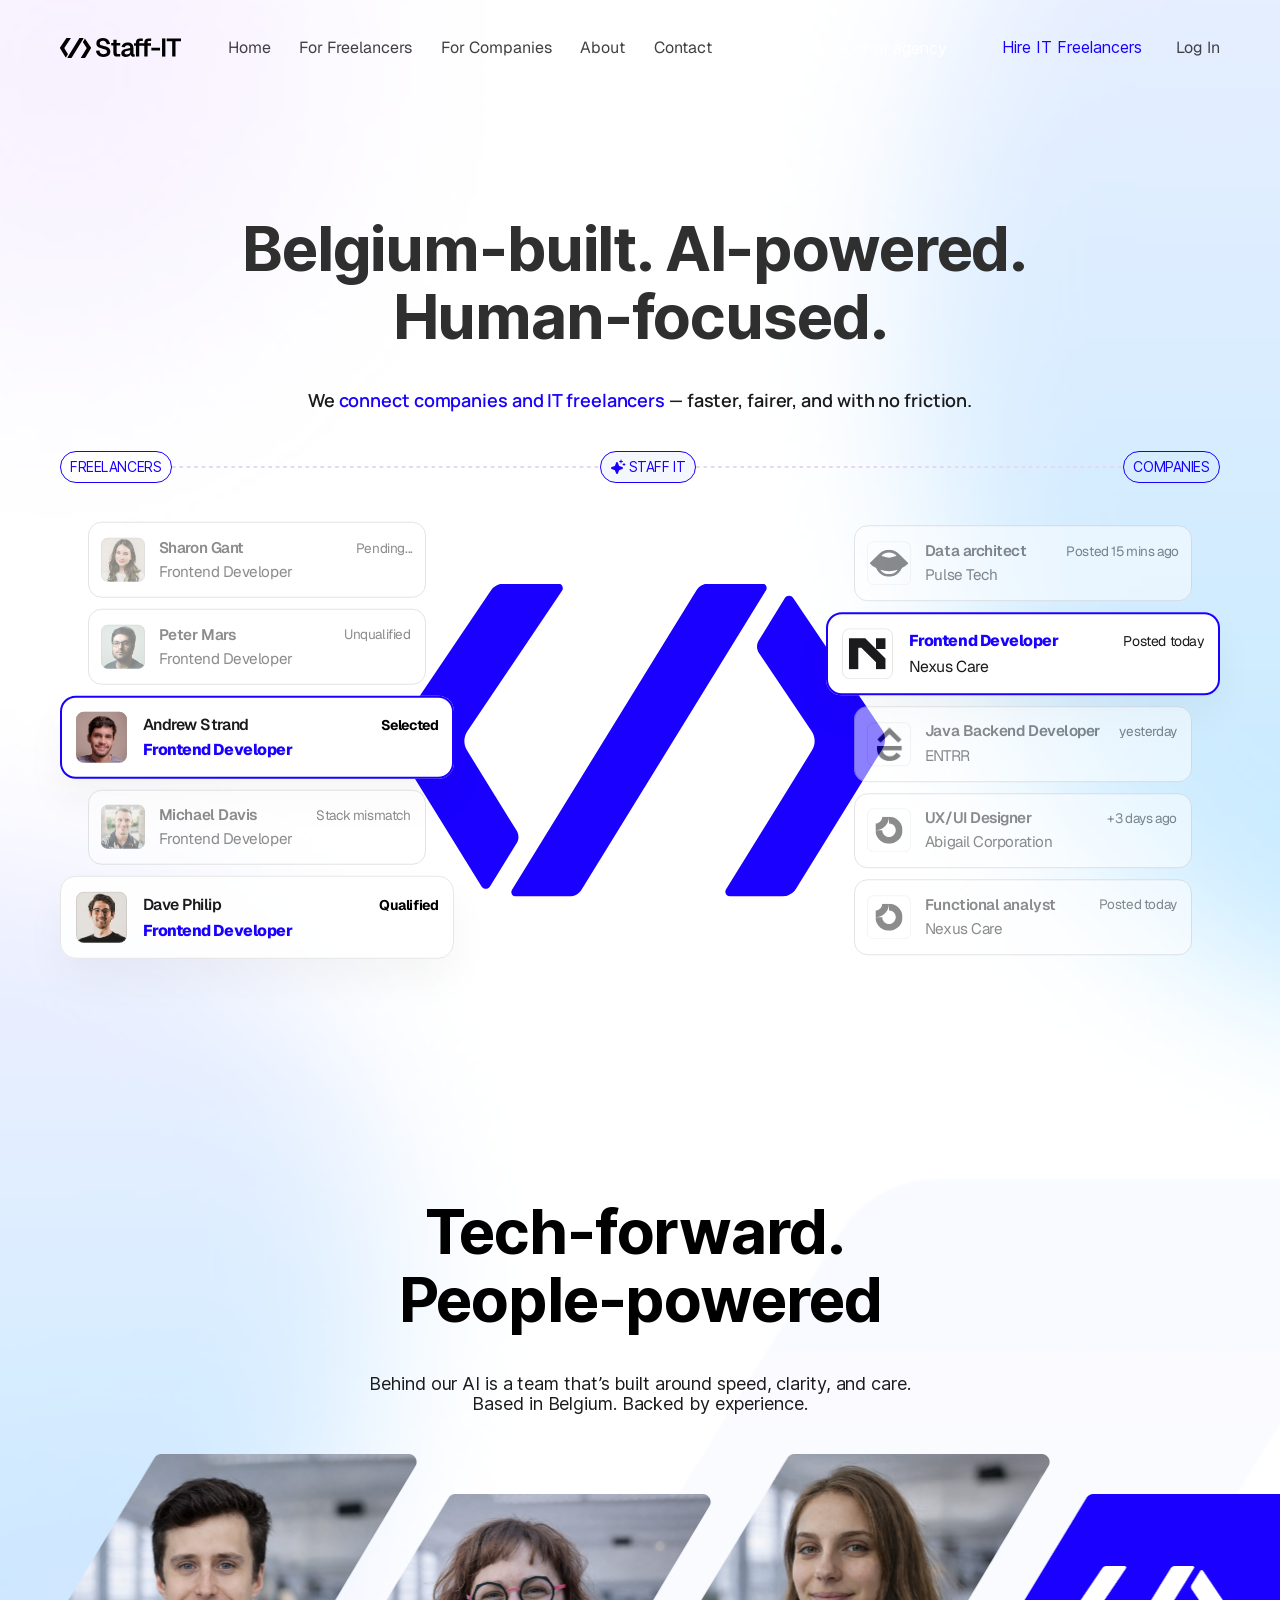
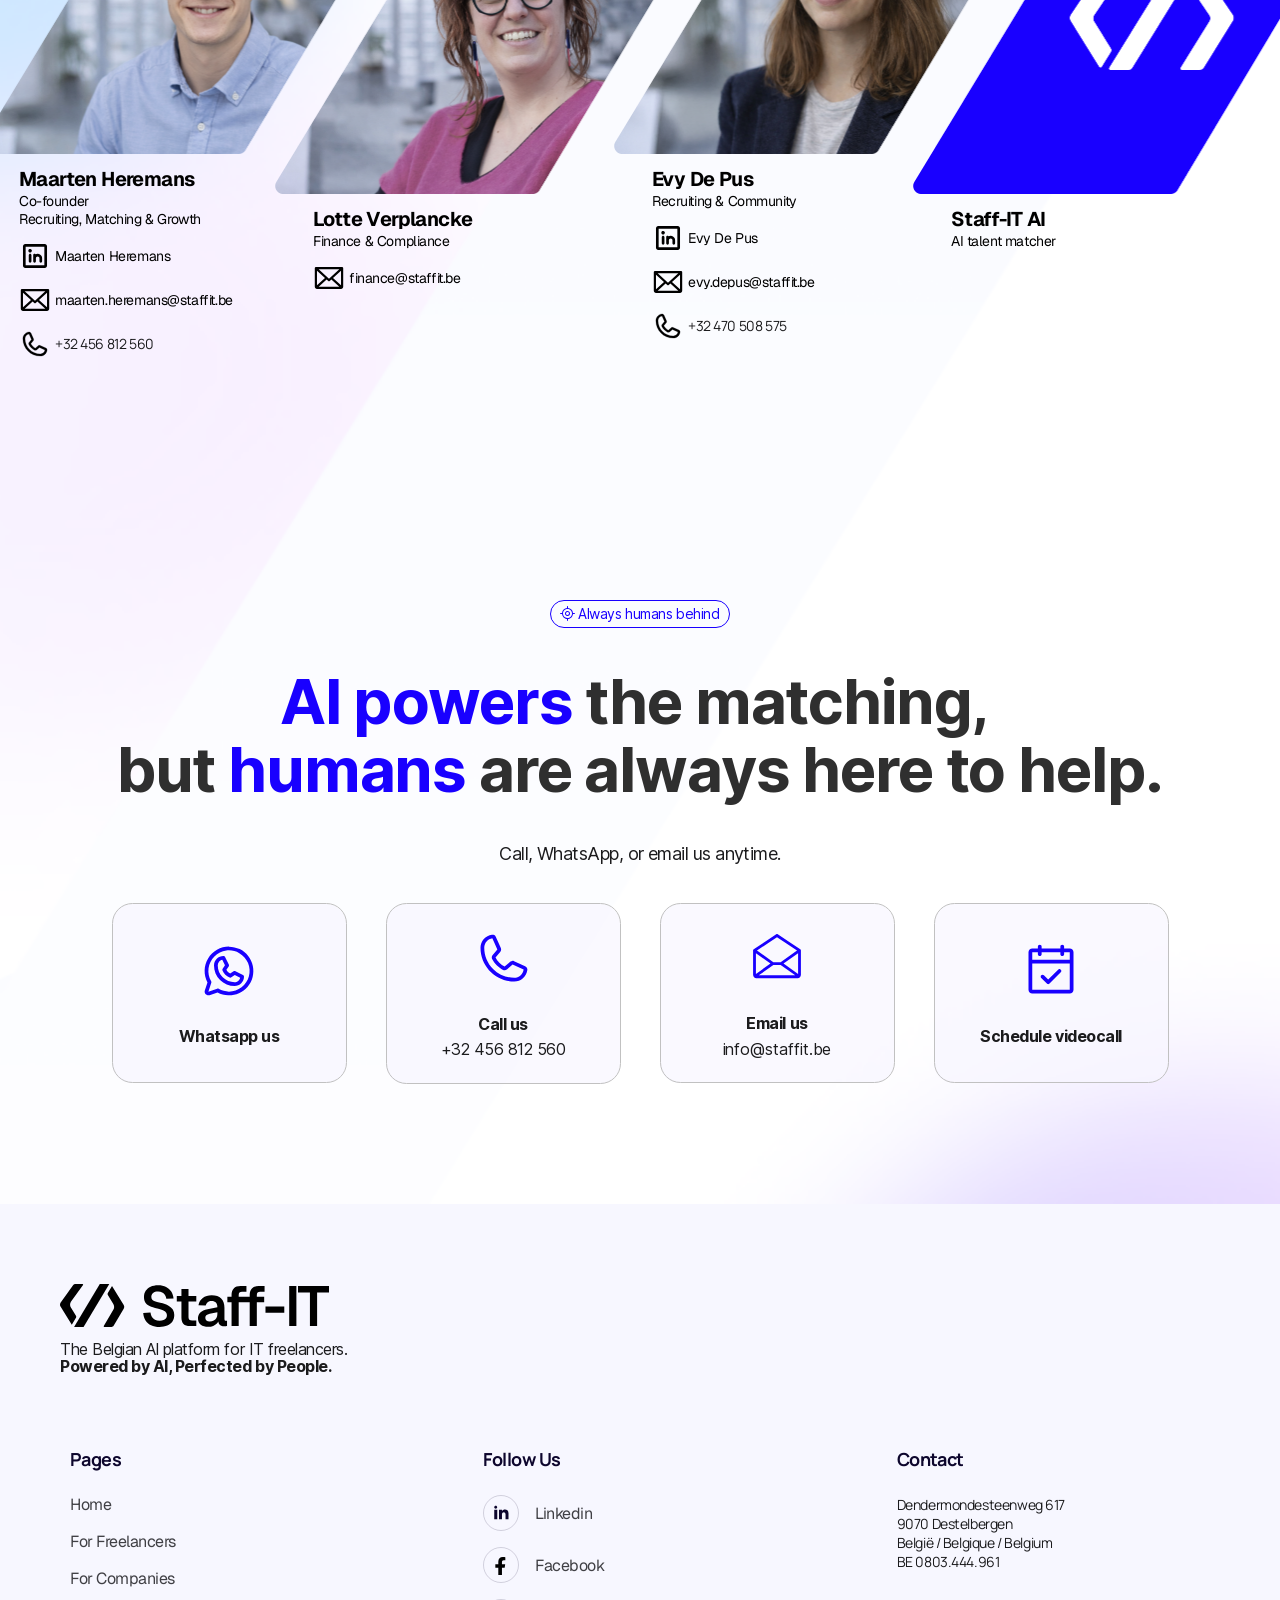
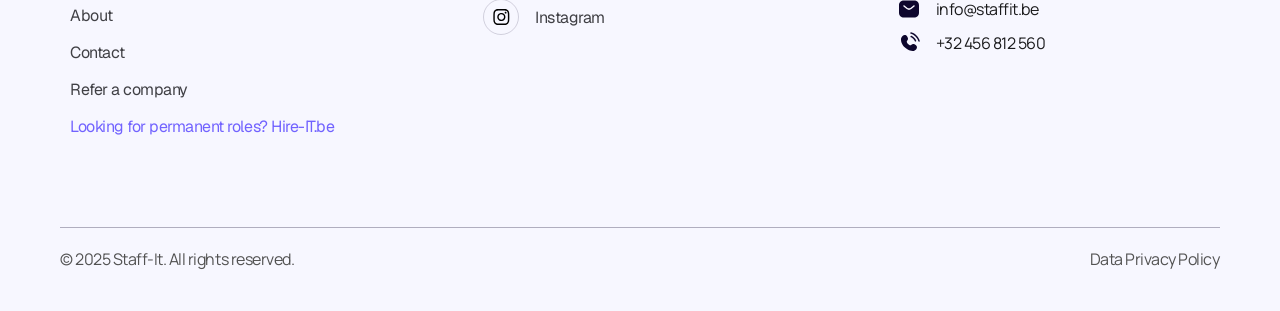
<file: about.html>
<!doctype html>
<!-- Created in Figma Sites -->
<html lang="en">
  <head>
    <script>(function(){function f(i){if(i.loading==="lazy")i.loading="eager"}document.querySelectorAll("img").forEach(f);new MutationObserver(function(ms){for(var i=0;i<ms.length;i++){var m=ms[i];for(var j=0;j<m.addedNodes.length;j++){var n=m.addedNodes[j];if(n.nodeType!==1)continue;if(n.tagName==="IMG")f(n);if(n.querySelectorAll)n.querySelectorAll("img").forEach(f)}if(m.type==="attributes"&&m.target.tagName==="IMG")f(m.target)}}).observe(document.documentElement,{childList:true,subtree:true,attributes:true,attributeFilter:["loading"]})})();</script>
    <meta charset="utf-8" />
    <noscript>
      <style>
        #container {
          display: none;
        }
      </style>
    </noscript>

    <!-- Google Tag Manager -->
<script>(function(w,d,s,l,i){w[l]=w[l]||[];w[l].push({'gtm.start':
new Date().getTime(),event:'gtm.js'});var f=d.getElementsByTagName(s)[0],
j=d.createElement(s),dl=l!='dataLayer'?'&l='+l:'';j.async=true;j.src=
'https://www.googletagmanager.com/gtm.js?id='+i+dl;f.parentNode.insertBefore(j,f);
})(window,document,'script','dataLayer','GTM-MSXGLMQ7');</script>
<!-- End Google Tag Manager -->
    <meta name="viewport" content="width=device-width, initial-scale=1" />
    <meta name="color-scheme" content="light dark" />
    <link rel="preload" href="_runtimes/sites-runtime.a3fb353eae7bae7ccb486ec5a74f6066fc41abbed56a89ac8a3e91afd5a2e468.js" as="script" crossorigin />
    <link rel="preload" href="_components/v2/29f297b63b0c6f98e223d8d58d49903a7271f978.js" as="script" crossorigin />
    <link rel="preload" href="_json/dfa00fc5-bf45-4c4f-be76-8ae690fcbcf0/about.json" as="fetch" />
        <style id="reset-css"> @layer figreset,figoverridable,reset,theme,base,figutils,components,utilities;@layer figoverridable{:root{font-synthesis:none}}@layer figutils{:root{--banner-height:48px;--banner-height-v2:40px;--full-height-with-banner:calc(100dvh - var(--banner-height))}@media (max-width:600px){.banner-v2-container{left:0 !important;right:0 !important;margin:0 auto !important}}.wrapper-with-banner .min-h-screen{min-height:var(--full-height-with-banner)}.wrapper-with-banner .h-screen{height:var(--full-height-with-banner)}}@layer figreset{:root{font-family:var( --default-font-family,ui-sans-serif,system-ui,sans-serif,'Apple Color Emoji','Segoe UI Emoji','Segoe UI Symbol','Noto Color Emoji' )}html{-webkit-text-size-adjust:100%;-webkit-tap-highlight-color:transparent;-webkit-font-smoothing:antialiased;width:100%}body{margin:0;width:100%}body:has([data-page-overflowx='hidden']){overflow-x:hidden}body:has([data-page-overflowx='auto']){overflow-x:auto}}@layer figutils{#container{width:100%}}@layer figreset{*,*:before,*:after{box-sizing:border-box}a{color:inherit;text-decoration:none}button{border:none;background:none;padding:0}h1,h2,h3,h4,h5,h6,p{font-size:inherit;font-weight:inherit}blockquote,dl,dd,h1,h2,h3,h4,h5,h6,hr,figure,p,pre{margin:0}ol,ul,menu{list-style:none;margin:0;padding-inline-start:0}}@layer figutils{:is(.textContents ul,ul.textContents) > li:before{content:'\2022';margin-left:-1.5em;display:inline-block;text-align:center;width:1.5em;-webkit-background-clip:var(--list-marker-background-clip);-webkit-text-fill-color:var(--list-marker-text-fill-color);background-clip:var(--list-marker-background-clip);color:var(--list-marker-color);font-size:var(--list-marker-font-size);line-height:var(--list-marker-line-height);vertical-align:var(--list-marker-vertical-align)}:is(.textContents ol,ol.textContents) > li::marker{color:var(--list-marker-color);font-size:var(--list-marker-font-size);line-height:var(--list-marker-line-height);vertical-align:var(--list-marker-vertical-align)}:is(.textContents,.textContents *).adjustLetterSpacing:after{content:'';margin-left:calc(var(--letter-spacing) * -1)}}@layer figutils{#container .embed{border:none}}@layer figutils{#container .marquee-container{overflow-x:hidden;display:flex;flex-direction:row;position:relative;width:var(--width);transform:var(--transform);&:hover div{animation-play-state:var(--pause-on-hover)}&:active div{animation-play-state:var(--pause-on-click)}&:focus-within > *{animation-play-state:paused !important}}#container .marquee{flex:0 0 auto;min-width:var(--min-width);display:flex;flex-direction:row;align-items:center;animation:scroll var(--duration) linear var(--delay) var(--iteration-count);animation-delay:var(--delay);animation-direction:var(--direction);animation-timing-function:var(--timing-function)}#container .marquee.reduced-motion{@media (prefers-reduced-motion:reduce){animation:none}}@keyframes scroll{0%{transform:translateX(0%)}100%{transform:translateX(-100%)}}#container .marquee-initial-child-container{flex:0 0 auto;display:flex;min-width:auto;flex-direction:row;align-items:center}#container .marquee-child{transform:var(--transform)}}@layer figutils{.code-behavior-wrapper > *{width:100%;height:100%}}@layer figreset{:root{--100dvw:100vw;--100dvh:100vh}@supports (width:100dvw){:root{--100dvw:100dvw;--100dvh:100dvh}}}@layer figutils{.bypass-link{position:fixed;top:16px;left:0;right:0;display:flex;justify-content:center;align-items:center;opacity:0;pointer-events:none}.bypass-link:focus-within{opacity:1;z-index:10000}.bypass-link > a{background-color:#000;color:#fff;border:1px solid #fff;padding:12px 16px;font-size:16px;border-radius:12px;pointer-events:auto}}@layer figreset{:root{text-align:left;button{text-align:left}}}</style><style id="font-faces-1mxh2b"> @font-face{font-family:"Inter:Medium";font-style:normal;src:url("_woff/v2/Inter_1/Inter_1-english.woff2");font-display:block;unicode-range:U+0000-00A0,U+00A2-00A9,U+00AC-00AE,U+00B0-00B7,U+00B9-00BA,U+00BC-00BE,U+00D7,U+00F7,U+2000-206F,U+2074,U+20AC,U+2122,U+2190-21BB,U+2212,U+2215,U+F8FF,U+FEFF,U+FFFD}@font-face{font-family:"Inter:Medium";font-style:normal;src:url("_woff/v2/Inter_1/Inter_1-rest-latin.woff2");font-display:block;unicode-range:U+00A1,U+00AA-00AB,U+00AF,U+00B8,U+00BB,U+00BF-00D6,U+00D8-00F6,U+00F8-00FF,U+0131,U+0152-0153,U+02B0-02FF}@font-face{font-family:"Inter:Medium";font-style:normal;src:url("_woff/v2/Inter_1/Inter_1-latin-extended-a.woff2");font-display:block;unicode-range:U+0100-0130,U+0132-0151,U+0154-017F}@font-face{font-family:"Inter:Medium";font-style:normal;src:url("_woff/v2/Inter_1/Inter_1-latin-extended-b.woff2");font-display:block;unicode-range:U+0180-024F}@font-face{font-family:"Inter:Medium";font-style:normal;src:url("_woff/v2/Inter_1/Inter_1-latin-extended-additional.woff2");font-display:block;unicode-range:U+1E00-1EFF}@font-face{font-family:"Inter:Medium";font-style:normal;src:url("_woff/v2/Inter_1/Inter_1-rest.woff2");font-display:block;unicode-range:U+0250-02AF,U+0300-1DFF,U+1F00-1FFF,U+2070-2073,U+2075-20AB,U+20AD-2121,U+2123-218F,U+21BC-2211,U+2213-2214,U+2216-F8FE,U+F900-FEFE,U+FF00-FFFC,U+FFFE-FFFF}@font-face{font-family:"Inter";font-style:Regular;src:url("_woff/v2/Inter_1/Inter_1-english.woff2");font-display:block;unicode-range:U+0000-00A0,U+00A2-00A9,U+00AC-00AE,U+00B0-00B7,U+00B9-00BA,U+00BC-00BE,U+00D7,U+00F7,U+2000-206F,U+2074,U+20AC,U+2122,U+2190-21BB,U+2212,U+2215,U+F8FF,U+FEFF,U+FFFD}@font-face{font-family:"Inter";font-style:Regular;src:url("_woff/v2/Inter_1/Inter_1-rest-latin.woff2");font-display:block;unicode-range:U+00A1,U+00AA-00AB,U+00AF,U+00B8,U+00BB,U+00BF-00D6,U+00D8-00F6,U+00F8-00FF,U+0131,U+0152-0153,U+02B0-02FF}@font-face{font-family:"Inter";font-style:Regular;src:url("_woff/v2/Inter_1/Inter_1-latin-extended-a.woff2");font-display:block;unicode-range:U+0100-0130,U+0132-0151,U+0154-017F}@font-face{font-family:"Inter";font-style:Regular;src:url("_woff/v2/Inter_1/Inter_1-latin-extended-b.woff2");font-display:block;unicode-range:U+0180-024F}@font-face{font-family:"Inter";font-style:Regular;src:url("_woff/v2/Inter_1/Inter_1-latin-extended-additional.woff2");font-display:block;unicode-range:U+1E00-1EFF}@font-face{font-family:"Inter";font-style:Regular;src:url("_woff/v2/Inter_1/Inter_1-rest.woff2");font-display:block;unicode-range:U+0250-02AF,U+0300-1DFF,U+1F00-1FFF,U+2070-2073,U+2075-20AB,U+20AD-2121,U+2123-218F,U+21BC-2211,U+2213-2214,U+2216-F8FE,U+F900-FEFE,U+FF00-FFFC,U+FFFE-FFFF}@font-face{font-family:"Geist:ExtraBold";font-style:normal;src:url("_woff/v2/Geist_wght__1/Geist_wght__1-english.woff2");font-display:block;unicode-range:U+0000-00A0,U+00A2-00A9,U+00AC-00AE,U+00B0-00B7,U+00B9-00BA,U+00BC-00BE,U+00D7,U+00F7,U+2000-206F,U+2074,U+20AC,U+2122,U+2190-21BB,U+2212,U+2215,U+F8FF,U+FEFF,U+FFFD}@font-face{font-family:"Geist:ExtraBold";font-style:normal;src:url("_woff/v2/Geist_wght__1/Geist_wght__1-rest-latin.woff2");font-display:block;unicode-range:U+00A1,U+00AA-00AB,U+00AF,U+00B8,U+00BB,U+00BF-00D6,U+00D8-00F6,U+00F8-00FF,U+0131,U+0152-0153,U+02B0-02FF}@font-face{font-family:"Geist:ExtraBold";font-style:normal;src:url("_woff/v2/Geist_wght__1/Geist_wght__1-latin-extended-a.woff2");font-display:block;unicode-range:U+0100-0130,U+0132-0151,U+0154-017F}@font-face{font-family:"Geist:ExtraBold";font-style:normal;src:url("_woff/v2/Geist_wght__1/Geist_wght__1-latin-extended-b.woff2");font-display:block;unicode-range:U+0180-024F}@font-face{font-family:"Geist:ExtraBold";font-style:normal;src:url("_woff/v2/Geist_wght__1/Geist_wght__1-latin-extended-additional.woff2");font-display:block;unicode-range:U+1E00-1EFF}@font-face{font-family:"Geist:ExtraBold";font-style:normal;src:url("_woff/v2/Geist_wght__1/Geist_wght__1-rest.woff2");font-display:block;unicode-range:U+0250-02AF,U+0300-1DFF,U+1F00-1FFF,U+2070-2073,U+2075-20AB,U+20AD-2121,U+2123-218F,U+21BC-2211,U+2213-2214,U+2216-F8FE,U+F900-FEFE,U+FF00-FFFC,U+FFFE-FFFF}@font-face{font-family:"Geist";font-style:Bold;src:url("_woff/v2/Geist_wght__1/Geist_wght__1-english.woff2");font-display:block;unicode-range:U+0000-00A0,U+00A2-00A9,U+00AC-00AE,U+00B0-00B7,U+00B9-00BA,U+00BC-00BE,U+00D7,U+00F7,U+2000-206F,U+2074,U+20AC,U+2122,U+2190-21BB,U+2212,U+2215,U+F8FF,U+FEFF,U+FFFD}@font-face{font-family:"Geist";font-style:Bold;src:url("_woff/v2/Geist_wght__1/Geist_wght__1-rest-latin.woff2");font-display:block;unicode-range:U+00A1,U+00AA-00AB,U+00AF,U+00B8,U+00BB,U+00BF-00D6,U+00D8-00F6,U+00F8-00FF,U+0131,U+0152-0153,U+02B0-02FF}@font-face{font-family:"Geist";font-style:Bold;src:url("_woff/v2/Geist_wght__1/Geist_wght__1-latin-extended-a.woff2");font-display:block;unicode-range:U+0100-0130,U+0132-0151,U+0154-017F}@font-face{font-family:"Geist";font-style:Bold;src:url("_woff/v2/Geist_wght__1/Geist_wght__1-latin-extended-b.woff2");font-display:block;unicode-range:U+0180-024F}@font-face{font-family:"Geist";font-style:Bold;src:url("_woff/v2/Geist_wght__1/Geist_wght__1-latin-extended-additional.woff2");font-display:block;unicode-range:U+1E00-1EFF}@font-face{font-family:"Geist";font-style:Bold;src:url("_woff/v2/Geist_wght__1/Geist_wght__1-rest.woff2");font-display:block;unicode-range:U+0250-02AF,U+0300-1DFF,U+1F00-1FFF,U+2070-2073,U+2075-20AB,U+20AD-2121,U+2123-218F,U+21BC-2211,U+2213-2214,U+2216-F8FE,U+F900-FEFE,U+FF00-FFFC,U+FFFE-FFFF}@font-face{font-family:"Manrope:Regular";font-style:normal;src:url("_woff/v2/Manrope_wght__1/Manrope_wght__1-english.woff2");font-display:block;unicode-range:U+0000-00A0,U+00A2-00A9,U+00AC-00AE,U+00B0-00B7,U+00B9-00BA,U+00BC-00BE,U+00D7,U+00F7,U+2000-206F,U+2074,U+20AC,U+2122,U+2190-21BB,U+2212,U+2215,U+F8FF,U+FEFF,U+FFFD}@font-face{font-family:"Manrope:Regular";font-style:normal;src:url("_woff/v2/Manrope_wght__1/Manrope_wght__1-rest-latin.woff2");font-display:block;unicode-range:U+00A1,U+00AA-00AB,U+00AF,U+00B8,U+00BB,U+00BF-00D6,U+00D8-00F6,U+00F8-00FF,U+0131,U+0152-0153,U+02B0-02FF}@font-face{font-family:"Manrope:Regular";font-style:normal;src:url("_woff/v2/Manrope_wght__1/Manrope_wght__1-latin-extended-a.woff2");font-display:block;unicode-range:U+0100-0130,U+0132-0151,U+0154-017F}@font-face{font-family:"Manrope:Regular";font-style:normal;src:url("_woff/v2/Manrope_wght__1/Manrope_wght__1-latin-extended-b.woff2");font-display:block;unicode-range:U+0180-024F}@font-face{font-family:"Manrope:Regular";font-style:normal;src:url("_woff/v2/Manrope_wght__1/Manrope_wght__1-latin-extended-additional.woff2");font-display:block;unicode-range:U+1E00-1EFF}@font-face{font-family:"Manrope:Regular";font-style:normal;src:url("_woff/v2/Manrope_wght__1/Manrope_wght__1-rest.woff2");font-display:block;unicode-range:U+0250-02AF,U+0300-1DFF,U+1F00-1FFF,U+2070-2073,U+2075-20AB,U+20AD-2121,U+2123-218F,U+21BC-2211,U+2213-2214,U+2216-F8FE,U+F900-FEFE,U+FF00-FFFC,U+FFFE-FFFF}@font-face{font-family:"Manrope";font-style:Bold;src:url("_woff/v2/Manrope_wght__1/Manrope_wght__1-english.woff2");font-display:block;unicode-range:U+0000-00A0,U+00A2-00A9,U+00AC-00AE,U+00B0-00B7,U+00B9-00BA,U+00BC-00BE,U+00D7,U+00F7,U+2000-206F,U+2074,U+20AC,U+2122,U+2190-21BB,U+2212,U+2215,U+F8FF,U+FEFF,U+FFFD}@font-face{font-family:"Manrope";font-style:Bold;src:url("_woff/v2/Manrope_wght__1/Manrope_wght__1-rest-latin.woff2");font-display:block;unicode-range:U+00A1,U+00AA-00AB,U+00AF,U+00B8,U+00BB,U+00BF-00D6,U+00D8-00F6,U+00F8-00FF,U+0131,U+0152-0153,U+02B0-02FF}@font-face{font-family:"Manrope";font-style:Bold;src:url("_woff/v2/Manrope_wght__1/Manrope_wght__1-latin-extended-a.woff2");font-display:block;unicode-range:U+0100-0130,U+0132-0151,U+0154-017F}@font-face{font-family:"Manrope";font-style:Bold;src:url("_woff/v2/Manrope_wght__1/Manrope_wght__1-latin-extended-b.woff2");font-display:block;unicode-range:U+0180-024F}@font-face{font-family:"Manrope";font-style:Bold;src:url("_woff/v2/Manrope_wght__1/Manrope_wght__1-latin-extended-additional.woff2");font-display:block;unicode-range:U+1E00-1EFF}@font-face{font-family:"Manrope";font-style:Bold;src:url("_woff/v2/Manrope_wght__1/Manrope_wght__1-rest.woff2");font-display:block;unicode-range:U+0250-02AF,U+0300-1DFF,U+1F00-1FFF,U+2070-2073,U+2075-20AB,U+20AD-2121,U+2123-218F,U+21BC-2211,U+2213-2214,U+2216-F8FE,U+F900-FEFE,U+FF00-FFFC,U+FFFE-FFFF}@font-face{font-family:"Manrope:SemiBold";font-style:normal;src:url("_woff/v2/Manrope_wght__1/Manrope_wght__1-english.woff2");font-display:block;unicode-range:U+0000-00A0,U+00A2-00A9,U+00AC-00AE,U+00B0-00B7,U+00B9-00BA,U+00BC-00BE,U+00D7,U+00F7,U+2000-206F,U+2074,U+20AC,U+2122,U+2190-21BB,U+2212,U+2215,U+F8FF,U+FEFF,U+FFFD}@font-face{font-family:"Manrope:SemiBold";font-style:normal;src:url("_woff/v2/Manrope_wght__1/Manrope_wght__1-rest-latin.woff2");font-display:block;unicode-range:U+00A1,U+00AA-00AB,U+00AF,U+00B8,U+00BB,U+00BF-00D6,U+00D8-00F6,U+00F8-00FF,U+0131,U+0152-0153,U+02B0-02FF}@font-face{font-family:"Manrope:SemiBold";font-style:normal;src:url("_woff/v2/Manrope_wght__1/Manrope_wght__1-latin-extended-a.woff2");font-display:block;unicode-range:U+0100-0130,U+0132-0151,U+0154-017F}@font-face{font-family:"Manrope:SemiBold";font-style:normal;src:url("_woff/v2/Manrope_wght__1/Manrope_wght__1-latin-extended-b.woff2");font-display:block;unicode-range:U+0180-024F}@font-face{font-family:"Manrope:SemiBold";font-style:normal;src:url("_woff/v2/Manrope_wght__1/Manrope_wght__1-latin-extended-additional.woff2");font-display:block;unicode-range:U+1E00-1EFF}@font-face{font-family:"Manrope:SemiBold";font-style:normal;src:url("_woff/v2/Manrope_wght__1/Manrope_wght__1-rest.woff2");font-display:block;unicode-range:U+0250-02AF,U+0300-1DFF,U+1F00-1FFF,U+2070-2073,U+2075-20AB,U+20AD-2121,U+2123-218F,U+21BC-2211,U+2213-2214,U+2216-F8FE,U+F900-FEFE,U+FF00-FFFC,U+FFFE-FFFF}@font-face{font-family:"Geist:Regular";font-style:normal;src:url("_woff/v2/Geist_wght__1/Geist_wght__1-english.woff2");font-display:block;unicode-range:U+0000-00A0,U+00A2-00A9,U+00AC-00AE,U+00B0-00B7,U+00B9-00BA,U+00BC-00BE,U+00D7,U+00F7,U+2000-206F,U+2074,U+20AC,U+2122,U+2190-21BB,U+2212,U+2215,U+F8FF,U+FEFF,U+FFFD}@font-face{font-family:"Geist:Regular";font-style:normal;src:url("_woff/v2/Geist_wght__1/Geist_wght__1-rest-latin.woff2");font-display:block;unicode-range:U+00A1,U+00AA-00AB,U+00AF,U+00B8,U+00BB,U+00BF-00D6,U+00D8-00F6,U+00F8-00FF,U+0131,U+0152-0153,U+02B0-02FF}@font-face{font-family:"Geist:Regular";font-style:normal;src:url("_woff/v2/Geist_wght__1/Geist_wght__1-latin-extended-a.woff2");font-display:block;unicode-range:U+0100-0130,U+0132-0151,U+0154-017F}@font-face{font-family:"Geist:Regular";font-style:normal;src:url("_woff/v2/Geist_wght__1/Geist_wght__1-latin-extended-b.woff2");font-display:block;unicode-range:U+0180-024F}@font-face{font-family:"Geist:Regular";font-style:normal;src:url("_woff/v2/Geist_wght__1/Geist_wght__1-latin-extended-additional.woff2");font-display:block;unicode-range:U+1E00-1EFF}@font-face{font-family:"Geist:Regular";font-style:normal;src:url("_woff/v2/Geist_wght__1/Geist_wght__1-rest.woff2");font-display:block;unicode-range:U+0250-02AF,U+0300-1DFF,U+1F00-1FFF,U+2070-2073,U+2075-20AB,U+20AD-2121,U+2123-218F,U+21BC-2211,U+2213-2214,U+2216-F8FE,U+F900-FEFE,U+FF00-FFFC,U+FFFE-FFFF}@font-face{font-family:"Geist:SemiBold";font-style:normal;src:url("_woff/v2/Geist_wght__1/Geist_wght__1-english.woff2");font-display:block;unicode-range:U+0000-00A0,U+00A2-00A9,U+00AC-00AE,U+00B0-00B7,U+00B9-00BA,U+00BC-00BE,U+00D7,U+00F7,U+2000-206F,U+2074,U+20AC,U+2122,U+2190-21BB,U+2212,U+2215,U+F8FF,U+FEFF,U+FFFD}@font-face{font-family:"Geist:SemiBold";font-style:normal;src:url("_woff/v2/Geist_wght__1/Geist_wght__1-rest-latin.woff2");font-display:block;unicode-range:U+00A1,U+00AA-00AB,U+00AF,U+00B8,U+00BB,U+00BF-00D6,U+00D8-00F6,U+00F8-00FF,U+0131,U+0152-0153,U+02B0-02FF}@font-face{font-family:"Geist:SemiBold";font-style:normal;src:url("_woff/v2/Geist_wght__1/Geist_wght__1-latin-extended-a.woff2");font-display:block;unicode-range:U+0100-0130,U+0132-0151,U+0154-017F}@font-face{font-family:"Geist:SemiBold";font-style:normal;src:url("_woff/v2/Geist_wght__1/Geist_wght__1-latin-extended-b.woff2");font-display:block;unicode-range:U+0180-024F}@font-face{font-family:"Geist:SemiBold";font-style:normal;src:url("_woff/v2/Geist_wght__1/Geist_wght__1-latin-extended-additional.woff2");font-display:block;unicode-range:U+1E00-1EFF}@font-face{font-family:"Geist:SemiBold";font-style:normal;src:url("_woff/v2/Geist_wght__1/Geist_wght__1-rest.woff2");font-display:block;unicode-range:U+0250-02AF,U+0300-1DFF,U+1F00-1FFF,U+2070-2073,U+2075-20AB,U+20AD-2121,U+2123-218F,U+21BC-2211,U+2213-2214,U+2216-F8FE,U+F900-FEFE,U+FF00-FFFC,U+FFFE-FFFF}@font-face{font-family:"Manrope:Bold";font-style:normal;src:url("_woff/v2/Manrope_wght__1/Manrope_wght__1-english.woff2");font-display:block;unicode-range:U+0000-00A0,U+00A2-00A9,U+00AC-00AE,U+00B0-00B7,U+00B9-00BA,U+00BC-00BE,U+00D7,U+00F7,U+2000-206F,U+2074,U+20AC,U+2122,U+2190-21BB,U+2212,U+2215,U+F8FF,U+FEFF,U+FFFD}@font-face{font-family:"Manrope:Bold";font-style:normal;src:url("_woff/v2/Manrope_wght__1/Manrope_wght__1-rest-latin.woff2");font-display:block;unicode-range:U+00A1,U+00AA-00AB,U+00AF,U+00B8,U+00BB,U+00BF-00D6,U+00D8-00F6,U+00F8-00FF,U+0131,U+0152-0153,U+02B0-02FF}@font-face{font-family:"Manrope:Bold";font-style:normal;src:url("_woff/v2/Manrope_wght__1/Manrope_wght__1-latin-extended-a.woff2");font-display:block;unicode-range:U+0100-0130,U+0132-0151,U+0154-017F}@font-face{font-family:"Manrope:Bold";font-style:normal;src:url("_woff/v2/Manrope_wght__1/Manrope_wght__1-latin-extended-b.woff2");font-display:block;unicode-range:U+0180-024F}@font-face{font-family:"Manrope:Bold";font-style:normal;src:url("_woff/v2/Manrope_wght__1/Manrope_wght__1-latin-extended-additional.woff2");font-display:block;unicode-range:U+1E00-1EFF}@font-face{font-family:"Manrope:Bold";font-style:normal;src:url("_woff/v2/Manrope_wght__1/Manrope_wght__1-rest.woff2");font-display:block;unicode-range:U+0250-02AF,U+0300-1DFF,U+1F00-1FFF,U+2070-2073,U+2075-20AB,U+20AD-2121,U+2123-218F,U+21BC-2211,U+2213-2214,U+2216-F8FE,U+F900-FEFE,U+FF00-FFFC,U+FFFE-FFFF}@font-face{font-family:"Geist:Medium";font-style:normal;src:url("_woff/v2/Geist_wght__1/Geist_wght__1-english.woff2");font-display:block;unicode-range:U+0000-00A0,U+00A2-00A9,U+00AC-00AE,U+00B0-00B7,U+00B9-00BA,U+00BC-00BE,U+00D7,U+00F7,U+2000-206F,U+2074,U+20AC,U+2122,U+2190-21BB,U+2212,U+2215,U+F8FF,U+FEFF,U+FFFD}@font-face{font-family:"Geist:Medium";font-style:normal;src:url("_woff/v2/Geist_wght__1/Geist_wght__1-rest-latin.woff2");font-display:block;unicode-range:U+00A1,U+00AA-00AB,U+00AF,U+00B8,U+00BB,U+00BF-00D6,U+00D8-00F6,U+00F8-00FF,U+0131,U+0152-0153,U+02B0-02FF}@font-face{font-family:"Geist:Medium";font-style:normal;src:url("_woff/v2/Geist_wght__1/Geist_wght__1-latin-extended-a.woff2");font-display:block;unicode-range:U+0100-0130,U+0132-0151,U+0154-017F}@font-face{font-family:"Geist:Medium";font-style:normal;src:url("_woff/v2/Geist_wght__1/Geist_wght__1-latin-extended-b.woff2");font-display:block;unicode-range:U+0180-024F}@font-face{font-family:"Geist:Medium";font-style:normal;src:url("_woff/v2/Geist_wght__1/Geist_wght__1-latin-extended-additional.woff2");font-display:block;unicode-range:U+1E00-1EFF}@font-face{font-family:"Geist:Medium";font-style:normal;src:url("_woff/v2/Geist_wght__1/Geist_wght__1-rest.woff2");font-display:block;unicode-range:U+0250-02AF,U+0300-1DFF,U+1F00-1FFF,U+2070-2073,U+2075-20AB,U+20AD-2121,U+2123-218F,U+21BC-2211,U+2213-2214,U+2216-F8FE,U+F900-FEFE,U+FF00-FFFC,U+FFFE-FFFF}@font-face{font-family:"Geist:Bold";font-style:normal;src:url("_woff/v2/Geist_wght__1/Geist_wght__1-english.woff2");font-display:block;unicode-range:U+0000-00A0,U+00A2-00A9,U+00AC-00AE,U+00B0-00B7,U+00B9-00BA,U+00BC-00BE,U+00D7,U+00F7,U+2000-206F,U+2074,U+20AC,U+2122,U+2190-21BB,U+2212,U+2215,U+F8FF,U+FEFF,U+FFFD}@font-face{font-family:"Geist:Bold";font-style:normal;src:url("_woff/v2/Geist_wght__1/Geist_wght__1-rest-latin.woff2");font-display:block;unicode-range:U+00A1,U+00AA-00AB,U+00AF,U+00B8,U+00BB,U+00BF-00D6,U+00D8-00F6,U+00F8-00FF,U+0131,U+0152-0153,U+02B0-02FF}@font-face{font-family:"Geist:Bold";font-style:normal;src:url("_woff/v2/Geist_wght__1/Geist_wght__1-latin-extended-a.woff2");font-display:block;unicode-range:U+0100-0130,U+0132-0151,U+0154-017F}@font-face{font-family:"Geist:Bold";font-style:normal;src:url("_woff/v2/Geist_wght__1/Geist_wght__1-latin-extended-b.woff2");font-display:block;unicode-range:U+0180-024F}@font-face{font-family:"Geist:Bold";font-style:normal;src:url("_woff/v2/Geist_wght__1/Geist_wght__1-latin-extended-additional.woff2");font-display:block;unicode-range:U+1E00-1EFF}@font-face{font-family:"Geist:Bold";font-style:normal;src:url("_woff/v2/Geist_wght__1/Geist_wght__1-rest.woff2");font-display:block;unicode-range:U+0250-02AF,U+0300-1DFF,U+1F00-1FFF,U+2070-2073,U+2075-20AB,U+20AD-2121,U+2123-218F,U+21BC-2211,U+2213-2214,U+2216-F8FE,U+F900-FEFE,U+FF00-FFFC,U+FFFE-FFFF}@font-face{font-family:"Inter:Semi Bold";font-style:normal;src:url("_woff/v2/Inter_1/Inter_1-english.woff2");font-display:block;unicode-range:U+0000-00A0,U+00A2-00A9,U+00AC-00AE,U+00B0-00B7,U+00B9-00BA,U+00BC-00BE,U+00D7,U+00F7,U+2000-206F,U+2074,U+20AC,U+2122,U+2190-21BB,U+2212,U+2215,U+F8FF,U+FEFF,U+FFFD}@font-face{font-family:"Inter:Semi Bold";font-style:normal;src:url("_woff/v2/Inter_1/Inter_1-rest-latin.woff2");font-display:block;unicode-range:U+00A1,U+00AA-00AB,U+00AF,U+00B8,U+00BB,U+00BF-00D6,U+00D8-00F6,U+00F8-00FF,U+0131,U+0152-0153,U+02B0-02FF}@font-face{font-family:"Inter:Semi Bold";font-style:normal;src:url("_woff/v2/Inter_1/Inter_1-latin-extended-a.woff2");font-display:block;unicode-range:U+0100-0130,U+0132-0151,U+0154-017F}@font-face{font-family:"Inter:Semi Bold";font-style:normal;src:url("_woff/v2/Inter_1/Inter_1-latin-extended-b.woff2");font-display:block;unicode-range:U+0180-024F}@font-face{font-family:"Inter:Semi Bold";font-style:normal;src:url("_woff/v2/Inter_1/Inter_1-latin-extended-additional.woff2");font-display:block;unicode-range:U+1E00-1EFF}@font-face{font-family:"Inter:Semi Bold";font-style:normal;src:url("_woff/v2/Inter_1/Inter_1-rest.woff2");font-display:block;unicode-range:U+0250-02AF,U+0300-1DFF,U+1F00-1FFF,U+2070-2073,U+2075-20AB,U+20AD-2121,U+2123-218F,U+21BC-2211,U+2213-2214,U+2216-F8FE,U+F900-FEFE,U+FF00-FFFC,U+FFFE-FFFF}@font-face{font-family:"Inter:Bold";font-style:normal;src:url("_woff/v2/Inter_1/Inter_1-english.woff2");font-display:block;unicode-range:U+0000-00A0,U+00A2-00A9,U+00AC-00AE,U+00B0-00B7,U+00B9-00BA,U+00BC-00BE,U+00D7,U+00F7,U+2000-206F,U+2074,U+20AC,U+2122,U+2190-21BB,U+2212,U+2215,U+F8FF,U+FEFF,U+FFFD}@font-face{font-family:"Inter:Bold";font-style:normal;src:url("_woff/v2/Inter_1/Inter_1-rest-latin.woff2");font-display:block;unicode-range:U+00A1,U+00AA-00AB,U+00AF,U+00B8,U+00BB,U+00BF-00D6,U+00D8-00F6,U+00F8-00FF,U+0131,U+0152-0153,U+02B0-02FF}@font-face{font-family:"Inter:Bold";font-style:normal;src:url("_woff/v2/Inter_1/Inter_1-latin-extended-a.woff2");font-display:block;unicode-range:U+0100-0130,U+0132-0151,U+0154-017F}@font-face{font-family:"Inter:Bold";font-style:normal;src:url("_woff/v2/Inter_1/Inter_1-latin-extended-b.woff2");font-display:block;unicode-range:U+0180-024F}@font-face{font-family:"Inter:Bold";font-style:normal;src:url("_woff/v2/Inter_1/Inter_1-latin-extended-additional.woff2");font-display:block;unicode-range:U+1E00-1EFF}@font-face{font-family:"Inter:Bold";font-style:normal;src:url("_woff/v2/Inter_1/Inter_1-rest.woff2");font-display:block;unicode-range:U+0250-02AF,U+0300-1DFF,U+1F00-1FFF,U+2070-2073,U+2075-20AB,U+20AD-2121,U+2123-218F,U+21BC-2211,U+2213-2214,U+2216-F8FE,U+F900-FEFE,U+FF00-FFFC,U+FFFE-FFFF}@font-face{font-family:"Inter:Regular";font-style:normal;src:url("_woff/v2/Inter_1/Inter_1-english.woff2");font-display:block;unicode-range:U+0000-00A0,U+00A2-00A9,U+00AC-00AE,U+00B0-00B7,U+00B9-00BA,U+00BC-00BE,U+00D7,U+00F7,U+2000-206F,U+2074,U+20AC,U+2122,U+2190-21BB,U+2212,U+2215,U+F8FF,U+FEFF,U+FFFD}@font-face{font-family:"Inter:Regular";font-style:normal;src:url("_woff/v2/Inter_1/Inter_1-rest-latin.woff2");font-display:block;unicode-range:U+00A1,U+00AA-00AB,U+00AF,U+00B8,U+00BB,U+00BF-00D6,U+00D8-00F6,U+00F8-00FF,U+0131,U+0152-0153,U+02B0-02FF}@font-face{font-family:"Inter:Regular";font-style:normal;src:url("_woff/v2/Inter_1/Inter_1-latin-extended-a.woff2");font-display:block;unicode-range:U+0100-0130,U+0132-0151,U+0154-017F}@font-face{font-family:"Inter:Regular";font-style:normal;src:url("_woff/v2/Inter_1/Inter_1-latin-extended-b.woff2");font-display:block;unicode-range:U+0180-024F}@font-face{font-family:"Inter:Regular";font-style:normal;src:url("_woff/v2/Inter_1/Inter_1-latin-extended-additional.woff2");font-display:block;unicode-range:U+1E00-1EFF}@font-face{font-family:"Inter:Regular";font-style:normal;src:url("_woff/v2/Inter_1/Inter_1-rest.woff2");font-display:block;unicode-range:U+0250-02AF,U+0300-1DFF,U+1F00-1FFF,U+2070-2073,U+2075-20AB,U+20AD-2121,U+2123-218F,U+21BC-2211,U+2213-2214,U+2216-F8FE,U+F900-FEFE,U+FF00-FFFC,U+FFFE-FFFF}</style><style id="breakpoint-css">@media (width < 1280px){[data-breakpoint-id="node-43_67074"]{display:none !important}}@media (width >= 1280px) or (width < 800px){[data-breakpoint-id="node-43_67333"]{display:none !important}}@media (width >= 800px){[data-breakpoint-id="node-43_67592"]{display:none !important}}</style><style id="body-background-color">@media (max-width: 799px) { body:has([data-breakpoint-id="node-43_67592"]) { background-color: white } }
@media (max-width: 1279px), (min-width: 800px) { body:has([data-breakpoint-id="node-43_67333"]) { background-color: white } }
@media (min-width: 1280px) { body:has([data-breakpoint-id="node-43_67074"]) { background-color: white } }</style><style id="ssr-css">#container .css-oljopy {position: relative; display: flex; flex-direction: column; align-items: center;}#container .css-50jkpj {min-width: var(--content-min-width); width: 100%;}#container .css-hss0xa {--content-min-width: 100%; --content-min-height: var(--100dvh); isolation: isolate; align-content: stretch; overflow: clip;}#container .css-trglf0 {position: absolute;}#container .css-r0azwh {inset: 0px; pointer-events: none;}#container .css-atgcpy {background-color: #fff;}#container .css-ez8men {max-width: none; width: 100%; height: 100%;}#container .css-wyeeme {object-fit: cover; opacity: 0.46;}#container .css-vfncl8 {position: sticky; flex-shrink: 0;}#container .css-z3suvn {top: 0px; width: 100%;}#container .css-bx0a2n {z-index: 5;}#container .css-ggwoeh {inset: 0px;}#container .css-5eam1e {pointer-events: none;}#container .css-7abz5d {display: flex; justify-content: space-between; align-items: center; position: relative; border-radius: inherit;}#container .css-paq0kv {align-content: stretch;}#container .css-j9f0op {width: 100%; height: 100%;}#container .css-7y6cel {position: relative; flex: 1 0 0;}#container .css-2fgpwh {min-width: 1px;}#container .css-wcbkz4 {display: flex; flex-direction: row; align-items: center; border-radius: inherit;}#container .css-is2hx9 {display: flex; justify-content: space-between; align-items: center; position: relative; padding: 12px;}#container .css-cpq5o1 {width: 121px; height: 20px;}#container .css-5knerd {position: relative; flex-shrink: 0;}#container .css-134pm3 {cursor: pointer;}#container .css-8kkpf5 {display: block; position: relative; border-radius: inherit;}#container .css-roiesn {position: absolute; display: block;}#container .css-51piak {left: 0px; right: 74.74%; top: 0px; bottom: 0px;}#container .css-8zr56v {display: block;}#container .css-wixxpz {inset: 0;}#container .css-pj62eg {left: 29.98%; right: 0px; top: 1.57%; bottom: 1.57%;}#container .css-ayg824 {flex: 0 0 auto;}#container .css-2yjztp {transform: matrix(1, 0, 0, -1, 0, 0);}#container .css-bhht40 {position: relative; flex-shrink: 0; display: flex; align-items: center; justify-content: center;}#container .css-vf8mzy {position: relative; display: block;}#container .css-ailwp {width: 30px; height: 30px;}#container .css-tzn6qh {display: block; position: absolute;}#container .css-7kv4dh {inset: 0px;}#container .css-3eutuf {max-width: 1440px; width: 100%;}#container .css-bx0a1s {z-index: 4;}#container .css-e1d1o2 {display: flex; flex-direction: column; align-items: center; justify-content: center; border-radius: inherit;}#container .css-jo8ywo {width: 100%; height: 100%; max-width: inherit;}#container .css-qs5z68 {max-width: inherit; width: 100%; height: 100%;}#container .css-tpj7cz {display: flex; flex-direction: column; justify-content: center; align-items: center; gap: 40px; position: relative; padding: 60px 16px;}#container .css-dczajm {position: relative; flex-shrink: 0; display: flex; flex-direction: column; align-items: center;}#container .css-v27th6 {width: 100%;}#container .css-wc1msa {position: relative; flex-shrink: 0; display: block;}#container .css-g8igq5 {font-family: "Inter:Bold",sans-serif; word-break: break-word; font-weight: 700; font-style: normal; font-size: var(--responsive-font-size,62px); letter-spacing: var(--responsive-letter-spacing,-1.86px); text-align: center; line-height: 0;}#container .css-smqy6m {font-variation-settings: normal; color: #2f2f2f; -webkit-text-fill-color: #2f2f2f; --letter-spacing: var(--responsive-letter-spacing,-1.86px);}@media (min-width: 1px) {#container .css-smqy6m {color: #2f2f2f; -webkit-text-fill-color: #2f2f2f; --responsive-font-size: 32px; --responsive-letter-spacing: -0.3072px; --responsive-line-height: 1.1;}}@media (min-width: 800px) {#container .css-smqy6m {color: #2f2f2f; -webkit-text-fill-color: #2f2f2f; --responsive-font-size: 52px; --responsive-letter-spacing: -0.8112px; --responsive-line-height: 1.1;}}@media (min-width: 1280px) {#container .css-smqy6m {color: #2f2f2f; -webkit-text-fill-color: #2f2f2f; --responsive-font-size: 62px; --responsive-letter-spacing: -1.1532px; --responsive-line-height: 1.1;}}#container .css-8jchzs {display: block; margin-bottom: 0px;}#container .css-mjvhbf {line-height: var(--responsive-line-height,1.1); white-space: pre-wrap;}#container .css-oskyuy {}@media (min-width: 1px) {#container .css-oskyuy {--responsive-font-size: 32px;}}@media (min-width: 800px) {#container .css-oskyuy {--responsive-font-size: 52px;}}@media (min-width: 1280px) {#container .css-oskyuy {--responsive-font-size: 62px;}}#container .css-nf5ac4 {display: block; position: relative; flex-shrink: 0;}#container .css-xr2byt {font-family: "Inter:Regular",sans-serif; word-break: break-word; font-weight: 400; font-style: normal; font-size: var(--responsive-font-size,18px); letter-spacing: var(--responsive-letter-spacing,-0.54px); text-align: center; line-height: var(--responsive-line-height,1.1);}#container .css-oae407 {font-variation-settings: normal; color: #2f2f2f; -webkit-text-fill-color: #2f2f2f; --letter-spacing: var(--responsive-letter-spacing,-0.54px);}@media (min-width: 0px) {#container .css-oae407 {--responsive-font-size: 16px;}}@media (min-width: 800px) {#container .css-oae407 {--responsive-font-size: 16px;}}@media (min-width: 1280px) {#container .css-oae407 {--responsive-font-size: 18px;}}#container .css-g7h9eo {position: relative; flex-shrink: 0; display: flex; justify-content: center; align-items: center;}#container .css-3699qd {position: relative; flex-shrink: 0; display: flex; align-items: center; border-radius: 99px; padding: 4px 10px;}#container .css-y2zbtd {border-style: solid; border-color: #1900ff; border-top-width: 1px; border-bottom-width: 1px; border-left-width: 1px; border-right-width: 1px; position: absolute; border-radius: 99px;}#container .css-5idvcx {font-family: "Inter:Regular",sans-serif; word-break: break-word; font-weight: 400; font-style: normal; font-size: var(--responsive-font-size,14px); letter-spacing: var(--responsive-letter-spacing,-0.42px); line-height: var(--responsive-line-height,24px); white-space: nowrap;}#container .css-u14isc {font-variation-settings: normal; color: #1900ff; -webkit-text-fill-color: #1900ff; --letter-spacing: var(--responsive-letter-spacing,-0.42px);}@media (min-width: 0px) {#container .css-u14isc {--responsive-font-size: 10px;}}@media (min-width: 800px) {#container .css-u14isc {--responsive-font-size: 10px;}}@media (min-width: 1280px) {#container .css-u14isc {--responsive-font-size: 14px;}}#container .css-824tq0 {height: 0px; min-width: 1px;}#container .css-uwf2km {position: relative; flex: 1 0 0; display: block;}#container .css-4rj0pf {top: -1.14px; left: 0; right: 0; bottom: -1.14px;}#container .css-autork {position: relative; flex-shrink: 0; display: flex; align-items: center; gap: 3px; border-radius: 99px; padding: 4px 10px;}#container .css-c7mruh {align-content: stretch; background-color: #f5f7ff;}#container .css-tahzax {width: 16px; height: 16px;}#container .css-t93u4r {height: 354px; width: 100%;}#container .css-ewpsya {transform: translateY(-50%); aspect-ratio: 491/313;}#container .css-jgyqsh {left: 32px; right: 33px; top: calc(50% + 4.1px);}#container .css-9rrs0g {width: 236.327px; left: 0px; top: -0.4px;}#container .css-k284r1 {position: absolute; display: flex; flex-direction: column; justify-content: center; align-items: center; gap: 6.596px;}#container .css-3i6tip {position: relative; flex-shrink: 0; border-radius: 9.453px;}#container .css-edz3ch {background-color: rgba(255,255,255,0.9);}#container .css-gxdil1 {overflow: clip;}#container .css-t8zmbz {border-radius: inherit;}#container .css-t1d3v3 {display: flex; align-items: flex-start; gap: 23.633px; position: relative; padding: 9.453px;}#container .css-f330h5 {position: relative; flex: 1 0 0; display: flex; align-items: center; gap: 9.453px;}#container .css-a6ct39 {width: 30.722px; height: 30.722px;}#container .css-nuwa8f {position: relative; flex-shrink: 0; border-radius: 4.727px;}#container .css-diug9s {display: flex; justify-content: center; align-items: center; position: relative; border-radius: inherit; padding: 3.545px;}#container .css-2gbjjk {align-content: stretch; overflow: clip;}#container .css-8udnoe {width: 38.803px; height: 38.803px; left: -4.04px; top: 0px;}#container .css-qhd53h {object-fit: cover;}#container .css-ylx4ov {border-style: solid; border-color: rgba(150,150,149,0.24); border-top-width: 0.591px; border-bottom-width: 0.591px; border-left-width: 0.591px; border-right-width: 0.591px; position: absolute; border-radius: 4.727px;}#container .css-mi75ij {position: relative; flex: 1 0 0; display: flex; flex-direction: column; align-items: flex-start;}#container .css-k0x86l {font-family: "Geist:SemiBold",sans-serif; word-break: break-word; font-weight: 600; font-size: 9.453px; letter-spacing: -0.2836px; line-height: 1.6;}#container .css-ffl3e8 {font-variation-settings: normal; color: #1b1b1d; -webkit-text-fill-color: #1b1b1d; --letter-spacing: -0.2836px;}#container .css-i1qeh5 {font-family: "Geist:ExtraBold",sans-serif; word-break: break-word; font-weight: 800; font-size: 9.453px; letter-spacing: -0.2836px; line-height: 1.6;}#container .css-6o4umu {font-variation-settings: normal; color: #1900ff; -webkit-text-fill-color: #1900ff; --letter-spacing: -0.2836px;}#container .css-4puhhk {right: 9.1px; top: 10.64px;}#container .css-enkqzz {font-family: "Geist:Bold",sans-serif; word-break: break-word; font-weight: 700; font-size: 8.403px; letter-spacing: -0.2521px; text-align: right; line-height: 1.6; white-space: nowrap;}#container .css-y64gmv {font-variation-settings: normal; color: #000; -webkit-text-fill-color: #000; --letter-spacing: -0.2521px;}#container .css-mvpcdj {box-shadow: 0px 12.604px 25.208px 0.525px rgba(26,27,24,0.04); pointer-events: none;}#container .css-c40tmf {border-style: solid; border-color: rgba(150,150,149,0.24); border-top-width: 0.525px; border-bottom-width: 0.525px; border-left-width: 0.525px; border-right-width: 0.525px; position: absolute; border-radius: 9.453px;}#container .css-aakn58 {width: 202.956px;}#container .css-xp8ze9 {position: relative; flex-shrink: 0; border-radius: 8.118px;}#container .css-jkxbr0 {opacity: 0.5; background-color: #fff;}#container .css-i4lpwa {display: flex; align-items: flex-start; gap: 20.296px; position: relative; border-radius: inherit; padding: 8.118px;}#container .css-elze9w {position: relative; flex: 1 0 0; display: flex; align-items: center; gap: 8.118px;}#container .css-u38f95 {width: 26.384px; height: 26.384px;}#container .css-1kdh3j {position: relative; flex-shrink: 0; border-radius: 4.059px;}#container .css-ick9rg {display: flex; justify-content: center; align-items: center; position: relative; border-radius: inherit; padding: 3.044px;}#container .css-y0cw7y {width: 45.45px; height: 68.175px; left: -9.53px; top: -13.89px;}#container .css-fvtflr {border-style: solid; border-color: rgba(150,150,149,0.24); border-top-width: 0.507px; border-bottom-width: 0.507px; border-left-width: 0.507px; border-right-width: 0.507px; position: absolute; border-radius: 4.059px;}#container .css-gkeiki {font-family: "Geist:SemiBold",sans-serif; word-break: break-word; font-weight: 600; font-size: 9.133px; letter-spacing: -0.274px; line-height: 1.6;}#container .css-jp02jy {font-variation-settings: normal; color: #1b1b1d; -webkit-text-fill-color: #1b1b1d; --letter-spacing: -0.274px;}#container .css-jygjur {font-family: "Geist:Regular",sans-serif; word-break: break-word; font-weight: 400; font-size: 9.133px; letter-spacing: -0.274px; line-height: 1.6;}#container .css-slrknl {right: 8.65px; top: 9.13px;}#container .css-ogukf2 {font-family: "Geist:Regular",sans-serif; word-break: break-word; font-weight: 400; font-size: 8.118px; letter-spacing: -0.2435px; text-align: right; line-height: 1.6; white-space: nowrap;}#container .css-34lywl {font-variation-settings: normal; color: #1b1b1d; -webkit-text-fill-color: #1b1b1d; --letter-spacing: -0.2435px;}#container .css-qe3xsg {border-style: solid; border-color: rgba(150,150,149,0.5); border-top-width: 0.507px; border-bottom-width: 0.507px; border-left-width: 0.507px; border-right-width: 0.507px; position: absolute; border-radius: 8.118px;}#container .css-quqhtf {width: 31.89px; height: 42.52px; left: -0.58px; top: -3.86px;}#container .css-tpvgx7 {right: 8.5px; top: 10.64px;}#container .css-3elic3 {border-style: solid; border-color: #1900ff; border-top-width: 1.2px; border-bottom-width: 1.2px; border-left-width: 1.2px; border-right-width: 1.2px; position: absolute; border-radius: 9.453px;}#container .css-1hyl3c {width: 236.327px; right: -0.33px; bottom: 0.1px;}#container .css-gxjrxw {font-family: "Geist:Regular",sans-serif; word-break: break-word; font-weight: 400; font-size: 9.453px; letter-spacing: -0.2836px; line-height: 1.6;}#container .css-bpwzut {font-family: "Geist:Regular",sans-serif; word-break: break-word; font-weight: 400; font-size: 8.403px; letter-spacing: -0.2521px; text-align: right; line-height: 1.6; white-space: nowrap;}#container .css-b0jijt {font-variation-settings: normal; color: #1b1b1d; -webkit-text-fill-color: #1b1b1d; --letter-spacing: -0.2521px;}#container .css-ajf91d {width: 26.662px; height: 26.662px;}#container .css-hfbhvw {right: 9.25px; top: 9.13px;}#container .css-bx0a0x {z-index: 3;}#container .css-5slk2t {display: flex; flex-direction: column; justify-content: center; align-items: center; gap: 40px; position: relative; padding: 120px 16px;}#container .css-jx118u {font-variation-settings: normal; color: #000; -webkit-text-fill-color: #000; --letter-spacing: var(--responsive-letter-spacing,-1.86px);}@media (min-width: 1px) {#container .css-jx118u {color: #000; -webkit-text-fill-color: #000; --responsive-font-size: 32px; --responsive-letter-spacing: -0.3072px; --responsive-line-height: 1.1;}}@media (min-width: 800px) {#container .css-jx118u {color: #000; -webkit-text-fill-color: #000; --responsive-font-size: 52px; --responsive-letter-spacing: -0.8112px; --responsive-line-height: 1.1;}}@media (min-width: 1280px) {#container .css-jx118u {color: #000; -webkit-text-fill-color: #000; --responsive-font-size: 62px; --responsive-letter-spacing: -1.1532px; --responsive-line-height: 1.1;}}#container .css-g44u0g {font-family: "Inter:Regular",sans-serif; word-break: break-word; font-weight: 400; font-style: normal; font-size: var(--responsive-font-size,18px); letter-spacing: var(--responsive-letter-spacing,-0.54px); text-align: center; line-height: 0;}#container .css-igrrlc {font-variation-settings: normal; color: #1b1b1d; -webkit-text-fill-color: #1b1b1d; --letter-spacing: var(--responsive-letter-spacing,-0.54px);}@media (min-width: 0px) {#container .css-igrrlc {color: #1b1b1d; -webkit-text-fill-color: #1b1b1d; --responsive-font-size: 16px; --responsive-letter-spacing: -0.0768px; --responsive-line-height: 1.1;}}@media (min-width: 800px) {#container .css-igrrlc {color: #1b1b1d; -webkit-text-fill-color: #1b1b1d; --responsive-font-size: 16px; --responsive-letter-spacing: -0.0768px; --responsive-line-height: 1.1;}}@media (min-width: 1280px) {#container .css-igrrlc {color: #1b1b1d; -webkit-text-fill-color: #1b1b1d; --responsive-font-size: 18px; --responsive-letter-spacing: -0.0972px; --responsive-line-height: 1.1;}}#container .css-66tcq4 {}@media (min-width: 0px) {#container .css-66tcq4 {--responsive-font-size: 16px;}}@media (min-width: 800px) {#container .css-66tcq4 {--responsive-font-size: 16px;}}@media (min-width: 1280px) {#container .css-66tcq4 {--responsive-font-size: 18px;}}#container .css-a9tza {line-height: var(--responsive-line-height,1.1); white-space: pre-wrap; font-size: 18px;}#container .css-93wnty {position: relative; flex-shrink: 0; display: flex; flex-direction: column; justify-content: center; align-items: center; gap: 22px;}#container .css-i5gr4y {width: 336px;}#container .css-n8r96y {position: relative; flex-shrink: 0; display: flex; flex-direction: column; align-items: flex-start; gap: 9px;}#container .css-aqxtve {width: 336.118px; height: 225px;}#container .css-su3uvx {width: 187.5px;}#container .css-m1m98a {position: relative; flex-shrink: 0; padding-left: 24.75px; display: flex; flex-direction: column; align-items: flex-start; gap: 9px;}#container .css-9uyk0n {position: relative; flex-shrink: 0; display: flex; flex-direction: column; align-items: flex-start;}#container .css-si8c25 {font-family: "Geist:Bold",sans-serif; word-break: break-word; font-weight: 700; font-size: 14.92px; letter-spacing: -0.4476px; line-height: normal;}#container .css-8ju5hw {font-variation-settings: normal; color: #000; -webkit-text-fill-color: #000; --letter-spacing: -0.4476px;}#container .css-fihevq {font-family: "Geist:Regular",sans-serif; word-break: break-word; font-weight: 400; font-size: 8.25px; letter-spacing: -0.2475px; line-height: 0;}#container .css-lx5gr9 {font-variation-settings: normal; color: #000; -webkit-text-fill-color: #000; --letter-spacing: -0.2475px;}#container .css-jpsr3q {line-height: normal;}#container .css-kd4wmk {position: relative; flex-shrink: 0; display: flex; flex-direction: column; justify-content: center; align-items: flex-start; gap: 9px;}#container .css-810pwn {position: relative; flex-shrink: 0; display: flex; align-items: center; gap: 3px;}#container .css-hf9sha {cursor: pointer; align-content: stretch;}#container .css-cd1uvh {width: 24px; height: 24px;}#container .css-4euy90 {font-family: "Geist:Regular",sans-serif; word-break: break-word; font-weight: 400; font-size: 8.39px; letter-spacing: -0.2517px; text-align: left; line-height: normal; white-space: nowrap;}#container .css-xsdlsu {font-variation-settings: normal; color: #000; -webkit-text-fill-color: #000; --letter-spacing: -0.2517px;}#container .css-ssek59 {width: 154.5px;}#container .css-27djj8 {font-family: "Geist:Regular",sans-serif; word-break: break-word; font-weight: 400; font-size: 8.39px; letter-spacing: -0.2517px; text-align: left; line-height: normal;}#container .css-2tz9z8 {position: relative; flex-shrink: 0; padding-left: 33px; display: flex; flex-direction: column; align-items: flex-start; gap: 9px;}#container .css-zfvyi4 {font-family: "Geist:Regular",sans-serif; word-break: break-word; font-weight: 400; font-size: 11.19px; letter-spacing: -0.3357px; line-height: normal;}#container .css-z5dzzr {font-variation-settings: normal; color: #000; -webkit-text-fill-color: #000; --letter-spacing: -0.3357px;}#container .css-f9xvew {font-family: "Geist:Regular",sans-serif; word-break: break-word; font-weight: 400; font-size: 7.88px; letter-spacing: -0.2364px; line-height: normal;}#container .css-6r5rjo {font-variation-settings: normal; color: #000; -webkit-text-fill-color: #000; --letter-spacing: -0.2364px;}#container .css-950bxl {font-family: "Manrope:Regular",sans-serif; word-break: break-word; font-weight: 400; font-size: 9px; letter-spacing: -0.27px; text-align: left; line-height: normal;}#container .css-gpcmng {font-variation-settings: normal; color: #1b1b1d; -webkit-text-fill-color: #1b1b1d; --letter-spacing: -0.27px;}#container .css-ak3vy3 {font-family: "Geist:Regular",sans-serif; word-break: break-word; font-weight: 400; font-size: 8.25px; letter-spacing: -0.2475px; line-height: normal;}#container .css-bx0a02 {z-index: 2;}#container .css-zfhsjc {position: relative; flex-shrink: 0; display: flex; flex-direction: column; align-items: center; gap: 40px;}#container .css-4dpsoy {position: relative; flex-shrink: 0; display: flex; justify-content: center; align-items: center; gap: 3px; border-radius: 99px; padding: 2px 10px;}#container .css-kxi3sn {width: 15px; height: 15px;}#container .css-59rdls {width: min-content; min-width: 100%;}#container .css-wayhfs {font-family: "Inter:Bold",sans-serif; word-break: break-word; font-weight: 700; font-style: normal; font-size: 0px; letter-spacing: -0.81px; text-align: center; line-height: 0;}#container .css-jislsi {font-variation-settings: normal; color: #2f2f2f; -webkit-text-fill-color: #2f2f2f; --letter-spacing: -0.81px;}#container .css-gsipbk {line-height: 0; white-space: pre-wrap;}#container .css-hd97 {margin-bottom: 0px;}#container .css-9pnh9k {font-family: "Inter:Bold",sans-serif; word-break: break-word; font-weight: 700; font-style: normal; font-size: 27px; letter-spacing: -0.81px; line-height: 1.1;}#container .css-8hco8e {font-variation-settings: normal; color: #1900ff; -webkit-text-fill-color: #1900ff;}#container .css-4uopgo {font-size: 27px; line-height: 1.1;}#container .css-tddddl {font-variation-settings: normal; color: #1b1b1d; -webkit-text-fill-color: #1b1b1d; --letter-spacing: var(--responsive-letter-spacing,-0.54px);}@media (min-width: 0px) {#container .css-tddddl {--responsive-font-size: 16px;}}@media (min-width: 800px) {#container .css-tddddl {--responsive-font-size: 16px;}}@media (min-width: 1280px) {#container .css-tddddl {--responsive-font-size: 18px;}}#container .css-woz9pq {position: relative; flex-shrink: 0; display: flex; justify-content: center; align-items: flex-start; flex-wrap: wrap; gap: 20px;}#container .css-3vj1k {align-content: flex-start;}#container .css-xzj3wu {max-width: 250px; width: 160px; height: 179px;}#container .css-4er89n {position: relative; flex-shrink: 0; padding-top: 50px; padding-bottom: 50px; display: flex; flex-direction: column; justify-content: center; align-items: center; gap: 27px; border-radius: 20px;}#container .css-7w2jww {cursor: pointer; align-content: stretch; background-color: rgba(248,247,255,0.7);}#container .css-t1554f {border-style: solid; border-color: #c1c1c1; border-top-width: 1px; border-bottom-width: 1px; border-left-width: 1px; border-right-width: 1px; position: absolute; border-radius: 20.5px;}#container .css-f39mm7 {inset: -0.5px;}#container .css-3h1llp {width: 60px; height: 60px;}#container .css-3ax7i2 {font-family: "Inter:Bold",sans-serif; word-break: break-word; font-weight: 700; font-style: normal; font-size: var(--responsive-font-size,16px); letter-spacing: var(--responsive-letter-spacing,-0.48px); text-align: center; line-height: var(--responsive-line-height,1.1);}#container .css-oqg9iq {font-variation-settings: normal; color: #1b1b1d; -webkit-text-fill-color: #1b1b1d; --letter-spacing: var(--responsive-letter-spacing,-0.48px);}@media (min-width: 0px) {#container .css-oqg9iq {--responsive-font-size: 16px;}}@media (min-width: 800px) {#container .css-oqg9iq {--responsive-font-size: 16px;}}@media (min-width: 1280px) {#container .css-oqg9iq {--responsive-font-size: 16px;}}#container .css-xzj4fs {max-width: 250px; width: 160px; height: 180px;}#container .css-n8r97t {position: relative; flex-shrink: 0; display: flex; flex-direction: column; align-items: flex-start; gap: 8px;}#container .css-cpmtn2 {font-family: "Inter:Regular",sans-serif; word-break: break-word; font-weight: 400; font-style: normal; font-size: var(--responsive-font-size,16px); letter-spacing: var(--responsive-letter-spacing,-0.48px); text-align: center; line-height: var(--responsive-line-height,1.1);}#container .css-kqa9m0 {font-variation-settings: normal; color: #1b1b1d; -webkit-text-fill-color: #1b1b1d; --letter-spacing: var(--responsive-letter-spacing,-0.48px);}@media (min-width: 0px) {#container .css-kqa9m0 {--responsive-font-size: 16px; --responsive-letter-spacing: -0.0768px; --responsive-line-height: 1.1;}}@media (min-width: 800px) {#container .css-kqa9m0 {--responsive-font-size: 16px; --responsive-letter-spacing: -0.0768px; --responsive-line-height: 1.1;}}@media (min-width: 1280px) {#container .css-kqa9m0 {--responsive-font-size: 16px; --responsive-letter-spacing: -0.0768px; --responsive-line-height: 1.1;}}#container .css-1roe7v {z-index: 1; background-color: #f7f7ff;}#container .css-7mot8i {display: flex; flex-direction: column; align-items: flex-start; gap: 80px; position: relative; padding: 80px 16px 40px;}#container .css-k52ttf {position: relative; flex-shrink: 0; display: flex; flex-direction: column; align-items: flex-start; gap: 20px; border-radius: 12px;}#container .css-a8ck5v {position: relative; flex-shrink: 0; display: flex; flex-direction: column; align-items: flex-start; gap: 20px;}#container .css-xx340l {width: 269px; height: 43px;}#container .css-i5gtc6 {width: 307px;}#container .css-1d6w3n {font-family: "Inter:Regular",sans-serif; word-break: break-word; font-weight: 400; font-style: normal; font-size: 0px; letter-spacing: -0.45px; line-height: 0;}#container .css-hmca94 {font-variation-settings: normal; color: #1b1b1d; -webkit-text-fill-color: #1b1b1d; --letter-spacing: -0.45px;}#container .css-ulxa9k {font-size: 16px; line-height: 1.1;}#container .css-bj3xkf {font-family: "Inter:Bold",sans-serif; word-break: break-word; font-weight: 700; font-style: normal; font-size: 16px; line-height: 1.1;}#container .css-b54yok {font-variation-settings: normal;}#container .css-sf8fv3 {position: relative; flex-shrink: 0; padding-top: 40px; display: flex; flex-direction: column; align-items: flex-start; gap: 2px;}#container .css-d4703j {position: relative; flex-shrink: 0; padding-top: 10px; padding-bottom: 10px; display: flex; align-items: flex-start;}#container .css-vkpzlc {position: relative; flex-shrink: 0; display: flex; flex-direction: column; justify-content: center;}#container .css-295zdv {font-family: "Manrope:Bold",sans-serif; word-break: break-word; font-weight: 700; font-size: 18px; letter-spacing: -0.54px; line-height: 0; white-space: nowrap;}#container .css-a8j7tk {font-variation-settings: normal; color: #0d062d; -webkit-text-fill-color: #0d062d; --letter-spacing: -0.54px;}#container .css-3vgump {line-height: 26px;}#container .css-438kru {position: relative; flex-shrink: 0; padding-top: 10px; padding-bottom: 10px; display: flex; flex-direction: column; align-items: flex-start; gap: 16px;}#container .css-mu67k6 {font-family: "Geist:Regular",sans-serif; word-break: break-word; font-weight: 400; font-size: 16px; letter-spacing: -0.48px; line-height: 0; white-space: nowrap;}#container .css-nmwbtv {font-variation-settings: normal; color: #404045; -webkit-text-fill-color: #404045; --letter-spacing: -0.48px;}#container .css-9s6pve {opacity: 0.6; font-variation-settings: normal; color: #1900ff; -webkit-text-fill-color: #1900ff; --letter-spacing: -0.48px;}#container .css-f2v2ez {font-family: "Geist:Regular",sans-serif; word-break: break-word; font-weight: 400; font-size: 0px; letter-spacing: -0.48px; line-height: 0; white-space: nowrap;}#container .css-kfq59j {line-height: 0;}#container .css-dwobnv {font-family: "Geist:Regular",sans-serif; word-break: break-word; font-weight: 400; font-size: 16px; letter-spacing: -0.48px; line-height: normal;}#container .css-b3002t {font-variation-settings: normal; color: #1900ff; -webkit-text-fill-color: #1900ff; cursor: pointer;}#container .css-nep649 {font-size: 16px; line-height: normal;}#container .css-sqwxkq {position: relative; flex-shrink: 0; padding-top: 40px; display: flex; flex-direction: column; align-items: flex-start; gap: 10px;}#container .css-6adwuk {width: 93px;}#container .css-9xqm1p {font-family: "Manrope:Bold",sans-serif; word-break: break-word; font-weight: 700; font-size: 18px; letter-spacing: -0.54px; line-height: 0;}#container .css-gdfo1b {position: relative; flex-shrink: 0; padding-top: 3px; padding-bottom: 3px; display: flex; justify-content: center; align-items: center; gap: 16px;}#container .css-kkm70r {width: 36px; height: 36px;}#container .css-rbka0o {font-family: "Geist:Regular",sans-serif; word-break: break-word; font-weight: 400; font-size: 16px; letter-spacing: -0.48px; text-align: left; line-height: normal; white-space: nowrap;}#container .css-9oi038 {position: relative; flex-shrink: 0; padding-top: 1px; padding-bottom: 1px; display: flex; align-items: center;}#container .css-jeey1e {font-family: "Manrope:Regular",sans-serif; word-break: break-word; font-weight: 400; font-size: 14px; letter-spacing: -0.42px; line-height: 0; white-space: nowrap;}#container .css-hkowh1 {font-variation-settings: normal; color: #1b1b1d; -webkit-text-fill-color: #1b1b1d; --letter-spacing: -0.42px;}#container .css-rjsw1e {position: relative; flex-shrink: 0; padding-top: 1px; padding-bottom: 1px; display: flex; align-items: center; gap: 15px;}#container .css-7lh3xh {inset: 0px;}#container .css-vemy1h {font-family: "Manrope:Regular",sans-serif; word-break: break-word; font-weight: 400; font-size: 16px; letter-spacing: -0.48px; line-height: normal; white-space: nowrap;}#container .css-hnzo17 {font-variation-settings: normal; color: #1b1b1d; -webkit-text-fill-color: #1b1b1d; --letter-spacing: -0.48px;}#container .css-h5nw13 {position: relative; flex-shrink: 0; padding-top: 20px; padding-bottom: 20px; display: flex; justify-content: space-between; align-items: flex-start;}#container .css-20dpje {border-style: solid; border-color: rgba(13,6,45,0.3); border-top-width: 1px; border-bottom-width: 0px; border-left-width: 0px; border-right-width: 0px; position: absolute;}#container .css-kjcsd {top: -0.5px; left: 0px; right: 0px; bottom: 0px;}#container .css-nkojp9 {font-family: "Manrope:Regular",sans-serif; word-break: break-word; font-weight: 400; font-size: 14px; letter-spacing: -0.42px; text-align: center; line-height: 0; white-space: nowrap;}#container .css-gke6sf {font-variation-settings: normal; color: #525252; -webkit-text-fill-color: #525252; --letter-spacing: -0.42px;}#container .css-3wkftf {line-height: 24px;}#container .css-4scdc9 {display: flex; flex-direction: column; justify-content: center; align-items: center; gap: 40px; position: relative; padding: 120px 40px;}#container .css-5jbb98 {height: 434.585px; width: 100%;}#container .css-ku3e9v {left: 240px; right: 240px; top: calc(50% - 22.4px);}#container .css-lezjpn {width: 283.592px; left: 0px; top: 50%;}#container .css-fc0ya {transform: translateY(-50%); align-content: stretch;}#container .css-kjc54x {position: absolute; display: flex; flex-direction: column; justify-content: center; align-items: center; gap: 7.915px;}#container .css-m54ihz {width: 243.547px;}#container .css-3y3b8x {position: relative; flex-shrink: 0; border-radius: 9.742px;}#container .css-2ma8nu {display: flex; align-items: flex-start; gap: 24.355px; position: relative; border-radius: inherit; padding: 9.742px;}#container .css-f34wo6 {position: relative; flex: 1 0 0; display: flex; align-items: center; gap: 9.742px;}#container .css-fd0p73 {width: 31.661px; height: 31.661px;}#container .css-81yugh {position: relative; flex-shrink: 0; border-radius: 4.871px;}#container .css-ypp6zo {display: flex; justify-content: center; align-items: center; position: relative; border-radius: inherit; padding: 3.653px;}#container .css-hn6jmf {width: 42.849px; height: 64.246px; left: -5.59px; top: -6.22px;}#container .css-d1t9ln {border-style: solid; border-color: rgba(150,150,149,0.24); border-top-width: 0.609px; border-bottom-width: 0.609px; border-left-width: 0.609px; border-right-width: 0.609px; position: absolute; border-radius: 4.871px;}#container .css-9hubci {font-family: "Geist:SemiBold",sans-serif; word-break: break-word; font-weight: 600; font-size: 10.96px; letter-spacing: -0.3288px; line-height: 1.6;}#container .css-18wkje {font-variation-settings: normal; color: #1b1b1d; -webkit-text-fill-color: #1b1b1d; --letter-spacing: -0.3288px;}#container .css-rgmorz {font-family: "Geist:Regular",sans-serif; word-break: break-word; font-weight: 400; font-size: 10.96px; letter-spacing: -0.3288px; line-height: 1.6;}#container .css-bc97hg {right: 9.57px; top: 10.96px;}#container .css-nr7u00 {font-family: "Geist:Regular",sans-serif; word-break: break-word; font-weight: 400; font-size: 9.742px; letter-spacing: -0.2923px; text-align: right; line-height: 1.6; white-space: nowrap;}#container .css-19vtch {font-variation-settings: normal; color: #1b1b1d; -webkit-text-fill-color: #1b1b1d; --letter-spacing: -0.2923px;}#container .css-8dj51m {border-style: solid; border-color: rgba(150,150,149,0.5); border-top-width: 0.609px; border-bottom-width: 0.609px; border-left-width: 0.609px; border-right-width: 0.609px; position: absolute; border-radius: 9.742px;}#container .css-nd69dp {width: 63.889px; height: 42.592px; left: -18.07px; top: -2.55px;}#container .css-otxtbb {right: 10.1px; top: 10.96px;}#container .css-e6yzq1 {position: relative; flex-shrink: 0; border-radius: 11.344px;}#container .css-l5pjlb {display: flex; align-items: flex-start; gap: 28.359px; position: relative; padding: 11.344px;}#container .css-3lcc5t {position: relative; flex: 1 0 0; display: flex; align-items: center; gap: 11.344px;}#container .css-kv3uet {width: 36.867px; height: 36.867px;}#container .css-1nhbnz {position: relative; flex-shrink: 0; border-radius: 5.672px;}#container .css-t74dew {display: flex; justify-content: center; align-items: center; position: relative; border-radius: inherit; padding: 4.254px;}#container .css-b6aboo {width: 38.268px; height: 51.024px; left: -0.7px; top: -4.63px;}#container .css-afk1mv {border-style: solid; border-color: rgba(150,150,149,0.24); border-top-width: 0.709px; border-bottom-width: 0.709px; border-left-width: 0.709px; border-right-width: 0.709px; position: absolute; border-radius: 5.672px;}#container .css-utyefg {font-family: "Geist:SemiBold",sans-serif; word-break: break-word; font-weight: 600; font-size: 11.344px; letter-spacing: -0.3403px; line-height: 1.6;}#container .css-o8s1sb {font-variation-settings: normal; color: #1b1b1d; -webkit-text-fill-color: #1b1b1d; --letter-spacing: -0.3403px;}#container .css-l3pxd4 {font-family: "Geist:ExtraBold",sans-serif; word-break: break-word; font-weight: 800; font-size: 11.344px; letter-spacing: -0.3403px; line-height: 1.6;}#container .css-x08ajp {font-variation-settings: normal; color: #1900ff; -webkit-text-fill-color: #1900ff; --letter-spacing: -0.3403px;}#container .css-l5a5rq {right: 10.4px; top: 12.76px;}#container .css-t4npp6 {font-family: "Geist:Bold",sans-serif; word-break: break-word; font-weight: 700; font-size: 10.083px; letter-spacing: -0.3025px; text-align: right; line-height: 1.6; white-space: nowrap;}#container .css-ac1b1n {font-variation-settings: normal; color: #000; -webkit-text-fill-color: #000; --letter-spacing: -0.3025px;}#container .css-ankhk8 {box-shadow: 0px 15.125px 30.25px 0.63px rgba(26,27,24,0.04); pointer-events: none;}#container .css-t1k5jh {border-style: solid; border-color: #1900ff; border-top-width: 1.44px; border-bottom-width: 1.44px; border-left-width: 1.44px; border-right-width: 1.44px; position: absolute; border-radius: 11.344px;}#container .css-uqp7hb {width: 54.54px; height: 81.81px; left: -11.44px; top: -16.67px;}#container .css-nln5ll {right: 10.98px; top: 10.96px;}#container .css-1hwbfz {width: 46.564px; height: 46.564px; left: -4.85px; top: 0px;}#container .css-8f2noa {right: 11.12px; top: 12.76px;}#container .css-j7wxul {border-style: solid; border-color: rgba(150,150,149,0.24); border-top-width: 0.63px; border-bottom-width: 0.63px; border-left-width: 0.63px; border-right-width: 0.63px; position: absolute; border-radius: 11.344px;}#container .css-a2y6dl {width: 283.592px; right: 0.41px; top: 50%;}#container .css-52vf8a {right: 9.33px; top: 10.96px;}#container .css-v0bfat {font-family: "Geist:Regular",sans-serif; word-break: break-word; font-weight: 400; font-size: 11.344px; letter-spacing: -0.3403px; line-height: 1.6;}#container .css-23okev {right: 10.52px; top: 12.76px;}#container .css-5meti2 {font-family: "Geist:Regular",sans-serif; word-break: break-word; font-weight: 400; font-size: 10.083px; letter-spacing: -0.3025px; text-align: right; line-height: 1.6; white-space: nowrap;}#container .css-xhm94p {font-variation-settings: normal; color: #1b1b1d; -webkit-text-fill-color: #1b1b1d; --letter-spacing: -0.3025px;}#container .css-p98vsn {width: 31.994px; height: 31.994px;}#container .css-l17ywm {right: 11.3px; top: 10.96px;}#container .css-xdq9sr {right: 11.02px; top: 10.96px;}#container .css-m1928k {line-height: var(--responsive-line-height,1.1);}#container .css-t9st0u {position: relative; flex-shrink: 0; display: flex; justify-content: center; align-items: flex-start; flex-wrap: wrap;}#container .css-1mxe42 {align-content: flex-start; row-gap: 40px;}#container .css-nua22m {position: relative; flex-shrink: 0; margin-right: -83px; display: flex; flex-direction: column; align-items: flex-start; gap: 9px;}#container .css-wbyxjc {font-family: "Geist:Regular",sans-serif; word-break: break-word; font-weight: 400; font-size: 8.25px; letter-spacing: -0.2475px; text-align: left; line-height: normal; white-space: nowrap;}#container .css-uq7b48 {font-family: "Geist:Regular",sans-serif; word-break: break-word; font-weight: 400; font-size: 8.25px; letter-spacing: -0.2475px; text-align: left; line-height: normal;}#container .css-6jtu4k {position: relative; flex-shrink: 0; margin-right: -83px; padding-top: 150px; display: flex; flex-direction: column; align-items: flex-start; gap: 9px;}#container .css-ngbcwo {font-family: "Manrope:Regular",sans-serif; word-break: break-word; font-weight: 400; font-size: 8.25px; letter-spacing: -0.2475px; text-align: left; line-height: normal;}#container .css-18fhbt {font-variation-settings: normal; color: #1b1b1d; -webkit-text-fill-color: #1b1b1d; --letter-spacing: -0.2475px;}#container .css-dii4ck {position: relative; flex-shrink: 0; padding-top: 150px; display: flex; flex-direction: column; align-items: flex-start; gap: 9px;}#container .css-plx89g {color: #1900ff; -webkit-text-fill-color: #1900ff;}@media (min-width: 1px) {#container .css-plx89g {--responsive-font-size: 32px;}}@media (min-width: 800px) {#container .css-plx89g {--responsive-font-size: 52px;}}@media (min-width: 1280px) {#container .css-plx89g {--responsive-font-size: 62px;}}#container .css-woz88c {position: relative; flex-shrink: 0; display: flex; justify-content: center; align-items: flex-start; flex-wrap: wrap; gap: 40px;}#container .css-vnz3t6 {max-width: 250px; width: 234px; height: 179px;}#container .css-vnz3a8 {max-width: 250px; width: 234px; height: 180px;}#container .css-rknfa2 {display: flex; flex-direction: column; align-items: flex-start; gap: 40px; position: relative; padding: 80px 60px 20px;}#container .css-k52sc1 {position: relative; flex-shrink: 0; display: flex; flex-direction: column; align-items: flex-start; gap: 40px; border-radius: 12px;}#container .css-jvpnk3 {position: relative; flex-shrink: 0; display: flex; justify-content: space-between; align-items: flex-start;}#container .css-n8r9cz {position: relative; flex-shrink: 0; display: flex; flex-direction: column; align-items: flex-start; gap: 2px;}#container .css-a8ckwk {position: relative; flex-shrink: 0; display: flex; flex-direction: column; align-items: flex-start; gap: 10px;}#container .css-izuyho {height: 95px; top: 0px; width: 100%;}#container .css-4xpcen {display: flex; justify-content: space-between; align-items: center; position: relative; padding: 24px 60px;}#container .css-cvn0rc {display: flex; align-items: center; gap: 47px; position: relative; border-radius: inherit;}#container .css-kpfxi3 {display: flex; align-items: center; gap: 28px; position: relative; border-radius: inherit;}#container .css-t78quz {padding-top: 4px; padding-bottom: 4px; display: flex; justify-content: center; align-items: center; position: relative; border-radius: inherit;}#container .css-vyordc {font-family: "Geist:Medium",sans-serif; word-break: break-word; white-space: nowrap;}#container .css-9nnqnu {-webkit-text-fill-color: #404045; --letter-spacing: -0.42px;}#container .css-lqees3 {display: flex; align-items: center; gap: 20px; position: relative; border-radius: inherit;}#container .css-pygvcm {height: 34px;}#container .css-to0uga {display: flex; justify-content: center; align-items: center; gap: 3px; position: relative; border-radius: inherit;}#container .css-sk8ma4 {height: 34px; left: 0px; right: 0px; top: 50%;}#container .css-lem4j5 {transform: translateY(-50%);}#container .css-dvcj0b {width: 77px; height: 100%;}#container .css-xqte1c {font-family: "Inter:Regular",sans-serif; word-break: break-word; font-style: normal; text-align: right;}#container .css-tzwr8j {-webkit-text-fill-color: #fff; --letter-spacing: -0.08px;}#container .css-hlfixu {width: 18px; height: 100%;}#container .css-tb5787 {font-family: "Inter:Regular",sans-serif; word-break: break-word; font-style: normal; text-align: left;}#container .css-2ma6xy {width: 76px; height: 100%;}#container .css-fdtwyo {width: 16px; height: 100%;}#container .css-j3www7 {width: 75px; height: 100%;}#container .css-sli2ji {display: flex; justify-content: center; align-items: center; gap: 8px; position: relative; border-radius: inherit; padding: 8px 14px;}#container .css-yi1j9l {font-family: "Inter:Regular",sans-serif; word-break: break-word; font-style: normal; text-align: center; white-space: nowrap;}#container .css-exi7o {-webkit-text-fill-color: #1900ff; --letter-spacing: -0.07px;}#container .css-4i0inz {line-height: 1.45;}#container .css-bifedh {display: flex; flex-direction: column; justify-content: center; align-items: center; gap: 40px; position: relative; padding: 120px 60px;}#container .css-vlep4v {font-family: "Inter:Regular",sans-serif; word-break: break-word; font-weight: 400; font-style: normal; font-size: 0px; letter-spacing: var(--responsive-letter-spacing,-0.54px); text-align: center; line-height: 0;}#container .css-cbyxo0 {font-variation-settings: normal; color: #2f2f2f; -webkit-text-fill-color: #2f2f2f; --letter-spacing: var(--responsive-letter-spacing,-0.54px);}@media (min-width: 0px) {#container .css-cbyxo0 {color: #2f2f2f; -webkit-text-fill-color: #2f2f2f; --responsive-font-size: 16px; --responsive-letter-spacing: -0.0768px; --responsive-line-height: 1.1;}}@media (min-width: 800px) {#container .css-cbyxo0 {color: #2f2f2f; -webkit-text-fill-color: #2f2f2f; --responsive-font-size: 16px; --responsive-letter-spacing: -0.0768px; --responsive-line-height: 1.1;}}@media (min-width: 1280px) {#container .css-cbyxo0 {color: #2f2f2f; -webkit-text-fill-color: #2f2f2f; --responsive-font-size: 18px; --responsive-letter-spacing: -0.0972px; --responsive-line-height: 1.1;}}#container .css-op3g41 {font-family: "Manrope:SemiBold",sans-serif; word-break: break-word; font-weight: 600; font-size: var(--responsive-font-size,22px); line-height: var(--responsive-line-height,1.1);}#container .css-b383xw {font-variation-settings: normal; color: #1b1b1d; -webkit-text-fill-color: #1b1b1d;}@media (min-width: 0px) {#container .css-b383xw {--responsive-font-size: 16px;}}@media (min-width: 800px) {#container .css-b383xw {--responsive-font-size: 16px;}}@media (min-width: 1280px) {#container .css-b383xw {--responsive-font-size: 18px;}}#container .css-egsggq {font-variation-settings: normal; color: #1900ff; -webkit-text-fill-color: #1900ff;}@media (min-width: 0px) {#container .css-egsggq {--responsive-font-size: 16px;}}@media (min-width: 800px) {#container .css-egsggq {--responsive-font-size: 16px;}}@media (min-width: 1280px) {#container .css-egsggq {--responsive-font-size: 18px;}}#container .css-kq0d1t {left: 334px; right: 335px; top: calc(50% - 0.25px);}#container .css-8i8u1s {width: 393.878px; left: 0px; top: 50%;}#container .css-ivn2gh {position: absolute; display: flex; flex-direction: column; justify-content: center; align-items: center; gap: 10.993px;}#container .css-2h0yyc {width: 338.26px;}#container .css-3bqer5 {position: relative; flex-shrink: 0; border-radius: 13.53px;}#container .css-u3s0m1 {display: flex; align-items: flex-start; gap: 33.826px; position: relative; border-radius: inherit; padding: 13.53px;}#container .css-bdd6d8 {position: relative; flex: 1 0 0; display: flex; align-items: center; gap: 13.53px;}#container .css-six33x {width: 43.974px; height: 43.974px;}#container .css-1u7l81 {position: relative; flex-shrink: 0; border-radius: 6.765px;}#container .css-v0j0aa {display: flex; justify-content: center; align-items: center; position: relative; border-radius: inherit; padding: 5.074px;}#container .css-lfc0dc {width: 59.512px; height: 89.231px; left: -7.77px; top: -8.63px;}#container .css-7uek5h {border-style: solid; border-color: rgba(150,150,149,0.24); border-top-width: 0.846px; border-bottom-width: 0.846px; border-left-width: 0.846px; border-right-width: 0.846px; position: absolute; border-radius: 6.765px;}#container .css-b3vtaj {font-family: "Geist:SemiBold",sans-serif; word-break: break-word; font-weight: 600; font-size: 15.222px; letter-spacing: -0.4567px; line-height: 1.6;}#container .css-duc5z {font-variation-settings: normal; color: #1b1b1d; -webkit-text-fill-color: #1b1b1d; --letter-spacing: -0.4567px;}#container .css-kaq1je {font-family: "Geist:Regular",sans-serif; word-break: break-word; font-weight: 400; font-size: 15.222px; letter-spacing: -0.4567px; line-height: 1.6;}#container .css-ldzh59 {right: 12.85px; top: 15.22px;}#container .css-76qswy {font-family: "Geist:Regular",sans-serif; word-break: break-word; font-weight: 400; font-size: 13.53px; letter-spacing: -0.4059px; text-align: right; line-height: 1.6; white-space: nowrap;}#container .css-36nqih {font-variation-settings: normal; color: #1b1b1d; -webkit-text-fill-color: #1b1b1d; --letter-spacing: -0.4059px;}#container .css-rp5kvo {border-style: solid; border-color: rgba(150,150,149,0.5); border-top-width: 0.846px; border-bottom-width: 0.846px; border-left-width: 0.846px; border-right-width: 0.846px; position: absolute; border-radius: 13.53px;}#container .css-u4bilo {width: 88.734px; height: 59.156px; left: -25.1px; top: -3.55px;}#container .css-61xsh1 {right: 15.08px; top: 15.22px;}#container .css-c3uenb {position: relative; flex-shrink: 0; border-radius: 15.755px;}#container .css-bjoaar {display: flex; align-items: flex-start; gap: 39.388px; position: relative; padding: 15.755px;}#container .css-1p39vd {position: relative; flex: 1 0 0; display: flex; align-items: center; gap: 15.755px;}#container .css-573fih {width: 51.204px; height: 51.204px;}#container .css-w74je9 {position: relative; flex-shrink: 0; border-radius: 7.878px;}#container .css-4eggbe {display: flex; justify-content: center; align-items: center; position: relative; border-radius: inherit; padding: 5.908px;}#container .css-4ta7sh {width: 53.15px; height: 70.866px; left: -0.97px; top: -6.43px;}#container .css-no3bzn {border-style: solid; border-color: rgba(150,150,149,0.24); border-top-width: 0.985px; border-bottom-width: 0.985px; border-left-width: 0.985px; border-right-width: 0.985px; position: absolute; border-radius: 7.878px;}#container .css-do1o1s {font-family: "Geist:SemiBold",sans-serif; word-break: break-word; font-weight: 600; font-size: 15.755px; letter-spacing: -0.4727px; line-height: 1.6;}#container .css-r2rqpb {font-variation-settings: normal; color: #1b1b1d; -webkit-text-fill-color: #1b1b1d; --letter-spacing: -0.4727px;}#container .css-nea544 {font-family: "Geist:ExtraBold",sans-serif; word-break: break-word; font-weight: 800; font-size: 15.755px; letter-spacing: -0.4727px; line-height: 1.6;}#container .css-z6w2if {font-variation-settings: normal; color: #1900ff; -webkit-text-fill-color: #1900ff; --letter-spacing: -0.4727px;}#container .css-nair3m {right: 15.16px; top: 17.73px;}#container .css-n1j5mb {font-family: "Geist:Bold",sans-serif; word-break: break-word; font-weight: 700; font-size: 14.005px; letter-spacing: -0.4201px; text-align: right; line-height: 1.6; white-space: nowrap;}#container .css-o70qoc {font-variation-settings: normal; color: #000; -webkit-text-fill-color: #000; --letter-spacing: -0.4201px;}#container .css-39k5a6 {box-shadow: 0px 21.007px 42.014px 0.875px rgba(26,27,24,0.04); pointer-events: none;}#container .css-i89i7j {border-style: solid; border-color: #1900ff; border-top-width: 2px; border-bottom-width: 2px; border-left-width: 2px; border-right-width: 2px; position: absolute; border-radius: 15.755px;}#container .css-9imqjd {width: 75.75px; height: 113.625px; left: -15.89px; top: -23.15px;}#container .css-e74cm2 {width: 64.672px; height: 64.672px; left: -6.73px; top: 0px;}#container .css-5ptdef {border-style: solid; border-color: rgba(150,150,149,0.24); border-top-width: 0.875px; border-bottom-width: 0.875px; border-left-width: 0.875px; border-right-width: 0.875px; position: absolute; border-radius: 15.755px;}#container .css-1lbomf {width: 393.878px; right: 0px; top: 50%;}#container .css-4h7fsx {font-family: "Geist:Regular",sans-serif; word-break: break-word; font-weight: 400; font-size: 15.755px; letter-spacing: -0.4727px; line-height: 1.6;}#container .css-d8id5l {font-family: "Geist:Regular",sans-serif; word-break: break-word; font-weight: 400; font-size: 14.005px; letter-spacing: -0.4201px; text-align: right; line-height: 1.6; white-space: nowrap;}#container .css-noid7q {font-variation-settings: normal; color: #1b1b1d; -webkit-text-fill-color: #1b1b1d; --letter-spacing: -0.4201px;}#container .css-lk522r {width: 44.437px; height: 44.437px;}#container .css-f1jjdz {position: relative; flex-shrink: 0; display: flex; justify-content: center; align-items: flex-start;}#container .css-i5g3d0 {width: 448px;}#container .css-6h5qsr {position: relative; flex-shrink: 0; margin-right: -154px; display: flex; flex-direction: column; align-items: flex-start; gap: 12px;}#container .css-4orpzu {width: 448.158px; height: 300px;}#container .css-i5hcs9 {width: 250px;}#container .css-9bo0jg {position: relative; flex-shrink: 0; padding-left: 44px; display: flex; flex-direction: column; align-items: flex-start; gap: 12px;}#container .css-8epghm {font-family: "Geist:Bold",sans-serif; word-break: break-word; font-weight: 700; font-size: 19.889px; letter-spacing: -0.5967px; line-height: normal;}#container .css-vr9w2u {font-variation-settings: normal; color: #000; -webkit-text-fill-color: #000; --letter-spacing: -0.5967px;}#container .css-x7x7ke {font-family: "Geist:Regular",sans-serif; word-break: break-word; font-weight: 400; font-size: 14px; letter-spacing: -0.42px; line-height: 0;}#container .css-70il59 {font-variation-settings: normal; color: #000; -webkit-text-fill-color: #000; --letter-spacing: -0.42px;}#container .css-7ys6q4 {position: relative; flex-shrink: 0; display: flex; flex-direction: column; justify-content: center; align-items: flex-start; gap: 12px;}#container .css-810pxi {position: relative; flex-shrink: 0; display: flex; align-items: center; gap: 4px;}#container .css-h0icx9 {width: 32px; height: 32px;}#container .css-6rls8w {font-family: "Geist:Regular",sans-serif; word-break: break-word; font-weight: 400; font-size: 14px; letter-spacing: -0.42px; text-align: left; line-height: normal; white-space: nowrap;}#container .css-i5hgck {width: 206px;}#container .css-tj0tfk {font-family: "Geist:Regular",sans-serif; word-break: break-word; font-weight: 400; font-size: 14px; letter-spacing: -0.42px; text-align: left; line-height: normal;}#container .css-erdkio {font-family: "Manrope:Regular",sans-serif; word-break: break-word; font-weight: 400; font-size: 14px; letter-spacing: -0.42px; text-align: left; line-height: normal;}#container .css-ngthpf {position: relative; flex-shrink: 0; margin-right: -154px; padding-top: 40px; display: flex; flex-direction: column; align-items: flex-start; gap: 12px;}#container .css-htmb25 {font-family: "Geist:Regular",sans-serif; word-break: break-word; font-weight: 400; font-size: 14px; letter-spacing: -0.42px; line-height: normal;}#container .css-abjzv2 {position: relative; flex-shrink: 0; margin-right: -154px; padding-left: 45px; display: flex; flex-direction: column; align-items: flex-start; gap: 12px;}#container .css-fnhhmf {position: relative; flex-shrink: 0; padding-top: 40px; padding-left: 50px; display: flex; flex-direction: column; align-items: flex-start; gap: 12px;}#container .css-7cqkj1 {position: relative; flex-shrink: 0; display: flex; justify-content: center; align-items: flex-start; gap: 40px;}#container .css-mxaj9y {display: flex; flex-direction: column; align-items: flex-start; gap: 80px; position: relative; padding: 80px 60px 20px;}#container .css-k52qun {position: relative; flex-shrink: 0; display: flex; flex-direction: column; align-items: flex-start; gap: 60px; border-radius: 12px;}#container .css-a8ckt4 {position: relative; flex-shrink: 0; display: flex; flex-direction: column; align-items: flex-start; gap: 14px;}#container .css-y2p3m9 {font-family: "Inter:Regular",sans-serif; word-break: break-word; font-weight: 400; font-style: normal; font-size: 16px; letter-spacing: -0.48px; line-height: 0;}#container .css-90pzd3 {line-height: 1.1;}#container .css-ewkuim {font-family: "Inter:Bold",sans-serif; word-break: break-word; font-weight: 700; font-style: normal; line-height: 1.1;}#container .css-7neoy7 {position: relative; flex-shrink: 0; display: flex; align-items: flex-start; gap: 80px;}#container .css-cxj0i7 {position: relative; flex: 1 0 0; display: flex; flex-direction: column; align-items: flex-start; gap: 2px;}#container .css-akkysg {position: relative; flex-shrink: 0; display: flex; align-items: flex-start; padding: 10px;}#container .css-qbreyd {position: relative; flex-shrink: 0; display: flex; flex-direction: column; align-items: flex-start; gap: 16px; padding: 10px;}#container .css-pbatp4 {position: relative; flex: 1 0 0; display: flex; flex-direction: column; align-items: flex-start; gap: 10px;}#container .css-3e5e66 {position: relative; flex-shrink: 0; display: flex; justify-content: center; align-items: center; gap: 16px; padding: 3px 10px;}#container .css-qbre9e {position: relative; flex-shrink: 0; display: flex; flex-direction: column; align-items: flex-start; gap: 24px; padding: 10px;}#container .css-e018ln {font-family: "Manrope:Regular",sans-serif; word-break: break-word; font-weight: 400; font-size: 16px; letter-spacing: -0.48px; text-align: center; line-height: 0; white-space: nowrap;}#container .css-gh3f89 {font-variation-settings: normal; color: #525252; -webkit-text-fill-color: #525252; --letter-spacing: -0.48px;}</style><script>window.__serverRenderedCSSClassNames = {"css-oljopy":"{\"position\":\"relative\",\"display\":\"flex\",\"flexDirection\":\"column\",\"alignItems\":\"center\"}","css-50jkpj":"{\"minWidth\":\"var(--content-min-width)\",\"width\":\"100%\"}","css-hss0xa":"{\"--content-min-width\":\"100%\",\"--content-min-height\":\"var(--100dvh)\",\"isolation\":\"isolate\",\"alignContent\":\"stretch\",\"overflow\":\"clip\"}","css-trglf0":"{\"position\":\"absolute\"}","css-r0azwh":"{\"inset\":0,\"pointerEvents\":\"none\"}","css-atgcpy":"{\"backgroundColor\":\"#fff\"}","css-ez8men":"{\"maxWidth\":\"none\",\"width\":\"100%\",\"height\":\"100%\"}","css-wyeeme":"{\"objectFit\":\"cover\",\"opacity\":0.46}","css-vfncl8":"{\"position\":\"sticky\",\"flexShrink\":0}","css-z3suvn":"{\"top\":0,\"width\":\"100%\"}","css-bx0a2n":"{\"zIndex\":5}","css-ggwoeh":"{\"top\":0,\"left\":0,\"right\":0,\"bottom\":0}","css-5eam1e":"{\"pointerEvents\":\"none\"}","css-7abz5d":"{\"display\":\"flex\",\"justifyContent\":\"space-between\",\"alignItems\":\"center\",\"position\":\"relative\",\"borderRadius\":\"inherit\"}","css-paq0kv":"{\"alignContent\":\"stretch\"}","css-j9f0op":"{\"width\":\"100%\",\"height\":\"100%\"}","css-7y6cel":"{\"position\":\"relative\",\"flex\":\"1 0 0\"}","css-2fgpwh":"{\"minWidth\":1}","css-wcbkz4":"{\"display\":\"flex\",\"flexDirection\":\"row\",\"alignItems\":\"center\",\"borderRadius\":\"inherit\"}","css-is2hx9":"{\"paddingTop\":12,\"paddingBottom\":12,\"paddingLeft\":12,\"paddingRight\":12,\"display\":\"flex\",\"justifyContent\":\"space-between\",\"alignItems\":\"center\",\"position\":\"relative\"}","css-cpq5o1":"{\"width\":121,\"height\":20}","css-5knerd":"{\"position\":\"relative\",\"flexShrink\":0}","css-134pm3":"{\"cursor\":\"pointer\"}","css-8kkpf5":"{\"display\":\"block\",\"position\":\"relative\",\"borderRadius\":\"inherit\"}","css-roiesn":"{\"position\":\"absolute\",\"display\":\"block\"}","css-51piak":"{\"left\":0,\"right\":\"74.74%\",\"top\":0,\"bottom\":0}","css-8zr56v":"{\"display\":\"block\"}","css-wixxpz":"{\"top\":\"0\",\"left\":\"0\",\"right\":\"0\",\"bottom\":\"0\"}","css-pj62eg":"{\"left\":\"29.98%\",\"right\":0,\"top\":\"1.57%\",\"bottom\":\"1.57%\"}","css-ayg824":"{\"flex\":\"0 0 auto\"}","css-2yjztp":"{\"transform\":\"matrix(1, 0, 0, -1, 0, 0)\"}","css-bhht40":"{\"position\":\"relative\",\"flexShrink\":0,\"display\":\"flex\",\"alignItems\":\"center\",\"justifyContent\":\"center\"}","css-vf8mzy":"{\"position\":\"relative\",\"display\":\"block\"}","css-ailwp":"{\"width\":30,\"height\":30}","css-tzn6qh":"{\"display\":\"block\",\"position\":\"absolute\"}","css-7kv4dh":"{\"inset\":0}","css-3eutuf":"{\"maxWidth\":1440,\"width\":\"100%\"}","css-bx0a1s":"{\"zIndex\":4}","css-e1d1o2":"{\"display\":\"flex\",\"flexDirection\":\"column\",\"alignItems\":\"center\",\"justifyContent\":\"center\",\"borderRadius\":\"inherit\"}","css-jo8ywo":"{\"width\":\"100%\",\"height\":\"100%\",\"maxWidth\":\"inherit\"}","css-qs5z68":"{\"maxWidth\":\"inherit\",\"width\":\"100%\",\"height\":\"100%\"}","css-tpj7cz":"{\"paddingTop\":60,\"paddingBottom\":60,\"paddingLeft\":16,\"paddingRight\":16,\"display\":\"flex\",\"flexDirection\":\"column\",\"justifyContent\":\"center\",\"alignItems\":\"center\",\"gap\":40,\"position\":\"relative\"}","css-dczajm":"{\"position\":\"relative\",\"flexShrink\":0,\"display\":\"flex\",\"flexDirection\":\"column\",\"alignItems\":\"center\"}","css-v27th6":"{\"width\":\"100%\"}","css-wc1msa":"{\"position\":\"relative\",\"flexShrink\":0,\"display\":\"block\"}","css-g8igq5":"{\"fontFamily\":\"\\\"Inter:Bold\\\",sans-serif\",\"wordBreak\":\"break-word\",\"fontWeight\":700,\"fontStyle\":\"normal\",\"fontSize\":\"var(--responsive-font-size,62px)\",\"letterSpacing\":\"var(--responsive-letter-spacing,-1.86px)\",\"textAlign\":\"center\",\"lineHeight\":0}","css-smqy6m":"{\"fontVariationSettings\":\"normal\",\"color\":\"#2f2f2f\",\"WebkitTextFillColor\":\"#2f2f2f\",\"media\":{\"(min-width: 1px)\":{\"color\":\"#2f2f2f\",\"WebkitTextFillColor\":\"#2f2f2f\",\"--responsive-font-size\":\"32px\",\"--responsive-letter-spacing\":\"-0.3072px\",\"--responsive-line-height\":\"1.1\"},\"(min-width: 800px)\":{\"color\":\"#2f2f2f\",\"WebkitTextFillColor\":\"#2f2f2f\",\"--responsive-font-size\":\"52px\",\"--responsive-letter-spacing\":\"-0.8112px\",\"--responsive-line-height\":\"1.1\"},\"(min-width: 1280px)\":{\"color\":\"#2f2f2f\",\"WebkitTextFillColor\":\"#2f2f2f\",\"--responsive-font-size\":\"62px\",\"--responsive-letter-spacing\":\"-1.1532px\",\"--responsive-line-height\":\"1.1\"}},\"--letter-spacing\":\"var(--responsive-letter-spacing,-1.86px)\"}","css-8jchzs":"{\"display\":\"block\",\"marginBottom\":0}","css-mjvhbf":"{\"lineHeight\":\"var(--responsive-line-height,1.1)\",\"whiteSpace\":\"pre-wrap\"}","css-oskyuy":"{\"media\":{\"(min-width: 1px)\":{\"--responsive-font-size\":\"32px\"},\"(min-width: 800px)\":{\"--responsive-font-size\":\"52px\"},\"(min-width: 1280px)\":{\"--responsive-font-size\":\"62px\"}}}","css-nf5ac4":"{\"display\":\"block\",\"position\":\"relative\",\"flexShrink\":0}","css-xr2byt":"{\"fontFamily\":\"\\\"Inter:Regular\\\",sans-serif\",\"wordBreak\":\"break-word\",\"fontWeight\":400,\"fontStyle\":\"normal\",\"fontSize\":\"var(--responsive-font-size,18px)\",\"letterSpacing\":\"var(--responsive-letter-spacing,-0.54px)\",\"textAlign\":\"center\",\"lineHeight\":\"var(--responsive-line-height,1.1)\"}","css-oae407":"{\"fontVariationSettings\":\"normal\",\"color\":\"#2f2f2f\",\"WebkitTextFillColor\":\"#2f2f2f\",\"media\":{\"(min-width: 0px)\":{\"--responsive-font-size\":\"16px\"},\"(min-width: 800px)\":{\"--responsive-font-size\":\"16px\"},\"(min-width: 1280px)\":{\"--responsive-font-size\":\"18px\"}},\"--letter-spacing\":\"var(--responsive-letter-spacing,-0.54px)\"}","css-g7h9eo":"{\"position\":\"relative\",\"flexShrink\":0,\"display\":\"flex\",\"justifyContent\":\"center\",\"alignItems\":\"center\"}","css-3699qd":"{\"position\":\"relative\",\"flexShrink\":0,\"borderTopLeftRadius\":99,\"borderTopRightRadius\":99,\"borderBottomRightRadius\":99,\"borderBottomLeftRadius\":99,\"paddingTop\":4,\"paddingBottom\":4,\"paddingLeft\":10,\"paddingRight\":10,\"display\":\"flex\",\"alignItems\":\"center\"}","css-y2zbtd":"{\"borderTopLeftRadius\":99,\"borderTopRightRadius\":99,\"borderBottomRightRadius\":99,\"borderBottomLeftRadius\":99,\"borderStyle\":\"solid\",\"borderColor\":\"#1900ff\",\"borderTopWidth\":1,\"borderBottomWidth\":1,\"borderLeftWidth\":1,\"borderRightWidth\":1,\"position\":\"absolute\"}","css-5idvcx":"{\"fontFamily\":\"\\\"Inter:Regular\\\",sans-serif\",\"wordBreak\":\"break-word\",\"fontWeight\":400,\"fontStyle\":\"normal\",\"fontSize\":\"var(--responsive-font-size,14px)\",\"letterSpacing\":\"var(--responsive-letter-spacing,-0.42px)\",\"lineHeight\":\"var(--responsive-line-height,24px)\",\"whiteSpace\":\"nowrap\"}","css-u14isc":"{\"fontVariationSettings\":\"normal\",\"color\":\"#1900ff\",\"WebkitTextFillColor\":\"#1900ff\",\"media\":{\"(min-width: 0px)\":{\"--responsive-font-size\":\"10px\"},\"(min-width: 800px)\":{\"--responsive-font-size\":\"10px\"},\"(min-width: 1280px)\":{\"--responsive-font-size\":\"14px\"}},\"--letter-spacing\":\"var(--responsive-letter-spacing,-0.42px)\"}","css-824tq0":"{\"height\":0,\"minWidth\":1}","css-uwf2km":"{\"position\":\"relative\",\"flex\":\"1 0 0\",\"display\":\"block\"}","css-4rj0pf":"{\"top\":\"-1.14px\",\"left\":\"0\",\"right\":\"0\",\"bottom\":\"-1.14px\"}","css-autork":"{\"position\":\"relative\",\"flexShrink\":0,\"borderTopLeftRadius\":99,\"borderTopRightRadius\":99,\"borderBottomRightRadius\":99,\"borderBottomLeftRadius\":99,\"paddingTop\":4,\"paddingBottom\":4,\"paddingLeft\":10,\"paddingRight\":10,\"display\":\"flex\",\"alignItems\":\"center\",\"gap\":3}","css-c7mruh":"{\"alignContent\":\"stretch\",\"backgroundColor\":\"#f5f7ff\"}","css-tahzax":"{\"width\":16,\"height\":16}","css-t93u4r":"{\"height\":354,\"width\":\"100%\"}","css-ewpsya":"{\"transform\":\"translateY(-50%)\",\"aspectRatio\":\"491/313\"}","css-jgyqsh":"{\"left\":32,\"right\":33,\"top\":\"calc(50% + 4.1px)\"}","css-9rrs0g":"{\"width\":236.327,\"left\":0,\"top\":-0.4}","css-k284r1":"{\"position\":\"absolute\",\"display\":\"flex\",\"flexDirection\":\"column\",\"justifyContent\":\"center\",\"alignItems\":\"center\",\"gap\":6.596}","css-3i6tip":"{\"position\":\"relative\",\"flexShrink\":0,\"borderTopLeftRadius\":9.453,\"borderTopRightRadius\":9.453,\"borderBottomRightRadius\":9.453,\"borderBottomLeftRadius\":9.453}","css-edz3ch":"{\"backgroundColor\":\"rgba(255,255,255,0.9)\"}","css-gxdil1":"{\"overflowX\":\"clip\",\"overflowY\":\"clip\"}","css-t8zmbz":"{\"borderRadius\":\"inherit\"}","css-t1d3v3":"{\"paddingTop\":9.453,\"paddingBottom\":9.453,\"paddingLeft\":9.453,\"paddingRight\":9.453,\"display\":\"flex\",\"alignItems\":\"flex-start\",\"gap\":23.633,\"position\":\"relative\"}","css-f330h5":"{\"position\":\"relative\",\"flex\":\"1 0 0\",\"display\":\"flex\",\"alignItems\":\"center\",\"gap\":9.453}","css-a6ct39":"{\"width\":30.722,\"height\":30.722}","css-nuwa8f":"{\"position\":\"relative\",\"flexShrink\":0,\"borderTopLeftRadius\":4.727,\"borderTopRightRadius\":4.727,\"borderBottomRightRadius\":4.727,\"borderBottomLeftRadius\":4.727}","css-diug9s":"{\"paddingTop\":3.545,\"paddingBottom\":3.545,\"paddingLeft\":3.545,\"paddingRight\":3.545,\"display\":\"flex\",\"justifyContent\":\"center\",\"alignItems\":\"center\",\"position\":\"relative\",\"borderRadius\":\"inherit\"}","css-2gbjjk":"{\"alignContent\":\"stretch\",\"overflowX\":\"clip\",\"overflowY\":\"clip\"}","css-8udnoe":"{\"width\":38.803,\"height\":38.803,\"left\":-4.04,\"top\":0}","css-qhd53h":"{\"objectFit\":\"cover\"}","css-ylx4ov":"{\"borderTopLeftRadius\":4.727,\"borderTopRightRadius\":4.727,\"borderBottomRightRadius\":4.727,\"borderBottomLeftRadius\":4.727,\"borderStyle\":\"solid\",\"borderColor\":\"rgba(150,150,149,0.24)\",\"borderTopWidth\":0.591,\"borderBottomWidth\":0.591,\"borderLeftWidth\":0.591,\"borderRightWidth\":0.591,\"position\":\"absolute\"}","css-mi75ij":"{\"position\":\"relative\",\"flex\":\"1 0 0\",\"display\":\"flex\",\"flexDirection\":\"column\",\"alignItems\":\"flex-start\"}","css-k0x86l":"{\"fontFamily\":\"\\\"Geist:SemiBold\\\",sans-serif\",\"wordBreak\":\"break-word\",\"fontWeight\":600,\"fontSize\":\"9.453px\",\"letterSpacing\":\"-0.2836px\",\"lineHeight\":\"1.6\"}","css-ffl3e8":"{\"fontVariationSettings\":\"normal\",\"color\":\"#1b1b1d\",\"WebkitTextFillColor\":\"#1b1b1d\",\"--letter-spacing\":\"-0.2836px\"}","css-i1qeh5":"{\"fontFamily\":\"\\\"Geist:ExtraBold\\\",sans-serif\",\"wordBreak\":\"break-word\",\"fontWeight\":800,\"fontSize\":\"9.453px\",\"letterSpacing\":\"-0.2836px\",\"lineHeight\":\"1.6\"}","css-6o4umu":"{\"fontVariationSettings\":\"normal\",\"color\":\"#1900ff\",\"WebkitTextFillColor\":\"#1900ff\",\"--letter-spacing\":\"-0.2836px\"}","css-4puhhk":"{\"right\":9.1,\"top\":10.64}","css-enkqzz":"{\"fontFamily\":\"\\\"Geist:Bold\\\",sans-serif\",\"wordBreak\":\"break-word\",\"fontWeight\":700,\"fontSize\":\"8.403px\",\"letterSpacing\":\"-0.2521px\",\"textAlign\":\"right\",\"lineHeight\":\"1.6\",\"whiteSpace\":\"nowrap\"}","css-y64gmv":"{\"fontVariationSettings\":\"normal\",\"color\":\"#000\",\"WebkitTextFillColor\":\"#000\",\"--letter-spacing\":\"-0.2521px\"}","css-mvpcdj":"{\"boxShadow\":\"0px 12.604px 25.208px 0.525px rgba(26,27,24,0.04)\",\"pointerEvents\":\"none\"}","css-c40tmf":"{\"borderTopLeftRadius\":9.453,\"borderTopRightRadius\":9.453,\"borderBottomRightRadius\":9.453,\"borderBottomLeftRadius\":9.453,\"borderStyle\":\"solid\",\"borderColor\":\"rgba(150,150,149,0.24)\",\"borderTopWidth\":0.525,\"borderBottomWidth\":0.525,\"borderLeftWidth\":0.525,\"borderRightWidth\":0.525,\"position\":\"absolute\"}","css-aakn58":"{\"width\":202.956}","css-xp8ze9":"{\"position\":\"relative\",\"flexShrink\":0,\"borderTopLeftRadius\":8.118,\"borderTopRightRadius\":8.118,\"borderBottomRightRadius\":8.118,\"borderBottomLeftRadius\":8.118}","css-jkxbr0":"{\"opacity\":0.5,\"backgroundColor\":\"#fff\"}","css-i4lpwa":"{\"paddingTop\":8.118,\"paddingBottom\":8.118,\"paddingLeft\":8.118,\"paddingRight\":8.118,\"display\":\"flex\",\"alignItems\":\"flex-start\",\"gap\":20.296,\"position\":\"relative\",\"borderRadius\":\"inherit\"}","css-elze9w":"{\"position\":\"relative\",\"flex\":\"1 0 0\",\"display\":\"flex\",\"alignItems\":\"center\",\"gap\":8.118}","css-u38f95":"{\"width\":26.384,\"height\":26.384}","css-1kdh3j":"{\"position\":\"relative\",\"flexShrink\":0,\"borderTopLeftRadius\":4.059,\"borderTopRightRadius\":4.059,\"borderBottomRightRadius\":4.059,\"borderBottomLeftRadius\":4.059}","css-ick9rg":"{\"paddingTop\":3.044,\"paddingBottom\":3.044,\"paddingLeft\":3.044,\"paddingRight\":3.044,\"display\":\"flex\",\"justifyContent\":\"center\",\"alignItems\":\"center\",\"position\":\"relative\",\"borderRadius\":\"inherit\"}","css-y0cw7y":"{\"width\":45.45,\"height\":68.175,\"left\":-9.53,\"top\":-13.89}","css-fvtflr":"{\"borderTopLeftRadius\":4.059,\"borderTopRightRadius\":4.059,\"borderBottomRightRadius\":4.059,\"borderBottomLeftRadius\":4.059,\"borderStyle\":\"solid\",\"borderColor\":\"rgba(150,150,149,0.24)\",\"borderTopWidth\":0.507,\"borderBottomWidth\":0.507,\"borderLeftWidth\":0.507,\"borderRightWidth\":0.507,\"position\":\"absolute\"}","css-gkeiki":"{\"fontFamily\":\"\\\"Geist:SemiBold\\\",sans-serif\",\"wordBreak\":\"break-word\",\"fontWeight\":600,\"fontSize\":\"9.133px\",\"letterSpacing\":\"-0.274px\",\"lineHeight\":\"1.6\"}","css-jp02jy":"{\"fontVariationSettings\":\"normal\",\"color\":\"#1b1b1d\",\"WebkitTextFillColor\":\"#1b1b1d\",\"--letter-spacing\":\"-0.274px\"}","css-jygjur":"{\"fontFamily\":\"\\\"Geist:Regular\\\",sans-serif\",\"wordBreak\":\"break-word\",\"fontWeight\":400,\"fontSize\":\"9.133px\",\"letterSpacing\":\"-0.274px\",\"lineHeight\":\"1.6\"}","css-slrknl":"{\"right\":8.65,\"top\":9.13}","css-ogukf2":"{\"fontFamily\":\"\\\"Geist:Regular\\\",sans-serif\",\"wordBreak\":\"break-word\",\"fontWeight\":400,\"fontSize\":\"8.118px\",\"letterSpacing\":\"-0.2435px\",\"textAlign\":\"right\",\"lineHeight\":\"1.6\",\"whiteSpace\":\"nowrap\"}","css-34lywl":"{\"fontVariationSettings\":\"normal\",\"color\":\"#1b1b1d\",\"WebkitTextFillColor\":\"#1b1b1d\",\"--letter-spacing\":\"-0.2435px\"}","css-qe3xsg":"{\"borderTopLeftRadius\":8.118,\"borderTopRightRadius\":8.118,\"borderBottomRightRadius\":8.118,\"borderBottomLeftRadius\":8.118,\"borderStyle\":\"solid\",\"borderColor\":\"rgba(150,150,149,0.5)\",\"borderTopWidth\":0.507,\"borderBottomWidth\":0.507,\"borderLeftWidth\":0.507,\"borderRightWidth\":0.507,\"position\":\"absolute\"}","css-quqhtf":"{\"width\":31.89,\"height\":42.52,\"left\":-0.58,\"top\":-3.86}","css-tpvgx7":"{\"right\":8.5,\"top\":10.64}","css-3elic3":"{\"borderTopLeftRadius\":9.453,\"borderTopRightRadius\":9.453,\"borderBottomRightRadius\":9.453,\"borderBottomLeftRadius\":9.453,\"borderStyle\":\"solid\",\"borderColor\":\"#1900ff\",\"borderTopWidth\":1.2,\"borderBottomWidth\":1.2,\"borderLeftWidth\":1.2,\"borderRightWidth\":1.2,\"position\":\"absolute\"}","css-1hyl3c":"{\"width\":236.327,\"right\":-0.33,\"bottom\":0.1}","css-gxjrxw":"{\"fontFamily\":\"\\\"Geist:Regular\\\",sans-serif\",\"wordBreak\":\"break-word\",\"fontWeight\":400,\"fontSize\":\"9.453px\",\"letterSpacing\":\"-0.2836px\",\"lineHeight\":\"1.6\"}","css-bpwzut":"{\"fontFamily\":\"\\\"Geist:Regular\\\",sans-serif\",\"wordBreak\":\"break-word\",\"fontWeight\":400,\"fontSize\":\"8.403px\",\"letterSpacing\":\"-0.2521px\",\"textAlign\":\"right\",\"lineHeight\":\"1.6\",\"whiteSpace\":\"nowrap\"}","css-b0jijt":"{\"fontVariationSettings\":\"normal\",\"color\":\"#1b1b1d\",\"WebkitTextFillColor\":\"#1b1b1d\",\"--letter-spacing\":\"-0.2521px\"}","css-ajf91d":"{\"width\":26.662,\"height\":26.662}","css-hfbhvw":"{\"right\":9.25,\"top\":9.13}","css-bx0a0x":"{\"zIndex\":3}","css-5slk2t":"{\"paddingTop\":120,\"paddingBottom\":120,\"paddingLeft\":16,\"paddingRight\":16,\"display\":\"flex\",\"flexDirection\":\"column\",\"justifyContent\":\"center\",\"alignItems\":\"center\",\"gap\":40,\"position\":\"relative\"}","css-jx118u":"{\"fontVariationSettings\":\"normal\",\"color\":\"#000\",\"WebkitTextFillColor\":\"#000\",\"media\":{\"(min-width: 1px)\":{\"color\":\"#000\",\"WebkitTextFillColor\":\"#000\",\"--responsive-font-size\":\"32px\",\"--responsive-letter-spacing\":\"-0.3072px\",\"--responsive-line-height\":\"1.1\"},\"(min-width: 800px)\":{\"color\":\"#000\",\"WebkitTextFillColor\":\"#000\",\"--responsive-font-size\":\"52px\",\"--responsive-letter-spacing\":\"-0.8112px\",\"--responsive-line-height\":\"1.1\"},\"(min-width: 1280px)\":{\"color\":\"#000\",\"WebkitTextFillColor\":\"#000\",\"--responsive-font-size\":\"62px\",\"--responsive-letter-spacing\":\"-1.1532px\",\"--responsive-line-height\":\"1.1\"}},\"--letter-spacing\":\"var(--responsive-letter-spacing,-1.86px)\"}","css-g44u0g":"{\"fontFamily\":\"\\\"Inter:Regular\\\",sans-serif\",\"wordBreak\":\"break-word\",\"fontWeight\":400,\"fontStyle\":\"normal\",\"fontSize\":\"var(--responsive-font-size,18px)\",\"letterSpacing\":\"var(--responsive-letter-spacing,-0.54px)\",\"textAlign\":\"center\",\"lineHeight\":0}","css-igrrlc":"{\"fontVariationSettings\":\"normal\",\"color\":\"#1b1b1d\",\"WebkitTextFillColor\":\"#1b1b1d\",\"media\":{\"(min-width: 0px)\":{\"color\":\"#1b1b1d\",\"WebkitTextFillColor\":\"#1b1b1d\",\"--responsive-font-size\":\"16px\",\"--responsive-letter-spacing\":\"-0.0768px\",\"--responsive-line-height\":\"1.1\"},\"(min-width: 800px)\":{\"color\":\"#1b1b1d\",\"WebkitTextFillColor\":\"#1b1b1d\",\"--responsive-font-size\":\"16px\",\"--responsive-letter-spacing\":\"-0.0768px\",\"--responsive-line-height\":\"1.1\"},\"(min-width: 1280px)\":{\"color\":\"#1b1b1d\",\"WebkitTextFillColor\":\"#1b1b1d\",\"--responsive-font-size\":\"18px\",\"--responsive-letter-spacing\":\"-0.0972px\",\"--responsive-line-height\":\"1.1\"}},\"--letter-spacing\":\"var(--responsive-letter-spacing,-0.54px)\"}","css-66tcq4":"{\"media\":{\"(min-width: 0px)\":{\"--responsive-font-size\":\"16px\"},\"(min-width: 800px)\":{\"--responsive-font-size\":\"16px\"},\"(min-width: 1280px)\":{\"--responsive-font-size\":\"18px\"}}}","css-a9tza":"{\"lineHeight\":\"var(--responsive-line-height,1.1)\",\"whiteSpace\":\"pre-wrap\",\"fontSize\":\"18px\"}","css-93wnty":"{\"position\":\"relative\",\"flexShrink\":0,\"display\":\"flex\",\"flexDirection\":\"column\",\"justifyContent\":\"center\",\"alignItems\":\"center\",\"gap\":22}","css-i5gr4y":"{\"width\":336}","css-n8r96y":"{\"position\":\"relative\",\"flexShrink\":0,\"display\":\"flex\",\"flexDirection\":\"column\",\"alignItems\":\"flex-start\",\"gap\":9}","css-aqxtve":"{\"width\":336.118,\"height\":225}","css-su3uvx":"{\"width\":187.5}","css-m1m98a":"{\"position\":\"relative\",\"flexShrink\":0,\"paddingLeft\":24.75,\"display\":\"flex\",\"flexDirection\":\"column\",\"alignItems\":\"flex-start\",\"gap\":9}","css-9uyk0n":"{\"position\":\"relative\",\"flexShrink\":0,\"display\":\"flex\",\"flexDirection\":\"column\",\"alignItems\":\"flex-start\"}","css-si8c25":"{\"fontFamily\":\"\\\"Geist:Bold\\\",sans-serif\",\"wordBreak\":\"break-word\",\"fontWeight\":700,\"fontSize\":\"14.92px\",\"letterSpacing\":\"-0.4476px\",\"lineHeight\":\"normal\"}","css-8ju5hw":"{\"fontVariationSettings\":\"normal\",\"color\":\"#000\",\"WebkitTextFillColor\":\"#000\",\"--letter-spacing\":\"-0.4476px\"}","css-fihevq":"{\"fontFamily\":\"\\\"Geist:Regular\\\",sans-serif\",\"wordBreak\":\"break-word\",\"fontWeight\":400,\"fontSize\":\"8.25px\",\"letterSpacing\":\"-0.2475px\",\"lineHeight\":0}","css-lx5gr9":"{\"fontVariationSettings\":\"normal\",\"color\":\"#000\",\"WebkitTextFillColor\":\"#000\",\"--letter-spacing\":\"-0.2475px\"}","css-jpsr3q":"{\"lineHeight\":\"normal\"}","css-kd4wmk":"{\"position\":\"relative\",\"flexShrink\":0,\"display\":\"flex\",\"flexDirection\":\"column\",\"justifyContent\":\"center\",\"alignItems\":\"flex-start\",\"gap\":9}","css-810pwn":"{\"position\":\"relative\",\"flexShrink\":0,\"display\":\"flex\",\"alignItems\":\"center\",\"gap\":3}","css-hf9sha":"{\"cursor\":\"pointer\",\"alignContent\":\"stretch\"}","css-cd1uvh":"{\"width\":24,\"height\":24}","css-4euy90":"{\"fontFamily\":\"\\\"Geist:Regular\\\",sans-serif\",\"wordBreak\":\"break-word\",\"fontWeight\":400,\"fontSize\":\"8.39px\",\"letterSpacing\":\"-0.2517px\",\"textAlign\":\"left\",\"lineHeight\":\"normal\",\"whiteSpace\":\"nowrap\"}","css-xsdlsu":"{\"fontVariationSettings\":\"normal\",\"color\":\"#000\",\"WebkitTextFillColor\":\"#000\",\"--letter-spacing\":\"-0.2517px\"}","css-ssek59":"{\"width\":154.5}","css-27djj8":"{\"fontFamily\":\"\\\"Geist:Regular\\\",sans-serif\",\"wordBreak\":\"break-word\",\"fontWeight\":400,\"fontSize\":\"8.39px\",\"letterSpacing\":\"-0.2517px\",\"textAlign\":\"left\",\"lineHeight\":\"normal\"}","css-2tz9z8":"{\"position\":\"relative\",\"flexShrink\":0,\"paddingLeft\":33,\"display\":\"flex\",\"flexDirection\":\"column\",\"alignItems\":\"flex-start\",\"gap\":9}","css-zfvyi4":"{\"fontFamily\":\"\\\"Geist:Regular\\\",sans-serif\",\"wordBreak\":\"break-word\",\"fontWeight\":400,\"fontSize\":\"11.19px\",\"letterSpacing\":\"-0.3357px\",\"lineHeight\":\"normal\"}","css-z5dzzr":"{\"fontVariationSettings\":\"normal\",\"color\":\"#000\",\"WebkitTextFillColor\":\"#000\",\"--letter-spacing\":\"-0.3357px\"}","css-f9xvew":"{\"fontFamily\":\"\\\"Geist:Regular\\\",sans-serif\",\"wordBreak\":\"break-word\",\"fontWeight\":400,\"fontSize\":\"7.88px\",\"letterSpacing\":\"-0.2364px\",\"lineHeight\":\"normal\"}","css-6r5rjo":"{\"fontVariationSettings\":\"normal\",\"color\":\"#000\",\"WebkitTextFillColor\":\"#000\",\"--letter-spacing\":\"-0.2364px\"}","css-950bxl":"{\"fontFamily\":\"\\\"Manrope:Regular\\\",sans-serif\",\"wordBreak\":\"break-word\",\"fontWeight\":400,\"fontSize\":\"9px\",\"letterSpacing\":\"-0.27px\",\"textAlign\":\"left\",\"lineHeight\":\"normal\"}","css-gpcmng":"{\"fontVariationSettings\":\"normal\",\"color\":\"#1b1b1d\",\"WebkitTextFillColor\":\"#1b1b1d\",\"--letter-spacing\":\"-0.27px\"}","css-ak3vy3":"{\"fontFamily\":\"\\\"Geist:Regular\\\",sans-serif\",\"wordBreak\":\"break-word\",\"fontWeight\":400,\"fontSize\":\"8.25px\",\"letterSpacing\":\"-0.2475px\",\"lineHeight\":\"normal\"}","css-bx0a02":"{\"zIndex\":2}","css-zfhsjc":"{\"position\":\"relative\",\"flexShrink\":0,\"display\":\"flex\",\"flexDirection\":\"column\",\"alignItems\":\"center\",\"gap\":40}","css-4dpsoy":"{\"position\":\"relative\",\"flexShrink\":0,\"borderTopLeftRadius\":99,\"borderTopRightRadius\":99,\"borderBottomRightRadius\":99,\"borderBottomLeftRadius\":99,\"paddingTop\":2,\"paddingBottom\":2,\"paddingLeft\":10,\"paddingRight\":10,\"display\":\"flex\",\"justifyContent\":\"center\",\"alignItems\":\"center\",\"gap\":3}","css-kxi3sn":"{\"width\":15,\"height\":15}","css-59rdls":"{\"width\":\"min-content\",\"minWidth\":\"100%\"}","css-wayhfs":"{\"fontFamily\":\"\\\"Inter:Bold\\\",sans-serif\",\"wordBreak\":\"break-word\",\"fontWeight\":700,\"fontStyle\":\"normal\",\"fontSize\":0,\"letterSpacing\":\"-0.81px\",\"textAlign\":\"center\",\"lineHeight\":0}","css-jislsi":"{\"fontVariationSettings\":\"normal\",\"color\":\"#2f2f2f\",\"WebkitTextFillColor\":\"#2f2f2f\",\"--letter-spacing\":\"-0.81px\"}","css-gsipbk":"{\"lineHeight\":0,\"whiteSpace\":\"pre-wrap\"}","css-hd97":"{\"marginBottom\":0}","css-9pnh9k":"{\"fontFamily\":\"\\\"Inter:Bold\\\",sans-serif\",\"wordBreak\":\"break-word\",\"fontWeight\":700,\"fontStyle\":\"normal\",\"fontSize\":\"27px\",\"letterSpacing\":\"-0.81px\",\"lineHeight\":\"1.1\"}","css-8hco8e":"{\"fontVariationSettings\":\"normal\",\"color\":\"#1900ff\",\"WebkitTextFillColor\":\"#1900ff\"}","css-4uopgo":"{\"fontSize\":\"27px\",\"lineHeight\":\"1.1\"}","css-tddddl":"{\"fontVariationSettings\":\"normal\",\"color\":\"#1b1b1d\",\"WebkitTextFillColor\":\"#1b1b1d\",\"media\":{\"(min-width: 0px)\":{\"--responsive-font-size\":\"16px\"},\"(min-width: 800px)\":{\"--responsive-font-size\":\"16px\"},\"(min-width: 1280px)\":{\"--responsive-font-size\":\"18px\"}},\"--letter-spacing\":\"var(--responsive-letter-spacing,-0.54px)\"}","css-woz9pq":"{\"position\":\"relative\",\"flexShrink\":0,\"display\":\"flex\",\"justifyContent\":\"center\",\"alignItems\":\"flex-start\",\"flexWrap\":\"wrap\",\"gap\":20}","css-3vj1k":"{\"alignContent\":\"flex-start\"}","css-xzj3wu":"{\"maxWidth\":250,\"width\":160,\"height\":179}","css-4er89n":"{\"position\":\"relative\",\"flexShrink\":0,\"borderTopLeftRadius\":20,\"borderTopRightRadius\":20,\"borderBottomRightRadius\":20,\"borderBottomLeftRadius\":20,\"paddingTop\":50,\"paddingBottom\":50,\"display\":\"flex\",\"flexDirection\":\"column\",\"justifyContent\":\"center\",\"alignItems\":\"center\",\"gap\":27}","css-7w2jww":"{\"cursor\":\"pointer\",\"alignContent\":\"stretch\",\"backgroundColor\":\"rgba(248,247,255,0.7)\"}","css-t1554f":"{\"borderTopLeftRadius\":20.5,\"borderTopRightRadius\":20.5,\"borderBottomRightRadius\":20.5,\"borderBottomLeftRadius\":20.5,\"borderStyle\":\"solid\",\"borderColor\":\"#c1c1c1\",\"borderTopWidth\":1,\"borderBottomWidth\":1,\"borderLeftWidth\":1,\"borderRightWidth\":1,\"position\":\"absolute\"}","css-f39mm7":"{\"top\":-0.5,\"left\":-0.5,\"right\":-0.5,\"bottom\":-0.5}","css-3h1llp":"{\"width\":60,\"height\":60}","css-3ax7i2":"{\"fontFamily\":\"\\\"Inter:Bold\\\",sans-serif\",\"wordBreak\":\"break-word\",\"fontWeight\":700,\"fontStyle\":\"normal\",\"fontSize\":\"var(--responsive-font-size,16px)\",\"letterSpacing\":\"var(--responsive-letter-spacing,-0.48px)\",\"textAlign\":\"center\",\"lineHeight\":\"var(--responsive-line-height,1.1)\"}","css-oqg9iq":"{\"fontVariationSettings\":\"normal\",\"color\":\"#1b1b1d\",\"WebkitTextFillColor\":\"#1b1b1d\",\"media\":{\"(min-width: 0px)\":{\"--responsive-font-size\":\"16px\"},\"(min-width: 800px)\":{\"--responsive-font-size\":\"16px\"},\"(min-width: 1280px)\":{\"--responsive-font-size\":\"16px\"}},\"--letter-spacing\":\"var(--responsive-letter-spacing,-0.48px)\"}","css-xzj4fs":"{\"maxWidth\":250,\"width\":160,\"height\":180}","css-n8r97t":"{\"position\":\"relative\",\"flexShrink\":0,\"display\":\"flex\",\"flexDirection\":\"column\",\"alignItems\":\"flex-start\",\"gap\":8}","css-cpmtn2":"{\"fontFamily\":\"\\\"Inter:Regular\\\",sans-serif\",\"wordBreak\":\"break-word\",\"fontWeight\":400,\"fontStyle\":\"normal\",\"fontSize\":\"var(--responsive-font-size,16px)\",\"letterSpacing\":\"var(--responsive-letter-spacing,-0.48px)\",\"textAlign\":\"center\",\"lineHeight\":\"var(--responsive-line-height,1.1)\"}","css-kqa9m0":"{\"fontVariationSettings\":\"normal\",\"color\":\"#1b1b1d\",\"WebkitTextFillColor\":\"#1b1b1d\",\"media\":{\"(min-width: 0px)\":{\"--responsive-font-size\":\"16px\",\"--responsive-letter-spacing\":\"-0.0768px\",\"--responsive-line-height\":\"1.1\"},\"(min-width: 800px)\":{\"--responsive-font-size\":\"16px\",\"--responsive-letter-spacing\":\"-0.0768px\",\"--responsive-line-height\":\"1.1\"},\"(min-width: 1280px)\":{\"--responsive-font-size\":\"16px\",\"--responsive-letter-spacing\":\"-0.0768px\",\"--responsive-line-height\":\"1.1\"}},\"--letter-spacing\":\"var(--responsive-letter-spacing,-0.48px)\"}","css-1roe7v":"{\"zIndex\":1,\"backgroundColor\":\"#f7f7ff\"}","css-7mot8i":"{\"paddingTop\":80,\"paddingBottom\":40,\"paddingLeft\":16,\"paddingRight\":16,\"display\":\"flex\",\"flexDirection\":\"column\",\"alignItems\":\"flex-start\",\"gap\":80,\"position\":\"relative\"}","css-k52ttf":"{\"position\":\"relative\",\"flexShrink\":0,\"borderTopLeftRadius\":12,\"borderTopRightRadius\":12,\"borderBottomRightRadius\":12,\"borderBottomLeftRadius\":12,\"display\":\"flex\",\"flexDirection\":\"column\",\"alignItems\":\"flex-start\",\"gap\":20}","css-a8ck5v":"{\"position\":\"relative\",\"flexShrink\":0,\"display\":\"flex\",\"flexDirection\":\"column\",\"alignItems\":\"flex-start\",\"gap\":20}","css-xx340l":"{\"width\":269,\"height\":43}","css-i5gtc6":"{\"width\":307}","css-1d6w3n":"{\"fontFamily\":\"\\\"Inter:Regular\\\",sans-serif\",\"wordBreak\":\"break-word\",\"fontWeight\":400,\"fontStyle\":\"normal\",\"fontSize\":0,\"letterSpacing\":\"-0.45px\",\"lineHeight\":0}","css-hmca94":"{\"fontVariationSettings\":\"normal\",\"color\":\"#1b1b1d\",\"WebkitTextFillColor\":\"#1b1b1d\",\"--letter-spacing\":\"-0.45px\"}","css-ulxa9k":"{\"fontSize\":\"16px\",\"lineHeight\":\"1.1\"}","css-bj3xkf":"{\"fontFamily\":\"\\\"Inter:Bold\\\",sans-serif\",\"wordBreak\":\"break-word\",\"fontWeight\":700,\"fontStyle\":\"normal\",\"fontSize\":\"16px\",\"lineHeight\":\"1.1\"}","css-b54yok":"{\"fontVariationSettings\":\"normal\"}","css-sf8fv3":"{\"position\":\"relative\",\"flexShrink\":0,\"paddingTop\":40,\"display\":\"flex\",\"flexDirection\":\"column\",\"alignItems\":\"flex-start\",\"gap\":2}","css-d4703j":"{\"position\":\"relative\",\"flexShrink\":0,\"paddingTop\":10,\"paddingBottom\":10,\"display\":\"flex\",\"alignItems\":\"flex-start\"}","css-vkpzlc":"{\"position\":\"relative\",\"flexShrink\":0,\"display\":\"flex\",\"flexDirection\":\"column\",\"justifyContent\":\"center\"}","css-295zdv":"{\"fontFamily\":\"\\\"Manrope:Bold\\\",sans-serif\",\"wordBreak\":\"break-word\",\"fontWeight\":700,\"fontSize\":\"18px\",\"letterSpacing\":\"-0.54px\",\"lineHeight\":0,\"whiteSpace\":\"nowrap\"}","css-a8j7tk":"{\"fontVariationSettings\":\"normal\",\"color\":\"#0d062d\",\"WebkitTextFillColor\":\"#0d062d\",\"--letter-spacing\":\"-0.54px\"}","css-3vgump":"{\"lineHeight\":\"26px\"}","css-438kru":"{\"position\":\"relative\",\"flexShrink\":0,\"paddingTop\":10,\"paddingBottom\":10,\"display\":\"flex\",\"flexDirection\":\"column\",\"alignItems\":\"flex-start\",\"gap\":16}","css-mu67k6":"{\"fontFamily\":\"\\\"Geist:Regular\\\",sans-serif\",\"wordBreak\":\"break-word\",\"fontWeight\":400,\"fontSize\":\"16px\",\"letterSpacing\":\"-0.48px\",\"lineHeight\":0,\"whiteSpace\":\"nowrap\"}","css-nmwbtv":"{\"fontVariationSettings\":\"normal\",\"color\":\"#404045\",\"WebkitTextFillColor\":\"#404045\",\"--letter-spacing\":\"-0.48px\"}","css-9s6pve":"{\"opacity\":0.6,\"fontVariationSettings\":\"normal\",\"color\":\"#1900ff\",\"WebkitTextFillColor\":\"#1900ff\",\"--letter-spacing\":\"-0.48px\"}","css-f2v2ez":"{\"fontFamily\":\"\\\"Geist:Regular\\\",sans-serif\",\"wordBreak\":\"break-word\",\"fontWeight\":400,\"fontSize\":0,\"letterSpacing\":\"-0.48px\",\"lineHeight\":0,\"whiteSpace\":\"nowrap\"}","css-kfq59j":"{\"lineHeight\":0}","css-dwobnv":"{\"fontFamily\":\"\\\"Geist:Regular\\\",sans-serif\",\"wordBreak\":\"break-word\",\"fontWeight\":400,\"fontSize\":\"16px\",\"letterSpacing\":\"-0.48px\",\"lineHeight\":\"normal\"}","css-b3002t":"{\"fontVariationSettings\":\"normal\",\"color\":\"#1900ff\",\"WebkitTextFillColor\":\"#1900ff\",\"cursor\":\"pointer\"}","css-nep649":"{\"fontSize\":\"16px\",\"lineHeight\":\"normal\"}","css-sqwxkq":"{\"position\":\"relative\",\"flexShrink\":0,\"paddingTop\":40,\"display\":\"flex\",\"flexDirection\":\"column\",\"alignItems\":\"flex-start\",\"gap\":10}","css-6adwuk":"{\"width\":93}","css-9xqm1p":"{\"fontFamily\":\"\\\"Manrope:Bold\\\",sans-serif\",\"wordBreak\":\"break-word\",\"fontWeight\":700,\"fontSize\":\"18px\",\"letterSpacing\":\"-0.54px\",\"lineHeight\":0}","css-gdfo1b":"{\"position\":\"relative\",\"flexShrink\":0,\"paddingTop\":3,\"paddingBottom\":3,\"display\":\"flex\",\"justifyContent\":\"center\",\"alignItems\":\"center\",\"gap\":16}","css-kkm70r":"{\"width\":36,\"height\":36}","css-rbka0o":"{\"fontFamily\":\"\\\"Geist:Regular\\\",sans-serif\",\"wordBreak\":\"break-word\",\"fontWeight\":400,\"fontSize\":\"16px\",\"letterSpacing\":\"-0.48px\",\"textAlign\":\"left\",\"lineHeight\":\"normal\",\"whiteSpace\":\"nowrap\"}","css-9oi038":"{\"position\":\"relative\",\"flexShrink\":0,\"paddingTop\":1,\"paddingBottom\":1,\"display\":\"flex\",\"alignItems\":\"center\"}","css-jeey1e":"{\"fontFamily\":\"\\\"Manrope:Regular\\\",sans-serif\",\"wordBreak\":\"break-word\",\"fontWeight\":400,\"fontSize\":\"14px\",\"letterSpacing\":\"-0.42px\",\"lineHeight\":0,\"whiteSpace\":\"nowrap\"}","css-hkowh1":"{\"fontVariationSettings\":\"normal\",\"color\":\"#1b1b1d\",\"WebkitTextFillColor\":\"#1b1b1d\",\"--letter-spacing\":\"-0.42px\"}","css-rjsw1e":"{\"position\":\"relative\",\"flexShrink\":0,\"paddingTop\":1,\"paddingBottom\":1,\"display\":\"flex\",\"alignItems\":\"center\",\"gap\":15}","css-7lh3xh":"{\"left\":0,\"right\":0,\"top\":0,\"bottom\":0}","css-vemy1h":"{\"fontFamily\":\"\\\"Manrope:Regular\\\",sans-serif\",\"wordBreak\":\"break-word\",\"fontWeight\":400,\"fontSize\":\"16px\",\"letterSpacing\":\"-0.48px\",\"lineHeight\":\"normal\",\"whiteSpace\":\"nowrap\"}","css-hnzo17":"{\"fontVariationSettings\":\"normal\",\"color\":\"#1b1b1d\",\"WebkitTextFillColor\":\"#1b1b1d\",\"--letter-spacing\":\"-0.48px\"}","css-h5nw13":"{\"position\":\"relative\",\"flexShrink\":0,\"paddingTop\":20,\"paddingBottom\":20,\"display\":\"flex\",\"justifyContent\":\"space-between\",\"alignItems\":\"flex-start\"}","css-20dpje":"{\"borderStyle\":\"solid\",\"borderColor\":\"rgba(13,6,45,0.3)\",\"borderTopWidth\":1,\"borderBottomWidth\":0,\"borderLeftWidth\":0,\"borderRightWidth\":0,\"position\":\"absolute\"}","css-kjcsd":"{\"top\":-0.5,\"left\":0,\"right\":0,\"bottom\":0}","css-nkojp9":"{\"fontFamily\":\"\\\"Manrope:Regular\\\",sans-serif\",\"wordBreak\":\"break-word\",\"fontWeight\":400,\"fontSize\":\"14px\",\"letterSpacing\":\"-0.42px\",\"textAlign\":\"center\",\"lineHeight\":0,\"whiteSpace\":\"nowrap\"}","css-gke6sf":"{\"fontVariationSettings\":\"normal\",\"color\":\"#525252\",\"WebkitTextFillColor\":\"#525252\",\"--letter-spacing\":\"-0.42px\"}","css-3wkftf":"{\"lineHeight\":\"24px\"}","css-4scdc9":"{\"paddingTop\":120,\"paddingBottom\":120,\"paddingLeft\":40,\"paddingRight\":40,\"display\":\"flex\",\"flexDirection\":\"column\",\"justifyContent\":\"center\",\"alignItems\":\"center\",\"gap\":40,\"position\":\"relative\"}","css-5jbb98":"{\"height\":434.585,\"width\":\"100%\"}","css-ku3e9v":"{\"left\":240,\"right\":240,\"top\":\"calc(50% - 22.4px)\"}","css-lezjpn":"{\"width\":283.592,\"left\":0,\"top\":\"50%\"}","css-fc0ya":"{\"transform\":\"translateY(-50%)\",\"alignContent\":\"stretch\"}","css-kjc54x":"{\"position\":\"absolute\",\"display\":\"flex\",\"flexDirection\":\"column\",\"justifyContent\":\"center\",\"alignItems\":\"center\",\"gap\":7.915}","css-m54ihz":"{\"width\":243.547}","css-3y3b8x":"{\"position\":\"relative\",\"flexShrink\":0,\"borderTopLeftRadius\":9.742,\"borderTopRightRadius\":9.742,\"borderBottomRightRadius\":9.742,\"borderBottomLeftRadius\":9.742}","css-2ma8nu":"{\"paddingTop\":9.742,\"paddingBottom\":9.742,\"paddingLeft\":9.742,\"paddingRight\":9.742,\"display\":\"flex\",\"alignItems\":\"flex-start\",\"gap\":24.355,\"position\":\"relative\",\"borderRadius\":\"inherit\"}","css-f34wo6":"{\"position\":\"relative\",\"flex\":\"1 0 0\",\"display\":\"flex\",\"alignItems\":\"center\",\"gap\":9.742}","css-fd0p73":"{\"width\":31.661,\"height\":31.661}","css-81yugh":"{\"position\":\"relative\",\"flexShrink\":0,\"borderTopLeftRadius\":4.871,\"borderTopRightRadius\":4.871,\"borderBottomRightRadius\":4.871,\"borderBottomLeftRadius\":4.871}","css-ypp6zo":"{\"paddingTop\":3.653,\"paddingBottom\":3.653,\"paddingLeft\":3.653,\"paddingRight\":3.653,\"display\":\"flex\",\"justifyContent\":\"center\",\"alignItems\":\"center\",\"position\":\"relative\",\"borderRadius\":\"inherit\"}","css-hn6jmf":"{\"width\":42.849,\"height\":64.246,\"left\":-5.59,\"top\":-6.22}","css-d1t9ln":"{\"borderTopLeftRadius\":4.871,\"borderTopRightRadius\":4.871,\"borderBottomRightRadius\":4.871,\"borderBottomLeftRadius\":4.871,\"borderStyle\":\"solid\",\"borderColor\":\"rgba(150,150,149,0.24)\",\"borderTopWidth\":0.609,\"borderBottomWidth\":0.609,\"borderLeftWidth\":0.609,\"borderRightWidth\":0.609,\"position\":\"absolute\"}","css-9hubci":"{\"fontFamily\":\"\\\"Geist:SemiBold\\\",sans-serif\",\"wordBreak\":\"break-word\",\"fontWeight\":600,\"fontSize\":\"10.96px\",\"letterSpacing\":\"-0.3288px\",\"lineHeight\":\"1.6\"}","css-18wkje":"{\"fontVariationSettings\":\"normal\",\"color\":\"#1b1b1d\",\"WebkitTextFillColor\":\"#1b1b1d\",\"--letter-spacing\":\"-0.3288px\"}","css-rgmorz":"{\"fontFamily\":\"\\\"Geist:Regular\\\",sans-serif\",\"wordBreak\":\"break-word\",\"fontWeight\":400,\"fontSize\":\"10.96px\",\"letterSpacing\":\"-0.3288px\",\"lineHeight\":\"1.6\"}","css-bc97hg":"{\"right\":9.57,\"top\":10.96}","css-nr7u00":"{\"fontFamily\":\"\\\"Geist:Regular\\\",sans-serif\",\"wordBreak\":\"break-word\",\"fontWeight\":400,\"fontSize\":\"9.742px\",\"letterSpacing\":\"-0.2923px\",\"textAlign\":\"right\",\"lineHeight\":\"1.6\",\"whiteSpace\":\"nowrap\"}","css-19vtch":"{\"fontVariationSettings\":\"normal\",\"color\":\"#1b1b1d\",\"WebkitTextFillColor\":\"#1b1b1d\",\"--letter-spacing\":\"-0.2923px\"}","css-8dj51m":"{\"borderTopLeftRadius\":9.742,\"borderTopRightRadius\":9.742,\"borderBottomRightRadius\":9.742,\"borderBottomLeftRadius\":9.742,\"borderStyle\":\"solid\",\"borderColor\":\"rgba(150,150,149,0.5)\",\"borderTopWidth\":0.609,\"borderBottomWidth\":0.609,\"borderLeftWidth\":0.609,\"borderRightWidth\":0.609,\"position\":\"absolute\"}","css-nd69dp":"{\"width\":63.889,\"height\":42.592,\"left\":-18.07,\"top\":-2.55}","css-otxtbb":"{\"right\":10.1,\"top\":10.96}","css-e6yzq1":"{\"position\":\"relative\",\"flexShrink\":0,\"borderTopLeftRadius\":11.344,\"borderTopRightRadius\":11.344,\"borderBottomRightRadius\":11.344,\"borderBottomLeftRadius\":11.344}","css-l5pjlb":"{\"paddingTop\":11.344,\"paddingBottom\":11.344,\"paddingLeft\":11.344,\"paddingRight\":11.344,\"display\":\"flex\",\"alignItems\":\"flex-start\",\"gap\":28.359,\"position\":\"relative\"}","css-3lcc5t":"{\"position\":\"relative\",\"flex\":\"1 0 0\",\"display\":\"flex\",\"alignItems\":\"center\",\"gap\":11.344}","css-kv3uet":"{\"width\":36.867,\"height\":36.867}","css-1nhbnz":"{\"position\":\"relative\",\"flexShrink\":0,\"borderTopLeftRadius\":5.672,\"borderTopRightRadius\":5.672,\"borderBottomRightRadius\":5.672,\"borderBottomLeftRadius\":5.672}","css-t74dew":"{\"paddingTop\":4.254,\"paddingBottom\":4.254,\"paddingLeft\":4.254,\"paddingRight\":4.254,\"display\":\"flex\",\"justifyContent\":\"center\",\"alignItems\":\"center\",\"position\":\"relative\",\"borderRadius\":\"inherit\"}","css-b6aboo":"{\"width\":38.268,\"height\":51.024,\"left\":-0.7,\"top\":-4.63}","css-afk1mv":"{\"borderTopLeftRadius\":5.672,\"borderTopRightRadius\":5.672,\"borderBottomRightRadius\":5.672,\"borderBottomLeftRadius\":5.672,\"borderStyle\":\"solid\",\"borderColor\":\"rgba(150,150,149,0.24)\",\"borderTopWidth\":0.709,\"borderBottomWidth\":0.709,\"borderLeftWidth\":0.709,\"borderRightWidth\":0.709,\"position\":\"absolute\"}","css-utyefg":"{\"fontFamily\":\"\\\"Geist:SemiBold\\\",sans-serif\",\"wordBreak\":\"break-word\",\"fontWeight\":600,\"fontSize\":\"11.344px\",\"letterSpacing\":\"-0.3403px\",\"lineHeight\":\"1.6\"}","css-o8s1sb":"{\"fontVariationSettings\":\"normal\",\"color\":\"#1b1b1d\",\"WebkitTextFillColor\":\"#1b1b1d\",\"--letter-spacing\":\"-0.3403px\"}","css-l3pxd4":"{\"fontFamily\":\"\\\"Geist:ExtraBold\\\",sans-serif\",\"wordBreak\":\"break-word\",\"fontWeight\":800,\"fontSize\":\"11.344px\",\"letterSpacing\":\"-0.3403px\",\"lineHeight\":\"1.6\"}","css-x08ajp":"{\"fontVariationSettings\":\"normal\",\"color\":\"#1900ff\",\"WebkitTextFillColor\":\"#1900ff\",\"--letter-spacing\":\"-0.3403px\"}","css-l5a5rq":"{\"right\":10.4,\"top\":12.76}","css-t4npp6":"{\"fontFamily\":\"\\\"Geist:Bold\\\",sans-serif\",\"wordBreak\":\"break-word\",\"fontWeight\":700,\"fontSize\":\"10.083px\",\"letterSpacing\":\"-0.3025px\",\"textAlign\":\"right\",\"lineHeight\":\"1.6\",\"whiteSpace\":\"nowrap\"}","css-ac1b1n":"{\"fontVariationSettings\":\"normal\",\"color\":\"#000\",\"WebkitTextFillColor\":\"#000\",\"--letter-spacing\":\"-0.3025px\"}","css-ankhk8":"{\"boxShadow\":\"0px 15.125px 30.25px 0.63px rgba(26,27,24,0.04)\",\"pointerEvents\":\"none\"}","css-t1k5jh":"{\"borderTopLeftRadius\":11.344,\"borderTopRightRadius\":11.344,\"borderBottomRightRadius\":11.344,\"borderBottomLeftRadius\":11.344,\"borderStyle\":\"solid\",\"borderColor\":\"#1900ff\",\"borderTopWidth\":1.44,\"borderBottomWidth\":1.44,\"borderLeftWidth\":1.44,\"borderRightWidth\":1.44,\"position\":\"absolute\"}","css-uqp7hb":"{\"width\":54.54,\"height\":81.81,\"left\":-11.44,\"top\":-16.67}","css-nln5ll":"{\"right\":10.98,\"top\":10.96}","css-1hwbfz":"{\"width\":46.564,\"height\":46.564,\"left\":-4.85,\"top\":0}","css-8f2noa":"{\"right\":11.12,\"top\":12.76}","css-j7wxul":"{\"borderTopLeftRadius\":11.344,\"borderTopRightRadius\":11.344,\"borderBottomRightRadius\":11.344,\"borderBottomLeftRadius\":11.344,\"borderStyle\":\"solid\",\"borderColor\":\"rgba(150,150,149,0.24)\",\"borderTopWidth\":0.63,\"borderBottomWidth\":0.63,\"borderLeftWidth\":0.63,\"borderRightWidth\":0.63,\"position\":\"absolute\"}","css-a2y6dl":"{\"width\":283.592,\"right\":0.41,\"top\":\"50%\"}","css-52vf8a":"{\"right\":9.33,\"top\":10.96}","css-v0bfat":"{\"fontFamily\":\"\\\"Geist:Regular\\\",sans-serif\",\"wordBreak\":\"break-word\",\"fontWeight\":400,\"fontSize\":\"11.344px\",\"letterSpacing\":\"-0.3403px\",\"lineHeight\":\"1.6\"}","css-23okev":"{\"right\":10.52,\"top\":12.76}","css-5meti2":"{\"fontFamily\":\"\\\"Geist:Regular\\\",sans-serif\",\"wordBreak\":\"break-word\",\"fontWeight\":400,\"fontSize\":\"10.083px\",\"letterSpacing\":\"-0.3025px\",\"textAlign\":\"right\",\"lineHeight\":\"1.6\",\"whiteSpace\":\"nowrap\"}","css-xhm94p":"{\"fontVariationSettings\":\"normal\",\"color\":\"#1b1b1d\",\"WebkitTextFillColor\":\"#1b1b1d\",\"--letter-spacing\":\"-0.3025px\"}","css-p98vsn":"{\"width\":31.994,\"height\":31.994}","css-l17ywm":"{\"right\":11.3,\"top\":10.96}","css-xdq9sr":"{\"right\":11.02,\"top\":10.96}","css-m1928k":"{\"lineHeight\":\"var(--responsive-line-height,1.1)\"}","css-t9st0u":"{\"position\":\"relative\",\"flexShrink\":0,\"display\":\"flex\",\"justifyContent\":\"center\",\"alignItems\":\"flex-start\",\"flexWrap\":\"wrap\"}","css-1mxe42":"{\"alignContent\":\"flex-start\",\"rowGap\":40}","css-nua22m":"{\"position\":\"relative\",\"flexShrink\":0,\"marginRight\":-83,\"display\":\"flex\",\"flexDirection\":\"column\",\"alignItems\":\"flex-start\",\"gap\":9}","css-wbyxjc":"{\"fontFamily\":\"\\\"Geist:Regular\\\",sans-serif\",\"wordBreak\":\"break-word\",\"fontWeight\":400,\"fontSize\":\"8.25px\",\"letterSpacing\":\"-0.2475px\",\"textAlign\":\"left\",\"lineHeight\":\"normal\",\"whiteSpace\":\"nowrap\"}","css-uq7b48":"{\"fontFamily\":\"\\\"Geist:Regular\\\",sans-serif\",\"wordBreak\":\"break-word\",\"fontWeight\":400,\"fontSize\":\"8.25px\",\"letterSpacing\":\"-0.2475px\",\"textAlign\":\"left\",\"lineHeight\":\"normal\"}","css-6jtu4k":"{\"position\":\"relative\",\"flexShrink\":0,\"marginRight\":-83,\"paddingTop\":150,\"display\":\"flex\",\"flexDirection\":\"column\",\"alignItems\":\"flex-start\",\"gap\":9}","css-ngbcwo":"{\"fontFamily\":\"\\\"Manrope:Regular\\\",sans-serif\",\"wordBreak\":\"break-word\",\"fontWeight\":400,\"fontSize\":\"8.25px\",\"letterSpacing\":\"-0.2475px\",\"textAlign\":\"left\",\"lineHeight\":\"normal\"}","css-18fhbt":"{\"fontVariationSettings\":\"normal\",\"color\":\"#1b1b1d\",\"WebkitTextFillColor\":\"#1b1b1d\",\"--letter-spacing\":\"-0.2475px\"}","css-dii4ck":"{\"position\":\"relative\",\"flexShrink\":0,\"paddingTop\":150,\"display\":\"flex\",\"flexDirection\":\"column\",\"alignItems\":\"flex-start\",\"gap\":9}","css-plx89g":"{\"color\":\"#1900ff\",\"WebkitTextFillColor\":\"#1900ff\",\"media\":{\"(min-width: 1px)\":{\"--responsive-font-size\":\"32px\"},\"(min-width: 800px)\":{\"--responsive-font-size\":\"52px\"},\"(min-width: 1280px)\":{\"--responsive-font-size\":\"62px\"}}}","css-woz88c":"{\"position\":\"relative\",\"flexShrink\":0,\"display\":\"flex\",\"justifyContent\":\"center\",\"alignItems\":\"flex-start\",\"flexWrap\":\"wrap\",\"gap\":40}","css-vnz3t6":"{\"maxWidth\":250,\"width\":234,\"height\":179}","css-vnz3a8":"{\"maxWidth\":250,\"width\":234,\"height\":180}","css-rknfa2":"{\"paddingTop\":80,\"paddingBottom\":20,\"paddingLeft\":60,\"paddingRight\":60,\"display\":\"flex\",\"flexDirection\":\"column\",\"alignItems\":\"flex-start\",\"gap\":40,\"position\":\"relative\"}","css-k52sc1":"{\"position\":\"relative\",\"flexShrink\":0,\"borderTopLeftRadius\":12,\"borderTopRightRadius\":12,\"borderBottomRightRadius\":12,\"borderBottomLeftRadius\":12,\"display\":\"flex\",\"flexDirection\":\"column\",\"alignItems\":\"flex-start\",\"gap\":40}","css-jvpnk3":"{\"position\":\"relative\",\"flexShrink\":0,\"display\":\"flex\",\"justifyContent\":\"space-between\",\"alignItems\":\"flex-start\"}","css-n8r9cz":"{\"position\":\"relative\",\"flexShrink\":0,\"display\":\"flex\",\"flexDirection\":\"column\",\"alignItems\":\"flex-start\",\"gap\":2}","css-a8ckwk":"{\"position\":\"relative\",\"flexShrink\":0,\"display\":\"flex\",\"flexDirection\":\"column\",\"alignItems\":\"flex-start\",\"gap\":10}","css-izuyho":"{\"height\":95,\"top\":0,\"width\":\"100%\"}","css-4xpcen":"{\"paddingTop\":24,\"paddingBottom\":24,\"paddingLeft\":60,\"paddingRight\":60,\"display\":\"flex\",\"justifyContent\":\"space-between\",\"alignItems\":\"center\",\"position\":\"relative\"}","css-cvn0rc":"{\"display\":\"flex\",\"alignItems\":\"center\",\"gap\":47,\"position\":\"relative\",\"borderRadius\":\"inherit\"}","css-kpfxi3":"{\"display\":\"flex\",\"alignItems\":\"center\",\"gap\":28,\"position\":\"relative\",\"borderRadius\":\"inherit\"}","css-t78quz":"{\"paddingTop\":4,\"paddingBottom\":4,\"display\":\"flex\",\"justifyContent\":\"center\",\"alignItems\":\"center\",\"position\":\"relative\",\"borderRadius\":\"inherit\"}","css-vyordc":"{\"fontFamily\":\"\\\"Geist:Medium\\\",sans-serif\",\"wordBreak\":\"break-word\",\"whiteSpace\":\"nowrap\"}","css-9nnqnu":"{\"WebkitTextFillColor\":\"#404045\",\"--letter-spacing\":\"-0.42px\"}","css-lqees3":"{\"display\":\"flex\",\"alignItems\":\"center\",\"gap\":20,\"position\":\"relative\",\"borderRadius\":\"inherit\"}","css-pygvcm":"{\"height\":34}","css-to0uga":"{\"display\":\"flex\",\"justifyContent\":\"center\",\"alignItems\":\"center\",\"gap\":3,\"position\":\"relative\",\"borderRadius\":\"inherit\"}","css-sk8ma4":"{\"height\":34,\"left\":0,\"right\":0,\"top\":\"50%\"}","css-lem4j5":"{\"transform\":\"translateY(-50%)\"}","css-dvcj0b":"{\"width\":77,\"height\":\"100%\"}","css-xqte1c":"{\"fontFamily\":\"\\\"Inter:Regular\\\",sans-serif\",\"wordBreak\":\"break-word\",\"fontStyle\":\"normal\",\"textAlign\":\"right\"}","css-tzwr8j":"{\"WebkitTextFillColor\":\"#fff\",\"--letter-spacing\":\"-0.08px\"}","css-hlfixu":"{\"width\":18,\"height\":\"100%\"}","css-tb5787":"{\"fontFamily\":\"\\\"Inter:Regular\\\",sans-serif\",\"wordBreak\":\"break-word\",\"fontStyle\":\"normal\",\"textAlign\":\"left\"}","css-2ma6xy":"{\"width\":76,\"height\":\"100%\"}","css-fdtwyo":"{\"width\":16,\"height\":\"100%\"}","css-j3www7":"{\"width\":75,\"height\":\"100%\"}","css-sli2ji":"{\"paddingTop\":8,\"paddingBottom\":8,\"paddingLeft\":14,\"paddingRight\":14,\"display\":\"flex\",\"justifyContent\":\"center\",\"alignItems\":\"center\",\"gap\":8,\"position\":\"relative\",\"borderRadius\":\"inherit\"}","css-yi1j9l":"{\"fontFamily\":\"\\\"Inter:Regular\\\",sans-serif\",\"wordBreak\":\"break-word\",\"fontStyle\":\"normal\",\"textAlign\":\"center\",\"whiteSpace\":\"nowrap\"}","css-exi7o":"{\"WebkitTextFillColor\":\"#1900ff\",\"--letter-spacing\":\"-0.07px\"}","css-4i0inz":"{\"lineHeight\":\"1.45\"}","css-bifedh":"{\"paddingTop\":120,\"paddingBottom\":120,\"paddingLeft\":60,\"paddingRight\":60,\"display\":\"flex\",\"flexDirection\":\"column\",\"justifyContent\":\"center\",\"alignItems\":\"center\",\"gap\":40,\"position\":\"relative\"}","css-vlep4v":"{\"fontFamily\":\"\\\"Inter:Regular\\\",sans-serif\",\"wordBreak\":\"break-word\",\"fontWeight\":400,\"fontStyle\":\"normal\",\"fontSize\":0,\"letterSpacing\":\"var(--responsive-letter-spacing,-0.54px)\",\"textAlign\":\"center\",\"lineHeight\":0}","css-cbyxo0":"{\"fontVariationSettings\":\"normal\",\"color\":\"#2f2f2f\",\"WebkitTextFillColor\":\"#2f2f2f\",\"media\":{\"(min-width: 0px)\":{\"color\":\"#2f2f2f\",\"WebkitTextFillColor\":\"#2f2f2f\",\"--responsive-font-size\":\"16px\",\"--responsive-letter-spacing\":\"-0.0768px\",\"--responsive-line-height\":\"1.1\"},\"(min-width: 800px)\":{\"color\":\"#2f2f2f\",\"WebkitTextFillColor\":\"#2f2f2f\",\"--responsive-font-size\":\"16px\",\"--responsive-letter-spacing\":\"-0.0768px\",\"--responsive-line-height\":\"1.1\"},\"(min-width: 1280px)\":{\"color\":\"#2f2f2f\",\"WebkitTextFillColor\":\"#2f2f2f\",\"--responsive-font-size\":\"18px\",\"--responsive-letter-spacing\":\"-0.0972px\",\"--responsive-line-height\":\"1.1\"}},\"--letter-spacing\":\"var(--responsive-letter-spacing,-0.54px)\"}","css-op3g41":"{\"fontFamily\":\"\\\"Manrope:SemiBold\\\",sans-serif\",\"wordBreak\":\"break-word\",\"fontWeight\":600,\"fontSize\":\"var(--responsive-font-size,22px)\",\"lineHeight\":\"var(--responsive-line-height,1.1)\"}","css-b383xw":"{\"fontVariationSettings\":\"normal\",\"color\":\"#1b1b1d\",\"WebkitTextFillColor\":\"#1b1b1d\",\"media\":{\"(min-width: 0px)\":{\"--responsive-font-size\":\"16px\"},\"(min-width: 800px)\":{\"--responsive-font-size\":\"16px\"},\"(min-width: 1280px)\":{\"--responsive-font-size\":\"18px\"}}}","css-egsggq":"{\"fontVariationSettings\":\"normal\",\"color\":\"#1900ff\",\"WebkitTextFillColor\":\"#1900ff\",\"media\":{\"(min-width: 0px)\":{\"--responsive-font-size\":\"16px\"},\"(min-width: 800px)\":{\"--responsive-font-size\":\"16px\"},\"(min-width: 1280px)\":{\"--responsive-font-size\":\"18px\"}}}","css-kq0d1t":"{\"left\":334,\"right\":335,\"top\":\"calc(50% - 0.25px)\"}","css-8i8u1s":"{\"width\":393.878,\"left\":0,\"top\":\"50%\"}","css-ivn2gh":"{\"position\":\"absolute\",\"display\":\"flex\",\"flexDirection\":\"column\",\"justifyContent\":\"center\",\"alignItems\":\"center\",\"gap\":10.993}","css-2h0yyc":"{\"width\":338.26}","css-3bqer5":"{\"position\":\"relative\",\"flexShrink\":0,\"borderTopLeftRadius\":13.53,\"borderTopRightRadius\":13.53,\"borderBottomRightRadius\":13.53,\"borderBottomLeftRadius\":13.53}","css-u3s0m1":"{\"paddingTop\":13.53,\"paddingBottom\":13.53,\"paddingLeft\":13.53,\"paddingRight\":13.53,\"display\":\"flex\",\"alignItems\":\"flex-start\",\"gap\":33.826,\"position\":\"relative\",\"borderRadius\":\"inherit\"}","css-bdd6d8":"{\"position\":\"relative\",\"flex\":\"1 0 0\",\"display\":\"flex\",\"alignItems\":\"center\",\"gap\":13.53}","css-six33x":"{\"width\":43.974,\"height\":43.974}","css-1u7l81":"{\"position\":\"relative\",\"flexShrink\":0,\"borderTopLeftRadius\":6.765,\"borderTopRightRadius\":6.765,\"borderBottomRightRadius\":6.765,\"borderBottomLeftRadius\":6.765}","css-v0j0aa":"{\"paddingTop\":5.074,\"paddingBottom\":5.074,\"paddingLeft\":5.074,\"paddingRight\":5.074,\"display\":\"flex\",\"justifyContent\":\"center\",\"alignItems\":\"center\",\"position\":\"relative\",\"borderRadius\":\"inherit\"}","css-lfc0dc":"{\"width\":59.512,\"height\":89.231,\"left\":-7.77,\"top\":-8.63}","css-7uek5h":"{\"borderTopLeftRadius\":6.765,\"borderTopRightRadius\":6.765,\"borderBottomRightRadius\":6.765,\"borderBottomLeftRadius\":6.765,\"borderStyle\":\"solid\",\"borderColor\":\"rgba(150,150,149,0.24)\",\"borderTopWidth\":0.846,\"borderBottomWidth\":0.846,\"borderLeftWidth\":0.846,\"borderRightWidth\":0.846,\"position\":\"absolute\"}","css-b3vtaj":"{\"fontFamily\":\"\\\"Geist:SemiBold\\\",sans-serif\",\"wordBreak\":\"break-word\",\"fontWeight\":600,\"fontSize\":\"15.222px\",\"letterSpacing\":\"-0.4567px\",\"lineHeight\":\"1.6\"}","css-duc5z":"{\"fontVariationSettings\":\"normal\",\"color\":\"#1b1b1d\",\"WebkitTextFillColor\":\"#1b1b1d\",\"--letter-spacing\":\"-0.4567px\"}","css-kaq1je":"{\"fontFamily\":\"\\\"Geist:Regular\\\",sans-serif\",\"wordBreak\":\"break-word\",\"fontWeight\":400,\"fontSize\":\"15.222px\",\"letterSpacing\":\"-0.4567px\",\"lineHeight\":\"1.6\"}","css-ldzh59":"{\"right\":12.85,\"top\":15.22}","css-76qswy":"{\"fontFamily\":\"\\\"Geist:Regular\\\",sans-serif\",\"wordBreak\":\"break-word\",\"fontWeight\":400,\"fontSize\":\"13.53px\",\"letterSpacing\":\"-0.4059px\",\"textAlign\":\"right\",\"lineHeight\":\"1.6\",\"whiteSpace\":\"nowrap\"}","css-36nqih":"{\"fontVariationSettings\":\"normal\",\"color\":\"#1b1b1d\",\"WebkitTextFillColor\":\"#1b1b1d\",\"--letter-spacing\":\"-0.4059px\"}","css-rp5kvo":"{\"borderTopLeftRadius\":13.53,\"borderTopRightRadius\":13.53,\"borderBottomRightRadius\":13.53,\"borderBottomLeftRadius\":13.53,\"borderStyle\":\"solid\",\"borderColor\":\"rgba(150,150,149,0.5)\",\"borderTopWidth\":0.846,\"borderBottomWidth\":0.846,\"borderLeftWidth\":0.846,\"borderRightWidth\":0.846,\"position\":\"absolute\"}","css-u4bilo":"{\"width\":88.734,\"height\":59.156,\"left\":-25.1,\"top\":-3.55}","css-61xsh1":"{\"right\":15.08,\"top\":15.22}","css-c3uenb":"{\"position\":\"relative\",\"flexShrink\":0,\"borderTopLeftRadius\":15.755,\"borderTopRightRadius\":15.755,\"borderBottomRightRadius\":15.755,\"borderBottomLeftRadius\":15.755}","css-bjoaar":"{\"paddingTop\":15.755,\"paddingBottom\":15.755,\"paddingLeft\":15.755,\"paddingRight\":15.755,\"display\":\"flex\",\"alignItems\":\"flex-start\",\"gap\":39.388,\"position\":\"relative\"}","css-1p39vd":"{\"position\":\"relative\",\"flex\":\"1 0 0\",\"display\":\"flex\",\"alignItems\":\"center\",\"gap\":15.755}","css-573fih":"{\"width\":51.204,\"height\":51.204}","css-w74je9":"{\"position\":\"relative\",\"flexShrink\":0,\"borderTopLeftRadius\":7.878,\"borderTopRightRadius\":7.878,\"borderBottomRightRadius\":7.878,\"borderBottomLeftRadius\":7.878}","css-4eggbe":"{\"paddingTop\":5.908,\"paddingBottom\":5.908,\"paddingLeft\":5.908,\"paddingRight\":5.908,\"display\":\"flex\",\"justifyContent\":\"center\",\"alignItems\":\"center\",\"position\":\"relative\",\"borderRadius\":\"inherit\"}","css-4ta7sh":"{\"width\":53.15,\"height\":70.866,\"left\":-0.97,\"top\":-6.43}","css-no3bzn":"{\"borderTopLeftRadius\":7.878,\"borderTopRightRadius\":7.878,\"borderBottomRightRadius\":7.878,\"borderBottomLeftRadius\":7.878,\"borderStyle\":\"solid\",\"borderColor\":\"rgba(150,150,149,0.24)\",\"borderTopWidth\":0.985,\"borderBottomWidth\":0.985,\"borderLeftWidth\":0.985,\"borderRightWidth\":0.985,\"position\":\"absolute\"}","css-do1o1s":"{\"fontFamily\":\"\\\"Geist:SemiBold\\\",sans-serif\",\"wordBreak\":\"break-word\",\"fontWeight\":600,\"fontSize\":\"15.755px\",\"letterSpacing\":\"-0.4727px\",\"lineHeight\":\"1.6\"}","css-r2rqpb":"{\"fontVariationSettings\":\"normal\",\"color\":\"#1b1b1d\",\"WebkitTextFillColor\":\"#1b1b1d\",\"--letter-spacing\":\"-0.4727px\"}","css-nea544":"{\"fontFamily\":\"\\\"Geist:ExtraBold\\\",sans-serif\",\"wordBreak\":\"break-word\",\"fontWeight\":800,\"fontSize\":\"15.755px\",\"letterSpacing\":\"-0.4727px\",\"lineHeight\":\"1.6\"}","css-z6w2if":"{\"fontVariationSettings\":\"normal\",\"color\":\"#1900ff\",\"WebkitTextFillColor\":\"#1900ff\",\"--letter-spacing\":\"-0.4727px\"}","css-nair3m":"{\"right\":15.16,\"top\":17.73}","css-n1j5mb":"{\"fontFamily\":\"\\\"Geist:Bold\\\",sans-serif\",\"wordBreak\":\"break-word\",\"fontWeight\":700,\"fontSize\":\"14.005px\",\"letterSpacing\":\"-0.4201px\",\"textAlign\":\"right\",\"lineHeight\":\"1.6\",\"whiteSpace\":\"nowrap\"}","css-o70qoc":"{\"fontVariationSettings\":\"normal\",\"color\":\"#000\",\"WebkitTextFillColor\":\"#000\",\"--letter-spacing\":\"-0.4201px\"}","css-39k5a6":"{\"boxShadow\":\"0px 21.007px 42.014px 0.875px rgba(26,27,24,0.04)\",\"pointerEvents\":\"none\"}","css-i89i7j":"{\"borderTopLeftRadius\":15.755,\"borderTopRightRadius\":15.755,\"borderBottomRightRadius\":15.755,\"borderBottomLeftRadius\":15.755,\"borderStyle\":\"solid\",\"borderColor\":\"#1900ff\",\"borderTopWidth\":2,\"borderBottomWidth\":2,\"borderLeftWidth\":2,\"borderRightWidth\":2,\"position\":\"absolute\"}","css-9imqjd":"{\"width\":75.75,\"height\":113.625,\"left\":-15.89,\"top\":-23.15}","css-e74cm2":"{\"width\":64.672,\"height\":64.672,\"left\":-6.73,\"top\":0}","css-5ptdef":"{\"borderTopLeftRadius\":15.755,\"borderTopRightRadius\":15.755,\"borderBottomRightRadius\":15.755,\"borderBottomLeftRadius\":15.755,\"borderStyle\":\"solid\",\"borderColor\":\"rgba(150,150,149,0.24)\",\"borderTopWidth\":0.875,\"borderBottomWidth\":0.875,\"borderLeftWidth\":0.875,\"borderRightWidth\":0.875,\"position\":\"absolute\"}","css-1lbomf":"{\"width\":393.878,\"right\":0,\"top\":\"50%\"}","css-4h7fsx":"{\"fontFamily\":\"\\\"Geist:Regular\\\",sans-serif\",\"wordBreak\":\"break-word\",\"fontWeight\":400,\"fontSize\":\"15.755px\",\"letterSpacing\":\"-0.4727px\",\"lineHeight\":\"1.6\"}","css-d8id5l":"{\"fontFamily\":\"\\\"Geist:Regular\\\",sans-serif\",\"wordBreak\":\"break-word\",\"fontWeight\":400,\"fontSize\":\"14.005px\",\"letterSpacing\":\"-0.4201px\",\"textAlign\":\"right\",\"lineHeight\":\"1.6\",\"whiteSpace\":\"nowrap\"}","css-noid7q":"{\"fontVariationSettings\":\"normal\",\"color\":\"#1b1b1d\",\"WebkitTextFillColor\":\"#1b1b1d\",\"--letter-spacing\":\"-0.4201px\"}","css-lk522r":"{\"width\":44.437,\"height\":44.437}","css-f1jjdz":"{\"position\":\"relative\",\"flexShrink\":0,\"display\":\"flex\",\"justifyContent\":\"center\",\"alignItems\":\"flex-start\"}","css-i5g3d0":"{\"width\":448}","css-6h5qsr":"{\"position\":\"relative\",\"flexShrink\":0,\"marginRight\":-154,\"display\":\"flex\",\"flexDirection\":\"column\",\"alignItems\":\"flex-start\",\"gap\":12}","css-4orpzu":"{\"width\":448.158,\"height\":300}","css-i5hcs9":"{\"width\":250}","css-9bo0jg":"{\"position\":\"relative\",\"flexShrink\":0,\"paddingLeft\":44,\"display\":\"flex\",\"flexDirection\":\"column\",\"alignItems\":\"flex-start\",\"gap\":12}","css-8epghm":"{\"fontFamily\":\"\\\"Geist:Bold\\\",sans-serif\",\"wordBreak\":\"break-word\",\"fontWeight\":700,\"fontSize\":\"19.889px\",\"letterSpacing\":\"-0.5967px\",\"lineHeight\":\"normal\"}","css-vr9w2u":"{\"fontVariationSettings\":\"normal\",\"color\":\"#000\",\"WebkitTextFillColor\":\"#000\",\"--letter-spacing\":\"-0.5967px\"}","css-x7x7ke":"{\"fontFamily\":\"\\\"Geist:Regular\\\",sans-serif\",\"wordBreak\":\"break-word\",\"fontWeight\":400,\"fontSize\":\"14px\",\"letterSpacing\":\"-0.42px\",\"lineHeight\":0}","css-70il59":"{\"fontVariationSettings\":\"normal\",\"color\":\"#000\",\"WebkitTextFillColor\":\"#000\",\"--letter-spacing\":\"-0.42px\"}","css-7ys6q4":"{\"position\":\"relative\",\"flexShrink\":0,\"display\":\"flex\",\"flexDirection\":\"column\",\"justifyContent\":\"center\",\"alignItems\":\"flex-start\",\"gap\":12}","css-810pxi":"{\"position\":\"relative\",\"flexShrink\":0,\"display\":\"flex\",\"alignItems\":\"center\",\"gap\":4}","css-h0icx9":"{\"width\":32,\"height\":32}","css-6rls8w":"{\"fontFamily\":\"\\\"Geist:Regular\\\",sans-serif\",\"wordBreak\":\"break-word\",\"fontWeight\":400,\"fontSize\":\"14px\",\"letterSpacing\":\"-0.42px\",\"textAlign\":\"left\",\"lineHeight\":\"normal\",\"whiteSpace\":\"nowrap\"}","css-i5hgck":"{\"width\":206}","css-tj0tfk":"{\"fontFamily\":\"\\\"Geist:Regular\\\",sans-serif\",\"wordBreak\":\"break-word\",\"fontWeight\":400,\"fontSize\":\"14px\",\"letterSpacing\":\"-0.42px\",\"textAlign\":\"left\",\"lineHeight\":\"normal\"}","css-erdkio":"{\"fontFamily\":\"\\\"Manrope:Regular\\\",sans-serif\",\"wordBreak\":\"break-word\",\"fontWeight\":400,\"fontSize\":\"14px\",\"letterSpacing\":\"-0.42px\",\"textAlign\":\"left\",\"lineHeight\":\"normal\"}","css-ngthpf":"{\"position\":\"relative\",\"flexShrink\":0,\"marginRight\":-154,\"paddingTop\":40,\"display\":\"flex\",\"flexDirection\":\"column\",\"alignItems\":\"flex-start\",\"gap\":12}","css-htmb25":"{\"fontFamily\":\"\\\"Geist:Regular\\\",sans-serif\",\"wordBreak\":\"break-word\",\"fontWeight\":400,\"fontSize\":\"14px\",\"letterSpacing\":\"-0.42px\",\"lineHeight\":\"normal\"}","css-abjzv2":"{\"position\":\"relative\",\"flexShrink\":0,\"marginRight\":-154,\"paddingLeft\":45,\"display\":\"flex\",\"flexDirection\":\"column\",\"alignItems\":\"flex-start\",\"gap\":12}","css-fnhhmf":"{\"position\":\"relative\",\"flexShrink\":0,\"paddingTop\":40,\"paddingLeft\":50,\"display\":\"flex\",\"flexDirection\":\"column\",\"alignItems\":\"flex-start\",\"gap\":12}","css-7cqkj1":"{\"position\":\"relative\",\"flexShrink\":0,\"display\":\"flex\",\"justifyContent\":\"center\",\"alignItems\":\"flex-start\",\"gap\":40}","css-mxaj9y":"{\"paddingTop\":80,\"paddingBottom\":20,\"paddingLeft\":60,\"paddingRight\":60,\"display\":\"flex\",\"flexDirection\":\"column\",\"alignItems\":\"flex-start\",\"gap\":80,\"position\":\"relative\"}","css-k52qun":"{\"position\":\"relative\",\"flexShrink\":0,\"borderTopLeftRadius\":12,\"borderTopRightRadius\":12,\"borderBottomRightRadius\":12,\"borderBottomLeftRadius\":12,\"display\":\"flex\",\"flexDirection\":\"column\",\"alignItems\":\"flex-start\",\"gap\":60}","css-a8ckt4":"{\"position\":\"relative\",\"flexShrink\":0,\"display\":\"flex\",\"flexDirection\":\"column\",\"alignItems\":\"flex-start\",\"gap\":14}","css-y2p3m9":"{\"fontFamily\":\"\\\"Inter:Regular\\\",sans-serif\",\"wordBreak\":\"break-word\",\"fontWeight\":400,\"fontStyle\":\"normal\",\"fontSize\":\"16px\",\"letterSpacing\":\"-0.48px\",\"lineHeight\":0}","css-90pzd3":"{\"lineHeight\":\"1.1\"}","css-ewkuim":"{\"fontFamily\":\"\\\"Inter:Bold\\\",sans-serif\",\"wordBreak\":\"break-word\",\"fontWeight\":700,\"fontStyle\":\"normal\",\"lineHeight\":\"1.1\"}","css-7neoy7":"{\"position\":\"relative\",\"flexShrink\":0,\"display\":\"flex\",\"alignItems\":\"flex-start\",\"gap\":80}","css-cxj0i7":"{\"position\":\"relative\",\"flex\":\"1 0 0\",\"display\":\"flex\",\"flexDirection\":\"column\",\"alignItems\":\"flex-start\",\"gap\":2}","css-akkysg":"{\"position\":\"relative\",\"flexShrink\":0,\"paddingTop\":10,\"paddingBottom\":10,\"paddingLeft\":10,\"paddingRight\":10,\"display\":\"flex\",\"alignItems\":\"flex-start\"}","css-qbreyd":"{\"position\":\"relative\",\"flexShrink\":0,\"paddingTop\":10,\"paddingBottom\":10,\"paddingLeft\":10,\"paddingRight\":10,\"display\":\"flex\",\"flexDirection\":\"column\",\"alignItems\":\"flex-start\",\"gap\":16}","css-pbatp4":"{\"position\":\"relative\",\"flex\":\"1 0 0\",\"display\":\"flex\",\"flexDirection\":\"column\",\"alignItems\":\"flex-start\",\"gap\":10}","css-3e5e66":"{\"position\":\"relative\",\"flexShrink\":0,\"paddingTop\":3,\"paddingBottom\":3,\"paddingLeft\":10,\"paddingRight\":10,\"display\":\"flex\",\"justifyContent\":\"center\",\"alignItems\":\"center\",\"gap\":16}","css-qbre9e":"{\"position\":\"relative\",\"flexShrink\":0,\"paddingTop\":10,\"paddingBottom\":10,\"paddingLeft\":10,\"paddingRight\":10,\"display\":\"flex\",\"flexDirection\":\"column\",\"alignItems\":\"flex-start\",\"gap\":24}","css-e018ln":"{\"fontFamily\":\"\\\"Manrope:Regular\\\",sans-serif\",\"wordBreak\":\"break-word\",\"fontWeight\":400,\"fontSize\":\"16px\",\"letterSpacing\":\"-0.48px\",\"textAlign\":\"center\",\"lineHeight\":0,\"whiteSpace\":\"nowrap\"}","css-gh3f89":"{\"fontVariationSettings\":\"normal\",\"color\":\"#525252\",\"WebkitTextFillColor\":\"#525252\",\"--letter-spacing\":\"-0.48px\"}"}</script><meta id="meta-bkauwd" name="description" content="Created with Figma"><meta id="meta-8vuilq" name="title" content="Staff-IT - AI freelance IT matching platform in Belgium"><meta id="meta-rlk5zj" name="robots" content="index,follow"><meta id="meta-1ab1uk" name="twitter:card" content="summary_large_image"><meta id="meta-tta71t" name="twitter:url" content="https://staffit.be/about"><meta id="meta-gl7g9z" name="twitter:title" content="Staff-IT - AI freelance IT matching platform in Belgium"><meta id="meta-6o8plz" name="twitter:image" content="https://staffit.be_assets/v11/39f46a37c2232972a859857bedaa990138b0423d.png"><meta id="meta-wn1wvb" name="twitter:image:alt" content="Staff-IT - AI freelance IT matching platform in Belgium"><meta id="meta-1relsc" property="og:title" content="Staff-IT - AI freelance IT matching platform in Belgium"><meta id="meta-zfz6ci" property="og:type" content="website"><meta id="meta-nxh5bg" property="og:url" content="https://staffit.be/about"><meta id="meta-far132" property="og:image" content="https://staffit.be_assets/v11/39f46a37c2232972a859857bedaa990138b0423d.png"><meta id="meta-54i266" property="og:image:alt" content="Staff-IT - AI freelance IT matching platform in Belgium"><meta id="meta-9rpo7d" property="og:site_name" content="Staff-IT - AI freelance IT matching platform in Belgium"><link id="link-jsotpw" rel="icon" href="_assets/v11/ef56f8af8830de6adae56c7be7e065e396317376.png"><title id="title-5ms3tz">Staff-IT - AI freelance IT matching platform in Belgium</title>
    <link rel="stylesheet" href="_components/v2/29f297b63b0c6f98e223d8d58d49903a7271f978.css">
  </head>
  <body>
    <!-- Google Tag Manager (noscript) -->
<noscript><iframe src="https://www.googletagmanager.com/ns.html?id=GTM-MSXGLMQ7"
height="0" width="0" style="display:none;visibility:hidden"></iframe></noscript>
<!-- End Google Tag Manager (noscript) -->
    
    
    <script data-template-id="country-code">window.__cf_country = "BE"</script>
    <script type="module">
      import {SitesRuntime} from '_runtimes/sites-runtime.a3fb353eae7bae7ccb486ec5a74f6066fc41abbed56a89ac8a3e91afd5a2e468.js';
      const sitesRuntime = new SitesRuntime({
        container: document.getElementById('container'),
        env: 'published',
        bundleId: 'dfa00fc5-bf45-4c4f-be76-8ae690fcbcf0',
        
        loadComponentsOverNetwork: true,
        assetsVersion: 'v11',
        fontsVersion: 'v1',
        videosVersion: 'v1',
        codeComponentsVersion: 'v2',
        withBaseStyles: true,
        reportingDomain: "https://www.figma.com",
        bundleCreationDate: '2026-05-13 13:11:13 UTC',
        isFigmake: false,
        enableMetaTags: true,
      });
    </script>
    
    <div id="container"><div data-page-overflowx="hidden" data-breakpoint-id="node-43_67592" data-breakpoint="true" data-width="375" data-height="4776" class="css-oljopy css-50jkpj css-hss0xa"><div aria-hidden="true" class="css-trglf0 css-r0azwh"><div class="css-atgcpy css-trglf0 css-r0azwh"></div><img alt="" class="css-ez8men css-wyeeme css-trglf0" src="_assets/v11/69eb70f10be1eba1682dd7f7a72a89b6a3c60808.png" srcSet="_assets/v11/69eb70f10be1eba1682dd7f7a72a89b6a3c60808.png 676w, _assets/v11/69eb70f10be1eba1682dd7f7a72a89b6a3c60808.png 85w, _assets/v11/69eb70f10be1eba1682dd7f7a72a89b6a3c60808.png 169w, _assets/v11/69eb70f10be1eba1682dd7f7a72a89b6a3c60808.png 254w, _assets/v11/69eb70f10be1eba1682dd7f7a72a89b6a3c60808.png 338w, _assets/v11/69eb70f10be1eba1682dd7f7a72a89b6a3c60808.png 423w, _assets/v11/69eb70f10be1eba1682dd7f7a72a89b6a3c60808.png 507w, _assets/v11/69eb70f10be1eba1682dd7f7a72a89b6a3c60808.png 592w, _assets/v11/69eb70f10be1eba1682dd7f7a72a89b6a3c60808.png 676w" sizes="100vw"/></div><header class="css-vfncl8 css-z3suvn css-bx0a2n"><div class="css-trglf0 css-r0azwh" aria-hidden="true"></div><div aria-hidden="true" class="css-ggwoeh css-trglf0 css-5eam1e"></div><div class="css-7abz5d css-paq0kv css-j9f0op"><div class="css-7y6cel css-2fgpwh"><div aria-hidden="true" class="css-ggwoeh css-trglf0 css-5eam1e"></div><div class="css-wcbkz4 css-j9f0op"><div class="css-is2hx9 css-paq0kv css-j9f0op"><div tabindex="0" role="link" aria-label="Staff-IT - AI matching for IT freelancers and companies" class="css-cpq5o1 css-5knerd css-134pm3"><div aria-hidden="true" class="css-ggwoeh css-trglf0 css-5eam1e"></div><div class="css-8kkpf5 css-j9f0op"><div data-isimage="true" class="css-roiesn css-51piak"><div class="css-trglf0 css-wixxpz" style="--fill-0:rgba(0, 0, 0, 1)"><img src="_assets/v11/e5d88ddcfd6b3f1376907d91d31a6c3159fc15f1.svg" alt="background image" class="css-8zr56v css-ez8men"/></div></div><div data-isimage="true" class="css-roiesn css-pj62eg"><div class="css-trglf0 css-wixxpz" style="--fill-0:rgba(0, 0, 0, 1)"><img src="_assets/v11/d034cea469427720c8f116e3b558481805e238bb.svg" alt="background image" class="css-8zr56v css-ez8men"/></div></div></div></div><div class="css-bhht40"><div class="css-ayg824 css-2yjztp"><div tabindex="0" role="button" data-isimage="true" class="css-vf8mzy css-ailwp css-134pm3"><img src="_assets/v11/2f10ee1b4f8440ab6c3f56c6f04592f5a074da94.svg" alt="menu open" class="css-tzn6qh css-ez8men css-7kv4dh"/></div></div></div></div></div></div></div></header><div class="css-3eutuf css-5knerd css-bx0a1s"><div class="css-e1d1o2 css-jo8ywo"><div class="css-qs5z68 css-tpj7cz css-paq0kv"><div class="css-dczajm css-v27th6 css-paq0kv"><div class="css-wc1msa css-v27th6 css-g8igq5 css-smqy6m textContents"><p class="css-8jchzs css-mjvhbf css-oskyuy">Belgium-built. AI-powered. </p><p class="css-8zr56v css-mjvhbf css-oskyuy">Human-focused.</p></div></div><div class="css-dczajm css-v27th6 css-paq0kv"><p class="css-nf5ac4 css-v27th6 css-xr2byt css-oae407 textContents">We connect companies and IT freelancers — faster, fairer, and with no friction.</p></div><div class="css-g7h9eo css-v27th6 css-paq0kv"><div class="css-3699qd css-paq0kv"><div aria-hidden="true" class="css-y2zbtd css-ggwoeh css-5eam1e"></div><p class="css-nf5ac4 css-5idvcx css-u14isc adjustLetterSpacing textContents">FREELANCERS</p></div><div data-isimage="true" class="css-824tq0 css-uwf2km"><div class="css-trglf0 css-4rj0pf"><img src="_assets/v11/bbe8c8fd3cf1fe840f0a87f99bf087b009a6ec0e.svg" alt="background image" class="css-8zr56v css-ez8men"/></div></div><div class="css-autork css-c7mruh"><div aria-hidden="true" class="css-y2zbtd css-ggwoeh css-5eam1e"></div><div data-isimage="true" class="css-tahzax css-wc1msa"><img src="_assets/v11/d137ef2c8205b7b5514c419e5b0f8b8ad51c2233.svg" alt="" class="css-tzn6qh css-ez8men css-7kv4dh"/></div><p class="css-nf5ac4 css-5idvcx css-u14isc adjustLetterSpacing textContents">STAFF IT</p></div><div data-isimage="true" class="css-824tq0 css-uwf2km"><div class="css-trglf0 css-4rj0pf"><img src="_assets/v11/bbe8c8fd3cf1fe840f0a87f99bf087b009a6ec0e.svg" alt="background image" class="css-8zr56v css-ez8men"/></div></div><div class="css-3699qd css-paq0kv"><div aria-hidden="true" class="css-y2zbtd css-ggwoeh css-5eam1e"></div><p class="css-nf5ac4 css-5idvcx css-u14isc adjustLetterSpacing textContents">COMPANIES</p></div></div><div class="css-t93u4r css-wc1msa"><div data-isimage="true" class="css-ewpsya css-roiesn css-jgyqsh" style="transform:translateY(-50%)"><img src="_assets/v11/91a5c94ae0d5029203f927dbc4ad23e666ec4722.svg" alt="staff-IT logo" class="css-tzn6qh css-ez8men css-7kv4dh"/></div><div class="css-9rrs0g css-k284r1 css-paq0kv"><div class="css-3i6tip css-v27th6 css-edz3ch"><div class="css-gxdil1 css-t8zmbz css-j9f0op"><div class="css-t1d3v3 css-paq0kv css-j9f0op"><div class="css-f330h5 css-2fgpwh css-paq0kv"><div class="css-a6ct39 css-nuwa8f css-atgcpy"><div class="css-diug9s css-2gbjjk css-j9f0op"><div class="css-8udnoe css-roiesn"><img alt="background image" class="css-ez8men css-qhd53h css-trglf0 css-trglf0 css-r0azwh css-qhd53h" src="_assets/v11/06b642f0853e392f3b6641293c09ccaf76bfb4e3.png" srcSet="_assets/v11/06b642f0853e392f3b6641293c09ccaf76bfb4e3.png 2500w, _assets/v11/06b642f0853e392f3b6641293c09ccaf76bfb4e3.png 64w" sizes="38.8031234741211px"/></div></div><div aria-hidden="true" class="css-ylx4ov css-ggwoeh css-5eam1e"></div></div><div class="css-mi75ij css-2fgpwh css-paq0kv"><p class="css-nf5ac4 css-v27th6 css-k0x86l css-ffl3e8 textContents">Dave Philip</p><p class="css-nf5ac4 css-v27th6 css-i1qeh5 css-6o4umu textContents">Frontend Developer</p></div></div><p class="css-tzn6qh css-4puhhk css-enkqzz css-y64gmv adjustLetterSpacing textContents">Qualified</p></div></div><div aria-hidden="true" class="css-mvpcdj css-c40tmf css-ggwoeh"></div></div><div class="css-aakn58 css-xp8ze9 css-jkxbr0"><div class="css-i4lpwa css-2gbjjk css-j9f0op"><div class="css-elze9w css-2fgpwh css-paq0kv"><div class="css-u38f95 css-1kdh3j css-atgcpy"><div class="css-ick9rg css-2gbjjk css-j9f0op"><div class="css-y0cw7y css-roiesn"><img alt="background image" class="css-ez8men css-qhd53h css-trglf0 css-trglf0 css-r0azwh css-qhd53h" src="_assets/v11/2c6f0f5ccb120398acbbf65da829d0ab93a47a78.png" srcSet="_assets/v11/2c6f0f5ccb120398acbbf65da829d0ab93a47a78.png 1666w, _assets/v11/2c6f0f5ccb120398acbbf65da829d0ab93a47a78.png 86w" sizes="45.4500007629395px"/></div></div><div aria-hidden="true" class="css-fvtflr css-ggwoeh css-5eam1e"></div></div><div class="css-mi75ij css-2fgpwh css-paq0kv"><p class="css-nf5ac4 css-v27th6 css-gkeiki css-jp02jy textContents">Michael Davis</p><p class="css-nf5ac4 css-v27th6 css-jygjur css-jp02jy textContents">Frontend Developer</p></div></div><p class="css-tzn6qh css-slrknl css-ogukf2 css-34lywl adjustLetterSpacing textContents">Stack mismatch</p></div><div aria-hidden="true" class="css-qe3xsg css-ggwoeh css-5eam1e"></div></div><div class="css-3i6tip css-v27th6 css-atgcpy"><div class="css-gxdil1 css-t8zmbz css-j9f0op"><div class="css-t1d3v3 css-paq0kv css-j9f0op"><div class="css-f330h5 css-2fgpwh css-paq0kv"><div class="css-a6ct39 css-nuwa8f css-atgcpy"><div class="css-diug9s css-2gbjjk css-j9f0op"><div class="css-quqhtf css-roiesn"><img alt="background image" class="css-ez8men css-qhd53h css-trglf0 css-trglf0 css-r0azwh css-qhd53h" src="_assets/v11/abe889f2e6047de3c71760f630c7762f330cd00b.png" srcSet="_assets/v11/abe889f2e6047de3c71760f630c7762f330cd00b.png 1875w, _assets/v11/abe889f2e6047de3c71760f630c7762f330cd00b.png 48w" sizes="31.8897953033447px"/></div></div><div aria-hidden="true" class="css-ylx4ov css-ggwoeh css-5eam1e"></div></div><div class="css-mi75ij css-2fgpwh css-paq0kv"><p class="css-nf5ac4 css-v27th6 css-k0x86l css-ffl3e8 textContents">Andrew Strand</p><p class="css-nf5ac4 css-v27th6 css-i1qeh5 css-6o4umu textContents">Frontend Developer</p></div></div><p class="css-tzn6qh css-tpvgx7 css-enkqzz css-y64gmv adjustLetterSpacing textContents">Selected</p></div></div><div aria-hidden="true" class="css-mvpcdj css-3elic3 css-ggwoeh"></div></div></div><div class="css-1hyl3c css-k284r1 css-paq0kv"><div class="css-3i6tip css-v27th6 css-atgcpy"><div class="css-gxdil1 css-t8zmbz css-j9f0op"><div class="css-t1d3v3 css-paq0kv css-j9f0op"><div class="css-f330h5 css-2fgpwh css-paq0kv"><div data-isimage="true" class="css-a6ct39 css-wc1msa"><img loading="lazy" src="_assets/v11/e6263366584b1073541fa840218c928639b70fc7.svg" alt="" class="css-tzn6qh css-ez8men css-7kv4dh"/></div><div class="css-mi75ij css-2fgpwh css-paq0kv"><p class="css-nf5ac4 css-v27th6 css-i1qeh5 css-6o4umu textContents">Frontend Developer</p><p class="css-nf5ac4 css-v27th6 css-gxjrxw css-ffl3e8 textContents">Nexus Care</p></div></div><p class="css-tzn6qh css-4puhhk css-bpwzut css-b0jijt adjustLetterSpacing textContents">Posted today</p></div></div><div aria-hidden="true" class="css-mvpcdj css-3elic3 css-ggwoeh"></div></div><div class="css-aakn58 css-xp8ze9 css-jkxbr0"><div class="css-i4lpwa css-2gbjjk css-j9f0op"><div class="css-elze9w css-2fgpwh css-paq0kv"><div class="css-u38f95 css-1kdh3j css-atgcpy"><div class="css-ick9rg css-2gbjjk css-j9f0op"><div class="css-ajf91d css-wc1msa"><img alt="background image" loading="lazy" class="css-ez8men css-qhd53h css-trglf0 css-trglf0 css-r0azwh css-qhd53h" src="_assets/v11/8c8320199a129c89ddb5d16f7194074e17f2e667.png" srcSet="_assets/v11/8c8320199a129c89ddb5d16f7194074e17f2e667.png 0w" sizes="auto,26.6619033813477px"/></div></div><div aria-hidden="true" class="css-fvtflr css-ggwoeh css-5eam1e"></div></div><div class="css-mi75ij css-2fgpwh css-paq0kv"><p class="css-nf5ac4 css-v27th6 css-gkeiki css-jp02jy textContents">CMS Developer</p><p class="css-nf5ac4 css-v27th6 css-jygjur css-jp02jy textContents">ENTRR</p></div></div><p class="css-tzn6qh css-hfbhvw css-ogukf2 css-34lywl adjustLetterSpacing textContents">Posted yesterday</p></div><div aria-hidden="true" class="css-qe3xsg css-ggwoeh css-5eam1e"></div></div><div class="css-aakn58 css-xp8ze9 css-jkxbr0"><div class="css-i4lpwa css-2gbjjk css-j9f0op"><div class="css-elze9w css-2fgpwh css-paq0kv"><div data-isimage="true" class="css-u38f95 css-wc1msa"><img loading="lazy" src="_assets/v11/e8c6191d5c8caf98341a1ea883234c5820dc6331.svg" alt="" class="css-tzn6qh css-ez8men css-7kv4dh"/></div><div class="css-mi75ij css-2fgpwh css-paq0kv"><p class="css-nf5ac4 css-v27th6 css-gkeiki css-jp02jy textContents">UX/UI Designer</p><p class="css-nf5ac4 css-v27th6 css-jygjur css-jp02jy textContents">Abigail Corporation</p></div></div><p class="css-tzn6qh css-slrknl css-ogukf2 css-34lywl adjustLetterSpacing textContents">+3 days ago</p></div><div aria-hidden="true" class="css-qe3xsg css-ggwoeh css-5eam1e"></div></div></div></div></div></div></div><div class="css-3eutuf css-5knerd css-bx0a0x"><div class="css-e1d1o2 css-jo8ywo"><div class="css-qs5z68 css-5slk2t css-paq0kv"><div class="css-dczajm css-v27th6 css-paq0kv"><div class="css-wc1msa css-v27th6 css-g8igq5 css-jx118u textContents"><p class="css-8jchzs css-mjvhbf css-oskyuy">Tech-forward. </p><p class="css-8zr56v css-mjvhbf css-oskyuy">People-powered</p></div></div><div class="css-dczajm css-v27th6 css-paq0kv"><div class="css-wc1msa css-v27th6 css-g44u0g css-igrrlc textContents"><p class="css-8jchzs css-mjvhbf css-66tcq4">Behind our AI is a team that’s built around speed, clarity, and care.</p><p class="css-8jchzs css-a9tza">​</p><p class="css-8zr56v css-mjvhbf css-66tcq4">Based in Belgium. Backed by experience.</p></div></div><div class="css-93wnty css-v27th6 css-paq0kv"><div class="css-i5gr4y css-n8r96y css-paq0kv"><div data-isimage="true" class="css-aqxtve css-wc1msa"><img loading="lazy" src="_assets/v11/461feca1536b7f82b56519236ec8ee81b5f2ad8b.png" alt="" width="336.118" height="225" class="css-tzn6qh css-ez8men css-7kv4dh" srcSet="_assets/v11/461feca1536b7f82b56519236ec8ee81b5f2ad8b.png 337w" sizes="auto,336.11842346191423px"/></div><div class="css-su3uvx css-m1m98a css-paq0kv"><div class="css-9uyk0n css-v27th6 css-paq0kv"><p class="css-nf5ac4 css-v27th6 css-si8c25 css-8ju5hw textContents">Maarten Heremans</p><div class="css-wc1msa css-v27th6 css-fihevq css-lx5gr9 textContents"><p class="css-8jchzs css-jpsr3q">Co-founder</p><p class="css-8zr56v css-jpsr3q">Recruiting, Matching &amp; Growth</p></div></div><div class="css-kd4wmk css-paq0kv"><a href="https://www.linkedin.com/in/maarten-heremans-36209b150/" target="_self" class="css-810pwn css-hf9sha"><div data-isimage="true" class="css-cd1uvh css-wc1msa"><img loading="lazy" src="_assets/v11/304ce6acabc009fed4684c3f2024eb5497df4cf1.svg" alt="" class="css-tzn6qh css-ez8men css-7kv4dh"/></div><p class="css-nf5ac4 css-4euy90 css-xsdlsu adjustLetterSpacing textContents">Maarten Heremans</p></a><a href="mailto:maarten.heremans@staffit.be" target="_self" class="css-810pwn css-hf9sha"><div data-isimage="true" class="css-cd1uvh css-wc1msa"><img loading="lazy" src="_assets/v11/fabc8fc3eaeb8d2c465e0a388fc9f5a9ae4ef71d.svg" alt="" class="css-tzn6qh css-ez8men css-7kv4dh"/></div><p class="css-nf5ac4 css-ssek59 css-27djj8 css-xsdlsu adjustLetterSpacing textContents">maarten.heremans@staffit.be</p></a><a href="tel:+32 456 812 560" target="_self" class="css-810pwn css-hf9sha"><div data-isimage="true" class="css-cd1uvh css-wc1msa"><img loading="lazy" src="_assets/v11/63e7ffe1e2e52e7b53821308154a2c72697c0d05.svg" alt="" class="css-tzn6qh css-ez8men css-7kv4dh"/></div><p class="css-nf5ac4 css-ssek59 css-27djj8 css-xsdlsu adjustLetterSpacing textContents">+32 456 812 560</p></a></div></div></div><div class="css-i5gr4y css-n8r96y css-paq0kv"><div data-isimage="true" class="css-aqxtve css-wc1msa"><img loading="lazy" src="_assets/v11/6b76c1d864cbdddcca90e0c950df9cbc7d18dfda.png" alt="" width="336.118" height="225" class="css-tzn6qh css-ez8men css-7kv4dh" srcSet="_assets/v11/6b76c1d864cbdddcca90e0c950df9cbc7d18dfda.png 337w" sizes="auto,336.11842346191423px"/></div><div class="css-su3uvx css-2tz9z8 css-paq0kv"><div class="css-9uyk0n css-v27th6 css-paq0kv"><p class="css-nf5ac4 css-v27th6 css-si8c25 css-8ju5hw textContents">Lotte Verplancke</p><p class="css-nf5ac4 css-v27th6 css-zfvyi4 css-z5dzzr textContents">Finance &amp; Compliance</p></div><a href="mailto:finance@staffit.be" target="_self" class="css-kd4wmk css-hf9sha"><div class="css-810pwn css-paq0kv"><div data-isimage="true" class="css-cd1uvh css-wc1msa"><img loading="lazy" src="_assets/v11/bc9353be29c7c4f4e44259ae98578e89f8f18039.svg" alt="" class="css-tzn6qh css-ez8men css-7kv4dh"/></div><p class="css-nf5ac4 css-ssek59 css-27djj8 css-xsdlsu adjustLetterSpacing textContents">finance@staffit.be</p></div></a></div></div><div class="css-i5gr4y css-n8r96y css-paq0kv"><div data-isimage="true" class="css-aqxtve css-wc1msa"><img loading="lazy" src="_assets/v11/cb6d2e292441971c9011a9a8cfc8d9fca1d86f3c.png" alt="" width="336.118" height="225" class="css-tzn6qh css-ez8men css-7kv4dh" srcSet="_assets/v11/cb6d2e292441971c9011a9a8cfc8d9fca1d86f3c.png 337w" sizes="auto,336.11842346191423px"/></div><div class="css-su3uvx css-m1m98a css-paq0kv"><div class="css-9uyk0n css-v27th6 css-paq0kv"><p class="css-nf5ac4 css-v27th6 css-si8c25 css-8ju5hw textContents">Evy De Pus</p><p class="css-nf5ac4 css-v27th6 css-f9xvew css-6r5rjo textContents">Recruiting &amp; Community</p></div><div class="css-kd4wmk css-paq0kv"><a href="https://www.linkedin.com/in/evy-de-pus-a9601939a/" target="_blank" class="css-810pwn css-hf9sha"><div data-isimage="true" class="css-cd1uvh css-wc1msa"><img loading="lazy" src="_assets/v11/304ce6acabc009fed4684c3f2024eb5497df4cf1.svg" alt="" class="css-tzn6qh css-ez8men css-7kv4dh"/></div><p class="css-nf5ac4 css-4euy90 css-xsdlsu adjustLetterSpacing textContents">Evy De Pus</p></a><a href="mailto:evy.depus@staffit.be" target="_blank" class="css-810pwn css-hf9sha"><div data-isimage="true" class="css-cd1uvh css-wc1msa"><img loading="lazy" src="_assets/v11/fabc8fc3eaeb8d2c465e0a388fc9f5a9ae4ef71d.svg" alt="" class="css-tzn6qh css-ez8men css-7kv4dh"/></div><p class="css-nf5ac4 css-ssek59 css-27djj8 css-xsdlsu adjustLetterSpacing textContents">evy.depus@staffit.be</p></a><a href="tel:+32 470 508 575" target="_self" class="css-810pwn css-hf9sha"><div data-isimage="true" class="css-cd1uvh css-wc1msa"><img loading="lazy" src="_assets/v11/63e7ffe1e2e52e7b53821308154a2c72697c0d05.svg" alt="" class="css-tzn6qh css-ez8men css-7kv4dh"/></div><p class="css-nf5ac4 css-ssek59 css-950bxl css-gpcmng adjustLetterSpacing textContents">+32 470 508 575</p></a></div></div></div><div class="css-i5gr4y css-n8r96y css-paq0kv"><div data-isimage="true" class="css-aqxtve css-wc1msa"><img loading="lazy" src="_assets/v11/c93012a1fad5c43e85eb1e14771b43119f72cbb5.png" alt="" width="336.118" height="225" class="css-tzn6qh css-ez8men css-7kv4dh" srcSet="_assets/v11/c93012a1fad5c43e85eb1e14771b43119f72cbb5.png 337w" sizes="auto,336.11842346191423px"/></div><div class="css-su3uvx css-2tz9z8 css-paq0kv"><div class="css-9uyk0n css-v27th6 css-paq0kv"><p class="css-nf5ac4 css-v27th6 css-si8c25 css-8ju5hw textContents">Staff-IT AI</p><p class="css-nf5ac4 css-v27th6 css-ak3vy3 css-lx5gr9 textContents">AI talent matcher</p></div></div></div></div></div></div></div><div class="css-3eutuf css-5knerd css-bx0a02"><div class="css-e1d1o2 css-jo8ywo"><div class="css-qs5z68 css-5slk2t css-paq0kv"><div class="css-zfhsjc css-v27th6 css-paq0kv"><div class="css-4dpsoy css-paq0kv"><div aria-hidden="true" class="css-y2zbtd css-ggwoeh css-5eam1e"></div><div data-isimage="true" class="css-kxi3sn css-wc1msa"><img loading="lazy" src="_assets/v11/ad0528326f895598e5c11a72edb1787dcc7c5a47.svg" alt="background image" class="css-tzn6qh css-ez8men css-7kv4dh"/></div><p class="css-nf5ac4 css-5idvcx css-u14isc adjustLetterSpacing textContents">Always humans behind</p></div><div class="css-wc1msa css-59rdls css-wayhfs css-jislsi textContents"><p class="css-gsipbk css-hd97"><span class="css-9pnh9k css-8hco8e">AI powers</span><span class="css-4uopgo"> the matching, </span></p><p class="css-gsipbk"><span class="css-4uopgo">but </span><span class="css-9pnh9k css-8hco8e">humans</span><span class="css-4uopgo"> are always here to help.</span></p></div></div><div class="css-dczajm css-v27th6 css-paq0kv"><p class="css-nf5ac4 css-v27th6 css-xr2byt css-tddddl textContents">Call, WhatsApp, or email us anytime.</p></div><div class="css-woz9pq css-v27th6 css-3vj1k"><a href="https://wa.me/32456812560" target="_self" class="css-xzj3wu css-4er89n css-7w2jww"><div aria-hidden="true" class="css-t1554f css-f39mm7 css-5eam1e"></div><div data-isimage="true" class="css-3h1llp css-wc1msa"><img loading="lazy" src="_assets/v11/7a70c32ecc369d830e5f3ec0bc7ca7595adbb54b.svg" alt="" class="css-tzn6qh css-ez8men css-7kv4dh"/></div><div class="css-9uyk0n css-v27th6 css-paq0kv"><p class="css-nf5ac4 css-v27th6 css-3ax7i2 css-oqg9iq textContents">Whatsapp us</p></div></a><a href="tel:+32456812560" target="_self" class="css-xzj4fs css-4er89n css-7w2jww"><div aria-hidden="true" class="css-t1554f css-f39mm7 css-5eam1e"></div><div data-isimage="true" class="css-3h1llp css-wc1msa"><img loading="lazy" src="_assets/v11/32e096df741bbf463f97868549f35f765d055756.svg" alt="" class="css-tzn6qh css-ez8men css-7kv4dh"/></div><div class="css-n8r97t css-v27th6 css-paq0kv"><p class="css-nf5ac4 css-v27th6 css-3ax7i2 css-oqg9iq textContents">Call us</p><p class="css-nf5ac4 css-v27th6 css-cpmtn2 css-oqg9iq textContents">+32 456 812 560</p></div></a><a href="mailto:info@staffit.be" target="_self" class="css-xzj3wu css-4er89n css-7w2jww"><div aria-hidden="true" class="css-t1554f css-f39mm7 css-5eam1e"></div><div data-isimage="true" class="css-3h1llp css-wc1msa"><img loading="lazy" src="_assets/v11/11df9512b94975b7b5af6155871c649457b12a51.svg" alt="" class="css-tzn6qh css-ez8men css-7kv4dh"/></div><div class="css-n8r97t css-v27th6 css-paq0kv"><p class="css-nf5ac4 css-v27th6 css-3ax7i2 css-oqg9iq textContents">Email us</p><p class="css-nf5ac4 css-v27th6 css-cpmtn2 css-kqa9m0 textContents">info@staffit.be</p></div></a><a href="https://outlook.office.com/bookwithme/user/8fdf6c8e2b714fb5b6f3e6a01ac0b603@staffit.be?anonymous&amp;ismsaljsauthenabled&amp;ep=pcard" target="_self" class="css-xzj3wu css-4er89n css-7w2jww"><div aria-hidden="true" class="css-t1554f css-f39mm7 css-5eam1e"></div><div data-isimage="true" class="css-3h1llp css-wc1msa"><img loading="lazy" src="_assets/v11/ff484cc648e335998ca7a34c412652d039bf65e6.svg" alt="" class="css-tzn6qh css-ez8men css-7kv4dh"/></div><div class="css-9uyk0n css-v27th6 css-paq0kv"><p class="css-nf5ac4 css-v27th6 css-3ax7i2 css-oqg9iq textContents">Schedule videocall</p></div></a></div></div></div></div><div class="css-5knerd css-v27th6 css-1roe7v"><div class="css-gxdil1 css-t8zmbz css-j9f0op"><div class="css-7mot8i css-paq0kv css-j9f0op"><div class="css-k52ttf css-v27th6 css-2gbjjk"><div class="css-a8ck5v css-paq0kv"><a href="index.html" target="_self" data-isimage="true" class="css-xx340l css-wc1msa css-134pm3"><img loading="lazy" src="_assets/v11/849a01e6048f0a8415231d053fce56122a061374.svg" alt="Staff-IT - AI matching for IT freelancers and companies" class="css-tzn6qh css-ez8men css-7kv4dh"/></a><p class="css-i5gtc6 css-wc1msa css-1d6w3n css-hmca94 textContents"><span class="css-ulxa9k">The Belgian Al platform for IT freelancers. </span><span class="css-bj3xkf css-b54yok adjustLetterSpacing">Powered by AI, Perfected by People.</span></p></div><div class="css-9uyk0n css-v27th6 css-paq0kv"><div class="css-sf8fv3 css-paq0kv"><div class="css-d4703j css-paq0kv"><div class="css-vkpzlc css-295zdv css-a8j7tk textContents"><p class="css-8zr56v css-3vgump adjustLetterSpacing">Pages</p></div></div><div class="css-438kru css-paq0kv"><a href="index.html" target="_self" class="css-wc1msa css-mu67k6 css-nmwbtv textContents"><p class="css-8zr56v css-jpsr3q css-134pm3 adjustLetterSpacing">Home</p></a><a href="freelancer.html" target="_self" class="css-wc1msa css-mu67k6 css-nmwbtv textContents"><p class="css-8zr56v css-jpsr3q css-134pm3 adjustLetterSpacing">For Freelancers</p></a><a href="company.html" target="_self" class="css-wc1msa css-mu67k6 css-nmwbtv textContents"><p class="css-8zr56v css-jpsr3q css-134pm3 adjustLetterSpacing">For Companies</p></a><a href="about.html" target="_self" class="css-wc1msa css-mu67k6 css-nmwbtv textContents"><p class="css-8zr56v css-jpsr3q css-134pm3 adjustLetterSpacing">About</p></a><a href="contact.html" target="_self" class="css-wc1msa css-mu67k6 css-nmwbtv textContents"><p class="css-8zr56v css-jpsr3q css-134pm3 adjustLetterSpacing">Contact</p></a><a href="refer-a-company.html" target="_self" class="css-wc1msa css-mu67k6 css-nmwbtv textContents"><p class="css-8zr56v css-jpsr3q css-134pm3 adjustLetterSpacing">Refer a company</p></a><a href="https://hire-it.be" target="_self" class="css-wc1msa css-9s6pve css-f2v2ez textContents"><p class="css-kfq59j"><span class="css-dwobnv css-b3002t">Hiring</span><span class="css-nep649 css-134pm3 adjustLetterSpacing"> permanent roles? Hire-IT.be</span></p></a></div></div><div class="css-sqwxkq css-paq0kv"><div class="css-d4703j css-paq0kv"><div class="css-6adwuk css-vkpzlc css-9xqm1p css-a8j7tk textContents"><p class="css-8zr56v css-3vgump adjustLetterSpacing">Follow Us</p></div></div><a href="https://www.linkedin.com/company/staff-it-pro/" target="_blank" class="css-gdfo1b css-hf9sha"><div tabindex="0" role="link" data-isimage="true" class="css-kkm70r css-wc1msa css-134pm3"><img loading="lazy" src="_assets/v11/c7c11c1365e3aecb1625d23a8efdec6f08e3ea5d.svg" alt="Staff-IT is on linkedin
" class="css-tzn6qh css-ez8men css-7kv4dh"/></div><p class="css-nf5ac4 css-rbka0o css-nmwbtv adjustLetterSpacing textContents">Linkedin</p></a><a href="https://www.facebook.com/profile.php?id=61577717517098" target="_blank" class="css-gdfo1b css-hf9sha"><div tabindex="0" role="link" data-isimage="true" class="css-kkm70r css-wc1msa css-134pm3"><img loading="lazy" src="_assets/v11/47c2c008f32e5b1b4c3ba1379e0e5295c104ec6d.svg" alt="Staff-IT is on linkedin
" class="css-tzn6qh css-ez8men css-7kv4dh"/></div><p class="css-nf5ac4 css-rbka0o css-nmwbtv adjustLetterSpacing textContents">Facebook</p></a><a href="https://www.instagram.com/staffit.belgium/" target="_blank" class="css-gdfo1b css-hf9sha"><div tabindex="0" role="link" data-isimage="true" class="css-kkm70r css-wc1msa css-134pm3"><img loading="lazy" src="_assets/v11/d63b42821fecf2bd76e8377d0680d6509a3344dc.svg" alt="Staff-IT is on linkedin
" class="css-tzn6qh css-ez8men css-7kv4dh"/></div><p class="css-nf5ac4 css-rbka0o css-nmwbtv adjustLetterSpacing textContents">Instagram</p></a></div><div class="css-sf8fv3 css-paq0kv"><div class="css-d4703j css-paq0kv"><div class="css-6adwuk css-vkpzlc css-9xqm1p css-a8j7tk textContents"><p class="css-8zr56v css-3vgump adjustLetterSpacing">Contact</p></div></div><div class="css-438kru css-paq0kv"><div class="css-9oi038 css-v27th6 css-paq0kv"><div class="css-wc1msa css-jeey1e css-hkowh1 textContents"><p class="css-8jchzs css-jpsr3q adjustLetterSpacing">Dendermondesteenweg 617</p><p class="css-8jchzs css-jpsr3q adjustLetterSpacing">9070 Destelbergen</p><p class="css-8jchzs css-jpsr3q adjustLetterSpacing">België / Belgique / Belgium</p><p class="css-8zr56v css-jpsr3q adjustLetterSpacing">BE 0803.444.961</p></div></div><div class="css-n8r97t css-paq0kv"><div class="css-rjsw1e css-paq0kv"><div class="css-cd1uvh css-wc1msa"><img loading="lazy" src="_assets/v11/a4b09bce4e567bb143468a8a46102eeeef3c0fe0.svg" alt="" class="css-tzn6qh css-ez8men css-7kv4dh"/></div><p class="css-nf5ac4 css-vemy1h css-hnzo17 adjustLetterSpacing textContents">info@staffit.be</p></div><div class="css-rjsw1e css-v27th6 css-paq0kv"><div data-isimage="true" class="css-cd1uvh css-wc1msa"><img loading="lazy" src="_assets/v11/7a0e845c1249905dc6ed12426c1ad4825429a71e.svg" alt="" class="css-tzn6qh css-ez8men css-7kv4dh"/></div><p class="css-nf5ac4 css-vemy1h css-hnzo17 adjustLetterSpacing textContents">+32 456 812 560</p></div></div></div></div></div></div><div class="css-h5nw13 css-v27th6 css-paq0kv"><div aria-hidden="true" class="css-20dpje css-kjcsd css-5eam1e"></div><div class="css-vkpzlc css-nkojp9 css-gke6sf textContents"><p class="css-8zr56v css-3wkftf adjustLetterSpacing">© 2025 Staff-It. All rights reserved.</p></div><a href="data-privacy-policy.html" target="_self" class="css-vkpzlc css-nkojp9 css-gke6sf textContents"><p class="css-8zr56v css-3wkftf css-134pm3 adjustLetterSpacing">Data Privacy Policy</p></a></div></div></div></div></div><div data-page-overflowx="hidden" data-breakpoint-id="node-43_67333" data-breakpoint="true" data-width="800" data-height="4019.58447265625" class="css-oljopy css-50jkpj css-hss0xa"><div aria-hidden="true" class="css-trglf0 css-r0azwh"><div class="css-atgcpy css-trglf0 css-r0azwh"></div><img alt="" class="css-ez8men css-wyeeme css-trglf0" src="_assets/v11/69eb70f10be1eba1682dd7f7a72a89b6a3c60808.png" srcSet="_assets/v11/69eb70f10be1eba1682dd7f7a72a89b6a3c60808.png 676w, _assets/v11/69eb70f10be1eba1682dd7f7a72a89b6a3c60808.png 85w, _assets/v11/69eb70f10be1eba1682dd7f7a72a89b6a3c60808.png 169w, _assets/v11/69eb70f10be1eba1682dd7f7a72a89b6a3c60808.png 254w, _assets/v11/69eb70f10be1eba1682dd7f7a72a89b6a3c60808.png 338w, _assets/v11/69eb70f10be1eba1682dd7f7a72a89b6a3c60808.png 423w, _assets/v11/69eb70f10be1eba1682dd7f7a72a89b6a3c60808.png 507w, _assets/v11/69eb70f10be1eba1682dd7f7a72a89b6a3c60808.png 592w, _assets/v11/69eb70f10be1eba1682dd7f7a72a89b6a3c60808.png 676w" sizes="100vw"/></div><header class="css-vfncl8 css-z3suvn css-bx0a2n"><div class="css-trglf0 css-r0azwh" aria-hidden="true"></div><div aria-hidden="true" class="css-ggwoeh css-trglf0 css-5eam1e"></div><div class="css-7abz5d css-paq0kv css-j9f0op"><div class="css-7y6cel css-2fgpwh"><div aria-hidden="true" class="css-ggwoeh css-trglf0 css-5eam1e"></div><div class="css-wcbkz4 css-j9f0op"><div class="css-is2hx9 css-paq0kv css-j9f0op"><div tabindex="0" role="link" aria-label="Staff-IT - AI matching for IT freelancers and companies" class="css-cpq5o1 css-5knerd css-134pm3"><div aria-hidden="true" class="css-ggwoeh css-trglf0 css-5eam1e"></div><div class="css-8kkpf5 css-j9f0op"><div data-isimage="true" class="css-roiesn css-51piak"><div class="css-trglf0 css-wixxpz" style="--fill-0:rgba(0, 0, 0, 1)"><img src="_assets/v11/e5d88ddcfd6b3f1376907d91d31a6c3159fc15f1.svg" alt="background image" class="css-8zr56v css-ez8men"/></div></div><div data-isimage="true" class="css-roiesn css-pj62eg"><div class="css-trglf0 css-wixxpz" style="--fill-0:rgba(0, 0, 0, 1)"><img src="_assets/v11/d034cea469427720c8f116e3b558481805e238bb.svg" alt="background image" class="css-8zr56v css-ez8men"/></div></div></div></div><div class="css-bhht40"><div class="css-ayg824 css-2yjztp"><div tabindex="0" role="button" data-isimage="true" class="css-vf8mzy css-ailwp css-134pm3"><img src="_assets/v11/2f10ee1b4f8440ab6c3f56c6f04592f5a074da94.svg" alt="menu open" class="css-tzn6qh css-ez8men css-7kv4dh"/></div></div></div></div></div></div></div></header><div class="css-3eutuf css-5knerd css-bx0a1s"><div class="css-e1d1o2 css-jo8ywo"><div class="css-qs5z68 css-4scdc9 css-paq0kv"><div class="css-dczajm css-v27th6 css-paq0kv"><div class="css-wc1msa css-v27th6 css-g8igq5 css-smqy6m textContents"><p class="css-8jchzs css-mjvhbf css-oskyuy">Belgium-built. AI-powered. </p><p class="css-8zr56v css-mjvhbf css-oskyuy">Human-focused.</p></div></div><div class="css-dczajm css-v27th6 css-paq0kv"><p class="css-nf5ac4 css-v27th6 css-xr2byt css-oae407 textContents">We connect companies and IT freelancers — faster, fairer, and with no friction.</p></div><div class="css-g7h9eo css-v27th6 css-paq0kv"><div class="css-3699qd css-paq0kv"><div aria-hidden="true" class="css-y2zbtd css-ggwoeh css-5eam1e"></div><p class="css-nf5ac4 css-5idvcx css-u14isc adjustLetterSpacing textContents">FREELANCERS</p></div><div data-isimage="true" class="css-824tq0 css-uwf2km"><div class="css-trglf0 css-4rj0pf"><img src="_assets/v11/ed9986cd04ff36601ac78c1c9c473a72b9020d6c.svg" alt="background image" class="css-8zr56v css-ez8men"/></div></div><div class="css-autork css-c7mruh"><div aria-hidden="true" class="css-y2zbtd css-ggwoeh css-5eam1e"></div><div data-isimage="true" class="css-tahzax css-wc1msa"><img src="_assets/v11/d137ef2c8205b7b5514c419e5b0f8b8ad51c2233.svg" alt="" class="css-tzn6qh css-ez8men css-7kv4dh"/></div><p class="css-nf5ac4 css-5idvcx css-u14isc adjustLetterSpacing textContents">STAFF IT</p></div><div data-isimage="true" class="css-824tq0 css-uwf2km"><div class="css-trglf0 css-4rj0pf"><img src="_assets/v11/ed9986cd04ff36601ac78c1c9c473a72b9020d6c.svg" alt="background image" class="css-8zr56v css-ez8men"/></div></div><div class="css-3699qd css-paq0kv"><div aria-hidden="true" class="css-y2zbtd css-ggwoeh css-5eam1e"></div><p class="css-nf5ac4 css-5idvcx css-u14isc adjustLetterSpacing textContents">COMPANIES</p></div></div><div class="css-5jbb98 css-wc1msa"><div data-isimage="true" class="css-ewpsya css-roiesn css-ku3e9v" style="transform:translateY(-50%)"><img src="_assets/v11/6d61a05828e0a1d2775df92d77272574fc8d1be7.svg" alt="staff-IT logo" class="css-tzn6qh css-ez8men css-7kv4dh"/></div><div class="css-lezjpn css-fc0ya css-kjc54x" style="transform:translateY(-50%)"><div class="css-m54ihz css-3y3b8x css-jkxbr0"><div class="css-2ma8nu css-2gbjjk css-j9f0op"><div class="css-f34wo6 css-2fgpwh css-paq0kv"><div class="css-fd0p73 css-81yugh css-atgcpy"><div class="css-ypp6zo css-2gbjjk css-j9f0op"><div class="css-hn6jmf css-roiesn"><img alt="background image" class="css-ez8men css-qhd53h css-trglf0 css-trglf0 css-r0azwh css-qhd53h" src="_assets/v11/f8a2a35b6c2c2f1b1050e56a5d13335e4acc4979.png" srcSet="_assets/v11/f8a2a35b6c2c2f1b1050e56a5d13335e4acc4979.png 1667w, _assets/v11/f8a2a35b6c2c2f1b1050e56a5d13335e4acc4979.png 86w" sizes="42.8485260009766px"/></div></div><div aria-hidden="true" class="css-d1t9ln css-ggwoeh css-5eam1e"></div></div><div class="css-mi75ij css-2fgpwh css-paq0kv"><p class="css-nf5ac4 css-v27th6 css-9hubci css-18wkje textContents">Sharon Gant</p><p class="css-nf5ac4 css-v27th6 css-rgmorz css-18wkje textContents">Frontend Developer</p></div></div><p class="css-tzn6qh css-bc97hg css-nr7u00 css-19vtch adjustLetterSpacing textContents">Pending...</p></div><div aria-hidden="true" class="css-8dj51m css-ggwoeh css-5eam1e"></div></div><div class="css-m54ihz css-3y3b8x css-jkxbr0"><div class="css-2ma8nu css-2gbjjk css-j9f0op"><div class="css-f34wo6 css-2fgpwh css-paq0kv"><div class="css-fd0p73 css-81yugh css-atgcpy"><div class="css-ypp6zo css-2gbjjk css-j9f0op"><div class="css-nd69dp css-roiesn"><img alt="background image" class="css-ez8men css-qhd53h css-trglf0 css-trglf0 css-r0azwh css-qhd53h" src="_assets/v11/41bf3be14281f35f9a0eebc565b5fa89ae34b800.png" srcSet="_assets/v11/41bf3be14281f35f9a0eebc565b5fa89ae34b800.png 2499w, _assets/v11/41bf3be14281f35f9a0eebc565b5fa89ae34b800.png 64w, _assets/v11/41bf3be14281f35f9a0eebc565b5fa89ae34b800.png 128w" sizes="63.8887519836426px"/></div></div><div aria-hidden="true" class="css-d1t9ln css-ggwoeh css-5eam1e"></div></div><div class="css-mi75ij css-2fgpwh css-paq0kv"><p class="css-nf5ac4 css-v27th6 css-9hubci css-18wkje textContents">Peter Mars</p><p class="css-nf5ac4 css-v27th6 css-rgmorz css-18wkje textContents">Frontend Developer</p></div></div><p class="css-tzn6qh css-otxtbb css-nr7u00 css-19vtch adjustLetterSpacing textContents">Unqualified</p></div><div aria-hidden="true" class="css-8dj51m css-ggwoeh css-5eam1e"></div></div><div class="css-e6yzq1 css-v27th6 css-atgcpy"><div class="css-gxdil1 css-t8zmbz css-j9f0op"><div class="css-l5pjlb css-paq0kv css-j9f0op"><div class="css-3lcc5t css-2fgpwh css-paq0kv"><div class="css-kv3uet css-1nhbnz css-atgcpy"><div class="css-t74dew css-2gbjjk css-j9f0op"><div class="css-b6aboo css-roiesn"><img alt="background image" loading="lazy" class="css-ez8men css-qhd53h css-trglf0 css-trglf0 css-r0azwh css-qhd53h" src="_assets/v11/abe889f2e6047de3c71760f630c7762f330cd00b.png" srcSet="_assets/v11/abe889f2e6047de3c71760f630c7762f330cd00b.png 1875w, _assets/v11/abe889f2e6047de3c71760f630c7762f330cd00b.png 48w, _assets/v11/abe889f2e6047de3c71760f630c7762f330cd00b.png 96w" sizes="auto,38.2677536010742px"/></div></div><div aria-hidden="true" class="css-afk1mv css-ggwoeh css-5eam1e"></div></div><div class="css-mi75ij css-2fgpwh css-paq0kv"><p class="css-nf5ac4 css-v27th6 css-utyefg css-o8s1sb textContents">Andrew Strand</p><p class="css-nf5ac4 css-v27th6 css-l3pxd4 css-x08ajp textContents">Frontend Developer</p></div></div><p class="css-tzn6qh css-l5a5rq css-t4npp6 css-ac1b1n adjustLetterSpacing textContents">Selected</p></div></div><div aria-hidden="true" class="css-ankhk8 css-t1k5jh css-ggwoeh"></div></div><div class="css-m54ihz css-3y3b8x css-jkxbr0"><div class="css-2ma8nu css-2gbjjk css-j9f0op"><div class="css-f34wo6 css-2fgpwh css-paq0kv"><div class="css-fd0p73 css-81yugh css-atgcpy"><div class="css-ypp6zo css-2gbjjk css-j9f0op"><div class="css-uqp7hb css-roiesn"><img alt="background image" loading="lazy" class="css-ez8men css-qhd53h css-trglf0 css-trglf0 css-r0azwh css-qhd53h" src="_assets/v11/2c6f0f5ccb120398acbbf65da829d0ab93a47a78.png" srcSet="_assets/v11/2c6f0f5ccb120398acbbf65da829d0ab93a47a78.png 1666w, _assets/v11/2c6f0f5ccb120398acbbf65da829d0ab93a47a78.png 86w" sizes="auto,54.5399971008301px"/></div></div><div aria-hidden="true" class="css-d1t9ln css-ggwoeh css-5eam1e"></div></div><div class="css-mi75ij css-2fgpwh css-paq0kv"><p class="css-nf5ac4 css-v27th6 css-9hubci css-18wkje textContents">Michael Davis</p><p class="css-nf5ac4 css-v27th6 css-rgmorz css-18wkje textContents">Frontend Developer</p></div></div><p class="css-tzn6qh css-nln5ll css-nr7u00 css-19vtch adjustLetterSpacing textContents">Stack mismatch</p></div><div aria-hidden="true" class="css-8dj51m css-ggwoeh css-5eam1e"></div></div><div class="css-e6yzq1 css-v27th6 css-edz3ch"><div class="css-gxdil1 css-t8zmbz css-j9f0op"><div class="css-l5pjlb css-paq0kv css-j9f0op"><div class="css-3lcc5t css-2fgpwh css-paq0kv"><div class="css-kv3uet css-1nhbnz css-atgcpy"><div class="css-t74dew css-2gbjjk css-j9f0op"><div class="css-1hwbfz css-roiesn"><img alt="background image" loading="lazy" class="css-ez8men css-qhd53h css-trglf0 css-trglf0 css-r0azwh css-qhd53h" src="_assets/v11/06b642f0853e392f3b6641293c09ccaf76bfb4e3.png" srcSet="_assets/v11/06b642f0853e392f3b6641293c09ccaf76bfb4e3.png 2500w, _assets/v11/06b642f0853e392f3b6641293c09ccaf76bfb4e3.png 64w, _assets/v11/06b642f0853e392f3b6641293c09ccaf76bfb4e3.png 128w" sizes="auto,46.5637512207031px"/></div></div><div aria-hidden="true" class="css-afk1mv css-ggwoeh css-5eam1e"></div></div><div class="css-mi75ij css-2fgpwh css-paq0kv"><p class="css-nf5ac4 css-v27th6 css-utyefg css-o8s1sb textContents">Dave Philip</p><p class="css-nf5ac4 css-v27th6 css-l3pxd4 css-x08ajp textContents">Frontend Developer</p></div></div><p class="css-tzn6qh css-8f2noa css-t4npp6 css-ac1b1n adjustLetterSpacing textContents">Qualified</p></div></div><div aria-hidden="true" class="css-ankhk8 css-j7wxul css-ggwoeh"></div></div></div><div class="css-a2y6dl css-fc0ya css-kjc54x" style="transform:translateY(-50%)"><div class="css-m54ihz css-3y3b8x css-jkxbr0"><div class="css-2ma8nu css-2gbjjk css-j9f0op"><div class="css-f34wo6 css-2fgpwh css-paq0kv"><div data-isimage="true" class="css-fd0p73 css-wc1msa"><img src="_assets/v11/d47d8e10cab4c078c66c725d15ea8327ee2ec3a4.svg" alt="" class="css-tzn6qh css-ez8men css-7kv4dh"/></div><div class="css-mi75ij css-2fgpwh css-paq0kv"><p class="css-nf5ac4 css-v27th6 css-9hubci css-18wkje textContents">Data architect</p><p class="css-nf5ac4 css-v27th6 css-rgmorz css-18wkje textContents">Pulse Tech</p></div></div><p class="css-tzn6qh css-52vf8a css-nr7u00 css-19vtch adjustLetterSpacing textContents">Posted 15 mins ago</p></div><div aria-hidden="true" class="css-8dj51m css-ggwoeh css-5eam1e"></div></div><div class="css-e6yzq1 css-v27th6 css-atgcpy"><div class="css-gxdil1 css-t8zmbz css-j9f0op"><div class="css-l5pjlb css-paq0kv css-j9f0op"><div class="css-3lcc5t css-2fgpwh css-paq0kv"><div data-isimage="true" class="css-kv3uet css-wc1msa"><img src="_assets/v11/9e967a91090ba0d969c4d56744033223f27b2765.svg" alt="" class="css-tzn6qh css-ez8men css-7kv4dh"/></div><div class="css-mi75ij css-2fgpwh css-paq0kv"><p class="css-nf5ac4 css-v27th6 css-l3pxd4 css-x08ajp textContents">Frontend Developer</p><p class="css-nf5ac4 css-v27th6 css-v0bfat css-o8s1sb textContents">Nexus Care</p></div></div><p class="css-tzn6qh css-23okev css-5meti2 css-xhm94p adjustLetterSpacing textContents">Posted today</p></div></div><div aria-hidden="true" class="css-ankhk8 css-t1k5jh css-ggwoeh"></div></div><div class="css-m54ihz css-3y3b8x css-jkxbr0"><div class="css-2ma8nu css-2gbjjk css-j9f0op"><div class="css-f34wo6 css-2fgpwh css-paq0kv"><div class="css-fd0p73 css-81yugh css-atgcpy"><div class="css-ypp6zo css-2gbjjk css-j9f0op"><div class="css-p98vsn css-wc1msa"><img alt="background image" loading="lazy" class="css-ez8men css-qhd53h css-trglf0 css-trglf0 css-r0azwh css-qhd53h" src="_assets/v11/8c8320199a129c89ddb5d16f7194074e17f2e667.png" srcSet="_assets/v11/8c8320199a129c89ddb5d16f7194074e17f2e667.png 0w" sizes="auto,31.9942817687988px"/></div></div><div aria-hidden="true" class="css-d1t9ln css-ggwoeh css-5eam1e"></div></div><div class="css-mi75ij css-2fgpwh css-paq0kv"><p class="css-nf5ac4 css-v27th6 css-9hubci css-18wkje textContents">CMS Developer</p><p class="css-nf5ac4 css-v27th6 css-rgmorz css-18wkje textContents">ENTRR</p></div></div><p class="css-tzn6qh css-l17ywm css-nr7u00 css-19vtch adjustLetterSpacing textContents">Posted yesterday</p></div><div aria-hidden="true" class="css-8dj51m css-ggwoeh css-5eam1e"></div></div><div class="css-m54ihz css-3y3b8x css-jkxbr0"><div class="css-2ma8nu css-2gbjjk css-j9f0op"><div class="css-f34wo6 css-2fgpwh css-paq0kv"><div data-isimage="true" class="css-fd0p73 css-wc1msa"><img loading="lazy" src="_assets/v11/2750e3ad16713918117acdf34f11fbaf1c77d651.svg" alt="" class="css-tzn6qh css-ez8men css-7kv4dh"/></div><div class="css-mi75ij css-2fgpwh css-paq0kv"><p class="css-nf5ac4 css-v27th6 css-9hubci css-18wkje textContents">UX/UI Designer</p><p class="css-nf5ac4 css-v27th6 css-rgmorz css-18wkje textContents">Abigail Corporation</p></div></div><p class="css-tzn6qh css-nln5ll css-nr7u00 css-19vtch adjustLetterSpacing textContents">+3 days ago</p></div><div aria-hidden="true" class="css-8dj51m css-ggwoeh css-5eam1e"></div></div><div class="css-m54ihz css-3y3b8x css-jkxbr0"><div class="css-2ma8nu css-2gbjjk css-j9f0op"><div class="css-f34wo6 css-2fgpwh css-paq0kv"><div data-isimage="true" class="css-fd0p73 css-wc1msa"><img loading="lazy" src="_assets/v11/2f4d3d07e219739b84bfa55597728a8d9e367083.svg" alt="" class="css-tzn6qh css-ez8men css-7kv4dh"/></div><div class="css-mi75ij css-2fgpwh css-paq0kv"><p class="css-nf5ac4 css-v27th6 css-9hubci css-18wkje textContents">Functional analyst</p><p class="css-nf5ac4 css-v27th6 css-rgmorz css-18wkje textContents">Nexus Care</p></div></div><p class="css-tzn6qh css-xdq9sr css-nr7u00 css-19vtch adjustLetterSpacing textContents">Posted today</p></div><div aria-hidden="true" class="css-8dj51m css-ggwoeh css-5eam1e"></div></div></div></div></div></div></div><div class="css-3eutuf css-5knerd css-bx0a0x"><div class="css-e1d1o2 css-jo8ywo"><div class="css-qs5z68 css-4scdc9 css-paq0kv"><div class="css-dczajm css-v27th6 css-paq0kv"><div class="css-wc1msa css-v27th6 css-g8igq5 css-smqy6m textContents"><p class="css-8jchzs css-mjvhbf css-oskyuy">Tech-forward. </p><p class="css-8zr56v css-mjvhbf css-oskyuy">People-powered</p></div></div><div class="css-dczajm css-v27th6 css-paq0kv"><div class="css-wc1msa css-v27th6 css-g44u0g css-igrrlc textContents"><p class="css-8jchzs css-m1928k css-66tcq4">Behind our AI is a team that’s built around speed, clarity, and care.</p><p class="css-8zr56v css-m1928k css-66tcq4">Based in Belgium. Backed by experience.</p></div></div><div class="css-t9st0u css-v27th6 css-1mxe42"><div class="css-i5gr4y css-nua22m css-paq0kv"><div data-isimage="true" class="css-aqxtve css-wc1msa"><img loading="lazy" src="_assets/v11/461feca1536b7f82b56519236ec8ee81b5f2ad8b.png" alt="" width="336.118" height="225" class="css-tzn6qh css-ez8men css-7kv4dh" srcSet="_assets/v11/461feca1536b7f82b56519236ec8ee81b5f2ad8b.png 337w" sizes="auto,336.11842346191423px"/></div><div class="css-su3uvx css-m1m98a css-paq0kv"><div class="css-9uyk0n css-v27th6 css-paq0kv"><p class="css-nf5ac4 css-v27th6 css-si8c25 css-8ju5hw textContents">Maarten Heremans</p><div class="css-wc1msa css-v27th6 css-fihevq css-lx5gr9 textContents"><p class="css-8jchzs css-jpsr3q">Co-founder</p><p class="css-8zr56v css-jpsr3q">Recruiting, Matching &amp; Growth</p></div></div><div class="css-kd4wmk css-paq0kv"><a href="https://www.linkedin.com/in/maarten-heremans-36209b150/" target="_self" class="css-810pwn css-hf9sha"><div data-isimage="true" class="css-cd1uvh css-wc1msa"><img loading="lazy" src="_assets/v11/304ce6acabc009fed4684c3f2024eb5497df4cf1.svg" alt="" class="css-tzn6qh css-ez8men css-7kv4dh"/></div><p class="css-nf5ac4 css-wbyxjc css-lx5gr9 adjustLetterSpacing textContents">Maarten Heremans</p></a><a href="mailto:maarten.heremans@staffit.be" target="_self" class="css-810pwn css-hf9sha"><div data-isimage="true" class="css-cd1uvh css-wc1msa"><img loading="lazy" src="_assets/v11/fabc8fc3eaeb8d2c465e0a388fc9f5a9ae4ef71d.svg" alt="" class="css-tzn6qh css-ez8men css-7kv4dh"/></div><p class="css-nf5ac4 css-ssek59 css-uq7b48 css-lx5gr9 adjustLetterSpacing textContents">maarten.heremans@staffit.be</p></a><a href="tel:+32 456 812 560" target="_self" class="css-810pwn css-hf9sha"><div data-isimage="true" class="css-cd1uvh css-wc1msa"><img loading="lazy" src="_assets/v11/63e7ffe1e2e52e7b53821308154a2c72697c0d05.svg" alt="" class="css-tzn6qh css-ez8men css-7kv4dh"/></div><p class="css-nf5ac4 css-ssek59 css-uq7b48 css-lx5gr9 adjustLetterSpacing textContents">+32 456 812 560</p></a></div></div></div><div class="css-i5gr4y css-6jtu4k css-paq0kv"><div data-isimage="true" class="css-aqxtve css-wc1msa"><img loading="lazy" src="_assets/v11/6b76c1d864cbdddcca90e0c950df9cbc7d18dfda.png" alt="" width="336.118" height="225" class="css-tzn6qh css-ez8men css-7kv4dh" srcSet="_assets/v11/6b76c1d864cbdddcca90e0c950df9cbc7d18dfda.png 337w" sizes="auto,336.11842346191423px"/></div><div class="css-su3uvx css-2tz9z8 css-paq0kv"><div class="css-9uyk0n css-v27th6 css-paq0kv"><p class="css-nf5ac4 css-v27th6 css-si8c25 css-8ju5hw textContents">Lotte Verplancke</p><p class="css-nf5ac4 css-v27th6 css-ak3vy3 css-lx5gr9 textContents">Finance &amp; Compliance</p></div><a href="mailto:finance@staffit.be" target="_self" class="css-kd4wmk css-hf9sha"><div class="css-810pwn css-paq0kv"><div data-isimage="true" class="css-cd1uvh css-wc1msa"><img loading="lazy" src="_assets/v11/bc9353be29c7c4f4e44259ae98578e89f8f18039.svg" alt="" class="css-tzn6qh css-ez8men css-7kv4dh"/></div><p class="css-nf5ac4 css-ssek59 css-uq7b48 css-lx5gr9 adjustLetterSpacing textContents">finance@staffit.be</p></div></a></div></div><div class="css-i5gr4y css-nua22m css-paq0kv"><div data-isimage="true" class="css-aqxtve css-wc1msa"><img loading="lazy" src="_assets/v11/cb6d2e292441971c9011a9a8cfc8d9fca1d86f3c.png" alt="" width="336.118" height="225" class="css-tzn6qh css-ez8men css-7kv4dh" srcSet="_assets/v11/cb6d2e292441971c9011a9a8cfc8d9fca1d86f3c.png 337w" sizes="auto,336.11842346191423px"/></div><div class="css-su3uvx css-m1m98a css-paq0kv"><div class="css-9uyk0n css-v27th6 css-paq0kv"><p class="css-nf5ac4 css-v27th6 css-si8c25 css-8ju5hw textContents">Evy De Pus</p><p class="css-nf5ac4 css-v27th6 css-ak3vy3 css-lx5gr9 textContents">Recruiting &amp; Community</p></div><div class="css-kd4wmk css-paq0kv"><a href="https://www.linkedin.com/in/evy-de-pus-a9601939a/" target="_blank" class="css-810pwn css-hf9sha"><div data-isimage="true" class="css-cd1uvh css-wc1msa"><img loading="lazy" src="_assets/v11/304ce6acabc009fed4684c3f2024eb5497df4cf1.svg" alt="" class="css-tzn6qh css-ez8men css-7kv4dh"/></div><p class="css-nf5ac4 css-wbyxjc css-lx5gr9 adjustLetterSpacing textContents">Evy De Pus</p></a><a href="mailto:evy.depus@staffit.be" target="_blank" class="css-810pwn css-hf9sha"><div data-isimage="true" class="css-cd1uvh css-wc1msa"><img loading="lazy" src="_assets/v11/fabc8fc3eaeb8d2c465e0a388fc9f5a9ae4ef71d.svg" alt="" class="css-tzn6qh css-ez8men css-7kv4dh"/></div><p class="css-nf5ac4 css-ssek59 css-uq7b48 css-lx5gr9 adjustLetterSpacing textContents">evy.depus@staffit.be</p></a><a href="tel:+32 470 508 575" target="_self" class="css-810pwn css-hf9sha"><div data-isimage="true" class="css-cd1uvh css-wc1msa"><img loading="lazy" src="_assets/v11/63e7ffe1e2e52e7b53821308154a2c72697c0d05.svg" alt="" class="css-tzn6qh css-ez8men css-7kv4dh"/></div><p class="css-nf5ac4 css-ssek59 css-ngbcwo css-18fhbt adjustLetterSpacing textContents">+32 470 508 575</p></a></div></div></div><div class="css-i5gr4y css-dii4ck css-paq0kv"><div data-isimage="true" class="css-aqxtve css-wc1msa"><img loading="lazy" src="_assets/v11/c93012a1fad5c43e85eb1e14771b43119f72cbb5.png" alt="" width="336.118" height="225" class="css-tzn6qh css-ez8men css-7kv4dh" srcSet="_assets/v11/c93012a1fad5c43e85eb1e14771b43119f72cbb5.png 337w" sizes="auto,336.11842346191423px"/></div><div class="css-su3uvx css-2tz9z8 css-paq0kv"><div class="css-9uyk0n css-v27th6 css-paq0kv"><p class="css-nf5ac4 css-v27th6 css-si8c25 css-8ju5hw textContents">Staff-IT AI</p><p class="css-nf5ac4 css-v27th6 css-ak3vy3 css-lx5gr9 textContents">AI talent matching</p></div></div></div></div></div></div></div><div class="css-3eutuf css-5knerd css-bx0a02"><div class="css-e1d1o2 css-jo8ywo"><div class="css-qs5z68 css-4scdc9 css-paq0kv"><div class="css-zfhsjc css-v27th6 css-paq0kv"><div class="css-4dpsoy css-paq0kv"><div aria-hidden="true" class="css-y2zbtd css-ggwoeh css-5eam1e"></div><div data-isimage="true" class="css-kxi3sn css-wc1msa"><img loading="lazy" src="_assets/v11/ad0528326f895598e5c11a72edb1787dcc7c5a47.svg" alt="background image" class="css-tzn6qh css-ez8men css-7kv4dh"/></div><p class="css-nf5ac4 css-5idvcx css-u14isc adjustLetterSpacing textContents">Always humans behind</p></div><div class="css-wc1msa css-59rdls css-g8igq5 css-smqy6m textContents"><p class="css-gsipbk css-hd97"><span class="css-plx89g css-m1928k">AI powers</span><span class="css-oskyuy css-m1928k"> the matching, </span></p><p class="css-gsipbk"><span class="css-oskyuy css-m1928k">but </span><span class="css-plx89g css-m1928k">humans</span><span class="css-oskyuy css-m1928k"> are always here to help.</span></p></div></div><div class="css-dczajm css-v27th6 css-paq0kv"><p class="css-nf5ac4 css-v27th6 css-xr2byt css-tddddl textContents">Call, WhatsApp, or email us anytime.</p></div><div class="css-woz88c css-v27th6 css-3vj1k"><a href="https://wa.me/32456812560" target="_self" class="css-vnz3t6 css-4er89n css-7w2jww"><div aria-hidden="true" class="css-t1554f css-f39mm7 css-5eam1e"></div><div data-isimage="true" class="css-3h1llp css-wc1msa"><img loading="lazy" src="_assets/v11/7a70c32ecc369d830e5f3ec0bc7ca7595adbb54b.svg" alt="" class="css-tzn6qh css-ez8men css-7kv4dh"/></div><div class="css-9uyk0n css-v27th6 css-paq0kv"><p class="css-nf5ac4 css-v27th6 css-3ax7i2 css-oqg9iq textContents">Whatsapp us</p></div></a><a href="tel:+32456812560" target="_self" class="css-vnz3a8 css-4er89n css-7w2jww"><div aria-hidden="true" class="css-t1554f css-f39mm7 css-5eam1e"></div><div data-isimage="true" class="css-3h1llp css-wc1msa"><img loading="lazy" src="_assets/v11/32e096df741bbf463f97868549f35f765d055756.svg" alt="" class="css-tzn6qh css-ez8men css-7kv4dh"/></div><div class="css-n8r97t css-v27th6 css-paq0kv"><p class="css-nf5ac4 css-v27th6 css-3ax7i2 css-oqg9iq textContents">Call us</p><p class="css-nf5ac4 css-v27th6 css-cpmtn2 css-oqg9iq textContents">+32 456 812 560</p></div></a><a href="mailto:info@staffit.be" target="_self" class="css-vnz3t6 css-4er89n css-7w2jww"><div aria-hidden="true" class="css-t1554f css-f39mm7 css-5eam1e"></div><div data-isimage="true" class="css-3h1llp css-wc1msa"><img loading="lazy" src="_assets/v11/11df9512b94975b7b5af6155871c649457b12a51.svg" alt="" class="css-tzn6qh css-ez8men css-7kv4dh"/></div><div class="css-n8r97t css-v27th6 css-paq0kv"><p class="css-nf5ac4 css-v27th6 css-3ax7i2 css-oqg9iq textContents">Email us</p><p class="css-nf5ac4 css-v27th6 css-cpmtn2 css-kqa9m0 textContents">info@staffit.be</p></div></a><a href="https://outlook.office.com/bookwithme/user/8fdf6c8e2b714fb5b6f3e6a01ac0b603@staffit.be?anonymous&amp;ismsaljsauthenabled&amp;ep=pcard" target="_self" class="css-vnz3t6 css-4er89n css-7w2jww"><div aria-hidden="true" class="css-t1554f css-f39mm7 css-5eam1e"></div><div data-isimage="true" class="css-3h1llp css-wc1msa"><img loading="lazy" src="_assets/v11/ff484cc648e335998ca7a34c412652d039bf65e6.svg" alt="" class="css-tzn6qh css-ez8men css-7kv4dh"/></div><div class="css-9uyk0n css-v27th6 css-paq0kv"><p class="css-nf5ac4 css-v27th6 css-3ax7i2 css-oqg9iq textContents">Schedule videocall</p></div></a></div></div></div></div><div class="css-5knerd css-v27th6 css-1roe7v"><div class="css-gxdil1 css-t8zmbz css-j9f0op"><div class="css-rknfa2 css-paq0kv css-j9f0op"><div class="css-k52sc1 css-v27th6 css-2gbjjk"><div class="css-a8ck5v css-paq0kv"><a href="index.html" target="_self" data-isimage="true" class="css-xx340l css-wc1msa css-134pm3"><img loading="lazy" src="_assets/v11/849a01e6048f0a8415231d053fce56122a061374.svg" alt="Staff-IT - AI matching for IT freelancers and companies" class="css-tzn6qh css-ez8men css-7kv4dh"/></a><p class="css-i5gtc6 css-wc1msa css-1d6w3n css-hmca94 textContents"><span class="css-ulxa9k">The Belgian Al platform for IT freelancers. </span><span class="css-bj3xkf css-b54yok adjustLetterSpacing">Powered by AI, Perfected by People.</span></p></div><div class="css-jvpnk3 css-v27th6 css-paq0kv"><div class="css-n8r9cz css-paq0kv"><div class="css-d4703j css-paq0kv"><div class="css-vkpzlc css-295zdv css-a8j7tk textContents"><p class="css-8zr56v css-3vgump adjustLetterSpacing">Pages</p></div></div><div class="css-438kru css-paq0kv"><a href="index.html" target="_self" class="css-wc1msa css-mu67k6 css-nmwbtv textContents"><p class="css-8zr56v css-jpsr3q css-134pm3 adjustLetterSpacing">Home</p></a><a href="freelancer.html" target="_self" class="css-wc1msa css-mu67k6 css-nmwbtv textContents"><p class="css-8zr56v css-jpsr3q css-134pm3 adjustLetterSpacing">For Freelancers</p></a><a href="company.html" target="_self" class="css-wc1msa css-mu67k6 css-nmwbtv textContents"><p class="css-8zr56v css-jpsr3q css-134pm3 adjustLetterSpacing">For Companies</p></a><a href="about.html" target="_self" class="css-wc1msa css-mu67k6 css-nmwbtv textContents"><p class="css-8zr56v css-jpsr3q css-134pm3 adjustLetterSpacing">About</p></a><a href="contact.html" target="_self" class="css-wc1msa css-mu67k6 css-nmwbtv textContents"><p class="css-8zr56v css-jpsr3q css-134pm3 adjustLetterSpacing">Contact</p></a><a href="refer-a-company.html" target="_self" class="css-wc1msa css-mu67k6 css-nmwbtv textContents"><p class="css-8zr56v css-jpsr3q css-134pm3 adjustLetterSpacing">Refer a company</p></a><a href="https://hire-it.be" target="_self" class="css-wc1msa css-9s6pve css-mu67k6 textContents"><p class="css-8zr56v css-jpsr3q css-134pm3 adjustLetterSpacing">Looking for permanent roles? Hire-IT.be</p></a></div></div><div class="css-a8ckwk css-paq0kv"><div class="css-d4703j css-paq0kv"><div class="css-6adwuk css-vkpzlc css-9xqm1p css-a8j7tk textContents"><p class="css-8zr56v css-3vgump adjustLetterSpacing">Follow Us</p></div></div><a href="https://www.linkedin.com/company/staff-it-pro/" target="_blank" class="css-gdfo1b css-hf9sha"><div tabindex="0" role="link" data-isimage="true" class="css-kkm70r css-wc1msa css-134pm3"><img loading="lazy" src="_assets/v11/c7c11c1365e3aecb1625d23a8efdec6f08e3ea5d.svg" alt="Staff-IT is on linkedin
" class="css-tzn6qh css-ez8men css-7kv4dh"/></div><p class="css-nf5ac4 css-rbka0o css-nmwbtv adjustLetterSpacing textContents">Linkedin</p></a><a href="https://www.facebook.com/profile.php?id=61577717517098" target="_blank" class="css-gdfo1b css-hf9sha"><div tabindex="0" role="link" data-isimage="true" class="css-kkm70r css-wc1msa css-134pm3"><img loading="lazy" src="_assets/v11/47c2c008f32e5b1b4c3ba1379e0e5295c104ec6d.svg" alt="Staff-IT is on linkedin
" class="css-tzn6qh css-ez8men css-7kv4dh"/></div><p class="css-nf5ac4 css-rbka0o css-nmwbtv adjustLetterSpacing textContents">Facebook</p></a><a href="https://www.instagram.com/staffit.belgium/" target="_blank" class="css-gdfo1b css-hf9sha"><div tabindex="0" role="link" data-isimage="true" class="css-kkm70r css-wc1msa css-134pm3"><img loading="lazy" src="_assets/v11/d63b42821fecf2bd76e8377d0680d6509a3344dc.svg" alt="Staff-IT is on linkedin
" class="css-tzn6qh css-ez8men css-7kv4dh"/></div><p class="css-nf5ac4 css-rbka0o css-nmwbtv adjustLetterSpacing textContents">Instagram</p></a></div><div class="css-n8r9cz css-paq0kv"><div class="css-d4703j css-paq0kv"><div class="css-6adwuk css-vkpzlc css-9xqm1p css-a8j7tk textContents"><p class="css-8zr56v css-3vgump adjustLetterSpacing">Contact</p></div></div><div class="css-438kru css-paq0kv"><div class="css-9oi038 css-v27th6 css-paq0kv"><div class="css-wc1msa css-jeey1e css-hkowh1 textContents"><p class="css-8jchzs css-jpsr3q adjustLetterSpacing">Dendermondesteenweg 617</p><p class="css-8jchzs css-jpsr3q adjustLetterSpacing">9070 Destelbergen</p><p class="css-8jchzs css-jpsr3q adjustLetterSpacing">België / Belgique / Belgium</p><p class="css-8zr56v css-jpsr3q adjustLetterSpacing">BE 0803.444.961</p></div></div><div class="css-n8r97t css-paq0kv"><div class="css-rjsw1e css-paq0kv"><div class="css-cd1uvh css-wc1msa"><img loading="lazy" src="_assets/v11/a4b09bce4e567bb143468a8a46102eeeef3c0fe0.svg" alt="" class="css-tzn6qh css-ez8men css-7kv4dh"/></div><p class="css-nf5ac4 css-vemy1h css-hnzo17 adjustLetterSpacing textContents">info@staffit.be</p></div><div class="css-rjsw1e css-v27th6 css-paq0kv"><div data-isimage="true" class="css-cd1uvh css-wc1msa"><img loading="lazy" src="_assets/v11/7a0e845c1249905dc6ed12426c1ad4825429a71e.svg" alt="" class="css-tzn6qh css-ez8men css-7kv4dh"/></div><p class="css-nf5ac4 css-vemy1h css-hnzo17 adjustLetterSpacing textContents">+32 456 812 560</p></div></div></div></div></div></div><div class="css-h5nw13 css-v27th6 css-paq0kv"><div aria-hidden="true" class="css-20dpje css-kjcsd css-5eam1e"></div><div class="css-vkpzlc css-nkojp9 css-gke6sf textContents"><p class="css-8zr56v css-3wkftf adjustLetterSpacing">© 2025 Staff-It. All rights reserved.</p></div><a href="data-privacy-policy.html" target="_self" class="css-vkpzlc css-nkojp9 css-gke6sf textContents"><p class="css-8zr56v css-3wkftf css-134pm3 adjustLetterSpacing">Data Privacy Policy</p></a></div></div></div></div></div><div data-page-overflowx="hidden" data-breakpoint-id="node-43_67074" data-breakpoint="true" data-width="1280" data-height="3511.58447265625" class="css-oljopy css-50jkpj css-hss0xa"><div aria-hidden="true" class="css-trglf0 css-r0azwh"><div class="css-atgcpy css-trglf0 css-r0azwh"></div><img alt="" class="css-ez8men css-wyeeme css-trglf0" src="_assets/v11/69eb70f10be1eba1682dd7f7a72a89b6a3c60808.png" srcSet="_assets/v11/69eb70f10be1eba1682dd7f7a72a89b6a3c60808.png 676w, _assets/v11/69eb70f10be1eba1682dd7f7a72a89b6a3c60808.png 85w, _assets/v11/69eb70f10be1eba1682dd7f7a72a89b6a3c60808.png 169w, _assets/v11/69eb70f10be1eba1682dd7f7a72a89b6a3c60808.png 254w, _assets/v11/69eb70f10be1eba1682dd7f7a72a89b6a3c60808.png 338w, _assets/v11/69eb70f10be1eba1682dd7f7a72a89b6a3c60808.png 423w, _assets/v11/69eb70f10be1eba1682dd7f7a72a89b6a3c60808.png 507w, _assets/v11/69eb70f10be1eba1682dd7f7a72a89b6a3c60808.png 592w, _assets/v11/69eb70f10be1eba1682dd7f7a72a89b6a3c60808.png 676w" sizes="100vw"/></div><header class="css-izuyho css-vfncl8 css-bx0a2n"><div class="css-trglf0 css-r0azwh" aria-hidden="true"></div><div aria-hidden="true" class="css-ggwoeh css-trglf0 css-5eam1e"></div><div class="css-wcbkz4 css-j9f0op"><div class="css-4xpcen css-paq0kv css-j9f0op"><div class="css-7y6cel css-2fgpwh"><div aria-hidden="true" class="css-ggwoeh css-trglf0 css-5eam1e"></div><div class="css-cvn0rc css-paq0kv css-j9f0op"><div tabindex="0" role="link" aria-label="Staff-IT - AI matching for freelancers and companies" class="css-cpq5o1 css-5knerd css-134pm3"><div aria-hidden="true" class="css-ggwoeh css-trglf0 css-5eam1e"></div><div class="css-8kkpf5 css-j9f0op"><div data-isimage="true" class="css-roiesn css-51piak"><div class="css-trglf0 css-wixxpz" style="--fill-0:rgba(0, 0, 0, 1)"><img src="_assets/v11/e5d88ddcfd6b3f1376907d91d31a6c3159fc15f1.svg" alt="background image" class="css-8zr56v css-ez8men"/></div></div><div data-isimage="true" class="css-roiesn css-pj62eg"><div class="css-trglf0 css-wixxpz" style="--fill-0:rgba(0, 0, 0, 1)"><img src="_assets/v11/d034cea469427720c8f116e3b558481805e238bb.svg" alt="background image" class="css-8zr56v css-ez8men"/></div></div></div></div><div class="css-5knerd"><div aria-hidden="true" class="css-ggwoeh css-trglf0 css-5eam1e"></div><div class="css-kpfxi3 css-paq0kv css-j9f0op"><div class="css-5knerd"><div aria-hidden="true" class="css-ggwoeh css-trglf0 css-5eam1e"></div><div class="css-t78quz css-paq0kv css-j9f0op"><div tabindex="0" role="link" class="css-wc1msa css-vyordc css-9nnqnu textContents"><p class="css-8zr56v css-jpsr3q css-134pm3 adjustLetterSpacing">Home</p></div></div></div><div class="css-5knerd"><div aria-hidden="true" class="css-ggwoeh css-trglf0 css-5eam1e"></div><div class="css-t78quz css-paq0kv css-j9f0op"><div tabindex="0" role="link" class="css-wc1msa css-vyordc css-9nnqnu textContents"><p class="css-8zr56v css-jpsr3q css-134pm3 adjustLetterSpacing">For Freelancers</p></div></div></div><div class="css-5knerd"><div aria-hidden="true" class="css-ggwoeh css-trglf0 css-5eam1e"></div><div class="css-t78quz css-paq0kv css-j9f0op"><div tabindex="0" role="link" class="css-wc1msa css-vyordc css-9nnqnu textContents"><p class="css-8zr56v css-jpsr3q css-134pm3 adjustLetterSpacing">For Companies</p></div></div></div><div class="css-5knerd"><div aria-hidden="true" class="css-ggwoeh css-trglf0 css-5eam1e"></div><div class="css-t78quz css-paq0kv css-j9f0op"><div tabindex="0" role="link" class="css-wc1msa css-vyordc css-9nnqnu textContents"><p class="css-8zr56v css-jpsr3q css-134pm3 adjustLetterSpacing">About</p></div></div></div><div class="css-5knerd"><div aria-hidden="true" class="css-ggwoeh css-trglf0 css-5eam1e"></div><div class="css-t78quz css-paq0kv css-j9f0op"><div tabindex="0" role="link" class="css-wc1msa css-vyordc css-9nnqnu textContents"><p class="css-8zr56v css-jpsr3q css-134pm3 adjustLetterSpacing">Contact</p></div></div></div></div></div></div></div><nav class="css-5knerd"><div aria-hidden="true" class="css-ggwoeh css-trglf0 css-5eam1e"></div><div class="css-lqees3 css-paq0kv css-j9f0op"><div tabindex="0" role="link" class="css-pygvcm css-5knerd css-134pm3"><div aria-hidden="true" class="css-ggwoeh css-trglf0 css-5eam1e"></div><div class="css-to0uga css-paq0kv css-j9f0op"><div class="css-sk8ma4 css-lem4j5 css-roiesn" style="transform:translateY(-50%)"><div class="css-trglf0 css-r0azwh" aria-hidden="true"></div><div aria-hidden="true" class="css-ggwoeh css-trglf0 css-5eam1e"></div></div><div class="css-dvcj0b css-vkpzlc css-xqte1c css-tzwr8j textContents"><p class="css-8zr56v css-jpsr3q">Sign up</p></div><div class="css-hlfixu css-vkpzlc css-tb5787 css-tzwr8j textContents"><p class="css-8zr56v css-jpsr3q">as</p></div><div tabindex="0" role="link" class="css-2ma6xy css-vkpzlc css-tb5787 css-tzwr8j textContents"><p class="css-8zr56v css-jpsr3q css-134pm3">freelancer</p></div><div class="css-fdtwyo css-vkpzlc css-tb5787 css-tzwr8j textContents"><p class="css-8zr56v css-jpsr3q">or</p></div><div tabindex="0" role="link" class="css-j3www7 css-vkpzlc css-tb5787 css-tzwr8j textContents"><p class="css-8zr56v css-jpsr3q css-134pm3">agency</p></div></div></div><div tabindex="0" role="link" class="css-pygvcm css-5knerd css-134pm3" style="opacity:1;transform:none"><div aria-hidden="true" class="css-ggwoeh css-trglf0 css-5eam1e"></div><div class="css-sli2ji css-paq0kv css-j9f0op"><div class="css-vkpzlc css-yi1j9l css-exi7o textContents"><p class="css-8zr56v css-4i0inz adjustLetterSpacing">Hire IT Freelancers</p></div></div></div><div class="css-5knerd"><div aria-hidden="true" class="css-ggwoeh css-trglf0 css-5eam1e"></div><div class="css-t78quz css-paq0kv css-j9f0op"><div tabindex="0" role="link" class="css-wc1msa css-vyordc css-9nnqnu textContents"><p class="css-8zr56v css-jpsr3q css-134pm3 adjustLetterSpacing">Log In</p></div></div></div></div></nav></div></div></header><div class="css-3eutuf css-5knerd css-bx0a1s"><div class="css-e1d1o2 css-jo8ywo"><div class="css-qs5z68 css-bifedh css-paq0kv"><div class="css-dczajm css-v27th6 css-paq0kv"><div class="css-wc1msa css-v27th6 css-g8igq5 css-smqy6m textContents"><p class="css-8jchzs css-mjvhbf css-oskyuy">Belgium-built. AI-powered. </p><p class="css-8zr56v css-mjvhbf css-oskyuy">Human-focused.</p></div></div><div class="css-dczajm css-v27th6 css-paq0kv"><p class="css-wc1msa css-v27th6 css-vlep4v css-cbyxo0 textContents"><span class="css-op3g41 css-b383xw">We </span><span class="css-op3g41 css-egsggq">connect companies and IT freelancers</span><span class="css-op3g41 css-b383xw"> — faster, fairer, and with no friction.</span></p></div><div class="css-g7h9eo css-v27th6 css-paq0kv"><div class="css-3699qd css-paq0kv"><div aria-hidden="true" class="css-y2zbtd css-ggwoeh css-5eam1e"></div><p class="css-nf5ac4 css-5idvcx css-u14isc adjustLetterSpacing textContents">FREELANCERS</p></div><div data-isimage="true" class="css-824tq0 css-uwf2km"><div class="css-trglf0 css-4rj0pf"><img src="_assets/v11/a0f5af817bc01a28905c0384899d3d9f5ad651d5.svg" alt="background image" class="css-8zr56v css-ez8men"/></div></div><div class="css-autork css-c7mruh"><div aria-hidden="true" class="css-y2zbtd css-ggwoeh css-5eam1e"></div><div data-isimage="true" class="css-tahzax css-wc1msa"><img src="_assets/v11/d137ef2c8205b7b5514c419e5b0f8b8ad51c2233.svg" alt="" class="css-tzn6qh css-ez8men css-7kv4dh"/></div><p class="css-nf5ac4 css-5idvcx css-u14isc adjustLetterSpacing textContents">STAFF IT</p></div><div data-isimage="true" class="css-824tq0 css-uwf2km"><div class="css-trglf0 css-4rj0pf"><img src="_assets/v11/a0f5af817bc01a28905c0384899d3d9f5ad651d5.svg" alt="background image" class="css-8zr56v css-ez8men"/></div></div><div class="css-3699qd css-paq0kv"><div aria-hidden="true" class="css-y2zbtd css-ggwoeh css-5eam1e"></div><p class="css-nf5ac4 css-5idvcx css-u14isc adjustLetterSpacing textContents">COMPANIES</p></div></div><div class="css-5jbb98 css-wc1msa"><div data-isimage="true" class="css-ewpsya css-roiesn css-kq0d1t" style="transform:translateY(-50%)"><img src="_assets/v11/12d7f443d10a82cdbe8a4639ada81fb415aecaf7.svg" alt="staff-IT logo" class="css-tzn6qh css-ez8men css-7kv4dh"/></div><div class="css-8i8u1s css-fc0ya css-ivn2gh" style="transform:translateY(-50%)"><div class="css-2h0yyc css-3bqer5 css-jkxbr0"><div class="css-u3s0m1 css-2gbjjk css-j9f0op"><div class="css-bdd6d8 css-2fgpwh css-paq0kv"><div class="css-six33x css-1u7l81 css-atgcpy"><div class="css-v0j0aa css-2gbjjk css-j9f0op"><div class="css-lfc0dc css-roiesn"><img alt="background image" class="css-ez8men css-qhd53h css-trglf0 css-trglf0 css-r0azwh css-qhd53h" src="_assets/v11/f8a2a35b6c2c2f1b1050e56a5d13335e4acc4979.png" srcSet="_assets/v11/f8a2a35b6c2c2f1b1050e56a5d13335e4acc4979.png 1667w, _assets/v11/f8a2a35b6c2c2f1b1050e56a5d13335e4acc4979.png 86w, _assets/v11/f8a2a35b6c2c2f1b1050e56a5d13335e4acc4979.png 171w" sizes="59.5118408203125px"/></div></div><div aria-hidden="true" class="css-7uek5h css-ggwoeh css-5eam1e"></div></div><div class="css-mi75ij css-2fgpwh css-paq0kv"><p class="css-nf5ac4 css-v27th6 css-b3vtaj css-duc5z textContents">Sharon Gant</p><p class="css-nf5ac4 css-v27th6 css-kaq1je css-duc5z textContents">Frontend Developer</p></div></div><p class="css-tzn6qh css-ldzh59 css-76qswy css-36nqih adjustLetterSpacing textContents">Pending...</p></div><div aria-hidden="true" class="css-rp5kvo css-ggwoeh css-5eam1e"></div></div><div class="css-2h0yyc css-3bqer5 css-jkxbr0"><div class="css-u3s0m1 css-2gbjjk css-j9f0op"><div class="css-bdd6d8 css-2fgpwh css-paq0kv"><div class="css-six33x css-1u7l81 css-atgcpy"><div class="css-v0j0aa css-2gbjjk css-j9f0op"><div class="css-u4bilo css-roiesn"><img alt="background image" loading="lazy" class="css-ez8men css-qhd53h css-trglf0 css-trglf0 css-r0azwh css-qhd53h" src="_assets/v11/41bf3be14281f35f9a0eebc565b5fa89ae34b800.png" srcSet="_assets/v11/41bf3be14281f35f9a0eebc565b5fa89ae34b800.png 2499w, _assets/v11/41bf3be14281f35f9a0eebc565b5fa89ae34b800.png 128w, _assets/v11/41bf3be14281f35f9a0eebc565b5fa89ae34b800.png 256w" sizes="auto,88.734375px"/></div></div><div aria-hidden="true" class="css-7uek5h css-ggwoeh css-5eam1e"></div></div><div class="css-mi75ij css-2fgpwh css-paq0kv"><p class="css-nf5ac4 css-v27th6 css-b3vtaj css-duc5z textContents">Peter Mars</p><p class="css-nf5ac4 css-v27th6 css-kaq1je css-duc5z textContents">Frontend Developer</p></div></div><p class="css-tzn6qh css-61xsh1 css-76qswy css-36nqih adjustLetterSpacing textContents">Unqualified</p></div><div aria-hidden="true" class="css-rp5kvo css-ggwoeh css-5eam1e"></div></div><div class="css-c3uenb css-v27th6 css-atgcpy"><div class="css-gxdil1 css-t8zmbz css-j9f0op"><div class="css-bjoaar css-paq0kv css-j9f0op"><div class="css-1p39vd css-2fgpwh css-paq0kv"><div class="css-573fih css-w74je9 css-atgcpy"><div class="css-4eggbe css-2gbjjk css-j9f0op"><div class="css-4ta7sh css-roiesn"><img alt="background image" loading="lazy" class="css-ez8men css-qhd53h css-trglf0 css-trglf0 css-r0azwh css-qhd53h" src="_assets/v11/abe889f2e6047de3c71760f630c7762f330cd00b.png" srcSet="_assets/v11/abe889f2e6047de3c71760f630c7762f330cd00b.png 1875w, _assets/v11/abe889f2e6047de3c71760f630c7762f330cd00b.png 96w" sizes="auto,53.149658203125px"/></div></div><div aria-hidden="true" class="css-no3bzn css-ggwoeh css-5eam1e"></div></div><div class="css-mi75ij css-2fgpwh css-paq0kv"><p class="css-nf5ac4 css-v27th6 css-do1o1s css-r2rqpb textContents">Andrew Strand</p><p class="css-nf5ac4 css-v27th6 css-nea544 css-z6w2if textContents">Frontend Developer</p></div></div><p class="css-tzn6qh css-nair3m css-n1j5mb css-o70qoc adjustLetterSpacing textContents">Selected</p></div></div><div aria-hidden="true" class="css-39k5a6 css-i89i7j css-ggwoeh"></div></div><div class="css-2h0yyc css-3bqer5 css-jkxbr0"><div class="css-u3s0m1 css-2gbjjk css-j9f0op"><div class="css-bdd6d8 css-2fgpwh css-paq0kv"><div class="css-six33x css-1u7l81 css-atgcpy"><div class="css-v0j0aa css-2gbjjk css-j9f0op"><div class="css-9imqjd css-roiesn"><img alt="background image" loading="lazy" class="css-ez8men css-qhd53h css-trglf0 css-trglf0 css-r0azwh css-qhd53h" src="_assets/v11/2c6f0f5ccb120398acbbf65da829d0ab93a47a78.png" srcSet="_assets/v11/2c6f0f5ccb120398acbbf65da829d0ab93a47a78.png 1666w, _assets/v11/2c6f0f5ccb120398acbbf65da829d0ab93a47a78.png 86w, _assets/v11/2c6f0f5ccb120398acbbf65da829d0ab93a47a78.png 171w" sizes="auto,75.75px"/></div></div><div aria-hidden="true" class="css-7uek5h css-ggwoeh css-5eam1e"></div></div><div class="css-mi75ij css-2fgpwh css-paq0kv"><p class="css-nf5ac4 css-v27th6 css-b3vtaj css-duc5z textContents">Michael Davis</p><p class="css-nf5ac4 css-v27th6 css-kaq1je css-duc5z textContents">Frontend Developer</p></div></div><p class="css-tzn6qh css-61xsh1 css-76qswy css-36nqih adjustLetterSpacing textContents">Stack mismatch</p></div><div aria-hidden="true" class="css-rp5kvo css-ggwoeh css-5eam1e"></div></div><div class="css-c3uenb css-v27th6 css-edz3ch"><div class="css-gxdil1 css-t8zmbz css-j9f0op"><div class="css-bjoaar css-paq0kv css-j9f0op"><div class="css-1p39vd css-2fgpwh css-paq0kv"><div class="css-573fih css-w74je9 css-atgcpy"><div class="css-4eggbe css-2gbjjk css-j9f0op"><div class="css-e74cm2 css-roiesn"><img alt="background image" loading="lazy" class="css-ez8men css-qhd53h css-trglf0 css-trglf0 css-r0azwh css-qhd53h" src="_assets/v11/06b642f0853e392f3b6641293c09ccaf76bfb4e3.png" srcSet="_assets/v11/06b642f0853e392f3b6641293c09ccaf76bfb4e3.png 2500w, _assets/v11/06b642f0853e392f3b6641293c09ccaf76bfb4e3.png 128w" sizes="auto,64.671875px"/></div></div><div aria-hidden="true" class="css-no3bzn css-ggwoeh css-5eam1e"></div></div><div class="css-mi75ij css-2fgpwh css-paq0kv"><p class="css-nf5ac4 css-v27th6 css-do1o1s css-r2rqpb textContents">Dave Philip</p><p class="css-nf5ac4 css-v27th6 css-nea544 css-z6w2if textContents">Frontend Developer</p></div></div><p class="css-tzn6qh css-nair3m css-n1j5mb css-o70qoc adjustLetterSpacing textContents">Qualified</p></div></div><div aria-hidden="true" class="css-39k5a6 css-5ptdef css-ggwoeh"></div></div></div><div class="css-1lbomf css-fc0ya css-ivn2gh" style="transform:translateY(-50%)"><div class="css-2h0yyc css-3bqer5 css-jkxbr0"><div class="css-u3s0m1 css-2gbjjk css-j9f0op"><div class="css-bdd6d8 css-2fgpwh css-paq0kv"><div data-isimage="true" class="css-six33x css-wc1msa"><img src="_assets/v11/30582a0d448c1ca8ea7699661560d9045ce41088.svg" alt="" class="css-tzn6qh css-ez8men css-7kv4dh"/></div><div class="css-mi75ij css-2fgpwh css-paq0kv"><p class="css-nf5ac4 css-v27th6 css-b3vtaj css-duc5z textContents">Data architect</p><p class="css-nf5ac4 css-v27th6 css-kaq1je css-duc5z textContents">Pulse Tech</p></div></div><p class="css-tzn6qh css-ldzh59 css-76qswy css-36nqih adjustLetterSpacing textContents">Posted 15 mins ago</p></div><div aria-hidden="true" class="css-rp5kvo css-ggwoeh css-5eam1e"></div></div><div class="css-c3uenb css-v27th6 css-atgcpy"><div class="css-gxdil1 css-t8zmbz css-j9f0op"><div class="css-bjoaar css-paq0kv css-j9f0op"><div class="css-1p39vd css-2fgpwh css-paq0kv"><div data-isimage="true" class="css-573fih css-wc1msa"><img loading="lazy" src="_assets/v11/43a4d13daf0dad649ec71308b9d04d610d47b51b.svg" alt="" class="css-tzn6qh css-ez8men css-7kv4dh"/></div><div class="css-mi75ij css-2fgpwh css-paq0kv"><p class="css-nf5ac4 css-v27th6 css-nea544 css-z6w2if textContents">Frontend Developer</p><p class="css-nf5ac4 css-v27th6 css-4h7fsx css-r2rqpb textContents">Nexus Care</p></div></div><p class="css-tzn6qh css-nair3m css-d8id5l css-noid7q adjustLetterSpacing textContents">Posted today</p></div></div><div aria-hidden="true" class="css-39k5a6 css-i89i7j css-ggwoeh"></div></div><div class="css-2h0yyc css-3bqer5 css-jkxbr0"><div class="css-u3s0m1 css-2gbjjk css-j9f0op"><div class="css-bdd6d8 css-2fgpwh css-paq0kv"><div class="css-six33x css-1u7l81 css-atgcpy"><div class="css-v0j0aa css-2gbjjk css-j9f0op"><div class="css-lk522r css-wc1msa"><img alt="background image" loading="lazy" class="css-ez8men css-qhd53h css-trglf0 css-trglf0 css-r0azwh css-qhd53h" src="_assets/v11/8c8320199a129c89ddb5d16f7194074e17f2e667.png" srcSet="_assets/v11/8c8320199a129c89ddb5d16f7194074e17f2e667.png 0w" sizes="auto,44.4365043640137px"/></div></div><div aria-hidden="true" class="css-7uek5h css-ggwoeh css-5eam1e"></div></div><div class="css-mi75ij css-2fgpwh css-paq0kv"><p class="css-nf5ac4 css-v27th6 css-b3vtaj css-duc5z textContents">Java Backend Developer</p><p class="css-nf5ac4 css-v27th6 css-kaq1je css-duc5z textContents">ENTRR</p></div></div><p class="css-tzn6qh css-61xsh1 css-76qswy css-36nqih adjustLetterSpacing textContents">yesterday</p></div><div aria-hidden="true" class="css-rp5kvo css-ggwoeh css-5eam1e"></div></div><div class="css-2h0yyc css-3bqer5 css-jkxbr0"><div class="css-u3s0m1 css-2gbjjk css-j9f0op"><div class="css-bdd6d8 css-2fgpwh css-paq0kv"><div data-isimage="true" class="css-six33x css-wc1msa"><img loading="lazy" src="_assets/v11/68743be79812cd5367f41fa490edd3170b5be7ca.svg" alt="" class="css-tzn6qh css-ez8men css-7kv4dh"/></div><div class="css-mi75ij css-2fgpwh css-paq0kv"><p class="css-nf5ac4 css-v27th6 css-b3vtaj css-duc5z textContents">UX/UI Designer</p><p class="css-nf5ac4 css-v27th6 css-kaq1je css-duc5z textContents">Abigail Corporation</p></div></div><p class="css-tzn6qh css-61xsh1 css-76qswy css-36nqih adjustLetterSpacing textContents">+3 days ago</p></div><div aria-hidden="true" class="css-rp5kvo css-ggwoeh css-5eam1e"></div></div><div class="css-2h0yyc css-3bqer5 css-jkxbr0"><div class="css-u3s0m1 css-2gbjjk css-j9f0op"><div class="css-bdd6d8 css-2fgpwh css-paq0kv"><div data-isimage="true" class="css-six33x css-wc1msa"><img loading="lazy" src="_assets/v11/68743be79812cd5367f41fa490edd3170b5be7ca.svg" alt="" class="css-tzn6qh css-ez8men css-7kv4dh"/></div><div class="css-mi75ij css-2fgpwh css-paq0kv"><p class="css-nf5ac4 css-v27th6 css-b3vtaj css-duc5z textContents">Functional analyst</p><p class="css-nf5ac4 css-v27th6 css-kaq1je css-duc5z textContents">Nexus Care</p></div></div><p class="css-tzn6qh css-61xsh1 css-76qswy css-36nqih adjustLetterSpacing textContents">Posted today</p></div><div aria-hidden="true" class="css-rp5kvo css-ggwoeh css-5eam1e"></div></div></div></div></div></div></div><div class="css-3eutuf css-5knerd css-bx0a0x"><div class="css-e1d1o2 css-jo8ywo"><div class="css-qs5z68 css-bifedh css-paq0kv"><div class="css-dczajm css-v27th6 css-paq0kv"><div class="css-wc1msa css-v27th6 css-g8igq5 css-jx118u textContents"><p class="css-8jchzs css-mjvhbf css-oskyuy">Tech-forward. </p><p class="css-8zr56v css-mjvhbf css-oskyuy">People-powered</p></div></div><div class="css-dczajm css-v27th6 css-paq0kv"><div class="css-wc1msa css-v27th6 css-g44u0g css-igrrlc textContents"><p class="css-8jchzs css-m1928k css-66tcq4">Behind our AI is a team that’s built around speed, clarity, and care.</p><p class="css-8zr56v css-m1928k css-66tcq4">Based in Belgium. Backed by experience.</p></div></div><div class="css-f1jjdz css-v27th6 css-paq0kv"><div class="css-i5g3d0 css-6h5qsr css-paq0kv"><div data-isimage="true" class="css-4orpzu css-wc1msa"><img loading="lazy" src="_assets/v11/cb3db49e305a3905278ef1498f4807780004169b.png" alt="" width="448.158" height="300" class="css-tzn6qh css-ez8men css-7kv4dh" srcSet="_assets/v11/cb3db49e305a3905278ef1498f4807780004169b.png 449w" sizes="auto,448.157897949219px"/></div><div class="css-i5hcs9 css-9bo0jg css-paq0kv"><div class="css-9uyk0n css-v27th6 css-paq0kv"><p class="css-nf5ac4 css-v27th6 css-8epghm css-vr9w2u textContents">Maarten Heremans</p><div class="css-wc1msa css-v27th6 css-x7x7ke css-70il59 textContents"><p class="css-8jchzs css-jpsr3q">Co-founder</p><p class="css-8zr56v css-jpsr3q">Recruiting, Matching &amp; Growth</p></div></div><div class="css-7ys6q4 css-paq0kv"><a href="https://www.linkedin.com/in/maarten-heremans-36209b150/" target="_self" class="css-810pxi css-hf9sha"><div data-isimage="true" class="css-h0icx9 css-wc1msa"><img loading="lazy" src="_assets/v11/304ce6acabc009fed4684c3f2024eb5497df4cf1.svg" alt="" class="css-tzn6qh css-ez8men css-7kv4dh"/></div><p class="css-nf5ac4 css-6rls8w css-70il59 adjustLetterSpacing textContents">Maarten Heremans</p></a><a href="mailto:maarten.heremans@staffit.be" target="_self" class="css-810pxi css-hf9sha"><div data-isimage="true" class="css-h0icx9 css-wc1msa"><img loading="lazy" src="_assets/v11/fabc8fc3eaeb8d2c465e0a388fc9f5a9ae4ef71d.svg" alt="" class="css-tzn6qh css-ez8men css-7kv4dh"/></div><p class="css-nf5ac4 css-i5hgck css-tj0tfk css-70il59 adjustLetterSpacing textContents">maarten.heremans@staffit.be</p></a><a href="tel:+32 456 812 560" target="_self" class="css-810pxi css-hf9sha"><div data-isimage="true" class="css-h0icx9 css-wc1msa"><img loading="lazy" src="_assets/v11/63e7ffe1e2e52e7b53821308154a2c72697c0d05.svg" alt="" class="css-tzn6qh css-ez8men css-7kv4dh"/></div><p class="css-nf5ac4 css-i5hgck css-erdkio css-hkowh1 adjustLetterSpacing textContents">+32 456 812 560</p></a></div></div></div><div class="css-i5g3d0 css-ngthpf css-paq0kv"><div data-isimage="true" class="css-4orpzu css-wc1msa"><img loading="lazy" src="_assets/v11/44dd05e5726ecd1c2068d6f29dbbb7c7ce1ee0a7.png" alt="" width="448.158" height="300" class="css-tzn6qh css-ez8men css-7kv4dh" srcSet="_assets/v11/44dd05e5726ecd1c2068d6f29dbbb7c7ce1ee0a7.png 449w" sizes="auto,448.157897949219px"/></div><div class="css-i5hcs9 css-9bo0jg css-paq0kv"><div class="css-9uyk0n css-v27th6 css-paq0kv"><p class="css-nf5ac4 css-v27th6 css-8epghm css-vr9w2u textContents">Lotte Verplancke</p><p class="css-nf5ac4 css-v27th6 css-htmb25 css-70il59 textContents">Finance &amp; Compliance</p></div><a href="mailto:finance@staffit.be" target="_self" class="css-7ys6q4 css-hf9sha"><div class="css-810pxi css-paq0kv"><div data-isimage="true" class="css-h0icx9 css-wc1msa"><img loading="lazy" src="_assets/v11/fabc8fc3eaeb8d2c465e0a388fc9f5a9ae4ef71d.svg" alt="" class="css-tzn6qh css-ez8men css-7kv4dh"/></div><p class="css-nf5ac4 css-i5hgck css-tj0tfk css-70il59 adjustLetterSpacing textContents">finance@staffit.be</p></div></a></div></div><div class="css-i5g3d0 css-abjzv2 css-paq0kv"><div data-isimage="true" class="css-4orpzu css-wc1msa"><img loading="lazy" src="_assets/v11/0ca37ff6e0edfd8f6196c652469d77839d4fd205.png" alt="" width="448.158" height="300" class="css-tzn6qh css-ez8men css-7kv4dh" srcSet="_assets/v11/0ca37ff6e0edfd8f6196c652469d77839d4fd205.png 449w" sizes="auto,448.157897949219px"/></div><div class="css-i5hcs9 css-9bo0jg css-paq0kv"><div class="css-9uyk0n css-v27th6 css-paq0kv"><p class="css-nf5ac4 css-v27th6 css-8epghm css-vr9w2u textContents">Evy De Pus</p><p class="css-nf5ac4 css-v27th6 css-htmb25 css-70il59 textContents">Recruiting &amp; Community</p></div><div class="css-7ys6q4 css-paq0kv"><a href="https://www.linkedin.com/in/evy-de-pus-a9601939a/" target="_blank" class="css-810pxi css-hf9sha"><div data-isimage="true" class="css-h0icx9 css-wc1msa"><img loading="lazy" src="_assets/v11/304ce6acabc009fed4684c3f2024eb5497df4cf1.svg" alt="" class="css-tzn6qh css-ez8men css-7kv4dh"/></div><p class="css-nf5ac4 css-6rls8w css-70il59 adjustLetterSpacing textContents">Evy De Pus</p></a><a href="mailto:evy.depus@staffit.be" target="_blank" class="css-810pxi css-hf9sha"><div data-isimage="true" class="css-h0icx9 css-wc1msa"><img loading="lazy" src="_assets/v11/fabc8fc3eaeb8d2c465e0a388fc9f5a9ae4ef71d.svg" alt="" class="css-tzn6qh css-ez8men css-7kv4dh"/></div><p class="css-nf5ac4 css-i5hgck css-tj0tfk css-70il59 adjustLetterSpacing textContents">evy.depus@staffit.be</p></a><a href="tel:+32 470 508 575" target="_self" class="css-810pxi css-hf9sha"><div data-isimage="true" class="css-h0icx9 css-wc1msa"><img loading="lazy" src="_assets/v11/63e7ffe1e2e52e7b53821308154a2c72697c0d05.svg" alt="" class="css-tzn6qh css-ez8men css-7kv4dh"/></div><p class="css-nf5ac4 css-i5hgck css-erdkio css-hkowh1 adjustLetterSpacing textContents">+32 470 508 575</p></a></div></div></div><div class="css-i5g3d0 css-fnhhmf css-paq0kv"><div data-isimage="true" class="css-4orpzu css-wc1msa"><img loading="lazy" src="_assets/v11/0702e8b0cd12a33d634acd1ca6f0bdbf142a2963.png" alt="" width="448.158" height="300" class="css-tzn6qh css-ez8men css-7kv4dh" srcSet="_assets/v11/0702e8b0cd12a33d634acd1ca6f0bdbf142a2963.png 449w" sizes="auto,448.157897949219px"/></div><div class="css-i5hcs9 css-9bo0jg css-paq0kv"><div class="css-9uyk0n css-v27th6 css-paq0kv"><p class="css-nf5ac4 css-v27th6 css-8epghm css-vr9w2u textContents">Staff-IT AI</p><p class="css-nf5ac4 css-v27th6 css-htmb25 css-70il59 textContents">AI talent matcher</p></div></div></div></div></div></div></div><div class="css-3eutuf css-5knerd css-bx0a02"><div class="css-e1d1o2 css-jo8ywo"><div class="css-qs5z68 css-bifedh css-paq0kv"><div class="css-zfhsjc css-v27th6 css-paq0kv"><div class="css-4dpsoy css-paq0kv"><div aria-hidden="true" class="css-y2zbtd css-ggwoeh css-5eam1e"></div><div data-isimage="true" class="css-kxi3sn css-wc1msa"><img loading="lazy" src="_assets/v11/ad0528326f895598e5c11a72edb1787dcc7c5a47.svg" alt="background image" class="css-tzn6qh css-ez8men css-7kv4dh"/></div><p class="css-nf5ac4 css-5idvcx css-u14isc adjustLetterSpacing textContents">Always humans behind</p></div><div class="css-wc1msa css-59rdls css-g8igq5 css-smqy6m textContents"><p class="css-gsipbk css-hd97"><span class="css-plx89g css-m1928k">AI powers</span><span class="css-oskyuy css-m1928k"> the matching, </span></p><p class="css-gsipbk"><span class="css-oskyuy css-m1928k">but </span><span class="css-plx89g css-m1928k">humans</span><span class="css-oskyuy css-m1928k"> are always here to help.</span></p></div></div><div class="css-dczajm css-v27th6 css-paq0kv"><p class="css-nf5ac4 css-v27th6 css-xr2byt css-tddddl textContents">Call, WhatsApp, or email us anytime.</p></div><div class="css-7cqkj1 css-v27th6 css-paq0kv"><a href="https://wa.me/32456812560" target="_self" class="css-vnz3t6 css-4er89n css-7w2jww"><div aria-hidden="true" class="css-t1554f css-f39mm7 css-5eam1e"></div><div data-isimage="true" class="css-3h1llp css-wc1msa"><img loading="lazy" src="_assets/v11/7a70c32ecc369d830e5f3ec0bc7ca7595adbb54b.svg" alt="" class="css-tzn6qh css-ez8men css-7kv4dh"/></div><div class="css-9uyk0n css-v27th6 css-paq0kv"><p class="css-nf5ac4 css-v27th6 css-3ax7i2 css-oqg9iq textContents">Whatsapp us</p></div></a><a href="tel:+32456812560" target="_self" class="css-vnz3a8 css-4er89n css-7w2jww"><div aria-hidden="true" class="css-t1554f css-f39mm7 css-5eam1e"></div><div data-isimage="true" class="css-3h1llp css-wc1msa"><img loading="lazy" src="_assets/v11/32e096df741bbf463f97868549f35f765d055756.svg" alt="" class="css-tzn6qh css-ez8men css-7kv4dh"/></div><div class="css-n8r97t css-v27th6 css-paq0kv"><p class="css-nf5ac4 css-v27th6 css-3ax7i2 css-oqg9iq textContents">Call us</p><p class="css-nf5ac4 css-v27th6 css-cpmtn2 css-oqg9iq textContents">+32 456 812 560</p></div></a><a href="mailto:info@staffit.be" target="_self" class="css-vnz3t6 css-4er89n css-7w2jww"><div aria-hidden="true" class="css-t1554f css-f39mm7 css-5eam1e"></div><div data-isimage="true" class="css-3h1llp css-wc1msa"><img loading="lazy" src="_assets/v11/11df9512b94975b7b5af6155871c649457b12a51.svg" alt="" class="css-tzn6qh css-ez8men css-7kv4dh"/></div><div class="css-n8r97t css-v27th6 css-paq0kv"><p class="css-nf5ac4 css-v27th6 css-3ax7i2 css-oqg9iq textContents">Email us</p><p class="css-nf5ac4 css-v27th6 css-cpmtn2 css-kqa9m0 textContents">info@staffit.be</p></div></a><a href="https://outlook.office.com/bookwithme/user/8fdf6c8e2b714fb5b6f3e6a01ac0b603@staffit.be?anonymous&amp;ismsaljsauthenabled&amp;ep=pcard" target="_self" class="css-vnz3t6 css-4er89n css-7w2jww"><div aria-hidden="true" class="css-t1554f css-f39mm7 css-5eam1e"></div><div data-isimage="true" class="css-3h1llp css-wc1msa"><img loading="lazy" src="_assets/v11/ff484cc648e335998ca7a34c412652d039bf65e6.svg" alt="" class="css-tzn6qh css-ez8men css-7kv4dh"/></div><div class="css-9uyk0n css-v27th6 css-paq0kv"><p class="css-nf5ac4 css-v27th6 css-3ax7i2 css-oqg9iq textContents">Schedule videocall</p></div></a></div></div></div></div><div class="css-5knerd css-v27th6 css-1roe7v"><div class="css-gxdil1 css-t8zmbz css-j9f0op"><div class="css-mxaj9y css-paq0kv css-j9f0op"><div class="css-k52qun css-v27th6 css-2gbjjk"><div class="css-a8ckt4 css-v27th6 css-paq0kv"><a href="index.html" target="_self" data-isimage="true" class="css-xx340l css-wc1msa css-134pm3"><img loading="lazy" src="_assets/v11/849a01e6048f0a8415231d053fce56122a061374.svg" alt="Staff-IT - AI matching for IT freelancers and companies" class="css-tzn6qh css-ez8men css-7kv4dh"/></a><p class="css-i5gtc6 css-wc1msa css-y2p3m9 css-hnzo17 textContents"><span class="css-90pzd3">The Belgian Al platform for IT freelancers. </span><span class="css-ewkuim css-b54yok adjustLetterSpacing">Powered by AI, Perfected by People.</span></p></div><div class="css-7neoy7 css-v27th6 css-paq0kv"><div class="css-cxj0i7 css-2fgpwh css-paq0kv"><div class="css-akkysg css-paq0kv"><div class="css-vkpzlc css-295zdv css-a8j7tk textContents"><p class="css-8zr56v css-3vgump adjustLetterSpacing">Pages</p></div></div><div class="css-qbreyd css-paq0kv"><a href="index.html" target="_self" class="css-wc1msa css-mu67k6 css-nmwbtv textContents"><p class="css-8zr56v css-jpsr3q css-134pm3 adjustLetterSpacing">Home</p></a><a href="freelancer.html" target="_self" class="css-wc1msa css-mu67k6 css-nmwbtv textContents"><p class="css-8zr56v css-jpsr3q css-134pm3 adjustLetterSpacing">For Freelancers</p></a><a href="company.html" target="_self" class="css-wc1msa css-mu67k6 css-nmwbtv textContents"><p class="css-8zr56v css-jpsr3q css-134pm3 adjustLetterSpacing">For Companies</p></a><a href="about.html" target="_self" class="css-wc1msa css-mu67k6 css-nmwbtv textContents"><p class="css-8zr56v css-jpsr3q css-134pm3 adjustLetterSpacing">About</p></a><a href="contact.html" target="_self" class="css-wc1msa css-mu67k6 css-nmwbtv textContents"><p class="css-8zr56v css-jpsr3q css-134pm3 adjustLetterSpacing">Contact</p></a><a href="refer-a-company.html" target="_self" class="css-wc1msa css-mu67k6 css-nmwbtv textContents"><p class="css-8zr56v css-jpsr3q css-134pm3 adjustLetterSpacing">Refer a company</p></a><a href="https://hire-it.be" target="_self" class="css-wc1msa css-9s6pve css-mu67k6 textContents"><p class="css-8zr56v css-jpsr3q css-134pm3 adjustLetterSpacing">Looking for permanent roles? Hire-IT.be</p></a></div></div><div class="css-pbatp4 css-2fgpwh css-paq0kv"><div class="css-akkysg css-paq0kv"><div class="css-6adwuk css-vkpzlc css-9xqm1p css-a8j7tk textContents"><p class="css-8zr56v css-3vgump adjustLetterSpacing">Follow Us</p></div></div><a href="https://www.linkedin.com/company/staff-it-pro/" target="_blank" class="css-3e5e66 css-hf9sha"><div tabindex="0" role="link" data-isimage="true" class="css-kkm70r css-wc1msa css-134pm3"><img loading="lazy" src="_assets/v11/c7c11c1365e3aecb1625d23a8efdec6f08e3ea5d.svg" alt="Staff-IT is on linkedin
" class="css-tzn6qh css-ez8men css-7kv4dh"/></div><p class="css-nf5ac4 css-rbka0o css-nmwbtv adjustLetterSpacing textContents">Linkedin</p></a><a href="https://www.facebook.com/profile.php?id=61577717517098" target="_blank" class="css-3e5e66 css-hf9sha"><div tabindex="0" role="link" data-isimage="true" class="css-kkm70r css-wc1msa css-134pm3"><img loading="lazy" src="_assets/v11/47c2c008f32e5b1b4c3ba1379e0e5295c104ec6d.svg" alt="Staff-IT is on linkedin
" class="css-tzn6qh css-ez8men css-7kv4dh"/></div><p class="css-nf5ac4 css-rbka0o css-nmwbtv adjustLetterSpacing textContents">Facebook</p></a><a href="https://www.instagram.com/staffit.belgium/" target="_blank" class="css-3e5e66 css-hf9sha"><div tabindex="0" role="link" data-isimage="true" class="css-kkm70r css-wc1msa css-134pm3"><img loading="lazy" src="_assets/v11/d63b42821fecf2bd76e8377d0680d6509a3344dc.svg" alt="Staff-IT is on linkedin
" class="css-tzn6qh css-ez8men css-7kv4dh"/></div><p class="css-nf5ac4 css-rbka0o css-nmwbtv adjustLetterSpacing textContents">Instagram</p></a></div><div class="css-cxj0i7 css-2fgpwh css-paq0kv"><div class="css-akkysg css-paq0kv"><div class="css-6adwuk css-vkpzlc css-9xqm1p css-a8j7tk textContents"><p class="css-8zr56v css-3vgump adjustLetterSpacing">Contact</p></div></div><div class="css-qbre9e css-paq0kv"><div class="css-9oi038 css-v27th6 css-paq0kv"><div class="css-wc1msa css-jeey1e css-hkowh1 textContents"><p class="css-8jchzs css-jpsr3q adjustLetterSpacing">Dendermondesteenweg 617</p><p class="css-8jchzs css-jpsr3q adjustLetterSpacing">9070 Destelbergen</p><p class="css-8jchzs css-jpsr3q adjustLetterSpacing">België / Belgique / Belgium</p><p class="css-8zr56v css-jpsr3q adjustLetterSpacing">BE 0803.444.961</p></div></div><div class="css-n8r97t css-paq0kv"><div class="css-rjsw1e css-paq0kv"><div class="css-cd1uvh css-wc1msa"><img loading="lazy" src="_assets/v11/a4b09bce4e567bb143468a8a46102eeeef3c0fe0.svg" alt="" class="css-tzn6qh css-ez8men css-7kv4dh"/></div><p class="css-nf5ac4 css-vemy1h css-hnzo17 adjustLetterSpacing textContents">info@staffit.be</p></div><div class="css-rjsw1e css-v27th6 css-paq0kv"><div data-isimage="true" class="css-cd1uvh css-wc1msa"><img loading="lazy" src="_assets/v11/7a0e845c1249905dc6ed12426c1ad4825429a71e.svg" alt="" class="css-tzn6qh css-ez8men css-7kv4dh"/></div><p class="css-nf5ac4 css-vemy1h css-hnzo17 adjustLetterSpacing textContents">+32 456 812 560</p></div></div></div></div></div></div><div class="css-h5nw13 css-v27th6 css-paq0kv"><div aria-hidden="true" class="css-20dpje css-kjcsd css-5eam1e"></div><div class="css-vkpzlc css-e018ln css-gh3f89 textContents"><p class="css-8zr56v css-3wkftf adjustLetterSpacing">© 2025 Staff-It. All rights reserved.</p></div><a href="data-privacy-policy.html" target="_self" class="css-vkpzlc css-e018ln css-gh3f89 textContents"><p class="css-8zr56v css-3wkftf css-134pm3 adjustLetterSpacing">Data Privacy Policy</p></a></div></div></div></div></div></div>
    

     <noscript data-nosnippet>
      <main style="height: 100vh; width: 100vw; background-color: white; display: flex; flex-direction: column; align-items: center; justify-content: center; text-align: center;">
        <h1 style="font-size: 24px; padding: 8px; color: black">
        This site requires JavaScript
        </h1>
        <p style="font-size: 16px; padding: 8px; color: #00000080">To view this website, enable JavaScript in your browser settings and reload the page.</p>
        <form style="margin-top: 12px;" action="about.html">
          <button type="submit" style="font-size: 14px; color: black; border: 1px solid #0000001a; border-radius: 5px; width: 256px; height: 32px;">
          Reload page
          </button>
        </form>
      </main>
    </noscript>
  </body>
</html>
</file>
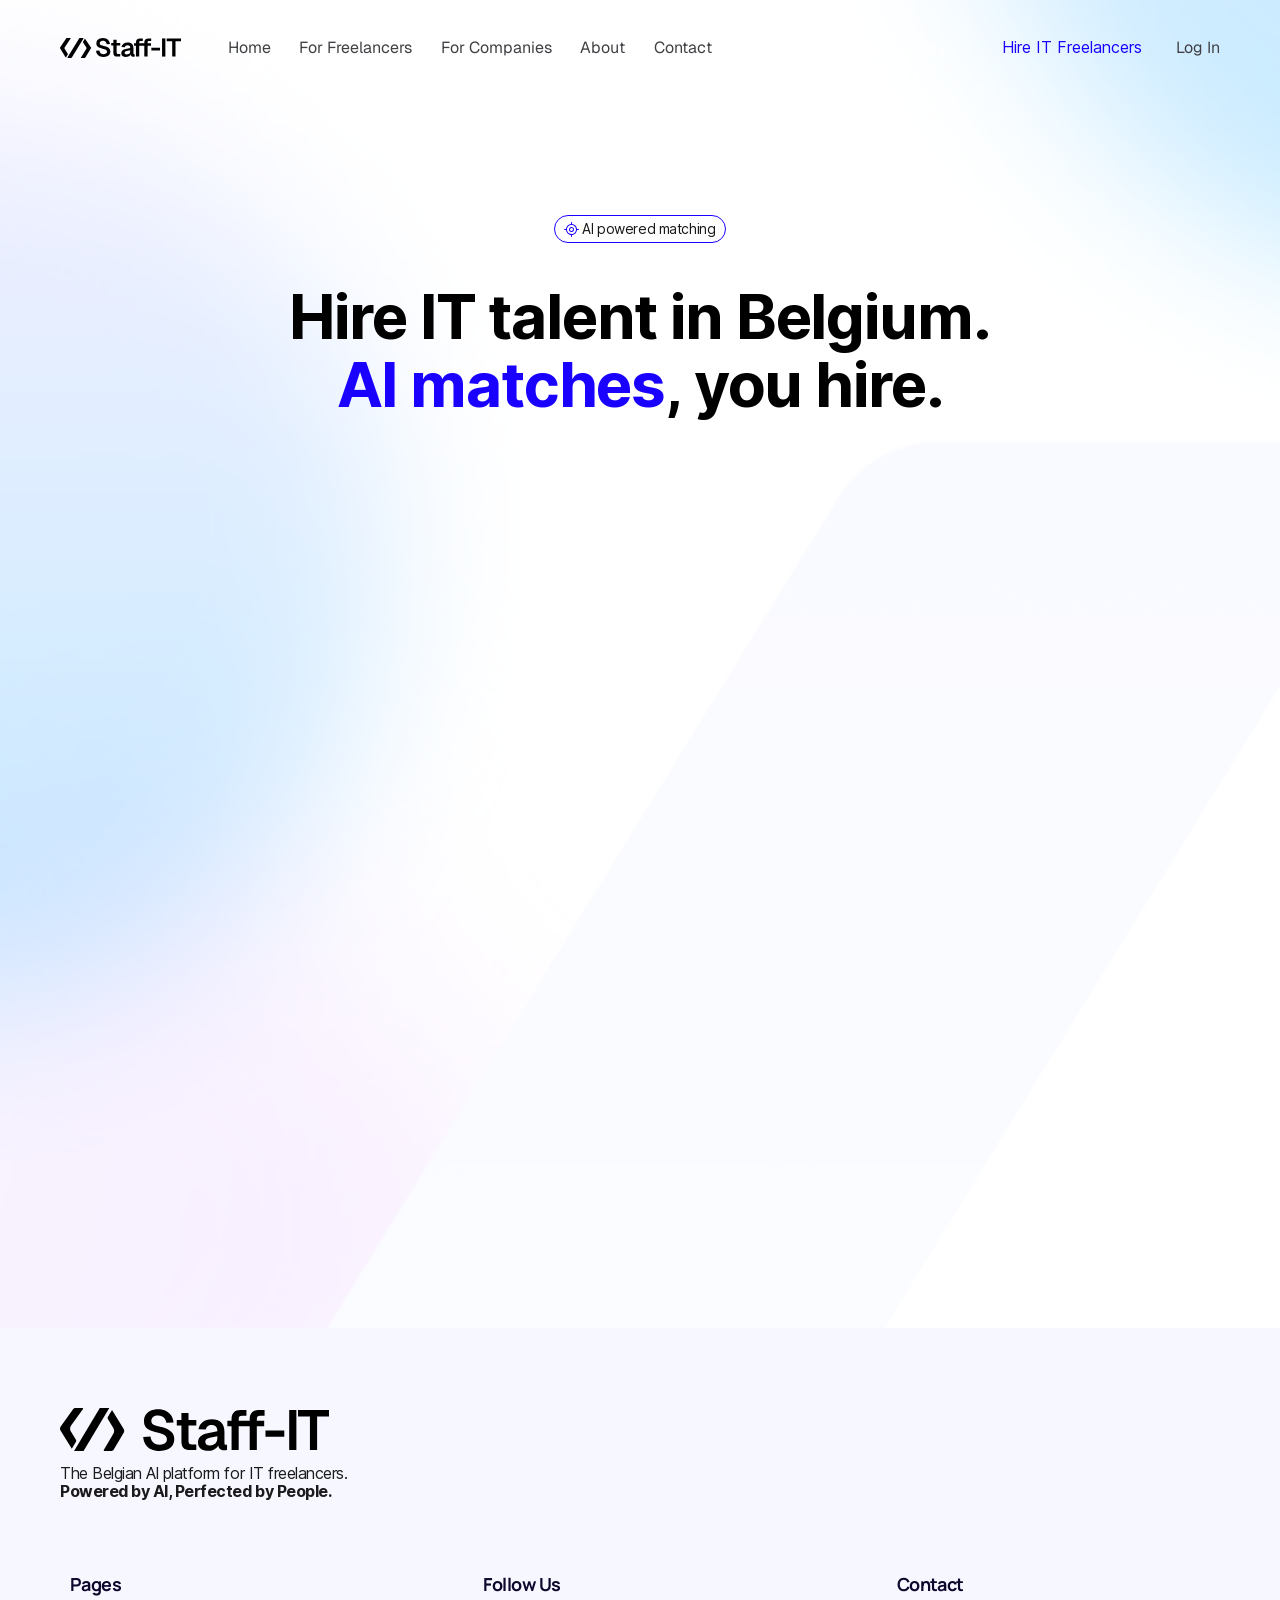
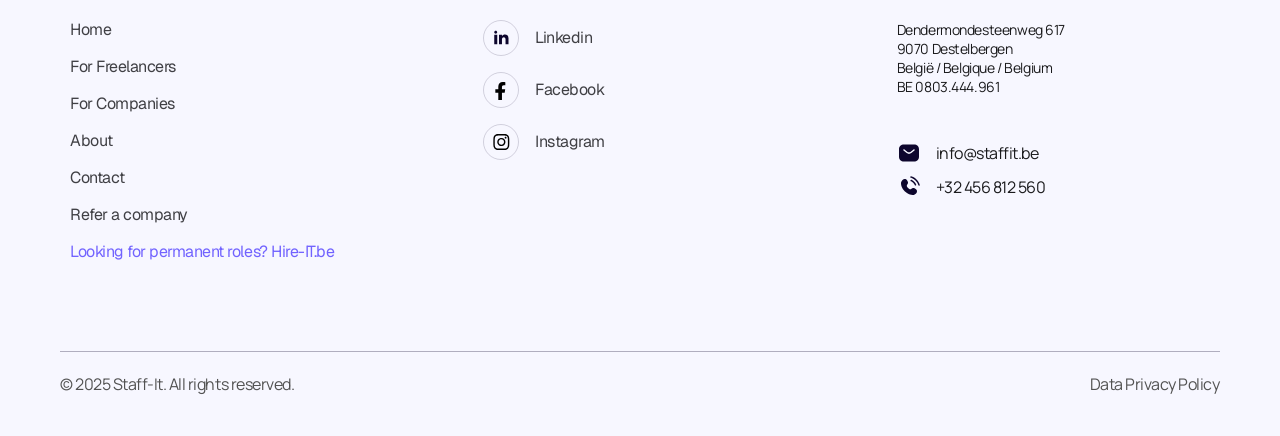
<file: add-your-job.html>
<!doctype html>
<!-- Created in Figma Sites -->
<html lang="en">
  <head>
    <script>(function(){function f(i){if(i.loading==="lazy")i.loading="eager"}document.querySelectorAll("img").forEach(f);new MutationObserver(function(ms){for(var i=0;i<ms.length;i++){var m=ms[i];for(var j=0;j<m.addedNodes.length;j++){var n=m.addedNodes[j];if(n.nodeType!==1)continue;if(n.tagName==="IMG")f(n);if(n.querySelectorAll)n.querySelectorAll("img").forEach(f)}if(m.type==="attributes"&&m.target.tagName==="IMG")f(m.target)}}).observe(document.documentElement,{childList:true,subtree:true,attributes:true,attributeFilter:["loading"]})})();</script>
    <meta charset="utf-8" />
    <noscript>
      <style>
        #container {
          display: none;
        }
      </style>
    </noscript>

    <!-- Google Tag Manager -->
<script>(function(w,d,s,l,i){w[l]=w[l]||[];w[l].push({'gtm.start':
new Date().getTime(),event:'gtm.js'});var f=d.getElementsByTagName(s)[0],
j=d.createElement(s),dl=l!='dataLayer'?'&l='+l:'';j.async=true;j.src=
'https://www.googletagmanager.com/gtm.js?id='+i+dl;f.parentNode.insertBefore(j,f);
})(window,document,'script','dataLayer','GTM-MSXGLMQ7');</script>
<!-- End Google Tag Manager -->
    <meta name="viewport" content="width=device-width, initial-scale=1" />
    <meta name="color-scheme" content="light dark" />
    <link rel="preload" href="_runtimes/sites-runtime.a3fb353eae7bae7ccb486ec5a74f6066fc41abbed56a89ac8a3e91afd5a2e468.js" as="script" crossorigin />
    <link rel="preload" href="_components/v2/29f297b63b0c6f98e223d8d58d49903a7271f978.js" as="script" crossorigin />
    <link rel="preload" href="_json/dfa00fc5-bf45-4c4f-be76-8ae690fcbcf0/add-your-job.json" as="fetch" />
        <style id="reset-css"> @layer figreset,figoverridable,reset,theme,base,figutils,components,utilities;@layer figoverridable{:root{font-synthesis:none}}@layer figutils{:root{--banner-height:48px;--banner-height-v2:40px;--full-height-with-banner:calc(100dvh - var(--banner-height))}@media (max-width:600px){.banner-v2-container{left:0 !important;right:0 !important;margin:0 auto !important}}.wrapper-with-banner .min-h-screen{min-height:var(--full-height-with-banner)}.wrapper-with-banner .h-screen{height:var(--full-height-with-banner)}}@layer figreset{:root{font-family:var( --default-font-family,ui-sans-serif,system-ui,sans-serif,'Apple Color Emoji','Segoe UI Emoji','Segoe UI Symbol','Noto Color Emoji' )}html{-webkit-text-size-adjust:100%;-webkit-tap-highlight-color:transparent;-webkit-font-smoothing:antialiased;width:100%}body{margin:0;width:100%}body:has([data-page-overflowx='hidden']){overflow-x:hidden}body:has([data-page-overflowx='auto']){overflow-x:auto}}@layer figutils{#container{width:100%}}@layer figreset{*,*:before,*:after{box-sizing:border-box}a{color:inherit;text-decoration:none}button{border:none;background:none;padding:0}h1,h2,h3,h4,h5,h6,p{font-size:inherit;font-weight:inherit}blockquote,dl,dd,h1,h2,h3,h4,h5,h6,hr,figure,p,pre{margin:0}ol,ul,menu{list-style:none;margin:0;padding-inline-start:0}}@layer figutils{:is(.textContents ul,ul.textContents) > li:before{content:'\2022';margin-left:-1.5em;display:inline-block;text-align:center;width:1.5em;-webkit-background-clip:var(--list-marker-background-clip);-webkit-text-fill-color:var(--list-marker-text-fill-color);background-clip:var(--list-marker-background-clip);color:var(--list-marker-color);font-size:var(--list-marker-font-size);line-height:var(--list-marker-line-height);vertical-align:var(--list-marker-vertical-align)}:is(.textContents ol,ol.textContents) > li::marker{color:var(--list-marker-color);font-size:var(--list-marker-font-size);line-height:var(--list-marker-line-height);vertical-align:var(--list-marker-vertical-align)}:is(.textContents,.textContents *).adjustLetterSpacing:after{content:'';margin-left:calc(var(--letter-spacing) * -1)}}@layer figutils{#container .embed{border:none}}@layer figutils{#container .marquee-container{overflow-x:hidden;display:flex;flex-direction:row;position:relative;width:var(--width);transform:var(--transform);&:hover div{animation-play-state:var(--pause-on-hover)}&:active div{animation-play-state:var(--pause-on-click)}&:focus-within > *{animation-play-state:paused !important}}#container .marquee{flex:0 0 auto;min-width:var(--min-width);display:flex;flex-direction:row;align-items:center;animation:scroll var(--duration) linear var(--delay) var(--iteration-count);animation-delay:var(--delay);animation-direction:var(--direction);animation-timing-function:var(--timing-function)}#container .marquee.reduced-motion{@media (prefers-reduced-motion:reduce){animation:none}}@keyframes scroll{0%{transform:translateX(0%)}100%{transform:translateX(-100%)}}#container .marquee-initial-child-container{flex:0 0 auto;display:flex;min-width:auto;flex-direction:row;align-items:center}#container .marquee-child{transform:var(--transform)}}@layer figutils{.code-behavior-wrapper > *{width:100%;height:100%}}@layer figreset{:root{--100dvw:100vw;--100dvh:100vh}@supports (width:100dvw){:root{--100dvw:100dvw;--100dvh:100dvh}}}@layer figutils{.bypass-link{position:fixed;top:16px;left:0;right:0;display:flex;justify-content:center;align-items:center;opacity:0;pointer-events:none}.bypass-link:focus-within{opacity:1;z-index:10000}.bypass-link > a{background-color:#000;color:#fff;border:1px solid #fff;padding:12px 16px;font-size:16px;border-radius:12px;pointer-events:auto}}@layer figreset{:root{text-align:left;button{text-align:left}}}</style><style id="font-faces-7lhch"> @font-face{font-family:"Manrope:Bold";font-style:normal;src:url("_woff/v2/Manrope_wght__1/Manrope_wght__1-english.woff2");font-display:block;unicode-range:U+0000-00A0,U+00A2-00A9,U+00AC-00AE,U+00B0-00B7,U+00B9-00BA,U+00BC-00BE,U+00D7,U+00F7,U+2000-206F,U+2074,U+20AC,U+2122,U+2190-21BB,U+2212,U+2215,U+F8FF,U+FEFF,U+FFFD}@font-face{font-family:"Manrope:Bold";font-style:normal;src:url("_woff/v2/Manrope_wght__1/Manrope_wght__1-rest-latin.woff2");font-display:block;unicode-range:U+00A1,U+00AA-00AB,U+00AF,U+00B8,U+00BB,U+00BF-00D6,U+00D8-00F6,U+00F8-00FF,U+0131,U+0152-0153,U+02B0-02FF}@font-face{font-family:"Manrope:Bold";font-style:normal;src:url("_woff/v2/Manrope_wght__1/Manrope_wght__1-latin-extended-a.woff2");font-display:block;unicode-range:U+0100-0130,U+0132-0151,U+0154-017F}@font-face{font-family:"Manrope:Bold";font-style:normal;src:url("_woff/v2/Manrope_wght__1/Manrope_wght__1-latin-extended-b.woff2");font-display:block;unicode-range:U+0180-024F}@font-face{font-family:"Manrope:Bold";font-style:normal;src:url("_woff/v2/Manrope_wght__1/Manrope_wght__1-latin-extended-additional.woff2");font-display:block;unicode-range:U+1E00-1EFF}@font-face{font-family:"Manrope:Bold";font-style:normal;src:url("_woff/v2/Manrope_wght__1/Manrope_wght__1-rest.woff2");font-display:block;unicode-range:U+0250-02AF,U+0300-1DFF,U+1F00-1FFF,U+2070-2073,U+2075-20AB,U+20AD-2121,U+2123-218F,U+21BC-2211,U+2213-2214,U+2216-F8FE,U+F900-FEFE,U+FF00-FFFC,U+FFFE-FFFF}@font-face{font-family:"Manrope";font-style:Regular;src:url("_woff/v2/Manrope_wght__1/Manrope_wght__1-english.woff2");font-display:block;unicode-range:U+0000-00A0,U+00A2-00A9,U+00AC-00AE,U+00B0-00B7,U+00B9-00BA,U+00BC-00BE,U+00D7,U+00F7,U+2000-206F,U+2074,U+20AC,U+2122,U+2190-21BB,U+2212,U+2215,U+F8FF,U+FEFF,U+FFFD}@font-face{font-family:"Manrope";font-style:Regular;src:url("_woff/v2/Manrope_wght__1/Manrope_wght__1-rest-latin.woff2");font-display:block;unicode-range:U+00A1,U+00AA-00AB,U+00AF,U+00B8,U+00BB,U+00BF-00D6,U+00D8-00F6,U+00F8-00FF,U+0131,U+0152-0153,U+02B0-02FF}@font-face{font-family:"Manrope";font-style:Regular;src:url("_woff/v2/Manrope_wght__1/Manrope_wght__1-latin-extended-a.woff2");font-display:block;unicode-range:U+0100-0130,U+0132-0151,U+0154-017F}@font-face{font-family:"Manrope";font-style:Regular;src:url("_woff/v2/Manrope_wght__1/Manrope_wght__1-latin-extended-b.woff2");font-display:block;unicode-range:U+0180-024F}@font-face{font-family:"Manrope";font-style:Regular;src:url("_woff/v2/Manrope_wght__1/Manrope_wght__1-latin-extended-additional.woff2");font-display:block;unicode-range:U+1E00-1EFF}@font-face{font-family:"Manrope";font-style:Regular;src:url("_woff/v2/Manrope_wght__1/Manrope_wght__1-rest.woff2");font-display:block;unicode-range:U+0250-02AF,U+0300-1DFF,U+1F00-1FFF,U+2070-2073,U+2075-20AB,U+20AD-2121,U+2123-218F,U+21BC-2211,U+2213-2214,U+2216-F8FE,U+F900-FEFE,U+FF00-FFFC,U+FFFE-FFFF}@font-face{font-family:"Manrope:Regular";font-style:normal;src:url("_woff/v2/Manrope_wght__1/Manrope_wght__1-english.woff2");font-display:block;unicode-range:U+0000-00A0,U+00A2-00A9,U+00AC-00AE,U+00B0-00B7,U+00B9-00BA,U+00BC-00BE,U+00D7,U+00F7,U+2000-206F,U+2074,U+20AC,U+2122,U+2190-21BB,U+2212,U+2215,U+F8FF,U+FEFF,U+FFFD}@font-face{font-family:"Manrope:Regular";font-style:normal;src:url("_woff/v2/Manrope_wght__1/Manrope_wght__1-rest-latin.woff2");font-display:block;unicode-range:U+00A1,U+00AA-00AB,U+00AF,U+00B8,U+00BB,U+00BF-00D6,U+00D8-00F6,U+00F8-00FF,U+0131,U+0152-0153,U+02B0-02FF}@font-face{font-family:"Manrope:Regular";font-style:normal;src:url("_woff/v2/Manrope_wght__1/Manrope_wght__1-latin-extended-a.woff2");font-display:block;unicode-range:U+0100-0130,U+0132-0151,U+0154-017F}@font-face{font-family:"Manrope:Regular";font-style:normal;src:url("_woff/v2/Manrope_wght__1/Manrope_wght__1-latin-extended-b.woff2");font-display:block;unicode-range:U+0180-024F}@font-face{font-family:"Manrope:Regular";font-style:normal;src:url("_woff/v2/Manrope_wght__1/Manrope_wght__1-latin-extended-additional.woff2");font-display:block;unicode-range:U+1E00-1EFF}@font-face{font-family:"Manrope:Regular";font-style:normal;src:url("_woff/v2/Manrope_wght__1/Manrope_wght__1-rest.woff2");font-display:block;unicode-range:U+0250-02AF,U+0300-1DFF,U+1F00-1FFF,U+2070-2073,U+2075-20AB,U+20AD-2121,U+2123-218F,U+21BC-2211,U+2213-2214,U+2216-F8FE,U+F900-FEFE,U+FF00-FFFC,U+FFFE-FFFF}@font-face{font-family:"Geist:Regular";font-style:normal;src:url("_woff/v2/Geist_wght__1/Geist_wght__1-english.woff2");font-display:block;unicode-range:U+0000-00A0,U+00A2-00A9,U+00AC-00AE,U+00B0-00B7,U+00B9-00BA,U+00BC-00BE,U+00D7,U+00F7,U+2000-206F,U+2074,U+20AC,U+2122,U+2190-21BB,U+2212,U+2215,U+F8FF,U+FEFF,U+FFFD}@font-face{font-family:"Geist:Regular";font-style:normal;src:url("_woff/v2/Geist_wght__1/Geist_wght__1-rest-latin.woff2");font-display:block;unicode-range:U+00A1,U+00AA-00AB,U+00AF,U+00B8,U+00BB,U+00BF-00D6,U+00D8-00F6,U+00F8-00FF,U+0131,U+0152-0153,U+02B0-02FF}@font-face{font-family:"Geist:Regular";font-style:normal;src:url("_woff/v2/Geist_wght__1/Geist_wght__1-latin-extended-a.woff2");font-display:block;unicode-range:U+0100-0130,U+0132-0151,U+0154-017F}@font-face{font-family:"Geist:Regular";font-style:normal;src:url("_woff/v2/Geist_wght__1/Geist_wght__1-latin-extended-b.woff2");font-display:block;unicode-range:U+0180-024F}@font-face{font-family:"Geist:Regular";font-style:normal;src:url("_woff/v2/Geist_wght__1/Geist_wght__1-latin-extended-additional.woff2");font-display:block;unicode-range:U+1E00-1EFF}@font-face{font-family:"Geist:Regular";font-style:normal;src:url("_woff/v2/Geist_wght__1/Geist_wght__1-rest.woff2");font-display:block;unicode-range:U+0250-02AF,U+0300-1DFF,U+1F00-1FFF,U+2070-2073,U+2075-20AB,U+20AD-2121,U+2123-218F,U+21BC-2211,U+2213-2214,U+2216-F8FE,U+F900-FEFE,U+FF00-FFFC,U+FFFE-FFFF}@font-face{font-family:"Geist";font-style:Bold;src:url("_woff/v2/Geist_wght__1/Geist_wght__1-english.woff2");font-display:block;unicode-range:U+0000-00A0,U+00A2-00A9,U+00AC-00AE,U+00B0-00B7,U+00B9-00BA,U+00BC-00BE,U+00D7,U+00F7,U+2000-206F,U+2074,U+20AC,U+2122,U+2190-21BB,U+2212,U+2215,U+F8FF,U+FEFF,U+FFFD}@font-face{font-family:"Geist";font-style:Bold;src:url("_woff/v2/Geist_wght__1/Geist_wght__1-rest-latin.woff2");font-display:block;unicode-range:U+00A1,U+00AA-00AB,U+00AF,U+00B8,U+00BB,U+00BF-00D6,U+00D8-00F6,U+00F8-00FF,U+0131,U+0152-0153,U+02B0-02FF}@font-face{font-family:"Geist";font-style:Bold;src:url("_woff/v2/Geist_wght__1/Geist_wght__1-latin-extended-a.woff2");font-display:block;unicode-range:U+0100-0130,U+0132-0151,U+0154-017F}@font-face{font-family:"Geist";font-style:Bold;src:url("_woff/v2/Geist_wght__1/Geist_wght__1-latin-extended-b.woff2");font-display:block;unicode-range:U+0180-024F}@font-face{font-family:"Geist";font-style:Bold;src:url("_woff/v2/Geist_wght__1/Geist_wght__1-latin-extended-additional.woff2");font-display:block;unicode-range:U+1E00-1EFF}@font-face{font-family:"Geist";font-style:Bold;src:url("_woff/v2/Geist_wght__1/Geist_wght__1-rest.woff2");font-display:block;unicode-range:U+0250-02AF,U+0300-1DFF,U+1F00-1FFF,U+2070-2073,U+2075-20AB,U+20AD-2121,U+2123-218F,U+21BC-2211,U+2213-2214,U+2216-F8FE,U+F900-FEFE,U+FF00-FFFC,U+FFFE-FFFF}@font-face{font-family:"Geist:SemiBold";font-style:normal;src:url("_woff/v2/Geist_wght__1/Geist_wght__1-english.woff2");font-display:block;unicode-range:U+0000-00A0,U+00A2-00A9,U+00AC-00AE,U+00B0-00B7,U+00B9-00BA,U+00BC-00BE,U+00D7,U+00F7,U+2000-206F,U+2074,U+20AC,U+2122,U+2190-21BB,U+2212,U+2215,U+F8FF,U+FEFF,U+FFFD}@font-face{font-family:"Geist:SemiBold";font-style:normal;src:url("_woff/v2/Geist_wght__1/Geist_wght__1-rest-latin.woff2");font-display:block;unicode-range:U+00A1,U+00AA-00AB,U+00AF,U+00B8,U+00BB,U+00BF-00D6,U+00D8-00F6,U+00F8-00FF,U+0131,U+0152-0153,U+02B0-02FF}@font-face{font-family:"Geist:SemiBold";font-style:normal;src:url("_woff/v2/Geist_wght__1/Geist_wght__1-latin-extended-a.woff2");font-display:block;unicode-range:U+0100-0130,U+0132-0151,U+0154-017F}@font-face{font-family:"Geist:SemiBold";font-style:normal;src:url("_woff/v2/Geist_wght__1/Geist_wght__1-latin-extended-b.woff2");font-display:block;unicode-range:U+0180-024F}@font-face{font-family:"Geist:SemiBold";font-style:normal;src:url("_woff/v2/Geist_wght__1/Geist_wght__1-latin-extended-additional.woff2");font-display:block;unicode-range:U+1E00-1EFF}@font-face{font-family:"Geist:SemiBold";font-style:normal;src:url("_woff/v2/Geist_wght__1/Geist_wght__1-rest.woff2");font-display:block;unicode-range:U+0250-02AF,U+0300-1DFF,U+1F00-1FFF,U+2070-2073,U+2075-20AB,U+20AD-2121,U+2123-218F,U+21BC-2211,U+2213-2214,U+2216-F8FE,U+F900-FEFE,U+FF00-FFFC,U+FFFE-FFFF}@font-face{font-family:"Geist:Medium";font-style:normal;src:url("_woff/v2/Geist_wght__1/Geist_wght__1-english.woff2");font-display:block;unicode-range:U+0000-00A0,U+00A2-00A9,U+00AC-00AE,U+00B0-00B7,U+00B9-00BA,U+00BC-00BE,U+00D7,U+00F7,U+2000-206F,U+2074,U+20AC,U+2122,U+2190-21BB,U+2212,U+2215,U+F8FF,U+FEFF,U+FFFD}@font-face{font-family:"Geist:Medium";font-style:normal;src:url("_woff/v2/Geist_wght__1/Geist_wght__1-rest-latin.woff2");font-display:block;unicode-range:U+00A1,U+00AA-00AB,U+00AF,U+00B8,U+00BB,U+00BF-00D6,U+00D8-00F6,U+00F8-00FF,U+0131,U+0152-0153,U+02B0-02FF}@font-face{font-family:"Geist:Medium";font-style:normal;src:url("_woff/v2/Geist_wght__1/Geist_wght__1-latin-extended-a.woff2");font-display:block;unicode-range:U+0100-0130,U+0132-0151,U+0154-017F}@font-face{font-family:"Geist:Medium";font-style:normal;src:url("_woff/v2/Geist_wght__1/Geist_wght__1-latin-extended-b.woff2");font-display:block;unicode-range:U+0180-024F}@font-face{font-family:"Geist:Medium";font-style:normal;src:url("_woff/v2/Geist_wght__1/Geist_wght__1-latin-extended-additional.woff2");font-display:block;unicode-range:U+1E00-1EFF}@font-face{font-family:"Geist:Medium";font-style:normal;src:url("_woff/v2/Geist_wght__1/Geist_wght__1-rest.woff2");font-display:block;unicode-range:U+0250-02AF,U+0300-1DFF,U+1F00-1FFF,U+2070-2073,U+2075-20AB,U+20AD-2121,U+2123-218F,U+21BC-2211,U+2213-2214,U+2216-F8FE,U+F900-FEFE,U+FF00-FFFC,U+FFFE-FFFF}@font-face{font-family:"Inter:Semi Bold";font-style:normal;src:url("_woff/v2/Inter_1/Inter_1-english.woff2");font-display:block;unicode-range:U+0000-00A0,U+00A2-00A9,U+00AC-00AE,U+00B0-00B7,U+00B9-00BA,U+00BC-00BE,U+00D7,U+00F7,U+2000-206F,U+2074,U+20AC,U+2122,U+2190-21BB,U+2212,U+2215,U+F8FF,U+FEFF,U+FFFD}@font-face{font-family:"Inter:Semi Bold";font-style:normal;src:url("_woff/v2/Inter_1/Inter_1-rest-latin.woff2");font-display:block;unicode-range:U+00A1,U+00AA-00AB,U+00AF,U+00B8,U+00BB,U+00BF-00D6,U+00D8-00F6,U+00F8-00FF,U+0131,U+0152-0153,U+02B0-02FF}@font-face{font-family:"Inter:Semi Bold";font-style:normal;src:url("_woff/v2/Inter_1/Inter_1-latin-extended-a.woff2");font-display:block;unicode-range:U+0100-0130,U+0132-0151,U+0154-017F}@font-face{font-family:"Inter:Semi Bold";font-style:normal;src:url("_woff/v2/Inter_1/Inter_1-latin-extended-b.woff2");font-display:block;unicode-range:U+0180-024F}@font-face{font-family:"Inter:Semi Bold";font-style:normal;src:url("_woff/v2/Inter_1/Inter_1-latin-extended-additional.woff2");font-display:block;unicode-range:U+1E00-1EFF}@font-face{font-family:"Inter:Semi Bold";font-style:normal;src:url("_woff/v2/Inter_1/Inter_1-rest.woff2");font-display:block;unicode-range:U+0250-02AF,U+0300-1DFF,U+1F00-1FFF,U+2070-2073,U+2075-20AB,U+20AD-2121,U+2123-218F,U+21BC-2211,U+2213-2214,U+2216-F8FE,U+F900-FEFE,U+FF00-FFFC,U+FFFE-FFFF}@font-face{font-family:"Inter";font-style:Medium;src:url("_woff/v2/Inter_1/Inter_1-english.woff2");font-display:block;unicode-range:U+0000-00A0,U+00A2-00A9,U+00AC-00AE,U+00B0-00B7,U+00B9-00BA,U+00BC-00BE,U+00D7,U+00F7,U+2000-206F,U+2074,U+20AC,U+2122,U+2190-21BB,U+2212,U+2215,U+F8FF,U+FEFF,U+FFFD}@font-face{font-family:"Inter";font-style:Medium;src:url("_woff/v2/Inter_1/Inter_1-rest-latin.woff2");font-display:block;unicode-range:U+00A1,U+00AA-00AB,U+00AF,U+00B8,U+00BB,U+00BF-00D6,U+00D8-00F6,U+00F8-00FF,U+0131,U+0152-0153,U+02B0-02FF}@font-face{font-family:"Inter";font-style:Medium;src:url("_woff/v2/Inter_1/Inter_1-latin-extended-a.woff2");font-display:block;unicode-range:U+0100-0130,U+0132-0151,U+0154-017F}@font-face{font-family:"Inter";font-style:Medium;src:url("_woff/v2/Inter_1/Inter_1-latin-extended-b.woff2");font-display:block;unicode-range:U+0180-024F}@font-face{font-family:"Inter";font-style:Medium;src:url("_woff/v2/Inter_1/Inter_1-latin-extended-additional.woff2");font-display:block;unicode-range:U+1E00-1EFF}@font-face{font-family:"Inter";font-style:Medium;src:url("_woff/v2/Inter_1/Inter_1-rest.woff2");font-display:block;unicode-range:U+0250-02AF,U+0300-1DFF,U+1F00-1FFF,U+2070-2073,U+2075-20AB,U+20AD-2121,U+2123-218F,U+21BC-2211,U+2213-2214,U+2216-F8FE,U+F900-FEFE,U+FF00-FFFC,U+FFFE-FFFF}@font-face{font-family:"Inter:Bold";font-style:normal;src:url("_woff/v2/Inter_1/Inter_1-english.woff2");font-display:block;unicode-range:U+0000-00A0,U+00A2-00A9,U+00AC-00AE,U+00B0-00B7,U+00B9-00BA,U+00BC-00BE,U+00D7,U+00F7,U+2000-206F,U+2074,U+20AC,U+2122,U+2190-21BB,U+2212,U+2215,U+F8FF,U+FEFF,U+FFFD}@font-face{font-family:"Inter:Bold";font-style:normal;src:url("_woff/v2/Inter_1/Inter_1-rest-latin.woff2");font-display:block;unicode-range:U+00A1,U+00AA-00AB,U+00AF,U+00B8,U+00BB,U+00BF-00D6,U+00D8-00F6,U+00F8-00FF,U+0131,U+0152-0153,U+02B0-02FF}@font-face{font-family:"Inter:Bold";font-style:normal;src:url("_woff/v2/Inter_1/Inter_1-latin-extended-a.woff2");font-display:block;unicode-range:U+0100-0130,U+0132-0151,U+0154-017F}@font-face{font-family:"Inter:Bold";font-style:normal;src:url("_woff/v2/Inter_1/Inter_1-latin-extended-b.woff2");font-display:block;unicode-range:U+0180-024F}@font-face{font-family:"Inter:Bold";font-style:normal;src:url("_woff/v2/Inter_1/Inter_1-latin-extended-additional.woff2");font-display:block;unicode-range:U+1E00-1EFF}@font-face{font-family:"Inter:Bold";font-style:normal;src:url("_woff/v2/Inter_1/Inter_1-rest.woff2");font-display:block;unicode-range:U+0250-02AF,U+0300-1DFF,U+1F00-1FFF,U+2070-2073,U+2075-20AB,U+20AD-2121,U+2123-218F,U+21BC-2211,U+2213-2214,U+2216-F8FE,U+F900-FEFE,U+FF00-FFFC,U+FFFE-FFFF}@font-face{font-family:"Inter:Regular";font-style:normal;src:url("_woff/v2/Inter_1/Inter_1-english.woff2");font-display:block;unicode-range:U+0000-00A0,U+00A2-00A9,U+00AC-00AE,U+00B0-00B7,U+00B9-00BA,U+00BC-00BE,U+00D7,U+00F7,U+2000-206F,U+2074,U+20AC,U+2122,U+2190-21BB,U+2212,U+2215,U+F8FF,U+FEFF,U+FFFD}@font-face{font-family:"Inter:Regular";font-style:normal;src:url("_woff/v2/Inter_1/Inter_1-rest-latin.woff2");font-display:block;unicode-range:U+00A1,U+00AA-00AB,U+00AF,U+00B8,U+00BB,U+00BF-00D6,U+00D8-00F6,U+00F8-00FF,U+0131,U+0152-0153,U+02B0-02FF}@font-face{font-family:"Inter:Regular";font-style:normal;src:url("_woff/v2/Inter_1/Inter_1-latin-extended-a.woff2");font-display:block;unicode-range:U+0100-0130,U+0132-0151,U+0154-017F}@font-face{font-family:"Inter:Regular";font-style:normal;src:url("_woff/v2/Inter_1/Inter_1-latin-extended-b.woff2");font-display:block;unicode-range:U+0180-024F}@font-face{font-family:"Inter:Regular";font-style:normal;src:url("_woff/v2/Inter_1/Inter_1-latin-extended-additional.woff2");font-display:block;unicode-range:U+1E00-1EFF}@font-face{font-family:"Inter:Regular";font-style:normal;src:url("_woff/v2/Inter_1/Inter_1-rest.woff2");font-display:block;unicode-range:U+0250-02AF,U+0300-1DFF,U+1F00-1FFF,U+2070-2073,U+2075-20AB,U+20AD-2121,U+2123-218F,U+21BC-2211,U+2213-2214,U+2216-F8FE,U+F900-FEFE,U+FF00-FFFC,U+FFFE-FFFF}@font-face{font-family:"Inter:Medium";font-style:normal;src:url("_woff/v2/Inter_1/Inter_1-english.woff2");font-display:block;unicode-range:U+0000-00A0,U+00A2-00A9,U+00AC-00AE,U+00B0-00B7,U+00B9-00BA,U+00BC-00BE,U+00D7,U+00F7,U+2000-206F,U+2074,U+20AC,U+2122,U+2190-21BB,U+2212,U+2215,U+F8FF,U+FEFF,U+FFFD}@font-face{font-family:"Inter:Medium";font-style:normal;src:url("_woff/v2/Inter_1/Inter_1-rest-latin.woff2");font-display:block;unicode-range:U+00A1,U+00AA-00AB,U+00AF,U+00B8,U+00BB,U+00BF-00D6,U+00D8-00F6,U+00F8-00FF,U+0131,U+0152-0153,U+02B0-02FF}@font-face{font-family:"Inter:Medium";font-style:normal;src:url("_woff/v2/Inter_1/Inter_1-latin-extended-a.woff2");font-display:block;unicode-range:U+0100-0130,U+0132-0151,U+0154-017F}@font-face{font-family:"Inter:Medium";font-style:normal;src:url("_woff/v2/Inter_1/Inter_1-latin-extended-b.woff2");font-display:block;unicode-range:U+0180-024F}@font-face{font-family:"Inter:Medium";font-style:normal;src:url("_woff/v2/Inter_1/Inter_1-latin-extended-additional.woff2");font-display:block;unicode-range:U+1E00-1EFF}@font-face{font-family:"Inter:Medium";font-style:normal;src:url("_woff/v2/Inter_1/Inter_1-rest.woff2");font-display:block;unicode-range:U+0250-02AF,U+0300-1DFF,U+1F00-1FFF,U+2070-2073,U+2075-20AB,U+20AD-2121,U+2123-218F,U+21BC-2211,U+2213-2214,U+2216-F8FE,U+F900-FEFE,U+FF00-FFFC,U+FFFE-FFFF}@font-face{font-family:"Geist:Bold";font-style:normal;src:url("_woff/v2/Geist_wght__1/Geist_wght__1-english.woff2");font-display:block;unicode-range:U+0000-00A0,U+00A2-00A9,U+00AC-00AE,U+00B0-00B7,U+00B9-00BA,U+00BC-00BE,U+00D7,U+00F7,U+2000-206F,U+2074,U+20AC,U+2122,U+2190-21BB,U+2212,U+2215,U+F8FF,U+FEFF,U+FFFD}@font-face{font-family:"Geist:Bold";font-style:normal;src:url("_woff/v2/Geist_wght__1/Geist_wght__1-rest-latin.woff2");font-display:block;unicode-range:U+00A1,U+00AA-00AB,U+00AF,U+00B8,U+00BB,U+00BF-00D6,U+00D8-00F6,U+00F8-00FF,U+0131,U+0152-0153,U+02B0-02FF}@font-face{font-family:"Geist:Bold";font-style:normal;src:url("_woff/v2/Geist_wght__1/Geist_wght__1-latin-extended-a.woff2");font-display:block;unicode-range:U+0100-0130,U+0132-0151,U+0154-017F}@font-face{font-family:"Geist:Bold";font-style:normal;src:url("_woff/v2/Geist_wght__1/Geist_wght__1-latin-extended-b.woff2");font-display:block;unicode-range:U+0180-024F}@font-face{font-family:"Geist:Bold";font-style:normal;src:url("_woff/v2/Geist_wght__1/Geist_wght__1-latin-extended-additional.woff2");font-display:block;unicode-range:U+1E00-1EFF}@font-face{font-family:"Geist:Bold";font-style:normal;src:url("_woff/v2/Geist_wght__1/Geist_wght__1-rest.woff2");font-display:block;unicode-range:U+0250-02AF,U+0300-1DFF,U+1F00-1FFF,U+2070-2073,U+2075-20AB,U+20AD-2121,U+2123-218F,U+21BC-2211,U+2213-2214,U+2216-F8FE,U+F900-FEFE,U+FF00-FFFC,U+FFFE-FFFF}</style><style id="breakpoint-css">@media (width < 1280px){[data-breakpoint-id="node-56_3085"]{display:none !important}}@media (width >= 1280px) or (width < 800px){[data-breakpoint-id="node-56_3342"]{display:none !important}}@media (width >= 800px){[data-breakpoint-id="node-56_3599"]{display:none !important}}</style><style id="body-background-color">@media (max-width: 799px) { body:has([data-breakpoint-id="node-56_3599"]) { background-color: white } }
@media (max-width: 1279px), (min-width: 800px) { body:has([data-breakpoint-id="node-56_3342"]) { background-color: white } }
@media (min-width: 1280px) { body:has([data-breakpoint-id="node-56_3085"]) { background-color: white } }</style><style id="ssr-css">#container .css-oljopy {position: relative; display: flex; flex-direction: column; align-items: center;}#container .css-50jkpj {min-width: var(--content-min-width); width: 100%;}#container .css-hss0xa {--content-min-width: 100%; --content-min-height: var(--100dvh); isolation: isolate; align-content: stretch; overflow: clip;}#container .css-trglf0 {position: absolute;}#container .css-r0azwh {inset: 0px; pointer-events: none;}#container .css-atgcpy {background-color: #fff;}#container .css-ez8men {max-width: none; width: 100%; height: 100%;}#container .css-wyeeme {object-fit: cover; opacity: 0.46;}#container .css-vfncl8 {position: sticky; flex-shrink: 0;}#container .css-z3suvn {top: 0px; width: 100%;}#container .css-bx0a0x {z-index: 3;}#container .css-ggwoeh {inset: 0px;}#container .css-5eam1e {pointer-events: none;}#container .css-7abz5d {display: flex; justify-content: space-between; align-items: center; position: relative; border-radius: inherit;}#container .css-paq0kv {align-content: stretch;}#container .css-j9f0op {width: 100%; height: 100%;}#container .css-7y6cel {position: relative; flex: 1 0 0;}#container .css-2fgpwh {min-width: 1px;}#container .css-wcbkz4 {display: flex; flex-direction: row; align-items: center; border-radius: inherit;}#container .css-is2hx9 {display: flex; justify-content: space-between; align-items: center; position: relative; padding: 12px;}#container .css-cpq5o1 {width: 121px; height: 20px;}#container .css-5knerd {position: relative; flex-shrink: 0;}#container .css-134pm3 {cursor: pointer;}#container .css-8kkpf5 {display: block; position: relative; border-radius: inherit;}#container .css-roiesn {position: absolute; display: block;}#container .css-51piak {left: 0px; right: 74.74%; top: 0px; bottom: 0px;}#container .css-8zr56v {display: block;}#container .css-wixxpz {inset: 0;}#container .css-pj62eg {left: 29.98%; right: 0px; top: 1.57%; bottom: 1.57%;}#container .css-ayg824 {flex: 0 0 auto;}#container .css-2yjztp {transform: matrix(1, 0, 0, -1, 0, 0);}#container .css-bhht40 {position: relative; flex-shrink: 0; display: flex; align-items: center; justify-content: center;}#container .css-vf8mzy {position: relative; display: block;}#container .css-ailwp {width: 30px; height: 30px;}#container .css-tzn6qh {display: block; position: absolute;}#container .css-7kv4dh {inset: 0px;}#container .css-3eutuf {max-width: 1440px; width: 100%;}#container .css-bx0a02 {z-index: 2;}#container .css-e1d1o2 {display: flex; flex-direction: column; align-items: center; justify-content: center; border-radius: inherit;}#container .css-jo8ywo {width: 100%; height: 100%; max-width: inherit;}#container .css-qs5z68 {max-width: inherit; width: 100%; height: 100%;}#container .css-88dlfn {display: flex; flex-direction: column; justify-content: center; align-items: center; gap: 40px; position: relative; padding: 40px 16px;}#container .css-zfhsjc {position: relative; flex-shrink: 0; display: flex; flex-direction: column; align-items: center; gap: 40px;}#container .css-v27th6 {width: 100%;}#container .css-4dpsoy {position: relative; flex-shrink: 0; display: flex; justify-content: center; align-items: center; gap: 3px; border-radius: 99px; padding: 2px 10px;}#container .css-y2zbtd {border-style: solid; border-color: #1900ff; border-top-width: 1px; border-bottom-width: 1px; border-left-width: 1px; border-right-width: 1px; position: absolute; border-radius: 99px;}#container .css-kxi3sn {width: 15px; height: 15px;}#container .css-wc1msa {position: relative; flex-shrink: 0; display: block;}#container .css-nf5ac4 {display: block; position: relative; flex-shrink: 0;}#container .css-5idvcx {font-family: "Inter:Regular",sans-serif; word-break: break-word; font-weight: 400; font-style: normal; font-size: var(--responsive-font-size,14px); letter-spacing: var(--responsive-letter-spacing,-0.42px); line-height: var(--responsive-line-height,24px); white-space: nowrap;}#container .css-x8ni6i {font-variation-settings: normal; color: #181818; -webkit-text-fill-color: #181818; --letter-spacing: var(--responsive-letter-spacing,-0.42px);}@media (min-width: 0px) {#container .css-x8ni6i {--responsive-font-size: 10px;}}@media (min-width: 800px) {#container .css-x8ni6i {--responsive-font-size: 10px;}}@media (min-width: 1280px) {#container .css-x8ni6i {--responsive-font-size: 14px;}}#container .css-59rdls {width: min-content; min-width: 100%;}#container .css-g8igq5 {font-family: "Inter:Bold",sans-serif; word-break: break-word; font-weight: 700; font-style: normal; font-size: var(--responsive-font-size,62px); letter-spacing: var(--responsive-letter-spacing,-1.86px); text-align: center; line-height: 0;}#container .css-jx118u {font-variation-settings: normal; color: #000; -webkit-text-fill-color: #000; --letter-spacing: var(--responsive-letter-spacing,-1.86px);}@media (min-width: 1px) {#container .css-jx118u {color: #000; -webkit-text-fill-color: #000; --responsive-font-size: 32px; --responsive-letter-spacing: -0.3072px; --responsive-line-height: 1.1;}}@media (min-width: 800px) {#container .css-jx118u {color: #000; -webkit-text-fill-color: #000; --responsive-font-size: 52px; --responsive-letter-spacing: -0.8112px; --responsive-line-height: 1.1;}}@media (min-width: 1280px) {#container .css-jx118u {color: #000; -webkit-text-fill-color: #000; --responsive-font-size: 62px; --responsive-letter-spacing: -1.1532px; --responsive-line-height: 1.1;}}#container .css-8jchzs {display: block; margin-bottom: 0px;}#container .css-m1928k {line-height: var(--responsive-line-height,1.1);}#container .css-oskyuy {}@media (min-width: 1px) {#container .css-oskyuy {--responsive-font-size: 32px;}}@media (min-width: 800px) {#container .css-oskyuy {--responsive-font-size: 52px;}}@media (min-width: 1280px) {#container .css-oskyuy {--responsive-font-size: 62px;}}#container .css-kfq59j {line-height: 0;}#container .css-plx89g {color: #1900ff; -webkit-text-fill-color: #1900ff;}@media (min-width: 1px) {#container .css-plx89g {--responsive-font-size: 32px;}}@media (min-width: 800px) {#container .css-plx89g {--responsive-font-size: 52px;}}@media (min-width: 1280px) {#container .css-plx89g {--responsive-font-size: 62px;}}#container .css-v71ni2 {height: 832px; width: 100%;}#container .css-1roe7v {z-index: 1; background-color: #f7f7ff;}#container .css-gxdil1 {overflow: clip;}#container .css-t8zmbz {border-radius: inherit;}#container .css-7mot8i {display: flex; flex-direction: column; align-items: flex-start; gap: 80px; position: relative; padding: 80px 16px 40px;}#container .css-k52ttf {position: relative; flex-shrink: 0; display: flex; flex-direction: column; align-items: flex-start; gap: 20px; border-radius: 12px;}#container .css-2gbjjk {align-content: stretch; overflow: clip;}#container .css-a8ck5v {position: relative; flex-shrink: 0; display: flex; flex-direction: column; align-items: flex-start; gap: 20px;}#container .css-xx340l {width: 269px; height: 43px;}#container .css-i5gtc6 {width: 307px;}#container .css-1d6w3n {font-family: "Inter:Regular",sans-serif; word-break: break-word; font-weight: 400; font-style: normal; font-size: 0px; letter-spacing: -0.45px; line-height: 0;}#container .css-hmca94 {font-variation-settings: normal; color: #1b1b1d; -webkit-text-fill-color: #1b1b1d; --letter-spacing: -0.45px;}#container .css-ulxa9k {font-size: 16px; line-height: 1.1;}#container .css-bj3xkf {font-family: "Inter:Bold",sans-serif; word-break: break-word; font-weight: 700; font-style: normal; font-size: 16px; line-height: 1.1;}#container .css-b54yok {font-variation-settings: normal;}#container .css-9uyk0n {position: relative; flex-shrink: 0; display: flex; flex-direction: column; align-items: flex-start;}#container .css-sf8fv3 {position: relative; flex-shrink: 0; padding-top: 40px; display: flex; flex-direction: column; align-items: flex-start; gap: 2px;}#container .css-d4703j {position: relative; flex-shrink: 0; padding-top: 10px; padding-bottom: 10px; display: flex; align-items: flex-start;}#container .css-vkpzlc {position: relative; flex-shrink: 0; display: flex; flex-direction: column; justify-content: center;}#container .css-295zdv {font-family: "Manrope:Bold",sans-serif; word-break: break-word; font-weight: 700; font-size: 18px; letter-spacing: -0.54px; line-height: 0; white-space: nowrap;}#container .css-a8j7tk {font-variation-settings: normal; color: #0d062d; -webkit-text-fill-color: #0d062d; --letter-spacing: -0.54px;}#container .css-3vgump {line-height: 26px;}#container .css-438kru {position: relative; flex-shrink: 0; padding-top: 10px; padding-bottom: 10px; display: flex; flex-direction: column; align-items: flex-start; gap: 16px;}#container .css-mu67k6 {font-family: "Geist:Regular",sans-serif; word-break: break-word; font-weight: 400; font-size: 16px; letter-spacing: -0.48px; line-height: 0; white-space: nowrap;}#container .css-nmwbtv {font-variation-settings: normal; color: #404045; -webkit-text-fill-color: #404045; --letter-spacing: -0.48px;}#container .css-jpsr3q {line-height: normal;}#container .css-9s6pve {opacity: 0.6; font-variation-settings: normal; color: #1900ff; -webkit-text-fill-color: #1900ff; --letter-spacing: -0.48px;}#container .css-f2v2ez {font-family: "Geist:Regular",sans-serif; word-break: break-word; font-weight: 400; font-size: 0px; letter-spacing: -0.48px; line-height: 0; white-space: nowrap;}#container .css-dwobnv {font-family: "Geist:Regular",sans-serif; word-break: break-word; font-weight: 400; font-size: 16px; letter-spacing: -0.48px; line-height: normal;}#container .css-b3002t {font-variation-settings: normal; color: #1900ff; -webkit-text-fill-color: #1900ff; cursor: pointer;}#container .css-nep649 {font-size: 16px; line-height: normal;}#container .css-sqwxkq {position: relative; flex-shrink: 0; padding-top: 40px; display: flex; flex-direction: column; align-items: flex-start; gap: 10px;}#container .css-6adwuk {width: 93px;}#container .css-9xqm1p {font-family: "Manrope:Bold",sans-serif; word-break: break-word; font-weight: 700; font-size: 18px; letter-spacing: -0.54px; line-height: 0;}#container .css-gdfo1b {position: relative; flex-shrink: 0; padding-top: 3px; padding-bottom: 3px; display: flex; justify-content: center; align-items: center; gap: 16px;}#container .css-hf9sha {cursor: pointer; align-content: stretch;}#container .css-kkm70r {width: 36px; height: 36px;}#container .css-rbka0o {font-family: "Geist:Regular",sans-serif; word-break: break-word; font-weight: 400; font-size: 16px; letter-spacing: -0.48px; text-align: left; line-height: normal; white-space: nowrap;}#container .css-9oi038 {position: relative; flex-shrink: 0; padding-top: 1px; padding-bottom: 1px; display: flex; align-items: center;}#container .css-jeey1e {font-family: "Manrope:Regular",sans-serif; word-break: break-word; font-weight: 400; font-size: 14px; letter-spacing: -0.42px; line-height: 0; white-space: nowrap;}#container .css-hkowh1 {font-variation-settings: normal; color: #1b1b1d; -webkit-text-fill-color: #1b1b1d; --letter-spacing: -0.42px;}#container .css-n8r97t {position: relative; flex-shrink: 0; display: flex; flex-direction: column; align-items: flex-start; gap: 8px;}#container .css-rjsw1e {position: relative; flex-shrink: 0; padding-top: 1px; padding-bottom: 1px; display: flex; align-items: center; gap: 15px;}#container .css-cd1uvh {width: 24px; height: 24px;}#container .css-7lh3xh {inset: 0px;}#container .css-vemy1h {font-family: "Manrope:Regular",sans-serif; word-break: break-word; font-weight: 400; font-size: 16px; letter-spacing: -0.48px; line-height: normal; white-space: nowrap;}#container .css-hnzo17 {font-variation-settings: normal; color: #1b1b1d; -webkit-text-fill-color: #1b1b1d; --letter-spacing: -0.48px;}#container .css-h5nw13 {position: relative; flex-shrink: 0; padding-top: 20px; padding-bottom: 20px; display: flex; justify-content: space-between; align-items: flex-start;}#container .css-20dpje {border-style: solid; border-color: rgba(13,6,45,0.3); border-top-width: 1px; border-bottom-width: 0px; border-left-width: 0px; border-right-width: 0px; position: absolute;}#container .css-kjcsd {top: -0.5px; left: 0px; right: 0px; bottom: 0px;}#container .css-nkojp9 {font-family: "Manrope:Regular",sans-serif; word-break: break-word; font-weight: 400; font-size: 14px; letter-spacing: -0.42px; text-align: center; line-height: 0; white-space: nowrap;}#container .css-gke6sf {font-variation-settings: normal; color: #525252; -webkit-text-fill-color: #525252; --letter-spacing: -0.42px;}#container .css-3wkftf {line-height: 24px;}#container .css-ufd63v {display: flex; flex-direction: column; justify-content: center; align-items: center; gap: 40px; position: relative; padding: 80px 40px;}#container .css-rr2eld {height: 749px; width: 100%;}#container .css-rknfa2 {display: flex; flex-direction: column; align-items: flex-start; gap: 40px; position: relative; padding: 80px 60px 20px;}#container .css-k52sc1 {position: relative; flex-shrink: 0; display: flex; flex-direction: column; align-items: flex-start; gap: 40px; border-radius: 12px;}#container .css-jvpnk3 {position: relative; flex-shrink: 0; display: flex; justify-content: space-between; align-items: flex-start;}#container .css-n8r9cz {position: relative; flex-shrink: 0; display: flex; flex-direction: column; align-items: flex-start; gap: 2px;}#container .css-a8ckwk {position: relative; flex-shrink: 0; display: flex; flex-direction: column; align-items: flex-start; gap: 10px;}#container .css-izuyho {height: 95px; top: 0px; width: 100%;}#container .css-4xpcen {display: flex; justify-content: space-between; align-items: center; position: relative; padding: 24px 60px;}#container .css-cvn0rc {display: flex; align-items: center; gap: 47px; position: relative; border-radius: inherit;}#container .css-kpfxi3 {display: flex; align-items: center; gap: 28px; position: relative; border-radius: inherit;}#container .css-t78quz {padding-top: 4px; padding-bottom: 4px; display: flex; justify-content: center; align-items: center; position: relative; border-radius: inherit;}#container .css-vyordc {font-family: "Geist:Medium",sans-serif; word-break: break-word; white-space: nowrap;}#container .css-9nnqnu {-webkit-text-fill-color: #404045; --letter-spacing: -0.42px;}#container .css-lqees3 {display: flex; align-items: center; gap: 20px; position: relative; border-radius: inherit;}#container .css-pygvcm {height: 34px;}#container .css-to0uga {display: flex; justify-content: center; align-items: center; gap: 3px; position: relative; border-radius: inherit;}#container .css-sk8ma4 {height: 34px; left: 0px; right: 0px; top: 50%;}#container .css-lem4j5 {transform: translateY(-50%);}#container .css-dvcj0b {width: 77px; height: 100%;}#container .css-xqte1c {font-family: "Inter:Regular",sans-serif; word-break: break-word; font-style: normal; text-align: right;}#container .css-tzwr8j {-webkit-text-fill-color: #fff; --letter-spacing: -0.08px;}#container .css-hlfixu {width: 18px; height: 100%;}#container .css-tb5787 {font-family: "Inter:Regular",sans-serif; word-break: break-word; font-style: normal; text-align: left;}#container .css-2ma6xy {width: 76px; height: 100%;}#container .css-fdtwyo {width: 16px; height: 100%;}#container .css-j3www7 {width: 75px; height: 100%;}#container .css-sli2ji {display: flex; justify-content: center; align-items: center; gap: 8px; position: relative; border-radius: inherit; padding: 8px 14px;}#container .css-yi1j9l {font-family: "Inter:Regular",sans-serif; word-break: break-word; font-style: normal; text-align: center; white-space: nowrap;}#container .css-exi7o {-webkit-text-fill-color: #1900ff; --letter-spacing: -0.07px;}#container .css-4i0inz {line-height: 1.45;}#container .css-bifedh {display: flex; flex-direction: column; justify-content: center; align-items: center; gap: 40px; position: relative; padding: 120px 60px;}#container .css-mxaj9y {display: flex; flex-direction: column; align-items: flex-start; gap: 80px; position: relative; padding: 80px 60px 20px;}#container .css-k52qun {position: relative; flex-shrink: 0; display: flex; flex-direction: column; align-items: flex-start; gap: 60px; border-radius: 12px;}#container .css-a8ckt4 {position: relative; flex-shrink: 0; display: flex; flex-direction: column; align-items: flex-start; gap: 14px;}#container .css-y2p3m9 {font-family: "Inter:Regular",sans-serif; word-break: break-word; font-weight: 400; font-style: normal; font-size: 16px; letter-spacing: -0.48px; line-height: 0;}#container .css-90pzd3 {line-height: 1.1;}#container .css-ewkuim {font-family: "Inter:Bold",sans-serif; word-break: break-word; font-weight: 700; font-style: normal; line-height: 1.1;}#container .css-7neoy7 {position: relative; flex-shrink: 0; display: flex; align-items: flex-start; gap: 80px;}#container .css-cxj0i7 {position: relative; flex: 1 0 0; display: flex; flex-direction: column; align-items: flex-start; gap: 2px;}#container .css-akkysg {position: relative; flex-shrink: 0; display: flex; align-items: flex-start; padding: 10px;}#container .css-qbreyd {position: relative; flex-shrink: 0; display: flex; flex-direction: column; align-items: flex-start; gap: 16px; padding: 10px;}#container .css-pbatp4 {position: relative; flex: 1 0 0; display: flex; flex-direction: column; align-items: flex-start; gap: 10px;}#container .css-3e5e66 {position: relative; flex-shrink: 0; display: flex; justify-content: center; align-items: center; gap: 16px; padding: 3px 10px;}#container .css-qbre9e {position: relative; flex-shrink: 0; display: flex; flex-direction: column; align-items: flex-start; gap: 24px; padding: 10px;}#container .css-damb61 {line-height: normal; font-size: 14px;}#container .css-e018ln {font-family: "Manrope:Regular",sans-serif; word-break: break-word; font-weight: 400; font-size: 16px; letter-spacing: -0.48px; text-align: center; line-height: 0; white-space: nowrap;}#container .css-gh3f89 {font-variation-settings: normal; color: #525252; -webkit-text-fill-color: #525252; --letter-spacing: -0.48px;}</style><script>window.__serverRenderedCSSClassNames = {"css-oljopy":"{\"position\":\"relative\",\"display\":\"flex\",\"flexDirection\":\"column\",\"alignItems\":\"center\"}","css-50jkpj":"{\"minWidth\":\"var(--content-min-width)\",\"width\":\"100%\"}","css-hss0xa":"{\"--content-min-width\":\"100%\",\"--content-min-height\":\"var(--100dvh)\",\"isolation\":\"isolate\",\"alignContent\":\"stretch\",\"overflow\":\"clip\"}","css-trglf0":"{\"position\":\"absolute\"}","css-r0azwh":"{\"inset\":0,\"pointerEvents\":\"none\"}","css-atgcpy":"{\"backgroundColor\":\"#fff\"}","css-ez8men":"{\"maxWidth\":\"none\",\"width\":\"100%\",\"height\":\"100%\"}","css-wyeeme":"{\"objectFit\":\"cover\",\"opacity\":0.46}","css-vfncl8":"{\"position\":\"sticky\",\"flexShrink\":0}","css-z3suvn":"{\"top\":0,\"width\":\"100%\"}","css-bx0a0x":"{\"zIndex\":3}","css-ggwoeh":"{\"top\":0,\"left\":0,\"right\":0,\"bottom\":0}","css-5eam1e":"{\"pointerEvents\":\"none\"}","css-7abz5d":"{\"display\":\"flex\",\"justifyContent\":\"space-between\",\"alignItems\":\"center\",\"position\":\"relative\",\"borderRadius\":\"inherit\"}","css-paq0kv":"{\"alignContent\":\"stretch\"}","css-j9f0op":"{\"width\":\"100%\",\"height\":\"100%\"}","css-7y6cel":"{\"position\":\"relative\",\"flex\":\"1 0 0\"}","css-2fgpwh":"{\"minWidth\":1}","css-wcbkz4":"{\"display\":\"flex\",\"flexDirection\":\"row\",\"alignItems\":\"center\",\"borderRadius\":\"inherit\"}","css-is2hx9":"{\"paddingTop\":12,\"paddingBottom\":12,\"paddingLeft\":12,\"paddingRight\":12,\"display\":\"flex\",\"justifyContent\":\"space-between\",\"alignItems\":\"center\",\"position\":\"relative\"}","css-cpq5o1":"{\"width\":121,\"height\":20}","css-5knerd":"{\"position\":\"relative\",\"flexShrink\":0}","css-134pm3":"{\"cursor\":\"pointer\"}","css-8kkpf5":"{\"display\":\"block\",\"position\":\"relative\",\"borderRadius\":\"inherit\"}","css-roiesn":"{\"position\":\"absolute\",\"display\":\"block\"}","css-51piak":"{\"left\":0,\"right\":\"74.74%\",\"top\":0,\"bottom\":0}","css-8zr56v":"{\"display\":\"block\"}","css-wixxpz":"{\"top\":\"0\",\"left\":\"0\",\"right\":\"0\",\"bottom\":\"0\"}","css-pj62eg":"{\"left\":\"29.98%\",\"right\":0,\"top\":\"1.57%\",\"bottom\":\"1.57%\"}","css-ayg824":"{\"flex\":\"0 0 auto\"}","css-2yjztp":"{\"transform\":\"matrix(1, 0, 0, -1, 0, 0)\"}","css-bhht40":"{\"position\":\"relative\",\"flexShrink\":0,\"display\":\"flex\",\"alignItems\":\"center\",\"justifyContent\":\"center\"}","css-vf8mzy":"{\"position\":\"relative\",\"display\":\"block\"}","css-ailwp":"{\"width\":30,\"height\":30}","css-tzn6qh":"{\"display\":\"block\",\"position\":\"absolute\"}","css-7kv4dh":"{\"inset\":0}","css-3eutuf":"{\"maxWidth\":1440,\"width\":\"100%\"}","css-bx0a02":"{\"zIndex\":2}","css-e1d1o2":"{\"display\":\"flex\",\"flexDirection\":\"column\",\"alignItems\":\"center\",\"justifyContent\":\"center\",\"borderRadius\":\"inherit\"}","css-jo8ywo":"{\"width\":\"100%\",\"height\":\"100%\",\"maxWidth\":\"inherit\"}","css-qs5z68":"{\"maxWidth\":\"inherit\",\"width\":\"100%\",\"height\":\"100%\"}","css-88dlfn":"{\"paddingTop\":40,\"paddingBottom\":40,\"paddingLeft\":16,\"paddingRight\":16,\"display\":\"flex\",\"flexDirection\":\"column\",\"justifyContent\":\"center\",\"alignItems\":\"center\",\"gap\":40,\"position\":\"relative\"}","css-zfhsjc":"{\"position\":\"relative\",\"flexShrink\":0,\"display\":\"flex\",\"flexDirection\":\"column\",\"alignItems\":\"center\",\"gap\":40}","css-v27th6":"{\"width\":\"100%\"}","css-4dpsoy":"{\"position\":\"relative\",\"flexShrink\":0,\"borderTopLeftRadius\":99,\"borderTopRightRadius\":99,\"borderBottomRightRadius\":99,\"borderBottomLeftRadius\":99,\"paddingTop\":2,\"paddingBottom\":2,\"paddingLeft\":10,\"paddingRight\":10,\"display\":\"flex\",\"justifyContent\":\"center\",\"alignItems\":\"center\",\"gap\":3}","css-y2zbtd":"{\"borderTopLeftRadius\":99,\"borderTopRightRadius\":99,\"borderBottomRightRadius\":99,\"borderBottomLeftRadius\":99,\"borderStyle\":\"solid\",\"borderColor\":\"#1900ff\",\"borderTopWidth\":1,\"borderBottomWidth\":1,\"borderLeftWidth\":1,\"borderRightWidth\":1,\"position\":\"absolute\"}","css-kxi3sn":"{\"width\":15,\"height\":15}","css-wc1msa":"{\"position\":\"relative\",\"flexShrink\":0,\"display\":\"block\"}","css-nf5ac4":"{\"display\":\"block\",\"position\":\"relative\",\"flexShrink\":0}","css-5idvcx":"{\"fontFamily\":\"\\\"Inter:Regular\\\",sans-serif\",\"wordBreak\":\"break-word\",\"fontWeight\":400,\"fontStyle\":\"normal\",\"fontSize\":\"var(--responsive-font-size,14px)\",\"letterSpacing\":\"var(--responsive-letter-spacing,-0.42px)\",\"lineHeight\":\"var(--responsive-line-height,24px)\",\"whiteSpace\":\"nowrap\"}","css-x8ni6i":"{\"fontVariationSettings\":\"normal\",\"color\":\"#181818\",\"WebkitTextFillColor\":\"#181818\",\"media\":{\"(min-width: 0px)\":{\"--responsive-font-size\":\"10px\"},\"(min-width: 800px)\":{\"--responsive-font-size\":\"10px\"},\"(min-width: 1280px)\":{\"--responsive-font-size\":\"14px\"}},\"--letter-spacing\":\"var(--responsive-letter-spacing,-0.42px)\"}","css-59rdls":"{\"width\":\"min-content\",\"minWidth\":\"100%\"}","css-g8igq5":"{\"fontFamily\":\"\\\"Inter:Bold\\\",sans-serif\",\"wordBreak\":\"break-word\",\"fontWeight\":700,\"fontStyle\":\"normal\",\"fontSize\":\"var(--responsive-font-size,62px)\",\"letterSpacing\":\"var(--responsive-letter-spacing,-1.86px)\",\"textAlign\":\"center\",\"lineHeight\":0}","css-jx118u":"{\"fontVariationSettings\":\"normal\",\"color\":\"#000\",\"WebkitTextFillColor\":\"#000\",\"media\":{\"(min-width: 1px)\":{\"color\":\"#000\",\"WebkitTextFillColor\":\"#000\",\"--responsive-font-size\":\"32px\",\"--responsive-letter-spacing\":\"-0.3072px\",\"--responsive-line-height\":\"1.1\"},\"(min-width: 800px)\":{\"color\":\"#000\",\"WebkitTextFillColor\":\"#000\",\"--responsive-font-size\":\"52px\",\"--responsive-letter-spacing\":\"-0.8112px\",\"--responsive-line-height\":\"1.1\"},\"(min-width: 1280px)\":{\"color\":\"#000\",\"WebkitTextFillColor\":\"#000\",\"--responsive-font-size\":\"62px\",\"--responsive-letter-spacing\":\"-1.1532px\",\"--responsive-line-height\":\"1.1\"}},\"--letter-spacing\":\"var(--responsive-letter-spacing,-1.86px)\"}","css-8jchzs":"{\"display\":\"block\",\"marginBottom\":0}","css-m1928k":"{\"lineHeight\":\"var(--responsive-line-height,1.1)\"}","css-oskyuy":"{\"media\":{\"(min-width: 1px)\":{\"--responsive-font-size\":\"32px\"},\"(min-width: 800px)\":{\"--responsive-font-size\":\"52px\"},\"(min-width: 1280px)\":{\"--responsive-font-size\":\"62px\"}}}","css-kfq59j":"{\"lineHeight\":0}","css-plx89g":"{\"color\":\"#1900ff\",\"WebkitTextFillColor\":\"#1900ff\",\"media\":{\"(min-width: 1px)\":{\"--responsive-font-size\":\"32px\"},\"(min-width: 800px)\":{\"--responsive-font-size\":\"52px\"},\"(min-width: 1280px)\":{\"--responsive-font-size\":\"62px\"}}}","css-v71ni2":"{\"height\":832,\"width\":\"100%\"}","css-1roe7v":"{\"zIndex\":1,\"backgroundColor\":\"#f7f7ff\"}","css-gxdil1":"{\"overflowX\":\"clip\",\"overflowY\":\"clip\"}","css-t8zmbz":"{\"borderRadius\":\"inherit\"}","css-7mot8i":"{\"paddingTop\":80,\"paddingBottom\":40,\"paddingLeft\":16,\"paddingRight\":16,\"display\":\"flex\",\"flexDirection\":\"column\",\"alignItems\":\"flex-start\",\"gap\":80,\"position\":\"relative\"}","css-k52ttf":"{\"position\":\"relative\",\"flexShrink\":0,\"borderTopLeftRadius\":12,\"borderTopRightRadius\":12,\"borderBottomRightRadius\":12,\"borderBottomLeftRadius\":12,\"display\":\"flex\",\"flexDirection\":\"column\",\"alignItems\":\"flex-start\",\"gap\":20}","css-2gbjjk":"{\"alignContent\":\"stretch\",\"overflowX\":\"clip\",\"overflowY\":\"clip\"}","css-a8ck5v":"{\"position\":\"relative\",\"flexShrink\":0,\"display\":\"flex\",\"flexDirection\":\"column\",\"alignItems\":\"flex-start\",\"gap\":20}","css-xx340l":"{\"width\":269,\"height\":43}","css-i5gtc6":"{\"width\":307}","css-1d6w3n":"{\"fontFamily\":\"\\\"Inter:Regular\\\",sans-serif\",\"wordBreak\":\"break-word\",\"fontWeight\":400,\"fontStyle\":\"normal\",\"fontSize\":0,\"letterSpacing\":\"-0.45px\",\"lineHeight\":0}","css-hmca94":"{\"fontVariationSettings\":\"normal\",\"color\":\"#1b1b1d\",\"WebkitTextFillColor\":\"#1b1b1d\",\"--letter-spacing\":\"-0.45px\"}","css-ulxa9k":"{\"fontSize\":\"16px\",\"lineHeight\":\"1.1\"}","css-bj3xkf":"{\"fontFamily\":\"\\\"Inter:Bold\\\",sans-serif\",\"wordBreak\":\"break-word\",\"fontWeight\":700,\"fontStyle\":\"normal\",\"fontSize\":\"16px\",\"lineHeight\":\"1.1\"}","css-b54yok":"{\"fontVariationSettings\":\"normal\"}","css-9uyk0n":"{\"position\":\"relative\",\"flexShrink\":0,\"display\":\"flex\",\"flexDirection\":\"column\",\"alignItems\":\"flex-start\"}","css-sf8fv3":"{\"position\":\"relative\",\"flexShrink\":0,\"paddingTop\":40,\"display\":\"flex\",\"flexDirection\":\"column\",\"alignItems\":\"flex-start\",\"gap\":2}","css-d4703j":"{\"position\":\"relative\",\"flexShrink\":0,\"paddingTop\":10,\"paddingBottom\":10,\"display\":\"flex\",\"alignItems\":\"flex-start\"}","css-vkpzlc":"{\"position\":\"relative\",\"flexShrink\":0,\"display\":\"flex\",\"flexDirection\":\"column\",\"justifyContent\":\"center\"}","css-295zdv":"{\"fontFamily\":\"\\\"Manrope:Bold\\\",sans-serif\",\"wordBreak\":\"break-word\",\"fontWeight\":700,\"fontSize\":\"18px\",\"letterSpacing\":\"-0.54px\",\"lineHeight\":0,\"whiteSpace\":\"nowrap\"}","css-a8j7tk":"{\"fontVariationSettings\":\"normal\",\"color\":\"#0d062d\",\"WebkitTextFillColor\":\"#0d062d\",\"--letter-spacing\":\"-0.54px\"}","css-3vgump":"{\"lineHeight\":\"26px\"}","css-438kru":"{\"position\":\"relative\",\"flexShrink\":0,\"paddingTop\":10,\"paddingBottom\":10,\"display\":\"flex\",\"flexDirection\":\"column\",\"alignItems\":\"flex-start\",\"gap\":16}","css-mu67k6":"{\"fontFamily\":\"\\\"Geist:Regular\\\",sans-serif\",\"wordBreak\":\"break-word\",\"fontWeight\":400,\"fontSize\":\"16px\",\"letterSpacing\":\"-0.48px\",\"lineHeight\":0,\"whiteSpace\":\"nowrap\"}","css-nmwbtv":"{\"fontVariationSettings\":\"normal\",\"color\":\"#404045\",\"WebkitTextFillColor\":\"#404045\",\"--letter-spacing\":\"-0.48px\"}","css-jpsr3q":"{\"lineHeight\":\"normal\"}","css-9s6pve":"{\"opacity\":0.6,\"fontVariationSettings\":\"normal\",\"color\":\"#1900ff\",\"WebkitTextFillColor\":\"#1900ff\",\"--letter-spacing\":\"-0.48px\"}","css-f2v2ez":"{\"fontFamily\":\"\\\"Geist:Regular\\\",sans-serif\",\"wordBreak\":\"break-word\",\"fontWeight\":400,\"fontSize\":0,\"letterSpacing\":\"-0.48px\",\"lineHeight\":0,\"whiteSpace\":\"nowrap\"}","css-dwobnv":"{\"fontFamily\":\"\\\"Geist:Regular\\\",sans-serif\",\"wordBreak\":\"break-word\",\"fontWeight\":400,\"fontSize\":\"16px\",\"letterSpacing\":\"-0.48px\",\"lineHeight\":\"normal\"}","css-b3002t":"{\"fontVariationSettings\":\"normal\",\"color\":\"#1900ff\",\"WebkitTextFillColor\":\"#1900ff\",\"cursor\":\"pointer\"}","css-nep649":"{\"fontSize\":\"16px\",\"lineHeight\":\"normal\"}","css-sqwxkq":"{\"position\":\"relative\",\"flexShrink\":0,\"paddingTop\":40,\"display\":\"flex\",\"flexDirection\":\"column\",\"alignItems\":\"flex-start\",\"gap\":10}","css-6adwuk":"{\"width\":93}","css-9xqm1p":"{\"fontFamily\":\"\\\"Manrope:Bold\\\",sans-serif\",\"wordBreak\":\"break-word\",\"fontWeight\":700,\"fontSize\":\"18px\",\"letterSpacing\":\"-0.54px\",\"lineHeight\":0}","css-gdfo1b":"{\"position\":\"relative\",\"flexShrink\":0,\"paddingTop\":3,\"paddingBottom\":3,\"display\":\"flex\",\"justifyContent\":\"center\",\"alignItems\":\"center\",\"gap\":16}","css-hf9sha":"{\"cursor\":\"pointer\",\"alignContent\":\"stretch\"}","css-kkm70r":"{\"width\":36,\"height\":36}","css-rbka0o":"{\"fontFamily\":\"\\\"Geist:Regular\\\",sans-serif\",\"wordBreak\":\"break-word\",\"fontWeight\":400,\"fontSize\":\"16px\",\"letterSpacing\":\"-0.48px\",\"textAlign\":\"left\",\"lineHeight\":\"normal\",\"whiteSpace\":\"nowrap\"}","css-9oi038":"{\"position\":\"relative\",\"flexShrink\":0,\"paddingTop\":1,\"paddingBottom\":1,\"display\":\"flex\",\"alignItems\":\"center\"}","css-jeey1e":"{\"fontFamily\":\"\\\"Manrope:Regular\\\",sans-serif\",\"wordBreak\":\"break-word\",\"fontWeight\":400,\"fontSize\":\"14px\",\"letterSpacing\":\"-0.42px\",\"lineHeight\":0,\"whiteSpace\":\"nowrap\"}","css-hkowh1":"{\"fontVariationSettings\":\"normal\",\"color\":\"#1b1b1d\",\"WebkitTextFillColor\":\"#1b1b1d\",\"--letter-spacing\":\"-0.42px\"}","css-n8r97t":"{\"position\":\"relative\",\"flexShrink\":0,\"display\":\"flex\",\"flexDirection\":\"column\",\"alignItems\":\"flex-start\",\"gap\":8}","css-rjsw1e":"{\"position\":\"relative\",\"flexShrink\":0,\"paddingTop\":1,\"paddingBottom\":1,\"display\":\"flex\",\"alignItems\":\"center\",\"gap\":15}","css-cd1uvh":"{\"width\":24,\"height\":24}","css-7lh3xh":"{\"left\":0,\"right\":0,\"top\":0,\"bottom\":0}","css-vemy1h":"{\"fontFamily\":\"\\\"Manrope:Regular\\\",sans-serif\",\"wordBreak\":\"break-word\",\"fontWeight\":400,\"fontSize\":\"16px\",\"letterSpacing\":\"-0.48px\",\"lineHeight\":\"normal\",\"whiteSpace\":\"nowrap\"}","css-hnzo17":"{\"fontVariationSettings\":\"normal\",\"color\":\"#1b1b1d\",\"WebkitTextFillColor\":\"#1b1b1d\",\"--letter-spacing\":\"-0.48px\"}","css-h5nw13":"{\"position\":\"relative\",\"flexShrink\":0,\"paddingTop\":20,\"paddingBottom\":20,\"display\":\"flex\",\"justifyContent\":\"space-between\",\"alignItems\":\"flex-start\"}","css-20dpje":"{\"borderStyle\":\"solid\",\"borderColor\":\"rgba(13,6,45,0.3)\",\"borderTopWidth\":1,\"borderBottomWidth\":0,\"borderLeftWidth\":0,\"borderRightWidth\":0,\"position\":\"absolute\"}","css-kjcsd":"{\"top\":-0.5,\"left\":0,\"right\":0,\"bottom\":0}","css-nkojp9":"{\"fontFamily\":\"\\\"Manrope:Regular\\\",sans-serif\",\"wordBreak\":\"break-word\",\"fontWeight\":400,\"fontSize\":\"14px\",\"letterSpacing\":\"-0.42px\",\"textAlign\":\"center\",\"lineHeight\":0,\"whiteSpace\":\"nowrap\"}","css-gke6sf":"{\"fontVariationSettings\":\"normal\",\"color\":\"#525252\",\"WebkitTextFillColor\":\"#525252\",\"--letter-spacing\":\"-0.42px\"}","css-3wkftf":"{\"lineHeight\":\"24px\"}","css-ufd63v":"{\"paddingTop\":80,\"paddingBottom\":80,\"paddingLeft\":40,\"paddingRight\":40,\"display\":\"flex\",\"flexDirection\":\"column\",\"justifyContent\":\"center\",\"alignItems\":\"center\",\"gap\":40,\"position\":\"relative\"}","css-rr2eld":"{\"height\":749,\"width\":\"100%\"}","css-rknfa2":"{\"paddingTop\":80,\"paddingBottom\":20,\"paddingLeft\":60,\"paddingRight\":60,\"display\":\"flex\",\"flexDirection\":\"column\",\"alignItems\":\"flex-start\",\"gap\":40,\"position\":\"relative\"}","css-k52sc1":"{\"position\":\"relative\",\"flexShrink\":0,\"borderTopLeftRadius\":12,\"borderTopRightRadius\":12,\"borderBottomRightRadius\":12,\"borderBottomLeftRadius\":12,\"display\":\"flex\",\"flexDirection\":\"column\",\"alignItems\":\"flex-start\",\"gap\":40}","css-jvpnk3":"{\"position\":\"relative\",\"flexShrink\":0,\"display\":\"flex\",\"justifyContent\":\"space-between\",\"alignItems\":\"flex-start\"}","css-n8r9cz":"{\"position\":\"relative\",\"flexShrink\":0,\"display\":\"flex\",\"flexDirection\":\"column\",\"alignItems\":\"flex-start\",\"gap\":2}","css-a8ckwk":"{\"position\":\"relative\",\"flexShrink\":0,\"display\":\"flex\",\"flexDirection\":\"column\",\"alignItems\":\"flex-start\",\"gap\":10}","css-izuyho":"{\"height\":95,\"top\":0,\"width\":\"100%\"}","css-4xpcen":"{\"paddingTop\":24,\"paddingBottom\":24,\"paddingLeft\":60,\"paddingRight\":60,\"display\":\"flex\",\"justifyContent\":\"space-between\",\"alignItems\":\"center\",\"position\":\"relative\"}","css-cvn0rc":"{\"display\":\"flex\",\"alignItems\":\"center\",\"gap\":47,\"position\":\"relative\",\"borderRadius\":\"inherit\"}","css-kpfxi3":"{\"display\":\"flex\",\"alignItems\":\"center\",\"gap\":28,\"position\":\"relative\",\"borderRadius\":\"inherit\"}","css-t78quz":"{\"paddingTop\":4,\"paddingBottom\":4,\"display\":\"flex\",\"justifyContent\":\"center\",\"alignItems\":\"center\",\"position\":\"relative\",\"borderRadius\":\"inherit\"}","css-vyordc":"{\"fontFamily\":\"\\\"Geist:Medium\\\",sans-serif\",\"wordBreak\":\"break-word\",\"whiteSpace\":\"nowrap\"}","css-9nnqnu":"{\"WebkitTextFillColor\":\"#404045\",\"--letter-spacing\":\"-0.42px\"}","css-lqees3":"{\"display\":\"flex\",\"alignItems\":\"center\",\"gap\":20,\"position\":\"relative\",\"borderRadius\":\"inherit\"}","css-pygvcm":"{\"height\":34}","css-to0uga":"{\"display\":\"flex\",\"justifyContent\":\"center\",\"alignItems\":\"center\",\"gap\":3,\"position\":\"relative\",\"borderRadius\":\"inherit\"}","css-sk8ma4":"{\"height\":34,\"left\":0,\"right\":0,\"top\":\"50%\"}","css-lem4j5":"{\"transform\":\"translateY(-50%)\"}","css-dvcj0b":"{\"width\":77,\"height\":\"100%\"}","css-xqte1c":"{\"fontFamily\":\"\\\"Inter:Regular\\\",sans-serif\",\"wordBreak\":\"break-word\",\"fontStyle\":\"normal\",\"textAlign\":\"right\"}","css-tzwr8j":"{\"WebkitTextFillColor\":\"#fff\",\"--letter-spacing\":\"-0.08px\"}","css-hlfixu":"{\"width\":18,\"height\":\"100%\"}","css-tb5787":"{\"fontFamily\":\"\\\"Inter:Regular\\\",sans-serif\",\"wordBreak\":\"break-word\",\"fontStyle\":\"normal\",\"textAlign\":\"left\"}","css-2ma6xy":"{\"width\":76,\"height\":\"100%\"}","css-fdtwyo":"{\"width\":16,\"height\":\"100%\"}","css-j3www7":"{\"width\":75,\"height\":\"100%\"}","css-sli2ji":"{\"paddingTop\":8,\"paddingBottom\":8,\"paddingLeft\":14,\"paddingRight\":14,\"display\":\"flex\",\"justifyContent\":\"center\",\"alignItems\":\"center\",\"gap\":8,\"position\":\"relative\",\"borderRadius\":\"inherit\"}","css-yi1j9l":"{\"fontFamily\":\"\\\"Inter:Regular\\\",sans-serif\",\"wordBreak\":\"break-word\",\"fontStyle\":\"normal\",\"textAlign\":\"center\",\"whiteSpace\":\"nowrap\"}","css-exi7o":"{\"WebkitTextFillColor\":\"#1900ff\",\"--letter-spacing\":\"-0.07px\"}","css-4i0inz":"{\"lineHeight\":\"1.45\"}","css-bifedh":"{\"paddingTop\":120,\"paddingBottom\":120,\"paddingLeft\":60,\"paddingRight\":60,\"display\":\"flex\",\"flexDirection\":\"column\",\"justifyContent\":\"center\",\"alignItems\":\"center\",\"gap\":40,\"position\":\"relative\"}","css-mxaj9y":"{\"paddingTop\":80,\"paddingBottom\":20,\"paddingLeft\":60,\"paddingRight\":60,\"display\":\"flex\",\"flexDirection\":\"column\",\"alignItems\":\"flex-start\",\"gap\":80,\"position\":\"relative\"}","css-k52qun":"{\"position\":\"relative\",\"flexShrink\":0,\"borderTopLeftRadius\":12,\"borderTopRightRadius\":12,\"borderBottomRightRadius\":12,\"borderBottomLeftRadius\":12,\"display\":\"flex\",\"flexDirection\":\"column\",\"alignItems\":\"flex-start\",\"gap\":60}","css-a8ckt4":"{\"position\":\"relative\",\"flexShrink\":0,\"display\":\"flex\",\"flexDirection\":\"column\",\"alignItems\":\"flex-start\",\"gap\":14}","css-y2p3m9":"{\"fontFamily\":\"\\\"Inter:Regular\\\",sans-serif\",\"wordBreak\":\"break-word\",\"fontWeight\":400,\"fontStyle\":\"normal\",\"fontSize\":\"16px\",\"letterSpacing\":\"-0.48px\",\"lineHeight\":0}","css-90pzd3":"{\"lineHeight\":\"1.1\"}","css-ewkuim":"{\"fontFamily\":\"\\\"Inter:Bold\\\",sans-serif\",\"wordBreak\":\"break-word\",\"fontWeight\":700,\"fontStyle\":\"normal\",\"lineHeight\":\"1.1\"}","css-7neoy7":"{\"position\":\"relative\",\"flexShrink\":0,\"display\":\"flex\",\"alignItems\":\"flex-start\",\"gap\":80}","css-cxj0i7":"{\"position\":\"relative\",\"flex\":\"1 0 0\",\"display\":\"flex\",\"flexDirection\":\"column\",\"alignItems\":\"flex-start\",\"gap\":2}","css-akkysg":"{\"position\":\"relative\",\"flexShrink\":0,\"paddingTop\":10,\"paddingBottom\":10,\"paddingLeft\":10,\"paddingRight\":10,\"display\":\"flex\",\"alignItems\":\"flex-start\"}","css-qbreyd":"{\"position\":\"relative\",\"flexShrink\":0,\"paddingTop\":10,\"paddingBottom\":10,\"paddingLeft\":10,\"paddingRight\":10,\"display\":\"flex\",\"flexDirection\":\"column\",\"alignItems\":\"flex-start\",\"gap\":16}","css-pbatp4":"{\"position\":\"relative\",\"flex\":\"1 0 0\",\"display\":\"flex\",\"flexDirection\":\"column\",\"alignItems\":\"flex-start\",\"gap\":10}","css-3e5e66":"{\"position\":\"relative\",\"flexShrink\":0,\"paddingTop\":3,\"paddingBottom\":3,\"paddingLeft\":10,\"paddingRight\":10,\"display\":\"flex\",\"justifyContent\":\"center\",\"alignItems\":\"center\",\"gap\":16}","css-qbre9e":"{\"position\":\"relative\",\"flexShrink\":0,\"paddingTop\":10,\"paddingBottom\":10,\"paddingLeft\":10,\"paddingRight\":10,\"display\":\"flex\",\"flexDirection\":\"column\",\"alignItems\":\"flex-start\",\"gap\":24}","css-damb61":"{\"lineHeight\":\"normal\",\"fontSize\":\"14px\"}","css-e018ln":"{\"fontFamily\":\"\\\"Manrope:Regular\\\",sans-serif\",\"wordBreak\":\"break-word\",\"fontWeight\":400,\"fontSize\":\"16px\",\"letterSpacing\":\"-0.48px\",\"textAlign\":\"center\",\"lineHeight\":0,\"whiteSpace\":\"nowrap\"}","css-gh3f89":"{\"fontVariationSettings\":\"normal\",\"color\":\"#525252\",\"WebkitTextFillColor\":\"#525252\",\"--letter-spacing\":\"-0.48px\"}"}</script><meta id="meta-bkauwd" name="description" content="Created with Figma"><meta id="meta-8vuilq" name="title" content="Staff-IT - AI freelance IT matching platform in Belgium"><meta id="meta-rlk5zj" name="robots" content="index,follow"><meta id="meta-1ab1uk" name="twitter:card" content="summary_large_image"><meta id="meta-r6t8lb" name="twitter:url" content="https://staffit.be/add-your-job"><meta id="meta-gl7g9z" name="twitter:title" content="Staff-IT - AI freelance IT matching platform in Belgium"><meta id="meta-6o8plz" name="twitter:image" content="https://staffit.be_assets/v11/39f46a37c2232972a859857bedaa990138b0423d.png"><meta id="meta-wn1wvb" name="twitter:image:alt" content="Staff-IT - AI freelance IT matching platform in Belgium"><meta id="meta-1relsc" property="og:title" content="Staff-IT - AI freelance IT matching platform in Belgium"><meta id="meta-zfz6ci" property="og:type" content="website"><meta id="meta-9whdei" property="og:url" content="https://staffit.be/add-your-job"><meta id="meta-far132" property="og:image" content="https://staffit.be_assets/v11/39f46a37c2232972a859857bedaa990138b0423d.png"><meta id="meta-54i266" property="og:image:alt" content="Staff-IT - AI freelance IT matching platform in Belgium"><meta id="meta-9rpo7d" property="og:site_name" content="Staff-IT - AI freelance IT matching platform in Belgium"><link id="link-jsotpw" rel="icon" href="_assets/v11/ef56f8af8830de6adae56c7be7e065e396317376.png"><title id="title-5ms3tz">Staff-IT - AI freelance IT matching platform in Belgium</title>
    <link rel="stylesheet" href="_components/v2/29f297b63b0c6f98e223d8d58d49903a7271f978.css">
  </head>
  <body>
    <!-- Google Tag Manager (noscript) -->
<noscript><iframe src="https://www.googletagmanager.com/ns.html?id=GTM-MSXGLMQ7"
height="0" width="0" style="display:none;visibility:hidden"></iframe></noscript>
<!-- End Google Tag Manager (noscript) -->
    
    
    <script data-template-id="country-code">window.__cf_country = "BE"</script>
    <script type="module">
      import {SitesRuntime} from '_runtimes/sites-runtime.a3fb353eae7bae7ccb486ec5a74f6066fc41abbed56a89ac8a3e91afd5a2e468.js';
      const sitesRuntime = new SitesRuntime({
        container: document.getElementById('container'),
        env: 'published',
        bundleId: 'dfa00fc5-bf45-4c4f-be76-8ae690fcbcf0',
        
        loadComponentsOverNetwork: true,
        assetsVersion: 'v11',
        fontsVersion: 'v1',
        videosVersion: 'v1',
        codeComponentsVersion: 'v2',
        withBaseStyles: true,
        reportingDomain: "https://www.figma.com",
        bundleCreationDate: '2026-05-13 13:11:13 UTC',
        isFigmake: false,
        enableMetaTags: true,
      });
    </script>
    
    <div id="container"><div data-page-overflowx="hidden" data-breakpoint-id="node-56_3599" data-breakpoint="true" data-width="375" data-height="2417" class="css-oljopy css-50jkpj css-hss0xa"><div aria-hidden="true" class="css-trglf0 css-r0azwh"><div class="css-atgcpy css-trglf0 css-r0azwh"></div><img alt="" class="css-ez8men css-wyeeme css-trglf0" src="_assets/v11/69eb70f10be1eba1682dd7f7a72a89b6a3c60808.png" srcSet="_assets/v11/69eb70f10be1eba1682dd7f7a72a89b6a3c60808.png 676w, _assets/v11/69eb70f10be1eba1682dd7f7a72a89b6a3c60808.png 85w, _assets/v11/69eb70f10be1eba1682dd7f7a72a89b6a3c60808.png 169w, _assets/v11/69eb70f10be1eba1682dd7f7a72a89b6a3c60808.png 254w, _assets/v11/69eb70f10be1eba1682dd7f7a72a89b6a3c60808.png 338w, _assets/v11/69eb70f10be1eba1682dd7f7a72a89b6a3c60808.png 423w, _assets/v11/69eb70f10be1eba1682dd7f7a72a89b6a3c60808.png 507w, _assets/v11/69eb70f10be1eba1682dd7f7a72a89b6a3c60808.png 592w, _assets/v11/69eb70f10be1eba1682dd7f7a72a89b6a3c60808.png 676w" sizes="100vw"/></div><header class="css-vfncl8 css-z3suvn css-bx0a0x"><div class="css-trglf0 css-r0azwh" aria-hidden="true"></div><div aria-hidden="true" class="css-ggwoeh css-trglf0 css-5eam1e"></div><div class="css-7abz5d css-paq0kv css-j9f0op"><div class="css-7y6cel css-2fgpwh"><div aria-hidden="true" class="css-ggwoeh css-trglf0 css-5eam1e"></div><div class="css-wcbkz4 css-j9f0op"><div class="css-is2hx9 css-paq0kv css-j9f0op"><div tabindex="0" role="link" aria-label="Staff-IT - AI matching for IT freelancers and companies" class="css-cpq5o1 css-5knerd css-134pm3"><div aria-hidden="true" class="css-ggwoeh css-trglf0 css-5eam1e"></div><div class="css-8kkpf5 css-j9f0op"><div data-isimage="true" class="css-roiesn css-51piak"><div class="css-trglf0 css-wixxpz" style="--fill-0:rgba(0, 0, 0, 1)"><img src="_assets/v11/e5d88ddcfd6b3f1376907d91d31a6c3159fc15f1.svg" alt="background image" class="css-8zr56v css-ez8men"/></div></div><div data-isimage="true" class="css-roiesn css-pj62eg"><div class="css-trglf0 css-wixxpz" style="--fill-0:rgba(0, 0, 0, 1)"><img src="_assets/v11/d034cea469427720c8f116e3b558481805e238bb.svg" alt="background image" class="css-8zr56v css-ez8men"/></div></div></div></div><div class="css-bhht40"><div class="css-ayg824 css-2yjztp"><div tabindex="0" role="button" data-isimage="true" class="css-vf8mzy css-ailwp css-134pm3"><img src="_assets/v11/2f10ee1b4f8440ab6c3f56c6f04592f5a074da94.svg" alt="menu open" class="css-tzn6qh css-ez8men css-7kv4dh"/></div></div></div></div></div></div></div></header><div class="css-3eutuf css-5knerd css-bx0a02"><div class="css-e1d1o2 css-jo8ywo"><div class="css-qs5z68 css-88dlfn css-paq0kv"><div class="css-zfhsjc css-v27th6 css-paq0kv"><div class="css-4dpsoy css-paq0kv"><div aria-hidden="true" class="css-y2zbtd css-ggwoeh css-5eam1e"></div><div data-isimage="true" class="css-kxi3sn css-wc1msa"><img src="_assets/v11/ad0528326f895598e5c11a72edb1787dcc7c5a47.svg" alt="icon" class="css-tzn6qh css-ez8men css-7kv4dh"/></div><p class="css-nf5ac4 css-5idvcx css-x8ni6i adjustLetterSpacing textContents">AI powered matching</p></div><div class="css-wc1msa css-59rdls css-g8igq5 css-jx118u textContents"><p class="css-8jchzs css-m1928k css-oskyuy">Hire IT talent in Belgium.</p><p class="css-kfq59j"><span class="css-plx89g css-m1928k">AI matches</span><span class="css-oskyuy css-m1928k">, you hire.</span></p></div></div><div class="tailwind css-v71ni2 css-wc1msa"></div></div></div></div><div class="css-5knerd css-v27th6 css-1roe7v"><div class="css-gxdil1 css-t8zmbz css-j9f0op"><div class="css-7mot8i css-paq0kv css-j9f0op"><div class="css-k52ttf css-v27th6 css-2gbjjk"><div class="css-a8ck5v css-paq0kv"><a href="index.html" target="_self" data-isimage="true" class="css-xx340l css-wc1msa css-134pm3"><img loading="lazy" src="_assets/v11/849a01e6048f0a8415231d053fce56122a061374.svg" alt="Staff-IT - AI matching for IT freelancers and companies" class="css-tzn6qh css-ez8men css-7kv4dh"/></a><p class="css-i5gtc6 css-wc1msa css-1d6w3n css-hmca94 textContents"><span class="css-ulxa9k">The Belgian Al platform for IT freelancers. </span><span class="css-bj3xkf css-b54yok adjustLetterSpacing">Powered by AI, Perfected by People.</span></p></div><div class="css-9uyk0n css-v27th6 css-paq0kv"><div class="css-sf8fv3 css-paq0kv"><div class="css-d4703j css-paq0kv"><div class="css-vkpzlc css-295zdv css-a8j7tk textContents"><p class="css-8zr56v css-3vgump adjustLetterSpacing">Pages</p></div></div><div class="css-438kru css-paq0kv"><a href="index.html" target="_self" class="css-wc1msa css-mu67k6 css-nmwbtv textContents"><p class="css-8zr56v css-jpsr3q css-134pm3 adjustLetterSpacing">Home</p></a><a href="freelancer.html" target="_self" class="css-wc1msa css-mu67k6 css-nmwbtv textContents"><p class="css-8zr56v css-jpsr3q css-134pm3 adjustLetterSpacing">For Freelancers</p></a><a href="company.html" target="_self" class="css-wc1msa css-mu67k6 css-nmwbtv textContents"><p class="css-8zr56v css-jpsr3q css-134pm3 adjustLetterSpacing">For Companies</p></a><a href="about.html" target="_self" class="css-wc1msa css-mu67k6 css-nmwbtv textContents"><p class="css-8zr56v css-jpsr3q css-134pm3 adjustLetterSpacing">About</p></a><a href="contact.html" target="_self" class="css-wc1msa css-mu67k6 css-nmwbtv textContents"><p class="css-8zr56v css-jpsr3q css-134pm3 adjustLetterSpacing">Contact</p></a><a href="refer-a-company.html" target="_self" class="css-wc1msa css-mu67k6 css-nmwbtv textContents"><p class="css-8zr56v css-jpsr3q css-134pm3 adjustLetterSpacing">Refer a company</p></a><a href="https://hire-it.be" target="_self" class="css-wc1msa css-9s6pve css-f2v2ez textContents"><p class="css-kfq59j"><span class="css-dwobnv css-b3002t">Hiring</span><span class="css-nep649 css-134pm3 adjustLetterSpacing"> permanent roles? Hire-IT.be</span></p></a></div></div><div class="css-sqwxkq css-paq0kv"><div class="css-d4703j css-paq0kv"><div class="css-6adwuk css-vkpzlc css-9xqm1p css-a8j7tk textContents"><p class="css-8zr56v css-3vgump adjustLetterSpacing">Follow Us</p></div></div><a href="https://www.linkedin.com/company/staff-it-pro/" target="_blank" class="css-gdfo1b css-hf9sha"><div tabindex="0" role="link" data-isimage="true" class="css-kkm70r css-wc1msa css-134pm3"><img loading="lazy" src="_assets/v11/c7c11c1365e3aecb1625d23a8efdec6f08e3ea5d.svg" alt="Staff-IT is on linkedin
" class="css-tzn6qh css-ez8men css-7kv4dh"/></div><p class="css-nf5ac4 css-rbka0o css-nmwbtv adjustLetterSpacing textContents">Linkedin</p></a><a href="https://www.facebook.com/profile.php?id=61577717517098" target="_blank" class="css-gdfo1b css-hf9sha"><div tabindex="0" role="link" data-isimage="true" class="css-kkm70r css-wc1msa css-134pm3"><img loading="lazy" src="_assets/v11/47c2c008f32e5b1b4c3ba1379e0e5295c104ec6d.svg" alt="Staff-IT is on linkedin
" class="css-tzn6qh css-ez8men css-7kv4dh"/></div><p class="css-nf5ac4 css-rbka0o css-nmwbtv adjustLetterSpacing textContents">Facebook</p></a><a href="https://www.instagram.com/staffit.belgium/" target="_blank" class="css-gdfo1b css-hf9sha"><div tabindex="0" role="link" data-isimage="true" class="css-kkm70r css-wc1msa css-134pm3"><img loading="lazy" src="_assets/v11/d63b42821fecf2bd76e8377d0680d6509a3344dc.svg" alt="Staff-IT is on linkedin
" class="css-tzn6qh css-ez8men css-7kv4dh"/></div><p class="css-nf5ac4 css-rbka0o css-nmwbtv adjustLetterSpacing textContents">Instagram</p></a></div><div class="css-sf8fv3 css-paq0kv"><div class="css-d4703j css-paq0kv"><div class="css-6adwuk css-vkpzlc css-9xqm1p css-a8j7tk textContents"><p class="css-8zr56v css-3vgump adjustLetterSpacing">Contact</p></div></div><div class="css-438kru css-paq0kv"><div class="css-9oi038 css-v27th6 css-paq0kv"><div class="css-wc1msa css-jeey1e css-hkowh1 textContents"><p class="css-8jchzs css-jpsr3q adjustLetterSpacing">Dendermondesteenweg 617</p><p class="css-8jchzs css-jpsr3q adjustLetterSpacing">9070 Destelbergen</p><p class="css-8jchzs css-jpsr3q adjustLetterSpacing">België / Belgique / Belgium</p><p class="css-8zr56v css-jpsr3q adjustLetterSpacing">BE 0803.444.961</p></div></div><div class="css-n8r97t css-paq0kv"><div class="css-rjsw1e css-paq0kv"><div class="css-cd1uvh css-wc1msa"><img loading="lazy" src="_assets/v11/a4b09bce4e567bb143468a8a46102eeeef3c0fe0.svg" alt="" class="css-tzn6qh css-ez8men css-7kv4dh"/></div><p class="css-nf5ac4 css-vemy1h css-hnzo17 adjustLetterSpacing textContents">info@staffit.be</p></div><div class="css-rjsw1e css-v27th6 css-paq0kv"><div data-isimage="true" class="css-cd1uvh css-wc1msa"><img loading="lazy" src="_assets/v11/7a0e845c1249905dc6ed12426c1ad4825429a71e.svg" alt="" class="css-tzn6qh css-ez8men css-7kv4dh"/></div><p class="css-nf5ac4 css-vemy1h css-hnzo17 adjustLetterSpacing textContents">+32 456 812 560</p></div></div></div></div></div></div><div class="css-h5nw13 css-v27th6 css-paq0kv"><div aria-hidden="true" class="css-20dpje css-kjcsd css-5eam1e"></div><div class="css-vkpzlc css-nkojp9 css-gke6sf textContents"><p class="css-8zr56v css-3wkftf adjustLetterSpacing">© 2025 Staff-It. All rights reserved.</p></div><a href="data-privacy-policy.html" target="_self" class="css-vkpzlc css-nkojp9 css-gke6sf textContents"><p class="css-8zr56v css-3wkftf css-134pm3 adjustLetterSpacing">Data Privacy Policy</p></a></div></div></div></div></div><div data-page-overflowx="hidden" data-breakpoint-id="node-56_3342" data-breakpoint="true" data-width="800" data-height="1839" class="css-oljopy css-50jkpj css-hss0xa"><div aria-hidden="true" class="css-trglf0 css-r0azwh"><div class="css-atgcpy css-trglf0 css-r0azwh"></div><img alt="" class="css-ez8men css-wyeeme css-trglf0" src="_assets/v11/69eb70f10be1eba1682dd7f7a72a89b6a3c60808.png" srcSet="_assets/v11/69eb70f10be1eba1682dd7f7a72a89b6a3c60808.png 676w, _assets/v11/69eb70f10be1eba1682dd7f7a72a89b6a3c60808.png 85w, _assets/v11/69eb70f10be1eba1682dd7f7a72a89b6a3c60808.png 169w, _assets/v11/69eb70f10be1eba1682dd7f7a72a89b6a3c60808.png 254w, _assets/v11/69eb70f10be1eba1682dd7f7a72a89b6a3c60808.png 338w, _assets/v11/69eb70f10be1eba1682dd7f7a72a89b6a3c60808.png 423w, _assets/v11/69eb70f10be1eba1682dd7f7a72a89b6a3c60808.png 507w, _assets/v11/69eb70f10be1eba1682dd7f7a72a89b6a3c60808.png 592w, _assets/v11/69eb70f10be1eba1682dd7f7a72a89b6a3c60808.png 676w" sizes="100vw"/></div><header class="css-vfncl8 css-z3suvn css-bx0a0x"><div class="css-trglf0 css-r0azwh" aria-hidden="true"></div><div aria-hidden="true" class="css-ggwoeh css-trglf0 css-5eam1e"></div><div class="css-7abz5d css-paq0kv css-j9f0op"><div class="css-7y6cel css-2fgpwh"><div aria-hidden="true" class="css-ggwoeh css-trglf0 css-5eam1e"></div><div class="css-wcbkz4 css-j9f0op"><div class="css-is2hx9 css-paq0kv css-j9f0op"><div tabindex="0" role="link" aria-label="Staff-IT - AI matching for IT freelancers and companies" class="css-cpq5o1 css-5knerd css-134pm3"><div aria-hidden="true" class="css-ggwoeh css-trglf0 css-5eam1e"></div><div class="css-8kkpf5 css-j9f0op"><div data-isimage="true" class="css-roiesn css-51piak"><div class="css-trglf0 css-wixxpz" style="--fill-0:rgba(0, 0, 0, 1)"><img src="_assets/v11/e5d88ddcfd6b3f1376907d91d31a6c3159fc15f1.svg" alt="background image" class="css-8zr56v css-ez8men"/></div></div><div data-isimage="true" class="css-roiesn css-pj62eg"><div class="css-trglf0 css-wixxpz" style="--fill-0:rgba(0, 0, 0, 1)"><img src="_assets/v11/d034cea469427720c8f116e3b558481805e238bb.svg" alt="background image" class="css-8zr56v css-ez8men"/></div></div></div></div><div class="css-bhht40"><div class="css-ayg824 css-2yjztp"><div tabindex="0" role="button" data-isimage="true" class="css-vf8mzy css-ailwp css-134pm3"><img src="_assets/v11/2f10ee1b4f8440ab6c3f56c6f04592f5a074da94.svg" alt="menu open" class="css-tzn6qh css-ez8men css-7kv4dh"/></div></div></div></div></div></div></div></header><div class="css-3eutuf css-5knerd css-bx0a02"><div class="css-e1d1o2 css-jo8ywo"><div class="css-qs5z68 css-ufd63v css-paq0kv"><div class="css-zfhsjc css-v27th6 css-paq0kv"><div class="css-4dpsoy css-paq0kv"><div aria-hidden="true" class="css-y2zbtd css-ggwoeh css-5eam1e"></div><div data-isimage="true" class="css-kxi3sn css-wc1msa"><img src="_assets/v11/ad0528326f895598e5c11a72edb1787dcc7c5a47.svg" alt="icon" class="css-tzn6qh css-ez8men css-7kv4dh"/></div><p class="css-nf5ac4 css-5idvcx css-x8ni6i adjustLetterSpacing textContents">AI powered matching</p></div><div class="css-wc1msa css-59rdls css-g8igq5 css-jx118u textContents"><p class="css-8jchzs css-m1928k css-oskyuy">Hire IT talent in Belgium.</p><p class="css-kfq59j"><span class="css-plx89g css-m1928k">AI matches</span><span class="css-oskyuy css-m1928k">, you hire.</span></p></div></div><div class="tailwind css-rr2eld css-wc1msa"></div></div></div></div><div class="css-5knerd css-v27th6 css-1roe7v"><div class="css-gxdil1 css-t8zmbz css-j9f0op"><div class="css-rknfa2 css-paq0kv css-j9f0op"><div class="css-k52sc1 css-v27th6 css-2gbjjk"><div class="css-a8ck5v css-paq0kv"><a href="index.html" target="_self" data-isimage="true" class="css-xx340l css-wc1msa css-134pm3"><img loading="lazy" src="_assets/v11/849a01e6048f0a8415231d053fce56122a061374.svg" alt="Staff-IT - AI matching for IT freelancers and companies" class="css-tzn6qh css-ez8men css-7kv4dh"/></a><p class="css-i5gtc6 css-wc1msa css-1d6w3n css-hmca94 textContents"><span class="css-ulxa9k">The Belgian Al platform for IT freelancers. </span><span class="css-bj3xkf css-b54yok adjustLetterSpacing">Powered by AI, Perfected by People.</span></p></div><div class="css-jvpnk3 css-v27th6 css-paq0kv"><div class="css-n8r9cz css-paq0kv"><div class="css-d4703j css-paq0kv"><div class="css-vkpzlc css-295zdv css-a8j7tk textContents"><p class="css-8zr56v css-3vgump adjustLetterSpacing">Pages</p></div></div><div class="css-438kru css-paq0kv"><a href="index.html" target="_self" class="css-wc1msa css-mu67k6 css-nmwbtv textContents"><p class="css-8zr56v css-jpsr3q css-134pm3 adjustLetterSpacing">Home</p></a><a href="freelancer.html" target="_self" class="css-wc1msa css-mu67k6 css-nmwbtv textContents"><p class="css-8zr56v css-jpsr3q css-134pm3 adjustLetterSpacing">For Freelancers</p></a><a href="company.html" target="_self" class="css-wc1msa css-mu67k6 css-nmwbtv textContents"><p class="css-8zr56v css-jpsr3q css-134pm3 adjustLetterSpacing">For Companies</p></a><a href="about.html" target="_self" class="css-wc1msa css-mu67k6 css-nmwbtv textContents"><p class="css-8zr56v css-jpsr3q css-134pm3 adjustLetterSpacing">About</p></a><a href="contact.html" target="_self" class="css-wc1msa css-mu67k6 css-nmwbtv textContents"><p class="css-8zr56v css-jpsr3q css-134pm3 adjustLetterSpacing">Contact</p></a><a href="refer-a-company.html" target="_self" class="css-wc1msa css-mu67k6 css-nmwbtv textContents"><p class="css-8zr56v css-jpsr3q css-134pm3 adjustLetterSpacing">Refer a company</p></a><a href="https://hire-it.be" target="_self" class="css-wc1msa css-9s6pve css-mu67k6 textContents"><p class="css-8zr56v css-jpsr3q css-134pm3 adjustLetterSpacing">Looking for permanent roles? Hire-IT.be</p></a></div></div><div class="css-a8ckwk css-paq0kv"><div class="css-d4703j css-paq0kv"><div class="css-6adwuk css-vkpzlc css-9xqm1p css-a8j7tk textContents"><p class="css-8zr56v css-3vgump adjustLetterSpacing">Follow Us</p></div></div><a href="https://www.linkedin.com/company/staff-it-pro/" target="_blank" class="css-gdfo1b css-hf9sha"><div tabindex="0" role="link" data-isimage="true" class="css-kkm70r css-wc1msa css-134pm3"><img loading="lazy" src="_assets/v11/c7c11c1365e3aecb1625d23a8efdec6f08e3ea5d.svg" alt="Staff-IT is on linkedin
" class="css-tzn6qh css-ez8men css-7kv4dh"/></div><p class="css-nf5ac4 css-rbka0o css-nmwbtv adjustLetterSpacing textContents">Linkedin</p></a><a href="https://www.facebook.com/profile.php?id=61577717517098" target="_blank" class="css-gdfo1b css-hf9sha"><div tabindex="0" role="link" data-isimage="true" class="css-kkm70r css-wc1msa css-134pm3"><img loading="lazy" src="_assets/v11/47c2c008f32e5b1b4c3ba1379e0e5295c104ec6d.svg" alt="Staff-IT is on linkedin
" class="css-tzn6qh css-ez8men css-7kv4dh"/></div><p class="css-nf5ac4 css-rbka0o css-nmwbtv adjustLetterSpacing textContents">Facebook</p></a><a href="https://www.instagram.com/staffit.belgium/" target="_blank" class="css-gdfo1b css-hf9sha"><div tabindex="0" role="link" data-isimage="true" class="css-kkm70r css-wc1msa css-134pm3"><img loading="lazy" src="_assets/v11/d63b42821fecf2bd76e8377d0680d6509a3344dc.svg" alt="Staff-IT is on linkedin
" class="css-tzn6qh css-ez8men css-7kv4dh"/></div><p class="css-nf5ac4 css-rbka0o css-nmwbtv adjustLetterSpacing textContents">Instagram</p></a></div><div class="css-n8r9cz css-paq0kv"><div class="css-d4703j css-paq0kv"><div class="css-6adwuk css-vkpzlc css-9xqm1p css-a8j7tk textContents"><p class="css-8zr56v css-3vgump adjustLetterSpacing">Contact</p></div></div><div class="css-438kru css-paq0kv"><div class="css-9oi038 css-v27th6 css-paq0kv"><div class="css-wc1msa css-jeey1e css-hkowh1 textContents"><p class="css-8jchzs css-jpsr3q adjustLetterSpacing">Dendermondesteenweg 617</p><p class="css-8jchzs css-jpsr3q adjustLetterSpacing">9070 Destelbergen</p><p class="css-8jchzs css-jpsr3q adjustLetterSpacing">België / Belgique / Belgium</p><p class="css-8zr56v css-jpsr3q adjustLetterSpacing">BE 0803.444.961</p></div></div><div class="css-n8r97t css-paq0kv"><div class="css-rjsw1e css-paq0kv"><div class="css-cd1uvh css-wc1msa"><img loading="lazy" src="_assets/v11/a4b09bce4e567bb143468a8a46102eeeef3c0fe0.svg" alt="" class="css-tzn6qh css-ez8men css-7kv4dh"/></div><p class="css-nf5ac4 css-vemy1h css-hnzo17 adjustLetterSpacing textContents">info@staffit.be</p></div><div class="css-rjsw1e css-v27th6 css-paq0kv"><div data-isimage="true" class="css-cd1uvh css-wc1msa"><img loading="lazy" src="_assets/v11/7a0e845c1249905dc6ed12426c1ad4825429a71e.svg" alt="" class="css-tzn6qh css-ez8men css-7kv4dh"/></div><p class="css-nf5ac4 css-vemy1h css-hnzo17 adjustLetterSpacing textContents">+32 456 812 560</p></div></div></div></div></div></div><div class="css-h5nw13 css-v27th6 css-paq0kv"><div aria-hidden="true" class="css-20dpje css-kjcsd css-5eam1e"></div><div class="css-vkpzlc css-nkojp9 css-gke6sf textContents"><p class="css-8zr56v css-3wkftf adjustLetterSpacing">© 2025 Staff-It. All rights reserved.</p></div><a href="data-privacy-policy.html" target="_self" class="css-vkpzlc css-nkojp9 css-gke6sf textContents"><p class="css-8zr56v css-3wkftf css-134pm3 adjustLetterSpacing">Data Privacy Policy</p></a></div></div></div></div></div><div data-page-overflowx="hidden" data-breakpoint-id="node-56_3085" data-breakpoint="true" data-width="1280" data-height="2036" class="css-oljopy css-50jkpj css-hss0xa"><div aria-hidden="true" class="css-trglf0 css-r0azwh"><div class="css-atgcpy css-trglf0 css-r0azwh"></div><img alt="" class="css-ez8men css-wyeeme css-trglf0" src="_assets/v11/69eb70f10be1eba1682dd7f7a72a89b6a3c60808.png" srcSet="_assets/v11/69eb70f10be1eba1682dd7f7a72a89b6a3c60808.png 676w, _assets/v11/69eb70f10be1eba1682dd7f7a72a89b6a3c60808.png 85w, _assets/v11/69eb70f10be1eba1682dd7f7a72a89b6a3c60808.png 169w, _assets/v11/69eb70f10be1eba1682dd7f7a72a89b6a3c60808.png 254w, _assets/v11/69eb70f10be1eba1682dd7f7a72a89b6a3c60808.png 338w, _assets/v11/69eb70f10be1eba1682dd7f7a72a89b6a3c60808.png 423w, _assets/v11/69eb70f10be1eba1682dd7f7a72a89b6a3c60808.png 507w, _assets/v11/69eb70f10be1eba1682dd7f7a72a89b6a3c60808.png 592w, _assets/v11/69eb70f10be1eba1682dd7f7a72a89b6a3c60808.png 676w" sizes="100vw"/></div><header class="css-izuyho css-vfncl8 css-bx0a0x"><div class="css-trglf0 css-r0azwh" aria-hidden="true"></div><div aria-hidden="true" class="css-ggwoeh css-trglf0 css-5eam1e"></div><div class="css-wcbkz4 css-j9f0op"><div class="css-4xpcen css-paq0kv css-j9f0op"><div class="css-7y6cel css-2fgpwh"><div aria-hidden="true" class="css-ggwoeh css-trglf0 css-5eam1e"></div><div class="css-cvn0rc css-paq0kv css-j9f0op"><div tabindex="0" role="link" aria-label="Staff-IT - AI matching for freelancers and companies" class="css-cpq5o1 css-5knerd css-134pm3"><div aria-hidden="true" class="css-ggwoeh css-trglf0 css-5eam1e"></div><div class="css-8kkpf5 css-j9f0op"><div data-isimage="true" class="css-roiesn css-51piak"><div class="css-trglf0 css-wixxpz" style="--fill-0:rgba(0, 0, 0, 1)"><img src="_assets/v11/e5d88ddcfd6b3f1376907d91d31a6c3159fc15f1.svg" alt="background image" class="css-8zr56v css-ez8men"/></div></div><div data-isimage="true" class="css-roiesn css-pj62eg"><div class="css-trglf0 css-wixxpz" style="--fill-0:rgba(0, 0, 0, 1)"><img src="_assets/v11/d034cea469427720c8f116e3b558481805e238bb.svg" alt="background image" class="css-8zr56v css-ez8men"/></div></div></div></div><div class="css-5knerd"><div aria-hidden="true" class="css-ggwoeh css-trglf0 css-5eam1e"></div><div class="css-kpfxi3 css-paq0kv css-j9f0op"><div class="css-5knerd"><div aria-hidden="true" class="css-ggwoeh css-trglf0 css-5eam1e"></div><div class="css-t78quz css-paq0kv css-j9f0op"><div tabindex="0" role="link" class="css-wc1msa css-vyordc css-9nnqnu textContents"><p class="css-8zr56v css-jpsr3q css-134pm3 adjustLetterSpacing">Home</p></div></div></div><div class="css-5knerd"><div aria-hidden="true" class="css-ggwoeh css-trglf0 css-5eam1e"></div><div class="css-t78quz css-paq0kv css-j9f0op"><div tabindex="0" role="link" class="css-wc1msa css-vyordc css-9nnqnu textContents"><p class="css-8zr56v css-jpsr3q css-134pm3 adjustLetterSpacing">For Freelancers</p></div></div></div><div class="css-5knerd"><div aria-hidden="true" class="css-ggwoeh css-trglf0 css-5eam1e"></div><div class="css-t78quz css-paq0kv css-j9f0op"><div tabindex="0" role="link" class="css-wc1msa css-vyordc css-9nnqnu textContents"><p class="css-8zr56v css-jpsr3q css-134pm3 adjustLetterSpacing">For Companies</p></div></div></div><div class="css-5knerd"><div aria-hidden="true" class="css-ggwoeh css-trglf0 css-5eam1e"></div><div class="css-t78quz css-paq0kv css-j9f0op"><div tabindex="0" role="link" class="css-wc1msa css-vyordc css-9nnqnu textContents"><p class="css-8zr56v css-jpsr3q css-134pm3 adjustLetterSpacing">About</p></div></div></div><div class="css-5knerd"><div aria-hidden="true" class="css-ggwoeh css-trglf0 css-5eam1e"></div><div class="css-t78quz css-paq0kv css-j9f0op"><div tabindex="0" role="link" class="css-wc1msa css-vyordc css-9nnqnu textContents"><p class="css-8zr56v css-jpsr3q css-134pm3 adjustLetterSpacing">Contact</p></div></div></div></div></div></div></div><nav class="css-5knerd"><div aria-hidden="true" class="css-ggwoeh css-trglf0 css-5eam1e"></div><div class="css-lqees3 css-paq0kv css-j9f0op"><div tabindex="0" role="link" class="css-pygvcm css-5knerd css-134pm3"><div aria-hidden="true" class="css-ggwoeh css-trglf0 css-5eam1e"></div><div class="css-to0uga css-paq0kv css-j9f0op"><div class="css-sk8ma4 css-lem4j5 css-roiesn" style="transform:translateY(-50%)"><div class="css-trglf0 css-r0azwh" aria-hidden="true"></div><div aria-hidden="true" class="css-ggwoeh css-trglf0 css-5eam1e"></div></div><div class="css-dvcj0b css-vkpzlc css-xqte1c css-tzwr8j textContents"><p class="css-8zr56v css-jpsr3q">Sign up</p></div><div class="css-hlfixu css-vkpzlc css-tb5787 css-tzwr8j textContents"><p class="css-8zr56v css-jpsr3q">as</p></div><div tabindex="0" role="link" class="css-2ma6xy css-vkpzlc css-tb5787 css-tzwr8j textContents"><p class="css-8zr56v css-jpsr3q css-134pm3">freelancer</p></div><div class="css-fdtwyo css-vkpzlc css-tb5787 css-tzwr8j textContents"><p class="css-8zr56v css-jpsr3q">or</p></div><div tabindex="0" role="link" class="css-j3www7 css-vkpzlc css-tb5787 css-tzwr8j textContents"><p class="css-8zr56v css-jpsr3q css-134pm3">agency</p></div></div></div><div tabindex="0" role="link" class="css-pygvcm css-5knerd css-134pm3" style="opacity:1;transform:none"><div aria-hidden="true" class="css-ggwoeh css-trglf0 css-5eam1e"></div><div class="css-sli2ji css-paq0kv css-j9f0op"><div class="css-vkpzlc css-yi1j9l css-exi7o textContents"><p class="css-8zr56v css-4i0inz adjustLetterSpacing">Hire IT Freelancers</p></div></div></div><div class="css-5knerd"><div aria-hidden="true" class="css-ggwoeh css-trglf0 css-5eam1e"></div><div class="css-t78quz css-paq0kv css-j9f0op"><div tabindex="0" role="link" class="css-wc1msa css-vyordc css-9nnqnu textContents"><p class="css-8zr56v css-jpsr3q css-134pm3 adjustLetterSpacing">Log In</p></div></div></div></div></nav></div></div></header><div class="css-3eutuf css-5knerd css-bx0a02"><div class="css-e1d1o2 css-jo8ywo"><div class="css-qs5z68 css-bifedh css-paq0kv"><div class="css-zfhsjc css-v27th6 css-paq0kv"><div class="css-4dpsoy css-paq0kv"><div aria-hidden="true" class="css-y2zbtd css-ggwoeh css-5eam1e"></div><div data-isimage="true" class="css-kxi3sn css-wc1msa"><img src="_assets/v11/ad0528326f895598e5c11a72edb1787dcc7c5a47.svg" alt="icon" class="css-tzn6qh css-ez8men css-7kv4dh"/></div><p class="css-nf5ac4 css-5idvcx css-x8ni6i adjustLetterSpacing textContents">AI powered matching</p></div><div class="css-wc1msa css-59rdls css-g8igq5 css-jx118u textContents"><p class="css-8jchzs css-m1928k css-oskyuy">Hire IT talent in Belgium.</p><p class="css-kfq59j"><span class="css-plx89g css-m1928k">AI matches</span><span class="css-oskyuy css-m1928k">, you hire.</span></p></div></div><div class="tailwind css-rr2eld css-wc1msa"></div></div></div></div><div class="css-5knerd css-v27th6 css-1roe7v"><div class="css-gxdil1 css-t8zmbz css-j9f0op"><div class="css-mxaj9y css-paq0kv css-j9f0op"><div class="css-k52qun css-v27th6 css-2gbjjk"><div class="css-a8ckt4 css-v27th6 css-paq0kv"><a href="index.html" target="_self" data-isimage="true" class="css-xx340l css-wc1msa css-134pm3"><img loading="lazy" src="_assets/v11/849a01e6048f0a8415231d053fce56122a061374.svg" alt="Staff-IT - AI matching for IT freelancers and companies" class="css-tzn6qh css-ez8men css-7kv4dh"/></a><p class="css-i5gtc6 css-wc1msa css-y2p3m9 css-hnzo17 textContents"><span class="css-90pzd3">The Belgian Al platform for IT freelancers. </span><span class="css-ewkuim css-b54yok adjustLetterSpacing">Powered by AI, Perfected by People.</span></p></div><div class="css-7neoy7 css-v27th6 css-paq0kv"><div class="css-cxj0i7 css-2fgpwh css-paq0kv"><div class="css-akkysg css-paq0kv"><div class="css-vkpzlc css-295zdv css-a8j7tk textContents"><p class="css-8zr56v css-3vgump adjustLetterSpacing">Pages</p></div></div><div class="css-qbreyd css-paq0kv"><a href="index.html" target="_self" class="css-wc1msa css-mu67k6 css-nmwbtv textContents"><p class="css-8zr56v css-jpsr3q css-134pm3 adjustLetterSpacing">Home</p></a><a href="freelancer.html" target="_self" class="css-wc1msa css-mu67k6 css-nmwbtv textContents"><p class="css-8zr56v css-jpsr3q css-134pm3 adjustLetterSpacing">For Freelancers</p></a><a href="company.html" target="_self" class="css-wc1msa css-mu67k6 css-nmwbtv textContents"><p class="css-8zr56v css-jpsr3q css-134pm3 adjustLetterSpacing">For Companies</p></a><a href="about.html" target="_self" class="css-wc1msa css-mu67k6 css-nmwbtv textContents"><p class="css-8zr56v css-jpsr3q css-134pm3 adjustLetterSpacing">About</p></a><a href="contact.html" target="_self" class="css-wc1msa css-mu67k6 css-nmwbtv textContents"><p class="css-8zr56v css-jpsr3q css-134pm3 adjustLetterSpacing">Contact</p></a><a href="refer-a-company.html" target="_self" class="css-wc1msa css-mu67k6 css-nmwbtv textContents"><p class="css-8zr56v css-jpsr3q css-134pm3 adjustLetterSpacing">Refer a company</p></a><a href="https://hire-it.be" target="_self" class="css-wc1msa css-9s6pve css-mu67k6 textContents"><p class="css-8zr56v css-jpsr3q css-134pm3 adjustLetterSpacing">Looking for permanent roles? Hire-IT.be</p></a></div></div><div class="css-pbatp4 css-2fgpwh css-paq0kv"><div class="css-akkysg css-paq0kv"><div class="css-6adwuk css-vkpzlc css-9xqm1p css-a8j7tk textContents"><p class="css-8zr56v css-3vgump adjustLetterSpacing">Follow Us</p></div></div><a href="https://www.linkedin.com/company/staff-it-pro/" target="_blank" class="css-3e5e66 css-hf9sha"><div tabindex="0" role="link" data-isimage="true" class="css-kkm70r css-wc1msa css-134pm3"><img loading="lazy" src="_assets/v11/c7c11c1365e3aecb1625d23a8efdec6f08e3ea5d.svg" alt="Staff-IT is on linkedin
" class="css-tzn6qh css-ez8men css-7kv4dh"/></div><p class="css-nf5ac4 css-rbka0o css-nmwbtv adjustLetterSpacing textContents">Linkedin</p></a><a href="https://www.facebook.com/profile.php?id=61577717517098" target="_blank" class="css-3e5e66 css-hf9sha"><div tabindex="0" role="link" data-isimage="true" class="css-kkm70r css-wc1msa css-134pm3"><img loading="lazy" src="_assets/v11/47c2c008f32e5b1b4c3ba1379e0e5295c104ec6d.svg" alt="Staff-IT is on linkedin
" class="css-tzn6qh css-ez8men css-7kv4dh"/></div><p class="css-nf5ac4 css-rbka0o css-nmwbtv adjustLetterSpacing textContents">Facebook</p></a><a href="https://www.instagram.com/staffit.belgium/" target="_blank" class="css-3e5e66 css-hf9sha"><div tabindex="0" role="link" data-isimage="true" class="css-kkm70r css-wc1msa css-134pm3"><img loading="lazy" src="_assets/v11/d63b42821fecf2bd76e8377d0680d6509a3344dc.svg" alt="Staff-IT is on linkedin
" class="css-tzn6qh css-ez8men css-7kv4dh"/></div><p class="css-nf5ac4 css-rbka0o css-nmwbtv adjustLetterSpacing textContents">Instagram</p></a></div><div class="css-cxj0i7 css-2fgpwh css-paq0kv"><div class="css-akkysg css-paq0kv"><div class="css-6adwuk css-vkpzlc css-9xqm1p css-a8j7tk textContents"><p class="css-8zr56v css-3vgump adjustLetterSpacing">Contact</p></div></div><div class="css-qbre9e css-paq0kv"><div class="css-9oi038 css-v27th6 css-paq0kv"><div class="css-wc1msa css-jeey1e css-hkowh1 textContents"><p class="css-8jchzs css-jpsr3q adjustLetterSpacing">Dendermondesteenweg 617</p><p class="css-8jchzs css-jpsr3q adjustLetterSpacing">9070 Destelbergen</p><p class="css-8jchzs css-jpsr3q adjustLetterSpacing">België / Belgique / Belgium</p><p class="css-8jchzs css-jpsr3q adjustLetterSpacing">BE 0803.444.961</p><p class="css-8zr56v css-damb61 adjustLetterSpacing">​</p></div></div><div class="css-n8r97t css-paq0kv"><div class="css-rjsw1e css-paq0kv"><div class="css-cd1uvh css-wc1msa"><img loading="lazy" src="_assets/v11/a4b09bce4e567bb143468a8a46102eeeef3c0fe0.svg" alt="" class="css-tzn6qh css-ez8men css-7kv4dh"/></div><p class="css-nf5ac4 css-vemy1h css-hnzo17 adjustLetterSpacing textContents">info@staffit.be</p></div><div class="css-rjsw1e css-v27th6 css-paq0kv"><div data-isimage="true" class="css-cd1uvh css-wc1msa"><img loading="lazy" src="_assets/v11/7a0e845c1249905dc6ed12426c1ad4825429a71e.svg" alt="" class="css-tzn6qh css-ez8men css-7kv4dh"/></div><p class="css-nf5ac4 css-vemy1h css-hnzo17 adjustLetterSpacing textContents">+32 456 812 560</p></div></div></div></div></div></div><div class="css-h5nw13 css-v27th6 css-paq0kv"><div aria-hidden="true" class="css-20dpje css-kjcsd css-5eam1e"></div><div class="css-vkpzlc css-e018ln css-gh3f89 textContents"><p class="css-8zr56v css-3wkftf adjustLetterSpacing">© 2025 Staff-It. All rights reserved.</p></div><a href="data-privacy-policy.html" target="_self" class="css-vkpzlc css-e018ln css-gh3f89 textContents"><p class="css-8zr56v css-3wkftf css-134pm3 adjustLetterSpacing">Data Privacy Policy</p></a></div></div></div></div></div></div>
    

     <noscript data-nosnippet>
      <main style="height: 100vh; width: 100vw; background-color: white; display: flex; flex-direction: column; align-items: center; justify-content: center; text-align: center;">
        <h1 style="font-size: 24px; padding: 8px; color: black">
        This site requires JavaScript
        </h1>
        <p style="font-size: 16px; padding: 8px; color: #00000080">To view this website, enable JavaScript in your browser settings and reload the page.</p>
        <form style="margin-top: 12px;" action="add-your-job.html">
          <button type="submit" style="font-size: 14px; color: black; border: 1px solid #0000001a; border-radius: 5px; width: 256px; height: 32px;">
          Reload page
          </button>
        </form>
      </main>
    </noscript>
  </body>
</html>
</file>
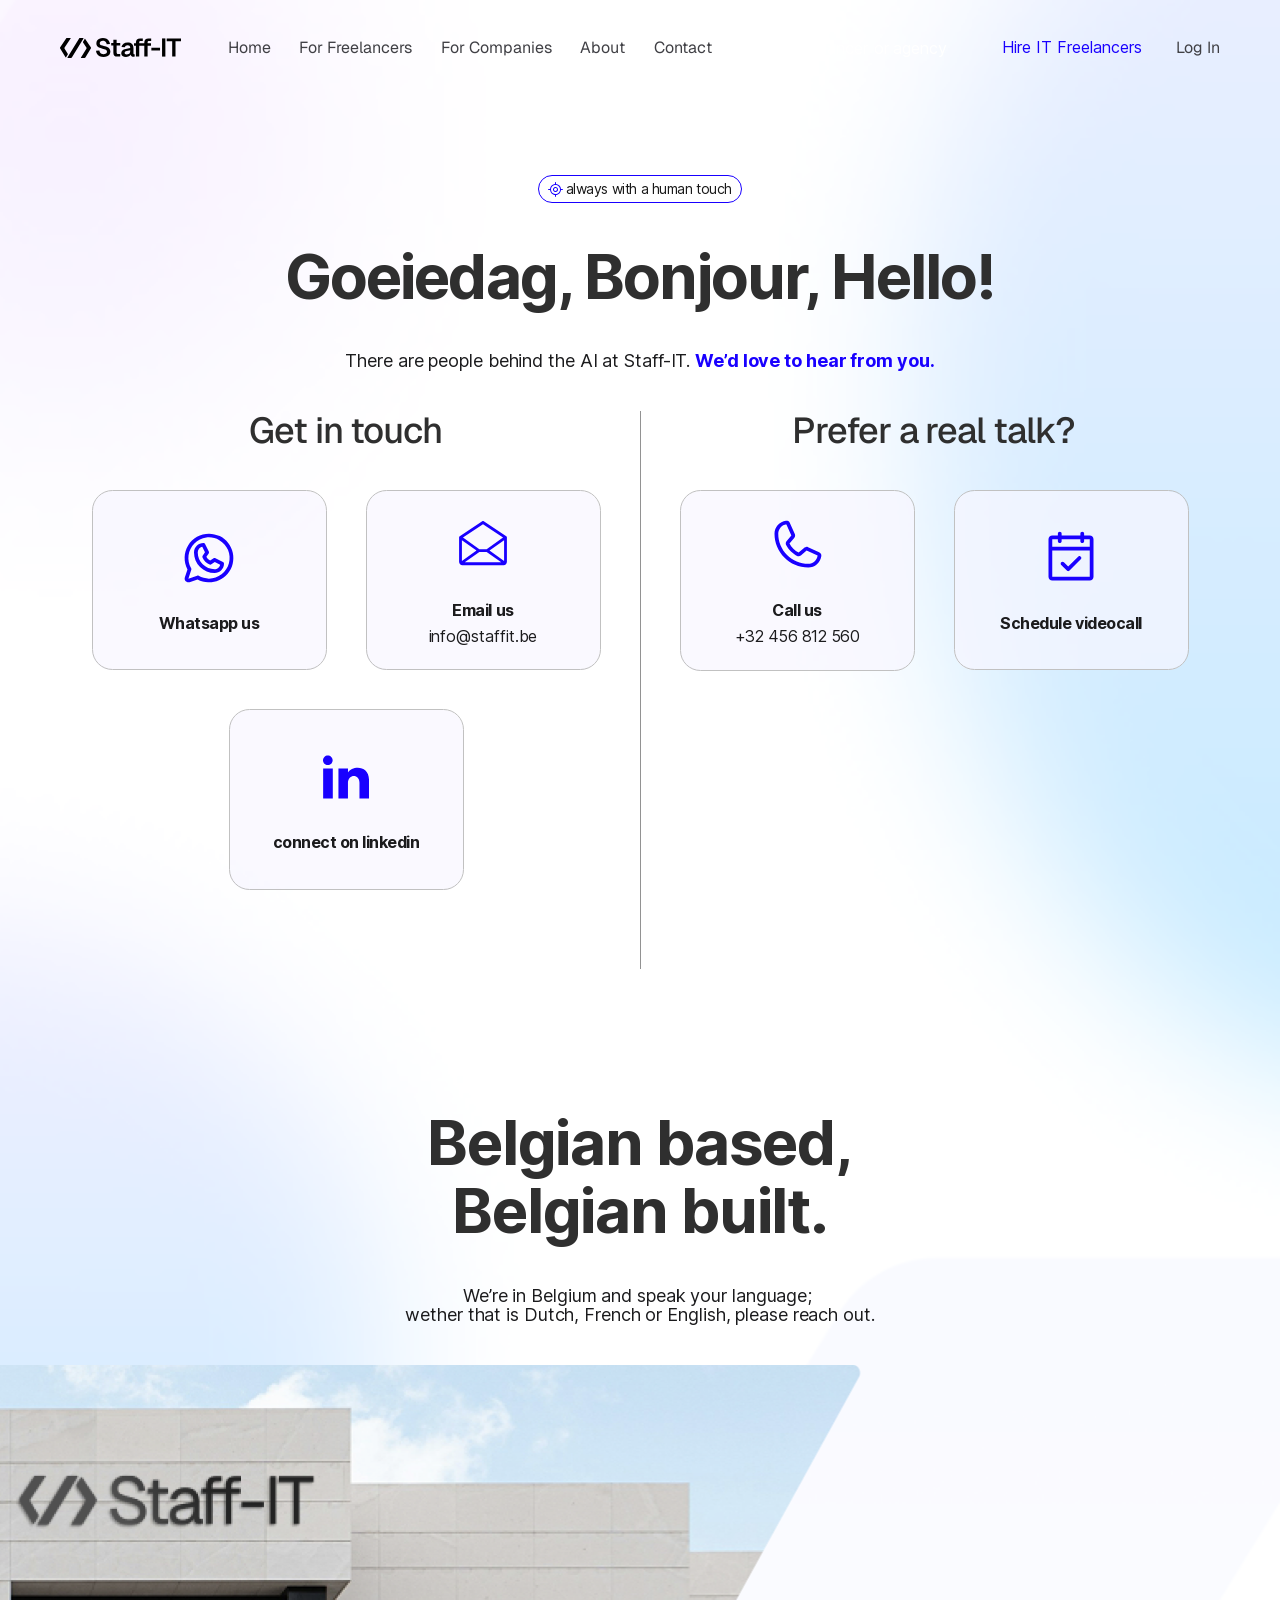
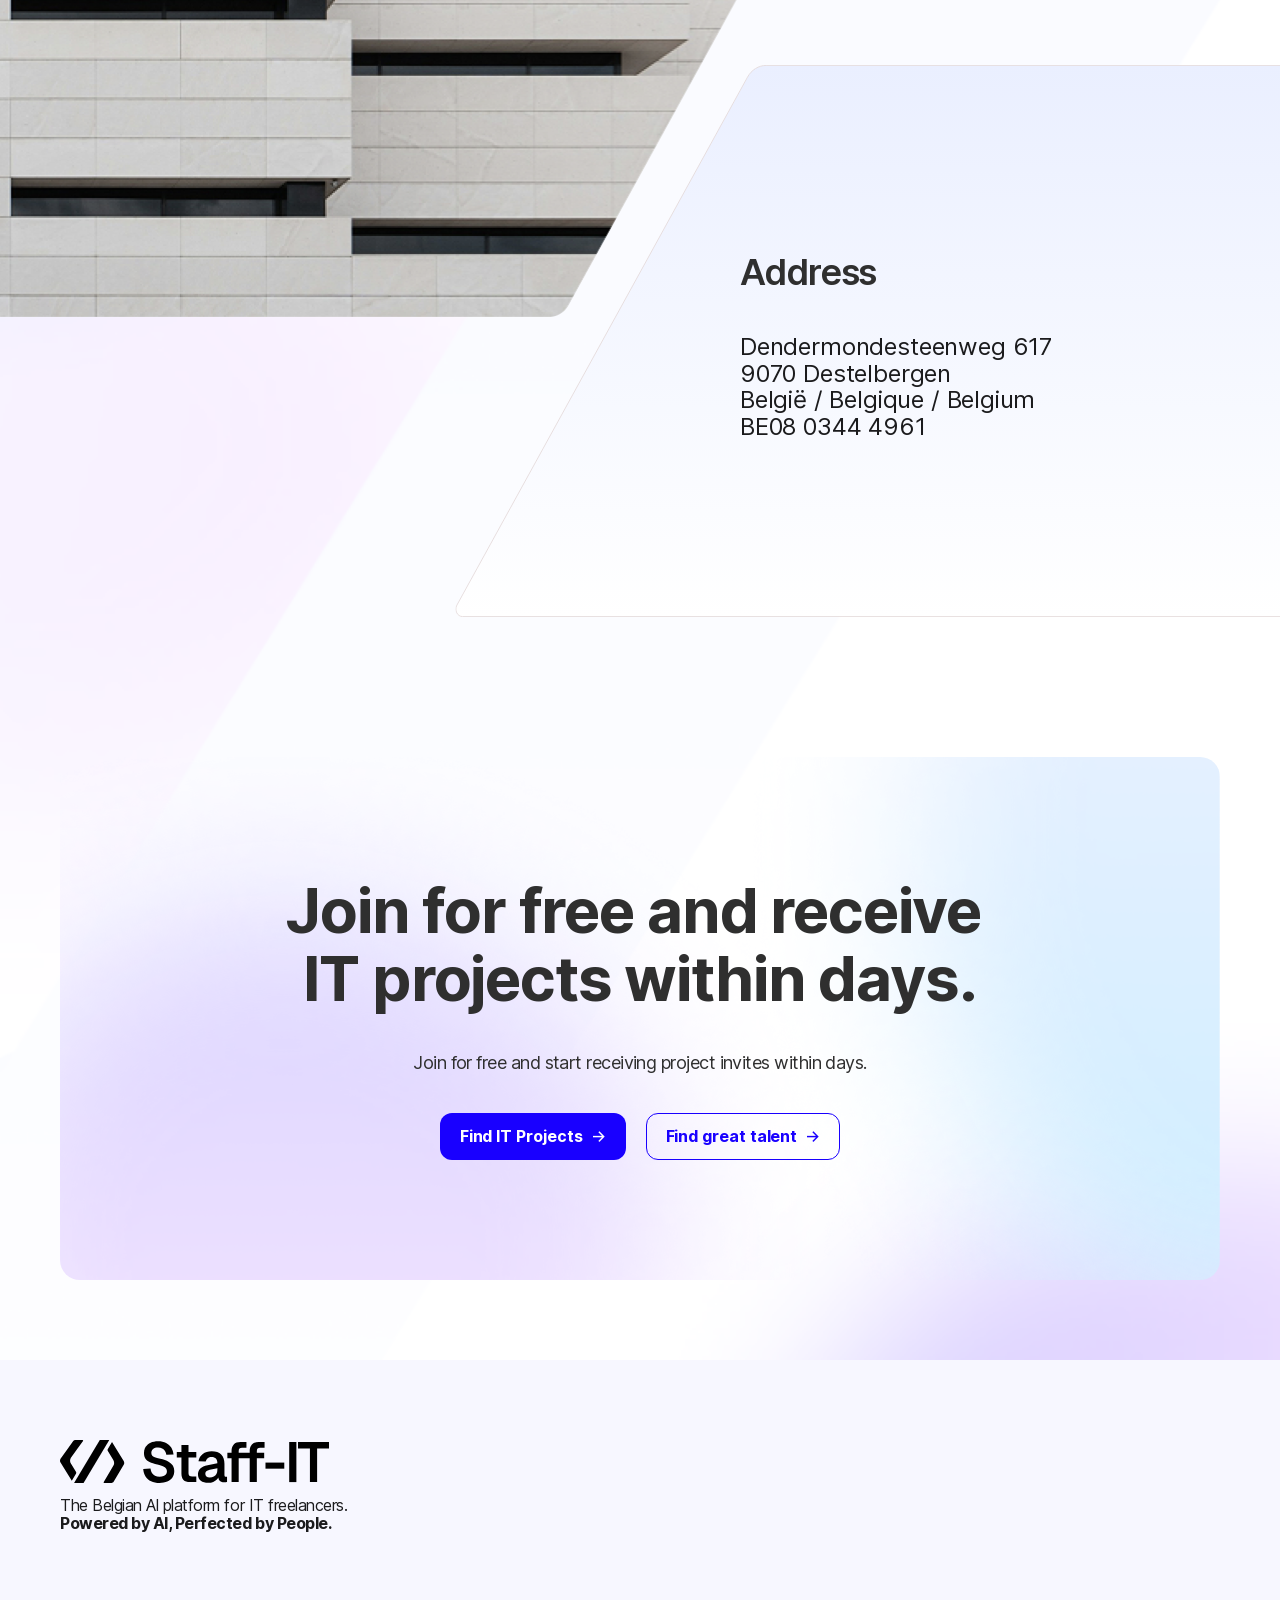
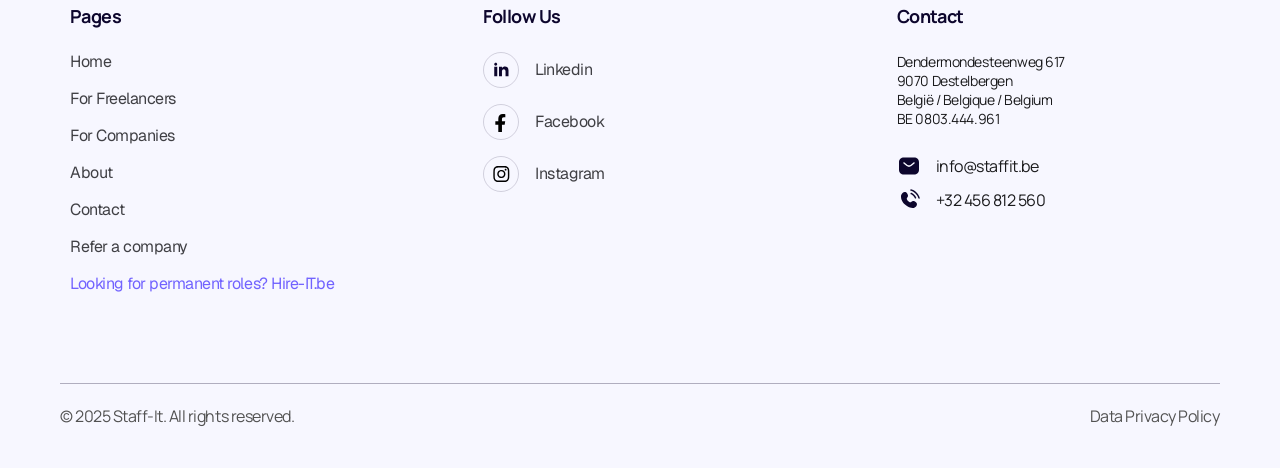
<file: contact.html>
<!doctype html>
<!-- Created in Figma Sites -->
<html lang="en">
  <head>
    <script>(function(){function f(i){if(i.loading==="lazy")i.loading="eager"}document.querySelectorAll("img").forEach(f);new MutationObserver(function(ms){for(var i=0;i<ms.length;i++){var m=ms[i];for(var j=0;j<m.addedNodes.length;j++){var n=m.addedNodes[j];if(n.nodeType!==1)continue;if(n.tagName==="IMG")f(n);if(n.querySelectorAll)n.querySelectorAll("img").forEach(f)}if(m.type==="attributes"&&m.target.tagName==="IMG")f(m.target)}}).observe(document.documentElement,{childList:true,subtree:true,attributes:true,attributeFilter:["loading"]})})();</script>
    <meta charset="utf-8" />
    <noscript>
      <style>
        #container {
          display: none;
        }
      </style>
    </noscript>

    <!-- Google Tag Manager -->
<script>(function(w,d,s,l,i){w[l]=w[l]||[];w[l].push({'gtm.start':
new Date().getTime(),event:'gtm.js'});var f=d.getElementsByTagName(s)[0],
j=d.createElement(s),dl=l!='dataLayer'?'&l='+l:'';j.async=true;j.src=
'https://www.googletagmanager.com/gtm.js?id='+i+dl;f.parentNode.insertBefore(j,f);
})(window,document,'script','dataLayer','GTM-MSXGLMQ7');</script>
<!-- End Google Tag Manager -->
    <meta name="viewport" content="width=device-width, initial-scale=1" />
    <meta name="color-scheme" content="light dark" />
    <link rel="preload" href="_runtimes/sites-runtime.a3fb353eae7bae7ccb486ec5a74f6066fc41abbed56a89ac8a3e91afd5a2e468.js" as="script" crossorigin />
    <link rel="preload" href="_components/v2/29f297b63b0c6f98e223d8d58d49903a7271f978.js" as="script" crossorigin />
    <link rel="preload" href="_json/dfa00fc5-bf45-4c4f-be76-8ae690fcbcf0/contact.json" as="fetch" />
        <style id="reset-css"> @layer figreset,figoverridable,reset,theme,base,figutils,components,utilities;@layer figoverridable{:root{font-synthesis:none}}@layer figutils{:root{--banner-height:48px;--banner-height-v2:40px;--full-height-with-banner:calc(100dvh - var(--banner-height))}@media (max-width:600px){.banner-v2-container{left:0 !important;right:0 !important;margin:0 auto !important}}.wrapper-with-banner .min-h-screen{min-height:var(--full-height-with-banner)}.wrapper-with-banner .h-screen{height:var(--full-height-with-banner)}}@layer figreset{:root{font-family:var( --default-font-family,ui-sans-serif,system-ui,sans-serif,'Apple Color Emoji','Segoe UI Emoji','Segoe UI Symbol','Noto Color Emoji' )}html{-webkit-text-size-adjust:100%;-webkit-tap-highlight-color:transparent;-webkit-font-smoothing:antialiased;width:100%}body{margin:0;width:100%}body:has([data-page-overflowx='hidden']){overflow-x:hidden}body:has([data-page-overflowx='auto']){overflow-x:auto}}@layer figutils{#container{width:100%}}@layer figreset{*,*:before,*:after{box-sizing:border-box}a{color:inherit;text-decoration:none}button{border:none;background:none;padding:0}h1,h2,h3,h4,h5,h6,p{font-size:inherit;font-weight:inherit}blockquote,dl,dd,h1,h2,h3,h4,h5,h6,hr,figure,p,pre{margin:0}ol,ul,menu{list-style:none;margin:0;padding-inline-start:0}}@layer figutils{:is(.textContents ul,ul.textContents) > li:before{content:'\2022';margin-left:-1.5em;display:inline-block;text-align:center;width:1.5em;-webkit-background-clip:var(--list-marker-background-clip);-webkit-text-fill-color:var(--list-marker-text-fill-color);background-clip:var(--list-marker-background-clip);color:var(--list-marker-color);font-size:var(--list-marker-font-size);line-height:var(--list-marker-line-height);vertical-align:var(--list-marker-vertical-align)}:is(.textContents ol,ol.textContents) > li::marker{color:var(--list-marker-color);font-size:var(--list-marker-font-size);line-height:var(--list-marker-line-height);vertical-align:var(--list-marker-vertical-align)}:is(.textContents,.textContents *).adjustLetterSpacing:after{content:'';margin-left:calc(var(--letter-spacing) * -1)}}@layer figutils{#container .embed{border:none}}@layer figutils{#container .marquee-container{overflow-x:hidden;display:flex;flex-direction:row;position:relative;width:var(--width);transform:var(--transform);&:hover div{animation-play-state:var(--pause-on-hover)}&:active div{animation-play-state:var(--pause-on-click)}&:focus-within > *{animation-play-state:paused !important}}#container .marquee{flex:0 0 auto;min-width:var(--min-width);display:flex;flex-direction:row;align-items:center;animation:scroll var(--duration) linear var(--delay) var(--iteration-count);animation-delay:var(--delay);animation-direction:var(--direction);animation-timing-function:var(--timing-function)}#container .marquee.reduced-motion{@media (prefers-reduced-motion:reduce){animation:none}}@keyframes scroll{0%{transform:translateX(0%)}100%{transform:translateX(-100%)}}#container .marquee-initial-child-container{flex:0 0 auto;display:flex;min-width:auto;flex-direction:row;align-items:center}#container .marquee-child{transform:var(--transform)}}@layer figutils{.code-behavior-wrapper > *{width:100%;height:100%}}@layer figreset{:root{--100dvw:100vw;--100dvh:100vh}@supports (width:100dvw){:root{--100dvw:100dvw;--100dvh:100dvh}}}@layer figutils{.bypass-link{position:fixed;top:16px;left:0;right:0;display:flex;justify-content:center;align-items:center;opacity:0;pointer-events:none}.bypass-link:focus-within{opacity:1;z-index:10000}.bypass-link > a{background-color:#000;color:#fff;border:1px solid #fff;padding:12px 16px;font-size:16px;border-radius:12px;pointer-events:auto}}@layer figreset{:root{text-align:left;button{text-align:left}}}</style><style id="font-faces-7lhch"> @font-face{font-family:"Manrope:Bold";font-style:normal;src:url("_woff/v2/Manrope_wght__1/Manrope_wght__1-english.woff2");font-display:block;unicode-range:U+0000-00A0,U+00A2-00A9,U+00AC-00AE,U+00B0-00B7,U+00B9-00BA,U+00BC-00BE,U+00D7,U+00F7,U+2000-206F,U+2074,U+20AC,U+2122,U+2190-21BB,U+2212,U+2215,U+F8FF,U+FEFF,U+FFFD}@font-face{font-family:"Manrope:Bold";font-style:normal;src:url("_woff/v2/Manrope_wght__1/Manrope_wght__1-rest-latin.woff2");font-display:block;unicode-range:U+00A1,U+00AA-00AB,U+00AF,U+00B8,U+00BB,U+00BF-00D6,U+00D8-00F6,U+00F8-00FF,U+0131,U+0152-0153,U+02B0-02FF}@font-face{font-family:"Manrope:Bold";font-style:normal;src:url("_woff/v2/Manrope_wght__1/Manrope_wght__1-latin-extended-a.woff2");font-display:block;unicode-range:U+0100-0130,U+0132-0151,U+0154-017F}@font-face{font-family:"Manrope:Bold";font-style:normal;src:url("_woff/v2/Manrope_wght__1/Manrope_wght__1-latin-extended-b.woff2");font-display:block;unicode-range:U+0180-024F}@font-face{font-family:"Manrope:Bold";font-style:normal;src:url("_woff/v2/Manrope_wght__1/Manrope_wght__1-latin-extended-additional.woff2");font-display:block;unicode-range:U+1E00-1EFF}@font-face{font-family:"Manrope:Bold";font-style:normal;src:url("_woff/v2/Manrope_wght__1/Manrope_wght__1-rest.woff2");font-display:block;unicode-range:U+0250-02AF,U+0300-1DFF,U+1F00-1FFF,U+2070-2073,U+2075-20AB,U+20AD-2121,U+2123-218F,U+21BC-2211,U+2213-2214,U+2216-F8FE,U+F900-FEFE,U+FF00-FFFC,U+FFFE-FFFF}@font-face{font-family:"Manrope";font-style:Regular;src:url("_woff/v2/Manrope_wght__1/Manrope_wght__1-english.woff2");font-display:block;unicode-range:U+0000-00A0,U+00A2-00A9,U+00AC-00AE,U+00B0-00B7,U+00B9-00BA,U+00BC-00BE,U+00D7,U+00F7,U+2000-206F,U+2074,U+20AC,U+2122,U+2190-21BB,U+2212,U+2215,U+F8FF,U+FEFF,U+FFFD}@font-face{font-family:"Manrope";font-style:Regular;src:url("_woff/v2/Manrope_wght__1/Manrope_wght__1-rest-latin.woff2");font-display:block;unicode-range:U+00A1,U+00AA-00AB,U+00AF,U+00B8,U+00BB,U+00BF-00D6,U+00D8-00F6,U+00F8-00FF,U+0131,U+0152-0153,U+02B0-02FF}@font-face{font-family:"Manrope";font-style:Regular;src:url("_woff/v2/Manrope_wght__1/Manrope_wght__1-latin-extended-a.woff2");font-display:block;unicode-range:U+0100-0130,U+0132-0151,U+0154-017F}@font-face{font-family:"Manrope";font-style:Regular;src:url("_woff/v2/Manrope_wght__1/Manrope_wght__1-latin-extended-b.woff2");font-display:block;unicode-range:U+0180-024F}@font-face{font-family:"Manrope";font-style:Regular;src:url("_woff/v2/Manrope_wght__1/Manrope_wght__1-latin-extended-additional.woff2");font-display:block;unicode-range:U+1E00-1EFF}@font-face{font-family:"Manrope";font-style:Regular;src:url("_woff/v2/Manrope_wght__1/Manrope_wght__1-rest.woff2");font-display:block;unicode-range:U+0250-02AF,U+0300-1DFF,U+1F00-1FFF,U+2070-2073,U+2075-20AB,U+20AD-2121,U+2123-218F,U+21BC-2211,U+2213-2214,U+2216-F8FE,U+F900-FEFE,U+FF00-FFFC,U+FFFE-FFFF}@font-face{font-family:"Manrope:Regular";font-style:normal;src:url("_woff/v2/Manrope_wght__1/Manrope_wght__1-english.woff2");font-display:block;unicode-range:U+0000-00A0,U+00A2-00A9,U+00AC-00AE,U+00B0-00B7,U+00B9-00BA,U+00BC-00BE,U+00D7,U+00F7,U+2000-206F,U+2074,U+20AC,U+2122,U+2190-21BB,U+2212,U+2215,U+F8FF,U+FEFF,U+FFFD}@font-face{font-family:"Manrope:Regular";font-style:normal;src:url("_woff/v2/Manrope_wght__1/Manrope_wght__1-rest-latin.woff2");font-display:block;unicode-range:U+00A1,U+00AA-00AB,U+00AF,U+00B8,U+00BB,U+00BF-00D6,U+00D8-00F6,U+00F8-00FF,U+0131,U+0152-0153,U+02B0-02FF}@font-face{font-family:"Manrope:Regular";font-style:normal;src:url("_woff/v2/Manrope_wght__1/Manrope_wght__1-latin-extended-a.woff2");font-display:block;unicode-range:U+0100-0130,U+0132-0151,U+0154-017F}@font-face{font-family:"Manrope:Regular";font-style:normal;src:url("_woff/v2/Manrope_wght__1/Manrope_wght__1-latin-extended-b.woff2");font-display:block;unicode-range:U+0180-024F}@font-face{font-family:"Manrope:Regular";font-style:normal;src:url("_woff/v2/Manrope_wght__1/Manrope_wght__1-latin-extended-additional.woff2");font-display:block;unicode-range:U+1E00-1EFF}@font-face{font-family:"Manrope:Regular";font-style:normal;src:url("_woff/v2/Manrope_wght__1/Manrope_wght__1-rest.woff2");font-display:block;unicode-range:U+0250-02AF,U+0300-1DFF,U+1F00-1FFF,U+2070-2073,U+2075-20AB,U+20AD-2121,U+2123-218F,U+21BC-2211,U+2213-2214,U+2216-F8FE,U+F900-FEFE,U+FF00-FFFC,U+FFFE-FFFF}@font-face{font-family:"Geist:Regular";font-style:normal;src:url("_woff/v2/Geist_wght__1/Geist_wght__1-english.woff2");font-display:block;unicode-range:U+0000-00A0,U+00A2-00A9,U+00AC-00AE,U+00B0-00B7,U+00B9-00BA,U+00BC-00BE,U+00D7,U+00F7,U+2000-206F,U+2074,U+20AC,U+2122,U+2190-21BB,U+2212,U+2215,U+F8FF,U+FEFF,U+FFFD}@font-face{font-family:"Geist:Regular";font-style:normal;src:url("_woff/v2/Geist_wght__1/Geist_wght__1-rest-latin.woff2");font-display:block;unicode-range:U+00A1,U+00AA-00AB,U+00AF,U+00B8,U+00BB,U+00BF-00D6,U+00D8-00F6,U+00F8-00FF,U+0131,U+0152-0153,U+02B0-02FF}@font-face{font-family:"Geist:Regular";font-style:normal;src:url("_woff/v2/Geist_wght__1/Geist_wght__1-latin-extended-a.woff2");font-display:block;unicode-range:U+0100-0130,U+0132-0151,U+0154-017F}@font-face{font-family:"Geist:Regular";font-style:normal;src:url("_woff/v2/Geist_wght__1/Geist_wght__1-latin-extended-b.woff2");font-display:block;unicode-range:U+0180-024F}@font-face{font-family:"Geist:Regular";font-style:normal;src:url("_woff/v2/Geist_wght__1/Geist_wght__1-latin-extended-additional.woff2");font-display:block;unicode-range:U+1E00-1EFF}@font-face{font-family:"Geist:Regular";font-style:normal;src:url("_woff/v2/Geist_wght__1/Geist_wght__1-rest.woff2");font-display:block;unicode-range:U+0250-02AF,U+0300-1DFF,U+1F00-1FFF,U+2070-2073,U+2075-20AB,U+20AD-2121,U+2123-218F,U+21BC-2211,U+2213-2214,U+2216-F8FE,U+F900-FEFE,U+FF00-FFFC,U+FFFE-FFFF}@font-face{font-family:"Geist";font-style:Bold;src:url("_woff/v2/Geist_wght__1/Geist_wght__1-english.woff2");font-display:block;unicode-range:U+0000-00A0,U+00A2-00A9,U+00AC-00AE,U+00B0-00B7,U+00B9-00BA,U+00BC-00BE,U+00D7,U+00F7,U+2000-206F,U+2074,U+20AC,U+2122,U+2190-21BB,U+2212,U+2215,U+F8FF,U+FEFF,U+FFFD}@font-face{font-family:"Geist";font-style:Bold;src:url("_woff/v2/Geist_wght__1/Geist_wght__1-rest-latin.woff2");font-display:block;unicode-range:U+00A1,U+00AA-00AB,U+00AF,U+00B8,U+00BB,U+00BF-00D6,U+00D8-00F6,U+00F8-00FF,U+0131,U+0152-0153,U+02B0-02FF}@font-face{font-family:"Geist";font-style:Bold;src:url("_woff/v2/Geist_wght__1/Geist_wght__1-latin-extended-a.woff2");font-display:block;unicode-range:U+0100-0130,U+0132-0151,U+0154-017F}@font-face{font-family:"Geist";font-style:Bold;src:url("_woff/v2/Geist_wght__1/Geist_wght__1-latin-extended-b.woff2");font-display:block;unicode-range:U+0180-024F}@font-face{font-family:"Geist";font-style:Bold;src:url("_woff/v2/Geist_wght__1/Geist_wght__1-latin-extended-additional.woff2");font-display:block;unicode-range:U+1E00-1EFF}@font-face{font-family:"Geist";font-style:Bold;src:url("_woff/v2/Geist_wght__1/Geist_wght__1-rest.woff2");font-display:block;unicode-range:U+0250-02AF,U+0300-1DFF,U+1F00-1FFF,U+2070-2073,U+2075-20AB,U+20AD-2121,U+2123-218F,U+21BC-2211,U+2213-2214,U+2216-F8FE,U+F900-FEFE,U+FF00-FFFC,U+FFFE-FFFF}@font-face{font-family:"Geist:SemiBold";font-style:normal;src:url("_woff/v2/Geist_wght__1/Geist_wght__1-english.woff2");font-display:block;unicode-range:U+0000-00A0,U+00A2-00A9,U+00AC-00AE,U+00B0-00B7,U+00B9-00BA,U+00BC-00BE,U+00D7,U+00F7,U+2000-206F,U+2074,U+20AC,U+2122,U+2190-21BB,U+2212,U+2215,U+F8FF,U+FEFF,U+FFFD}@font-face{font-family:"Geist:SemiBold";font-style:normal;src:url("_woff/v2/Geist_wght__1/Geist_wght__1-rest-latin.woff2");font-display:block;unicode-range:U+00A1,U+00AA-00AB,U+00AF,U+00B8,U+00BB,U+00BF-00D6,U+00D8-00F6,U+00F8-00FF,U+0131,U+0152-0153,U+02B0-02FF}@font-face{font-family:"Geist:SemiBold";font-style:normal;src:url("_woff/v2/Geist_wght__1/Geist_wght__1-latin-extended-a.woff2");font-display:block;unicode-range:U+0100-0130,U+0132-0151,U+0154-017F}@font-face{font-family:"Geist:SemiBold";font-style:normal;src:url("_woff/v2/Geist_wght__1/Geist_wght__1-latin-extended-b.woff2");font-display:block;unicode-range:U+0180-024F}@font-face{font-family:"Geist:SemiBold";font-style:normal;src:url("_woff/v2/Geist_wght__1/Geist_wght__1-latin-extended-additional.woff2");font-display:block;unicode-range:U+1E00-1EFF}@font-face{font-family:"Geist:SemiBold";font-style:normal;src:url("_woff/v2/Geist_wght__1/Geist_wght__1-rest.woff2");font-display:block;unicode-range:U+0250-02AF,U+0300-1DFF,U+1F00-1FFF,U+2070-2073,U+2075-20AB,U+20AD-2121,U+2123-218F,U+21BC-2211,U+2213-2214,U+2216-F8FE,U+F900-FEFE,U+FF00-FFFC,U+FFFE-FFFF}@font-face{font-family:"Geist:Medium";font-style:normal;src:url("_woff/v2/Geist_wght__1/Geist_wght__1-english.woff2");font-display:block;unicode-range:U+0000-00A0,U+00A2-00A9,U+00AC-00AE,U+00B0-00B7,U+00B9-00BA,U+00BC-00BE,U+00D7,U+00F7,U+2000-206F,U+2074,U+20AC,U+2122,U+2190-21BB,U+2212,U+2215,U+F8FF,U+FEFF,U+FFFD}@font-face{font-family:"Geist:Medium";font-style:normal;src:url("_woff/v2/Geist_wght__1/Geist_wght__1-rest-latin.woff2");font-display:block;unicode-range:U+00A1,U+00AA-00AB,U+00AF,U+00B8,U+00BB,U+00BF-00D6,U+00D8-00F6,U+00F8-00FF,U+0131,U+0152-0153,U+02B0-02FF}@font-face{font-family:"Geist:Medium";font-style:normal;src:url("_woff/v2/Geist_wght__1/Geist_wght__1-latin-extended-a.woff2");font-display:block;unicode-range:U+0100-0130,U+0132-0151,U+0154-017F}@font-face{font-family:"Geist:Medium";font-style:normal;src:url("_woff/v2/Geist_wght__1/Geist_wght__1-latin-extended-b.woff2");font-display:block;unicode-range:U+0180-024F}@font-face{font-family:"Geist:Medium";font-style:normal;src:url("_woff/v2/Geist_wght__1/Geist_wght__1-latin-extended-additional.woff2");font-display:block;unicode-range:U+1E00-1EFF}@font-face{font-family:"Geist:Medium";font-style:normal;src:url("_woff/v2/Geist_wght__1/Geist_wght__1-rest.woff2");font-display:block;unicode-range:U+0250-02AF,U+0300-1DFF,U+1F00-1FFF,U+2070-2073,U+2075-20AB,U+20AD-2121,U+2123-218F,U+21BC-2211,U+2213-2214,U+2216-F8FE,U+F900-FEFE,U+FF00-FFFC,U+FFFE-FFFF}@font-face{font-family:"Inter:Semi Bold";font-style:normal;src:url("_woff/v2/Inter_1/Inter_1-english.woff2");font-display:block;unicode-range:U+0000-00A0,U+00A2-00A9,U+00AC-00AE,U+00B0-00B7,U+00B9-00BA,U+00BC-00BE,U+00D7,U+00F7,U+2000-206F,U+2074,U+20AC,U+2122,U+2190-21BB,U+2212,U+2215,U+F8FF,U+FEFF,U+FFFD}@font-face{font-family:"Inter:Semi Bold";font-style:normal;src:url("_woff/v2/Inter_1/Inter_1-rest-latin.woff2");font-display:block;unicode-range:U+00A1,U+00AA-00AB,U+00AF,U+00B8,U+00BB,U+00BF-00D6,U+00D8-00F6,U+00F8-00FF,U+0131,U+0152-0153,U+02B0-02FF}@font-face{font-family:"Inter:Semi Bold";font-style:normal;src:url("_woff/v2/Inter_1/Inter_1-latin-extended-a.woff2");font-display:block;unicode-range:U+0100-0130,U+0132-0151,U+0154-017F}@font-face{font-family:"Inter:Semi Bold";font-style:normal;src:url("_woff/v2/Inter_1/Inter_1-latin-extended-b.woff2");font-display:block;unicode-range:U+0180-024F}@font-face{font-family:"Inter:Semi Bold";font-style:normal;src:url("_woff/v2/Inter_1/Inter_1-latin-extended-additional.woff2");font-display:block;unicode-range:U+1E00-1EFF}@font-face{font-family:"Inter:Semi Bold";font-style:normal;src:url("_woff/v2/Inter_1/Inter_1-rest.woff2");font-display:block;unicode-range:U+0250-02AF,U+0300-1DFF,U+1F00-1FFF,U+2070-2073,U+2075-20AB,U+20AD-2121,U+2123-218F,U+21BC-2211,U+2213-2214,U+2216-F8FE,U+F900-FEFE,U+FF00-FFFC,U+FFFE-FFFF}@font-face{font-family:"Inter";font-style:Medium;src:url("_woff/v2/Inter_1/Inter_1-english.woff2");font-display:block;unicode-range:U+0000-00A0,U+00A2-00A9,U+00AC-00AE,U+00B0-00B7,U+00B9-00BA,U+00BC-00BE,U+00D7,U+00F7,U+2000-206F,U+2074,U+20AC,U+2122,U+2190-21BB,U+2212,U+2215,U+F8FF,U+FEFF,U+FFFD}@font-face{font-family:"Inter";font-style:Medium;src:url("_woff/v2/Inter_1/Inter_1-rest-latin.woff2");font-display:block;unicode-range:U+00A1,U+00AA-00AB,U+00AF,U+00B8,U+00BB,U+00BF-00D6,U+00D8-00F6,U+00F8-00FF,U+0131,U+0152-0153,U+02B0-02FF}@font-face{font-family:"Inter";font-style:Medium;src:url("_woff/v2/Inter_1/Inter_1-latin-extended-a.woff2");font-display:block;unicode-range:U+0100-0130,U+0132-0151,U+0154-017F}@font-face{font-family:"Inter";font-style:Medium;src:url("_woff/v2/Inter_1/Inter_1-latin-extended-b.woff2");font-display:block;unicode-range:U+0180-024F}@font-face{font-family:"Inter";font-style:Medium;src:url("_woff/v2/Inter_1/Inter_1-latin-extended-additional.woff2");font-display:block;unicode-range:U+1E00-1EFF}@font-face{font-family:"Inter";font-style:Medium;src:url("_woff/v2/Inter_1/Inter_1-rest.woff2");font-display:block;unicode-range:U+0250-02AF,U+0300-1DFF,U+1F00-1FFF,U+2070-2073,U+2075-20AB,U+20AD-2121,U+2123-218F,U+21BC-2211,U+2213-2214,U+2216-F8FE,U+F900-FEFE,U+FF00-FFFC,U+FFFE-FFFF}@font-face{font-family:"Inter:Bold";font-style:normal;src:url("_woff/v2/Inter_1/Inter_1-english.woff2");font-display:block;unicode-range:U+0000-00A0,U+00A2-00A9,U+00AC-00AE,U+00B0-00B7,U+00B9-00BA,U+00BC-00BE,U+00D7,U+00F7,U+2000-206F,U+2074,U+20AC,U+2122,U+2190-21BB,U+2212,U+2215,U+F8FF,U+FEFF,U+FFFD}@font-face{font-family:"Inter:Bold";font-style:normal;src:url("_woff/v2/Inter_1/Inter_1-rest-latin.woff2");font-display:block;unicode-range:U+00A1,U+00AA-00AB,U+00AF,U+00B8,U+00BB,U+00BF-00D6,U+00D8-00F6,U+00F8-00FF,U+0131,U+0152-0153,U+02B0-02FF}@font-face{font-family:"Inter:Bold";font-style:normal;src:url("_woff/v2/Inter_1/Inter_1-latin-extended-a.woff2");font-display:block;unicode-range:U+0100-0130,U+0132-0151,U+0154-017F}@font-face{font-family:"Inter:Bold";font-style:normal;src:url("_woff/v2/Inter_1/Inter_1-latin-extended-b.woff2");font-display:block;unicode-range:U+0180-024F}@font-face{font-family:"Inter:Bold";font-style:normal;src:url("_woff/v2/Inter_1/Inter_1-latin-extended-additional.woff2");font-display:block;unicode-range:U+1E00-1EFF}@font-face{font-family:"Inter:Bold";font-style:normal;src:url("_woff/v2/Inter_1/Inter_1-rest.woff2");font-display:block;unicode-range:U+0250-02AF,U+0300-1DFF,U+1F00-1FFF,U+2070-2073,U+2075-20AB,U+20AD-2121,U+2123-218F,U+21BC-2211,U+2213-2214,U+2216-F8FE,U+F900-FEFE,U+FF00-FFFC,U+FFFE-FFFF}@font-face{font-family:"Inter:Regular";font-style:normal;src:url("_woff/v2/Inter_1/Inter_1-english.woff2");font-display:block;unicode-range:U+0000-00A0,U+00A2-00A9,U+00AC-00AE,U+00B0-00B7,U+00B9-00BA,U+00BC-00BE,U+00D7,U+00F7,U+2000-206F,U+2074,U+20AC,U+2122,U+2190-21BB,U+2212,U+2215,U+F8FF,U+FEFF,U+FFFD}@font-face{font-family:"Inter:Regular";font-style:normal;src:url("_woff/v2/Inter_1/Inter_1-rest-latin.woff2");font-display:block;unicode-range:U+00A1,U+00AA-00AB,U+00AF,U+00B8,U+00BB,U+00BF-00D6,U+00D8-00F6,U+00F8-00FF,U+0131,U+0152-0153,U+02B0-02FF}@font-face{font-family:"Inter:Regular";font-style:normal;src:url("_woff/v2/Inter_1/Inter_1-latin-extended-a.woff2");font-display:block;unicode-range:U+0100-0130,U+0132-0151,U+0154-017F}@font-face{font-family:"Inter:Regular";font-style:normal;src:url("_woff/v2/Inter_1/Inter_1-latin-extended-b.woff2");font-display:block;unicode-range:U+0180-024F}@font-face{font-family:"Inter:Regular";font-style:normal;src:url("_woff/v2/Inter_1/Inter_1-latin-extended-additional.woff2");font-display:block;unicode-range:U+1E00-1EFF}@font-face{font-family:"Inter:Regular";font-style:normal;src:url("_woff/v2/Inter_1/Inter_1-rest.woff2");font-display:block;unicode-range:U+0250-02AF,U+0300-1DFF,U+1F00-1FFF,U+2070-2073,U+2075-20AB,U+20AD-2121,U+2123-218F,U+21BC-2211,U+2213-2214,U+2216-F8FE,U+F900-FEFE,U+FF00-FFFC,U+FFFE-FFFF}@font-face{font-family:"Inter:Medium";font-style:normal;src:url("_woff/v2/Inter_1/Inter_1-english.woff2");font-display:block;unicode-range:U+0000-00A0,U+00A2-00A9,U+00AC-00AE,U+00B0-00B7,U+00B9-00BA,U+00BC-00BE,U+00D7,U+00F7,U+2000-206F,U+2074,U+20AC,U+2122,U+2190-21BB,U+2212,U+2215,U+F8FF,U+FEFF,U+FFFD}@font-face{font-family:"Inter:Medium";font-style:normal;src:url("_woff/v2/Inter_1/Inter_1-rest-latin.woff2");font-display:block;unicode-range:U+00A1,U+00AA-00AB,U+00AF,U+00B8,U+00BB,U+00BF-00D6,U+00D8-00F6,U+00F8-00FF,U+0131,U+0152-0153,U+02B0-02FF}@font-face{font-family:"Inter:Medium";font-style:normal;src:url("_woff/v2/Inter_1/Inter_1-latin-extended-a.woff2");font-display:block;unicode-range:U+0100-0130,U+0132-0151,U+0154-017F}@font-face{font-family:"Inter:Medium";font-style:normal;src:url("_woff/v2/Inter_1/Inter_1-latin-extended-b.woff2");font-display:block;unicode-range:U+0180-024F}@font-face{font-family:"Inter:Medium";font-style:normal;src:url("_woff/v2/Inter_1/Inter_1-latin-extended-additional.woff2");font-display:block;unicode-range:U+1E00-1EFF}@font-face{font-family:"Inter:Medium";font-style:normal;src:url("_woff/v2/Inter_1/Inter_1-rest.woff2");font-display:block;unicode-range:U+0250-02AF,U+0300-1DFF,U+1F00-1FFF,U+2070-2073,U+2075-20AB,U+20AD-2121,U+2123-218F,U+21BC-2211,U+2213-2214,U+2216-F8FE,U+F900-FEFE,U+FF00-FFFC,U+FFFE-FFFF}@font-face{font-family:"Geist:Bold";font-style:normal;src:url("_woff/v2/Geist_wght__1/Geist_wght__1-english.woff2");font-display:block;unicode-range:U+0000-00A0,U+00A2-00A9,U+00AC-00AE,U+00B0-00B7,U+00B9-00BA,U+00BC-00BE,U+00D7,U+00F7,U+2000-206F,U+2074,U+20AC,U+2122,U+2190-21BB,U+2212,U+2215,U+F8FF,U+FEFF,U+FFFD}@font-face{font-family:"Geist:Bold";font-style:normal;src:url("_woff/v2/Geist_wght__1/Geist_wght__1-rest-latin.woff2");font-display:block;unicode-range:U+00A1,U+00AA-00AB,U+00AF,U+00B8,U+00BB,U+00BF-00D6,U+00D8-00F6,U+00F8-00FF,U+0131,U+0152-0153,U+02B0-02FF}@font-face{font-family:"Geist:Bold";font-style:normal;src:url("_woff/v2/Geist_wght__1/Geist_wght__1-latin-extended-a.woff2");font-display:block;unicode-range:U+0100-0130,U+0132-0151,U+0154-017F}@font-face{font-family:"Geist:Bold";font-style:normal;src:url("_woff/v2/Geist_wght__1/Geist_wght__1-latin-extended-b.woff2");font-display:block;unicode-range:U+0180-024F}@font-face{font-family:"Geist:Bold";font-style:normal;src:url("_woff/v2/Geist_wght__1/Geist_wght__1-latin-extended-additional.woff2");font-display:block;unicode-range:U+1E00-1EFF}@font-face{font-family:"Geist:Bold";font-style:normal;src:url("_woff/v2/Geist_wght__1/Geist_wght__1-rest.woff2");font-display:block;unicode-range:U+0250-02AF,U+0300-1DFF,U+1F00-1FFF,U+2070-2073,U+2075-20AB,U+20AD-2121,U+2123-218F,U+21BC-2211,U+2213-2214,U+2216-F8FE,U+F900-FEFE,U+FF00-FFFC,U+FFFE-FFFF}</style><style id="breakpoint-css">@media (width < 1280px){[data-breakpoint-id="node-43_75093"]{display:none !important}}@media (width >= 1280px) or (width < 800px){[data-breakpoint-id="node-43_75230"]{display:none !important}}@media (width >= 800px){[data-breakpoint-id="node-43_75367"]{display:none !important}}</style><style id="body-background-color">@media (max-width: 799px) { body:has([data-breakpoint-id="node-43_75367"]) { background-color: white } }
@media (max-width: 1279px), (min-width: 800px) { body:has([data-breakpoint-id="node-43_75230"]) { background-color: white } }
@media (min-width: 1280px) { body:has([data-breakpoint-id="node-43_75093"]) { background-color: white } }</style><style id="ssr-css">#container .css-oljopy {position: relative; display: flex; flex-direction: column; align-items: center;}#container .css-50jkpj {min-width: var(--content-min-width); width: 100%;}#container .css-hss0xa {--content-min-width: 100%; --content-min-height: var(--100dvh); isolation: isolate; align-content: stretch; overflow: clip;}#container .css-trglf0 {position: absolute;}#container .css-r0azwh {inset: 0px; pointer-events: none;}#container .css-atgcpy {background-color: #fff;}#container .css-ez8men {max-width: none; width: 100%; height: 100%;}#container .css-wyeeme {object-fit: cover; opacity: 0.46;}#container .css-vfncl8 {position: sticky; flex-shrink: 0;}#container .css-z3suvn {top: 0px; width: 100%;}#container .css-bx0a2n {z-index: 5;}#container .css-ggwoeh {inset: 0px;}#container .css-5eam1e {pointer-events: none;}#container .css-7abz5d {display: flex; justify-content: space-between; align-items: center; position: relative; border-radius: inherit;}#container .css-paq0kv {align-content: stretch;}#container .css-j9f0op {width: 100%; height: 100%;}#container .css-7y6cel {position: relative; flex: 1 0 0;}#container .css-2fgpwh {min-width: 1px;}#container .css-wcbkz4 {display: flex; flex-direction: row; align-items: center; border-radius: inherit;}#container .css-is2hx9 {display: flex; justify-content: space-between; align-items: center; position: relative; padding: 12px;}#container .css-cpq5o1 {width: 121px; height: 20px;}#container .css-5knerd {position: relative; flex-shrink: 0;}#container .css-134pm3 {cursor: pointer;}#container .css-8kkpf5 {display: block; position: relative; border-radius: inherit;}#container .css-roiesn {position: absolute; display: block;}#container .css-51piak {left: 0px; right: 74.74%; top: 0px; bottom: 0px;}#container .css-8zr56v {display: block;}#container .css-wixxpz {inset: 0;}#container .css-pj62eg {left: 29.98%; right: 0px; top: 1.57%; bottom: 1.57%;}#container .css-ayg824 {flex: 0 0 auto;}#container .css-2yjztp {transform: matrix(1, 0, 0, -1, 0, 0);}#container .css-bhht40 {position: relative; flex-shrink: 0; display: flex; align-items: center; justify-content: center;}#container .css-vf8mzy {position: relative; display: block;}#container .css-ailwp {width: 30px; height: 30px;}#container .css-tzn6qh {display: block; position: absolute;}#container .css-7kv4dh {inset: 0px;}#container .css-3eutuf {max-width: 1440px; width: 100%;}#container .css-bx0a1s {z-index: 4;}#container .css-e1d1o2 {display: flex; flex-direction: column; align-items: center; justify-content: center; border-radius: inherit;}#container .css-jo8ywo {width: 100%; height: 100%; max-width: inherit;}#container .css-qs5z68 {max-width: inherit; width: 100%; height: 100%;}#container .css-juf8ot {display: flex; flex-direction: column; justify-content: center; align-items: center; gap: 40px; position: relative; padding: 80px 16px;}#container .css-zfhsjc {position: relative; flex-shrink: 0; display: flex; flex-direction: column; align-items: center; gap: 40px;}#container .css-v27th6 {width: 100%;}#container .css-4dpsoy {position: relative; flex-shrink: 0; display: flex; justify-content: center; align-items: center; gap: 3px; border-radius: 99px; padding: 2px 10px;}#container .css-y2zbtd {border-style: solid; border-color: #1900ff; border-top-width: 1px; border-bottom-width: 1px; border-left-width: 1px; border-right-width: 1px; position: absolute; border-radius: 99px;}#container .css-kxi3sn {width: 15px; height: 15px;}#container .css-wc1msa {position: relative; flex-shrink: 0; display: block;}#container .css-nf5ac4 {display: block; position: relative; flex-shrink: 0;}#container .css-5idvcx {font-family: "Inter:Regular",sans-serif; word-break: break-word; font-weight: 400; font-style: normal; font-size: var(--responsive-font-size,14px); letter-spacing: var(--responsive-letter-spacing,-0.42px); line-height: var(--responsive-line-height,24px); white-space: nowrap;}#container .css-x8ni6i {font-variation-settings: normal; color: #181818; -webkit-text-fill-color: #181818; --letter-spacing: var(--responsive-letter-spacing,-0.42px);}@media (min-width: 0px) {#container .css-x8ni6i {--responsive-font-size: 10px;}}@media (min-width: 800px) {#container .css-x8ni6i {--responsive-font-size: 10px;}}@media (min-width: 1280px) {#container .css-x8ni6i {--responsive-font-size: 14px;}}#container .css-59rdls {width: min-content; min-width: 100%;}#container .css-nywbmw {font-family: "Inter:Bold",sans-serif; word-break: break-word; font-weight: 700; font-style: normal; font-size: var(--responsive-font-size,62px); letter-spacing: var(--responsive-letter-spacing,-1.86px); text-align: center; line-height: var(--responsive-line-height,1.1);}#container .css-cl82cf {font-variation-settings: normal; color: #000; -webkit-text-fill-color: #000; --letter-spacing: var(--responsive-letter-spacing,-1.86px);}@media (min-width: 1px) {#container .css-cl82cf {--responsive-font-size: 32px;}}@media (min-width: 800px) {#container .css-cl82cf {--responsive-font-size: 52px;}}@media (min-width: 1280px) {#container .css-cl82cf {--responsive-font-size: 62px;}}#container .css-dczajm {position: relative; flex-shrink: 0; display: flex; flex-direction: column; align-items: center;}#container .css-g44u0g {font-family: "Inter:Regular",sans-serif; word-break: break-word; font-weight: 400; font-style: normal; font-size: var(--responsive-font-size,18px); letter-spacing: var(--responsive-letter-spacing,-0.54px); text-align: center; line-height: 0;}#container .css-igrrlc {font-variation-settings: normal; color: #1b1b1d; -webkit-text-fill-color: #1b1b1d; --letter-spacing: var(--responsive-letter-spacing,-0.54px);}@media (min-width: 0px) {#container .css-igrrlc {color: #1b1b1d; -webkit-text-fill-color: #1b1b1d; --responsive-font-size: 16px; --responsive-letter-spacing: -0.0768px; --responsive-line-height: 1.1;}}@media (min-width: 800px) {#container .css-igrrlc {color: #1b1b1d; -webkit-text-fill-color: #1b1b1d; --responsive-font-size: 16px; --responsive-letter-spacing: -0.0768px; --responsive-line-height: 1.1;}}@media (min-width: 1280px) {#container .css-igrrlc {color: #1b1b1d; -webkit-text-fill-color: #1b1b1d; --responsive-font-size: 18px; --responsive-letter-spacing: -0.0972px; --responsive-line-height: 1.1;}}#container .css-66tcq4 {}@media (min-width: 0px) {#container .css-66tcq4 {--responsive-font-size: 16px;}}@media (min-width: 800px) {#container .css-66tcq4 {--responsive-font-size: 16px;}}@media (min-width: 1280px) {#container .css-66tcq4 {--responsive-font-size: 18px;}}#container .css-m1928k {line-height: var(--responsive-line-height,1.1);}#container .css-qix2lf {font-family: "Inter:Bold",sans-serif; word-break: break-word; font-weight: 700; font-style: normal; line-height: var(--responsive-line-height,1.1);}#container .css-ign5zg {font-variation-settings: normal;}@media (min-width: 0px) {#container .css-ign5zg {--responsive-font-size: 16px;}}@media (min-width: 800px) {#container .css-ign5zg {--responsive-font-size: 16px;}}@media (min-width: 1280px) {#container .css-ign5zg {--responsive-font-size: 18px;}}#container .css-93wp9m {position: relative; flex-shrink: 0; display: flex; flex-direction: column; justify-content: center; align-items: center; gap: 40px;}#container .css-fmehmy {font-family: "Geist:Medium",sans-serif; word-break: break-word; font-weight: 500; font-size: 36px; letter-spacing: -1.08px; text-align: center; line-height: 1.1; white-space: nowrap;}#container .css-qd7e4g {font-variation-settings: normal; color: #2f2f2f; -webkit-text-fill-color: #2f2f2f; --letter-spacing: -1.08px;}#container .css-vnz3t6 {max-width: 250px; width: 234px; height: 179px;}#container .css-4er89n {position: relative; flex-shrink: 0; padding-top: 50px; padding-bottom: 50px; display: flex; flex-direction: column; justify-content: center; align-items: center; gap: 27px; border-radius: 20px;}#container .css-7w2jww {cursor: pointer; align-content: stretch; background-color: rgba(248,247,255,0.7);}#container .css-t1554f {border-style: solid; border-color: #c1c1c1; border-top-width: 1px; border-bottom-width: 1px; border-left-width: 1px; border-right-width: 1px; position: absolute; border-radius: 20.5px;}#container .css-f39mm7 {inset: -0.5px;}#container .css-3h1llp {width: 60px; height: 60px;}#container .css-9uyk0n {position: relative; flex-shrink: 0; display: flex; flex-direction: column; align-items: flex-start;}#container .css-3ax7i2 {font-family: "Inter:Bold",sans-serif; word-break: break-word; font-weight: 700; font-style: normal; font-size: var(--responsive-font-size,16px); letter-spacing: var(--responsive-letter-spacing,-0.48px); text-align: center; line-height: var(--responsive-line-height,1.1);}#container .css-oqg9iq {font-variation-settings: normal; color: #1b1b1d; -webkit-text-fill-color: #1b1b1d; --letter-spacing: var(--responsive-letter-spacing,-0.48px);}@media (min-width: 0px) {#container .css-oqg9iq {--responsive-font-size: 16px;}}@media (min-width: 800px) {#container .css-oqg9iq {--responsive-font-size: 16px;}}@media (min-width: 1280px) {#container .css-oqg9iq {--responsive-font-size: 16px;}}#container .css-n8r97t {position: relative; flex-shrink: 0; display: flex; flex-direction: column; align-items: flex-start; gap: 8px;}#container .css-cpmtn2 {font-family: "Inter:Regular",sans-serif; word-break: break-word; font-weight: 400; font-style: normal; font-size: var(--responsive-font-size,16px); letter-spacing: var(--responsive-letter-spacing,-0.48px); text-align: center; line-height: var(--responsive-line-height,1.1);}#container .css-kqa9m0 {font-variation-settings: normal; color: #1b1b1d; -webkit-text-fill-color: #1b1b1d; --letter-spacing: var(--responsive-letter-spacing,-0.48px);}@media (min-width: 0px) {#container .css-kqa9m0 {--responsive-font-size: 16px; --responsive-letter-spacing: -0.0768px; --responsive-line-height: 1.1;}}@media (min-width: 800px) {#container .css-kqa9m0 {--responsive-font-size: 16px; --responsive-letter-spacing: -0.0768px; --responsive-line-height: 1.1;}}@media (min-width: 1280px) {#container .css-kqa9m0 {--responsive-font-size: 16px; --responsive-letter-spacing: -0.0768px; --responsive-line-height: 1.1;}}#container .css-vnz3a8 {max-width: 250px; width: 234px; height: 180px;}#container .css-bx0a0x {z-index: 3;}#container .css-tpj7cz {display: flex; flex-direction: column; justify-content: center; align-items: center; gap: 40px; position: relative; padding: 60px 16px;}#container .css-g8igq5 {font-family: "Inter:Bold",sans-serif; word-break: break-word; font-weight: 700; font-style: normal; font-size: var(--responsive-font-size,62px); letter-spacing: var(--responsive-letter-spacing,-1.86px); text-align: center; line-height: 0;}#container .css-smqy6m {font-variation-settings: normal; color: #2f2f2f; -webkit-text-fill-color: #2f2f2f; --letter-spacing: var(--responsive-letter-spacing,-1.86px);}@media (min-width: 1px) {#container .css-smqy6m {color: #2f2f2f; -webkit-text-fill-color: #2f2f2f; --responsive-font-size: 32px; --responsive-letter-spacing: -0.3072px; --responsive-line-height: 1.1;}}@media (min-width: 800px) {#container .css-smqy6m {color: #2f2f2f; -webkit-text-fill-color: #2f2f2f; --responsive-font-size: 52px; --responsive-letter-spacing: -0.8112px; --responsive-line-height: 1.1;}}@media (min-width: 1280px) {#container .css-smqy6m {color: #2f2f2f; -webkit-text-fill-color: #2f2f2f; --responsive-font-size: 62px; --responsive-letter-spacing: -1.1532px; --responsive-line-height: 1.1;}}#container .css-8jchzs {display: block; margin-bottom: 0px;}#container .css-oskyuy {}@media (min-width: 1px) {#container .css-oskyuy {--responsive-font-size: 32px;}}@media (min-width: 800px) {#container .css-oskyuy {--responsive-font-size: 52px;}}@media (min-width: 1280px) {#container .css-oskyuy {--responsive-font-size: 62px;}}#container .css-mjvhbf {line-height: var(--responsive-line-height,1.1); white-space: pre-wrap;}#container .css-o38id6 {height: 425.934px; width: 100%;}#container .css-2t5zx {width: 617.547px; height: 275.934px; left: calc(50% - 63.73px); top: 0px;}#container .css-8hhw9a {transform: translateX(-50%);}#container .css-yo97m7 {width: 617.547px; height: 275.934px; left: calc(50% + 125.27px); bottom: 0px;}#container .css-hxdd6z {width: 521px; height: 233px; left: 26px; top: 0px;}#container .css-8qasxi {position: absolute; display: flex; flex-direction: column; align-items: flex-start; gap: 8px;}#container .css-3j2oxj {left: 22.99%; right: 42.35%; top: 52px; bottom: 47.93px;}#container .css-har1nm {font-family: "Inter:Semi Bold",sans-serif; word-break: break-word; font-weight: 600; font-style: normal; font-size: var(--responsive-font-size,36px); letter-spacing: var(--responsive-letter-spacing,-1.08px); line-height: var(--responsive-line-height,normal);}#container .css-y169tq {font-variation-settings: normal; color: #2f2f2f; -webkit-text-fill-color: #2f2f2f; --letter-spacing: var(--responsive-letter-spacing,-1.08px);}@media (min-width: 1px) {#container .css-y169tq {--responsive-font-size: 20px;}}@media (min-width: 800px) {#container .css-y169tq {--responsive-font-size: 28px;}}@media (min-width: 1280px) {#container .css-y169tq {--responsive-font-size: 36px;}}#container .css-slytd {font-family: "Inter:Regular",sans-serif; word-break: break-word; font-weight: 400; font-style: normal; font-size: var(--responsive-font-size,18px); letter-spacing: var(--responsive-letter-spacing,-0.54px); line-height: 0;}#container .css-943p5p {line-height: var(--responsive-line-height,1.1); font-size: 18px;}#container .css-d20gan {line-height: var(--responsive-line-height,1.1); font-family: "Inter:Regular",sans-serif; word-break: break-word; font-weight: 400; font-style: normal;}#container .css-9hp8h3 {position: relative; flex-shrink: 0; border-radius: 20px;}#container .css-bx0a02 {z-index: 2;}#container .css-i38d03 {display: flex; flex-direction: column; justify-content: center; align-items: center; position: relative; padding: 40px 16px;}#container .css-qhd53h {object-fit: cover;}#container .css-jvd8z0 {border-radius: 20px;}#container .css-88dlfn {display: flex; flex-direction: column; justify-content: center; align-items: center; gap: 40px; position: relative; padding: 40px 16px;}#container .css-xr2byt {font-family: "Inter:Regular",sans-serif; word-break: break-word; font-weight: 400; font-style: normal; font-size: var(--responsive-font-size,18px); letter-spacing: var(--responsive-letter-spacing,-0.54px); text-align: center; line-height: var(--responsive-line-height,1.1);}#container .css-oae407 {font-variation-settings: normal; color: #2f2f2f; -webkit-text-fill-color: #2f2f2f; --letter-spacing: var(--responsive-letter-spacing,-0.54px);}@media (min-width: 0px) {#container .css-oae407 {--responsive-font-size: 16px;}}@media (min-width: 800px) {#container .css-oae407 {--responsive-font-size: 16px;}}@media (min-width: 1280px) {#container .css-oae407 {--responsive-font-size: 18px;}}#container .css-zfhu0q {position: relative; flex-shrink: 0; display: flex; flex-direction: column; align-items: center; gap: 20px;}#container .css-qt5wd {position: relative; flex-shrink: 0; display: flex; justify-content: center; align-items: center; gap: 8px; border-radius: 12px; padding: 12px 20px;}#container .css-dgl428 {cursor: pointer; align-content: stretch; background-color: #1900ff;}#container .css-vkpzlc {position: relative; flex-shrink: 0; display: flex; flex-direction: column; justify-content: center;}#container .css-9htze0 {font-family: "Inter:Bold",sans-serif; word-break: break-word; font-weight: 700; font-style: normal; font-size: 16px; letter-spacing: -0.08px; text-align: center; line-height: 0; white-space: nowrap;}#container .css-1cl5j1 {font-variation-settings: normal; color: #fff; -webkit-text-fill-color: #fff; --letter-spacing: -0.08px;}#container .css-4i0inz {line-height: 1.45;}#container .css-eyuy2u {font-family: "Inter:Medium",sans-serif; word-break: break-word; font-weight: 500; font-style: normal; font-size: 16px; letter-spacing: -0.08px; text-align: center; line-height: 0; white-space: nowrap;}#container .css-hf9sha {cursor: pointer; align-content: stretch;}#container .css-7iuvtd {border-style: solid; border-color: #1900ff; border-top-width: 1px; border-bottom-width: 1px; border-left-width: 1px; border-right-width: 1px; position: absolute; border-radius: 12px;}#container .css-d6xfzr {font-variation-settings: normal; color: #1900ff; -webkit-text-fill-color: #1900ff; --letter-spacing: -0.08px;}#container .css-1roe7v {z-index: 1; background-color: #f7f7ff;}#container .css-gxdil1 {overflow: clip;}#container .css-t8zmbz {border-radius: inherit;}#container .css-7mot8i {display: flex; flex-direction: column; align-items: flex-start; gap: 80px; position: relative; padding: 80px 16px 40px;}#container .css-k52ttf {position: relative; flex-shrink: 0; display: flex; flex-direction: column; align-items: flex-start; gap: 20px; border-radius: 12px;}#container .css-2gbjjk {align-content: stretch; overflow: clip;}#container .css-a8ck5v {position: relative; flex-shrink: 0; display: flex; flex-direction: column; align-items: flex-start; gap: 20px;}#container .css-xx340l {width: 269px; height: 43px;}#container .css-i5gtc6 {width: 307px;}#container .css-1d6w3n {font-family: "Inter:Regular",sans-serif; word-break: break-word; font-weight: 400; font-style: normal; font-size: 0px; letter-spacing: -0.45px; line-height: 0;}#container .css-hmca94 {font-variation-settings: normal; color: #1b1b1d; -webkit-text-fill-color: #1b1b1d; --letter-spacing: -0.45px;}#container .css-ulxa9k {font-size: 16px; line-height: 1.1;}#container .css-bj3xkf {font-family: "Inter:Bold",sans-serif; word-break: break-word; font-weight: 700; font-style: normal; font-size: 16px; line-height: 1.1;}#container .css-b54yok {font-variation-settings: normal;}#container .css-sf8fv3 {position: relative; flex-shrink: 0; padding-top: 40px; display: flex; flex-direction: column; align-items: flex-start; gap: 2px;}#container .css-d4703j {position: relative; flex-shrink: 0; padding-top: 10px; padding-bottom: 10px; display: flex; align-items: flex-start;}#container .css-295zdv {font-family: "Manrope:Bold",sans-serif; word-break: break-word; font-weight: 700; font-size: 18px; letter-spacing: -0.54px; line-height: 0; white-space: nowrap;}#container .css-a8j7tk {font-variation-settings: normal; color: #0d062d; -webkit-text-fill-color: #0d062d; --letter-spacing: -0.54px;}#container .css-3vgump {line-height: 26px;}#container .css-438kru {position: relative; flex-shrink: 0; padding-top: 10px; padding-bottom: 10px; display: flex; flex-direction: column; align-items: flex-start; gap: 16px;}#container .css-mu67k6 {font-family: "Geist:Regular",sans-serif; word-break: break-word; font-weight: 400; font-size: 16px; letter-spacing: -0.48px; line-height: 0; white-space: nowrap;}#container .css-nmwbtv {font-variation-settings: normal; color: #404045; -webkit-text-fill-color: #404045; --letter-spacing: -0.48px;}#container .css-jpsr3q {line-height: normal;}#container .css-9s6pve {opacity: 0.6; font-variation-settings: normal; color: #1900ff; -webkit-text-fill-color: #1900ff; --letter-spacing: -0.48px;}#container .css-f2v2ez {font-family: "Geist:Regular",sans-serif; word-break: break-word; font-weight: 400; font-size: 0px; letter-spacing: -0.48px; line-height: 0; white-space: nowrap;}#container .css-kfq59j {line-height: 0;}#container .css-dwobnv {font-family: "Geist:Regular",sans-serif; word-break: break-word; font-weight: 400; font-size: 16px; letter-spacing: -0.48px; line-height: normal;}#container .css-b3002t {font-variation-settings: normal; color: #1900ff; -webkit-text-fill-color: #1900ff; cursor: pointer;}#container .css-nep649 {font-size: 16px; line-height: normal;}#container .css-sqwxkq {position: relative; flex-shrink: 0; padding-top: 40px; display: flex; flex-direction: column; align-items: flex-start; gap: 10px;}#container .css-6adwuk {width: 93px;}#container .css-9xqm1p {font-family: "Manrope:Bold",sans-serif; word-break: break-word; font-weight: 700; font-size: 18px; letter-spacing: -0.54px; line-height: 0;}#container .css-gdfo1b {position: relative; flex-shrink: 0; padding-top: 3px; padding-bottom: 3px; display: flex; justify-content: center; align-items: center; gap: 16px;}#container .css-kkm70r {width: 36px; height: 36px;}#container .css-rbka0o {font-family: "Geist:Regular",sans-serif; word-break: break-word; font-weight: 400; font-size: 16px; letter-spacing: -0.48px; text-align: left; line-height: normal; white-space: nowrap;}#container .css-9oi038 {position: relative; flex-shrink: 0; padding-top: 1px; padding-bottom: 1px; display: flex; align-items: center;}#container .css-jeey1e {font-family: "Manrope:Regular",sans-serif; word-break: break-word; font-weight: 400; font-size: 14px; letter-spacing: -0.42px; line-height: 0; white-space: nowrap;}#container .css-hkowh1 {font-variation-settings: normal; color: #1b1b1d; -webkit-text-fill-color: #1b1b1d; --letter-spacing: -0.42px;}#container .css-rjsw1e {position: relative; flex-shrink: 0; padding-top: 1px; padding-bottom: 1px; display: flex; align-items: center; gap: 15px;}#container .css-cd1uvh {width: 24px; height: 24px;}#container .css-7lh3xh {inset: 0px;}#container .css-vemy1h {font-family: "Manrope:Regular",sans-serif; word-break: break-word; font-weight: 400; font-size: 16px; letter-spacing: -0.48px; line-height: normal; white-space: nowrap;}#container .css-hnzo17 {font-variation-settings: normal; color: #1b1b1d; -webkit-text-fill-color: #1b1b1d; --letter-spacing: -0.48px;}#container .css-h5nw13 {position: relative; flex-shrink: 0; padding-top: 20px; padding-bottom: 20px; display: flex; justify-content: space-between; align-items: flex-start;}#container .css-20dpje {border-style: solid; border-color: rgba(13,6,45,0.3); border-top-width: 1px; border-bottom-width: 0px; border-left-width: 0px; border-right-width: 0px; position: absolute;}#container .css-kjcsd {top: -0.5px; left: 0px; right: 0px; bottom: 0px;}#container .css-nkojp9 {font-family: "Manrope:Regular",sans-serif; word-break: break-word; font-weight: 400; font-size: 14px; letter-spacing: -0.42px; text-align: center; line-height: 0; white-space: nowrap;}#container .css-gke6sf {font-variation-settings: normal; color: #525252; -webkit-text-fill-color: #525252; --letter-spacing: -0.42px;}#container .css-3wkftf {line-height: 24px;}#container .css-ufd63v {display: flex; flex-direction: column; justify-content: center; align-items: center; gap: 40px; position: relative; padding: 80px 40px;}#container .css-7cqkj1 {position: relative; flex-shrink: 0; display: flex; justify-content: center; align-items: flex-start; gap: 40px;}#container .css-jv90ot {opacity: 0; font-variation-settings: normal; color: #2f2f2f; -webkit-text-fill-color: #2f2f2f; --letter-spacing: -1.08px;}#container .css-236njw {width: 0px;}#container .css-qn56yi {position: relative; flex-shrink: 0; align-self: stretch; display: block;}#container .css-npo5nh {top: 0; left: -0.5px; right: -0.5px; bottom: 0;}#container .css-j4l9xx {display: flex; flex-direction: column; justify-content: center; align-items: center; gap: 40px; position: relative; padding: 60px 40px;}#container .css-bgbjwm {height: 552.245px; width: 100%;}#container .css-roedy {width: 800.681px; height: 357.762px; left: calc(50% + 246.34px); bottom: 0px;}#container .css-escxfr {position: absolute; display: flex; flex-direction: column; align-items: flex-start; gap: 10.372px;}#container .css-367fla {left: 23.04%; right: 44.99%; top: 29.52%; bottom: 21.18%;}#container .css-vzdjh6 {font-family: "Inter:Semi Bold",sans-serif; word-break: break-word; font-weight: 600; font-style: normal; font-size: var(--responsive-font-size,22px); letter-spacing: var(--responsive-letter-spacing,-0.66px); line-height: 0;}#container .css-wn4iku {font-variation-settings: normal; color: #1b1b1d; -webkit-text-fill-color: #1b1b1d; --letter-spacing: var(--responsive-letter-spacing,-0.66px);}@media (min-width: 0px) {#container .css-wn4iku {color: #1b1b1d; -webkit-text-fill-color: #1b1b1d; --responsive-font-size: 20px; --responsive-letter-spacing: -0.12px; --responsive-line-height: 1.1;}}@media (min-width: 800px) {#container .css-wn4iku {color: #1b1b1d; -webkit-text-fill-color: #1b1b1d; --responsive-font-size: 20px; --responsive-letter-spacing: -0.12px; --responsive-line-height: 1.1;}}@media (min-width: 1280px) {#container .css-wn4iku {color: #1b1b1d; -webkit-text-fill-color: #1b1b1d; --responsive-font-size: 24px; --responsive-letter-spacing: -0.1728px; --responsive-line-height: 1.1;}}#container .css-9hujzq {line-height: var(--responsive-line-height,1.1); font-size: 22px;}#container .css-h7d8z3 {font-variation-settings: normal;}@media (min-width: 0px) {#container .css-h7d8z3 {--responsive-font-size: 20px;}}@media (min-width: 800px) {#container .css-h7d8z3 {--responsive-font-size: 20px;}}@media (min-width: 1280px) {#container .css-h7d8z3 {--responsive-font-size: 24px;}}#container .css-jbz2dt {width: 701px; height: 313px; left: calc(50% - 237.5px); top: 0.1px;}#container .css-uqglaz {display: flex; flex-direction: column; justify-content: center; align-items: center; position: relative; padding: 80px 40px;}#container .css-bifedh {display: flex; flex-direction: column; justify-content: center; align-items: center; gap: 40px; position: relative; padding: 120px 60px;}#container .css-7cqj1n {position: relative; flex-shrink: 0; display: flex; justify-content: center; align-items: flex-start; gap: 20px;}#container .css-rknfa2 {display: flex; flex-direction: column; align-items: flex-start; gap: 40px; position: relative; padding: 80px 60px 20px;}#container .css-k52sc1 {position: relative; flex-shrink: 0; display: flex; flex-direction: column; align-items: flex-start; gap: 40px; border-radius: 12px;}#container .css-jvpnk3 {position: relative; flex-shrink: 0; display: flex; justify-content: space-between; align-items: flex-start;}#container .css-n8r9cz {position: relative; flex-shrink: 0; display: flex; flex-direction: column; align-items: flex-start; gap: 2px;}#container .css-a8ckwk {position: relative; flex-shrink: 0; display: flex; flex-direction: column; align-items: flex-start; gap: 10px;}#container .css-izuyho {height: 95px; top: 0px; width: 100%;}#container .css-4xpcen {display: flex; justify-content: space-between; align-items: center; position: relative; padding: 24px 60px;}#container .css-cvn0rc {display: flex; align-items: center; gap: 47px; position: relative; border-radius: inherit;}#container .css-kpfxi3 {display: flex; align-items: center; gap: 28px; position: relative; border-radius: inherit;}#container .css-t78quz {padding-top: 4px; padding-bottom: 4px; display: flex; justify-content: center; align-items: center; position: relative; border-radius: inherit;}#container .css-vyordc {font-family: "Geist:Medium",sans-serif; word-break: break-word; white-space: nowrap;}#container .css-9nnqnu {-webkit-text-fill-color: #404045; --letter-spacing: -0.42px;}#container .css-lqees3 {display: flex; align-items: center; gap: 20px; position: relative; border-radius: inherit;}#container .css-pygvcm {height: 34px;}#container .css-to0uga {display: flex; justify-content: center; align-items: center; gap: 3px; position: relative; border-radius: inherit;}#container .css-sk8ma4 {height: 34px; left: 0px; right: 0px; top: 50%;}#container .css-lem4j5 {transform: translateY(-50%);}#container .css-dvcj0b {width: 77px; height: 100%;}#container .css-xqte1c {font-family: "Inter:Regular",sans-serif; word-break: break-word; font-style: normal; text-align: right;}#container .css-tzwr8j {-webkit-text-fill-color: #fff; --letter-spacing: -0.08px;}#container .css-hlfixu {width: 18px; height: 100%;}#container .css-tb5787 {font-family: "Inter:Regular",sans-serif; word-break: break-word; font-style: normal; text-align: left;}#container .css-2ma6xy {width: 76px; height: 100%;}#container .css-fdtwyo {width: 16px; height: 100%;}#container .css-j3www7 {width: 75px; height: 100%;}#container .css-sli2ji {display: flex; justify-content: center; align-items: center; gap: 8px; position: relative; border-radius: inherit; padding: 8px 14px;}#container .css-yi1j9l {font-family: "Inter:Regular",sans-serif; word-break: break-word; font-style: normal; text-align: center; white-space: nowrap;}#container .css-exi7o {-webkit-text-fill-color: #1900ff; --letter-spacing: -0.07px;}#container .css-xvnuu1 {display: flex; flex-direction: column; justify-content: center; align-items: center; gap: 40px; position: relative; padding: 80px 60px;}#container .css-f8w22j {font-variation-settings: normal; color: #2f2f2f; -webkit-text-fill-color: #2f2f2f; --letter-spacing: var(--responsive-letter-spacing,-1.86px);}@media (min-width: 1px) {#container .css-f8w22j {--responsive-font-size: 32px;}}@media (min-width: 800px) {#container .css-f8w22j {--responsive-font-size: 52px;}}@media (min-width: 1280px) {#container .css-f8w22j {--responsive-font-size: 62px;}}#container .css-vlep4v {font-family: "Inter:Regular",sans-serif; word-break: break-word; font-weight: 400; font-style: normal; font-size: 0px; letter-spacing: var(--responsive-letter-spacing,-0.54px); text-align: center; line-height: 0;}#container .css-owu79n {font-size: var(--responsive-font-size,18px); line-height: var(--responsive-line-height,1.1);}#container .css-cyemfu {font-family: "Inter:Bold",sans-serif; word-break: break-word; font-weight: 700; font-style: normal; font-size: var(--responsive-font-size,18px); letter-spacing: var(--responsive-letter-spacing,-0.54px); line-height: var(--responsive-line-height,1.1);}#container .css-xe0h2z {font-variation-settings: normal; color: #1900ff; -webkit-text-fill-color: #1900ff;}@media (min-width: 0px) {#container .css-xe0h2z {--responsive-font-size: 16px; --responsive-letter-spacing: -0.0768px; --responsive-line-height: 1.1;}}@media (min-width: 800px) {#container .css-xe0h2z {--responsive-font-size: 16px; --responsive-letter-spacing: -0.0768px; --responsive-line-height: 1.1;}}@media (min-width: 1280px) {#container .css-xe0h2z {--responsive-font-size: 18px; --responsive-letter-spacing: -0.0972px; --responsive-line-height: 1.1;}}#container .css-f1jjdz {position: relative; flex-shrink: 0; display: flex; justify-content: center; align-items: flex-start;}#container .css-cei8wp {display: flex; flex-direction: column; justify-content: center; align-items: center; gap: 40px; position: relative; padding: 60px;}#container .css-p7bn26 {height: 851.867px; width: 100%;}#container .css-j00xbp {width: 1235.094px; height: 551.867px; left: calc(50% + 433.09px); bottom: 0px;}#container .css-dh549f {position: absolute; display: flex; flex-direction: column; align-items: flex-start; gap: 16px;}#container .css-fupa37 {left: 23.03%; right: 49.2%; top: 33.55%; bottom: 32.02%;}#container .css-mhs2us {font-family: "Inter:Semi Bold",sans-serif; word-break: break-word; font-weight: 600; font-style: normal; font-size: 0px; letter-spacing: var(--responsive-letter-spacing,-0.66px); line-height: 0;}#container .css-5r1vdi {line-height: var(--responsive-line-height,1.1); font-family: "Inter:Regular",sans-serif; word-break: break-word; font-weight: 400; font-style: normal; font-size: var(--responsive-font-size,22px); letter-spacing: var(--responsive-letter-spacing,-0.66px);}#container .css-ao4wui {font-variation-settings: normal;}@media (min-width: 0px) {#container .css-ao4wui {--responsive-font-size: 20px; --responsive-letter-spacing: -0.12px; --responsive-line-height: 1.1;}}@media (min-width: 800px) {#container .css-ao4wui {--responsive-font-size: 20px; --responsive-letter-spacing: -0.12px; --responsive-line-height: 1.1;}}@media (min-width: 1280px) {#container .css-ao4wui {--responsive-font-size: 24px; --responsive-letter-spacing: -0.1728px; --responsive-line-height: 1.1;}}#container .css-82wo2u {width: 1235.094px; height: 551.867px; left: calc(50% - 397.45px); top: 0px;}#container .css-76dgvd {display: flex; flex-direction: column; justify-content: center; align-items: center; position: relative; padding: 80px 60px;}#container .css-mxaj9y {display: flex; flex-direction: column; align-items: flex-start; gap: 80px; position: relative; padding: 80px 60px 20px;}#container .css-k52qun {position: relative; flex-shrink: 0; display: flex; flex-direction: column; align-items: flex-start; gap: 60px; border-radius: 12px;}#container .css-a8ckt4 {position: relative; flex-shrink: 0; display: flex; flex-direction: column; align-items: flex-start; gap: 14px;}#container .css-y2p3m9 {font-family: "Inter:Regular",sans-serif; word-break: break-word; font-weight: 400; font-style: normal; font-size: 16px; letter-spacing: -0.48px; line-height: 0;}#container .css-90pzd3 {line-height: 1.1;}#container .css-ewkuim {font-family: "Inter:Bold",sans-serif; word-break: break-word; font-weight: 700; font-style: normal; line-height: 1.1;}#container .css-7neoy7 {position: relative; flex-shrink: 0; display: flex; align-items: flex-start; gap: 80px;}#container .css-cxj0i7 {position: relative; flex: 1 0 0; display: flex; flex-direction: column; align-items: flex-start; gap: 2px;}#container .css-akkysg {position: relative; flex-shrink: 0; display: flex; align-items: flex-start; padding: 10px;}#container .css-qbreyd {position: relative; flex-shrink: 0; display: flex; flex-direction: column; align-items: flex-start; gap: 16px; padding: 10px;}#container .css-pbatp4 {position: relative; flex: 1 0 0; display: flex; flex-direction: column; align-items: flex-start; gap: 10px;}#container .css-3e5e66 {position: relative; flex-shrink: 0; display: flex; justify-content: center; align-items: center; gap: 16px; padding: 3px 10px;}#container .css-qbre9e {position: relative; flex-shrink: 0; display: flex; flex-direction: column; align-items: flex-start; gap: 24px; padding: 10px;}#container .css-e018ln {font-family: "Manrope:Regular",sans-serif; word-break: break-word; font-weight: 400; font-size: 16px; letter-spacing: -0.48px; text-align: center; line-height: 0; white-space: nowrap;}#container .css-gh3f89 {font-variation-settings: normal; color: #525252; -webkit-text-fill-color: #525252; --letter-spacing: -0.48px;}</style><script>window.__serverRenderedCSSClassNames = {"css-oljopy":"{\"position\":\"relative\",\"display\":\"flex\",\"flexDirection\":\"column\",\"alignItems\":\"center\"}","css-50jkpj":"{\"minWidth\":\"var(--content-min-width)\",\"width\":\"100%\"}","css-hss0xa":"{\"--content-min-width\":\"100%\",\"--content-min-height\":\"var(--100dvh)\",\"isolation\":\"isolate\",\"alignContent\":\"stretch\",\"overflow\":\"clip\"}","css-trglf0":"{\"position\":\"absolute\"}","css-r0azwh":"{\"inset\":0,\"pointerEvents\":\"none\"}","css-atgcpy":"{\"backgroundColor\":\"#fff\"}","css-ez8men":"{\"maxWidth\":\"none\",\"width\":\"100%\",\"height\":\"100%\"}","css-wyeeme":"{\"objectFit\":\"cover\",\"opacity\":0.46}","css-vfncl8":"{\"position\":\"sticky\",\"flexShrink\":0}","css-z3suvn":"{\"top\":0,\"width\":\"100%\"}","css-bx0a2n":"{\"zIndex\":5}","css-ggwoeh":"{\"top\":0,\"left\":0,\"right\":0,\"bottom\":0}","css-5eam1e":"{\"pointerEvents\":\"none\"}","css-7abz5d":"{\"display\":\"flex\",\"justifyContent\":\"space-between\",\"alignItems\":\"center\",\"position\":\"relative\",\"borderRadius\":\"inherit\"}","css-paq0kv":"{\"alignContent\":\"stretch\"}","css-j9f0op":"{\"width\":\"100%\",\"height\":\"100%\"}","css-7y6cel":"{\"position\":\"relative\",\"flex\":\"1 0 0\"}","css-2fgpwh":"{\"minWidth\":1}","css-wcbkz4":"{\"display\":\"flex\",\"flexDirection\":\"row\",\"alignItems\":\"center\",\"borderRadius\":\"inherit\"}","css-is2hx9":"{\"paddingTop\":12,\"paddingBottom\":12,\"paddingLeft\":12,\"paddingRight\":12,\"display\":\"flex\",\"justifyContent\":\"space-between\",\"alignItems\":\"center\",\"position\":\"relative\"}","css-cpq5o1":"{\"width\":121,\"height\":20}","css-5knerd":"{\"position\":\"relative\",\"flexShrink\":0}","css-134pm3":"{\"cursor\":\"pointer\"}","css-8kkpf5":"{\"display\":\"block\",\"position\":\"relative\",\"borderRadius\":\"inherit\"}","css-roiesn":"{\"position\":\"absolute\",\"display\":\"block\"}","css-51piak":"{\"left\":0,\"right\":\"74.74%\",\"top\":0,\"bottom\":0}","css-8zr56v":"{\"display\":\"block\"}","css-wixxpz":"{\"top\":\"0\",\"left\":\"0\",\"right\":\"0\",\"bottom\":\"0\"}","css-pj62eg":"{\"left\":\"29.98%\",\"right\":0,\"top\":\"1.57%\",\"bottom\":\"1.57%\"}","css-ayg824":"{\"flex\":\"0 0 auto\"}","css-2yjztp":"{\"transform\":\"matrix(1, 0, 0, -1, 0, 0)\"}","css-bhht40":"{\"position\":\"relative\",\"flexShrink\":0,\"display\":\"flex\",\"alignItems\":\"center\",\"justifyContent\":\"center\"}","css-vf8mzy":"{\"position\":\"relative\",\"display\":\"block\"}","css-ailwp":"{\"width\":30,\"height\":30}","css-tzn6qh":"{\"display\":\"block\",\"position\":\"absolute\"}","css-7kv4dh":"{\"inset\":0}","css-3eutuf":"{\"maxWidth\":1440,\"width\":\"100%\"}","css-bx0a1s":"{\"zIndex\":4}","css-e1d1o2":"{\"display\":\"flex\",\"flexDirection\":\"column\",\"alignItems\":\"center\",\"justifyContent\":\"center\",\"borderRadius\":\"inherit\"}","css-jo8ywo":"{\"width\":\"100%\",\"height\":\"100%\",\"maxWidth\":\"inherit\"}","css-qs5z68":"{\"maxWidth\":\"inherit\",\"width\":\"100%\",\"height\":\"100%\"}","css-juf8ot":"{\"paddingTop\":80,\"paddingBottom\":80,\"paddingLeft\":16,\"paddingRight\":16,\"display\":\"flex\",\"flexDirection\":\"column\",\"justifyContent\":\"center\",\"alignItems\":\"center\",\"gap\":40,\"position\":\"relative\"}","css-zfhsjc":"{\"position\":\"relative\",\"flexShrink\":0,\"display\":\"flex\",\"flexDirection\":\"column\",\"alignItems\":\"center\",\"gap\":40}","css-v27th6":"{\"width\":\"100%\"}","css-4dpsoy":"{\"position\":\"relative\",\"flexShrink\":0,\"borderTopLeftRadius\":99,\"borderTopRightRadius\":99,\"borderBottomRightRadius\":99,\"borderBottomLeftRadius\":99,\"paddingTop\":2,\"paddingBottom\":2,\"paddingLeft\":10,\"paddingRight\":10,\"display\":\"flex\",\"justifyContent\":\"center\",\"alignItems\":\"center\",\"gap\":3}","css-y2zbtd":"{\"borderTopLeftRadius\":99,\"borderTopRightRadius\":99,\"borderBottomRightRadius\":99,\"borderBottomLeftRadius\":99,\"borderStyle\":\"solid\",\"borderColor\":\"#1900ff\",\"borderTopWidth\":1,\"borderBottomWidth\":1,\"borderLeftWidth\":1,\"borderRightWidth\":1,\"position\":\"absolute\"}","css-kxi3sn":"{\"width\":15,\"height\":15}","css-wc1msa":"{\"position\":\"relative\",\"flexShrink\":0,\"display\":\"block\"}","css-nf5ac4":"{\"display\":\"block\",\"position\":\"relative\",\"flexShrink\":0}","css-5idvcx":"{\"fontFamily\":\"\\\"Inter:Regular\\\",sans-serif\",\"wordBreak\":\"break-word\",\"fontWeight\":400,\"fontStyle\":\"normal\",\"fontSize\":\"var(--responsive-font-size,14px)\",\"letterSpacing\":\"var(--responsive-letter-spacing,-0.42px)\",\"lineHeight\":\"var(--responsive-line-height,24px)\",\"whiteSpace\":\"nowrap\"}","css-x8ni6i":"{\"fontVariationSettings\":\"normal\",\"color\":\"#181818\",\"WebkitTextFillColor\":\"#181818\",\"media\":{\"(min-width: 0px)\":{\"--responsive-font-size\":\"10px\"},\"(min-width: 800px)\":{\"--responsive-font-size\":\"10px\"},\"(min-width: 1280px)\":{\"--responsive-font-size\":\"14px\"}},\"--letter-spacing\":\"var(--responsive-letter-spacing,-0.42px)\"}","css-59rdls":"{\"width\":\"min-content\",\"minWidth\":\"100%\"}","css-nywbmw":"{\"fontFamily\":\"\\\"Inter:Bold\\\",sans-serif\",\"wordBreak\":\"break-word\",\"fontWeight\":700,\"fontStyle\":\"normal\",\"fontSize\":\"var(--responsive-font-size,62px)\",\"letterSpacing\":\"var(--responsive-letter-spacing,-1.86px)\",\"textAlign\":\"center\",\"lineHeight\":\"var(--responsive-line-height,1.1)\"}","css-cl82cf":"{\"fontVariationSettings\":\"normal\",\"color\":\"#000\",\"WebkitTextFillColor\":\"#000\",\"media\":{\"(min-width: 1px)\":{\"--responsive-font-size\":\"32px\"},\"(min-width: 800px)\":{\"--responsive-font-size\":\"52px\"},\"(min-width: 1280px)\":{\"--responsive-font-size\":\"62px\"}},\"--letter-spacing\":\"var(--responsive-letter-spacing,-1.86px)\"}","css-dczajm":"{\"position\":\"relative\",\"flexShrink\":0,\"display\":\"flex\",\"flexDirection\":\"column\",\"alignItems\":\"center\"}","css-g44u0g":"{\"fontFamily\":\"\\\"Inter:Regular\\\",sans-serif\",\"wordBreak\":\"break-word\",\"fontWeight\":400,\"fontStyle\":\"normal\",\"fontSize\":\"var(--responsive-font-size,18px)\",\"letterSpacing\":\"var(--responsive-letter-spacing,-0.54px)\",\"textAlign\":\"center\",\"lineHeight\":0}","css-igrrlc":"{\"fontVariationSettings\":\"normal\",\"color\":\"#1b1b1d\",\"WebkitTextFillColor\":\"#1b1b1d\",\"media\":{\"(min-width: 0px)\":{\"color\":\"#1b1b1d\",\"WebkitTextFillColor\":\"#1b1b1d\",\"--responsive-font-size\":\"16px\",\"--responsive-letter-spacing\":\"-0.0768px\",\"--responsive-line-height\":\"1.1\"},\"(min-width: 800px)\":{\"color\":\"#1b1b1d\",\"WebkitTextFillColor\":\"#1b1b1d\",\"--responsive-font-size\":\"16px\",\"--responsive-letter-spacing\":\"-0.0768px\",\"--responsive-line-height\":\"1.1\"},\"(min-width: 1280px)\":{\"color\":\"#1b1b1d\",\"WebkitTextFillColor\":\"#1b1b1d\",\"--responsive-font-size\":\"18px\",\"--responsive-letter-spacing\":\"-0.0972px\",\"--responsive-line-height\":\"1.1\"}},\"--letter-spacing\":\"var(--responsive-letter-spacing,-0.54px)\"}","css-66tcq4":"{\"media\":{\"(min-width: 0px)\":{\"--responsive-font-size\":\"16px\"},\"(min-width: 800px)\":{\"--responsive-font-size\":\"16px\"},\"(min-width: 1280px)\":{\"--responsive-font-size\":\"18px\"}}}","css-m1928k":"{\"lineHeight\":\"var(--responsive-line-height,1.1)\"}","css-qix2lf":"{\"fontFamily\":\"\\\"Inter:Bold\\\",sans-serif\",\"wordBreak\":\"break-word\",\"fontWeight\":700,\"fontStyle\":\"normal\",\"lineHeight\":\"var(--responsive-line-height,1.1)\"}","css-ign5zg":"{\"fontVariationSettings\":\"normal\",\"media\":{\"(min-width: 0px)\":{\"--responsive-font-size\":\"16px\"},\"(min-width: 800px)\":{\"--responsive-font-size\":\"16px\"},\"(min-width: 1280px)\":{\"--responsive-font-size\":\"18px\"}}}","css-93wp9m":"{\"position\":\"relative\",\"flexShrink\":0,\"display\":\"flex\",\"flexDirection\":\"column\",\"justifyContent\":\"center\",\"alignItems\":\"center\",\"gap\":40}","css-fmehmy":"{\"fontFamily\":\"\\\"Geist:Medium\\\",sans-serif\",\"wordBreak\":\"break-word\",\"fontWeight\":500,\"fontSize\":\"36px\",\"letterSpacing\":\"-1.08px\",\"textAlign\":\"center\",\"lineHeight\":\"1.1\",\"whiteSpace\":\"nowrap\"}","css-qd7e4g":"{\"fontVariationSettings\":\"normal\",\"color\":\"#2f2f2f\",\"WebkitTextFillColor\":\"#2f2f2f\",\"--letter-spacing\":\"-1.08px\"}","css-vnz3t6":"{\"maxWidth\":250,\"width\":234,\"height\":179}","css-4er89n":"{\"position\":\"relative\",\"flexShrink\":0,\"borderTopLeftRadius\":20,\"borderTopRightRadius\":20,\"borderBottomRightRadius\":20,\"borderBottomLeftRadius\":20,\"paddingTop\":50,\"paddingBottom\":50,\"display\":\"flex\",\"flexDirection\":\"column\",\"justifyContent\":\"center\",\"alignItems\":\"center\",\"gap\":27}","css-7w2jww":"{\"cursor\":\"pointer\",\"alignContent\":\"stretch\",\"backgroundColor\":\"rgba(248,247,255,0.7)\"}","css-t1554f":"{\"borderTopLeftRadius\":20.5,\"borderTopRightRadius\":20.5,\"borderBottomRightRadius\":20.5,\"borderBottomLeftRadius\":20.5,\"borderStyle\":\"solid\",\"borderColor\":\"#c1c1c1\",\"borderTopWidth\":1,\"borderBottomWidth\":1,\"borderLeftWidth\":1,\"borderRightWidth\":1,\"position\":\"absolute\"}","css-f39mm7":"{\"top\":-0.5,\"left\":-0.5,\"right\":-0.5,\"bottom\":-0.5}","css-3h1llp":"{\"width\":60,\"height\":60}","css-9uyk0n":"{\"position\":\"relative\",\"flexShrink\":0,\"display\":\"flex\",\"flexDirection\":\"column\",\"alignItems\":\"flex-start\"}","css-3ax7i2":"{\"fontFamily\":\"\\\"Inter:Bold\\\",sans-serif\",\"wordBreak\":\"break-word\",\"fontWeight\":700,\"fontStyle\":\"normal\",\"fontSize\":\"var(--responsive-font-size,16px)\",\"letterSpacing\":\"var(--responsive-letter-spacing,-0.48px)\",\"textAlign\":\"center\",\"lineHeight\":\"var(--responsive-line-height,1.1)\"}","css-oqg9iq":"{\"fontVariationSettings\":\"normal\",\"color\":\"#1b1b1d\",\"WebkitTextFillColor\":\"#1b1b1d\",\"media\":{\"(min-width: 0px)\":{\"--responsive-font-size\":\"16px\"},\"(min-width: 800px)\":{\"--responsive-font-size\":\"16px\"},\"(min-width: 1280px)\":{\"--responsive-font-size\":\"16px\"}},\"--letter-spacing\":\"var(--responsive-letter-spacing,-0.48px)\"}","css-n8r97t":"{\"position\":\"relative\",\"flexShrink\":0,\"display\":\"flex\",\"flexDirection\":\"column\",\"alignItems\":\"flex-start\",\"gap\":8}","css-cpmtn2":"{\"fontFamily\":\"\\\"Inter:Regular\\\",sans-serif\",\"wordBreak\":\"break-word\",\"fontWeight\":400,\"fontStyle\":\"normal\",\"fontSize\":\"var(--responsive-font-size,16px)\",\"letterSpacing\":\"var(--responsive-letter-spacing,-0.48px)\",\"textAlign\":\"center\",\"lineHeight\":\"var(--responsive-line-height,1.1)\"}","css-kqa9m0":"{\"fontVariationSettings\":\"normal\",\"color\":\"#1b1b1d\",\"WebkitTextFillColor\":\"#1b1b1d\",\"media\":{\"(min-width: 0px)\":{\"--responsive-font-size\":\"16px\",\"--responsive-letter-spacing\":\"-0.0768px\",\"--responsive-line-height\":\"1.1\"},\"(min-width: 800px)\":{\"--responsive-font-size\":\"16px\",\"--responsive-letter-spacing\":\"-0.0768px\",\"--responsive-line-height\":\"1.1\"},\"(min-width: 1280px)\":{\"--responsive-font-size\":\"16px\",\"--responsive-letter-spacing\":\"-0.0768px\",\"--responsive-line-height\":\"1.1\"}},\"--letter-spacing\":\"var(--responsive-letter-spacing,-0.48px)\"}","css-vnz3a8":"{\"maxWidth\":250,\"width\":234,\"height\":180}","css-bx0a0x":"{\"zIndex\":3}","css-tpj7cz":"{\"paddingTop\":60,\"paddingBottom\":60,\"paddingLeft\":16,\"paddingRight\":16,\"display\":\"flex\",\"flexDirection\":\"column\",\"justifyContent\":\"center\",\"alignItems\":\"center\",\"gap\":40,\"position\":\"relative\"}","css-g8igq5":"{\"fontFamily\":\"\\\"Inter:Bold\\\",sans-serif\",\"wordBreak\":\"break-word\",\"fontWeight\":700,\"fontStyle\":\"normal\",\"fontSize\":\"var(--responsive-font-size,62px)\",\"letterSpacing\":\"var(--responsive-letter-spacing,-1.86px)\",\"textAlign\":\"center\",\"lineHeight\":0}","css-smqy6m":"{\"fontVariationSettings\":\"normal\",\"color\":\"#2f2f2f\",\"WebkitTextFillColor\":\"#2f2f2f\",\"media\":{\"(min-width: 1px)\":{\"color\":\"#2f2f2f\",\"WebkitTextFillColor\":\"#2f2f2f\",\"--responsive-font-size\":\"32px\",\"--responsive-letter-spacing\":\"-0.3072px\",\"--responsive-line-height\":\"1.1\"},\"(min-width: 800px)\":{\"color\":\"#2f2f2f\",\"WebkitTextFillColor\":\"#2f2f2f\",\"--responsive-font-size\":\"52px\",\"--responsive-letter-spacing\":\"-0.8112px\",\"--responsive-line-height\":\"1.1\"},\"(min-width: 1280px)\":{\"color\":\"#2f2f2f\",\"WebkitTextFillColor\":\"#2f2f2f\",\"--responsive-font-size\":\"62px\",\"--responsive-letter-spacing\":\"-1.1532px\",\"--responsive-line-height\":\"1.1\"}},\"--letter-spacing\":\"var(--responsive-letter-spacing,-1.86px)\"}","css-8jchzs":"{\"display\":\"block\",\"marginBottom\":0}","css-oskyuy":"{\"media\":{\"(min-width: 1px)\":{\"--responsive-font-size\":\"32px\"},\"(min-width: 800px)\":{\"--responsive-font-size\":\"52px\"},\"(min-width: 1280px)\":{\"--responsive-font-size\":\"62px\"}}}","css-mjvhbf":"{\"lineHeight\":\"var(--responsive-line-height,1.1)\",\"whiteSpace\":\"pre-wrap\"}","css-o38id6":"{\"height\":425.934,\"width\":\"100%\"}","css-2t5zx":"{\"width\":617.547,\"height\":275.934,\"left\":\"calc(50% - 63.73px)\",\"top\":0}","css-8hhw9a":"{\"transform\":\"translateX(-50%)\"}","css-yo97m7":"{\"width\":617.547,\"height\":275.934,\"left\":\"calc(50% + 125.27px)\",\"bottom\":0}","css-hxdd6z":"{\"width\":521,\"height\":233,\"left\":26,\"top\":0}","css-8qasxi":"{\"position\":\"absolute\",\"display\":\"flex\",\"flexDirection\":\"column\",\"alignItems\":\"flex-start\",\"gap\":8}","css-3j2oxj":"{\"left\":\"22.99%\",\"right\":\"42.35%\",\"top\":52,\"bottom\":47.93}","css-har1nm":"{\"fontFamily\":\"\\\"Inter:Semi Bold\\\",sans-serif\",\"wordBreak\":\"break-word\",\"fontWeight\":600,\"fontStyle\":\"normal\",\"fontSize\":\"var(--responsive-font-size,36px)\",\"letterSpacing\":\"var(--responsive-letter-spacing,-1.08px)\",\"lineHeight\":\"var(--responsive-line-height,normal)\"}","css-y169tq":"{\"fontVariationSettings\":\"normal\",\"color\":\"#2f2f2f\",\"WebkitTextFillColor\":\"#2f2f2f\",\"media\":{\"(min-width: 1px)\":{\"--responsive-font-size\":\"20px\"},\"(min-width: 800px)\":{\"--responsive-font-size\":\"28px\"},\"(min-width: 1280px)\":{\"--responsive-font-size\":\"36px\"}},\"--letter-spacing\":\"var(--responsive-letter-spacing,-1.08px)\"}","css-slytd":"{\"fontFamily\":\"\\\"Inter:Regular\\\",sans-serif\",\"wordBreak\":\"break-word\",\"fontWeight\":400,\"fontStyle\":\"normal\",\"fontSize\":\"var(--responsive-font-size,18px)\",\"letterSpacing\":\"var(--responsive-letter-spacing,-0.54px)\",\"lineHeight\":0}","css-943p5p":"{\"lineHeight\":\"var(--responsive-line-height,1.1)\",\"fontSize\":\"18px\"}","css-d20gan":"{\"lineHeight\":\"var(--responsive-line-height,1.1)\",\"fontFamily\":\"\\\"Inter:Regular\\\",sans-serif\",\"wordBreak\":\"break-word\",\"fontWeight\":400,\"fontStyle\":\"normal\"}","css-9hp8h3":"{\"position\":\"relative\",\"flexShrink\":0,\"borderTopLeftRadius\":20,\"borderTopRightRadius\":20,\"borderBottomRightRadius\":20,\"borderBottomLeftRadius\":20}","css-bx0a02":"{\"zIndex\":2}","css-i38d03":"{\"paddingTop\":40,\"paddingBottom\":40,\"paddingLeft\":16,\"paddingRight\":16,\"display\":\"flex\",\"flexDirection\":\"column\",\"justifyContent\":\"center\",\"alignItems\":\"center\",\"position\":\"relative\"}","css-qhd53h":"{\"objectFit\":\"cover\"}","css-jvd8z0":"{\"borderTopLeftRadius\":20,\"borderTopRightRadius\":20,\"borderBottomRightRadius\":20,\"borderBottomLeftRadius\":20}","css-88dlfn":"{\"paddingTop\":40,\"paddingBottom\":40,\"paddingLeft\":16,\"paddingRight\":16,\"display\":\"flex\",\"flexDirection\":\"column\",\"justifyContent\":\"center\",\"alignItems\":\"center\",\"gap\":40,\"position\":\"relative\"}","css-xr2byt":"{\"fontFamily\":\"\\\"Inter:Regular\\\",sans-serif\",\"wordBreak\":\"break-word\",\"fontWeight\":400,\"fontStyle\":\"normal\",\"fontSize\":\"var(--responsive-font-size,18px)\",\"letterSpacing\":\"var(--responsive-letter-spacing,-0.54px)\",\"textAlign\":\"center\",\"lineHeight\":\"var(--responsive-line-height,1.1)\"}","css-oae407":"{\"fontVariationSettings\":\"normal\",\"color\":\"#2f2f2f\",\"WebkitTextFillColor\":\"#2f2f2f\",\"media\":{\"(min-width: 0px)\":{\"--responsive-font-size\":\"16px\"},\"(min-width: 800px)\":{\"--responsive-font-size\":\"16px\"},\"(min-width: 1280px)\":{\"--responsive-font-size\":\"18px\"}},\"--letter-spacing\":\"var(--responsive-letter-spacing,-0.54px)\"}","css-zfhu0q":"{\"position\":\"relative\",\"flexShrink\":0,\"display\":\"flex\",\"flexDirection\":\"column\",\"alignItems\":\"center\",\"gap\":20}","css-qt5wd":"{\"position\":\"relative\",\"flexShrink\":0,\"borderTopLeftRadius\":12,\"borderTopRightRadius\":12,\"borderBottomRightRadius\":12,\"borderBottomLeftRadius\":12,\"paddingTop\":12,\"paddingBottom\":12,\"paddingLeft\":20,\"paddingRight\":20,\"display\":\"flex\",\"justifyContent\":\"center\",\"alignItems\":\"center\",\"gap\":8}","css-dgl428":"{\"cursor\":\"pointer\",\"alignContent\":\"stretch\",\"backgroundColor\":\"#1900ff\"}","css-vkpzlc":"{\"position\":\"relative\",\"flexShrink\":0,\"display\":\"flex\",\"flexDirection\":\"column\",\"justifyContent\":\"center\"}","css-9htze0":"{\"fontFamily\":\"\\\"Inter:Bold\\\",sans-serif\",\"wordBreak\":\"break-word\",\"fontWeight\":700,\"fontStyle\":\"normal\",\"fontSize\":\"16px\",\"letterSpacing\":\"-0.08px\",\"textAlign\":\"center\",\"lineHeight\":0,\"whiteSpace\":\"nowrap\"}","css-1cl5j1":"{\"fontVariationSettings\":\"normal\",\"color\":\"#fff\",\"WebkitTextFillColor\":\"#fff\",\"--letter-spacing\":\"-0.08px\"}","css-4i0inz":"{\"lineHeight\":\"1.45\"}","css-eyuy2u":"{\"fontFamily\":\"\\\"Inter:Medium\\\",sans-serif\",\"wordBreak\":\"break-word\",\"fontWeight\":500,\"fontStyle\":\"normal\",\"fontSize\":\"16px\",\"letterSpacing\":\"-0.08px\",\"textAlign\":\"center\",\"lineHeight\":0,\"whiteSpace\":\"nowrap\"}","css-hf9sha":"{\"cursor\":\"pointer\",\"alignContent\":\"stretch\"}","css-7iuvtd":"{\"borderTopLeftRadius\":12,\"borderTopRightRadius\":12,\"borderBottomRightRadius\":12,\"borderBottomLeftRadius\":12,\"borderStyle\":\"solid\",\"borderColor\":\"#1900ff\",\"borderTopWidth\":1,\"borderBottomWidth\":1,\"borderLeftWidth\":1,\"borderRightWidth\":1,\"position\":\"absolute\"}","css-d6xfzr":"{\"fontVariationSettings\":\"normal\",\"color\":\"#1900ff\",\"WebkitTextFillColor\":\"#1900ff\",\"--letter-spacing\":\"-0.08px\"}","css-1roe7v":"{\"zIndex\":1,\"backgroundColor\":\"#f7f7ff\"}","css-gxdil1":"{\"overflowX\":\"clip\",\"overflowY\":\"clip\"}","css-t8zmbz":"{\"borderRadius\":\"inherit\"}","css-7mot8i":"{\"paddingTop\":80,\"paddingBottom\":40,\"paddingLeft\":16,\"paddingRight\":16,\"display\":\"flex\",\"flexDirection\":\"column\",\"alignItems\":\"flex-start\",\"gap\":80,\"position\":\"relative\"}","css-k52ttf":"{\"position\":\"relative\",\"flexShrink\":0,\"borderTopLeftRadius\":12,\"borderTopRightRadius\":12,\"borderBottomRightRadius\":12,\"borderBottomLeftRadius\":12,\"display\":\"flex\",\"flexDirection\":\"column\",\"alignItems\":\"flex-start\",\"gap\":20}","css-2gbjjk":"{\"alignContent\":\"stretch\",\"overflowX\":\"clip\",\"overflowY\":\"clip\"}","css-a8ck5v":"{\"position\":\"relative\",\"flexShrink\":0,\"display\":\"flex\",\"flexDirection\":\"column\",\"alignItems\":\"flex-start\",\"gap\":20}","css-xx340l":"{\"width\":269,\"height\":43}","css-i5gtc6":"{\"width\":307}","css-1d6w3n":"{\"fontFamily\":\"\\\"Inter:Regular\\\",sans-serif\",\"wordBreak\":\"break-word\",\"fontWeight\":400,\"fontStyle\":\"normal\",\"fontSize\":0,\"letterSpacing\":\"-0.45px\",\"lineHeight\":0}","css-hmca94":"{\"fontVariationSettings\":\"normal\",\"color\":\"#1b1b1d\",\"WebkitTextFillColor\":\"#1b1b1d\",\"--letter-spacing\":\"-0.45px\"}","css-ulxa9k":"{\"fontSize\":\"16px\",\"lineHeight\":\"1.1\"}","css-bj3xkf":"{\"fontFamily\":\"\\\"Inter:Bold\\\",sans-serif\",\"wordBreak\":\"break-word\",\"fontWeight\":700,\"fontStyle\":\"normal\",\"fontSize\":\"16px\",\"lineHeight\":\"1.1\"}","css-b54yok":"{\"fontVariationSettings\":\"normal\"}","css-sf8fv3":"{\"position\":\"relative\",\"flexShrink\":0,\"paddingTop\":40,\"display\":\"flex\",\"flexDirection\":\"column\",\"alignItems\":\"flex-start\",\"gap\":2}","css-d4703j":"{\"position\":\"relative\",\"flexShrink\":0,\"paddingTop\":10,\"paddingBottom\":10,\"display\":\"flex\",\"alignItems\":\"flex-start\"}","css-295zdv":"{\"fontFamily\":\"\\\"Manrope:Bold\\\",sans-serif\",\"wordBreak\":\"break-word\",\"fontWeight\":700,\"fontSize\":\"18px\",\"letterSpacing\":\"-0.54px\",\"lineHeight\":0,\"whiteSpace\":\"nowrap\"}","css-a8j7tk":"{\"fontVariationSettings\":\"normal\",\"color\":\"#0d062d\",\"WebkitTextFillColor\":\"#0d062d\",\"--letter-spacing\":\"-0.54px\"}","css-3vgump":"{\"lineHeight\":\"26px\"}","css-438kru":"{\"position\":\"relative\",\"flexShrink\":0,\"paddingTop\":10,\"paddingBottom\":10,\"display\":\"flex\",\"flexDirection\":\"column\",\"alignItems\":\"flex-start\",\"gap\":16}","css-mu67k6":"{\"fontFamily\":\"\\\"Geist:Regular\\\",sans-serif\",\"wordBreak\":\"break-word\",\"fontWeight\":400,\"fontSize\":\"16px\",\"letterSpacing\":\"-0.48px\",\"lineHeight\":0,\"whiteSpace\":\"nowrap\"}","css-nmwbtv":"{\"fontVariationSettings\":\"normal\",\"color\":\"#404045\",\"WebkitTextFillColor\":\"#404045\",\"--letter-spacing\":\"-0.48px\"}","css-jpsr3q":"{\"lineHeight\":\"normal\"}","css-9s6pve":"{\"opacity\":0.6,\"fontVariationSettings\":\"normal\",\"color\":\"#1900ff\",\"WebkitTextFillColor\":\"#1900ff\",\"--letter-spacing\":\"-0.48px\"}","css-f2v2ez":"{\"fontFamily\":\"\\\"Geist:Regular\\\",sans-serif\",\"wordBreak\":\"break-word\",\"fontWeight\":400,\"fontSize\":0,\"letterSpacing\":\"-0.48px\",\"lineHeight\":0,\"whiteSpace\":\"nowrap\"}","css-kfq59j":"{\"lineHeight\":0}","css-dwobnv":"{\"fontFamily\":\"\\\"Geist:Regular\\\",sans-serif\",\"wordBreak\":\"break-word\",\"fontWeight\":400,\"fontSize\":\"16px\",\"letterSpacing\":\"-0.48px\",\"lineHeight\":\"normal\"}","css-b3002t":"{\"fontVariationSettings\":\"normal\",\"color\":\"#1900ff\",\"WebkitTextFillColor\":\"#1900ff\",\"cursor\":\"pointer\"}","css-nep649":"{\"fontSize\":\"16px\",\"lineHeight\":\"normal\"}","css-sqwxkq":"{\"position\":\"relative\",\"flexShrink\":0,\"paddingTop\":40,\"display\":\"flex\",\"flexDirection\":\"column\",\"alignItems\":\"flex-start\",\"gap\":10}","css-6adwuk":"{\"width\":93}","css-9xqm1p":"{\"fontFamily\":\"\\\"Manrope:Bold\\\",sans-serif\",\"wordBreak\":\"break-word\",\"fontWeight\":700,\"fontSize\":\"18px\",\"letterSpacing\":\"-0.54px\",\"lineHeight\":0}","css-gdfo1b":"{\"position\":\"relative\",\"flexShrink\":0,\"paddingTop\":3,\"paddingBottom\":3,\"display\":\"flex\",\"justifyContent\":\"center\",\"alignItems\":\"center\",\"gap\":16}","css-kkm70r":"{\"width\":36,\"height\":36}","css-rbka0o":"{\"fontFamily\":\"\\\"Geist:Regular\\\",sans-serif\",\"wordBreak\":\"break-word\",\"fontWeight\":400,\"fontSize\":\"16px\",\"letterSpacing\":\"-0.48px\",\"textAlign\":\"left\",\"lineHeight\":\"normal\",\"whiteSpace\":\"nowrap\"}","css-9oi038":"{\"position\":\"relative\",\"flexShrink\":0,\"paddingTop\":1,\"paddingBottom\":1,\"display\":\"flex\",\"alignItems\":\"center\"}","css-jeey1e":"{\"fontFamily\":\"\\\"Manrope:Regular\\\",sans-serif\",\"wordBreak\":\"break-word\",\"fontWeight\":400,\"fontSize\":\"14px\",\"letterSpacing\":\"-0.42px\",\"lineHeight\":0,\"whiteSpace\":\"nowrap\"}","css-hkowh1":"{\"fontVariationSettings\":\"normal\",\"color\":\"#1b1b1d\",\"WebkitTextFillColor\":\"#1b1b1d\",\"--letter-spacing\":\"-0.42px\"}","css-rjsw1e":"{\"position\":\"relative\",\"flexShrink\":0,\"paddingTop\":1,\"paddingBottom\":1,\"display\":\"flex\",\"alignItems\":\"center\",\"gap\":15}","css-cd1uvh":"{\"width\":24,\"height\":24}","css-7lh3xh":"{\"left\":0,\"right\":0,\"top\":0,\"bottom\":0}","css-vemy1h":"{\"fontFamily\":\"\\\"Manrope:Regular\\\",sans-serif\",\"wordBreak\":\"break-word\",\"fontWeight\":400,\"fontSize\":\"16px\",\"letterSpacing\":\"-0.48px\",\"lineHeight\":\"normal\",\"whiteSpace\":\"nowrap\"}","css-hnzo17":"{\"fontVariationSettings\":\"normal\",\"color\":\"#1b1b1d\",\"WebkitTextFillColor\":\"#1b1b1d\",\"--letter-spacing\":\"-0.48px\"}","css-h5nw13":"{\"position\":\"relative\",\"flexShrink\":0,\"paddingTop\":20,\"paddingBottom\":20,\"display\":\"flex\",\"justifyContent\":\"space-between\",\"alignItems\":\"flex-start\"}","css-20dpje":"{\"borderStyle\":\"solid\",\"borderColor\":\"rgba(13,6,45,0.3)\",\"borderTopWidth\":1,\"borderBottomWidth\":0,\"borderLeftWidth\":0,\"borderRightWidth\":0,\"position\":\"absolute\"}","css-kjcsd":"{\"top\":-0.5,\"left\":0,\"right\":0,\"bottom\":0}","css-nkojp9":"{\"fontFamily\":\"\\\"Manrope:Regular\\\",sans-serif\",\"wordBreak\":\"break-word\",\"fontWeight\":400,\"fontSize\":\"14px\",\"letterSpacing\":\"-0.42px\",\"textAlign\":\"center\",\"lineHeight\":0,\"whiteSpace\":\"nowrap\"}","css-gke6sf":"{\"fontVariationSettings\":\"normal\",\"color\":\"#525252\",\"WebkitTextFillColor\":\"#525252\",\"--letter-spacing\":\"-0.42px\"}","css-3wkftf":"{\"lineHeight\":\"24px\"}","css-ufd63v":"{\"paddingTop\":80,\"paddingBottom\":80,\"paddingLeft\":40,\"paddingRight\":40,\"display\":\"flex\",\"flexDirection\":\"column\",\"justifyContent\":\"center\",\"alignItems\":\"center\",\"gap\":40,\"position\":\"relative\"}","css-7cqkj1":"{\"position\":\"relative\",\"flexShrink\":0,\"display\":\"flex\",\"justifyContent\":\"center\",\"alignItems\":\"flex-start\",\"gap\":40}","css-jv90ot":"{\"opacity\":0,\"fontVariationSettings\":\"normal\",\"color\":\"#2f2f2f\",\"WebkitTextFillColor\":\"#2f2f2f\",\"--letter-spacing\":\"-1.08px\"}","css-236njw":"{\"width\":0}","css-qn56yi":"{\"position\":\"relative\",\"flexShrink\":0,\"alignSelf\":\"stretch\",\"display\":\"block\"}","css-npo5nh":"{\"top\":\"0\",\"left\":\"-0.5px\",\"right\":\"-0.5px\",\"bottom\":\"0\"}","css-j4l9xx":"{\"paddingTop\":60,\"paddingBottom\":60,\"paddingLeft\":40,\"paddingRight\":40,\"display\":\"flex\",\"flexDirection\":\"column\",\"justifyContent\":\"center\",\"alignItems\":\"center\",\"gap\":40,\"position\":\"relative\"}","css-bgbjwm":"{\"height\":552.245,\"width\":\"100%\"}","css-roedy":"{\"width\":800.681,\"height\":357.762,\"left\":\"calc(50% + 246.34px)\",\"bottom\":0}","css-escxfr":"{\"position\":\"absolute\",\"display\":\"flex\",\"flexDirection\":\"column\",\"alignItems\":\"flex-start\",\"gap\":10.372}","css-367fla":"{\"left\":\"23.04%\",\"right\":\"44.99%\",\"top\":\"29.52%\",\"bottom\":\"21.18%\"}","css-vzdjh6":"{\"fontFamily\":\"\\\"Inter:Semi Bold\\\",sans-serif\",\"wordBreak\":\"break-word\",\"fontWeight\":600,\"fontStyle\":\"normal\",\"fontSize\":\"var(--responsive-font-size,22px)\",\"letterSpacing\":\"var(--responsive-letter-spacing,-0.66px)\",\"lineHeight\":0}","css-wn4iku":"{\"fontVariationSettings\":\"normal\",\"color\":\"#1b1b1d\",\"WebkitTextFillColor\":\"#1b1b1d\",\"media\":{\"(min-width: 0px)\":{\"color\":\"#1b1b1d\",\"WebkitTextFillColor\":\"#1b1b1d\",\"--responsive-font-size\":\"20px\",\"--responsive-letter-spacing\":\"-0.12px\",\"--responsive-line-height\":\"1.1\"},\"(min-width: 800px)\":{\"color\":\"#1b1b1d\",\"WebkitTextFillColor\":\"#1b1b1d\",\"--responsive-font-size\":\"20px\",\"--responsive-letter-spacing\":\"-0.12px\",\"--responsive-line-height\":\"1.1\"},\"(min-width: 1280px)\":{\"color\":\"#1b1b1d\",\"WebkitTextFillColor\":\"#1b1b1d\",\"--responsive-font-size\":\"24px\",\"--responsive-letter-spacing\":\"-0.1728px\",\"--responsive-line-height\":\"1.1\"}},\"--letter-spacing\":\"var(--responsive-letter-spacing,-0.66px)\"}","css-9hujzq":"{\"lineHeight\":\"var(--responsive-line-height,1.1)\",\"fontSize\":\"22px\"}","css-h7d8z3":"{\"fontVariationSettings\":\"normal\",\"media\":{\"(min-width: 0px)\":{\"--responsive-font-size\":\"20px\"},\"(min-width: 800px)\":{\"--responsive-font-size\":\"20px\"},\"(min-width: 1280px)\":{\"--responsive-font-size\":\"24px\"}}}","css-jbz2dt":"{\"width\":701,\"height\":313,\"left\":\"calc(50% - 237.5px)\",\"top\":0.1}","css-uqglaz":"{\"paddingTop\":80,\"paddingBottom\":80,\"paddingLeft\":40,\"paddingRight\":40,\"display\":\"flex\",\"flexDirection\":\"column\",\"justifyContent\":\"center\",\"alignItems\":\"center\",\"position\":\"relative\"}","css-bifedh":"{\"paddingTop\":120,\"paddingBottom\":120,\"paddingLeft\":60,\"paddingRight\":60,\"display\":\"flex\",\"flexDirection\":\"column\",\"justifyContent\":\"center\",\"alignItems\":\"center\",\"gap\":40,\"position\":\"relative\"}","css-7cqj1n":"{\"position\":\"relative\",\"flexShrink\":0,\"display\":\"flex\",\"justifyContent\":\"center\",\"alignItems\":\"flex-start\",\"gap\":20}","css-rknfa2":"{\"paddingTop\":80,\"paddingBottom\":20,\"paddingLeft\":60,\"paddingRight\":60,\"display\":\"flex\",\"flexDirection\":\"column\",\"alignItems\":\"flex-start\",\"gap\":40,\"position\":\"relative\"}","css-k52sc1":"{\"position\":\"relative\",\"flexShrink\":0,\"borderTopLeftRadius\":12,\"borderTopRightRadius\":12,\"borderBottomRightRadius\":12,\"borderBottomLeftRadius\":12,\"display\":\"flex\",\"flexDirection\":\"column\",\"alignItems\":\"flex-start\",\"gap\":40}","css-jvpnk3":"{\"position\":\"relative\",\"flexShrink\":0,\"display\":\"flex\",\"justifyContent\":\"space-between\",\"alignItems\":\"flex-start\"}","css-n8r9cz":"{\"position\":\"relative\",\"flexShrink\":0,\"display\":\"flex\",\"flexDirection\":\"column\",\"alignItems\":\"flex-start\",\"gap\":2}","css-a8ckwk":"{\"position\":\"relative\",\"flexShrink\":0,\"display\":\"flex\",\"flexDirection\":\"column\",\"alignItems\":\"flex-start\",\"gap\":10}","css-izuyho":"{\"height\":95,\"top\":0,\"width\":\"100%\"}","css-4xpcen":"{\"paddingTop\":24,\"paddingBottom\":24,\"paddingLeft\":60,\"paddingRight\":60,\"display\":\"flex\",\"justifyContent\":\"space-between\",\"alignItems\":\"center\",\"position\":\"relative\"}","css-cvn0rc":"{\"display\":\"flex\",\"alignItems\":\"center\",\"gap\":47,\"position\":\"relative\",\"borderRadius\":\"inherit\"}","css-kpfxi3":"{\"display\":\"flex\",\"alignItems\":\"center\",\"gap\":28,\"position\":\"relative\",\"borderRadius\":\"inherit\"}","css-t78quz":"{\"paddingTop\":4,\"paddingBottom\":4,\"display\":\"flex\",\"justifyContent\":\"center\",\"alignItems\":\"center\",\"position\":\"relative\",\"borderRadius\":\"inherit\"}","css-vyordc":"{\"fontFamily\":\"\\\"Geist:Medium\\\",sans-serif\",\"wordBreak\":\"break-word\",\"whiteSpace\":\"nowrap\"}","css-9nnqnu":"{\"WebkitTextFillColor\":\"#404045\",\"--letter-spacing\":\"-0.42px\"}","css-lqees3":"{\"display\":\"flex\",\"alignItems\":\"center\",\"gap\":20,\"position\":\"relative\",\"borderRadius\":\"inherit\"}","css-pygvcm":"{\"height\":34}","css-to0uga":"{\"display\":\"flex\",\"justifyContent\":\"center\",\"alignItems\":\"center\",\"gap\":3,\"position\":\"relative\",\"borderRadius\":\"inherit\"}","css-sk8ma4":"{\"height\":34,\"left\":0,\"right\":0,\"top\":\"50%\"}","css-lem4j5":"{\"transform\":\"translateY(-50%)\"}","css-dvcj0b":"{\"width\":77,\"height\":\"100%\"}","css-xqte1c":"{\"fontFamily\":\"\\\"Inter:Regular\\\",sans-serif\",\"wordBreak\":\"break-word\",\"fontStyle\":\"normal\",\"textAlign\":\"right\"}","css-tzwr8j":"{\"WebkitTextFillColor\":\"#fff\",\"--letter-spacing\":\"-0.08px\"}","css-hlfixu":"{\"width\":18,\"height\":\"100%\"}","css-tb5787":"{\"fontFamily\":\"\\\"Inter:Regular\\\",sans-serif\",\"wordBreak\":\"break-word\",\"fontStyle\":\"normal\",\"textAlign\":\"left\"}","css-2ma6xy":"{\"width\":76,\"height\":\"100%\"}","css-fdtwyo":"{\"width\":16,\"height\":\"100%\"}","css-j3www7":"{\"width\":75,\"height\":\"100%\"}","css-sli2ji":"{\"paddingTop\":8,\"paddingBottom\":8,\"paddingLeft\":14,\"paddingRight\":14,\"display\":\"flex\",\"justifyContent\":\"center\",\"alignItems\":\"center\",\"gap\":8,\"position\":\"relative\",\"borderRadius\":\"inherit\"}","css-yi1j9l":"{\"fontFamily\":\"\\\"Inter:Regular\\\",sans-serif\",\"wordBreak\":\"break-word\",\"fontStyle\":\"normal\",\"textAlign\":\"center\",\"whiteSpace\":\"nowrap\"}","css-exi7o":"{\"WebkitTextFillColor\":\"#1900ff\",\"--letter-spacing\":\"-0.07px\"}","css-xvnuu1":"{\"paddingTop\":80,\"paddingBottom\":80,\"paddingLeft\":60,\"paddingRight\":60,\"display\":\"flex\",\"flexDirection\":\"column\",\"justifyContent\":\"center\",\"alignItems\":\"center\",\"gap\":40,\"position\":\"relative\"}","css-f8w22j":"{\"fontVariationSettings\":\"normal\",\"color\":\"#2f2f2f\",\"WebkitTextFillColor\":\"#2f2f2f\",\"media\":{\"(min-width: 1px)\":{\"--responsive-font-size\":\"32px\"},\"(min-width: 800px)\":{\"--responsive-font-size\":\"52px\"},\"(min-width: 1280px)\":{\"--responsive-font-size\":\"62px\"}},\"--letter-spacing\":\"var(--responsive-letter-spacing,-1.86px)\"}","css-vlep4v":"{\"fontFamily\":\"\\\"Inter:Regular\\\",sans-serif\",\"wordBreak\":\"break-word\",\"fontWeight\":400,\"fontStyle\":\"normal\",\"fontSize\":0,\"letterSpacing\":\"var(--responsive-letter-spacing,-0.54px)\",\"textAlign\":\"center\",\"lineHeight\":0}","css-owu79n":"{\"fontSize\":\"var(--responsive-font-size,18px)\",\"lineHeight\":\"var(--responsive-line-height,1.1)\"}","css-cyemfu":"{\"fontFamily\":\"\\\"Inter:Bold\\\",sans-serif\",\"wordBreak\":\"break-word\",\"fontWeight\":700,\"fontStyle\":\"normal\",\"fontSize\":\"var(--responsive-font-size,18px)\",\"letterSpacing\":\"var(--responsive-letter-spacing,-0.54px)\",\"lineHeight\":\"var(--responsive-line-height,1.1)\"}","css-xe0h2z":"{\"fontVariationSettings\":\"normal\",\"color\":\"#1900ff\",\"WebkitTextFillColor\":\"#1900ff\",\"media\":{\"(min-width: 0px)\":{\"--responsive-font-size\":\"16px\",\"--responsive-letter-spacing\":\"-0.0768px\",\"--responsive-line-height\":\"1.1\"},\"(min-width: 800px)\":{\"--responsive-font-size\":\"16px\",\"--responsive-letter-spacing\":\"-0.0768px\",\"--responsive-line-height\":\"1.1\"},\"(min-width: 1280px)\":{\"--responsive-font-size\":\"18px\",\"--responsive-letter-spacing\":\"-0.0972px\",\"--responsive-line-height\":\"1.1\"}}}","css-f1jjdz":"{\"position\":\"relative\",\"flexShrink\":0,\"display\":\"flex\",\"justifyContent\":\"center\",\"alignItems\":\"flex-start\"}","css-cei8wp":"{\"paddingTop\":60,\"paddingBottom\":60,\"paddingLeft\":60,\"paddingRight\":60,\"display\":\"flex\",\"flexDirection\":\"column\",\"justifyContent\":\"center\",\"alignItems\":\"center\",\"gap\":40,\"position\":\"relative\"}","css-p7bn26":"{\"height\":851.867,\"width\":\"100%\"}","css-j00xbp":"{\"width\":1235.094,\"height\":551.867,\"left\":\"calc(50% + 433.09px)\",\"bottom\":0}","css-dh549f":"{\"position\":\"absolute\",\"display\":\"flex\",\"flexDirection\":\"column\",\"alignItems\":\"flex-start\",\"gap\":16}","css-fupa37":"{\"left\":\"23.03%\",\"right\":\"49.2%\",\"top\":\"33.55%\",\"bottom\":\"32.02%\"}","css-mhs2us":"{\"fontFamily\":\"\\\"Inter:Semi Bold\\\",sans-serif\",\"wordBreak\":\"break-word\",\"fontWeight\":600,\"fontStyle\":\"normal\",\"fontSize\":0,\"letterSpacing\":\"var(--responsive-letter-spacing,-0.66px)\",\"lineHeight\":0}","css-5r1vdi":"{\"lineHeight\":\"var(--responsive-line-height,1.1)\",\"fontFamily\":\"\\\"Inter:Regular\\\",sans-serif\",\"wordBreak\":\"break-word\",\"fontWeight\":400,\"fontStyle\":\"normal\",\"fontSize\":\"var(--responsive-font-size,22px)\",\"letterSpacing\":\"var(--responsive-letter-spacing,-0.66px)\"}","css-ao4wui":"{\"fontVariationSettings\":\"normal\",\"media\":{\"(min-width: 0px)\":{\"--responsive-font-size\":\"20px\",\"--responsive-letter-spacing\":\"-0.12px\",\"--responsive-line-height\":\"1.1\"},\"(min-width: 800px)\":{\"--responsive-font-size\":\"20px\",\"--responsive-letter-spacing\":\"-0.12px\",\"--responsive-line-height\":\"1.1\"},\"(min-width: 1280px)\":{\"--responsive-font-size\":\"24px\",\"--responsive-letter-spacing\":\"-0.1728px\",\"--responsive-line-height\":\"1.1\"}}}","css-82wo2u":"{\"width\":1235.094,\"height\":551.867,\"left\":\"calc(50% - 397.45px)\",\"top\":0}","css-76dgvd":"{\"paddingTop\":80,\"paddingBottom\":80,\"paddingLeft\":60,\"paddingRight\":60,\"display\":\"flex\",\"flexDirection\":\"column\",\"justifyContent\":\"center\",\"alignItems\":\"center\",\"position\":\"relative\"}","css-mxaj9y":"{\"paddingTop\":80,\"paddingBottom\":20,\"paddingLeft\":60,\"paddingRight\":60,\"display\":\"flex\",\"flexDirection\":\"column\",\"alignItems\":\"flex-start\",\"gap\":80,\"position\":\"relative\"}","css-k52qun":"{\"position\":\"relative\",\"flexShrink\":0,\"borderTopLeftRadius\":12,\"borderTopRightRadius\":12,\"borderBottomRightRadius\":12,\"borderBottomLeftRadius\":12,\"display\":\"flex\",\"flexDirection\":\"column\",\"alignItems\":\"flex-start\",\"gap\":60}","css-a8ckt4":"{\"position\":\"relative\",\"flexShrink\":0,\"display\":\"flex\",\"flexDirection\":\"column\",\"alignItems\":\"flex-start\",\"gap\":14}","css-y2p3m9":"{\"fontFamily\":\"\\\"Inter:Regular\\\",sans-serif\",\"wordBreak\":\"break-word\",\"fontWeight\":400,\"fontStyle\":\"normal\",\"fontSize\":\"16px\",\"letterSpacing\":\"-0.48px\",\"lineHeight\":0}","css-90pzd3":"{\"lineHeight\":\"1.1\"}","css-ewkuim":"{\"fontFamily\":\"\\\"Inter:Bold\\\",sans-serif\",\"wordBreak\":\"break-word\",\"fontWeight\":700,\"fontStyle\":\"normal\",\"lineHeight\":\"1.1\"}","css-7neoy7":"{\"position\":\"relative\",\"flexShrink\":0,\"display\":\"flex\",\"alignItems\":\"flex-start\",\"gap\":80}","css-cxj0i7":"{\"position\":\"relative\",\"flex\":\"1 0 0\",\"display\":\"flex\",\"flexDirection\":\"column\",\"alignItems\":\"flex-start\",\"gap\":2}","css-akkysg":"{\"position\":\"relative\",\"flexShrink\":0,\"paddingTop\":10,\"paddingBottom\":10,\"paddingLeft\":10,\"paddingRight\":10,\"display\":\"flex\",\"alignItems\":\"flex-start\"}","css-qbreyd":"{\"position\":\"relative\",\"flexShrink\":0,\"paddingTop\":10,\"paddingBottom\":10,\"paddingLeft\":10,\"paddingRight\":10,\"display\":\"flex\",\"flexDirection\":\"column\",\"alignItems\":\"flex-start\",\"gap\":16}","css-pbatp4":"{\"position\":\"relative\",\"flex\":\"1 0 0\",\"display\":\"flex\",\"flexDirection\":\"column\",\"alignItems\":\"flex-start\",\"gap\":10}","css-3e5e66":"{\"position\":\"relative\",\"flexShrink\":0,\"paddingTop\":3,\"paddingBottom\":3,\"paddingLeft\":10,\"paddingRight\":10,\"display\":\"flex\",\"justifyContent\":\"center\",\"alignItems\":\"center\",\"gap\":16}","css-qbre9e":"{\"position\":\"relative\",\"flexShrink\":0,\"paddingTop\":10,\"paddingBottom\":10,\"paddingLeft\":10,\"paddingRight\":10,\"display\":\"flex\",\"flexDirection\":\"column\",\"alignItems\":\"flex-start\",\"gap\":24}","css-e018ln":"{\"fontFamily\":\"\\\"Manrope:Regular\\\",sans-serif\",\"wordBreak\":\"break-word\",\"fontWeight\":400,\"fontSize\":\"16px\",\"letterSpacing\":\"-0.48px\",\"textAlign\":\"center\",\"lineHeight\":0,\"whiteSpace\":\"nowrap\"}","css-gh3f89":"{\"fontVariationSettings\":\"normal\",\"color\":\"#525252\",\"WebkitTextFillColor\":\"#525252\",\"--letter-spacing\":\"-0.48px\"}"}</script><meta id="meta-bkauwd" name="description" content="Created with Figma"><meta id="meta-8vuilq" name="title" content="Staff-IT - AI freelance IT matching platform in Belgium"><meta id="meta-rlk5zj" name="robots" content="index,follow"><meta id="meta-1ab1uk" name="twitter:card" content="summary_large_image"><meta id="meta-uemq0s" name="twitter:url" content="https://staffit.be/contact"><meta id="meta-gl7g9z" name="twitter:title" content="Staff-IT - AI freelance IT matching platform in Belgium"><meta id="meta-6o8plz" name="twitter:image" content="https://staffit.be_assets/v11/39f46a37c2232972a859857bedaa990138b0423d.png"><meta id="meta-wn1wvb" name="twitter:image:alt" content="Staff-IT - AI freelance IT matching platform in Belgium"><meta id="meta-1relsc" property="og:title" content="Staff-IT - AI freelance IT matching platform in Belgium"><meta id="meta-zfz6ci" property="og:type" content="website"><meta id="meta-201kox" property="og:url" content="https://staffit.be/contact"><meta id="meta-far132" property="og:image" content="https://staffit.be_assets/v11/39f46a37c2232972a859857bedaa990138b0423d.png"><meta id="meta-54i266" property="og:image:alt" content="Staff-IT - AI freelance IT matching platform in Belgium"><meta id="meta-9rpo7d" property="og:site_name" content="Staff-IT - AI freelance IT matching platform in Belgium"><link id="link-jsotpw" rel="icon" href="_assets/v11/ef56f8af8830de6adae56c7be7e065e396317376.png"><title id="title-5ms3tz">Staff-IT - AI freelance IT matching platform in Belgium</title>
    <link rel="stylesheet" href="_components/v2/29f297b63b0c6f98e223d8d58d49903a7271f978.css">
  </head>
  <body>
    <!-- Google Tag Manager (noscript) -->
<noscript><iframe src="https://www.googletagmanager.com/ns.html?id=GTM-MSXGLMQ7"
height="0" width="0" style="display:none;visibility:hidden"></iframe></noscript>
<!-- End Google Tag Manager (noscript) -->
    
    
    <script data-template-id="country-code">window.__cf_country = "BE"</script>
    <script type="module">
      import {SitesRuntime} from '_runtimes/sites-runtime.a3fb353eae7bae7ccb486ec5a74f6066fc41abbed56a89ac8a3e91afd5a2e468.js';
      const sitesRuntime = new SitesRuntime({
        container: document.getElementById('container'),
        env: 'published',
        bundleId: 'dfa00fc5-bf45-4c4f-be76-8ae690fcbcf0',
        
        loadComponentsOverNetwork: true,
        assetsVersion: 'v11',
        fontsVersion: 'v1',
        videosVersion: 'v1',
        codeComponentsVersion: 'v2',
        withBaseStyles: true,
        reportingDomain: "https://www.figma.com",
        bundleCreationDate: '2026-05-13 13:11:13 UTC',
        isFigmake: false,
        enableMetaTags: true,
      });
    </script>
    
    <div id="container"><div data-page-overflowx="hidden" data-breakpoint-id="node-43_75367" data-breakpoint="true" data-width="375" data-height="4202.93359375" class="css-oljopy css-50jkpj css-hss0xa"><div aria-hidden="true" class="css-trglf0 css-r0azwh"><div class="css-atgcpy css-trglf0 css-r0azwh"></div><img alt="" class="css-ez8men css-wyeeme css-trglf0" src="_assets/v11/69eb70f10be1eba1682dd7f7a72a89b6a3c60808.png" srcSet="_assets/v11/69eb70f10be1eba1682dd7f7a72a89b6a3c60808.png 676w, _assets/v11/69eb70f10be1eba1682dd7f7a72a89b6a3c60808.png 85w, _assets/v11/69eb70f10be1eba1682dd7f7a72a89b6a3c60808.png 169w, _assets/v11/69eb70f10be1eba1682dd7f7a72a89b6a3c60808.png 254w, _assets/v11/69eb70f10be1eba1682dd7f7a72a89b6a3c60808.png 338w, _assets/v11/69eb70f10be1eba1682dd7f7a72a89b6a3c60808.png 423w, _assets/v11/69eb70f10be1eba1682dd7f7a72a89b6a3c60808.png 507w, _assets/v11/69eb70f10be1eba1682dd7f7a72a89b6a3c60808.png 592w, _assets/v11/69eb70f10be1eba1682dd7f7a72a89b6a3c60808.png 676w" sizes="100vw"/></div><header class="css-vfncl8 css-z3suvn css-bx0a2n"><div class="css-trglf0 css-r0azwh" aria-hidden="true"></div><div aria-hidden="true" class="css-ggwoeh css-trglf0 css-5eam1e"></div><div class="css-7abz5d css-paq0kv css-j9f0op"><div class="css-7y6cel css-2fgpwh"><div aria-hidden="true" class="css-ggwoeh css-trglf0 css-5eam1e"></div><div class="css-wcbkz4 css-j9f0op"><div class="css-is2hx9 css-paq0kv css-j9f0op"><div tabindex="0" role="link" aria-label="Staff-IT - AI matching for IT freelancers and companies" class="css-cpq5o1 css-5knerd css-134pm3"><div aria-hidden="true" class="css-ggwoeh css-trglf0 css-5eam1e"></div><div class="css-8kkpf5 css-j9f0op"><div data-isimage="true" class="css-roiesn css-51piak"><div class="css-trglf0 css-wixxpz" style="--fill-0:rgba(0, 0, 0, 1)"><img src="_assets/v11/e5d88ddcfd6b3f1376907d91d31a6c3159fc15f1.svg" alt="background image" class="css-8zr56v css-ez8men"/></div></div><div data-isimage="true" class="css-roiesn css-pj62eg"><div class="css-trglf0 css-wixxpz" style="--fill-0:rgba(0, 0, 0, 1)"><img src="_assets/v11/d034cea469427720c8f116e3b558481805e238bb.svg" alt="background image" class="css-8zr56v css-ez8men"/></div></div></div></div><div class="css-bhht40"><div class="css-ayg824 css-2yjztp"><div tabindex="0" role="button" data-isimage="true" class="css-vf8mzy css-ailwp css-134pm3"><img src="_assets/v11/2f10ee1b4f8440ab6c3f56c6f04592f5a074da94.svg" alt="menu open" class="css-tzn6qh css-ez8men css-7kv4dh"/></div></div></div></div></div></div></div></header><div class="css-3eutuf css-5knerd css-bx0a1s"><div class="css-e1d1o2 css-jo8ywo"><div class="css-qs5z68 css-juf8ot css-paq0kv"><div class="css-zfhsjc css-v27th6 css-paq0kv"><div class="css-4dpsoy css-paq0kv"><div aria-hidden="true" class="css-y2zbtd css-ggwoeh css-5eam1e"></div><div data-isimage="true" class="css-kxi3sn css-wc1msa"><img src="_assets/v11/ad0528326f895598e5c11a72edb1787dcc7c5a47.svg" alt="background image" class="css-tzn6qh css-ez8men css-7kv4dh"/></div><p class="css-nf5ac4 css-5idvcx css-x8ni6i adjustLetterSpacing textContents">always with a human touch</p></div><p class="css-nf5ac4 css-59rdls css-nywbmw css-cl82cf textContents">Goeiedag, Bonjour, Hello!</p></div><div class="css-dczajm css-v27th6 css-paq0kv"><p class="css-wc1msa css-v27th6 css-g44u0g css-igrrlc textContents"><span class="css-66tcq4 css-m1928k">There are people behind the AI at Staff-IT. </span><span class="css-qix2lf css-ign5zg">We’d love to hear from you.</span></p></div><div class="css-zfhsjc css-v27th6 css-paq0kv"><div class="css-93wp9m css-paq0kv"><p class="css-nf5ac4 css-fmehmy css-qd7e4g adjustLetterSpacing textContents">Get in touch</p><div class="css-zfhsjc css-v27th6 css-paq0kv"><a href="https://wa.me/32456812560" target="_self" class="css-vnz3t6 css-4er89n css-7w2jww"><div aria-hidden="true" class="css-t1554f css-f39mm7 css-5eam1e"></div><div data-isimage="true" class="css-3h1llp css-wc1msa"><img src="_assets/v11/7a70c32ecc369d830e5f3ec0bc7ca7595adbb54b.svg" alt="" class="css-tzn6qh css-ez8men css-7kv4dh"/></div><div class="css-9uyk0n css-v27th6 css-paq0kv"><p class="css-nf5ac4 css-v27th6 css-3ax7i2 css-oqg9iq textContents">Whatsapp us</p></div></a><a href="mailto:info@staffit.be" target="_self" class="css-vnz3t6 css-4er89n css-7w2jww"><div aria-hidden="true" class="css-t1554f css-f39mm7 css-5eam1e"></div><div data-isimage="true" class="css-3h1llp css-wc1msa"><img loading="lazy" src="_assets/v11/11df9512b94975b7b5af6155871c649457b12a51.svg" alt="" class="css-tzn6qh css-ez8men css-7kv4dh"/></div><div class="css-n8r97t css-v27th6 css-paq0kv"><p class="css-nf5ac4 css-v27th6 css-3ax7i2 css-oqg9iq textContents">Email us</p><p class="css-nf5ac4 css-v27th6 css-cpmtn2 css-kqa9m0 textContents">info@staffit.be</p></div></a></div><div class="css-dczajm css-v27th6 css-paq0kv"><a href="http://linkedin.com/company/staff-it-pro" target="_self" class="css-vnz3a8 css-4er89n css-7w2jww"><div aria-hidden="true" class="css-t1554f css-f39mm7 css-5eam1e"></div><div data-isimage="true" class="css-3h1llp css-wc1msa"><img loading="lazy" src="_assets/v11/3046662aaf029cbe62644b7c087cc02950ffceb1.svg" alt="" class="css-tzn6qh css-ez8men css-7kv4dh"/></div><div class="css-9uyk0n css-v27th6 css-paq0kv"><p class="css-nf5ac4 css-v27th6 css-3ax7i2 css-oqg9iq textContents">connect on linkedin</p></div></a></div></div><div class="css-93wp9m css-paq0kv"><p class="css-nf5ac4 css-fmehmy css-qd7e4g adjustLetterSpacing textContents">Prefer a real talk?</p><div class="css-zfhsjc css-v27th6 css-paq0kv"><a href="tel:+32456812560" target="_self" class="css-vnz3a8 css-4er89n css-7w2jww"><div aria-hidden="true" class="css-t1554f css-f39mm7 css-5eam1e"></div><div data-isimage="true" class="css-3h1llp css-wc1msa"><img loading="lazy" src="_assets/v11/32e096df741bbf463f97868549f35f765d055756.svg" alt="" class="css-tzn6qh css-ez8men css-7kv4dh"/></div><div class="css-n8r97t css-v27th6 css-paq0kv"><p class="css-nf5ac4 css-v27th6 css-3ax7i2 css-oqg9iq textContents">Call us</p><p class="css-nf5ac4 css-v27th6 css-cpmtn2 css-oqg9iq textContents">+32 456 812 560</p></div></a><a href="https://outlook.office.com/bookwithme/user/8fdf6c8e2b714fb5b6f3e6a01ac0b603@staffit.be?anonymous&amp;ismsaljsauthenabled&amp;ep=pcard" target="_self" class="css-vnz3t6 css-4er89n css-7w2jww"><div aria-hidden="true" class="css-t1554f css-f39mm7 css-5eam1e"></div><div data-isimage="true" class="css-3h1llp css-wc1msa"><img loading="lazy" src="_assets/v11/ff484cc648e335998ca7a34c412652d039bf65e6.svg" alt="" class="css-tzn6qh css-ez8men css-7kv4dh"/></div><div class="css-9uyk0n css-v27th6 css-paq0kv"><p class="css-nf5ac4 css-v27th6 css-3ax7i2 css-oqg9iq textContents">Schedule videocall</p></div></a></div></div></div></div></div></div><div class="css-3eutuf css-5knerd css-bx0a0x"><div class="css-e1d1o2 css-jo8ywo"><div class="css-qs5z68 css-tpj7cz css-paq0kv"><div class="css-dczajm css-v27th6 css-paq0kv"><div class="css-wc1msa css-v27th6 css-g8igq5 css-smqy6m textContents"><p class="css-8jchzs css-m1928k css-oskyuy">Belgian based,</p><p class="css-8zr56v css-m1928k css-oskyuy">Belgian built.</p></div></div><div class="css-dczajm css-v27th6 css-paq0kv"><div class="css-wc1msa css-v27th6 css-g44u0g css-igrrlc textContents"><p class="css-8jchzs css-mjvhbf css-66tcq4">We’re in Belgium and speak your language; </p><p class="css-8zr56v css-mjvhbf css-66tcq4">wether that is Dutch, French or English, please reach out.</p></div></div><div class="css-o38id6 css-wc1msa"><div data-isimage="true" class="css-2t5zx css-8hhw9a css-roiesn" style="transform:translateX(-50%)"><img loading="lazy" src="_assets/v11/e0ea04a8de82efa0f1579197974ef44e1f68dcf4.png" alt="background image" width="617.547" height="275.934" class="css-tzn6qh css-ez8men css-7kv4dh" srcSet="_assets/v11/e0ea04a8de82efa0f1579197974ef44e1f68dcf4.png 618w" sizes="auto,617.546875px"/></div><div class="css-yo97m7 css-8hhw9a css-roiesn" style="transform:translateX(-50%)"><div data-isimage="true" class="css-hxdd6z css-roiesn"><img loading="lazy" src="_assets/v11/76b2c0f34effbd9ec81097d048b8d66e4c3e1512.svg" alt="background image" class="css-tzn6qh css-ez8men css-7kv4dh"/></div><div class="css-8qasxi css-3j2oxj css-paq0kv"><p class="css-nf5ac4 css-v27th6 css-har1nm css-y169tq textContents">Address</p><div class="css-wc1msa css-v27th6 css-slytd css-igrrlc textContents"><p class="css-8jchzs css-943p5p">​</p><p class="css-8jchzs css-d20gan css-ign5zg">Dendermondesteenweg 617</p><p class="css-8jchzs css-d20gan css-ign5zg">9070 Destelbergen</p><p class="css-8jchzs css-d20gan css-ign5zg">België / Belgique / Belgium</p><p class="css-8zr56v css-d20gan css-ign5zg">BE08 0344 4961</p></div></div></div></div></div></div></div><div class="css-3eutuf css-9hp8h3 css-bx0a02"><div class="css-e1d1o2 css-jo8ywo"><div class="css-qs5z68 css-i38d03 css-paq0kv"><div class="css-9hp8h3 css-v27th6"><img alt="" loading="lazy" class="css-ez8men css-qhd53h css-trglf0 css-trglf0 css-r0azwh css-qhd53h css-jvd8z0" src="_assets/v11/f80901eb4dfc2a40764d0ef36dd3fb702ee9c0c5.png" srcSet="_assets/v11/f80901eb4dfc2a40764d0ef36dd3fb702ee9c0c5.png 2480w, _assets/v11/f80901eb4dfc2a40764d0ef36dd3fb702ee9c0c5.png 512w, _assets/v11/f80901eb4dfc2a40764d0ef36dd3fb702ee9c0c5.png 1024w, _assets/v11/f80901eb4dfc2a40764d0ef36dd3fb702ee9c0c5.png 1536w, _assets/v11/f80901eb4dfc2a40764d0ef36dd3fb702ee9c0c5.png 2048w" sizes="auto,100vw"/><div class="css-e1d1o2 css-j9f0op"><div class="css-88dlfn css-paq0kv css-j9f0op"><div class="css-wc1msa css-59rdls css-g8igq5 css-smqy6m textContents"><p class="css-8jchzs css-mjvhbf css-oskyuy">Join for free and receive </p><p class="css-8zr56v css-mjvhbf css-oskyuy">IT projects within days.</p></div><p class="css-nf5ac4 css-59rdls css-xr2byt css-oae407 textContents">Join for free and start receiving project invites within days.</p><div class="css-zfhu0q css-paq0kv"><div tabindex="0" role="link" class="css-qt5wd css-dgl428" style="opacity:1;transform:none"><div class="css-vkpzlc css-9htze0 css-1cl5j1 textContents"><p class="css-8zr56v css-4i0inz adjustLetterSpacing">Find IT Projects</p></div><div class="css-vkpzlc css-eyuy2u css-1cl5j1 textContents"><p class="css-8zr56v css-4i0inz adjustLetterSpacing">→</p></div></div><div tabindex="0" role="link" class="css-qt5wd css-hf9sha" style="opacity:1;transform:none"><div aria-hidden="true" class="css-7iuvtd css-ggwoeh css-5eam1e"></div><div class="css-vkpzlc css-9htze0 css-d6xfzr textContents"><p class="css-8zr56v css-4i0inz adjustLetterSpacing">Find great talent</p></div><div class="css-vkpzlc css-eyuy2u css-d6xfzr textContents"><p class="css-8zr56v css-4i0inz adjustLetterSpacing">→</p></div></div></div></div></div></div></div></div></div><div class="css-5knerd css-v27th6 css-1roe7v"><div class="css-gxdil1 css-t8zmbz css-j9f0op"><div class="css-7mot8i css-paq0kv css-j9f0op"><div class="css-k52ttf css-v27th6 css-2gbjjk"><div class="css-a8ck5v css-paq0kv"><a href="index.html" target="_self" data-isimage="true" class="css-xx340l css-wc1msa css-134pm3"><img loading="lazy" src="_assets/v11/849a01e6048f0a8415231d053fce56122a061374.svg" alt="Staff-IT - AI matching for IT freelancers and companies" class="css-tzn6qh css-ez8men css-7kv4dh"/></a><p class="css-i5gtc6 css-wc1msa css-1d6w3n css-hmca94 textContents"><span class="css-ulxa9k">The Belgian Al platform for IT freelancers. </span><span class="css-bj3xkf css-b54yok adjustLetterSpacing">Powered by AI, Perfected by People.</span></p></div><div class="css-9uyk0n css-v27th6 css-paq0kv"><div class="css-sf8fv3 css-paq0kv"><div class="css-d4703j css-paq0kv"><div class="css-vkpzlc css-295zdv css-a8j7tk textContents"><p class="css-8zr56v css-3vgump adjustLetterSpacing">Pages</p></div></div><div class="css-438kru css-paq0kv"><a href="index.html" target="_self" class="css-wc1msa css-mu67k6 css-nmwbtv textContents"><p class="css-8zr56v css-jpsr3q css-134pm3 adjustLetterSpacing">Home</p></a><a href="freelancer.html" target="_self" class="css-wc1msa css-mu67k6 css-nmwbtv textContents"><p class="css-8zr56v css-jpsr3q css-134pm3 adjustLetterSpacing">For Freelancers</p></a><a href="company.html" target="_self" class="css-wc1msa css-mu67k6 css-nmwbtv textContents"><p class="css-8zr56v css-jpsr3q css-134pm3 adjustLetterSpacing">For Companies</p></a><a href="about.html" target="_self" class="css-wc1msa css-mu67k6 css-nmwbtv textContents"><p class="css-8zr56v css-jpsr3q css-134pm3 adjustLetterSpacing">About</p></a><a href="contact.html" target="_self" class="css-wc1msa css-mu67k6 css-nmwbtv textContents"><p class="css-8zr56v css-jpsr3q css-134pm3 adjustLetterSpacing">Contact</p></a><a href="refer-a-company.html" target="_self" class="css-wc1msa css-mu67k6 css-nmwbtv textContents"><p class="css-8zr56v css-jpsr3q css-134pm3 adjustLetterSpacing">Refer a company</p></a><a href="https://hire-it.be" target="_self" class="css-wc1msa css-9s6pve css-f2v2ez textContents"><p class="css-kfq59j"><span class="css-dwobnv css-b3002t">Hiring</span><span class="css-nep649 css-134pm3 adjustLetterSpacing"> permanent roles? Hire-IT.be</span></p></a></div></div><div class="css-sqwxkq css-paq0kv"><div class="css-d4703j css-paq0kv"><div class="css-6adwuk css-vkpzlc css-9xqm1p css-a8j7tk textContents"><p class="css-8zr56v css-3vgump adjustLetterSpacing">Follow Us</p></div></div><a href="https://www.linkedin.com/company/staff-it-pro/" target="_blank" class="css-gdfo1b css-hf9sha"><div tabindex="0" role="link" data-isimage="true" class="css-kkm70r css-wc1msa css-134pm3"><img loading="lazy" src="_assets/v11/c7c11c1365e3aecb1625d23a8efdec6f08e3ea5d.svg" alt="Staff-IT is on linkedin
" class="css-tzn6qh css-ez8men css-7kv4dh"/></div><p class="css-nf5ac4 css-rbka0o css-nmwbtv adjustLetterSpacing textContents">Linkedin</p></a><a href="https://www.facebook.com/profile.php?id=61577717517098" target="_blank" class="css-gdfo1b css-hf9sha"><div tabindex="0" role="link" data-isimage="true" class="css-kkm70r css-wc1msa css-134pm3"><img loading="lazy" src="_assets/v11/47c2c008f32e5b1b4c3ba1379e0e5295c104ec6d.svg" alt="Staff-IT is on linkedin
" class="css-tzn6qh css-ez8men css-7kv4dh"/></div><p class="css-nf5ac4 css-rbka0o css-nmwbtv adjustLetterSpacing textContents">Facebook</p></a><a href="https://www.instagram.com/staffit.belgium/" target="_blank" class="css-gdfo1b css-hf9sha"><div tabindex="0" role="link" data-isimage="true" class="css-kkm70r css-wc1msa css-134pm3"><img loading="lazy" src="_assets/v11/d63b42821fecf2bd76e8377d0680d6509a3344dc.svg" alt="Staff-IT is on linkedin
" class="css-tzn6qh css-ez8men css-7kv4dh"/></div><p class="css-nf5ac4 css-rbka0o css-nmwbtv adjustLetterSpacing textContents">Instagram</p></a></div><div class="css-sf8fv3 css-paq0kv"><div class="css-d4703j css-paq0kv"><div class="css-6adwuk css-vkpzlc css-9xqm1p css-a8j7tk textContents"><p class="css-8zr56v css-3vgump adjustLetterSpacing">Contact</p></div></div><div class="css-438kru css-paq0kv"><div class="css-9oi038 css-v27th6 css-paq0kv"><div class="css-wc1msa css-jeey1e css-hkowh1 textContents"><p class="css-8jchzs css-jpsr3q adjustLetterSpacing">Dendermondesteenweg 617</p><p class="css-8jchzs css-jpsr3q adjustLetterSpacing">9070 Destelbergen</p><p class="css-8jchzs css-jpsr3q adjustLetterSpacing">België / Belgique / Belgium</p><p class="css-8zr56v css-jpsr3q adjustLetterSpacing">BE 0803.444.961</p></div></div><div class="css-n8r97t css-paq0kv"><div class="css-rjsw1e css-paq0kv"><div class="css-cd1uvh css-wc1msa"><img loading="lazy" src="_assets/v11/a4b09bce4e567bb143468a8a46102eeeef3c0fe0.svg" alt="" class="css-tzn6qh css-ez8men css-7kv4dh"/></div><p class="css-nf5ac4 css-vemy1h css-hnzo17 adjustLetterSpacing textContents">info@staffit.be</p></div><div class="css-rjsw1e css-v27th6 css-paq0kv"><div data-isimage="true" class="css-cd1uvh css-wc1msa"><img loading="lazy" src="_assets/v11/7a0e845c1249905dc6ed12426c1ad4825429a71e.svg" alt="" class="css-tzn6qh css-ez8men css-7kv4dh"/></div><p class="css-nf5ac4 css-vemy1h css-hnzo17 adjustLetterSpacing textContents">+32 456 812 560</p></div></div></div></div></div></div><div class="css-h5nw13 css-v27th6 css-paq0kv"><div aria-hidden="true" class="css-20dpje css-kjcsd css-5eam1e"></div><div class="css-vkpzlc css-nkojp9 css-gke6sf textContents"><p class="css-8zr56v css-3wkftf adjustLetterSpacing">© 2025 Staff-It. All rights reserved.</p></div><a href="data-privacy-policy.html" target="_self" class="css-vkpzlc css-nkojp9 css-gke6sf textContents"><p class="css-8zr56v css-3wkftf css-134pm3 adjustLetterSpacing">Data Privacy Policy</p></a></div></div></div></div></div><div data-page-overflowx="hidden" data-breakpoint-id="node-43_75230" data-breakpoint="true" data-width="800" data-height="3430.24487304688" class="css-oljopy css-50jkpj css-hss0xa"><div aria-hidden="true" class="css-trglf0 css-r0azwh"><div class="css-atgcpy css-trglf0 css-r0azwh"></div><img alt="" class="css-ez8men css-wyeeme css-trglf0" src="_assets/v11/69eb70f10be1eba1682dd7f7a72a89b6a3c60808.png" srcSet="_assets/v11/69eb70f10be1eba1682dd7f7a72a89b6a3c60808.png 676w, _assets/v11/69eb70f10be1eba1682dd7f7a72a89b6a3c60808.png 85w, _assets/v11/69eb70f10be1eba1682dd7f7a72a89b6a3c60808.png 169w, _assets/v11/69eb70f10be1eba1682dd7f7a72a89b6a3c60808.png 254w, _assets/v11/69eb70f10be1eba1682dd7f7a72a89b6a3c60808.png 338w, _assets/v11/69eb70f10be1eba1682dd7f7a72a89b6a3c60808.png 423w, _assets/v11/69eb70f10be1eba1682dd7f7a72a89b6a3c60808.png 507w, _assets/v11/69eb70f10be1eba1682dd7f7a72a89b6a3c60808.png 592w, _assets/v11/69eb70f10be1eba1682dd7f7a72a89b6a3c60808.png 676w" sizes="100vw"/></div><header class="css-vfncl8 css-z3suvn css-bx0a2n"><div class="css-trglf0 css-r0azwh" aria-hidden="true"></div><div aria-hidden="true" class="css-ggwoeh css-trglf0 css-5eam1e"></div><div class="css-7abz5d css-paq0kv css-j9f0op"><div class="css-7y6cel css-2fgpwh"><div aria-hidden="true" class="css-ggwoeh css-trglf0 css-5eam1e"></div><div class="css-wcbkz4 css-j9f0op"><div class="css-is2hx9 css-paq0kv css-j9f0op"><div tabindex="0" role="link" aria-label="Staff-IT - AI matching for IT freelancers and companies" class="css-cpq5o1 css-5knerd css-134pm3"><div aria-hidden="true" class="css-ggwoeh css-trglf0 css-5eam1e"></div><div class="css-8kkpf5 css-j9f0op"><div data-isimage="true" class="css-roiesn css-51piak"><div class="css-trglf0 css-wixxpz" style="--fill-0:rgba(0, 0, 0, 1)"><img src="_assets/v11/e5d88ddcfd6b3f1376907d91d31a6c3159fc15f1.svg" alt="background image" class="css-8zr56v css-ez8men"/></div></div><div data-isimage="true" class="css-roiesn css-pj62eg"><div class="css-trglf0 css-wixxpz" style="--fill-0:rgba(0, 0, 0, 1)"><img src="_assets/v11/d034cea469427720c8f116e3b558481805e238bb.svg" alt="background image" class="css-8zr56v css-ez8men"/></div></div></div></div><div class="css-bhht40"><div class="css-ayg824 css-2yjztp"><div tabindex="0" role="button" data-isimage="true" class="css-vf8mzy css-ailwp css-134pm3"><img src="_assets/v11/2f10ee1b4f8440ab6c3f56c6f04592f5a074da94.svg" alt="menu open" class="css-tzn6qh css-ez8men css-7kv4dh"/></div></div></div></div></div></div></div></header><div class="css-3eutuf css-5knerd css-bx0a1s"><div class="css-e1d1o2 css-jo8ywo"><div class="css-qs5z68 css-ufd63v css-paq0kv"><div class="css-zfhsjc css-v27th6 css-paq0kv"><div class="css-4dpsoy css-paq0kv"><div aria-hidden="true" class="css-y2zbtd css-ggwoeh css-5eam1e"></div><div data-isimage="true" class="css-kxi3sn css-wc1msa"><img src="_assets/v11/ad0528326f895598e5c11a72edb1787dcc7c5a47.svg" alt="background image" class="css-tzn6qh css-ez8men css-7kv4dh"/></div><p class="css-nf5ac4 css-5idvcx css-x8ni6i adjustLetterSpacing textContents">always with a human touch</p></div><p class="css-nf5ac4 css-59rdls css-nywbmw css-cl82cf textContents">Goeiedag, Bonjour, Hello!</p></div><div class="css-dczajm css-v27th6 css-paq0kv"><p class="css-wc1msa css-v27th6 css-g44u0g css-igrrlc textContents"><span class="css-66tcq4 css-m1928k">There are people behind the AI at Staff-IT. </span><span class="css-qix2lf css-ign5zg">We’d love to hear from you.</span></p></div><div class="css-7cqkj1 css-v27th6 css-paq0kv"><div class="css-93wp9m css-paq0kv"><p class="css-nf5ac4 css-fmehmy css-qd7e4g adjustLetterSpacing textContents">Get in touch</p><div class="css-zfhsjc css-v27th6 css-paq0kv"><a href="https://wa.me/32456812560" target="_self" class="css-vnz3t6 css-4er89n css-7w2jww"><div aria-hidden="true" class="css-t1554f css-f39mm7 css-5eam1e"></div><div data-isimage="true" class="css-3h1llp css-wc1msa"><img src="_assets/v11/7a70c32ecc369d830e5f3ec0bc7ca7595adbb54b.svg" alt="" class="css-tzn6qh css-ez8men css-7kv4dh"/></div><div class="css-9uyk0n css-v27th6 css-paq0kv"><p class="css-nf5ac4 css-v27th6 css-3ax7i2 css-oqg9iq textContents">Whatsapp us</p></div></a><a href="mailto:info@staffit.be" target="_self" class="css-vnz3t6 css-4er89n css-7w2jww"><div aria-hidden="true" class="css-t1554f css-f39mm7 css-5eam1e"></div><div data-isimage="true" class="css-3h1llp css-wc1msa"><img loading="lazy" src="_assets/v11/11df9512b94975b7b5af6155871c649457b12a51.svg" alt="" class="css-tzn6qh css-ez8men css-7kv4dh"/></div><div class="css-n8r97t css-v27th6 css-paq0kv"><p class="css-nf5ac4 css-v27th6 css-3ax7i2 css-oqg9iq textContents">Email us</p><p class="css-nf5ac4 css-v27th6 css-cpmtn2 css-kqa9m0 textContents">info@staffit.be</p></div></a></div><div class="css-dczajm css-v27th6 css-paq0kv"><a href="http://linkedin.com/company/staff-it-pro" target="_self" class="css-vnz3a8 css-4er89n css-7w2jww"><div aria-hidden="true" class="css-t1554f css-f39mm7 css-5eam1e"></div><div data-isimage="true" class="css-3h1llp css-wc1msa"><img loading="lazy" src="_assets/v11/3046662aaf029cbe62644b7c087cc02950ffceb1.svg" alt="" class="css-tzn6qh css-ez8men css-7kv4dh"/></div><div class="css-9uyk0n css-v27th6 css-paq0kv"><p class="css-nf5ac4 css-v27th6 css-3ax7i2 css-oqg9iq textContents">connect on linkedin</p></div></a></div><p class="css-nf5ac4 css-jv90ot css-fmehmy adjustLetterSpacing textContents">Get in Touch</p></div><div data-isimage="true" class="css-236njw css-qn56yi"><div class="css-trglf0 css-npo5nh"><img src="_assets/v11/9d18a69af6572f53a4b9fdac3e99c3ae01b00ce7.svg" alt="background image" class="css-8zr56v css-ez8men"/></div></div><div class="css-93wp9m css-paq0kv"><p class="css-nf5ac4 css-fmehmy css-qd7e4g adjustLetterSpacing textContents">Prefer a real talk?</p><div class="css-zfhsjc css-v27th6 css-paq0kv"><a href="tel:+32456812560" target="_self" class="css-vnz3a8 css-4er89n css-7w2jww"><div aria-hidden="true" class="css-t1554f css-f39mm7 css-5eam1e"></div><div data-isimage="true" class="css-3h1llp css-wc1msa"><img src="_assets/v11/32e096df741bbf463f97868549f35f765d055756.svg" alt="" class="css-tzn6qh css-ez8men css-7kv4dh"/></div><div class="css-n8r97t css-v27th6 css-paq0kv"><p class="css-nf5ac4 css-v27th6 css-3ax7i2 css-oqg9iq textContents">Call us</p><p class="css-nf5ac4 css-v27th6 css-cpmtn2 css-oqg9iq textContents">+32 456 812 560</p></div></a><a href="https://outlook.office.com/bookwithme/user/8fdf6c8e2b714fb5b6f3e6a01ac0b603@staffit.be?anonymous&amp;ismsaljsauthenabled&amp;ep=pcard" target="_self" class="css-vnz3t6 css-4er89n css-7w2jww"><div aria-hidden="true" class="css-t1554f css-f39mm7 css-5eam1e"></div><div data-isimage="true" class="css-3h1llp css-wc1msa"><img loading="lazy" src="_assets/v11/ff484cc648e335998ca7a34c412652d039bf65e6.svg" alt="" class="css-tzn6qh css-ez8men css-7kv4dh"/></div><div class="css-9uyk0n css-v27th6 css-paq0kv"><p class="css-nf5ac4 css-v27th6 css-3ax7i2 css-oqg9iq textContents">Schedule videocall</p></div></a></div><p class="css-nf5ac4 css-jv90ot css-fmehmy adjustLetterSpacing textContents">Prefer a real talk?</p></div></div></div></div></div><div class="css-3eutuf css-5knerd css-bx0a0x"><div class="css-e1d1o2 css-jo8ywo"><div class="css-qs5z68 css-j4l9xx css-paq0kv"><div class="css-dczajm css-v27th6 css-paq0kv"><div class="css-wc1msa css-v27th6 css-g8igq5 css-smqy6m textContents"><p class="css-8jchzs css-m1928k css-oskyuy">Belgian based,</p><p class="css-8zr56v css-m1928k css-oskyuy">Belgian built.</p></div></div><div class="css-dczajm css-v27th6 css-paq0kv"><div class="css-wc1msa css-v27th6 css-g44u0g css-igrrlc textContents"><p class="css-8jchzs css-mjvhbf css-66tcq4">We’re in Belgium and speak your language; </p><p class="css-8zr56v css-mjvhbf css-66tcq4">wether that is Dutch, French or English, please reach out.</p></div></div><div class="css-bgbjwm css-wc1msa"><div class="css-roedy css-8hhw9a css-roiesn" style="transform:translateX(-50%)"><img loading="lazy" src="_assets/v11/29e97df17bebfbcaa0b8a072ee44c572e2ee2030.svg" alt="background image" class="css-tzn6qh css-ez8men css-7kv4dh"/><div class="css-escxfr css-367fla css-paq0kv"><p class="css-nf5ac4 css-v27th6 css-har1nm css-y169tq textContents">Address</p><div class="css-wc1msa css-v27th6 css-vzdjh6 css-wn4iku textContents"><p class="css-8jchzs css-9hujzq">​</p><p class="css-8jchzs css-d20gan css-h7d8z3">Dendermondesteenweg 617</p><p class="css-8jchzs css-d20gan css-h7d8z3">9070 Destelbergen</p><p class="css-8jchzs css-d20gan css-h7d8z3">België / Belgique / Belgium</p><p class="css-8zr56v css-d20gan css-h7d8z3">BE08 0344 4961</p></div></div></div><div data-isimage="true" class="css-jbz2dt css-8hhw9a css-roiesn" style="transform:translateX(-50%)"><img loading="lazy" src="_assets/v11/d7478244f57ae097ade5a61a0ba8548ff056aa9b.png" alt="background image" width="701" height="313" class="css-tzn6qh css-ez8men css-7kv4dh" srcSet="_assets/v11/d7478244f57ae097ade5a61a0ba8548ff056aa9b.png 701w" sizes="auto,701px"/></div></div></div></div></div><div class="css-3eutuf css-9hp8h3 css-bx0a02"><div class="css-e1d1o2 css-jo8ywo"><div class="css-qs5z68 css-uqglaz css-paq0kv"><div class="css-9hp8h3 css-v27th6"><img alt="" loading="lazy" class="css-ez8men css-qhd53h css-trglf0 css-trglf0 css-r0azwh css-qhd53h css-jvd8z0" src="_assets/v11/f80901eb4dfc2a40764d0ef36dd3fb702ee9c0c5.png" srcSet="_assets/v11/f80901eb4dfc2a40764d0ef36dd3fb702ee9c0c5.png 2480w, _assets/v11/f80901eb4dfc2a40764d0ef36dd3fb702ee9c0c5.png 512w, _assets/v11/f80901eb4dfc2a40764d0ef36dd3fb702ee9c0c5.png 1024w, _assets/v11/f80901eb4dfc2a40764d0ef36dd3fb702ee9c0c5.png 1536w, _assets/v11/f80901eb4dfc2a40764d0ef36dd3fb702ee9c0c5.png 2048w" sizes="auto,100vw"/><div class="css-e1d1o2 css-j9f0op"><div class="css-bifedh css-paq0kv css-j9f0op"><div class="css-wc1msa css-59rdls css-g8igq5 css-smqy6m textContents"><p class="css-8jchzs css-mjvhbf css-oskyuy">Join for free and receive </p><p class="css-8zr56v css-mjvhbf css-oskyuy">IT projects within days.</p></div><p class="css-nf5ac4 css-59rdls css-xr2byt css-oae407 textContents">Join for free and start receiving project invites within days.</p><div class="css-7cqj1n css-paq0kv"><div tabindex="0" role="link" class="css-qt5wd css-dgl428" style="opacity:1;transform:none"><div class="css-vkpzlc css-9htze0 css-1cl5j1 textContents"><p class="css-8zr56v css-4i0inz adjustLetterSpacing">Find IT Projects</p></div><div class="css-vkpzlc css-eyuy2u css-1cl5j1 textContents"><p class="css-8zr56v css-4i0inz adjustLetterSpacing">→</p></div></div><div tabindex="0" role="link" class="css-qt5wd css-hf9sha" style="opacity:1;transform:none"><div aria-hidden="true" class="css-7iuvtd css-ggwoeh css-5eam1e"></div><div class="css-vkpzlc css-9htze0 css-d6xfzr textContents"><p class="css-8zr56v css-4i0inz adjustLetterSpacing">Find great talent</p></div><div class="css-vkpzlc css-eyuy2u css-d6xfzr textContents"><p class="css-8zr56v css-4i0inz adjustLetterSpacing">→</p></div></div></div></div></div></div></div></div></div><div class="css-5knerd css-v27th6 css-1roe7v"><div class="css-gxdil1 css-t8zmbz css-j9f0op"><div class="css-rknfa2 css-paq0kv css-j9f0op"><div class="css-k52sc1 css-v27th6 css-2gbjjk"><div class="css-a8ck5v css-paq0kv"><a href="index.html" target="_self" data-isimage="true" class="css-xx340l css-wc1msa css-134pm3"><img loading="lazy" src="_assets/v11/849a01e6048f0a8415231d053fce56122a061374.svg" alt="Staff-IT - AI matching for IT freelancers and companies" class="css-tzn6qh css-ez8men css-7kv4dh"/></a><p class="css-i5gtc6 css-wc1msa css-1d6w3n css-hmca94 textContents"><span class="css-ulxa9k">The Belgian Al platform for IT freelancers. </span><span class="css-bj3xkf css-b54yok adjustLetterSpacing">Powered by AI, Perfected by People.</span></p></div><div class="css-jvpnk3 css-v27th6 css-paq0kv"><div class="css-n8r9cz css-paq0kv"><div class="css-d4703j css-paq0kv"><div class="css-vkpzlc css-295zdv css-a8j7tk textContents"><p class="css-8zr56v css-3vgump adjustLetterSpacing">Pages</p></div></div><div class="css-438kru css-paq0kv"><a href="index.html" target="_self" class="css-wc1msa css-mu67k6 css-nmwbtv textContents"><p class="css-8zr56v css-jpsr3q css-134pm3 adjustLetterSpacing">Home</p></a><a href="freelancer.html" target="_self" class="css-wc1msa css-mu67k6 css-nmwbtv textContents"><p class="css-8zr56v css-jpsr3q css-134pm3 adjustLetterSpacing">For Freelancers</p></a><a href="company.html" target="_self" class="css-wc1msa css-mu67k6 css-nmwbtv textContents"><p class="css-8zr56v css-jpsr3q css-134pm3 adjustLetterSpacing">For Companies</p></a><a href="about.html" target="_self" class="css-wc1msa css-mu67k6 css-nmwbtv textContents"><p class="css-8zr56v css-jpsr3q css-134pm3 adjustLetterSpacing">About</p></a><a href="contact.html" target="_self" class="css-wc1msa css-mu67k6 css-nmwbtv textContents"><p class="css-8zr56v css-jpsr3q css-134pm3 adjustLetterSpacing">Contact</p></a><a href="refer-a-company.html" target="_self" class="css-wc1msa css-mu67k6 css-nmwbtv textContents"><p class="css-8zr56v css-jpsr3q css-134pm3 adjustLetterSpacing">Refer a company</p></a><a href="https://hire-it.be" target="_self" class="css-wc1msa css-9s6pve css-mu67k6 textContents"><p class="css-8zr56v css-jpsr3q css-134pm3 adjustLetterSpacing">Looking for permanent roles? Hire-IT.be</p></a></div></div><div class="css-a8ckwk css-paq0kv"><div class="css-d4703j css-paq0kv"><div class="css-6adwuk css-vkpzlc css-9xqm1p css-a8j7tk textContents"><p class="css-8zr56v css-3vgump adjustLetterSpacing">Follow Us</p></div></div><a href="https://www.linkedin.com/company/staff-it-pro/" target="_blank" class="css-gdfo1b css-hf9sha"><div tabindex="0" role="link" data-isimage="true" class="css-kkm70r css-wc1msa css-134pm3"><img loading="lazy" src="_assets/v11/c7c11c1365e3aecb1625d23a8efdec6f08e3ea5d.svg" alt="Staff-IT is on linkedin
" class="css-tzn6qh css-ez8men css-7kv4dh"/></div><p class="css-nf5ac4 css-rbka0o css-nmwbtv adjustLetterSpacing textContents">Linkedin</p></a><a href="https://www.facebook.com/profile.php?id=61577717517098" target="_blank" class="css-gdfo1b css-hf9sha"><div tabindex="0" role="link" data-isimage="true" class="css-kkm70r css-wc1msa css-134pm3"><img loading="lazy" src="_assets/v11/47c2c008f32e5b1b4c3ba1379e0e5295c104ec6d.svg" alt="Staff-IT is on linkedin
" class="css-tzn6qh css-ez8men css-7kv4dh"/></div><p class="css-nf5ac4 css-rbka0o css-nmwbtv adjustLetterSpacing textContents">Facebook</p></a><a href="https://www.instagram.com/staffit.belgium/" target="_blank" class="css-gdfo1b css-hf9sha"><div tabindex="0" role="link" data-isimage="true" class="css-kkm70r css-wc1msa css-134pm3"><img loading="lazy" src="_assets/v11/d63b42821fecf2bd76e8377d0680d6509a3344dc.svg" alt="Staff-IT is on linkedin
" class="css-tzn6qh css-ez8men css-7kv4dh"/></div><p class="css-nf5ac4 css-rbka0o css-nmwbtv adjustLetterSpacing textContents">Instagram</p></a></div><div class="css-n8r9cz css-paq0kv"><div class="css-d4703j css-paq0kv"><div class="css-6adwuk css-vkpzlc css-9xqm1p css-a8j7tk textContents"><p class="css-8zr56v css-3vgump adjustLetterSpacing">Contact</p></div></div><div class="css-438kru css-paq0kv"><div class="css-9oi038 css-v27th6 css-paq0kv"><div class="css-wc1msa css-jeey1e css-hkowh1 textContents"><p class="css-8jchzs css-jpsr3q adjustLetterSpacing">Dendermondesteenweg 617</p><p class="css-8jchzs css-jpsr3q adjustLetterSpacing">9070 Destelbergen</p><p class="css-8jchzs css-jpsr3q adjustLetterSpacing">België / Belgique / Belgium</p><p class="css-8zr56v css-jpsr3q adjustLetterSpacing">BE 0803.444.961</p></div></div><div class="css-n8r97t css-paq0kv"><div class="css-rjsw1e css-paq0kv"><div class="css-cd1uvh css-wc1msa"><img loading="lazy" src="_assets/v11/a4b09bce4e567bb143468a8a46102eeeef3c0fe0.svg" alt="" class="css-tzn6qh css-ez8men css-7kv4dh"/></div><p class="css-nf5ac4 css-vemy1h css-hnzo17 adjustLetterSpacing textContents">info@staffit.be</p></div><div class="css-rjsw1e css-v27th6 css-paq0kv"><div data-isimage="true" class="css-cd1uvh css-wc1msa"><img loading="lazy" src="_assets/v11/7a0e845c1249905dc6ed12426c1ad4825429a71e.svg" alt="" class="css-tzn6qh css-ez8men css-7kv4dh"/></div><p class="css-nf5ac4 css-vemy1h css-hnzo17 adjustLetterSpacing textContents">+32 456 812 560</p></div></div></div></div></div></div><div class="css-h5nw13 css-v27th6 css-paq0kv"><div aria-hidden="true" class="css-20dpje css-kjcsd css-5eam1e"></div><div class="css-vkpzlc css-nkojp9 css-gke6sf textContents"><p class="css-8zr56v css-3wkftf adjustLetterSpacing">© 2025 Staff-It. All rights reserved.</p></div><a href="data-privacy-policy.html" target="_self" class="css-vkpzlc css-nkojp9 css-gke6sf textContents"><p class="css-8zr56v css-3wkftf css-134pm3 adjustLetterSpacing">Data Privacy Policy</p></a></div></div></div></div></div><div data-page-overflowx="hidden" data-breakpoint-id="node-43_75093" data-breakpoint="true" data-width="1280" data-height="3668.8671875" class="css-oljopy css-50jkpj css-hss0xa"><div aria-hidden="true" class="css-trglf0 css-r0azwh"><div class="css-atgcpy css-trglf0 css-r0azwh"></div><img alt="" class="css-ez8men css-wyeeme css-trglf0" src="_assets/v11/69eb70f10be1eba1682dd7f7a72a89b6a3c60808.png" srcSet="_assets/v11/69eb70f10be1eba1682dd7f7a72a89b6a3c60808.png 676w, _assets/v11/69eb70f10be1eba1682dd7f7a72a89b6a3c60808.png 85w, _assets/v11/69eb70f10be1eba1682dd7f7a72a89b6a3c60808.png 169w, _assets/v11/69eb70f10be1eba1682dd7f7a72a89b6a3c60808.png 254w, _assets/v11/69eb70f10be1eba1682dd7f7a72a89b6a3c60808.png 338w, _assets/v11/69eb70f10be1eba1682dd7f7a72a89b6a3c60808.png 423w, _assets/v11/69eb70f10be1eba1682dd7f7a72a89b6a3c60808.png 507w, _assets/v11/69eb70f10be1eba1682dd7f7a72a89b6a3c60808.png 592w, _assets/v11/69eb70f10be1eba1682dd7f7a72a89b6a3c60808.png 676w" sizes="100vw"/></div><header class="css-izuyho css-vfncl8 css-bx0a2n"><div class="css-trglf0 css-r0azwh" aria-hidden="true"></div><div aria-hidden="true" class="css-ggwoeh css-trglf0 css-5eam1e"></div><div class="css-wcbkz4 css-j9f0op"><div class="css-4xpcen css-paq0kv css-j9f0op"><div class="css-7y6cel css-2fgpwh"><div aria-hidden="true" class="css-ggwoeh css-trglf0 css-5eam1e"></div><div class="css-cvn0rc css-paq0kv css-j9f0op"><div tabindex="0" role="link" aria-label="Staff-IT - AI matching for freelancers and companies" class="css-cpq5o1 css-5knerd css-134pm3"><div aria-hidden="true" class="css-ggwoeh css-trglf0 css-5eam1e"></div><div class="css-8kkpf5 css-j9f0op"><div data-isimage="true" class="css-roiesn css-51piak"><div class="css-trglf0 css-wixxpz" style="--fill-0:rgba(0, 0, 0, 1)"><img src="_assets/v11/e5d88ddcfd6b3f1376907d91d31a6c3159fc15f1.svg" alt="background image" class="css-8zr56v css-ez8men"/></div></div><div data-isimage="true" class="css-roiesn css-pj62eg"><div class="css-trglf0 css-wixxpz" style="--fill-0:rgba(0, 0, 0, 1)"><img src="_assets/v11/d034cea469427720c8f116e3b558481805e238bb.svg" alt="background image" class="css-8zr56v css-ez8men"/></div></div></div></div><div class="css-5knerd"><div aria-hidden="true" class="css-ggwoeh css-trglf0 css-5eam1e"></div><div class="css-kpfxi3 css-paq0kv css-j9f0op"><div class="css-5knerd"><div aria-hidden="true" class="css-ggwoeh css-trglf0 css-5eam1e"></div><div class="css-t78quz css-paq0kv css-j9f0op"><div tabindex="0" role="link" class="css-wc1msa css-vyordc css-9nnqnu textContents"><p class="css-8zr56v css-jpsr3q css-134pm3 adjustLetterSpacing">Home</p></div></div></div><div class="css-5knerd"><div aria-hidden="true" class="css-ggwoeh css-trglf0 css-5eam1e"></div><div class="css-t78quz css-paq0kv css-j9f0op"><div tabindex="0" role="link" class="css-wc1msa css-vyordc css-9nnqnu textContents"><p class="css-8zr56v css-jpsr3q css-134pm3 adjustLetterSpacing">For Freelancers</p></div></div></div><div class="css-5knerd"><div aria-hidden="true" class="css-ggwoeh css-trglf0 css-5eam1e"></div><div class="css-t78quz css-paq0kv css-j9f0op"><div tabindex="0" role="link" class="css-wc1msa css-vyordc css-9nnqnu textContents"><p class="css-8zr56v css-jpsr3q css-134pm3 adjustLetterSpacing">For Companies</p></div></div></div><div class="css-5knerd"><div aria-hidden="true" class="css-ggwoeh css-trglf0 css-5eam1e"></div><div class="css-t78quz css-paq0kv css-j9f0op"><div tabindex="0" role="link" class="css-wc1msa css-vyordc css-9nnqnu textContents"><p class="css-8zr56v css-jpsr3q css-134pm3 adjustLetterSpacing">About</p></div></div></div><div class="css-5knerd"><div aria-hidden="true" class="css-ggwoeh css-trglf0 css-5eam1e"></div><div class="css-t78quz css-paq0kv css-j9f0op"><div tabindex="0" role="link" class="css-wc1msa css-vyordc css-9nnqnu textContents"><p class="css-8zr56v css-jpsr3q css-134pm3 adjustLetterSpacing">Contact</p></div></div></div></div></div></div></div><nav class="css-5knerd"><div aria-hidden="true" class="css-ggwoeh css-trglf0 css-5eam1e"></div><div class="css-lqees3 css-paq0kv css-j9f0op"><div tabindex="0" role="link" class="css-pygvcm css-5knerd css-134pm3"><div aria-hidden="true" class="css-ggwoeh css-trglf0 css-5eam1e"></div><div class="css-to0uga css-paq0kv css-j9f0op"><div class="css-sk8ma4 css-lem4j5 css-roiesn" style="transform:translateY(-50%)"><div class="css-trglf0 css-r0azwh" aria-hidden="true"></div><div aria-hidden="true" class="css-ggwoeh css-trglf0 css-5eam1e"></div></div><div class="css-dvcj0b css-vkpzlc css-xqte1c css-tzwr8j textContents"><p class="css-8zr56v css-jpsr3q">Sign up</p></div><div class="css-hlfixu css-vkpzlc css-tb5787 css-tzwr8j textContents"><p class="css-8zr56v css-jpsr3q">as</p></div><div tabindex="0" role="link" class="css-2ma6xy css-vkpzlc css-tb5787 css-tzwr8j textContents"><p class="css-8zr56v css-jpsr3q css-134pm3">freelancer</p></div><div class="css-fdtwyo css-vkpzlc css-tb5787 css-tzwr8j textContents"><p class="css-8zr56v css-jpsr3q">or</p></div><div tabindex="0" role="link" class="css-j3www7 css-vkpzlc css-tb5787 css-tzwr8j textContents"><p class="css-8zr56v css-jpsr3q css-134pm3">agency</p></div></div></div><div tabindex="0" role="link" class="css-pygvcm css-5knerd css-134pm3" style="opacity:1;transform:none"><div aria-hidden="true" class="css-ggwoeh css-trglf0 css-5eam1e"></div><div class="css-sli2ji css-paq0kv css-j9f0op"><div class="css-vkpzlc css-yi1j9l css-exi7o textContents"><p class="css-8zr56v css-4i0inz adjustLetterSpacing">Hire IT Freelancers</p></div></div></div><div class="css-5knerd"><div aria-hidden="true" class="css-ggwoeh css-trglf0 css-5eam1e"></div><div class="css-t78quz css-paq0kv css-j9f0op"><div tabindex="0" role="link" class="css-wc1msa css-vyordc css-9nnqnu textContents"><p class="css-8zr56v css-jpsr3q css-134pm3 adjustLetterSpacing">Log In</p></div></div></div></div></nav></div></div></header><div class="css-3eutuf css-5knerd css-bx0a1s"><div class="css-e1d1o2 css-jo8ywo"><div class="css-qs5z68 css-xvnuu1 css-paq0kv"><div class="css-zfhsjc css-v27th6 css-paq0kv"><div class="css-4dpsoy css-paq0kv"><div aria-hidden="true" class="css-y2zbtd css-ggwoeh css-5eam1e"></div><div data-isimage="true" class="css-kxi3sn css-wc1msa"><img src="_assets/v11/ad0528326f895598e5c11a72edb1787dcc7c5a47.svg" alt="background image" class="css-tzn6qh css-ez8men css-7kv4dh"/></div><p class="css-nf5ac4 css-5idvcx css-x8ni6i adjustLetterSpacing textContents">always with a human touch</p></div><p class="css-nf5ac4 css-59rdls css-nywbmw css-f8w22j textContents">Goeiedag, Bonjour, Hello!</p></div><div class="css-dczajm css-v27th6 css-paq0kv"><p class="css-wc1msa css-v27th6 css-vlep4v css-igrrlc textContents"><span class="css-owu79n css-66tcq4">There are people behind the AI at Staff-IT. </span><span class="css-cyemfu css-xe0h2z">We’d love to hear from you.</span></p></div><div class="css-7cqkj1 css-v27th6 css-paq0kv"><div class="css-93wp9m css-paq0kv"><p class="css-nf5ac4 css-fmehmy css-qd7e4g adjustLetterSpacing textContents">Get in touch</p><div class="css-7cqkj1 css-v27th6 css-paq0kv"><a href="https://wa.me/32456812560" target="_self" class="css-vnz3t6 css-4er89n css-7w2jww"><div aria-hidden="true" class="css-t1554f css-f39mm7 css-5eam1e"></div><div data-isimage="true" class="css-3h1llp css-wc1msa"><img src="_assets/v11/7a70c32ecc369d830e5f3ec0bc7ca7595adbb54b.svg" alt="" class="css-tzn6qh css-ez8men css-7kv4dh"/></div><div class="css-9uyk0n css-v27th6 css-paq0kv"><p class="css-nf5ac4 css-v27th6 css-3ax7i2 css-oqg9iq textContents">Whatsapp us</p></div></a><a href="mailto:info@staffit.be" target="_self" class="css-vnz3t6 css-4er89n css-7w2jww"><div aria-hidden="true" class="css-t1554f css-f39mm7 css-5eam1e"></div><div data-isimage="true" class="css-3h1llp css-wc1msa"><img src="_assets/v11/11df9512b94975b7b5af6155871c649457b12a51.svg" alt="" class="css-tzn6qh css-ez8men css-7kv4dh"/></div><div class="css-n8r97t css-v27th6 css-paq0kv"><p class="css-nf5ac4 css-v27th6 css-3ax7i2 css-oqg9iq textContents">Email us</p><p class="css-nf5ac4 css-v27th6 css-cpmtn2 css-kqa9m0 textContents">info@staffit.be</p></div></a></div><div class="css-f1jjdz css-v27th6 css-paq0kv"><a href="http://linkedin.com/company/staff-it-pro" target="_self" class="css-vnz3a8 css-4er89n css-7w2jww"><div aria-hidden="true" class="css-t1554f css-f39mm7 css-5eam1e"></div><div data-isimage="true" class="css-3h1llp css-wc1msa"><img loading="lazy" src="_assets/v11/3046662aaf029cbe62644b7c087cc02950ffceb1.svg" alt="" class="css-tzn6qh css-ez8men css-7kv4dh"/></div><div class="css-9uyk0n css-v27th6 css-paq0kv"><p class="css-nf5ac4 css-v27th6 css-3ax7i2 css-oqg9iq textContents">connect on linkedin</p></div></a></div><p class="css-nf5ac4 css-jv90ot css-fmehmy adjustLetterSpacing textContents">Get in Touch</p></div><div data-isimage="true" class="css-236njw css-qn56yi"><div class="css-trglf0 css-npo5nh"><img src="_assets/v11/e6c1d2ba06e4e1ab9dbf283ddb8f2e16eaeac85a.svg" alt="background image" class="css-8zr56v css-ez8men"/></div></div><div class="css-93wp9m css-paq0kv"><p class="css-nf5ac4 css-fmehmy css-qd7e4g adjustLetterSpacing textContents">Prefer a real talk?</p><div class="css-7cqkj1 css-v27th6 css-paq0kv"><a href="tel:+32456812560" target="_self" class="css-vnz3a8 css-4er89n css-7w2jww"><div aria-hidden="true" class="css-t1554f css-f39mm7 css-5eam1e"></div><div data-isimage="true" class="css-3h1llp css-wc1msa"><img src="_assets/v11/32e096df741bbf463f97868549f35f765d055756.svg" alt="" class="css-tzn6qh css-ez8men css-7kv4dh"/></div><div class="css-n8r97t css-v27th6 css-paq0kv"><p class="css-nf5ac4 css-v27th6 css-3ax7i2 css-oqg9iq textContents">Call us</p><p class="css-nf5ac4 css-v27th6 css-cpmtn2 css-oqg9iq textContents">+32 456 812 560</p></div></a><a href="https://outlook.office.com/bookwithme/user/8fdf6c8e2b714fb5b6f3e6a01ac0b603@staffit.be?anonymous&amp;ismsaljsauthenabled&amp;ep=pcard" target="_self" class="css-vnz3t6 css-4er89n css-7w2jww"><div aria-hidden="true" class="css-t1554f css-f39mm7 css-5eam1e"></div><div data-isimage="true" class="css-3h1llp css-wc1msa"><img src="_assets/v11/ff484cc648e335998ca7a34c412652d039bf65e6.svg" alt="" class="css-tzn6qh css-ez8men css-7kv4dh"/></div><div class="css-9uyk0n css-v27th6 css-paq0kv"><p class="css-nf5ac4 css-v27th6 css-3ax7i2 css-oqg9iq textContents">Schedule videocall</p></div></a></div><p class="css-nf5ac4 css-jv90ot css-fmehmy adjustLetterSpacing textContents">Prefer a real talk?</p></div></div></div></div></div><div class="css-3eutuf css-5knerd css-bx0a0x"><div class="css-e1d1o2 css-jo8ywo"><div class="css-qs5z68 css-cei8wp css-paq0kv"><div class="css-dczajm css-v27th6 css-paq0kv"><div class="css-wc1msa css-v27th6 css-g8igq5 css-smqy6m textContents"><p class="css-8jchzs css-m1928k css-oskyuy">Belgian based,</p><p class="css-8zr56v css-m1928k css-oskyuy">Belgian built.</p></div></div><div class="css-dczajm css-v27th6 css-paq0kv"><div class="css-wc1msa css-v27th6 css-g44u0g css-igrrlc textContents"><p class="css-8jchzs css-mjvhbf css-66tcq4">We’re in Belgium and speak your language; </p><p class="css-8zr56v css-mjvhbf css-66tcq4">wether that is Dutch, French or English, please reach out.</p></div></div><div class="css-p7bn26 css-wc1msa"><div class="css-j00xbp css-8hhw9a css-roiesn" style="transform:translateX(-50%)"><img loading="lazy" src="_assets/v11/06ad8445c70088aaa44c90c2faa015bb16e422ae.svg" alt="background image" class="css-tzn6qh css-ez8men css-7kv4dh"/><div class="css-dh549f css-fupa37 css-paq0kv"><p class="css-nf5ac4 css-v27th6 css-har1nm css-y169tq textContents">Address</p><div class="css-wc1msa css-v27th6 css-mhs2us css-wn4iku textContents"><p class="css-8jchzs css-9hujzq">​</p><p class="css-8jchzs css-5r1vdi css-ao4wui">Dendermondesteenweg 617</p><p class="css-8jchzs css-5r1vdi css-ao4wui">9070 Destelbergen</p><p class="css-8jchzs css-5r1vdi css-ao4wui">België / Belgique / Belgium</p><p class="css-8zr56v css-5r1vdi css-ao4wui">BE08 0344 4961</p></div></div></div><div data-isimage="true" class="css-82wo2u css-8hhw9a css-roiesn" style="transform:translateX(-50%)"><img loading="lazy" src="_assets/v11/b3489c942f46419b38e254a4491b6126086fe849.png" alt="background image" width="1235.094" height="551.867" class="css-tzn6qh css-ez8men css-7kv4dh" srcSet="_assets/v11/b3489c942f46419b38e254a4491b6126086fe849.png 1236w" sizes="auto,1235.09375px"/></div></div></div></div></div><div class="css-3eutuf css-9hp8h3 css-bx0a02"><div class="css-e1d1o2 css-jo8ywo"><div class="css-qs5z68 css-76dgvd css-paq0kv"><div class="css-9hp8h3 css-v27th6"><img alt="" loading="lazy" class="css-ez8men css-qhd53h css-trglf0 css-trglf0 css-r0azwh css-qhd53h css-jvd8z0" src="_assets/v11/f80901eb4dfc2a40764d0ef36dd3fb702ee9c0c5.png" srcSet="_assets/v11/f80901eb4dfc2a40764d0ef36dd3fb702ee9c0c5.png 2480w, _assets/v11/f80901eb4dfc2a40764d0ef36dd3fb702ee9c0c5.png 512w, _assets/v11/f80901eb4dfc2a40764d0ef36dd3fb702ee9c0c5.png 1024w, _assets/v11/f80901eb4dfc2a40764d0ef36dd3fb702ee9c0c5.png 1536w, _assets/v11/f80901eb4dfc2a40764d0ef36dd3fb702ee9c0c5.png 2048w" sizes="auto,100vw"/><div class="css-e1d1o2 css-j9f0op"><div class="css-bifedh css-paq0kv css-j9f0op"><div class="css-wc1msa css-59rdls css-g8igq5 css-smqy6m textContents"><p class="css-8jchzs css-mjvhbf css-oskyuy">Join for free and receive </p><p class="css-8zr56v css-mjvhbf css-oskyuy">IT projects within days.</p></div><p class="css-nf5ac4 css-59rdls css-xr2byt css-oae407 textContents">Join for free and start receiving project invites within days.</p><div class="css-7cqj1n css-paq0kv"><div tabindex="0" role="link" class="css-qt5wd css-dgl428" style="opacity:1;transform:none"><div class="css-vkpzlc css-9htze0 css-1cl5j1 textContents"><p class="css-8zr56v css-4i0inz adjustLetterSpacing">Find IT Projects</p></div><div class="css-vkpzlc css-eyuy2u css-1cl5j1 textContents"><p class="css-8zr56v css-4i0inz adjustLetterSpacing">→</p></div></div><div tabindex="0" role="link" class="css-qt5wd css-hf9sha" style="opacity:1;transform:none"><div aria-hidden="true" class="css-7iuvtd css-ggwoeh css-5eam1e"></div><div class="css-vkpzlc css-9htze0 css-d6xfzr textContents"><p class="css-8zr56v css-4i0inz adjustLetterSpacing">Find great talent</p></div><div class="css-vkpzlc css-eyuy2u css-d6xfzr textContents"><p class="css-8zr56v css-4i0inz adjustLetterSpacing">→</p></div></div></div></div></div></div></div></div></div><div class="css-5knerd css-v27th6 css-1roe7v"><div class="css-gxdil1 css-t8zmbz css-j9f0op"><div class="css-mxaj9y css-paq0kv css-j9f0op"><div class="css-k52qun css-v27th6 css-2gbjjk"><div class="css-a8ckt4 css-v27th6 css-paq0kv"><a href="index.html" target="_self" data-isimage="true" class="css-xx340l css-wc1msa css-134pm3"><img loading="lazy" src="_assets/v11/849a01e6048f0a8415231d053fce56122a061374.svg" alt="Staff-IT - AI matching for IT freelancers and companies" class="css-tzn6qh css-ez8men css-7kv4dh"/></a><p class="css-i5gtc6 css-wc1msa css-y2p3m9 css-hnzo17 textContents"><span class="css-90pzd3">The Belgian Al platform for IT freelancers. </span><span class="css-ewkuim css-b54yok adjustLetterSpacing">Powered by AI, Perfected by People.</span></p></div><div class="css-7neoy7 css-v27th6 css-paq0kv"><div class="css-cxj0i7 css-2fgpwh css-paq0kv"><div class="css-akkysg css-paq0kv"><div class="css-vkpzlc css-295zdv css-a8j7tk textContents"><p class="css-8zr56v css-3vgump adjustLetterSpacing">Pages</p></div></div><div class="css-qbreyd css-paq0kv"><a href="index.html" target="_self" class="css-wc1msa css-mu67k6 css-nmwbtv textContents"><p class="css-8zr56v css-jpsr3q css-134pm3 adjustLetterSpacing">Home</p></a><a href="freelancer.html" target="_self" class="css-wc1msa css-mu67k6 css-nmwbtv textContents"><p class="css-8zr56v css-jpsr3q css-134pm3 adjustLetterSpacing">For Freelancers</p></a><a href="company.html" target="_self" class="css-wc1msa css-mu67k6 css-nmwbtv textContents"><p class="css-8zr56v css-jpsr3q css-134pm3 adjustLetterSpacing">For Companies</p></a><a href="about.html" target="_self" class="css-wc1msa css-mu67k6 css-nmwbtv textContents"><p class="css-8zr56v css-jpsr3q css-134pm3 adjustLetterSpacing">About</p></a><a href="contact.html" target="_self" class="css-wc1msa css-mu67k6 css-nmwbtv textContents"><p class="css-8zr56v css-jpsr3q css-134pm3 adjustLetterSpacing">Contact</p></a><a href="refer-a-company.html" target="_self" class="css-wc1msa css-mu67k6 css-nmwbtv textContents"><p class="css-8zr56v css-jpsr3q css-134pm3 adjustLetterSpacing">Refer a company</p></a><a href="https://hire-it.be" target="_self" class="css-wc1msa css-9s6pve css-mu67k6 textContents"><p class="css-8zr56v css-jpsr3q css-134pm3 adjustLetterSpacing">Looking for permanent roles? Hire-IT.be</p></a></div></div><div class="css-pbatp4 css-2fgpwh css-paq0kv"><div class="css-akkysg css-paq0kv"><div class="css-6adwuk css-vkpzlc css-9xqm1p css-a8j7tk textContents"><p class="css-8zr56v css-3vgump adjustLetterSpacing">Follow Us</p></div></div><a href="https://www.linkedin.com/company/staff-it-pro/" target="_blank" class="css-3e5e66 css-hf9sha"><div tabindex="0" role="link" data-isimage="true" class="css-kkm70r css-wc1msa css-134pm3"><img loading="lazy" src="_assets/v11/c7c11c1365e3aecb1625d23a8efdec6f08e3ea5d.svg" alt="Staff-IT is on linkedin
" class="css-tzn6qh css-ez8men css-7kv4dh"/></div><p class="css-nf5ac4 css-rbka0o css-nmwbtv adjustLetterSpacing textContents">Linkedin</p></a><a href="https://www.facebook.com/profile.php?id=61577717517098" target="_blank" class="css-3e5e66 css-hf9sha"><div tabindex="0" role="link" data-isimage="true" class="css-kkm70r css-wc1msa css-134pm3"><img loading="lazy" src="_assets/v11/47c2c008f32e5b1b4c3ba1379e0e5295c104ec6d.svg" alt="Staff-IT is on linkedin
" class="css-tzn6qh css-ez8men css-7kv4dh"/></div><p class="css-nf5ac4 css-rbka0o css-nmwbtv adjustLetterSpacing textContents">Facebook</p></a><a href="https://www.instagram.com/staffit.belgium/" target="_blank" class="css-3e5e66 css-hf9sha"><div tabindex="0" role="link" data-isimage="true" class="css-kkm70r css-wc1msa css-134pm3"><img loading="lazy" src="_assets/v11/d63b42821fecf2bd76e8377d0680d6509a3344dc.svg" alt="Staff-IT is on linkedin
" class="css-tzn6qh css-ez8men css-7kv4dh"/></div><p class="css-nf5ac4 css-rbka0o css-nmwbtv adjustLetterSpacing textContents">Instagram</p></a></div><div class="css-cxj0i7 css-2fgpwh css-paq0kv"><div class="css-akkysg css-paq0kv"><div class="css-6adwuk css-vkpzlc css-9xqm1p css-a8j7tk textContents"><p class="css-8zr56v css-3vgump adjustLetterSpacing">Contact</p></div></div><div class="css-qbre9e css-paq0kv"><div class="css-9oi038 css-v27th6 css-paq0kv"><div class="css-wc1msa css-jeey1e css-hkowh1 textContents"><p class="css-8jchzs css-jpsr3q adjustLetterSpacing">Dendermondesteenweg 617</p><p class="css-8jchzs css-jpsr3q adjustLetterSpacing">9070 Destelbergen</p><p class="css-8jchzs css-jpsr3q adjustLetterSpacing">België / Belgique / Belgium</p><p class="css-8zr56v css-jpsr3q adjustLetterSpacing">BE 0803.444.961</p></div></div><div class="css-n8r97t css-paq0kv"><div class="css-rjsw1e css-paq0kv"><div class="css-cd1uvh css-wc1msa"><img loading="lazy" src="_assets/v11/a4b09bce4e567bb143468a8a46102eeeef3c0fe0.svg" alt="" class="css-tzn6qh css-ez8men css-7kv4dh"/></div><p class="css-nf5ac4 css-vemy1h css-hnzo17 adjustLetterSpacing textContents">info@staffit.be</p></div><div class="css-rjsw1e css-v27th6 css-paq0kv"><div data-isimage="true" class="css-cd1uvh css-wc1msa"><img loading="lazy" src="_assets/v11/7a0e845c1249905dc6ed12426c1ad4825429a71e.svg" alt="" class="css-tzn6qh css-ez8men css-7kv4dh"/></div><p class="css-nf5ac4 css-vemy1h css-hnzo17 adjustLetterSpacing textContents">+32 456 812 560</p></div></div></div></div></div></div><div class="css-h5nw13 css-v27th6 css-paq0kv"><div aria-hidden="true" class="css-20dpje css-kjcsd css-5eam1e"></div><div class="css-vkpzlc css-e018ln css-gh3f89 textContents"><p class="css-8zr56v css-3wkftf adjustLetterSpacing">© 2025 Staff-It. All rights reserved.</p></div><a href="data-privacy-policy.html" target="_self" class="css-vkpzlc css-e018ln css-gh3f89 textContents"><p class="css-8zr56v css-3wkftf css-134pm3 adjustLetterSpacing">Data Privacy Policy</p></a></div></div></div></div></div></div>
    

     <noscript data-nosnippet>
      <main style="height: 100vh; width: 100vw; background-color: white; display: flex; flex-direction: column; align-items: center; justify-content: center; text-align: center;">
        <h1 style="font-size: 24px; padding: 8px; color: black">
        This site requires JavaScript
        </h1>
        <p style="font-size: 16px; padding: 8px; color: #00000080">To view this website, enable JavaScript in your browser settings and reload the page.</p>
        <form style="margin-top: 12px;" action="contact.html">
          <button type="submit" style="font-size: 14px; color: black; border: 1px solid #0000001a; border-radius: 5px; width: 256px; height: 32px;">
          Reload page
          </button>
        </form>
      </main>
    </noscript>
  </body>
</html>
</file>
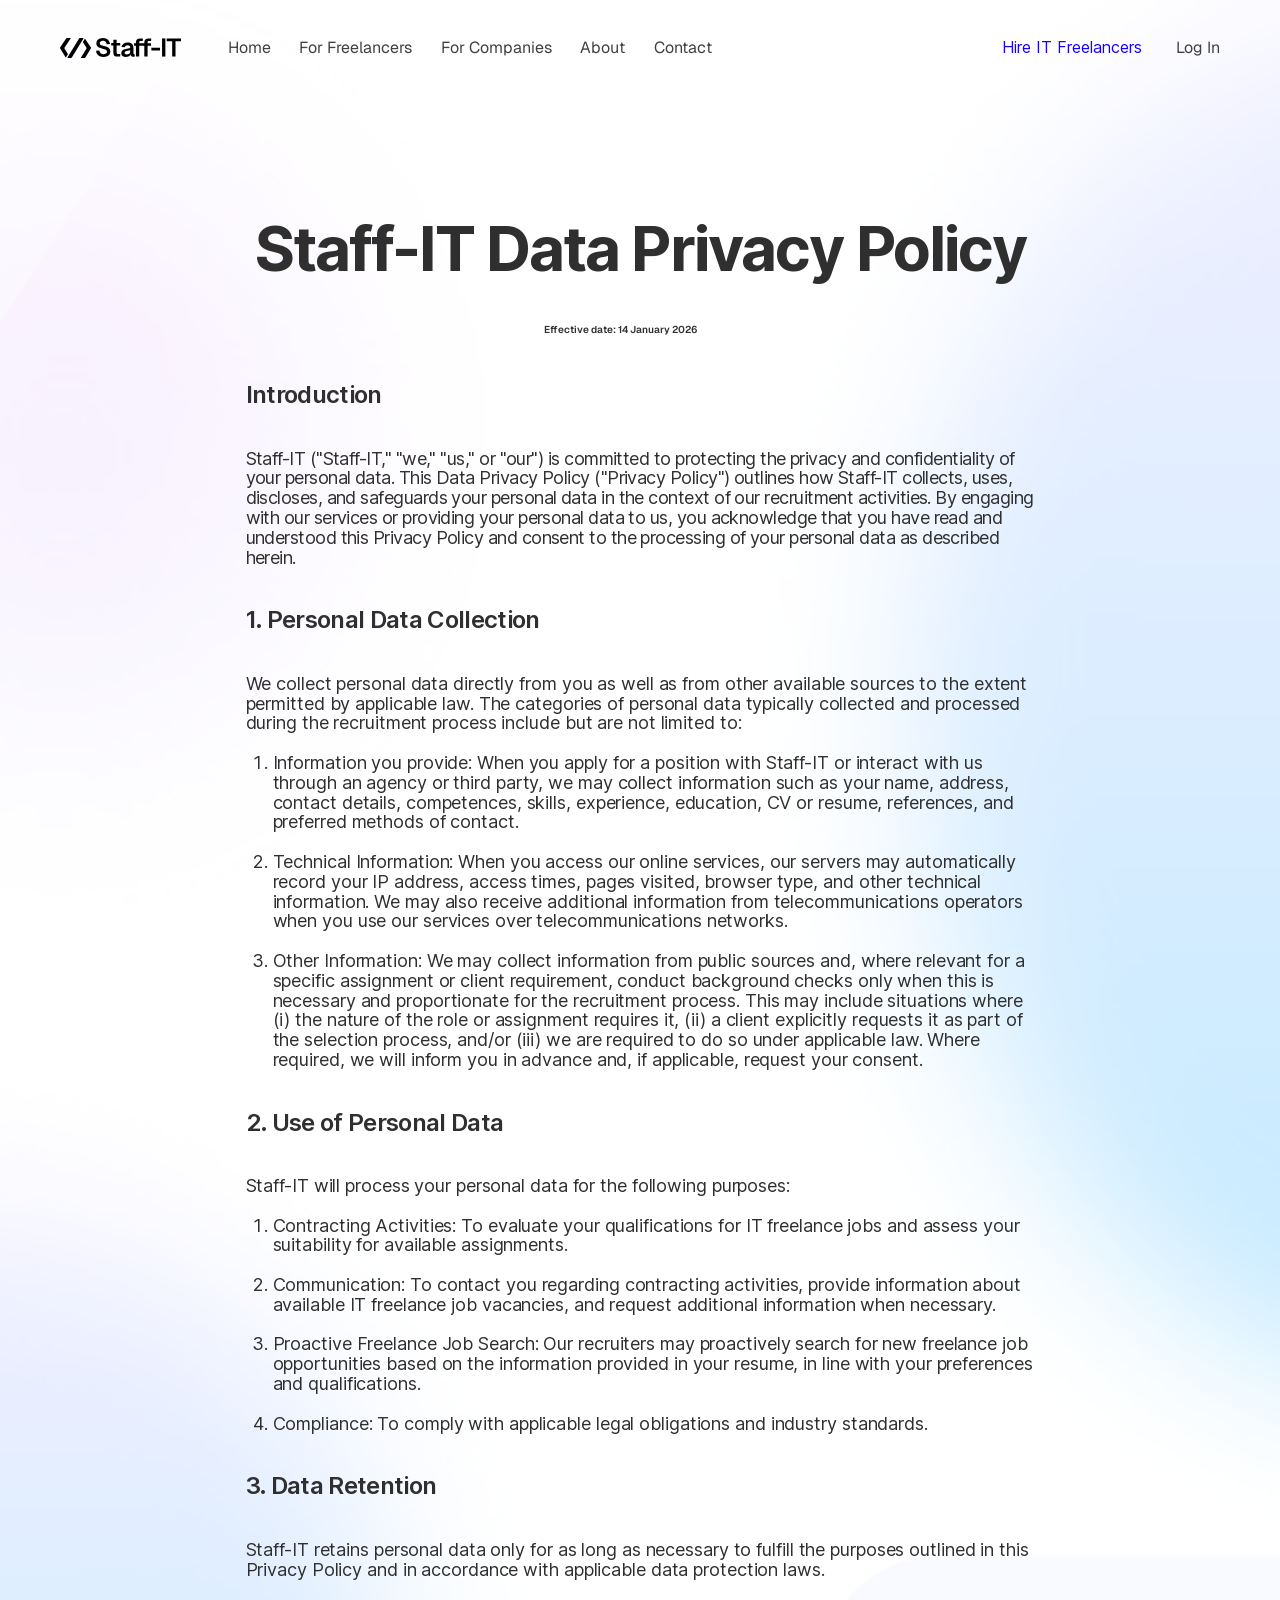
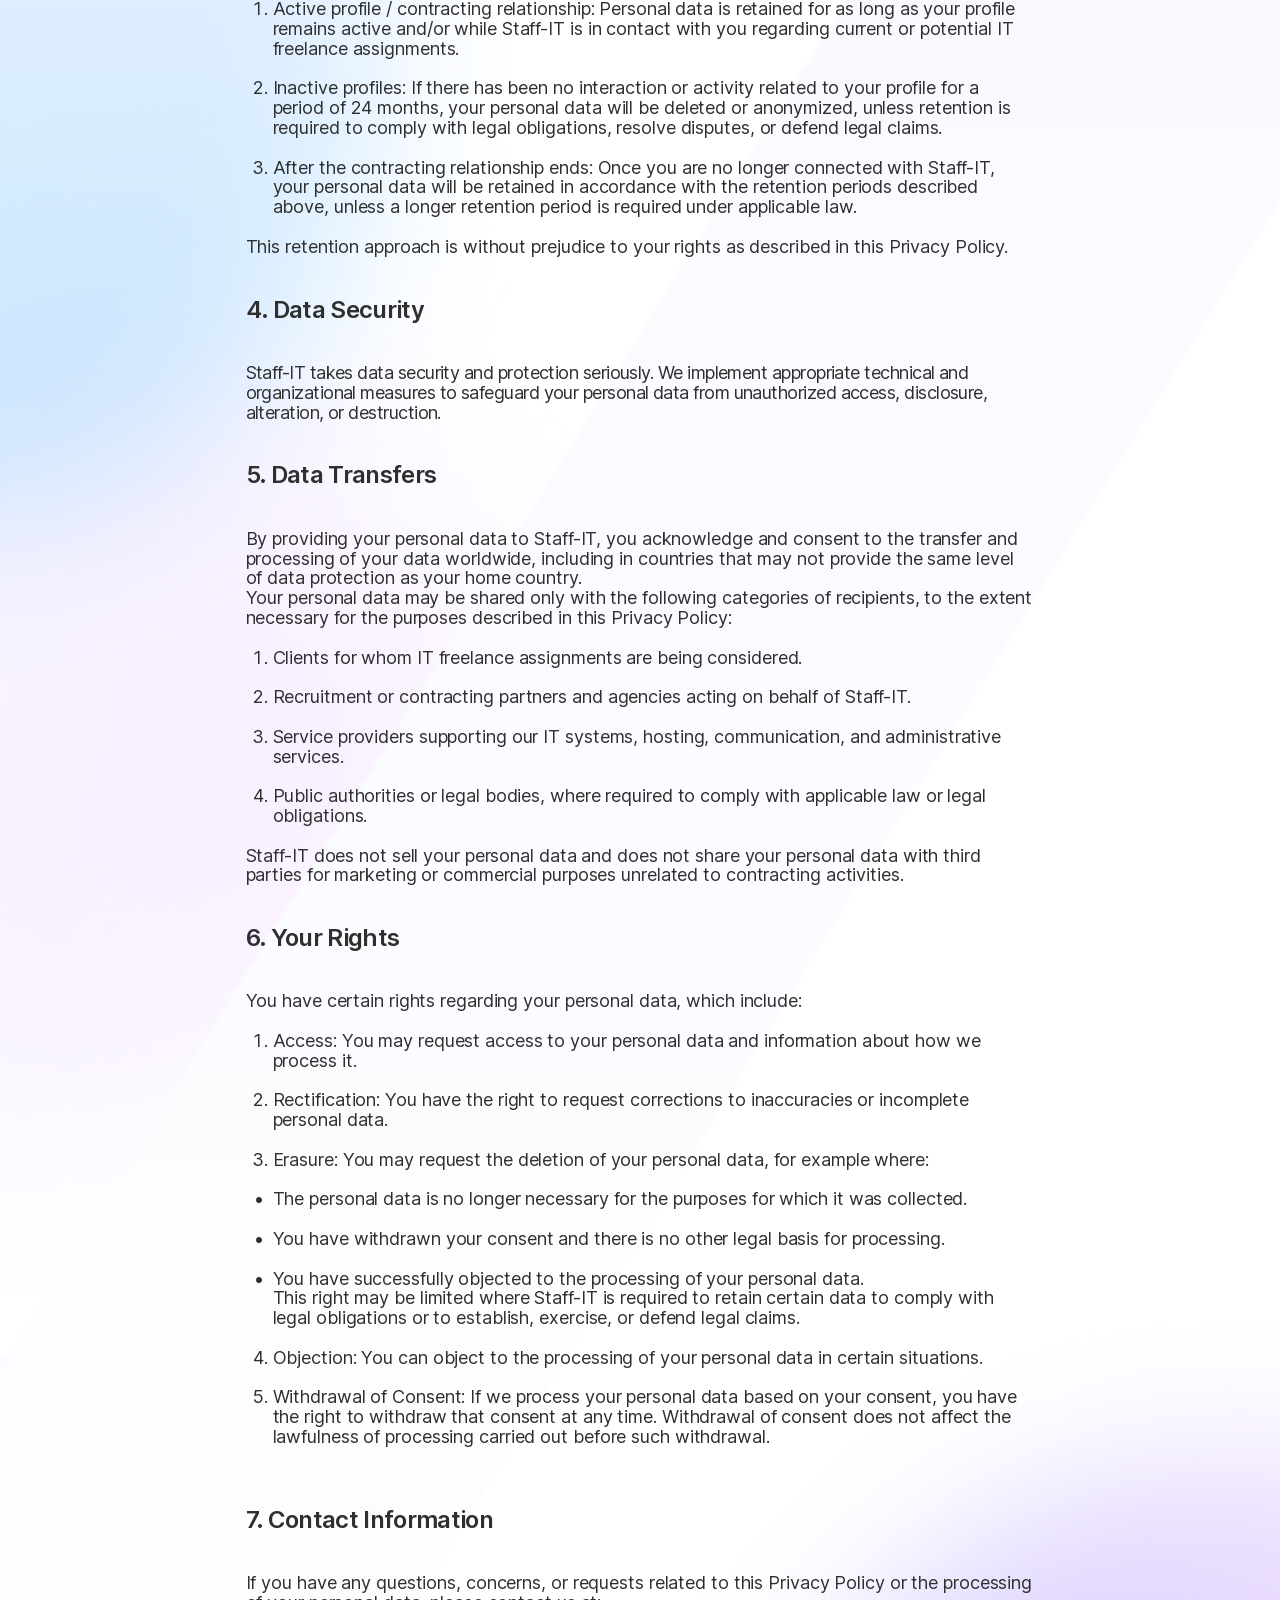
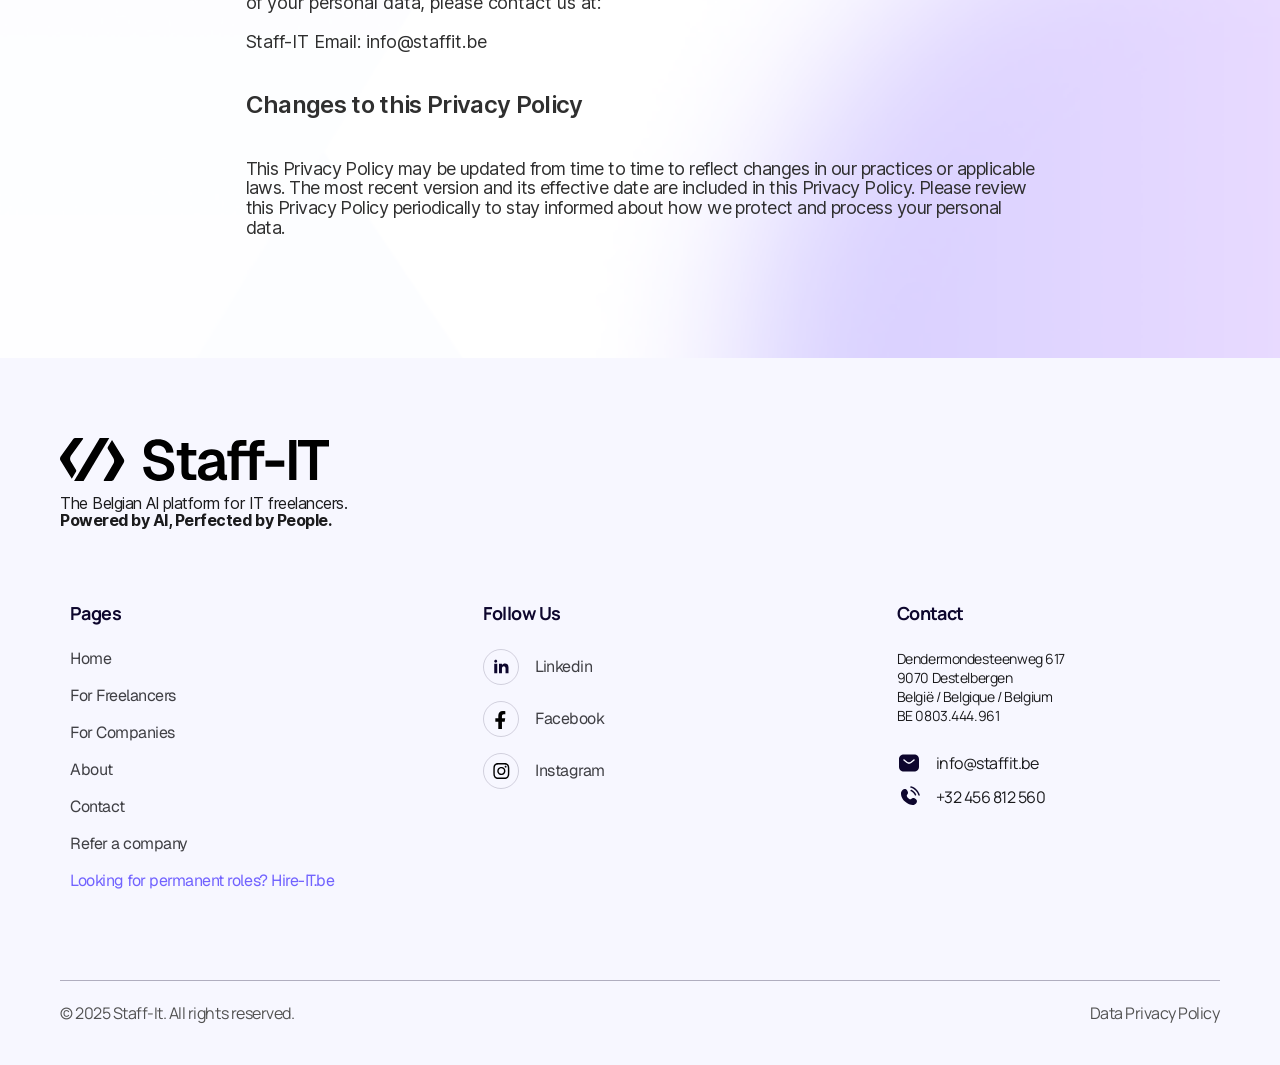
<file: data-privacy-policy.html>
<!doctype html>
<!-- Created in Figma Sites -->
<html lang="en">
  <head>
    <script>(function(){function f(i){if(i.loading==="lazy")i.loading="eager"}document.querySelectorAll("img").forEach(f);new MutationObserver(function(ms){for(var i=0;i<ms.length;i++){var m=ms[i];for(var j=0;j<m.addedNodes.length;j++){var n=m.addedNodes[j];if(n.nodeType!==1)continue;if(n.tagName==="IMG")f(n);if(n.querySelectorAll)n.querySelectorAll("img").forEach(f)}if(m.type==="attributes"&&m.target.tagName==="IMG")f(m.target)}}).observe(document.documentElement,{childList:true,subtree:true,attributes:true,attributeFilter:["loading"]})})();</script>
    <meta charset="utf-8" />
    <noscript>
      <style>
        #container {
          display: none;
        }
      </style>
    </noscript>

    <!-- Google Tag Manager -->
<script>(function(w,d,s,l,i){w[l]=w[l]||[];w[l].push({'gtm.start':
new Date().getTime(),event:'gtm.js'});var f=d.getElementsByTagName(s)[0],
j=d.createElement(s),dl=l!='dataLayer'?'&l='+l:'';j.async=true;j.src=
'https://www.googletagmanager.com/gtm.js?id='+i+dl;f.parentNode.insertBefore(j,f);
})(window,document,'script','dataLayer','GTM-MSXGLMQ7');</script>
<!-- End Google Tag Manager -->
    <meta name="viewport" content="width=device-width, initial-scale=1" />
    <meta name="color-scheme" content="light dark" />
    <link rel="preload" href="_runtimes/sites-runtime.a3fb353eae7bae7ccb486ec5a74f6066fc41abbed56a89ac8a3e91afd5a2e468.js" as="script" crossorigin />
    <link rel="preload" href="_components/v2/29f297b63b0c6f98e223d8d58d49903a7271f978.js" as="script" crossorigin />
    <link rel="preload" href="_json/dfa00fc5-bf45-4c4f-be76-8ae690fcbcf0/data-privacy-policy.json" as="fetch" />
        <style id="reset-css"> @layer figreset,figoverridable,reset,theme,base,figutils,components,utilities;@layer figoverridable{:root{font-synthesis:none}}@layer figutils{:root{--banner-height:48px;--banner-height-v2:40px;--full-height-with-banner:calc(100dvh - var(--banner-height))}@media (max-width:600px){.banner-v2-container{left:0 !important;right:0 !important;margin:0 auto !important}}.wrapper-with-banner .min-h-screen{min-height:var(--full-height-with-banner)}.wrapper-with-banner .h-screen{height:var(--full-height-with-banner)}}@layer figreset{:root{font-family:var( --default-font-family,ui-sans-serif,system-ui,sans-serif,'Apple Color Emoji','Segoe UI Emoji','Segoe UI Symbol','Noto Color Emoji' )}html{-webkit-text-size-adjust:100%;-webkit-tap-highlight-color:transparent;-webkit-font-smoothing:antialiased;width:100%}body{margin:0;width:100%}body:has([data-page-overflowx='hidden']){overflow-x:hidden}body:has([data-page-overflowx='auto']){overflow-x:auto}}@layer figutils{#container{width:100%}}@layer figreset{*,*:before,*:after{box-sizing:border-box}a{color:inherit;text-decoration:none}button{border:none;background:none;padding:0}h1,h2,h3,h4,h5,h6,p{font-size:inherit;font-weight:inherit}blockquote,dl,dd,h1,h2,h3,h4,h5,h6,hr,figure,p,pre{margin:0}ol,ul,menu{list-style:none;margin:0;padding-inline-start:0}}@layer figutils{:is(.textContents ul,ul.textContents) > li:before{content:'\2022';margin-left:-1.5em;display:inline-block;text-align:center;width:1.5em;-webkit-background-clip:var(--list-marker-background-clip);-webkit-text-fill-color:var(--list-marker-text-fill-color);background-clip:var(--list-marker-background-clip);color:var(--list-marker-color);font-size:var(--list-marker-font-size);line-height:var(--list-marker-line-height);vertical-align:var(--list-marker-vertical-align)}:is(.textContents ol,ol.textContents) > li::marker{color:var(--list-marker-color);font-size:var(--list-marker-font-size);line-height:var(--list-marker-line-height);vertical-align:var(--list-marker-vertical-align)}:is(.textContents,.textContents *).adjustLetterSpacing:after{content:'';margin-left:calc(var(--letter-spacing) * -1)}}@layer figutils{#container .embed{border:none}}@layer figutils{#container .marquee-container{overflow-x:hidden;display:flex;flex-direction:row;position:relative;width:var(--width);transform:var(--transform);&:hover div{animation-play-state:var(--pause-on-hover)}&:active div{animation-play-state:var(--pause-on-click)}&:focus-within > *{animation-play-state:paused !important}}#container .marquee{flex:0 0 auto;min-width:var(--min-width);display:flex;flex-direction:row;align-items:center;animation:scroll var(--duration) linear var(--delay) var(--iteration-count);animation-delay:var(--delay);animation-direction:var(--direction);animation-timing-function:var(--timing-function)}#container .marquee.reduced-motion{@media (prefers-reduced-motion:reduce){animation:none}}@keyframes scroll{0%{transform:translateX(0%)}100%{transform:translateX(-100%)}}#container .marquee-initial-child-container{flex:0 0 auto;display:flex;min-width:auto;flex-direction:row;align-items:center}#container .marquee-child{transform:var(--transform)}}@layer figutils{.code-behavior-wrapper > *{width:100%;height:100%}}@layer figreset{:root{--100dvw:100vw;--100dvh:100vh}@supports (width:100dvw){:root{--100dvw:100dvw;--100dvh:100dvh}}}@layer figutils{.bypass-link{position:fixed;top:16px;left:0;right:0;display:flex;justify-content:center;align-items:center;opacity:0;pointer-events:none}.bypass-link:focus-within{opacity:1;z-index:10000}.bypass-link > a{background-color:#000;color:#fff;border:1px solid #fff;padding:12px 16px;font-size:16px;border-radius:12px;pointer-events:auto}}@layer figreset{:root{text-align:left;button{text-align:left}}}</style><style id="font-faces-f1ug8e"> @font-face{font-family:"Geist:Medium";font-style:normal;src:url("_woff/v2/Geist_wght__1/Geist_wght__1-english.woff2");font-display:block;unicode-range:U+0000-00A0,U+00A2-00A9,U+00AC-00AE,U+00B0-00B7,U+00B9-00BA,U+00BC-00BE,U+00D7,U+00F7,U+2000-206F,U+2074,U+20AC,U+2122,U+2190-21BB,U+2212,U+2215,U+F8FF,U+FEFF,U+FFFD}@font-face{font-family:"Geist:Medium";font-style:normal;src:url("_woff/v2/Geist_wght__1/Geist_wght__1-rest-latin.woff2");font-display:block;unicode-range:U+00A1,U+00AA-00AB,U+00AF,U+00B8,U+00BB,U+00BF-00D6,U+00D8-00F6,U+00F8-00FF,U+0131,U+0152-0153,U+02B0-02FF}@font-face{font-family:"Geist:Medium";font-style:normal;src:url("_woff/v2/Geist_wght__1/Geist_wght__1-latin-extended-a.woff2");font-display:block;unicode-range:U+0100-0130,U+0132-0151,U+0154-017F}@font-face{font-family:"Geist:Medium";font-style:normal;src:url("_woff/v2/Geist_wght__1/Geist_wght__1-latin-extended-b.woff2");font-display:block;unicode-range:U+0180-024F}@font-face{font-family:"Geist:Medium";font-style:normal;src:url("_woff/v2/Geist_wght__1/Geist_wght__1-latin-extended-additional.woff2");font-display:block;unicode-range:U+1E00-1EFF}@font-face{font-family:"Geist:Medium";font-style:normal;src:url("_woff/v2/Geist_wght__1/Geist_wght__1-rest.woff2");font-display:block;unicode-range:U+0250-02AF,U+0300-1DFF,U+1F00-1FFF,U+2070-2073,U+2075-20AB,U+20AD-2121,U+2123-218F,U+21BC-2211,U+2213-2214,U+2216-F8FE,U+F900-FEFE,U+FF00-FFFC,U+FFFE-FFFF}@font-face{font-family:"Geist";font-style:Bold;src:url("_woff/v2/Geist_wght__1/Geist_wght__1-english.woff2");font-display:block;unicode-range:U+0000-00A0,U+00A2-00A9,U+00AC-00AE,U+00B0-00B7,U+00B9-00BA,U+00BC-00BE,U+00D7,U+00F7,U+2000-206F,U+2074,U+20AC,U+2122,U+2190-21BB,U+2212,U+2215,U+F8FF,U+FEFF,U+FFFD}@font-face{font-family:"Geist";font-style:Bold;src:url("_woff/v2/Geist_wght__1/Geist_wght__1-rest-latin.woff2");font-display:block;unicode-range:U+00A1,U+00AA-00AB,U+00AF,U+00B8,U+00BB,U+00BF-00D6,U+00D8-00F6,U+00F8-00FF,U+0131,U+0152-0153,U+02B0-02FF}@font-face{font-family:"Geist";font-style:Bold;src:url("_woff/v2/Geist_wght__1/Geist_wght__1-latin-extended-a.woff2");font-display:block;unicode-range:U+0100-0130,U+0132-0151,U+0154-017F}@font-face{font-family:"Geist";font-style:Bold;src:url("_woff/v2/Geist_wght__1/Geist_wght__1-latin-extended-b.woff2");font-display:block;unicode-range:U+0180-024F}@font-face{font-family:"Geist";font-style:Bold;src:url("_woff/v2/Geist_wght__1/Geist_wght__1-latin-extended-additional.woff2");font-display:block;unicode-range:U+1E00-1EFF}@font-face{font-family:"Geist";font-style:Bold;src:url("_woff/v2/Geist_wght__1/Geist_wght__1-rest.woff2");font-display:block;unicode-range:U+0250-02AF,U+0300-1DFF,U+1F00-1FFF,U+2070-2073,U+2075-20AB,U+20AD-2121,U+2123-218F,U+21BC-2211,U+2213-2214,U+2216-F8FE,U+F900-FEFE,U+FF00-FFFC,U+FFFE-FFFF}@font-face{font-family:"Manrope:Bold";font-style:normal;src:url("_woff/v2/Manrope_wght__1/Manrope_wght__1-english.woff2");font-display:block;unicode-range:U+0000-00A0,U+00A2-00A9,U+00AC-00AE,U+00B0-00B7,U+00B9-00BA,U+00BC-00BE,U+00D7,U+00F7,U+2000-206F,U+2074,U+20AC,U+2122,U+2190-21BB,U+2212,U+2215,U+F8FF,U+FEFF,U+FFFD}@font-face{font-family:"Manrope:Bold";font-style:normal;src:url("_woff/v2/Manrope_wght__1/Manrope_wght__1-rest-latin.woff2");font-display:block;unicode-range:U+00A1,U+00AA-00AB,U+00AF,U+00B8,U+00BB,U+00BF-00D6,U+00D8-00F6,U+00F8-00FF,U+0131,U+0152-0153,U+02B0-02FF}@font-face{font-family:"Manrope:Bold";font-style:normal;src:url("_woff/v2/Manrope_wght__1/Manrope_wght__1-latin-extended-a.woff2");font-display:block;unicode-range:U+0100-0130,U+0132-0151,U+0154-017F}@font-face{font-family:"Manrope:Bold";font-style:normal;src:url("_woff/v2/Manrope_wght__1/Manrope_wght__1-latin-extended-b.woff2");font-display:block;unicode-range:U+0180-024F}@font-face{font-family:"Manrope:Bold";font-style:normal;src:url("_woff/v2/Manrope_wght__1/Manrope_wght__1-latin-extended-additional.woff2");font-display:block;unicode-range:U+1E00-1EFF}@font-face{font-family:"Manrope:Bold";font-style:normal;src:url("_woff/v2/Manrope_wght__1/Manrope_wght__1-rest.woff2");font-display:block;unicode-range:U+0250-02AF,U+0300-1DFF,U+1F00-1FFF,U+2070-2073,U+2075-20AB,U+20AD-2121,U+2123-218F,U+21BC-2211,U+2213-2214,U+2216-F8FE,U+F900-FEFE,U+FF00-FFFC,U+FFFE-FFFF}@font-face{font-family:"Manrope";font-style:Regular;src:url("_woff/v2/Manrope_wght__1/Manrope_wght__1-english.woff2");font-display:block;unicode-range:U+0000-00A0,U+00A2-00A9,U+00AC-00AE,U+00B0-00B7,U+00B9-00BA,U+00BC-00BE,U+00D7,U+00F7,U+2000-206F,U+2074,U+20AC,U+2122,U+2190-21BB,U+2212,U+2215,U+F8FF,U+FEFF,U+FFFD}@font-face{font-family:"Manrope";font-style:Regular;src:url("_woff/v2/Manrope_wght__1/Manrope_wght__1-rest-latin.woff2");font-display:block;unicode-range:U+00A1,U+00AA-00AB,U+00AF,U+00B8,U+00BB,U+00BF-00D6,U+00D8-00F6,U+00F8-00FF,U+0131,U+0152-0153,U+02B0-02FF}@font-face{font-family:"Manrope";font-style:Regular;src:url("_woff/v2/Manrope_wght__1/Manrope_wght__1-latin-extended-a.woff2");font-display:block;unicode-range:U+0100-0130,U+0132-0151,U+0154-017F}@font-face{font-family:"Manrope";font-style:Regular;src:url("_woff/v2/Manrope_wght__1/Manrope_wght__1-latin-extended-b.woff2");font-display:block;unicode-range:U+0180-024F}@font-face{font-family:"Manrope";font-style:Regular;src:url("_woff/v2/Manrope_wght__1/Manrope_wght__1-latin-extended-additional.woff2");font-display:block;unicode-range:U+1E00-1EFF}@font-face{font-family:"Manrope";font-style:Regular;src:url("_woff/v2/Manrope_wght__1/Manrope_wght__1-rest.woff2");font-display:block;unicode-range:U+0250-02AF,U+0300-1DFF,U+1F00-1FFF,U+2070-2073,U+2075-20AB,U+20AD-2121,U+2123-218F,U+21BC-2211,U+2213-2214,U+2216-F8FE,U+F900-FEFE,U+FF00-FFFC,U+FFFE-FFFF}@font-face{font-family:"Manrope:Regular";font-style:normal;src:url("_woff/v2/Manrope_wght__1/Manrope_wght__1-english.woff2");font-display:block;unicode-range:U+0000-00A0,U+00A2-00A9,U+00AC-00AE,U+00B0-00B7,U+00B9-00BA,U+00BC-00BE,U+00D7,U+00F7,U+2000-206F,U+2074,U+20AC,U+2122,U+2190-21BB,U+2212,U+2215,U+F8FF,U+FEFF,U+FFFD}@font-face{font-family:"Manrope:Regular";font-style:normal;src:url("_woff/v2/Manrope_wght__1/Manrope_wght__1-rest-latin.woff2");font-display:block;unicode-range:U+00A1,U+00AA-00AB,U+00AF,U+00B8,U+00BB,U+00BF-00D6,U+00D8-00F6,U+00F8-00FF,U+0131,U+0152-0153,U+02B0-02FF}@font-face{font-family:"Manrope:Regular";font-style:normal;src:url("_woff/v2/Manrope_wght__1/Manrope_wght__1-latin-extended-a.woff2");font-display:block;unicode-range:U+0100-0130,U+0132-0151,U+0154-017F}@font-face{font-family:"Manrope:Regular";font-style:normal;src:url("_woff/v2/Manrope_wght__1/Manrope_wght__1-latin-extended-b.woff2");font-display:block;unicode-range:U+0180-024F}@font-face{font-family:"Manrope:Regular";font-style:normal;src:url("_woff/v2/Manrope_wght__1/Manrope_wght__1-latin-extended-additional.woff2");font-display:block;unicode-range:U+1E00-1EFF}@font-face{font-family:"Manrope:Regular";font-style:normal;src:url("_woff/v2/Manrope_wght__1/Manrope_wght__1-rest.woff2");font-display:block;unicode-range:U+0250-02AF,U+0300-1DFF,U+1F00-1FFF,U+2070-2073,U+2075-20AB,U+20AD-2121,U+2123-218F,U+21BC-2211,U+2213-2214,U+2216-F8FE,U+F900-FEFE,U+FF00-FFFC,U+FFFE-FFFF}@font-face{font-family:"Noto Sans:Bold";font-style:normal;src:url("_woff/v2/NotoSans-VF_3/NotoSans-VF_3-english.woff2");font-display:block;unicode-range:U+0000-00A0,U+00A2-00A9,U+00AC-00AE,U+00B0-00B7,U+00B9-00BA,U+00BC-00BE,U+00D7,U+00F7,U+2000-206F,U+2074,U+20AC,U+2122,U+2190-21BB,U+2212,U+2215,U+F8FF,U+FEFF,U+FFFD}@font-face{font-family:"Noto Sans:Bold";font-style:normal;src:url("_woff/v2/NotoSans-VF_3/NotoSans-VF_3-rest-latin.woff2");font-display:block;unicode-range:U+00A1,U+00AA-00AB,U+00AF,U+00B8,U+00BB,U+00BF-00D6,U+00D8-00F6,U+00F8-00FF,U+0131,U+0152-0153,U+02B0-02FF}@font-face{font-family:"Noto Sans:Bold";font-style:normal;src:url("_woff/v2/NotoSans-VF_3/NotoSans-VF_3-latin-extended-a.woff2");font-display:block;unicode-range:U+0100-0130,U+0132-0151,U+0154-017F}@font-face{font-family:"Noto Sans:Bold";font-style:normal;src:url("_woff/v2/NotoSans-VF_3/NotoSans-VF_3-latin-extended-b.woff2");font-display:block;unicode-range:U+0180-024F}@font-face{font-family:"Noto Sans:Bold";font-style:normal;src:url("_woff/v2/NotoSans-VF_3/NotoSans-VF_3-latin-extended-additional.woff2");font-display:block;unicode-range:U+1E00-1EFF}@font-face{font-family:"Noto Sans:Bold";font-style:normal;src:url("_woff/v2/NotoSans-VF_3/NotoSans-VF_3-rest.woff2");font-display:block;unicode-range:U+0250-02AF,U+0300-1DFF,U+1F00-1FFF,U+2070-2073,U+2075-20AB,U+20AD-2121,U+2123-218F,U+21BC-2211,U+2213-2214,U+2216-F8FE,U+F900-FEFE,U+FF00-FFFC,U+FFFE-FFFF}@font-face{font-family:"Noto Sans";font-style:Regular;src:url("_woff/v2/NotoSans-VF_3/NotoSans-VF_3-english.woff2");font-display:block;unicode-range:U+0000-00A0,U+00A2-00A9,U+00AC-00AE,U+00B0-00B7,U+00B9-00BA,U+00BC-00BE,U+00D7,U+00F7,U+2000-206F,U+2074,U+20AC,U+2122,U+2190-21BB,U+2212,U+2215,U+F8FF,U+FEFF,U+FFFD}@font-face{font-family:"Noto Sans";font-style:Regular;src:url("_woff/v2/NotoSans-VF_3/NotoSans-VF_3-rest-latin.woff2");font-display:block;unicode-range:U+00A1,U+00AA-00AB,U+00AF,U+00B8,U+00BB,U+00BF-00D6,U+00D8-00F6,U+00F8-00FF,U+0131,U+0152-0153,U+02B0-02FF}@font-face{font-family:"Noto Sans";font-style:Regular;src:url("_woff/v2/NotoSans-VF_3/NotoSans-VF_3-latin-extended-a.woff2");font-display:block;unicode-range:U+0100-0130,U+0132-0151,U+0154-017F}@font-face{font-family:"Noto Sans";font-style:Regular;src:url("_woff/v2/NotoSans-VF_3/NotoSans-VF_3-latin-extended-b.woff2");font-display:block;unicode-range:U+0180-024F}@font-face{font-family:"Noto Sans";font-style:Regular;src:url("_woff/v2/NotoSans-VF_3/NotoSans-VF_3-latin-extended-additional.woff2");font-display:block;unicode-range:U+1E00-1EFF}@font-face{font-family:"Noto Sans";font-style:Regular;src:url("_woff/v2/NotoSans-VF_3/NotoSans-VF_3-rest.woff2");font-display:block;unicode-range:U+0250-02AF,U+0300-1DFF,U+1F00-1FFF,U+2070-2073,U+2075-20AB,U+20AD-2121,U+2123-218F,U+21BC-2211,U+2213-2214,U+2216-F8FE,U+F900-FEFE,U+FF00-FFFC,U+FFFE-FFFF}@font-face{font-family:"Geist:Regular";font-style:normal;src:url("_woff/v2/Geist_wght__1/Geist_wght__1-english.woff2");font-display:block;unicode-range:U+0000-00A0,U+00A2-00A9,U+00AC-00AE,U+00B0-00B7,U+00B9-00BA,U+00BC-00BE,U+00D7,U+00F7,U+2000-206F,U+2074,U+20AC,U+2122,U+2190-21BB,U+2212,U+2215,U+F8FF,U+FEFF,U+FFFD}@font-face{font-family:"Geist:Regular";font-style:normal;src:url("_woff/v2/Geist_wght__1/Geist_wght__1-rest-latin.woff2");font-display:block;unicode-range:U+00A1,U+00AA-00AB,U+00AF,U+00B8,U+00BB,U+00BF-00D6,U+00D8-00F6,U+00F8-00FF,U+0131,U+0152-0153,U+02B0-02FF}@font-face{font-family:"Geist:Regular";font-style:normal;src:url("_woff/v2/Geist_wght__1/Geist_wght__1-latin-extended-a.woff2");font-display:block;unicode-range:U+0100-0130,U+0132-0151,U+0154-017F}@font-face{font-family:"Geist:Regular";font-style:normal;src:url("_woff/v2/Geist_wght__1/Geist_wght__1-latin-extended-b.woff2");font-display:block;unicode-range:U+0180-024F}@font-face{font-family:"Geist:Regular";font-style:normal;src:url("_woff/v2/Geist_wght__1/Geist_wght__1-latin-extended-additional.woff2");font-display:block;unicode-range:U+1E00-1EFF}@font-face{font-family:"Geist:Regular";font-style:normal;src:url("_woff/v2/Geist_wght__1/Geist_wght__1-rest.woff2");font-display:block;unicode-range:U+0250-02AF,U+0300-1DFF,U+1F00-1FFF,U+2070-2073,U+2075-20AB,U+20AD-2121,U+2123-218F,U+21BC-2211,U+2213-2214,U+2216-F8FE,U+F900-FEFE,U+FF00-FFFC,U+FFFE-FFFF}@font-face{font-family:"Geist:SemiBold";font-style:normal;src:url("_woff/v2/Geist_wght__1/Geist_wght__1-english.woff2");font-display:block;unicode-range:U+0000-00A0,U+00A2-00A9,U+00AC-00AE,U+00B0-00B7,U+00B9-00BA,U+00BC-00BE,U+00D7,U+00F7,U+2000-206F,U+2074,U+20AC,U+2122,U+2190-21BB,U+2212,U+2215,U+F8FF,U+FEFF,U+FFFD}@font-face{font-family:"Geist:SemiBold";font-style:normal;src:url("_woff/v2/Geist_wght__1/Geist_wght__1-rest-latin.woff2");font-display:block;unicode-range:U+00A1,U+00AA-00AB,U+00AF,U+00B8,U+00BB,U+00BF-00D6,U+00D8-00F6,U+00F8-00FF,U+0131,U+0152-0153,U+02B0-02FF}@font-face{font-family:"Geist:SemiBold";font-style:normal;src:url("_woff/v2/Geist_wght__1/Geist_wght__1-latin-extended-a.woff2");font-display:block;unicode-range:U+0100-0130,U+0132-0151,U+0154-017F}@font-face{font-family:"Geist:SemiBold";font-style:normal;src:url("_woff/v2/Geist_wght__1/Geist_wght__1-latin-extended-b.woff2");font-display:block;unicode-range:U+0180-024F}@font-face{font-family:"Geist:SemiBold";font-style:normal;src:url("_woff/v2/Geist_wght__1/Geist_wght__1-latin-extended-additional.woff2");font-display:block;unicode-range:U+1E00-1EFF}@font-face{font-family:"Geist:SemiBold";font-style:normal;src:url("_woff/v2/Geist_wght__1/Geist_wght__1-rest.woff2");font-display:block;unicode-range:U+0250-02AF,U+0300-1DFF,U+1F00-1FFF,U+2070-2073,U+2075-20AB,U+20AD-2121,U+2123-218F,U+21BC-2211,U+2213-2214,U+2216-F8FE,U+F900-FEFE,U+FF00-FFFC,U+FFFE-FFFF}@font-face{font-family:"Geist:Bold";font-style:normal;src:url("_woff/v2/Geist_wght__1/Geist_wght__1-english.woff2");font-display:block;unicode-range:U+0000-00A0,U+00A2-00A9,U+00AC-00AE,U+00B0-00B7,U+00B9-00BA,U+00BC-00BE,U+00D7,U+00F7,U+2000-206F,U+2074,U+20AC,U+2122,U+2190-21BB,U+2212,U+2215,U+F8FF,U+FEFF,U+FFFD}@font-face{font-family:"Geist:Bold";font-style:normal;src:url("_woff/v2/Geist_wght__1/Geist_wght__1-rest-latin.woff2");font-display:block;unicode-range:U+00A1,U+00AA-00AB,U+00AF,U+00B8,U+00BB,U+00BF-00D6,U+00D8-00F6,U+00F8-00FF,U+0131,U+0152-0153,U+02B0-02FF}@font-face{font-family:"Geist:Bold";font-style:normal;src:url("_woff/v2/Geist_wght__1/Geist_wght__1-latin-extended-a.woff2");font-display:block;unicode-range:U+0100-0130,U+0132-0151,U+0154-017F}@font-face{font-family:"Geist:Bold";font-style:normal;src:url("_woff/v2/Geist_wght__1/Geist_wght__1-latin-extended-b.woff2");font-display:block;unicode-range:U+0180-024F}@font-face{font-family:"Geist:Bold";font-style:normal;src:url("_woff/v2/Geist_wght__1/Geist_wght__1-latin-extended-additional.woff2");font-display:block;unicode-range:U+1E00-1EFF}@font-face{font-family:"Geist:Bold";font-style:normal;src:url("_woff/v2/Geist_wght__1/Geist_wght__1-rest.woff2");font-display:block;unicode-range:U+0250-02AF,U+0300-1DFF,U+1F00-1FFF,U+2070-2073,U+2075-20AB,U+20AD-2121,U+2123-218F,U+21BC-2211,U+2213-2214,U+2216-F8FE,U+F900-FEFE,U+FF00-FFFC,U+FFFE-FFFF}@font-face{font-family:"Noto Sans:Regular";font-style:normal;src:url("_woff/v2/NotoSans-VF_3/NotoSans-VF_3-english.woff2");font-display:block;unicode-range:U+0000-00A0,U+00A2-00A9,U+00AC-00AE,U+00B0-00B7,U+00B9-00BA,U+00BC-00BE,U+00D7,U+00F7,U+2000-206F,U+2074,U+20AC,U+2122,U+2190-21BB,U+2212,U+2215,U+F8FF,U+FEFF,U+FFFD}@font-face{font-family:"Noto Sans:Regular";font-style:normal;src:url("_woff/v2/NotoSans-VF_3/NotoSans-VF_3-rest-latin.woff2");font-display:block;unicode-range:U+00A1,U+00AA-00AB,U+00AF,U+00B8,U+00BB,U+00BF-00D6,U+00D8-00F6,U+00F8-00FF,U+0131,U+0152-0153,U+02B0-02FF}@font-face{font-family:"Noto Sans:Regular";font-style:normal;src:url("_woff/v2/NotoSans-VF_3/NotoSans-VF_3-latin-extended-a.woff2");font-display:block;unicode-range:U+0100-0130,U+0132-0151,U+0154-017F}@font-face{font-family:"Noto Sans:Regular";font-style:normal;src:url("_woff/v2/NotoSans-VF_3/NotoSans-VF_3-latin-extended-b.woff2");font-display:block;unicode-range:U+0180-024F}@font-face{font-family:"Noto Sans:Regular";font-style:normal;src:url("_woff/v2/NotoSans-VF_3/NotoSans-VF_3-latin-extended-additional.woff2");font-display:block;unicode-range:U+1E00-1EFF}@font-face{font-family:"Noto Sans:Regular";font-style:normal;src:url("_woff/v2/NotoSans-VF_3/NotoSans-VF_3-rest.woff2");font-display:block;unicode-range:U+0250-02AF,U+0300-1DFF,U+1F00-1FFF,U+2070-2073,U+2075-20AB,U+20AD-2121,U+2123-218F,U+21BC-2211,U+2213-2214,U+2216-F8FE,U+F900-FEFE,U+FF00-FFFC,U+FFFE-FFFF}@font-face{font-family:"Inter:Semi Bold";font-style:normal;src:url("_woff/v2/Inter_1/Inter_1-english.woff2");font-display:block;unicode-range:U+0000-00A0,U+00A2-00A9,U+00AC-00AE,U+00B0-00B7,U+00B9-00BA,U+00BC-00BE,U+00D7,U+00F7,U+2000-206F,U+2074,U+20AC,U+2122,U+2190-21BB,U+2212,U+2215,U+F8FF,U+FEFF,U+FFFD}@font-face{font-family:"Inter:Semi Bold";font-style:normal;src:url("_woff/v2/Inter_1/Inter_1-rest-latin.woff2");font-display:block;unicode-range:U+00A1,U+00AA-00AB,U+00AF,U+00B8,U+00BB,U+00BF-00D6,U+00D8-00F6,U+00F8-00FF,U+0131,U+0152-0153,U+02B0-02FF}@font-face{font-family:"Inter:Semi Bold";font-style:normal;src:url("_woff/v2/Inter_1/Inter_1-latin-extended-a.woff2");font-display:block;unicode-range:U+0100-0130,U+0132-0151,U+0154-017F}@font-face{font-family:"Inter:Semi Bold";font-style:normal;src:url("_woff/v2/Inter_1/Inter_1-latin-extended-b.woff2");font-display:block;unicode-range:U+0180-024F}@font-face{font-family:"Inter:Semi Bold";font-style:normal;src:url("_woff/v2/Inter_1/Inter_1-latin-extended-additional.woff2");font-display:block;unicode-range:U+1E00-1EFF}@font-face{font-family:"Inter:Semi Bold";font-style:normal;src:url("_woff/v2/Inter_1/Inter_1-rest.woff2");font-display:block;unicode-range:U+0250-02AF,U+0300-1DFF,U+1F00-1FFF,U+2070-2073,U+2075-20AB,U+20AD-2121,U+2123-218F,U+21BC-2211,U+2213-2214,U+2216-F8FE,U+F900-FEFE,U+FF00-FFFC,U+FFFE-FFFF}@font-face{font-family:"Inter";font-style:Medium;src:url("_woff/v2/Inter_1/Inter_1-english.woff2");font-display:block;unicode-range:U+0000-00A0,U+00A2-00A9,U+00AC-00AE,U+00B0-00B7,U+00B9-00BA,U+00BC-00BE,U+00D7,U+00F7,U+2000-206F,U+2074,U+20AC,U+2122,U+2190-21BB,U+2212,U+2215,U+F8FF,U+FEFF,U+FFFD}@font-face{font-family:"Inter";font-style:Medium;src:url("_woff/v2/Inter_1/Inter_1-rest-latin.woff2");font-display:block;unicode-range:U+00A1,U+00AA-00AB,U+00AF,U+00B8,U+00BB,U+00BF-00D6,U+00D8-00F6,U+00F8-00FF,U+0131,U+0152-0153,U+02B0-02FF}@font-face{font-family:"Inter";font-style:Medium;src:url("_woff/v2/Inter_1/Inter_1-latin-extended-a.woff2");font-display:block;unicode-range:U+0100-0130,U+0132-0151,U+0154-017F}@font-face{font-family:"Inter";font-style:Medium;src:url("_woff/v2/Inter_1/Inter_1-latin-extended-b.woff2");font-display:block;unicode-range:U+0180-024F}@font-face{font-family:"Inter";font-style:Medium;src:url("_woff/v2/Inter_1/Inter_1-latin-extended-additional.woff2");font-display:block;unicode-range:U+1E00-1EFF}@font-face{font-family:"Inter";font-style:Medium;src:url("_woff/v2/Inter_1/Inter_1-rest.woff2");font-display:block;unicode-range:U+0250-02AF,U+0300-1DFF,U+1F00-1FFF,U+2070-2073,U+2075-20AB,U+20AD-2121,U+2123-218F,U+21BC-2211,U+2213-2214,U+2216-F8FE,U+F900-FEFE,U+FF00-FFFC,U+FFFE-FFFF}@font-face{font-family:"Inter:Bold";font-style:normal;src:url("_woff/v2/Inter_1/Inter_1-english.woff2");font-display:block;unicode-range:U+0000-00A0,U+00A2-00A9,U+00AC-00AE,U+00B0-00B7,U+00B9-00BA,U+00BC-00BE,U+00D7,U+00F7,U+2000-206F,U+2074,U+20AC,U+2122,U+2190-21BB,U+2212,U+2215,U+F8FF,U+FEFF,U+FFFD}@font-face{font-family:"Inter:Bold";font-style:normal;src:url("_woff/v2/Inter_1/Inter_1-rest-latin.woff2");font-display:block;unicode-range:U+00A1,U+00AA-00AB,U+00AF,U+00B8,U+00BB,U+00BF-00D6,U+00D8-00F6,U+00F8-00FF,U+0131,U+0152-0153,U+02B0-02FF}@font-face{font-family:"Inter:Bold";font-style:normal;src:url("_woff/v2/Inter_1/Inter_1-latin-extended-a.woff2");font-display:block;unicode-range:U+0100-0130,U+0132-0151,U+0154-017F}@font-face{font-family:"Inter:Bold";font-style:normal;src:url("_woff/v2/Inter_1/Inter_1-latin-extended-b.woff2");font-display:block;unicode-range:U+0180-024F}@font-face{font-family:"Inter:Bold";font-style:normal;src:url("_woff/v2/Inter_1/Inter_1-latin-extended-additional.woff2");font-display:block;unicode-range:U+1E00-1EFF}@font-face{font-family:"Inter:Bold";font-style:normal;src:url("_woff/v2/Inter_1/Inter_1-rest.woff2");font-display:block;unicode-range:U+0250-02AF,U+0300-1DFF,U+1F00-1FFF,U+2070-2073,U+2075-20AB,U+20AD-2121,U+2123-218F,U+21BC-2211,U+2213-2214,U+2216-F8FE,U+F900-FEFE,U+FF00-FFFC,U+FFFE-FFFF}@font-face{font-family:"Inter:Regular";font-style:normal;src:url("_woff/v2/Inter_1/Inter_1-english.woff2");font-display:block;unicode-range:U+0000-00A0,U+00A2-00A9,U+00AC-00AE,U+00B0-00B7,U+00B9-00BA,U+00BC-00BE,U+00D7,U+00F7,U+2000-206F,U+2074,U+20AC,U+2122,U+2190-21BB,U+2212,U+2215,U+F8FF,U+FEFF,U+FFFD}@font-face{font-family:"Inter:Regular";font-style:normal;src:url("_woff/v2/Inter_1/Inter_1-rest-latin.woff2");font-display:block;unicode-range:U+00A1,U+00AA-00AB,U+00AF,U+00B8,U+00BB,U+00BF-00D6,U+00D8-00F6,U+00F8-00FF,U+0131,U+0152-0153,U+02B0-02FF}@font-face{font-family:"Inter:Regular";font-style:normal;src:url("_woff/v2/Inter_1/Inter_1-latin-extended-a.woff2");font-display:block;unicode-range:U+0100-0130,U+0132-0151,U+0154-017F}@font-face{font-family:"Inter:Regular";font-style:normal;src:url("_woff/v2/Inter_1/Inter_1-latin-extended-b.woff2");font-display:block;unicode-range:U+0180-024F}@font-face{font-family:"Inter:Regular";font-style:normal;src:url("_woff/v2/Inter_1/Inter_1-latin-extended-additional.woff2");font-display:block;unicode-range:U+1E00-1EFF}@font-face{font-family:"Inter:Regular";font-style:normal;src:url("_woff/v2/Inter_1/Inter_1-rest.woff2");font-display:block;unicode-range:U+0250-02AF,U+0300-1DFF,U+1F00-1FFF,U+2070-2073,U+2075-20AB,U+20AD-2121,U+2123-218F,U+21BC-2211,U+2213-2214,U+2216-F8FE,U+F900-FEFE,U+FF00-FFFC,U+FFFE-FFFF}@font-face{font-family:"Inter:Medium";font-style:normal;src:url("_woff/v2/Inter_1/Inter_1-english.woff2");font-display:block;unicode-range:U+0000-00A0,U+00A2-00A9,U+00AC-00AE,U+00B0-00B7,U+00B9-00BA,U+00BC-00BE,U+00D7,U+00F7,U+2000-206F,U+2074,U+20AC,U+2122,U+2190-21BB,U+2212,U+2215,U+F8FF,U+FEFF,U+FFFD}@font-face{font-family:"Inter:Medium";font-style:normal;src:url("_woff/v2/Inter_1/Inter_1-rest-latin.woff2");font-display:block;unicode-range:U+00A1,U+00AA-00AB,U+00AF,U+00B8,U+00BB,U+00BF-00D6,U+00D8-00F6,U+00F8-00FF,U+0131,U+0152-0153,U+02B0-02FF}@font-face{font-family:"Inter:Medium";font-style:normal;src:url("_woff/v2/Inter_1/Inter_1-latin-extended-a.woff2");font-display:block;unicode-range:U+0100-0130,U+0132-0151,U+0154-017F}@font-face{font-family:"Inter:Medium";font-style:normal;src:url("_woff/v2/Inter_1/Inter_1-latin-extended-b.woff2");font-display:block;unicode-range:U+0180-024F}@font-face{font-family:"Inter:Medium";font-style:normal;src:url("_woff/v2/Inter_1/Inter_1-latin-extended-additional.woff2");font-display:block;unicode-range:U+1E00-1EFF}@font-face{font-family:"Inter:Medium";font-style:normal;src:url("_woff/v2/Inter_1/Inter_1-rest.woff2");font-display:block;unicode-range:U+0250-02AF,U+0300-1DFF,U+1F00-1FFF,U+2070-2073,U+2075-20AB,U+20AD-2121,U+2123-218F,U+21BC-2211,U+2213-2214,U+2216-F8FE,U+F900-FEFE,U+FF00-FFFC,U+FFFE-FFFF}</style><style id="breakpoint-css">@media (width < 1280px){[data-breakpoint-id="node-276_3683"]{display:none !important}}@media (width >= 1280px) or (width < 800px){[data-breakpoint-id="node-276_4580"]{display:none !important}}@media (width >= 800px){[data-breakpoint-id="node-276_5049"]{display:none !important}}</style><style id="body-background-color">@media (max-width: 799px) { body:has([data-breakpoint-id="node-276_5049"]) { background-color: white } }
@media (max-width: 1279px), (min-width: 800px) { body:has([data-breakpoint-id="node-276_4580"]) { background-color: white } }
@media (min-width: 1280px) { body:has([data-breakpoint-id="node-276_3683"]) { background-color: white } }</style><style id="ssr-css">#container .css-oljopy {position: relative; display: flex; flex-direction: column; align-items: center;}#container .css-50jkpj {min-width: var(--content-min-width); width: 100%;}#container .css-hss0xa {--content-min-width: 100%; --content-min-height: var(--100dvh); isolation: isolate; align-content: stretch; overflow: clip;}#container .css-trglf0 {position: absolute;}#container .css-r0azwh {inset: 0px; pointer-events: none;}#container .css-atgcpy {background-color: #fff;}#container .css-ez8men {max-width: none; width: 100%; height: 100%;}#container .css-wyeeme {object-fit: cover; opacity: 0.46;}#container .css-vfncl8 {position: sticky; flex-shrink: 0;}#container .css-z3suvn {top: 0px; width: 100%;}#container .css-bx0a0x {z-index: 3;}#container .css-ggwoeh {inset: 0px;}#container .css-5eam1e {pointer-events: none;}#container .css-7abz5d {display: flex; justify-content: space-between; align-items: center; position: relative; border-radius: inherit;}#container .css-paq0kv {align-content: stretch;}#container .css-j9f0op {width: 100%; height: 100%;}#container .css-7y6cel {position: relative; flex: 1 0 0;}#container .css-2fgpwh {min-width: 1px;}#container .css-wcbkz4 {display: flex; flex-direction: row; align-items: center; border-radius: inherit;}#container .css-is2hx9 {display: flex; justify-content: space-between; align-items: center; position: relative; padding: 12px;}#container .css-cpq5o1 {width: 121px; height: 20px;}#container .css-5knerd {position: relative; flex-shrink: 0;}#container .css-134pm3 {cursor: pointer;}#container .css-8kkpf5 {display: block; position: relative; border-radius: inherit;}#container .css-roiesn {position: absolute; display: block;}#container .css-51piak {left: 0px; right: 74.74%; top: 0px; bottom: 0px;}#container .css-8zr56v {display: block;}#container .css-wixxpz {inset: 0;}#container .css-pj62eg {left: 29.98%; right: 0px; top: 1.57%; bottom: 1.57%;}#container .css-ayg824 {flex: 0 0 auto;}#container .css-2yjztp {transform: matrix(1, 0, 0, -1, 0, 0);}#container .css-bhht40 {position: relative; flex-shrink: 0; display: flex; align-items: center; justify-content: center;}#container .css-vf8mzy {position: relative; display: block;}#container .css-ailwp {width: 30px; height: 30px;}#container .css-tzn6qh {display: block; position: absolute;}#container .css-7kv4dh {inset: 0px;}#container .css-3eutuf {max-width: 1440px; width: 100%;}#container .css-bx0a02 {z-index: 2;}#container .css-e1d1o2 {display: flex; flex-direction: column; align-items: center; justify-content: center; border-radius: inherit;}#container .css-jo8ywo {width: 100%; height: 100%; max-width: inherit;}#container .css-qs5z68 {max-width: inherit; width: 100%; height: 100%;}#container .css-5slk2t {display: flex; flex-direction: column; justify-content: center; align-items: center; gap: 40px; position: relative; padding: 120px 16px;}#container .css-dczajm {position: relative; flex-shrink: 0; display: flex; flex-direction: column; align-items: center;}#container .css-v27th6 {width: 100%;}#container .css-nf5ac4 {display: block; position: relative; flex-shrink: 0;}#container .css-nywbmw {font-family: "Inter:Bold",sans-serif; word-break: break-word; font-weight: 700; font-style: normal; font-size: var(--responsive-font-size,62px); letter-spacing: var(--responsive-letter-spacing,-1.86px); text-align: center; line-height: var(--responsive-line-height,1.1);}#container .css-f8w22j {font-variation-settings: normal; color: #2f2f2f; -webkit-text-fill-color: #2f2f2f; --letter-spacing: var(--responsive-letter-spacing,-1.86px);}@media (min-width: 1px) {#container .css-f8w22j {--responsive-font-size: 32px;}}@media (min-width: 800px) {#container .css-f8w22j {--responsive-font-size: 52px;}}@media (min-width: 1280px) {#container .css-f8w22j {--responsive-font-size: 62px;}}#container .css-y1bvmo {max-width: 789px; width: 100%;}#container .css-a8cioh {position: relative; flex-shrink: 0; display: flex; flex-direction: column; align-items: flex-start; gap: 40px;}#container .css-olkw4r {font-family: "Inter:Semi Bold",sans-serif; word-break: break-word; font-weight: 600; font-style: normal; font-size: var(--responsive-font-size,22px); letter-spacing: var(--responsive-letter-spacing,-0.66px); line-height: var(--responsive-line-height,1.1);}#container .css-bycbi7 {font-variation-settings: normal; color: #2f2f2f; -webkit-text-fill-color: #2f2f2f; --letter-spacing: var(--responsive-letter-spacing,-0.66px);}@media (min-width: 0px) {#container .css-bycbi7 {--responsive-font-size: 20px;}}@media (min-width: 800px) {#container .css-bycbi7 {--responsive-font-size: 20px;}}@media (min-width: 1280px) {#container .css-bycbi7 {--responsive-font-size: 24px;}}#container .css-bek1q2 {font-family: "Inter:Regular",sans-serif; word-break: break-word; font-weight: 400; font-style: normal; font-size: var(--responsive-font-size,18px); letter-spacing: var(--responsive-letter-spacing,-0.54px); line-height: var(--responsive-line-height,1.1);}#container .css-oae407 {font-variation-settings: normal; color: #2f2f2f; -webkit-text-fill-color: #2f2f2f; --letter-spacing: var(--responsive-letter-spacing,-0.54px);}@media (min-width: 0px) {#container .css-oae407 {--responsive-font-size: 16px;}}@media (min-width: 800px) {#container .css-oae407 {--responsive-font-size: 16px;}}@media (min-width: 1280px) {#container .css-oae407 {--responsive-font-size: 18px;}}#container .css-wc1msa {position: relative; flex-shrink: 0; display: block;}#container .css-slytd {font-family: "Inter:Regular",sans-serif; word-break: break-word; font-weight: 400; font-style: normal; font-size: var(--responsive-font-size,18px); letter-spacing: var(--responsive-letter-spacing,-0.54px); line-height: 0;}#container .css-cbyxo0 {font-variation-settings: normal; color: #2f2f2f; -webkit-text-fill-color: #2f2f2f; --letter-spacing: var(--responsive-letter-spacing,-0.54px);}@media (min-width: 0px) {#container .css-cbyxo0 {color: #2f2f2f; -webkit-text-fill-color: #2f2f2f; --responsive-font-size: 16px; --responsive-letter-spacing: -0.0768px; --responsive-line-height: 1.1;}}@media (min-width: 800px) {#container .css-cbyxo0 {color: #2f2f2f; -webkit-text-fill-color: #2f2f2f; --responsive-font-size: 16px; --responsive-letter-spacing: -0.0768px; --responsive-line-height: 1.1;}}@media (min-width: 1280px) {#container .css-cbyxo0 {color: #2f2f2f; -webkit-text-fill-color: #2f2f2f; --responsive-font-size: 18px; --responsive-letter-spacing: -0.0972px; --responsive-line-height: 1.1;}}#container .css-8jchzs {display: block; margin-bottom: 0px;}#container .css-mjvhbf {line-height: var(--responsive-line-height,1.1); white-space: pre-wrap;}#container .css-66tcq4 {}@media (min-width: 0px) {#container .css-66tcq4 {--responsive-font-size: 16px;}}@media (min-width: 800px) {#container .css-66tcq4 {--responsive-font-size: 16px;}}@media (min-width: 1280px) {#container .css-66tcq4 {--responsive-font-size: 18px;}}#container .css-a9tza {line-height: var(--responsive-line-height,1.1); white-space: pre-wrap; font-size: 18px;}#container .css-x1ukc5 {--list-marker-background-clip: initial; --list-marker-color: initial; --list-marker-font-size: initial; --list-marker-line-height: var(--responsive-line-height,1.1); --list-marker-text-fill-color: initial; --list-marker-vertical-align: initial; list-style-type: decimal;}#container .css-hd97 {margin-bottom: 0px;}#container .css-4ps7va {margin-inline-start: 27px; --letter-spacing: 0px;}#container .css-m1928k {line-height: var(--responsive-line-height,1.1);}#container .css-c4z0fm {font-family: "Inter:Regular","Noto Sans:Regular",sans-serif; word-break: break-word; font-weight: 400; font-style: normal; font-size: var(--responsive-font-size,18px); letter-spacing: var(--responsive-letter-spacing,-0.54px); line-height: 0;}#container .css-5g4ptz {font-family: "Inter:Semi Bold","Noto Sans:Bold",sans-serif; word-break: break-word; font-weight: 600; font-style: normal; font-size: var(--responsive-font-size,22px); letter-spacing: var(--responsive-letter-spacing,-0.66px); line-height: var(--responsive-line-height,1.1);}#container .css-c7deul {font-family: "Inter:Regular","Noto Sans:Regular",sans-serif; word-break: break-word; font-weight: 400; font-style: normal; font-size: var(--responsive-font-size,18px); letter-spacing: var(--responsive-letter-spacing,-0.54px); line-height: var(--responsive-line-height,1.1);}#container .css-lzc4uf {--list-marker-background-clip: initial; --list-marker-color: initial; --list-marker-font-size: initial; --list-marker-line-height: var(--responsive-line-height,1.1); --list-marker-text-fill-color: initial; --list-marker-vertical-align: initial;}#container .css-1roe7v {z-index: 1; background-color: #f7f7ff;}#container .css-gxdil1 {overflow: clip;}#container .css-t8zmbz {border-radius: inherit;}#container .css-7mot8i {display: flex; flex-direction: column; align-items: flex-start; gap: 80px; position: relative; padding: 80px 16px 40px;}#container .css-k52ttf {position: relative; flex-shrink: 0; display: flex; flex-direction: column; align-items: flex-start; gap: 20px; border-radius: 12px;}#container .css-2gbjjk {align-content: stretch; overflow: clip;}#container .css-a8ck5v {position: relative; flex-shrink: 0; display: flex; flex-direction: column; align-items: flex-start; gap: 20px;}#container .css-xx340l {width: 269px; height: 43px;}#container .css-i5gtc6 {width: 307px;}#container .css-1d6w3n {font-family: "Inter:Regular",sans-serif; word-break: break-word; font-weight: 400; font-style: normal; font-size: 0px; letter-spacing: -0.45px; line-height: 0;}#container .css-hmca94 {font-variation-settings: normal; color: #1b1b1d; -webkit-text-fill-color: #1b1b1d; --letter-spacing: -0.45px;}#container .css-ulxa9k {font-size: 16px; line-height: 1.1;}#container .css-bj3xkf {font-family: "Inter:Bold",sans-serif; word-break: break-word; font-weight: 700; font-style: normal; font-size: 16px; line-height: 1.1;}#container .css-b54yok {font-variation-settings: normal;}#container .css-9uyk0n {position: relative; flex-shrink: 0; display: flex; flex-direction: column; align-items: flex-start;}#container .css-sf8fv3 {position: relative; flex-shrink: 0; padding-top: 40px; display: flex; flex-direction: column; align-items: flex-start; gap: 2px;}#container .css-d4703j {position: relative; flex-shrink: 0; padding-top: 10px; padding-bottom: 10px; display: flex; align-items: flex-start;}#container .css-vkpzlc {position: relative; flex-shrink: 0; display: flex; flex-direction: column; justify-content: center;}#container .css-295zdv {font-family: "Manrope:Bold",sans-serif; word-break: break-word; font-weight: 700; font-size: 18px; letter-spacing: -0.54px; line-height: 0; white-space: nowrap;}#container .css-a8j7tk {font-variation-settings: normal; color: #0d062d; -webkit-text-fill-color: #0d062d; --letter-spacing: -0.54px;}#container .css-3vgump {line-height: 26px;}#container .css-438kru {position: relative; flex-shrink: 0; padding-top: 10px; padding-bottom: 10px; display: flex; flex-direction: column; align-items: flex-start; gap: 16px;}#container .css-mu67k6 {font-family: "Geist:Regular",sans-serif; word-break: break-word; font-weight: 400; font-size: 16px; letter-spacing: -0.48px; line-height: 0; white-space: nowrap;}#container .css-nmwbtv {font-variation-settings: normal; color: #404045; -webkit-text-fill-color: #404045; --letter-spacing: -0.48px;}#container .css-jpsr3q {line-height: normal;}#container .css-9s6pve {opacity: 0.6; font-variation-settings: normal; color: #1900ff; -webkit-text-fill-color: #1900ff; --letter-spacing: -0.48px;}#container .css-f2v2ez {font-family: "Geist:Regular",sans-serif; word-break: break-word; font-weight: 400; font-size: 0px; letter-spacing: -0.48px; line-height: 0; white-space: nowrap;}#container .css-kfq59j {line-height: 0;}#container .css-dwobnv {font-family: "Geist:Regular",sans-serif; word-break: break-word; font-weight: 400; font-size: 16px; letter-spacing: -0.48px; line-height: normal;}#container .css-b3002t {font-variation-settings: normal; color: #1900ff; -webkit-text-fill-color: #1900ff; cursor: pointer;}#container .css-nep649 {font-size: 16px; line-height: normal;}#container .css-sqwxkq {position: relative; flex-shrink: 0; padding-top: 40px; display: flex; flex-direction: column; align-items: flex-start; gap: 10px;}#container .css-6adwuk {width: 93px;}#container .css-9xqm1p {font-family: "Manrope:Bold",sans-serif; word-break: break-word; font-weight: 700; font-size: 18px; letter-spacing: -0.54px; line-height: 0;}#container .css-gdfo1b {position: relative; flex-shrink: 0; padding-top: 3px; padding-bottom: 3px; display: flex; justify-content: center; align-items: center; gap: 16px;}#container .css-hf9sha {cursor: pointer; align-content: stretch;}#container .css-kkm70r {width: 36px; height: 36px;}#container .css-rbka0o {font-family: "Geist:Regular",sans-serif; word-break: break-word; font-weight: 400; font-size: 16px; letter-spacing: -0.48px; text-align: left; line-height: normal; white-space: nowrap;}#container .css-9oi038 {position: relative; flex-shrink: 0; padding-top: 1px; padding-bottom: 1px; display: flex; align-items: center;}#container .css-jeey1e {font-family: "Manrope:Regular",sans-serif; word-break: break-word; font-weight: 400; font-size: 14px; letter-spacing: -0.42px; line-height: 0; white-space: nowrap;}#container .css-hkowh1 {font-variation-settings: normal; color: #1b1b1d; -webkit-text-fill-color: #1b1b1d; --letter-spacing: -0.42px;}#container .css-n8r97t {position: relative; flex-shrink: 0; display: flex; flex-direction: column; align-items: flex-start; gap: 8px;}#container .css-rjsw1e {position: relative; flex-shrink: 0; padding-top: 1px; padding-bottom: 1px; display: flex; align-items: center; gap: 15px;}#container .css-cd1uvh {width: 24px; height: 24px;}#container .css-7lh3xh {inset: 0px;}#container .css-vemy1h {font-family: "Manrope:Regular",sans-serif; word-break: break-word; font-weight: 400; font-size: 16px; letter-spacing: -0.48px; line-height: normal; white-space: nowrap;}#container .css-hnzo17 {font-variation-settings: normal; color: #1b1b1d; -webkit-text-fill-color: #1b1b1d; --letter-spacing: -0.48px;}#container .css-h5nw13 {position: relative; flex-shrink: 0; padding-top: 20px; padding-bottom: 20px; display: flex; justify-content: space-between; align-items: flex-start;}#container .css-20dpje {border-style: solid; border-color: rgba(13,6,45,0.3); border-top-width: 1px; border-bottom-width: 0px; border-left-width: 0px; border-right-width: 0px; position: absolute;}#container .css-kjcsd {top: -0.5px; left: 0px; right: 0px; bottom: 0px;}#container .css-nkojp9 {font-family: "Manrope:Regular",sans-serif; word-break: break-word; font-weight: 400; font-size: 14px; letter-spacing: -0.42px; text-align: center; line-height: 0; white-space: nowrap;}#container .css-gke6sf {font-variation-settings: normal; color: #525252; -webkit-text-fill-color: #525252; --letter-spacing: -0.42px;}#container .css-3wkftf {line-height: 24px;}#container .css-io1mih {display: flex; align-items: center; position: relative; border-radius: inherit;}#container .css-4scdc9 {display: flex; flex-direction: column; justify-content: center; align-items: center; gap: 40px; position: relative; padding: 120px 40px;}#container .css-xxkw8s {width: 454px; height: 19px;}#container .css-iya3wu {font-family: "Geist:SemiBold",sans-serif; word-break: break-word; font-weight: 600; font-size: 10px; letter-spacing: 0px; line-height: normal; white-space: pre-wrap;}#container .css-iguuiu {font-variation-settings: normal; color: #000; -webkit-text-fill-color: #000; --letter-spacing: 0px;}#container .css-g7h9eo {position: relative; flex-shrink: 0; display: flex; justify-content: center; align-items: center;}#container .css-pbavx7 {position: relative; flex: 1 0 0; display: flex; flex-direction: column; align-items: flex-start; gap: 40px;}#container .css-rknfa2 {display: flex; flex-direction: column; align-items: flex-start; gap: 40px; position: relative; padding: 80px 60px 20px;}#container .css-k52sc1 {position: relative; flex-shrink: 0; display: flex; flex-direction: column; align-items: flex-start; gap: 40px; border-radius: 12px;}#container .css-jvpnk3 {position: relative; flex-shrink: 0; display: flex; justify-content: space-between; align-items: flex-start;}#container .css-n8r9cz {position: relative; flex-shrink: 0; display: flex; flex-direction: column; align-items: flex-start; gap: 2px;}#container .css-a8ckwk {position: relative; flex-shrink: 0; display: flex; flex-direction: column; align-items: flex-start; gap: 10px;}#container .css-izuyho {height: 95px; top: 0px; width: 100%;}#container .css-4xpcen {display: flex; justify-content: space-between; align-items: center; position: relative; padding: 24px 60px;}#container .css-cvn0rc {display: flex; align-items: center; gap: 47px; position: relative; border-radius: inherit;}#container .css-kpfxi3 {display: flex; align-items: center; gap: 28px; position: relative; border-radius: inherit;}#container .css-t78quz {padding-top: 4px; padding-bottom: 4px; display: flex; justify-content: center; align-items: center; position: relative; border-radius: inherit;}#container .css-vyordc {font-family: "Geist:Medium",sans-serif; word-break: break-word; white-space: nowrap;}#container .css-9nnqnu {-webkit-text-fill-color: #404045; --letter-spacing: -0.42px;}#container .css-lqees3 {display: flex; align-items: center; gap: 20px; position: relative; border-radius: inherit;}#container .css-pygvcm {height: 34px;}#container .css-to0uga {display: flex; justify-content: center; align-items: center; gap: 3px; position: relative; border-radius: inherit;}#container .css-sk8ma4 {height: 34px; left: 0px; right: 0px; top: 50%;}#container .css-lem4j5 {transform: translateY(-50%);}#container .css-dvcj0b {width: 77px; height: 100%;}#container .css-xqte1c {font-family: "Inter:Regular",sans-serif; word-break: break-word; font-style: normal; text-align: right;}#container .css-tzwr8j {-webkit-text-fill-color: #fff; --letter-spacing: -0.08px;}#container .css-hlfixu {width: 18px; height: 100%;}#container .css-tb5787 {font-family: "Inter:Regular",sans-serif; word-break: break-word; font-style: normal; text-align: left;}#container .css-2ma6xy {width: 76px; height: 100%;}#container .css-fdtwyo {width: 16px; height: 100%;}#container .css-j3www7 {width: 75px; height: 100%;}#container .css-sli2ji {display: flex; justify-content: center; align-items: center; gap: 8px; position: relative; border-radius: inherit; padding: 8px 14px;}#container .css-yi1j9l {font-family: "Inter:Regular",sans-serif; word-break: break-word; font-style: normal; text-align: center; white-space: nowrap;}#container .css-exi7o {-webkit-text-fill-color: #1900ff; --letter-spacing: -0.07px;}#container .css-4i0inz {line-height: 1.45;}#container .css-bifedh {display: flex; flex-direction: column; justify-content: center; align-items: center; gap: 40px; position: relative; padding: 120px 60px;}#container .css-txmjmf {width: 372px; height: 19px;}#container .css-535wpq {font-variation-settings: normal; color: #2f2f2f; -webkit-text-fill-color: #2f2f2f; --letter-spacing: 0px;}#container .css-mxaj9y {display: flex; flex-direction: column; align-items: flex-start; gap: 80px; position: relative; padding: 80px 60px 20px;}#container .css-k52qun {position: relative; flex-shrink: 0; display: flex; flex-direction: column; align-items: flex-start; gap: 60px; border-radius: 12px;}#container .css-a8ckt4 {position: relative; flex-shrink: 0; display: flex; flex-direction: column; align-items: flex-start; gap: 14px;}#container .css-y2p3m9 {font-family: "Inter:Regular",sans-serif; word-break: break-word; font-weight: 400; font-style: normal; font-size: 16px; letter-spacing: -0.48px; line-height: 0;}#container .css-90pzd3 {line-height: 1.1;}#container .css-ewkuim {font-family: "Inter:Bold",sans-serif; word-break: break-word; font-weight: 700; font-style: normal; line-height: 1.1;}#container .css-7neoy7 {position: relative; flex-shrink: 0; display: flex; align-items: flex-start; gap: 80px;}#container .css-cxj0i7 {position: relative; flex: 1 0 0; display: flex; flex-direction: column; align-items: flex-start; gap: 2px;}#container .css-akkysg {position: relative; flex-shrink: 0; display: flex; align-items: flex-start; padding: 10px;}#container .css-qbreyd {position: relative; flex-shrink: 0; display: flex; flex-direction: column; align-items: flex-start; gap: 16px; padding: 10px;}#container .css-pbatp4 {position: relative; flex: 1 0 0; display: flex; flex-direction: column; align-items: flex-start; gap: 10px;}#container .css-3e5e66 {position: relative; flex-shrink: 0; display: flex; justify-content: center; align-items: center; gap: 16px; padding: 3px 10px;}#container .css-qbre9e {position: relative; flex-shrink: 0; display: flex; flex-direction: column; align-items: flex-start; gap: 24px; padding: 10px;}#container .css-e018ln {font-family: "Manrope:Regular",sans-serif; word-break: break-word; font-weight: 400; font-size: 16px; letter-spacing: -0.48px; text-align: center; line-height: 0; white-space: nowrap;}#container .css-gh3f89 {font-variation-settings: normal; color: #525252; -webkit-text-fill-color: #525252; --letter-spacing: -0.48px;}</style><script>window.__serverRenderedCSSClassNames = {"css-oljopy":"{\"position\":\"relative\",\"display\":\"flex\",\"flexDirection\":\"column\",\"alignItems\":\"center\"}","css-50jkpj":"{\"minWidth\":\"var(--content-min-width)\",\"width\":\"100%\"}","css-hss0xa":"{\"--content-min-width\":\"100%\",\"--content-min-height\":\"var(--100dvh)\",\"isolation\":\"isolate\",\"alignContent\":\"stretch\",\"overflow\":\"clip\"}","css-trglf0":"{\"position\":\"absolute\"}","css-r0azwh":"{\"inset\":0,\"pointerEvents\":\"none\"}","css-atgcpy":"{\"backgroundColor\":\"#fff\"}","css-ez8men":"{\"maxWidth\":\"none\",\"width\":\"100%\",\"height\":\"100%\"}","css-wyeeme":"{\"objectFit\":\"cover\",\"opacity\":0.46}","css-vfncl8":"{\"position\":\"sticky\",\"flexShrink\":0}","css-z3suvn":"{\"top\":0,\"width\":\"100%\"}","css-bx0a0x":"{\"zIndex\":3}","css-ggwoeh":"{\"top\":0,\"left\":0,\"right\":0,\"bottom\":0}","css-5eam1e":"{\"pointerEvents\":\"none\"}","css-7abz5d":"{\"display\":\"flex\",\"justifyContent\":\"space-between\",\"alignItems\":\"center\",\"position\":\"relative\",\"borderRadius\":\"inherit\"}","css-paq0kv":"{\"alignContent\":\"stretch\"}","css-j9f0op":"{\"width\":\"100%\",\"height\":\"100%\"}","css-7y6cel":"{\"position\":\"relative\",\"flex\":\"1 0 0\"}","css-2fgpwh":"{\"minWidth\":1}","css-wcbkz4":"{\"display\":\"flex\",\"flexDirection\":\"row\",\"alignItems\":\"center\",\"borderRadius\":\"inherit\"}","css-is2hx9":"{\"paddingTop\":12,\"paddingBottom\":12,\"paddingLeft\":12,\"paddingRight\":12,\"display\":\"flex\",\"justifyContent\":\"space-between\",\"alignItems\":\"center\",\"position\":\"relative\"}","css-cpq5o1":"{\"width\":121,\"height\":20}","css-5knerd":"{\"position\":\"relative\",\"flexShrink\":0}","css-134pm3":"{\"cursor\":\"pointer\"}","css-8kkpf5":"{\"display\":\"block\",\"position\":\"relative\",\"borderRadius\":\"inherit\"}","css-roiesn":"{\"position\":\"absolute\",\"display\":\"block\"}","css-51piak":"{\"left\":0,\"right\":\"74.74%\",\"top\":0,\"bottom\":0}","css-8zr56v":"{\"display\":\"block\"}","css-wixxpz":"{\"top\":\"0\",\"left\":\"0\",\"right\":\"0\",\"bottom\":\"0\"}","css-pj62eg":"{\"left\":\"29.98%\",\"right\":0,\"top\":\"1.57%\",\"bottom\":\"1.57%\"}","css-ayg824":"{\"flex\":\"0 0 auto\"}","css-2yjztp":"{\"transform\":\"matrix(1, 0, 0, -1, 0, 0)\"}","css-bhht40":"{\"position\":\"relative\",\"flexShrink\":0,\"display\":\"flex\",\"alignItems\":\"center\",\"justifyContent\":\"center\"}","css-vf8mzy":"{\"position\":\"relative\",\"display\":\"block\"}","css-ailwp":"{\"width\":30,\"height\":30}","css-tzn6qh":"{\"display\":\"block\",\"position\":\"absolute\"}","css-7kv4dh":"{\"inset\":0}","css-3eutuf":"{\"maxWidth\":1440,\"width\":\"100%\"}","css-bx0a02":"{\"zIndex\":2}","css-e1d1o2":"{\"display\":\"flex\",\"flexDirection\":\"column\",\"alignItems\":\"center\",\"justifyContent\":\"center\",\"borderRadius\":\"inherit\"}","css-jo8ywo":"{\"width\":\"100%\",\"height\":\"100%\",\"maxWidth\":\"inherit\"}","css-qs5z68":"{\"maxWidth\":\"inherit\",\"width\":\"100%\",\"height\":\"100%\"}","css-5slk2t":"{\"paddingTop\":120,\"paddingBottom\":120,\"paddingLeft\":16,\"paddingRight\":16,\"display\":\"flex\",\"flexDirection\":\"column\",\"justifyContent\":\"center\",\"alignItems\":\"center\",\"gap\":40,\"position\":\"relative\"}","css-dczajm":"{\"position\":\"relative\",\"flexShrink\":0,\"display\":\"flex\",\"flexDirection\":\"column\",\"alignItems\":\"center\"}","css-v27th6":"{\"width\":\"100%\"}","css-nf5ac4":"{\"display\":\"block\",\"position\":\"relative\",\"flexShrink\":0}","css-nywbmw":"{\"fontFamily\":\"\\\"Inter:Bold\\\",sans-serif\",\"wordBreak\":\"break-word\",\"fontWeight\":700,\"fontStyle\":\"normal\",\"fontSize\":\"var(--responsive-font-size,62px)\",\"letterSpacing\":\"var(--responsive-letter-spacing,-1.86px)\",\"textAlign\":\"center\",\"lineHeight\":\"var(--responsive-line-height,1.1)\"}","css-f8w22j":"{\"fontVariationSettings\":\"normal\",\"color\":\"#2f2f2f\",\"WebkitTextFillColor\":\"#2f2f2f\",\"media\":{\"(min-width: 1px)\":{\"--responsive-font-size\":\"32px\"},\"(min-width: 800px)\":{\"--responsive-font-size\":\"52px\"},\"(min-width: 1280px)\":{\"--responsive-font-size\":\"62px\"}},\"--letter-spacing\":\"var(--responsive-letter-spacing,-1.86px)\"}","css-y1bvmo":"{\"maxWidth\":789,\"width\":\"100%\"}","css-a8cioh":"{\"position\":\"relative\",\"flexShrink\":0,\"display\":\"flex\",\"flexDirection\":\"column\",\"alignItems\":\"flex-start\",\"gap\":40}","css-olkw4r":"{\"fontFamily\":\"\\\"Inter:Semi Bold\\\",sans-serif\",\"wordBreak\":\"break-word\",\"fontWeight\":600,\"fontStyle\":\"normal\",\"fontSize\":\"var(--responsive-font-size,22px)\",\"letterSpacing\":\"var(--responsive-letter-spacing,-0.66px)\",\"lineHeight\":\"var(--responsive-line-height,1.1)\"}","css-bycbi7":"{\"fontVariationSettings\":\"normal\",\"color\":\"#2f2f2f\",\"WebkitTextFillColor\":\"#2f2f2f\",\"media\":{\"(min-width: 0px)\":{\"--responsive-font-size\":\"20px\"},\"(min-width: 800px)\":{\"--responsive-font-size\":\"20px\"},\"(min-width: 1280px)\":{\"--responsive-font-size\":\"24px\"}},\"--letter-spacing\":\"var(--responsive-letter-spacing,-0.66px)\"}","css-bek1q2":"{\"fontFamily\":\"\\\"Inter:Regular\\\",sans-serif\",\"wordBreak\":\"break-word\",\"fontWeight\":400,\"fontStyle\":\"normal\",\"fontSize\":\"var(--responsive-font-size,18px)\",\"letterSpacing\":\"var(--responsive-letter-spacing,-0.54px)\",\"lineHeight\":\"var(--responsive-line-height,1.1)\"}","css-oae407":"{\"fontVariationSettings\":\"normal\",\"color\":\"#2f2f2f\",\"WebkitTextFillColor\":\"#2f2f2f\",\"media\":{\"(min-width: 0px)\":{\"--responsive-font-size\":\"16px\"},\"(min-width: 800px)\":{\"--responsive-font-size\":\"16px\"},\"(min-width: 1280px)\":{\"--responsive-font-size\":\"18px\"}},\"--letter-spacing\":\"var(--responsive-letter-spacing,-0.54px)\"}","css-wc1msa":"{\"position\":\"relative\",\"flexShrink\":0,\"display\":\"block\"}","css-slytd":"{\"fontFamily\":\"\\\"Inter:Regular\\\",sans-serif\",\"wordBreak\":\"break-word\",\"fontWeight\":400,\"fontStyle\":\"normal\",\"fontSize\":\"var(--responsive-font-size,18px)\",\"letterSpacing\":\"var(--responsive-letter-spacing,-0.54px)\",\"lineHeight\":0}","css-cbyxo0":"{\"fontVariationSettings\":\"normal\",\"color\":\"#2f2f2f\",\"WebkitTextFillColor\":\"#2f2f2f\",\"media\":{\"(min-width: 0px)\":{\"color\":\"#2f2f2f\",\"WebkitTextFillColor\":\"#2f2f2f\",\"--responsive-font-size\":\"16px\",\"--responsive-letter-spacing\":\"-0.0768px\",\"--responsive-line-height\":\"1.1\"},\"(min-width: 800px)\":{\"color\":\"#2f2f2f\",\"WebkitTextFillColor\":\"#2f2f2f\",\"--responsive-font-size\":\"16px\",\"--responsive-letter-spacing\":\"-0.0768px\",\"--responsive-line-height\":\"1.1\"},\"(min-width: 1280px)\":{\"color\":\"#2f2f2f\",\"WebkitTextFillColor\":\"#2f2f2f\",\"--responsive-font-size\":\"18px\",\"--responsive-letter-spacing\":\"-0.0972px\",\"--responsive-line-height\":\"1.1\"}},\"--letter-spacing\":\"var(--responsive-letter-spacing,-0.54px)\"}","css-8jchzs":"{\"display\":\"block\",\"marginBottom\":0}","css-mjvhbf":"{\"lineHeight\":\"var(--responsive-line-height,1.1)\",\"whiteSpace\":\"pre-wrap\"}","css-66tcq4":"{\"media\":{\"(min-width: 0px)\":{\"--responsive-font-size\":\"16px\"},\"(min-width: 800px)\":{\"--responsive-font-size\":\"16px\"},\"(min-width: 1280px)\":{\"--responsive-font-size\":\"18px\"}}}","css-a9tza":"{\"lineHeight\":\"var(--responsive-line-height,1.1)\",\"whiteSpace\":\"pre-wrap\",\"fontSize\":\"18px\"}","css-x1ukc5":"{\"--list-marker-background-clip\":\"initial\",\"--list-marker-color\":\"initial\",\"--list-marker-font-size\":\"initial\",\"--list-marker-line-height\":\"var(--responsive-line-height,1.1)\",\"--list-marker-text-fill-color\":\"initial\",\"--list-marker-vertical-align\":\"initial\",\"listStyleType\":\"decimal\"}","css-hd97":"{\"marginBottom\":0}","css-4ps7va":"{\"marginInlineStart\":\"27px\",\"--letter-spacing\":0}","css-m1928k":"{\"lineHeight\":\"var(--responsive-line-height,1.1)\"}","css-c4z0fm":"{\"fontFamily\":\"\\\"Inter:Regular\\\",\\\"Noto Sans:Regular\\\",sans-serif\",\"wordBreak\":\"break-word\",\"fontWeight\":400,\"fontStyle\":\"normal\",\"fontSize\":\"var(--responsive-font-size,18px)\",\"letterSpacing\":\"var(--responsive-letter-spacing,-0.54px)\",\"lineHeight\":0}","css-5g4ptz":"{\"fontFamily\":\"\\\"Inter:Semi Bold\\\",\\\"Noto Sans:Bold\\\",sans-serif\",\"wordBreak\":\"break-word\",\"fontWeight\":600,\"fontStyle\":\"normal\",\"fontSize\":\"var(--responsive-font-size,22px)\",\"letterSpacing\":\"var(--responsive-letter-spacing,-0.66px)\",\"lineHeight\":\"var(--responsive-line-height,1.1)\"}","css-c7deul":"{\"fontFamily\":\"\\\"Inter:Regular\\\",\\\"Noto Sans:Regular\\\",sans-serif\",\"wordBreak\":\"break-word\",\"fontWeight\":400,\"fontStyle\":\"normal\",\"fontSize\":\"var(--responsive-font-size,18px)\",\"letterSpacing\":\"var(--responsive-letter-spacing,-0.54px)\",\"lineHeight\":\"var(--responsive-line-height,1.1)\"}","css-lzc4uf":"{\"--list-marker-background-clip\":\"initial\",\"--list-marker-color\":\"initial\",\"--list-marker-font-size\":\"initial\",\"--list-marker-line-height\":\"var(--responsive-line-height,1.1)\",\"--list-marker-text-fill-color\":\"initial\",\"--list-marker-vertical-align\":\"initial\"}","css-1roe7v":"{\"zIndex\":1,\"backgroundColor\":\"#f7f7ff\"}","css-gxdil1":"{\"overflowX\":\"clip\",\"overflowY\":\"clip\"}","css-t8zmbz":"{\"borderRadius\":\"inherit\"}","css-7mot8i":"{\"paddingTop\":80,\"paddingBottom\":40,\"paddingLeft\":16,\"paddingRight\":16,\"display\":\"flex\",\"flexDirection\":\"column\",\"alignItems\":\"flex-start\",\"gap\":80,\"position\":\"relative\"}","css-k52ttf":"{\"position\":\"relative\",\"flexShrink\":0,\"borderTopLeftRadius\":12,\"borderTopRightRadius\":12,\"borderBottomRightRadius\":12,\"borderBottomLeftRadius\":12,\"display\":\"flex\",\"flexDirection\":\"column\",\"alignItems\":\"flex-start\",\"gap\":20}","css-2gbjjk":"{\"alignContent\":\"stretch\",\"overflowX\":\"clip\",\"overflowY\":\"clip\"}","css-a8ck5v":"{\"position\":\"relative\",\"flexShrink\":0,\"display\":\"flex\",\"flexDirection\":\"column\",\"alignItems\":\"flex-start\",\"gap\":20}","css-xx340l":"{\"width\":269,\"height\":43}","css-i5gtc6":"{\"width\":307}","css-1d6w3n":"{\"fontFamily\":\"\\\"Inter:Regular\\\",sans-serif\",\"wordBreak\":\"break-word\",\"fontWeight\":400,\"fontStyle\":\"normal\",\"fontSize\":0,\"letterSpacing\":\"-0.45px\",\"lineHeight\":0}","css-hmca94":"{\"fontVariationSettings\":\"normal\",\"color\":\"#1b1b1d\",\"WebkitTextFillColor\":\"#1b1b1d\",\"--letter-spacing\":\"-0.45px\"}","css-ulxa9k":"{\"fontSize\":\"16px\",\"lineHeight\":\"1.1\"}","css-bj3xkf":"{\"fontFamily\":\"\\\"Inter:Bold\\\",sans-serif\",\"wordBreak\":\"break-word\",\"fontWeight\":700,\"fontStyle\":\"normal\",\"fontSize\":\"16px\",\"lineHeight\":\"1.1\"}","css-b54yok":"{\"fontVariationSettings\":\"normal\"}","css-9uyk0n":"{\"position\":\"relative\",\"flexShrink\":0,\"display\":\"flex\",\"flexDirection\":\"column\",\"alignItems\":\"flex-start\"}","css-sf8fv3":"{\"position\":\"relative\",\"flexShrink\":0,\"paddingTop\":40,\"display\":\"flex\",\"flexDirection\":\"column\",\"alignItems\":\"flex-start\",\"gap\":2}","css-d4703j":"{\"position\":\"relative\",\"flexShrink\":0,\"paddingTop\":10,\"paddingBottom\":10,\"display\":\"flex\",\"alignItems\":\"flex-start\"}","css-vkpzlc":"{\"position\":\"relative\",\"flexShrink\":0,\"display\":\"flex\",\"flexDirection\":\"column\",\"justifyContent\":\"center\"}","css-295zdv":"{\"fontFamily\":\"\\\"Manrope:Bold\\\",sans-serif\",\"wordBreak\":\"break-word\",\"fontWeight\":700,\"fontSize\":\"18px\",\"letterSpacing\":\"-0.54px\",\"lineHeight\":0,\"whiteSpace\":\"nowrap\"}","css-a8j7tk":"{\"fontVariationSettings\":\"normal\",\"color\":\"#0d062d\",\"WebkitTextFillColor\":\"#0d062d\",\"--letter-spacing\":\"-0.54px\"}","css-3vgump":"{\"lineHeight\":\"26px\"}","css-438kru":"{\"position\":\"relative\",\"flexShrink\":0,\"paddingTop\":10,\"paddingBottom\":10,\"display\":\"flex\",\"flexDirection\":\"column\",\"alignItems\":\"flex-start\",\"gap\":16}","css-mu67k6":"{\"fontFamily\":\"\\\"Geist:Regular\\\",sans-serif\",\"wordBreak\":\"break-word\",\"fontWeight\":400,\"fontSize\":\"16px\",\"letterSpacing\":\"-0.48px\",\"lineHeight\":0,\"whiteSpace\":\"nowrap\"}","css-nmwbtv":"{\"fontVariationSettings\":\"normal\",\"color\":\"#404045\",\"WebkitTextFillColor\":\"#404045\",\"--letter-spacing\":\"-0.48px\"}","css-jpsr3q":"{\"lineHeight\":\"normal\"}","css-9s6pve":"{\"opacity\":0.6,\"fontVariationSettings\":\"normal\",\"color\":\"#1900ff\",\"WebkitTextFillColor\":\"#1900ff\",\"--letter-spacing\":\"-0.48px\"}","css-f2v2ez":"{\"fontFamily\":\"\\\"Geist:Regular\\\",sans-serif\",\"wordBreak\":\"break-word\",\"fontWeight\":400,\"fontSize\":0,\"letterSpacing\":\"-0.48px\",\"lineHeight\":0,\"whiteSpace\":\"nowrap\"}","css-kfq59j":"{\"lineHeight\":0}","css-dwobnv":"{\"fontFamily\":\"\\\"Geist:Regular\\\",sans-serif\",\"wordBreak\":\"break-word\",\"fontWeight\":400,\"fontSize\":\"16px\",\"letterSpacing\":\"-0.48px\",\"lineHeight\":\"normal\"}","css-b3002t":"{\"fontVariationSettings\":\"normal\",\"color\":\"#1900ff\",\"WebkitTextFillColor\":\"#1900ff\",\"cursor\":\"pointer\"}","css-nep649":"{\"fontSize\":\"16px\",\"lineHeight\":\"normal\"}","css-sqwxkq":"{\"position\":\"relative\",\"flexShrink\":0,\"paddingTop\":40,\"display\":\"flex\",\"flexDirection\":\"column\",\"alignItems\":\"flex-start\",\"gap\":10}","css-6adwuk":"{\"width\":93}","css-9xqm1p":"{\"fontFamily\":\"\\\"Manrope:Bold\\\",sans-serif\",\"wordBreak\":\"break-word\",\"fontWeight\":700,\"fontSize\":\"18px\",\"letterSpacing\":\"-0.54px\",\"lineHeight\":0}","css-gdfo1b":"{\"position\":\"relative\",\"flexShrink\":0,\"paddingTop\":3,\"paddingBottom\":3,\"display\":\"flex\",\"justifyContent\":\"center\",\"alignItems\":\"center\",\"gap\":16}","css-hf9sha":"{\"cursor\":\"pointer\",\"alignContent\":\"stretch\"}","css-kkm70r":"{\"width\":36,\"height\":36}","css-rbka0o":"{\"fontFamily\":\"\\\"Geist:Regular\\\",sans-serif\",\"wordBreak\":\"break-word\",\"fontWeight\":400,\"fontSize\":\"16px\",\"letterSpacing\":\"-0.48px\",\"textAlign\":\"left\",\"lineHeight\":\"normal\",\"whiteSpace\":\"nowrap\"}","css-9oi038":"{\"position\":\"relative\",\"flexShrink\":0,\"paddingTop\":1,\"paddingBottom\":1,\"display\":\"flex\",\"alignItems\":\"center\"}","css-jeey1e":"{\"fontFamily\":\"\\\"Manrope:Regular\\\",sans-serif\",\"wordBreak\":\"break-word\",\"fontWeight\":400,\"fontSize\":\"14px\",\"letterSpacing\":\"-0.42px\",\"lineHeight\":0,\"whiteSpace\":\"nowrap\"}","css-hkowh1":"{\"fontVariationSettings\":\"normal\",\"color\":\"#1b1b1d\",\"WebkitTextFillColor\":\"#1b1b1d\",\"--letter-spacing\":\"-0.42px\"}","css-n8r97t":"{\"position\":\"relative\",\"flexShrink\":0,\"display\":\"flex\",\"flexDirection\":\"column\",\"alignItems\":\"flex-start\",\"gap\":8}","css-rjsw1e":"{\"position\":\"relative\",\"flexShrink\":0,\"paddingTop\":1,\"paddingBottom\":1,\"display\":\"flex\",\"alignItems\":\"center\",\"gap\":15}","css-cd1uvh":"{\"width\":24,\"height\":24}","css-7lh3xh":"{\"left\":0,\"right\":0,\"top\":0,\"bottom\":0}","css-vemy1h":"{\"fontFamily\":\"\\\"Manrope:Regular\\\",sans-serif\",\"wordBreak\":\"break-word\",\"fontWeight\":400,\"fontSize\":\"16px\",\"letterSpacing\":\"-0.48px\",\"lineHeight\":\"normal\",\"whiteSpace\":\"nowrap\"}","css-hnzo17":"{\"fontVariationSettings\":\"normal\",\"color\":\"#1b1b1d\",\"WebkitTextFillColor\":\"#1b1b1d\",\"--letter-spacing\":\"-0.48px\"}","css-h5nw13":"{\"position\":\"relative\",\"flexShrink\":0,\"paddingTop\":20,\"paddingBottom\":20,\"display\":\"flex\",\"justifyContent\":\"space-between\",\"alignItems\":\"flex-start\"}","css-20dpje":"{\"borderStyle\":\"solid\",\"borderColor\":\"rgba(13,6,45,0.3)\",\"borderTopWidth\":1,\"borderBottomWidth\":0,\"borderLeftWidth\":0,\"borderRightWidth\":0,\"position\":\"absolute\"}","css-kjcsd":"{\"top\":-0.5,\"left\":0,\"right\":0,\"bottom\":0}","css-nkojp9":"{\"fontFamily\":\"\\\"Manrope:Regular\\\",sans-serif\",\"wordBreak\":\"break-word\",\"fontWeight\":400,\"fontSize\":\"14px\",\"letterSpacing\":\"-0.42px\",\"textAlign\":\"center\",\"lineHeight\":0,\"whiteSpace\":\"nowrap\"}","css-gke6sf":"{\"fontVariationSettings\":\"normal\",\"color\":\"#525252\",\"WebkitTextFillColor\":\"#525252\",\"--letter-spacing\":\"-0.42px\"}","css-3wkftf":"{\"lineHeight\":\"24px\"}","css-io1mih":"{\"display\":\"flex\",\"alignItems\":\"center\",\"position\":\"relative\",\"borderRadius\":\"inherit\"}","css-4scdc9":"{\"paddingTop\":120,\"paddingBottom\":120,\"paddingLeft\":40,\"paddingRight\":40,\"display\":\"flex\",\"flexDirection\":\"column\",\"justifyContent\":\"center\",\"alignItems\":\"center\",\"gap\":40,\"position\":\"relative\"}","css-xxkw8s":"{\"width\":454,\"height\":19}","css-iya3wu":"{\"fontFamily\":\"\\\"Geist:SemiBold\\\",sans-serif\",\"wordBreak\":\"break-word\",\"fontWeight\":600,\"fontSize\":\"10px\",\"letterSpacing\":\"0px\",\"lineHeight\":\"normal\",\"whiteSpace\":\"pre-wrap\"}","css-iguuiu":"{\"fontVariationSettings\":\"normal\",\"color\":\"#000\",\"WebkitTextFillColor\":\"#000\",\"--letter-spacing\":\"0px\"}","css-g7h9eo":"{\"position\":\"relative\",\"flexShrink\":0,\"display\":\"flex\",\"justifyContent\":\"center\",\"alignItems\":\"center\"}","css-pbavx7":"{\"position\":\"relative\",\"flex\":\"1 0 0\",\"display\":\"flex\",\"flexDirection\":\"column\",\"alignItems\":\"flex-start\",\"gap\":40}","css-rknfa2":"{\"paddingTop\":80,\"paddingBottom\":20,\"paddingLeft\":60,\"paddingRight\":60,\"display\":\"flex\",\"flexDirection\":\"column\",\"alignItems\":\"flex-start\",\"gap\":40,\"position\":\"relative\"}","css-k52sc1":"{\"position\":\"relative\",\"flexShrink\":0,\"borderTopLeftRadius\":12,\"borderTopRightRadius\":12,\"borderBottomRightRadius\":12,\"borderBottomLeftRadius\":12,\"display\":\"flex\",\"flexDirection\":\"column\",\"alignItems\":\"flex-start\",\"gap\":40}","css-jvpnk3":"{\"position\":\"relative\",\"flexShrink\":0,\"display\":\"flex\",\"justifyContent\":\"space-between\",\"alignItems\":\"flex-start\"}","css-n8r9cz":"{\"position\":\"relative\",\"flexShrink\":0,\"display\":\"flex\",\"flexDirection\":\"column\",\"alignItems\":\"flex-start\",\"gap\":2}","css-a8ckwk":"{\"position\":\"relative\",\"flexShrink\":0,\"display\":\"flex\",\"flexDirection\":\"column\",\"alignItems\":\"flex-start\",\"gap\":10}","css-izuyho":"{\"height\":95,\"top\":0,\"width\":\"100%\"}","css-4xpcen":"{\"paddingTop\":24,\"paddingBottom\":24,\"paddingLeft\":60,\"paddingRight\":60,\"display\":\"flex\",\"justifyContent\":\"space-between\",\"alignItems\":\"center\",\"position\":\"relative\"}","css-cvn0rc":"{\"display\":\"flex\",\"alignItems\":\"center\",\"gap\":47,\"position\":\"relative\",\"borderRadius\":\"inherit\"}","css-kpfxi3":"{\"display\":\"flex\",\"alignItems\":\"center\",\"gap\":28,\"position\":\"relative\",\"borderRadius\":\"inherit\"}","css-t78quz":"{\"paddingTop\":4,\"paddingBottom\":4,\"display\":\"flex\",\"justifyContent\":\"center\",\"alignItems\":\"center\",\"position\":\"relative\",\"borderRadius\":\"inherit\"}","css-vyordc":"{\"fontFamily\":\"\\\"Geist:Medium\\\",sans-serif\",\"wordBreak\":\"break-word\",\"whiteSpace\":\"nowrap\"}","css-9nnqnu":"{\"WebkitTextFillColor\":\"#404045\",\"--letter-spacing\":\"-0.42px\"}","css-lqees3":"{\"display\":\"flex\",\"alignItems\":\"center\",\"gap\":20,\"position\":\"relative\",\"borderRadius\":\"inherit\"}","css-pygvcm":"{\"height\":34}","css-to0uga":"{\"display\":\"flex\",\"justifyContent\":\"center\",\"alignItems\":\"center\",\"gap\":3,\"position\":\"relative\",\"borderRadius\":\"inherit\"}","css-sk8ma4":"{\"height\":34,\"left\":0,\"right\":0,\"top\":\"50%\"}","css-lem4j5":"{\"transform\":\"translateY(-50%)\"}","css-dvcj0b":"{\"width\":77,\"height\":\"100%\"}","css-xqte1c":"{\"fontFamily\":\"\\\"Inter:Regular\\\",sans-serif\",\"wordBreak\":\"break-word\",\"fontStyle\":\"normal\",\"textAlign\":\"right\"}","css-tzwr8j":"{\"WebkitTextFillColor\":\"#fff\",\"--letter-spacing\":\"-0.08px\"}","css-hlfixu":"{\"width\":18,\"height\":\"100%\"}","css-tb5787":"{\"fontFamily\":\"\\\"Inter:Regular\\\",sans-serif\",\"wordBreak\":\"break-word\",\"fontStyle\":\"normal\",\"textAlign\":\"left\"}","css-2ma6xy":"{\"width\":76,\"height\":\"100%\"}","css-fdtwyo":"{\"width\":16,\"height\":\"100%\"}","css-j3www7":"{\"width\":75,\"height\":\"100%\"}","css-sli2ji":"{\"paddingTop\":8,\"paddingBottom\":8,\"paddingLeft\":14,\"paddingRight\":14,\"display\":\"flex\",\"justifyContent\":\"center\",\"alignItems\":\"center\",\"gap\":8,\"position\":\"relative\",\"borderRadius\":\"inherit\"}","css-yi1j9l":"{\"fontFamily\":\"\\\"Inter:Regular\\\",sans-serif\",\"wordBreak\":\"break-word\",\"fontStyle\":\"normal\",\"textAlign\":\"center\",\"whiteSpace\":\"nowrap\"}","css-exi7o":"{\"WebkitTextFillColor\":\"#1900ff\",\"--letter-spacing\":\"-0.07px\"}","css-4i0inz":"{\"lineHeight\":\"1.45\"}","css-bifedh":"{\"paddingTop\":120,\"paddingBottom\":120,\"paddingLeft\":60,\"paddingRight\":60,\"display\":\"flex\",\"flexDirection\":\"column\",\"justifyContent\":\"center\",\"alignItems\":\"center\",\"gap\":40,\"position\":\"relative\"}","css-txmjmf":"{\"width\":372,\"height\":19}","css-535wpq":"{\"fontVariationSettings\":\"normal\",\"color\":\"#2f2f2f\",\"WebkitTextFillColor\":\"#2f2f2f\",\"--letter-spacing\":\"0px\"}","css-mxaj9y":"{\"paddingTop\":80,\"paddingBottom\":20,\"paddingLeft\":60,\"paddingRight\":60,\"display\":\"flex\",\"flexDirection\":\"column\",\"alignItems\":\"flex-start\",\"gap\":80,\"position\":\"relative\"}","css-k52qun":"{\"position\":\"relative\",\"flexShrink\":0,\"borderTopLeftRadius\":12,\"borderTopRightRadius\":12,\"borderBottomRightRadius\":12,\"borderBottomLeftRadius\":12,\"display\":\"flex\",\"flexDirection\":\"column\",\"alignItems\":\"flex-start\",\"gap\":60}","css-a8ckt4":"{\"position\":\"relative\",\"flexShrink\":0,\"display\":\"flex\",\"flexDirection\":\"column\",\"alignItems\":\"flex-start\",\"gap\":14}","css-y2p3m9":"{\"fontFamily\":\"\\\"Inter:Regular\\\",sans-serif\",\"wordBreak\":\"break-word\",\"fontWeight\":400,\"fontStyle\":\"normal\",\"fontSize\":\"16px\",\"letterSpacing\":\"-0.48px\",\"lineHeight\":0}","css-90pzd3":"{\"lineHeight\":\"1.1\"}","css-ewkuim":"{\"fontFamily\":\"\\\"Inter:Bold\\\",sans-serif\",\"wordBreak\":\"break-word\",\"fontWeight\":700,\"fontStyle\":\"normal\",\"lineHeight\":\"1.1\"}","css-7neoy7":"{\"position\":\"relative\",\"flexShrink\":0,\"display\":\"flex\",\"alignItems\":\"flex-start\",\"gap\":80}","css-cxj0i7":"{\"position\":\"relative\",\"flex\":\"1 0 0\",\"display\":\"flex\",\"flexDirection\":\"column\",\"alignItems\":\"flex-start\",\"gap\":2}","css-akkysg":"{\"position\":\"relative\",\"flexShrink\":0,\"paddingTop\":10,\"paddingBottom\":10,\"paddingLeft\":10,\"paddingRight\":10,\"display\":\"flex\",\"alignItems\":\"flex-start\"}","css-qbreyd":"{\"position\":\"relative\",\"flexShrink\":0,\"paddingTop\":10,\"paddingBottom\":10,\"paddingLeft\":10,\"paddingRight\":10,\"display\":\"flex\",\"flexDirection\":\"column\",\"alignItems\":\"flex-start\",\"gap\":16}","css-pbatp4":"{\"position\":\"relative\",\"flex\":\"1 0 0\",\"display\":\"flex\",\"flexDirection\":\"column\",\"alignItems\":\"flex-start\",\"gap\":10}","css-3e5e66":"{\"position\":\"relative\",\"flexShrink\":0,\"paddingTop\":3,\"paddingBottom\":3,\"paddingLeft\":10,\"paddingRight\":10,\"display\":\"flex\",\"justifyContent\":\"center\",\"alignItems\":\"center\",\"gap\":16}","css-qbre9e":"{\"position\":\"relative\",\"flexShrink\":0,\"paddingTop\":10,\"paddingBottom\":10,\"paddingLeft\":10,\"paddingRight\":10,\"display\":\"flex\",\"flexDirection\":\"column\",\"alignItems\":\"flex-start\",\"gap\":24}","css-e018ln":"{\"fontFamily\":\"\\\"Manrope:Regular\\\",sans-serif\",\"wordBreak\":\"break-word\",\"fontWeight\":400,\"fontSize\":\"16px\",\"letterSpacing\":\"-0.48px\",\"textAlign\":\"center\",\"lineHeight\":0,\"whiteSpace\":\"nowrap\"}","css-gh3f89":"{\"fontVariationSettings\":\"normal\",\"color\":\"#525252\",\"WebkitTextFillColor\":\"#525252\",\"--letter-spacing\":\"-0.48px\"}"}</script><meta id="meta-bkauwd" name="description" content="Created with Figma"><meta id="meta-8vuilq" name="title" content="Staff-IT - AI freelance IT matching platform in Belgium"><meta id="meta-rlk5zj" name="robots" content="index,follow"><meta id="meta-1ab1uk" name="twitter:card" content="summary_large_image"><meta id="meta-yt92v6" name="twitter:url" content="https://staffit.be/data-privacy-policy"><meta id="meta-gl7g9z" name="twitter:title" content="Staff-IT - AI freelance IT matching platform in Belgium"><meta id="meta-6o8plz" name="twitter:image" content="https://staffit.be_assets/v11/39f46a37c2232972a859857bedaa990138b0423d.png"><meta id="meta-wn1wvb" name="twitter:image:alt" content="Staff-IT - AI freelance IT matching platform in Belgium"><meta id="meta-1relsc" property="og:title" content="Staff-IT - AI freelance IT matching platform in Belgium"><meta id="meta-zfz6ci" property="og:type" content="website"><meta id="meta-l5ant3" property="og:url" content="https://staffit.be/data-privacy-policy"><meta id="meta-far132" property="og:image" content="https://staffit.be_assets/v11/39f46a37c2232972a859857bedaa990138b0423d.png"><meta id="meta-54i266" property="og:image:alt" content="Staff-IT - AI freelance IT matching platform in Belgium"><meta id="meta-9rpo7d" property="og:site_name" content="Staff-IT - AI freelance IT matching platform in Belgium"><link id="link-jsotpw" rel="icon" href="_assets/v11/ef56f8af8830de6adae56c7be7e065e396317376.png"><title id="title-5ms3tz">Staff-IT - AI freelance IT matching platform in Belgium</title>
    <link rel="stylesheet" href="_components/v2/29f297b63b0c6f98e223d8d58d49903a7271f978.css">
  </head>
  <body>
    <!-- Google Tag Manager (noscript) -->
<noscript><iframe src="https://www.googletagmanager.com/ns.html?id=GTM-MSXGLMQ7"
height="0" width="0" style="display:none;visibility:hidden"></iframe></noscript>
<!-- End Google Tag Manager (noscript) -->
    
    
    <script data-template-id="country-code">window.__cf_country = "BE"</script>
    <script type="module">
      import {SitesRuntime} from '_runtimes/sites-runtime.a3fb353eae7bae7ccb486ec5a74f6066fc41abbed56a89ac8a3e91afd5a2e468.js';
      const sitesRuntime = new SitesRuntime({
        container: document.getElementById('container'),
        env: 'published',
        bundleId: 'dfa00fc5-bf45-4c4f-be76-8ae690fcbcf0',
        
        loadComponentsOverNetwork: true,
        assetsVersion: 'v11',
        fontsVersion: 'v1',
        videosVersion: 'v1',
        codeComponentsVersion: 'v2',
        withBaseStyles: true,
        reportingDomain: "https://www.figma.com",
        bundleCreationDate: '2026-05-13 13:11:13 UTC',
        isFigmake: false,
        enableMetaTags: true,
      });
    </script>
    
    <div id="container"><div data-page-overflowx="hidden" data-breakpoint-id="node-276_5049" data-breakpoint="true" data-width="375" data-height="5832" class="css-oljopy css-50jkpj css-hss0xa"><div aria-hidden="true" class="css-trglf0 css-r0azwh"><div class="css-atgcpy css-trglf0 css-r0azwh"></div><img alt="" class="css-ez8men css-wyeeme css-trglf0" src="_assets/v11/69eb70f10be1eba1682dd7f7a72a89b6a3c60808.png" srcSet="_assets/v11/69eb70f10be1eba1682dd7f7a72a89b6a3c60808.png 676w, _assets/v11/69eb70f10be1eba1682dd7f7a72a89b6a3c60808.png 85w, _assets/v11/69eb70f10be1eba1682dd7f7a72a89b6a3c60808.png 169w, _assets/v11/69eb70f10be1eba1682dd7f7a72a89b6a3c60808.png 254w, _assets/v11/69eb70f10be1eba1682dd7f7a72a89b6a3c60808.png 338w, _assets/v11/69eb70f10be1eba1682dd7f7a72a89b6a3c60808.png 423w, _assets/v11/69eb70f10be1eba1682dd7f7a72a89b6a3c60808.png 507w, _assets/v11/69eb70f10be1eba1682dd7f7a72a89b6a3c60808.png 592w, _assets/v11/69eb70f10be1eba1682dd7f7a72a89b6a3c60808.png 676w" sizes="100vw"/></div><header class="css-vfncl8 css-z3suvn css-bx0a0x"><div class="css-trglf0 css-r0azwh" aria-hidden="true"></div><div aria-hidden="true" class="css-ggwoeh css-trglf0 css-5eam1e"></div><div class="css-7abz5d css-paq0kv css-j9f0op"><div class="css-7y6cel css-2fgpwh"><div aria-hidden="true" class="css-ggwoeh css-trglf0 css-5eam1e"></div><div class="css-wcbkz4 css-j9f0op"><div class="css-is2hx9 css-paq0kv css-j9f0op"><div tabindex="0" role="link" aria-label="Staff-IT - AI matching for IT freelancers and companies" class="css-cpq5o1 css-5knerd css-134pm3"><div aria-hidden="true" class="css-ggwoeh css-trglf0 css-5eam1e"></div><div class="css-8kkpf5 css-j9f0op"><div data-isimage="true" class="css-roiesn css-51piak"><div class="css-trglf0 css-wixxpz" style="--fill-0:rgba(0, 0, 0, 1)"><img src="_assets/v11/e5d88ddcfd6b3f1376907d91d31a6c3159fc15f1.svg" alt="background image" class="css-8zr56v css-ez8men"/></div></div><div data-isimage="true" class="css-roiesn css-pj62eg"><div class="css-trglf0 css-wixxpz" style="--fill-0:rgba(0, 0, 0, 1)"><img src="_assets/v11/d034cea469427720c8f116e3b558481805e238bb.svg" alt="background image" class="css-8zr56v css-ez8men"/></div></div></div></div><div class="css-bhht40"><div class="css-ayg824 css-2yjztp"><div tabindex="0" role="button" data-isimage="true" class="css-vf8mzy css-ailwp css-134pm3"><img src="_assets/v11/2f10ee1b4f8440ab6c3f56c6f04592f5a074da94.svg" alt="menu open" class="css-tzn6qh css-ez8men css-7kv4dh"/></div></div></div></div></div></div></div></header><div class="css-3eutuf css-5knerd css-bx0a02"><div class="css-e1d1o2 css-jo8ywo"><div class="css-qs5z68 css-5slk2t css-paq0kv"><div class="css-dczajm css-v27th6 css-paq0kv"><p class="css-nf5ac4 css-v27th6 css-nywbmw css-f8w22j textContents">Staff-IT Data Privacy Policy</p></div><div class="css-y1bvmo css-dczajm css-paq0kv"><div class="css-a8cioh css-v27th6 css-paq0kv"><p class="css-nf5ac4 css-v27th6 css-olkw4r css-bycbi7 textContents">Introduction</p><p class="css-nf5ac4 css-v27th6 css-bek1q2 css-oae407 textContents">Staff-IT (&quot;Staff-IT,&quot; &quot;we,&quot; &quot;us,&quot; or &quot;our&quot;) is committed to protecting the privacy and confidentiality of your personal data. This Data Privacy Policy (&quot;Privacy Policy&quot;) outlines how Staff-IT collects, uses, discloses, and safeguards your personal data in the context of our recruitment activities. By engaging with our services or providing your personal data to us, you acknowledge that you have read and understood this Privacy Policy and consent to the processing of your personal data as described herein.</p></div></div><div class="css-y1bvmo css-dczajm css-paq0kv"><div class="css-a8cioh css-v27th6 css-paq0kv"><p class="css-nf5ac4 css-v27th6 css-olkw4r css-bycbi7 textContents">1. Personal Data Collection</p><div class="css-wc1msa css-v27th6 css-slytd css-cbyxo0 textContents"><p class="css-8jchzs css-mjvhbf css-66tcq4">We collect personal data directly from you as well as from other available sources to the extent permitted by applicable law. The categories of personal data typically collected and processed during the recruitment process include but are not limited to:</p><p class="css-8jchzs css-a9tza">​</p><ol class="css-x1ukc5 css-hd97" start="1"><li class="css-4ps7va"><span class="css-66tcq4 css-m1928k">Information you provide: When you apply for a position with Staff-IT or interact with us through an agency or third party, we may collect information such as your name, address, contact details, competences, skills, experience, education, CV or resume, references, and preferred methods of contact.</span></li></ol><p class="css-8jchzs css-a9tza">​</p><ol class="css-x1ukc5 css-hd97" start="2"><li class="css-4ps7va"><span class="css-66tcq4 css-m1928k">Technical Information: When you access our online services, our servers may automatically record your IP address, access times, pages visited, browser type, and other technical information. We may also receive additional information from telecommunications operators when you use our services over telecommunications networks.</span></li></ol><p class="css-8jchzs css-a9tza">​</p><ol class="css-x1ukc5" start="3"><li class="css-4ps7va"><span class="css-66tcq4 css-m1928k">Other Information: We may collect information from public sources and, where relevant for a specific assignment or client requirement, conduct background checks only when this is necessary and proportionate for the recruitment process. This may include situations where (i) the nature of the role or assignment requires it, (ii) a client explicitly requests it as part of the selection process, and/or (iii) we are required to do so under applicable law. Where required, we will inform you in advance and, if applicable, request your consent.</span></li></ol></div></div></div><div class="css-y1bvmo css-dczajm css-paq0kv"><div class="css-a8cioh css-v27th6 css-paq0kv"><p class="css-nf5ac4 css-v27th6 css-olkw4r css-bycbi7 textContents">2. Use of Personal Data</p><div class="css-wc1msa css-v27th6 css-c4z0fm css-cbyxo0 textContents"><p class="css-8jchzs css-mjvhbf css-66tcq4">Staff-IT will process your personal data for the following purposes:</p><p class="css-8jchzs css-a9tza">​</p><ol class="css-x1ukc5 css-hd97" start="1"><li class="css-4ps7va"><span class="css-66tcq4 css-m1928k">Contracting Activities: To evaluate your qualifications for IT freelance jobs and assess your suitability for available assignments.</span></li></ol><p class="css-8jchzs css-a9tza">​</p><ol class="css-x1ukc5 css-hd97" start="2"><li class="css-4ps7va"><span class="css-66tcq4 css-m1928k">Communication: To contact you regarding contracting activities, provide information about available IT freelance job vacancies, and request additional information when necessary. </span></li></ol><p class="css-8jchzs css-a9tza">​</p><ol class="css-x1ukc5 css-hd97" start="3"><li class="css-4ps7va"><span class="css-66tcq4 css-m1928k">Proactive Freelance Job Search: Our recruiters may proactively search for new freelance job opportunities based on the information provided in your resume, in line with your preferences and qualifications. </span></li></ol><p class="css-8jchzs css-a9tza">​</p><ol class="css-x1ukc5" start="4"><li class="css-4ps7va"><span class="css-66tcq4 css-m1928k">Compliance: To comply with applicable legal obligations and industry standards.</span></li></ol></div></div></div><div class="css-y1bvmo css-dczajm css-paq0kv"><div class="css-a8cioh css-v27th6 css-paq0kv"><p class="css-nf5ac4 css-v27th6 css-olkw4r css-bycbi7 textContents">3. Data Retention</p><div class="css-wc1msa css-v27th6 css-slytd css-cbyxo0 textContents"><p class="css-8jchzs css-mjvhbf css-66tcq4">Staff-IT retains personal data only for as long as necessary to fulfill the purposes outlined in this Privacy Policy and in accordance with applicable data protection laws.</p><p class="css-8jchzs css-a9tza">​</p><ol class="css-x1ukc5 css-hd97" start="1"><li class="css-4ps7va"><span class="css-66tcq4 css-m1928k">Active profile / contracting relationship: Personal data is retained for as long as your profile remains active and/or while Staff-IT is in contact with you regarding current or potential IT freelance assignments.</span></li></ol><p class="css-8jchzs css-a9tza">​</p><ol class="css-x1ukc5 css-hd97" start="2"><li class="css-4ps7va"><span class="css-66tcq4 css-m1928k">Inactive profiles: If there has been no interaction or activity related to your profile for a period of 24 months, your personal data will be deleted or anonymized, unless retention is required to comply with legal obligations, resolve disputes, or defend legal claims.</span></li></ol><p class="css-8jchzs css-a9tza">​</p><ol class="css-x1ukc5 css-hd97" start="3"><li class="css-4ps7va"><span class="css-66tcq4 css-m1928k">After the contracting relationship ends: Once you are no longer connected with Staff-IT, your personal data will be retained in accordance with the retention periods described above, unless a longer retention period is required under applicable law.</span></li></ol><p class="css-8jchzs css-a9tza">​</p><p class="css-8zr56v css-mjvhbf css-66tcq4">This retention approach is without prejudice to your rights as described in this Privacy Policy.</p></div></div></div><div class="css-y1bvmo css-dczajm css-paq0kv"><div class="css-a8cioh css-v27th6 css-paq0kv"><p class="css-nf5ac4 css-v27th6 css-5g4ptz css-bycbi7 textContents">4. Data Security </p><p class="css-nf5ac4 css-v27th6 css-c7deul css-oae407 textContents">Staff-IT takes data security and protection seriously. We implement appropriate technical and organizational measures to safeguard your personal data from unauthorized access, disclosure, alteration, or destruction. </p></div></div><div class="css-y1bvmo css-dczajm css-paq0kv"><div class="css-a8cioh css-v27th6 css-paq0kv"><p class="css-nf5ac4 css-v27th6 css-olkw4r css-bycbi7 textContents">5. Data Transfers</p><div class="css-wc1msa css-v27th6 css-slytd css-cbyxo0 textContents"><p class="css-8jchzs css-mjvhbf css-66tcq4">By providing your personal data to Staff-IT, you acknowledge and consent to the transfer and processing of your data worldwide, including in countries that may not provide the same level of data protection as your home country.</p><p class="css-8jchzs css-mjvhbf css-66tcq4">Your personal data may be shared only with the following categories of recipients, to the extent necessary for the purposes described in this Privacy Policy:</p><p class="css-8jchzs css-a9tza">​</p><ol class="css-x1ukc5 css-hd97" start="1"><li class="css-4ps7va"><span class="css-66tcq4 css-m1928k">Clients for whom IT freelance assignments are being considered.</span></li></ol><p class="css-8jchzs css-a9tza">​</p><ol class="css-x1ukc5 css-hd97" start="2"><li class="css-4ps7va"><span class="css-66tcq4 css-m1928k">Recruitment or contracting partners and agencies acting on behalf of Staff-IT.</span></li></ol><p class="css-8jchzs css-a9tza">​</p><ol class="css-x1ukc5 css-hd97" start="3"><li class="css-4ps7va"><span class="css-66tcq4 css-m1928k">Service providers supporting our IT systems, hosting, communication, and administrative services.</span></li></ol><p class="css-8jchzs css-a9tza">​</p><ol class="css-x1ukc5 css-hd97" start="4"><li class="css-4ps7va"><span class="css-66tcq4 css-m1928k">Public authorities or legal bodies, where required to comply with applicable law or legal obligations.</span></li></ol><p class="css-8jchzs css-a9tza">​</p><p class="css-8zr56v css-mjvhbf css-66tcq4">Staff-IT does not sell your personal data and does not share your personal data with third parties for marketing or commercial purposes unrelated to contracting activities.</p></div></div></div><div class="css-y1bvmo css-dczajm css-paq0kv"><div class="css-a8cioh css-v27th6 css-paq0kv"><p class="css-nf5ac4 css-v27th6 css-olkw4r css-bycbi7 textContents">6. Your Rights</p><div class="css-wc1msa css-v27th6 css-c4z0fm css-cbyxo0 textContents"><p class="css-8jchzs css-mjvhbf css-66tcq4">You have certain rights regarding your personal data, which include: </p><p class="css-8jchzs css-a9tza">​</p><ol class="css-x1ukc5 css-hd97" start="1"><li class="css-4ps7va"><span class="css-66tcq4 css-m1928k">Access: You may request access to your personal data and information about how we process it.</span></li></ol><p class="css-8jchzs css-a9tza">​</p><ol class="css-x1ukc5 css-hd97" start="2"><li class="css-4ps7va"><span class="css-66tcq4 css-m1928k">Rectification: You have the right to request corrections to inaccuracies or incomplete personal data.</span></li></ol><p class="css-8jchzs css-a9tza">​</p><ol class="css-x1ukc5 css-hd97" start="3"><li class="css-4ps7va"><span class="css-66tcq4 css-m1928k">Erasure: You may request the deletion of your personal data, for example where:</span></li></ol><p class="css-8jchzs css-a9tza">​</p><ul class="css-lzc4uf css-hd97"><li class="css-4ps7va"><span class="css-66tcq4 css-m1928k">The personal data is no longer necessary for the purposes for which it was collected.</span></li></ul><p class="css-8jchzs css-a9tza">​</p><ul class="css-lzc4uf css-hd97"><li class="css-4ps7va"><span class="css-66tcq4 css-m1928k">You have withdrawn your consent and there is no other legal basis for processing.</span></li></ul><p class="css-8jchzs css-a9tza">​</p><ul class="css-lzc4uf css-hd97"><li class="css-4ps7va"><span class="css-66tcq4 css-m1928k">You have successfully objected to the processing of your personal data.<br aria-hidden="true"/>This right may be limited where Staff-IT is required to retain certain data to comply with legal obligations or to establish, exercise, or defend legal claims.</span></li></ul><p class="css-8jchzs css-a9tza">​</p><ol class="css-x1ukc5 css-hd97" start="4"><li class="css-4ps7va"><span class="css-66tcq4 css-m1928k">Objection: You can object to the processing of your personal data in certain situations. </span></li></ol><p class="css-8jchzs css-a9tza">​</p><ol class="css-x1ukc5 css-hd97" start="5"><li class="css-4ps7va"><span class="css-66tcq4 css-m1928k">Withdrawal of Consent: If we process your personal data based on your consent, you have the right to withdraw that consent at any time. Withdrawal of consent does not affect the lawfulness of processing carried out before such withdrawal.</span></li></ol><p class="css-8zr56v css-a9tza">​</p></div></div></div><div class="css-y1bvmo css-dczajm css-paq0kv"><div class="css-a8cioh css-v27th6 css-paq0kv"><p class="css-nf5ac4 css-v27th6 css-5g4ptz css-bycbi7 textContents">7. Contact Information </p><div class="css-wc1msa css-v27th6 css-c4z0fm css-cbyxo0 textContents"><p class="css-8jchzs css-mjvhbf css-66tcq4">If you have any questions, concerns, or requests related to this Privacy Policy or the processing of your personal data, please contact us at: </p><p class="css-8jchzs css-a9tza">​</p><p class="css-8zr56v css-mjvhbf css-66tcq4">Staff-IT Email: info@staffit.be </p></div></div></div><div class="css-y1bvmo css-dczajm css-paq0kv"><div class="css-a8cioh css-v27th6 css-paq0kv"><p class="css-nf5ac4 css-v27th6 css-5g4ptz css-bycbi7 textContents">Changes to this Privacy Policy </p><p class="css-nf5ac4 css-v27th6 css-c7deul css-oae407 textContents">This Privacy Policy may be updated from time to time to reflect changes in our practices or applicable laws. Any updates will be posted on our website with the effective date. Please review this Privacy Policy periodically to stay informed about how we protect and process your personal data. </p></div></div></div></div></div><div class="css-5knerd css-v27th6 css-1roe7v"><div class="css-gxdil1 css-t8zmbz css-j9f0op"><div class="css-7mot8i css-paq0kv css-j9f0op"><div class="css-k52ttf css-v27th6 css-2gbjjk"><div class="css-a8ck5v css-paq0kv"><a href="index.html" target="_self" data-isimage="true" class="css-xx340l css-wc1msa css-134pm3"><img loading="lazy" src="_assets/v11/849a01e6048f0a8415231d053fce56122a061374.svg" alt="Staff-IT - AI matching for IT freelancers and companies" class="css-tzn6qh css-ez8men css-7kv4dh"/></a><p class="css-i5gtc6 css-wc1msa css-1d6w3n css-hmca94 textContents"><span class="css-ulxa9k">The Belgian Al platform for IT freelancers. </span><span class="css-bj3xkf css-b54yok adjustLetterSpacing">Powered by AI, Perfected by People.</span></p></div><div class="css-9uyk0n css-v27th6 css-paq0kv"><div class="css-sf8fv3 css-paq0kv"><div class="css-d4703j css-paq0kv"><div class="css-vkpzlc css-295zdv css-a8j7tk textContents"><p class="css-8zr56v css-3vgump adjustLetterSpacing">Pages</p></div></div><div class="css-438kru css-paq0kv"><a href="index.html" target="_self" class="css-wc1msa css-mu67k6 css-nmwbtv textContents"><p class="css-8zr56v css-jpsr3q css-134pm3 adjustLetterSpacing">Home</p></a><a href="freelancer.html" target="_self" class="css-wc1msa css-mu67k6 css-nmwbtv textContents"><p class="css-8zr56v css-jpsr3q css-134pm3 adjustLetterSpacing">For Freelancers</p></a><a href="company.html" target="_self" class="css-wc1msa css-mu67k6 css-nmwbtv textContents"><p class="css-8zr56v css-jpsr3q css-134pm3 adjustLetterSpacing">For Companies</p></a><a href="about.html" target="_self" class="css-wc1msa css-mu67k6 css-nmwbtv textContents"><p class="css-8zr56v css-jpsr3q css-134pm3 adjustLetterSpacing">About</p></a><a href="contact.html" target="_self" class="css-wc1msa css-mu67k6 css-nmwbtv textContents"><p class="css-8zr56v css-jpsr3q css-134pm3 adjustLetterSpacing">Contact</p></a><a href="refer-a-company.html" target="_self" class="css-wc1msa css-mu67k6 css-nmwbtv textContents"><p class="css-8zr56v css-jpsr3q css-134pm3 adjustLetterSpacing">Refer a company</p></a><a href="https://hire-it.be" target="_self" class="css-wc1msa css-9s6pve css-f2v2ez textContents"><p class="css-kfq59j"><span class="css-dwobnv css-b3002t">Hiring</span><span class="css-nep649 css-134pm3 adjustLetterSpacing"> permanent roles? Hire-IT.be</span></p></a></div></div><div class="css-sqwxkq css-paq0kv"><div class="css-d4703j css-paq0kv"><div class="css-6adwuk css-vkpzlc css-9xqm1p css-a8j7tk textContents"><p class="css-8zr56v css-3vgump adjustLetterSpacing">Follow Us</p></div></div><a href="https://www.linkedin.com/company/staff-it-pro/" target="_blank" class="css-gdfo1b css-hf9sha"><div tabindex="0" role="link" data-isimage="true" class="css-kkm70r css-wc1msa css-134pm3"><img loading="lazy" src="_assets/v11/c7c11c1365e3aecb1625d23a8efdec6f08e3ea5d.svg" alt="Staff-IT is on linkedin
" class="css-tzn6qh css-ez8men css-7kv4dh"/></div><p class="css-nf5ac4 css-rbka0o css-nmwbtv adjustLetterSpacing textContents">Linkedin</p></a><a href="https://www.facebook.com/profile.php?id=61577717517098" target="_blank" class="css-gdfo1b css-hf9sha"><div tabindex="0" role="link" data-isimage="true" class="css-kkm70r css-wc1msa css-134pm3"><img loading="lazy" src="_assets/v11/47c2c008f32e5b1b4c3ba1379e0e5295c104ec6d.svg" alt="Staff-IT is on linkedin
" class="css-tzn6qh css-ez8men css-7kv4dh"/></div><p class="css-nf5ac4 css-rbka0o css-nmwbtv adjustLetterSpacing textContents">Facebook</p></a><a href="https://www.instagram.com/staffit.belgium/" target="_blank" class="css-gdfo1b css-hf9sha"><div tabindex="0" role="link" data-isimage="true" class="css-kkm70r css-wc1msa css-134pm3"><img loading="lazy" src="_assets/v11/d63b42821fecf2bd76e8377d0680d6509a3344dc.svg" alt="Staff-IT is on linkedin
" class="css-tzn6qh css-ez8men css-7kv4dh"/></div><p class="css-nf5ac4 css-rbka0o css-nmwbtv adjustLetterSpacing textContents">Instagram</p></a></div><div class="css-sf8fv3 css-paq0kv"><div class="css-d4703j css-paq0kv"><div class="css-6adwuk css-vkpzlc css-9xqm1p css-a8j7tk textContents"><p class="css-8zr56v css-3vgump adjustLetterSpacing">Contact</p></div></div><div class="css-438kru css-paq0kv"><div class="css-9oi038 css-v27th6 css-paq0kv"><div class="css-wc1msa css-jeey1e css-hkowh1 textContents"><p class="css-8jchzs css-jpsr3q adjustLetterSpacing">Dendermondesteenweg 617</p><p class="css-8jchzs css-jpsr3q adjustLetterSpacing">9070 Destelbergen</p><p class="css-8jchzs css-jpsr3q adjustLetterSpacing">België / Belgique / Belgium</p><p class="css-8zr56v css-jpsr3q adjustLetterSpacing">BE 0803.444.961</p></div></div><div class="css-n8r97t css-paq0kv"><div class="css-rjsw1e css-paq0kv"><div class="css-cd1uvh css-wc1msa"><img loading="lazy" src="_assets/v11/a4b09bce4e567bb143468a8a46102eeeef3c0fe0.svg" alt="" class="css-tzn6qh css-ez8men css-7kv4dh"/></div><p class="css-nf5ac4 css-vemy1h css-hnzo17 adjustLetterSpacing textContents">info@staffit.be</p></div><div class="css-rjsw1e css-v27th6 css-paq0kv"><div data-isimage="true" class="css-cd1uvh css-wc1msa"><img loading="lazy" src="_assets/v11/7a0e845c1249905dc6ed12426c1ad4825429a71e.svg" alt="" class="css-tzn6qh css-ez8men css-7kv4dh"/></div><p class="css-nf5ac4 css-vemy1h css-hnzo17 adjustLetterSpacing textContents">+32 456 812 560</p></div></div></div></div></div></div><div class="css-h5nw13 css-v27th6 css-paq0kv"><div aria-hidden="true" class="css-20dpje css-kjcsd css-5eam1e"></div><div class="css-vkpzlc css-nkojp9 css-gke6sf textContents"><p class="css-8zr56v css-3wkftf adjustLetterSpacing">© 2025 Staff-It. All rights reserved.</p></div><a href="data-privacy-policy.html" target="_self" class="css-vkpzlc css-nkojp9 css-gke6sf textContents"><p class="css-8zr56v css-3wkftf css-134pm3 adjustLetterSpacing">Data Privacy Policy</p></a></div></div></div></div></div><div data-page-overflowx="hidden" data-breakpoint-id="node-276_4580" data-breakpoint="true" data-width="800" data-height="3890" class="css-oljopy css-50jkpj css-hss0xa"><div aria-hidden="true" class="css-trglf0 css-r0azwh"><div class="css-atgcpy css-trglf0 css-r0azwh"></div><img alt="" class="css-ez8men css-wyeeme css-trglf0" src="_assets/v11/69eb70f10be1eba1682dd7f7a72a89b6a3c60808.png" srcSet="_assets/v11/69eb70f10be1eba1682dd7f7a72a89b6a3c60808.png 676w, _assets/v11/69eb70f10be1eba1682dd7f7a72a89b6a3c60808.png 85w, _assets/v11/69eb70f10be1eba1682dd7f7a72a89b6a3c60808.png 169w, _assets/v11/69eb70f10be1eba1682dd7f7a72a89b6a3c60808.png 254w, _assets/v11/69eb70f10be1eba1682dd7f7a72a89b6a3c60808.png 338w, _assets/v11/69eb70f10be1eba1682dd7f7a72a89b6a3c60808.png 423w, _assets/v11/69eb70f10be1eba1682dd7f7a72a89b6a3c60808.png 507w, _assets/v11/69eb70f10be1eba1682dd7f7a72a89b6a3c60808.png 592w, _assets/v11/69eb70f10be1eba1682dd7f7a72a89b6a3c60808.png 676w" sizes="100vw"/></div><header class="css-vfncl8 css-z3suvn css-bx0a0x"><div class="css-trglf0 css-r0azwh" aria-hidden="true"></div><div aria-hidden="true" class="css-ggwoeh css-trglf0 css-5eam1e"></div><div class="css-io1mih css-paq0kv css-j9f0op"><div class="css-7y6cel css-2fgpwh"><div aria-hidden="true" class="css-ggwoeh css-trglf0 css-5eam1e"></div><div class="css-wcbkz4 css-j9f0op"><div class="css-is2hx9 css-paq0kv css-j9f0op"><div tabindex="0" role="link" aria-label="Staff-IT - AI matching for IT freelancers and companies" class="css-cpq5o1 css-5knerd css-134pm3"><div aria-hidden="true" class="css-ggwoeh css-trglf0 css-5eam1e"></div><div class="css-8kkpf5 css-j9f0op"><div data-isimage="true" class="css-roiesn css-51piak"><div class="css-trglf0 css-wixxpz" style="--fill-0:rgba(0, 0, 0, 1)"><img src="_assets/v11/e5d88ddcfd6b3f1376907d91d31a6c3159fc15f1.svg" alt="background image" class="css-8zr56v css-ez8men"/></div></div><div data-isimage="true" class="css-roiesn css-pj62eg"><div class="css-trglf0 css-wixxpz" style="--fill-0:rgba(0, 0, 0, 1)"><img src="_assets/v11/d034cea469427720c8f116e3b558481805e238bb.svg" alt="background image" class="css-8zr56v css-ez8men"/></div></div></div></div><div class="css-bhht40"><div class="css-ayg824 css-2yjztp"><div tabindex="0" role="button" data-isimage="true" class="css-vf8mzy css-ailwp css-134pm3"><img src="_assets/v11/2f10ee1b4f8440ab6c3f56c6f04592f5a074da94.svg" alt="menu open" class="css-tzn6qh css-ez8men css-7kv4dh"/></div></div></div></div></div></div></div></header><div class="css-3eutuf css-5knerd css-bx0a02"><div class="css-e1d1o2 css-jo8ywo"><div class="css-qs5z68 css-4scdc9 css-paq0kv"><div class="css-dczajm css-v27th6 css-paq0kv"><p class="css-nf5ac4 css-v27th6 css-nywbmw css-f8w22j textContents">Staff-IT Data Privacy Policy</p></div><p class="css-nf5ac4 css-xxkw8s css-iya3wu css-iguuiu textContents">                                                                 Effective date: 14 January 2026</p><div class="css-y1bvmo css-g7h9eo css-paq0kv"><div class="css-pbavx7 css-2fgpwh css-paq0kv"><p class="css-nf5ac4 css-v27th6 css-olkw4r css-bycbi7 textContents">Introduction</p><p class="css-nf5ac4 css-v27th6 css-bek1q2 css-oae407 textContents">Staff-IT (&quot;Staff-IT,&quot; &quot;we,&quot; &quot;us,&quot; or &quot;our&quot;) is committed to protecting the privacy and confidentiality of your personal data. This Data Privacy Policy (&quot;Privacy Policy&quot;) outlines how Staff-IT collects, uses, discloses, and safeguards your personal data in the context of our recruitment activities. By engaging with our services or providing your personal data to us, you acknowledge that you have read and understood this Privacy Policy and consent to the processing of your personal data as described herein.</p></div></div><div class="css-y1bvmo css-g7h9eo css-paq0kv"><div class="css-pbavx7 css-2fgpwh css-paq0kv"><p class="css-nf5ac4 css-v27th6 css-olkw4r css-bycbi7 textContents">1. Personal Data Collection</p><div class="css-wc1msa css-v27th6 css-slytd css-cbyxo0 textContents"><p class="css-8jchzs css-mjvhbf css-66tcq4">We collect personal data directly from you as well as from other available sources to the extent permitted by applicable law. The categories of personal data typically collected and processed during the recruitment process include but are not limited to:</p><p class="css-8jchzs css-a9tza">​</p><ol class="css-x1ukc5 css-hd97" start="1"><li class="css-4ps7va"><span class="css-66tcq4 css-m1928k">Information you provide: When you apply for a position with Staff-IT or interact with us through an agency or third party, we may collect information such as your name, address, contact details, competences, skills, experience, education, CV or resume, references, and preferred methods of contact.</span></li></ol><p class="css-8jchzs css-a9tza">​</p><ol class="css-x1ukc5 css-hd97" start="2"><li class="css-4ps7va"><span class="css-66tcq4 css-m1928k">Technical Information: When you access our online services, our servers may automatically record your IP address, access times, pages visited, browser type, and other technical information. We may also receive additional information from telecommunications operators when you use our services over telecommunications networks.</span></li></ol><p class="css-8jchzs css-a9tza">​</p><ol class="css-x1ukc5" start="3"><li class="css-4ps7va"><span class="css-66tcq4 css-m1928k">Other Information: We may collect information from public sources and, where relevant for a specific assignment or client requirement, conduct background checks only when this is necessary and proportionate for the recruitment process. This may include situations where (i) the nature of the role or assignment requires it, (ii) a client explicitly requests it as part of the selection process, and/or (iii) we are required to do so under applicable law. Where required, we will inform you in advance and, if applicable, request your consent.</span></li></ol></div></div></div><div class="css-y1bvmo css-g7h9eo css-paq0kv"><div class="css-pbavx7 css-2fgpwh css-paq0kv"><p class="css-nf5ac4 css-v27th6 css-olkw4r css-bycbi7 textContents">2. Use of Personal Data</p><div class="css-wc1msa css-v27th6 css-c4z0fm css-cbyxo0 textContents"><p class="css-8jchzs css-mjvhbf css-66tcq4">Staff-IT will process your personal data for the following purposes:</p><p class="css-8jchzs css-a9tza">​</p><ol class="css-x1ukc5 css-hd97" start="1"><li class="css-4ps7va"><span class="css-66tcq4 css-m1928k">Contracting Activities: To evaluate your qualifications for IT freelance jobs and assess your suitability for available assignments.</span></li></ol><p class="css-8jchzs css-a9tza">​</p><ol class="css-x1ukc5 css-hd97" start="2"><li class="css-4ps7va"><span class="css-66tcq4 css-m1928k">Communication: To contact you regarding contracting activities, provide information about available IT freelance job vacancies, and request additional information when necessary. </span></li></ol><p class="css-8jchzs css-a9tza">​</p><ol class="css-x1ukc5 css-hd97" start="3"><li class="css-4ps7va"><span class="css-66tcq4 css-m1928k">Proactive Freelance Job Search: Our recruiters may proactively search for new freelance job opportunities based on the information provided in your resume, in line with your preferences and qualifications. </span></li></ol><p class="css-8jchzs css-a9tza">​</p><ol class="css-x1ukc5" start="4"><li class="css-4ps7va"><span class="css-66tcq4 css-m1928k">Compliance: To comply with applicable legal obligations and industry standards.</span></li></ol></div></div></div><div class="css-y1bvmo css-g7h9eo css-paq0kv"><div class="css-pbavx7 css-2fgpwh css-paq0kv"><p class="css-nf5ac4 css-v27th6 css-olkw4r css-bycbi7 textContents">3. Data Retention</p><div class="css-wc1msa css-v27th6 css-slytd css-cbyxo0 textContents"><p class="css-8jchzs css-mjvhbf css-66tcq4">Staff-IT retains personal data only for as long as necessary to fulfill the purposes outlined in this Privacy Policy and in accordance with applicable data protection laws.</p><p class="css-8jchzs css-a9tza">​</p><ol class="css-x1ukc5 css-hd97" start="1"><li class="css-4ps7va"><span class="css-66tcq4 css-m1928k">Active profile / contracting relationship: Personal data is retained for as long as your profile remains active and/or while Staff-IT is in contact with you regarding current or potential IT freelance assignments.</span></li></ol><p class="css-8jchzs css-a9tza">​</p><ol class="css-x1ukc5 css-hd97" start="2"><li class="css-4ps7va"><span class="css-66tcq4 css-m1928k">Inactive profiles: If there has been no interaction or activity related to your profile for a period of 24 months, your personal data will be deleted or anonymized, unless retention is required to comply with legal obligations, resolve disputes, or defend legal claims.</span></li></ol><p class="css-8jchzs css-a9tza">​</p><ol class="css-x1ukc5 css-hd97" start="3"><li class="css-4ps7va"><span class="css-66tcq4 css-m1928k">After the contracting relationship ends: Once you are no longer connected with Staff-IT, your personal data will be retained in accordance with the retention periods described above, unless a longer retention period is required under applicable law.</span></li></ol><p class="css-8jchzs css-a9tza">​</p><p class="css-8zr56v css-mjvhbf css-66tcq4">This retention approach is without prejudice to your rights as described in this Privacy Policy.</p></div></div></div><div class="css-y1bvmo css-g7h9eo css-paq0kv"><div class="css-pbavx7 css-2fgpwh css-paq0kv"><p class="css-nf5ac4 css-v27th6 css-5g4ptz css-bycbi7 textContents">4. Data Security </p><p class="css-nf5ac4 css-v27th6 css-c7deul css-oae407 textContents">Staff-IT takes data security and protection seriously. We implement appropriate technical and organizational measures to safeguard your personal data from unauthorized access, disclosure, alteration, or destruction. </p></div></div><div class="css-y1bvmo css-g7h9eo css-paq0kv"><div class="css-pbavx7 css-2fgpwh css-paq0kv"><p class="css-nf5ac4 css-v27th6 css-olkw4r css-bycbi7 textContents">5. Data Transfers</p><div class="css-wc1msa css-v27th6 css-slytd css-cbyxo0 textContents"><p class="css-8jchzs css-mjvhbf css-66tcq4">By providing your personal data to Staff-IT, you acknowledge and consent to the transfer and processing of your data worldwide, including in countries that may not provide the same level of data protection as your home country.</p><p class="css-8jchzs css-mjvhbf css-66tcq4">Your personal data may be shared only with the following categories of recipients, to the extent necessary for the purposes described in this Privacy Policy:</p><p class="css-8jchzs css-a9tza">​</p><ol class="css-x1ukc5 css-hd97" start="1"><li class="css-4ps7va"><span class="css-66tcq4 css-m1928k">Clients for whom IT freelance assignments are being considered.</span></li></ol><p class="css-8jchzs css-a9tza">​</p><ol class="css-x1ukc5 css-hd97" start="2"><li class="css-4ps7va"><span class="css-66tcq4 css-m1928k">Recruitment or contracting partners and agencies acting on behalf of Staff-IT.</span></li></ol><p class="css-8jchzs css-a9tza">​</p><ol class="css-x1ukc5 css-hd97" start="3"><li class="css-4ps7va"><span class="css-66tcq4 css-m1928k">Service providers supporting our IT systems, hosting, communication, and administrative services.</span></li></ol><p class="css-8jchzs css-a9tza">​</p><ol class="css-x1ukc5 css-hd97" start="4"><li class="css-4ps7va"><span class="css-66tcq4 css-m1928k">Public authorities or legal bodies, where required to comply with applicable law or legal obligations.</span></li></ol><p class="css-8jchzs css-a9tza">​</p><p class="css-8zr56v css-mjvhbf css-66tcq4">Staff-IT does not sell your personal data and does not share your personal data with third parties for marketing or commercial purposes unrelated to contracting activities.</p></div></div></div><div class="css-y1bvmo css-g7h9eo css-paq0kv"><div class="css-pbavx7 css-2fgpwh css-paq0kv"><p class="css-nf5ac4 css-v27th6 css-olkw4r css-bycbi7 textContents">6. Your Rights</p><div class="css-wc1msa css-v27th6 css-c4z0fm css-cbyxo0 textContents"><p class="css-8jchzs css-mjvhbf css-66tcq4">You have certain rights regarding your personal data, which include: </p><p class="css-8jchzs css-a9tza">​</p><ol class="css-x1ukc5 css-hd97" start="1"><li class="css-4ps7va"><span class="css-66tcq4 css-m1928k">Access: You may request access to your personal data and information about how we process it.</span></li></ol><p class="css-8jchzs css-a9tza">​</p><ol class="css-x1ukc5 css-hd97" start="2"><li class="css-4ps7va"><span class="css-66tcq4 css-m1928k">Rectification: You have the right to request corrections to inaccuracies or incomplete personal data.</span></li></ol><p class="css-8jchzs css-a9tza">​</p><ol class="css-x1ukc5 css-hd97" start="3"><li class="css-4ps7va"><span class="css-66tcq4 css-m1928k">Erasure: You may request the deletion of your personal data, for example where:</span></li></ol><p class="css-8jchzs css-a9tza">​</p><ul class="css-lzc4uf css-hd97"><li class="css-4ps7va"><span class="css-66tcq4 css-m1928k">The personal data is no longer necessary for the purposes for which it was collected.</span></li></ul><p class="css-8jchzs css-a9tza">​</p><ul class="css-lzc4uf css-hd97"><li class="css-4ps7va"><span class="css-66tcq4 css-m1928k">You have withdrawn your consent and there is no other legal basis for processing.</span></li></ul><p class="css-8jchzs css-a9tza">​</p><ul class="css-lzc4uf css-hd97"><li class="css-4ps7va"><span class="css-66tcq4 css-m1928k">You have successfully objected to the processing of your personal data.<br aria-hidden="true"/>This right may be limited where Staff-IT is required to retain certain data to comply with legal obligations or to establish, exercise, or defend legal claims.</span></li></ul><p class="css-8jchzs css-a9tza">​</p><ol class="css-x1ukc5 css-hd97" start="4"><li class="css-4ps7va"><span class="css-66tcq4 css-m1928k">Objection: You can object to the processing of your personal data in certain situations. </span></li></ol><p class="css-8jchzs css-a9tza">​</p><ol class="css-x1ukc5 css-hd97" start="5"><li class="css-4ps7va"><span class="css-66tcq4 css-m1928k">Withdrawal of Consent: If we process your personal data based on your consent, you have the right to withdraw that consent at any time. Withdrawal of consent does not affect the lawfulness of processing carried out before such withdrawal.</span></li></ol><p class="css-8zr56v css-a9tza">​</p></div></div></div><div class="css-y1bvmo css-g7h9eo css-paq0kv"><div class="css-pbavx7 css-2fgpwh css-paq0kv"><p class="css-nf5ac4 css-v27th6 css-5g4ptz css-bycbi7 textContents">7. Contact Information </p><div class="css-wc1msa css-v27th6 css-c4z0fm css-cbyxo0 textContents"><p class="css-8jchzs css-mjvhbf css-66tcq4">If you have any questions, concerns, or requests related to this Privacy Policy or the processing of your personal data, please contact us at: </p><p class="css-8jchzs css-a9tza">​</p><p class="css-8zr56v css-mjvhbf css-66tcq4">Staff-IT Email: info@staffit.be </p></div></div></div><div class="css-y1bvmo css-g7h9eo css-paq0kv"><div class="css-pbavx7 css-2fgpwh css-paq0kv"><p class="css-nf5ac4 css-v27th6 css-5g4ptz css-bycbi7 textContents">Changes to this Privacy Policy </p><p class="css-nf5ac4 css-v27th6 css-c7deul css-oae407 textContents">This Privacy Policy may be updated from time to time to reflect changes in our practices or applicable laws. Any updates will be posted on our website with the effective date. Please review this Privacy Policy periodically to stay informed about how we protect and process your personal data. </p></div></div></div></div></div><div class="css-5knerd css-v27th6 css-1roe7v"><div class="css-gxdil1 css-t8zmbz css-j9f0op"><div class="css-rknfa2 css-paq0kv css-j9f0op"><div class="css-k52sc1 css-v27th6 css-2gbjjk"><div class="css-a8ck5v css-paq0kv"><a href="index.html" target="_self" data-isimage="true" class="css-xx340l css-wc1msa css-134pm3"><img loading="lazy" src="_assets/v11/849a01e6048f0a8415231d053fce56122a061374.svg" alt="Staff-IT - AI matching for IT freelancers and companies" class="css-tzn6qh css-ez8men css-7kv4dh"/></a><p class="css-i5gtc6 css-wc1msa css-1d6w3n css-hmca94 textContents"><span class="css-ulxa9k">The Belgian Al platform for IT freelancers. </span><span class="css-bj3xkf css-b54yok adjustLetterSpacing">Powered by AI, Perfected by People.</span></p></div><div class="css-jvpnk3 css-v27th6 css-paq0kv"><div class="css-n8r9cz css-paq0kv"><div class="css-d4703j css-paq0kv"><div class="css-vkpzlc css-295zdv css-a8j7tk textContents"><p class="css-8zr56v css-3vgump adjustLetterSpacing">Pages</p></div></div><div class="css-438kru css-paq0kv"><a href="index.html" target="_self" class="css-wc1msa css-mu67k6 css-nmwbtv textContents"><p class="css-8zr56v css-jpsr3q css-134pm3 adjustLetterSpacing">Home</p></a><a href="freelancer.html" target="_self" class="css-wc1msa css-mu67k6 css-nmwbtv textContents"><p class="css-8zr56v css-jpsr3q css-134pm3 adjustLetterSpacing">For Freelancers</p></a><a href="company.html" target="_self" class="css-wc1msa css-mu67k6 css-nmwbtv textContents"><p class="css-8zr56v css-jpsr3q css-134pm3 adjustLetterSpacing">For Companies</p></a><a href="about.html" target="_self" class="css-wc1msa css-mu67k6 css-nmwbtv textContents"><p class="css-8zr56v css-jpsr3q css-134pm3 adjustLetterSpacing">About</p></a><a href="contact.html" target="_self" class="css-wc1msa css-mu67k6 css-nmwbtv textContents"><p class="css-8zr56v css-jpsr3q css-134pm3 adjustLetterSpacing">Contact</p></a><a href="refer-a-company.html" target="_self" class="css-wc1msa css-mu67k6 css-nmwbtv textContents"><p class="css-8zr56v css-jpsr3q css-134pm3 adjustLetterSpacing">Refer a company</p></a><a href="https://hire-it.be" target="_self" class="css-wc1msa css-9s6pve css-mu67k6 textContents"><p class="css-8zr56v css-jpsr3q css-134pm3 adjustLetterSpacing">Looking for permanent roles? Hire-IT.be</p></a></div></div><div class="css-a8ckwk css-paq0kv"><div class="css-d4703j css-paq0kv"><div class="css-6adwuk css-vkpzlc css-9xqm1p css-a8j7tk textContents"><p class="css-8zr56v css-3vgump adjustLetterSpacing">Follow Us</p></div></div><a href="https://www.linkedin.com/company/staff-it-pro/" target="_blank" class="css-gdfo1b css-hf9sha"><div tabindex="0" role="link" data-isimage="true" class="css-kkm70r css-wc1msa css-134pm3"><img loading="lazy" src="_assets/v11/c7c11c1365e3aecb1625d23a8efdec6f08e3ea5d.svg" alt="Staff-IT is on linkedin
" class="css-tzn6qh css-ez8men css-7kv4dh"/></div><p class="css-nf5ac4 css-rbka0o css-nmwbtv adjustLetterSpacing textContents">Linkedin</p></a><a href="https://www.facebook.com/profile.php?id=61577717517098" target="_blank" class="css-gdfo1b css-hf9sha"><div tabindex="0" role="link" data-isimage="true" class="css-kkm70r css-wc1msa css-134pm3"><img loading="lazy" src="_assets/v11/47c2c008f32e5b1b4c3ba1379e0e5295c104ec6d.svg" alt="Staff-IT is on linkedin
" class="css-tzn6qh css-ez8men css-7kv4dh"/></div><p class="css-nf5ac4 css-rbka0o css-nmwbtv adjustLetterSpacing textContents">Facebook</p></a><a href="https://www.instagram.com/staffit.belgium/" target="_blank" class="css-gdfo1b css-hf9sha"><div tabindex="0" role="link" data-isimage="true" class="css-kkm70r css-wc1msa css-134pm3"><img loading="lazy" src="_assets/v11/d63b42821fecf2bd76e8377d0680d6509a3344dc.svg" alt="Staff-IT is on linkedin
" class="css-tzn6qh css-ez8men css-7kv4dh"/></div><p class="css-nf5ac4 css-rbka0o css-nmwbtv adjustLetterSpacing textContents">Instagram</p></a></div><div class="css-n8r9cz css-paq0kv"><div class="css-d4703j css-paq0kv"><div class="css-6adwuk css-vkpzlc css-9xqm1p css-a8j7tk textContents"><p class="css-8zr56v css-3vgump adjustLetterSpacing">Contact</p></div></div><div class="css-438kru css-paq0kv"><div class="css-9oi038 css-v27th6 css-paq0kv"><div class="css-wc1msa css-jeey1e css-hkowh1 textContents"><p class="css-8jchzs css-jpsr3q adjustLetterSpacing">Dendermondesteenweg 617</p><p class="css-8jchzs css-jpsr3q adjustLetterSpacing">9070 Destelbergen</p><p class="css-8jchzs css-jpsr3q adjustLetterSpacing">België / Belgique / Belgium</p><p class="css-8zr56v css-jpsr3q adjustLetterSpacing">BE 0803.444.961</p></div></div><div class="css-n8r97t css-paq0kv"><div class="css-rjsw1e css-paq0kv"><div class="css-cd1uvh css-wc1msa"><img loading="lazy" src="_assets/v11/a4b09bce4e567bb143468a8a46102eeeef3c0fe0.svg" alt="" class="css-tzn6qh css-ez8men css-7kv4dh"/></div><p class="css-nf5ac4 css-vemy1h css-hnzo17 adjustLetterSpacing textContents">info@staffit.be</p></div><div class="css-rjsw1e css-v27th6 css-paq0kv"><div data-isimage="true" class="css-cd1uvh css-wc1msa"><img loading="lazy" src="_assets/v11/7a0e845c1249905dc6ed12426c1ad4825429a71e.svg" alt="" class="css-tzn6qh css-ez8men css-7kv4dh"/></div><p class="css-nf5ac4 css-vemy1h css-hnzo17 adjustLetterSpacing textContents">+32 456 812 560</p></div></div></div></div></div></div><div class="css-h5nw13 css-v27th6 css-paq0kv"><div aria-hidden="true" class="css-20dpje css-kjcsd css-5eam1e"></div><div class="css-vkpzlc css-nkojp9 css-gke6sf textContents"><p class="css-8zr56v css-3wkftf adjustLetterSpacing">© 2025 Staff-It. All rights reserved.</p></div><a href="data-privacy-policy.html" target="_self" class="css-vkpzlc css-nkojp9 css-gke6sf textContents"><p class="css-8zr56v css-3wkftf css-134pm3 adjustLetterSpacing">Data Privacy Policy</p></a></div></div></div></div></div><div data-page-overflowx="hidden" data-breakpoint-id="node-276_3683" data-breakpoint="true" data-width="1280" data-height="4284" class="css-oljopy css-50jkpj css-hss0xa"><div aria-hidden="true" class="css-trglf0 css-r0azwh"><div class="css-atgcpy css-trglf0 css-r0azwh"></div><img alt="" class="css-ez8men css-wyeeme css-trglf0" src="_assets/v11/69eb70f10be1eba1682dd7f7a72a89b6a3c60808.png" srcSet="_assets/v11/69eb70f10be1eba1682dd7f7a72a89b6a3c60808.png 676w, _assets/v11/69eb70f10be1eba1682dd7f7a72a89b6a3c60808.png 85w, _assets/v11/69eb70f10be1eba1682dd7f7a72a89b6a3c60808.png 169w, _assets/v11/69eb70f10be1eba1682dd7f7a72a89b6a3c60808.png 254w, _assets/v11/69eb70f10be1eba1682dd7f7a72a89b6a3c60808.png 338w, _assets/v11/69eb70f10be1eba1682dd7f7a72a89b6a3c60808.png 423w, _assets/v11/69eb70f10be1eba1682dd7f7a72a89b6a3c60808.png 507w, _assets/v11/69eb70f10be1eba1682dd7f7a72a89b6a3c60808.png 592w, _assets/v11/69eb70f10be1eba1682dd7f7a72a89b6a3c60808.png 676w" sizes="100vw"/></div><header class="css-izuyho css-vfncl8 css-bx0a0x"><div class="css-trglf0 css-r0azwh" aria-hidden="true"></div><div aria-hidden="true" class="css-ggwoeh css-trglf0 css-5eam1e"></div><div class="css-wcbkz4 css-j9f0op"><div class="css-4xpcen css-paq0kv css-j9f0op"><div class="css-7y6cel css-2fgpwh"><div aria-hidden="true" class="css-ggwoeh css-trglf0 css-5eam1e"></div><div class="css-cvn0rc css-paq0kv css-j9f0op"><div tabindex="0" role="link" aria-label="Staff-IT - AI matching for freelancers and companies" class="css-cpq5o1 css-5knerd css-134pm3"><div aria-hidden="true" class="css-ggwoeh css-trglf0 css-5eam1e"></div><div class="css-8kkpf5 css-j9f0op"><div data-isimage="true" class="css-roiesn css-51piak"><div class="css-trglf0 css-wixxpz" style="--fill-0:rgba(0, 0, 0, 1)"><img src="_assets/v11/e5d88ddcfd6b3f1376907d91d31a6c3159fc15f1.svg" alt="background image" class="css-8zr56v css-ez8men"/></div></div><div data-isimage="true" class="css-roiesn css-pj62eg"><div class="css-trglf0 css-wixxpz" style="--fill-0:rgba(0, 0, 0, 1)"><img src="_assets/v11/d034cea469427720c8f116e3b558481805e238bb.svg" alt="background image" class="css-8zr56v css-ez8men"/></div></div></div></div><div class="css-5knerd"><div aria-hidden="true" class="css-ggwoeh css-trglf0 css-5eam1e"></div><div class="css-kpfxi3 css-paq0kv css-j9f0op"><div class="css-5knerd"><div aria-hidden="true" class="css-ggwoeh css-trglf0 css-5eam1e"></div><div class="css-t78quz css-paq0kv css-j9f0op"><div tabindex="0" role="link" class="css-wc1msa css-vyordc css-9nnqnu textContents"><p class="css-8zr56v css-jpsr3q css-134pm3 adjustLetterSpacing">Home</p></div></div></div><div class="css-5knerd"><div aria-hidden="true" class="css-ggwoeh css-trglf0 css-5eam1e"></div><div class="css-t78quz css-paq0kv css-j9f0op"><div tabindex="0" role="link" class="css-wc1msa css-vyordc css-9nnqnu textContents"><p class="css-8zr56v css-jpsr3q css-134pm3 adjustLetterSpacing">For Freelancers</p></div></div></div><div class="css-5knerd"><div aria-hidden="true" class="css-ggwoeh css-trglf0 css-5eam1e"></div><div class="css-t78quz css-paq0kv css-j9f0op"><div tabindex="0" role="link" class="css-wc1msa css-vyordc css-9nnqnu textContents"><p class="css-8zr56v css-jpsr3q css-134pm3 adjustLetterSpacing">For Companies</p></div></div></div><div class="css-5knerd"><div aria-hidden="true" class="css-ggwoeh css-trglf0 css-5eam1e"></div><div class="css-t78quz css-paq0kv css-j9f0op"><div tabindex="0" role="link" class="css-wc1msa css-vyordc css-9nnqnu textContents"><p class="css-8zr56v css-jpsr3q css-134pm3 adjustLetterSpacing">About</p></div></div></div><div class="css-5knerd"><div aria-hidden="true" class="css-ggwoeh css-trglf0 css-5eam1e"></div><div class="css-t78quz css-paq0kv css-j9f0op"><div tabindex="0" role="link" class="css-wc1msa css-vyordc css-9nnqnu textContents"><p class="css-8zr56v css-jpsr3q css-134pm3 adjustLetterSpacing">Contact</p></div></div></div></div></div></div></div><nav class="css-5knerd"><div aria-hidden="true" class="css-ggwoeh css-trglf0 css-5eam1e"></div><div class="css-lqees3 css-paq0kv css-j9f0op"><div tabindex="0" role="link" class="css-pygvcm css-5knerd css-134pm3"><div aria-hidden="true" class="css-ggwoeh css-trglf0 css-5eam1e"></div><div class="css-to0uga css-paq0kv css-j9f0op"><div class="css-sk8ma4 css-lem4j5 css-roiesn" style="transform:translateY(-50%)"><div class="css-trglf0 css-r0azwh" aria-hidden="true"></div><div aria-hidden="true" class="css-ggwoeh css-trglf0 css-5eam1e"></div></div><div class="css-dvcj0b css-vkpzlc css-xqte1c css-tzwr8j textContents"><p class="css-8zr56v css-jpsr3q">Sign up</p></div><div class="css-hlfixu css-vkpzlc css-tb5787 css-tzwr8j textContents"><p class="css-8zr56v css-jpsr3q">as</p></div><div tabindex="0" role="link" class="css-2ma6xy css-vkpzlc css-tb5787 css-tzwr8j textContents"><p class="css-8zr56v css-jpsr3q css-134pm3">freelancer</p></div><div class="css-fdtwyo css-vkpzlc css-tb5787 css-tzwr8j textContents"><p class="css-8zr56v css-jpsr3q">or</p></div><div tabindex="0" role="link" class="css-j3www7 css-vkpzlc css-tb5787 css-tzwr8j textContents"><p class="css-8zr56v css-jpsr3q css-134pm3">agency</p></div></div></div><div tabindex="0" role="link" class="css-pygvcm css-5knerd css-134pm3" style="opacity:1;transform:none"><div aria-hidden="true" class="css-ggwoeh css-trglf0 css-5eam1e"></div><div class="css-sli2ji css-paq0kv css-j9f0op"><div class="css-vkpzlc css-yi1j9l css-exi7o textContents"><p class="css-8zr56v css-4i0inz adjustLetterSpacing">Hire IT Freelancers</p></div></div></div><div class="css-5knerd"><div aria-hidden="true" class="css-ggwoeh css-trglf0 css-5eam1e"></div><div class="css-t78quz css-paq0kv css-j9f0op"><div tabindex="0" role="link" class="css-wc1msa css-vyordc css-9nnqnu textContents"><p class="css-8zr56v css-jpsr3q css-134pm3 adjustLetterSpacing">Log In</p></div></div></div></div></nav></div></div></header><div class="css-3eutuf css-5knerd css-bx0a02"><div class="css-e1d1o2 css-jo8ywo"><div class="css-qs5z68 css-bifedh css-paq0kv"><div class="css-dczajm css-v27th6 css-paq0kv"><p class="css-nf5ac4 css-v27th6 css-nywbmw css-f8w22j textContents">Staff-IT Data Privacy Policy</p></div><p class="css-nf5ac4 css-txmjmf css-iya3wu css-535wpq textContents">                                             Effective date: 14 January 2026</p><div class="css-y1bvmo css-g7h9eo css-paq0kv"><div class="css-pbavx7 css-2fgpwh css-paq0kv"><p class="css-nf5ac4 css-v27th6 css-olkw4r css-bycbi7 textContents">Introduction</p><p class="css-nf5ac4 css-v27th6 css-bek1q2 css-oae407 textContents">Staff-IT (&quot;Staff-IT,&quot; &quot;we,&quot; &quot;us,&quot; or &quot;our&quot;) is committed to protecting the privacy and confidentiality of your personal data. This Data Privacy Policy (&quot;Privacy Policy&quot;) outlines how Staff-IT collects, uses, discloses, and safeguards your personal data in the context of our recruitment activities. By engaging with our services or providing your personal data to us, you acknowledge that you have read and understood this Privacy Policy and consent to the processing of your personal data as described herein.</p></div></div><div class="css-y1bvmo css-g7h9eo css-paq0kv"><div class="css-pbavx7 css-2fgpwh css-paq0kv"><p class="css-nf5ac4 css-v27th6 css-olkw4r css-bycbi7 textContents">1. Personal Data Collection</p><div class="css-wc1msa css-v27th6 css-slytd css-cbyxo0 textContents"><p class="css-8jchzs css-mjvhbf css-66tcq4">We collect personal data directly from you as well as from other available sources to the extent permitted by applicable law. The categories of personal data typically collected and processed during the recruitment process include but are not limited to:</p><p class="css-8jchzs css-a9tza">​</p><ol class="css-x1ukc5 css-hd97" start="1"><li class="css-4ps7va"><span class="css-66tcq4 css-m1928k">Information you provide: When you apply for a position with Staff-IT or interact with us through an agency or third party, we may collect information such as your name, address, contact details, competences, skills, experience, education, CV or resume, references, and preferred methods of contact.</span></li></ol><p class="css-8jchzs css-a9tza">​</p><ol class="css-x1ukc5 css-hd97" start="2"><li class="css-4ps7va"><span class="css-66tcq4 css-m1928k">Technical Information: When you access our online services, our servers may automatically record your IP address, access times, pages visited, browser type, and other technical information. We may also receive additional information from telecommunications operators when you use our services over telecommunications networks.</span></li></ol><p class="css-8jchzs css-a9tza">​</p><ol class="css-x1ukc5" start="3"><li class="css-4ps7va"><span class="css-66tcq4 css-m1928k">Other Information: We may collect information from public sources and, where relevant for a specific assignment or client requirement, conduct background checks only when this is necessary and proportionate for the recruitment process. This may include situations where (i) the nature of the role or assignment requires it, (ii) a client explicitly requests it as part of the selection process, and/or (iii) we are required to do so under applicable law. Where required, we will inform you in advance and, if applicable, request your consent.</span></li></ol></div></div></div><div class="css-y1bvmo css-g7h9eo css-paq0kv"><div class="css-pbavx7 css-2fgpwh css-paq0kv"><p class="css-nf5ac4 css-v27th6 css-olkw4r css-bycbi7 textContents">2. Use of Personal Data</p><div class="css-wc1msa css-v27th6 css-c4z0fm css-cbyxo0 textContents"><p class="css-8jchzs css-mjvhbf css-66tcq4">Staff-IT will process your personal data for the following purposes:</p><p class="css-8jchzs css-a9tza">​</p><ol class="css-x1ukc5 css-hd97" start="1"><li class="css-4ps7va"><span class="css-66tcq4 css-m1928k">Contracting Activities: To evaluate your qualifications for IT freelance jobs and assess your suitability for available assignments.</span></li></ol><p class="css-8jchzs css-a9tza">​</p><ol class="css-x1ukc5 css-hd97" start="2"><li class="css-4ps7va"><span class="css-66tcq4 css-m1928k">Communication: To contact you regarding contracting activities, provide information about available IT freelance job vacancies, and request additional information when necessary. </span></li></ol><p class="css-8jchzs css-a9tza">​</p><ol class="css-x1ukc5 css-hd97" start="3"><li class="css-4ps7va"><span class="css-66tcq4 css-m1928k">Proactive Freelance Job Search: Our recruiters may proactively search for new freelance job opportunities based on the information provided in your resume, in line with your preferences and qualifications. </span></li></ol><p class="css-8jchzs css-a9tza">​</p><ol class="css-x1ukc5" start="4"><li class="css-4ps7va"><span class="css-66tcq4 css-m1928k">Compliance: To comply with applicable legal obligations and industry standards.</span></li></ol></div></div></div><div class="css-y1bvmo css-g7h9eo css-paq0kv"><div class="css-pbavx7 css-2fgpwh css-paq0kv"><p class="css-nf5ac4 css-v27th6 css-olkw4r css-bycbi7 textContents">3. Data Retention</p><div class="css-wc1msa css-v27th6 css-slytd css-cbyxo0 textContents"><p class="css-8jchzs css-mjvhbf css-66tcq4">Staff-IT retains personal data only for as long as necessary to fulfill the purposes outlined in this Privacy Policy and in accordance with applicable data protection laws.</p><p class="css-8jchzs css-a9tza">​</p><ol class="css-x1ukc5 css-hd97" start="1"><li class="css-4ps7va"><span class="css-66tcq4 css-m1928k">Active profile / contracting relationship: Personal data is retained for as long as your profile remains active and/or while Staff-IT is in contact with you regarding current or potential IT freelance assignments.</span></li></ol><p class="css-8jchzs css-a9tza">​</p><ol class="css-x1ukc5 css-hd97" start="2"><li class="css-4ps7va"><span class="css-66tcq4 css-m1928k">Inactive profiles: If there has been no interaction or activity related to your profile for a period of 24 months, your personal data will be deleted or anonymized, unless retention is required to comply with legal obligations, resolve disputes, or defend legal claims.</span></li></ol><p class="css-8jchzs css-a9tza">​</p><ol class="css-x1ukc5 css-hd97" start="3"><li class="css-4ps7va"><span class="css-66tcq4 css-m1928k">After the contracting relationship ends: Once you are no longer connected with Staff-IT, your personal data will be retained in accordance with the retention periods described above, unless a longer retention period is required under applicable law.</span></li></ol><p class="css-8jchzs css-a9tza">​</p><p class="css-8zr56v css-mjvhbf css-66tcq4">This retention approach is without prejudice to your rights as described in this Privacy Policy.</p></div></div></div><div class="css-y1bvmo css-g7h9eo css-paq0kv"><div class="css-pbavx7 css-2fgpwh css-paq0kv"><p class="css-nf5ac4 css-v27th6 css-5g4ptz css-bycbi7 textContents">4. Data Security </p><p class="css-nf5ac4 css-v27th6 css-c7deul css-oae407 textContents">Staff-IT takes data security and protection seriously. We implement appropriate technical and organizational measures to safeguard your personal data from unauthorized access, disclosure, alteration, or destruction. </p></div></div><div class="css-y1bvmo css-g7h9eo css-paq0kv"><div class="css-pbavx7 css-2fgpwh css-paq0kv"><p class="css-nf5ac4 css-v27th6 css-olkw4r css-bycbi7 textContents">5. Data Transfers</p><div class="css-wc1msa css-v27th6 css-slytd css-cbyxo0 textContents"><p class="css-8jchzs css-mjvhbf css-66tcq4">By providing your personal data to Staff-IT, you acknowledge and consent to the transfer and processing of your data worldwide, including in countries that may not provide the same level of data protection as your home country.</p><p class="css-8jchzs css-mjvhbf css-66tcq4">Your personal data may be shared only with the following categories of recipients, to the extent necessary for the purposes described in this Privacy Policy:</p><p class="css-8jchzs css-a9tza">​</p><ol class="css-x1ukc5 css-hd97" start="1"><li class="css-4ps7va"><span class="css-66tcq4 css-m1928k">Clients for whom IT freelance assignments are being considered.</span></li></ol><p class="css-8jchzs css-a9tza">​</p><ol class="css-x1ukc5 css-hd97" start="2"><li class="css-4ps7va"><span class="css-66tcq4 css-m1928k">Recruitment or contracting partners and agencies acting on behalf of Staff-IT.</span></li></ol><p class="css-8jchzs css-a9tza">​</p><ol class="css-x1ukc5 css-hd97" start="3"><li class="css-4ps7va"><span class="css-66tcq4 css-m1928k">Service providers supporting our IT systems, hosting, communication, and administrative services.</span></li></ol><p class="css-8jchzs css-a9tza">​</p><ol class="css-x1ukc5 css-hd97" start="4"><li class="css-4ps7va"><span class="css-66tcq4 css-m1928k">Public authorities or legal bodies, where required to comply with applicable law or legal obligations.</span></li></ol><p class="css-8jchzs css-a9tza">​</p><p class="css-8zr56v css-mjvhbf css-66tcq4">Staff-IT does not sell your personal data and does not share your personal data with third parties for marketing or commercial purposes unrelated to contracting activities.</p></div></div></div><div class="css-y1bvmo css-g7h9eo css-paq0kv"><div class="css-pbavx7 css-2fgpwh css-paq0kv"><p class="css-nf5ac4 css-v27th6 css-olkw4r css-bycbi7 textContents">6. Your Rights</p><div class="css-wc1msa css-v27th6 css-c4z0fm css-cbyxo0 textContents"><p class="css-8jchzs css-mjvhbf css-66tcq4">You have certain rights regarding your personal data, which include: </p><p class="css-8jchzs css-a9tza">​</p><ol class="css-x1ukc5 css-hd97" start="1"><li class="css-4ps7va"><span class="css-66tcq4 css-m1928k">Access: You may request access to your personal data and information about how we process it.</span></li></ol><p class="css-8jchzs css-a9tza">​</p><ol class="css-x1ukc5 css-hd97" start="2"><li class="css-4ps7va"><span class="css-66tcq4 css-m1928k">Rectification: You have the right to request corrections to inaccuracies or incomplete personal data.</span></li></ol><p class="css-8jchzs css-a9tza">​</p><ol class="css-x1ukc5 css-hd97" start="3"><li class="css-4ps7va"><span class="css-66tcq4 css-m1928k">Erasure: You may request the deletion of your personal data, for example where:</span></li></ol><p class="css-8jchzs css-a9tza">​</p><ul class="css-lzc4uf css-hd97"><li class="css-4ps7va"><span class="css-66tcq4 css-m1928k">The personal data is no longer necessary for the purposes for which it was collected.</span></li></ul><p class="css-8jchzs css-a9tza">​</p><ul class="css-lzc4uf css-hd97"><li class="css-4ps7va"><span class="css-66tcq4 css-m1928k">You have withdrawn your consent and there is no other legal basis for processing.</span></li></ul><p class="css-8jchzs css-a9tza">​</p><ul class="css-lzc4uf css-hd97"><li class="css-4ps7va"><span class="css-66tcq4 css-m1928k">You have successfully objected to the processing of your personal data.<br aria-hidden="true"/>This right may be limited where Staff-IT is required to retain certain data to comply with legal obligations or to establish, exercise, or defend legal claims.</span></li></ul><p class="css-8jchzs css-a9tza">​</p><ol class="css-x1ukc5 css-hd97" start="4"><li class="css-4ps7va"><span class="css-66tcq4 css-m1928k">Objection: You can object to the processing of your personal data in certain situations. </span></li></ol><p class="css-8jchzs css-a9tza">​</p><ol class="css-x1ukc5 css-hd97" start="5"><li class="css-4ps7va"><span class="css-66tcq4 css-m1928k">Withdrawal of Consent: If we process your personal data based on your consent, you have the right to withdraw that consent at any time. Withdrawal of consent does not affect the lawfulness of processing carried out before such withdrawal.</span></li></ol><p class="css-8zr56v css-a9tza">​</p></div></div></div><div class="css-y1bvmo css-g7h9eo css-paq0kv"><div class="css-pbavx7 css-2fgpwh css-paq0kv"><p class="css-nf5ac4 css-v27th6 css-5g4ptz css-bycbi7 textContents">7. Contact Information </p><div class="css-wc1msa css-v27th6 css-c4z0fm css-cbyxo0 textContents"><p class="css-8jchzs css-mjvhbf css-66tcq4">If you have any questions, concerns, or requests related to this Privacy Policy or the processing of your personal data, please contact us at: </p><p class="css-8jchzs css-a9tza">​</p><p class="css-8zr56v css-mjvhbf css-66tcq4">Staff-IT Email: info@staffit.be </p></div></div></div><div class="css-y1bvmo css-g7h9eo css-paq0kv"><div class="css-pbavx7 css-2fgpwh css-paq0kv"><p class="css-nf5ac4 css-v27th6 css-5g4ptz css-bycbi7 textContents">Changes to this Privacy Policy </p><p class="css-nf5ac4 css-v27th6 css-bek1q2 css-oae407 textContents">This Privacy Policy may be updated from time to time to reflect changes in our practices or applicable laws. The most recent version and its effective date are included in this Privacy Policy. Please review this Privacy Policy periodically to stay informed about how we protect and process your personal data.</p></div></div></div></div></div><div class="css-5knerd css-v27th6 css-1roe7v"><div class="css-gxdil1 css-t8zmbz css-j9f0op"><div class="css-mxaj9y css-paq0kv css-j9f0op"><div class="css-k52qun css-v27th6 css-2gbjjk"><div class="css-a8ckt4 css-v27th6 css-paq0kv"><a href="index.html" target="_self" data-isimage="true" class="css-xx340l css-wc1msa css-134pm3"><img loading="lazy" src="_assets/v11/849a01e6048f0a8415231d053fce56122a061374.svg" alt="Staff-IT - AI matching for IT freelancers and companies" class="css-tzn6qh css-ez8men css-7kv4dh"/></a><p class="css-i5gtc6 css-wc1msa css-y2p3m9 css-hnzo17 textContents"><span class="css-90pzd3">The Belgian Al platform for IT freelancers. </span><span class="css-ewkuim css-b54yok adjustLetterSpacing">Powered by AI, Perfected by People.</span></p></div><div class="css-7neoy7 css-v27th6 css-paq0kv"><div class="css-cxj0i7 css-2fgpwh css-paq0kv"><div class="css-akkysg css-paq0kv"><div class="css-vkpzlc css-295zdv css-a8j7tk textContents"><p class="css-8zr56v css-3vgump adjustLetterSpacing">Pages</p></div></div><div class="css-qbreyd css-paq0kv"><a href="index.html" target="_self" class="css-wc1msa css-mu67k6 css-nmwbtv textContents"><p class="css-8zr56v css-jpsr3q css-134pm3 adjustLetterSpacing">Home</p></a><a href="freelancer.html" target="_self" class="css-wc1msa css-mu67k6 css-nmwbtv textContents"><p class="css-8zr56v css-jpsr3q css-134pm3 adjustLetterSpacing">For Freelancers</p></a><a href="company.html" target="_self" class="css-wc1msa css-mu67k6 css-nmwbtv textContents"><p class="css-8zr56v css-jpsr3q css-134pm3 adjustLetterSpacing">For Companies</p></a><a href="about.html" target="_self" class="css-wc1msa css-mu67k6 css-nmwbtv textContents"><p class="css-8zr56v css-jpsr3q css-134pm3 adjustLetterSpacing">About</p></a><a href="contact.html" target="_self" class="css-wc1msa css-mu67k6 css-nmwbtv textContents"><p class="css-8zr56v css-jpsr3q css-134pm3 adjustLetterSpacing">Contact</p></a><a href="refer-a-company.html" target="_self" class="css-wc1msa css-mu67k6 css-nmwbtv textContents"><p class="css-8zr56v css-jpsr3q css-134pm3 adjustLetterSpacing">Refer a company</p></a><a href="https://hire-it.be" target="_self" class="css-wc1msa css-9s6pve css-mu67k6 textContents"><p class="css-8zr56v css-jpsr3q css-134pm3 adjustLetterSpacing">Looking for permanent roles? Hire-IT.be</p></a></div></div><div class="css-pbatp4 css-2fgpwh css-paq0kv"><div class="css-akkysg css-paq0kv"><div class="css-6adwuk css-vkpzlc css-9xqm1p css-a8j7tk textContents"><p class="css-8zr56v css-3vgump adjustLetterSpacing">Follow Us</p></div></div><a href="https://www.linkedin.com/company/staff-it-pro/" target="_blank" class="css-3e5e66 css-hf9sha"><div tabindex="0" role="link" data-isimage="true" class="css-kkm70r css-wc1msa css-134pm3"><img loading="lazy" src="_assets/v11/c7c11c1365e3aecb1625d23a8efdec6f08e3ea5d.svg" alt="Staff-IT is on linkedin
" class="css-tzn6qh css-ez8men css-7kv4dh"/></div><p class="css-nf5ac4 css-rbka0o css-nmwbtv adjustLetterSpacing textContents">Linkedin</p></a><a href="https://www.facebook.com/profile.php?id=61577717517098" target="_blank" class="css-3e5e66 css-hf9sha"><div tabindex="0" role="link" data-isimage="true" class="css-kkm70r css-wc1msa css-134pm3"><img loading="lazy" src="_assets/v11/47c2c008f32e5b1b4c3ba1379e0e5295c104ec6d.svg" alt="Staff-IT is on linkedin
" class="css-tzn6qh css-ez8men css-7kv4dh"/></div><p class="css-nf5ac4 css-rbka0o css-nmwbtv adjustLetterSpacing textContents">Facebook</p></a><a href="https://www.instagram.com/staffit.belgium/" target="_blank" class="css-3e5e66 css-hf9sha"><div tabindex="0" role="link" data-isimage="true" class="css-kkm70r css-wc1msa css-134pm3"><img loading="lazy" src="_assets/v11/d63b42821fecf2bd76e8377d0680d6509a3344dc.svg" alt="Staff-IT is on linkedin
" class="css-tzn6qh css-ez8men css-7kv4dh"/></div><p class="css-nf5ac4 css-rbka0o css-nmwbtv adjustLetterSpacing textContents">Instagram</p></a></div><div class="css-cxj0i7 css-2fgpwh css-paq0kv"><div class="css-akkysg css-paq0kv"><div class="css-6adwuk css-vkpzlc css-9xqm1p css-a8j7tk textContents"><p class="css-8zr56v css-3vgump adjustLetterSpacing">Contact</p></div></div><div class="css-qbre9e css-paq0kv"><div class="css-9oi038 css-v27th6 css-paq0kv"><div class="css-wc1msa css-jeey1e css-hkowh1 textContents"><p class="css-8jchzs css-jpsr3q adjustLetterSpacing">Dendermondesteenweg 617</p><p class="css-8jchzs css-jpsr3q adjustLetterSpacing">9070 Destelbergen</p><p class="css-8jchzs css-jpsr3q adjustLetterSpacing">België / Belgique / Belgium</p><p class="css-8zr56v css-jpsr3q adjustLetterSpacing">BE 0803.444.961</p></div></div><div class="css-n8r97t css-paq0kv"><div class="css-rjsw1e css-paq0kv"><div class="css-cd1uvh css-wc1msa"><img loading="lazy" src="_assets/v11/a4b09bce4e567bb143468a8a46102eeeef3c0fe0.svg" alt="" class="css-tzn6qh css-ez8men css-7kv4dh"/></div><p class="css-nf5ac4 css-vemy1h css-hnzo17 adjustLetterSpacing textContents">info@staffit.be</p></div><div class="css-rjsw1e css-v27th6 css-paq0kv"><div data-isimage="true" class="css-cd1uvh css-wc1msa"><img loading="lazy" src="_assets/v11/7a0e845c1249905dc6ed12426c1ad4825429a71e.svg" alt="" class="css-tzn6qh css-ez8men css-7kv4dh"/></div><p class="css-nf5ac4 css-vemy1h css-hnzo17 adjustLetterSpacing textContents">+32 456 812 560</p></div></div></div></div></div></div><div class="css-h5nw13 css-v27th6 css-paq0kv"><div aria-hidden="true" class="css-20dpje css-kjcsd css-5eam1e"></div><div class="css-vkpzlc css-e018ln css-gh3f89 textContents"><p class="css-8zr56v css-3wkftf adjustLetterSpacing">© 2025 Staff-It. All rights reserved.</p></div><a href="data-privacy-policy.html" target="_self" class="css-vkpzlc css-e018ln css-gh3f89 textContents"><p class="css-8zr56v css-3wkftf css-134pm3 adjustLetterSpacing">Data Privacy Policy</p></a></div></div></div></div></div></div>
    

     <noscript data-nosnippet>
      <main style="height: 100vh; width: 100vw; background-color: white; display: flex; flex-direction: column; align-items: center; justify-content: center; text-align: center;">
        <h1 style="font-size: 24px; padding: 8px; color: black">
        This site requires JavaScript
        </h1>
        <p style="font-size: 16px; padding: 8px; color: #00000080">To view this website, enable JavaScript in your browser settings and reload the page.</p>
        <form style="margin-top: 12px;" action="data-privacy-policy.html">
          <button type="submit" style="font-size: 14px; color: black; border: 1px solid #0000001a; border-radius: 5px; width: 256px; height: 32px;">
          Reload page
          </button>
        </form>
      </main>
    </noscript>
  </body>
</html>
</file>
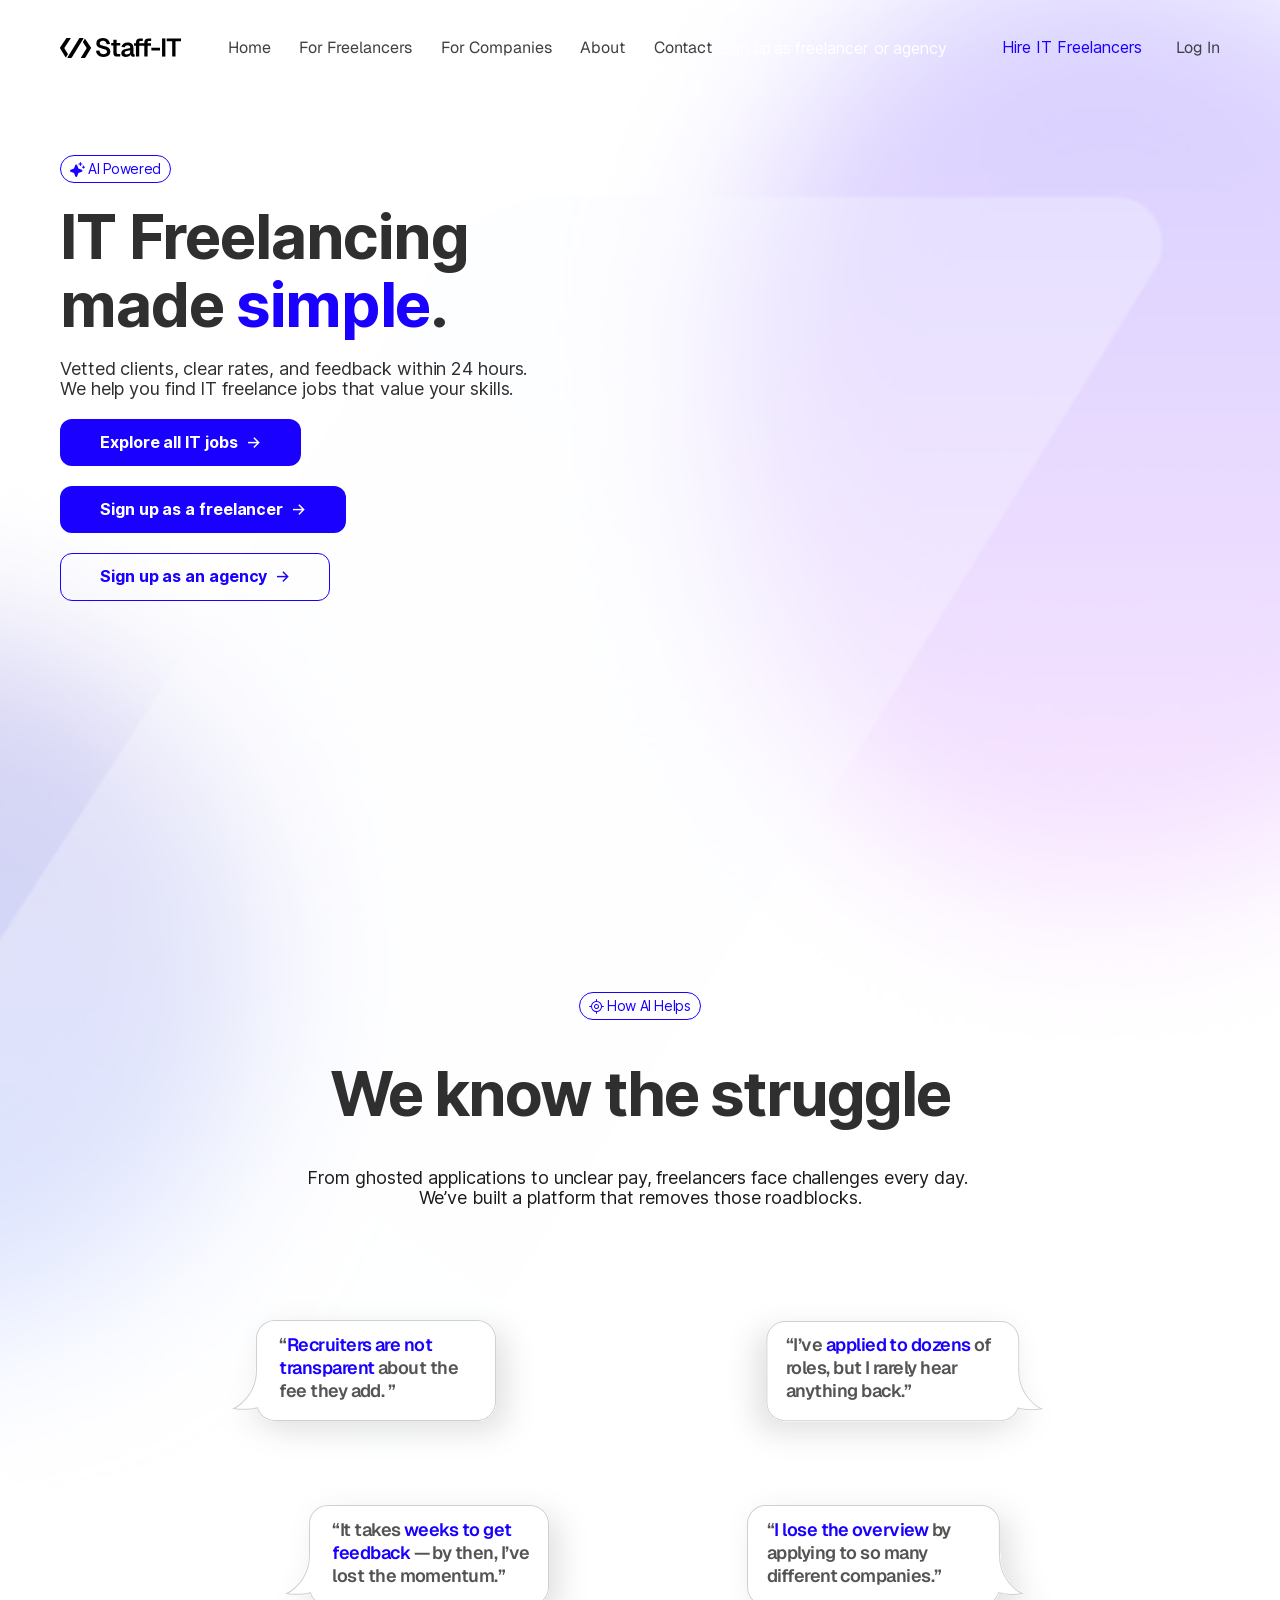
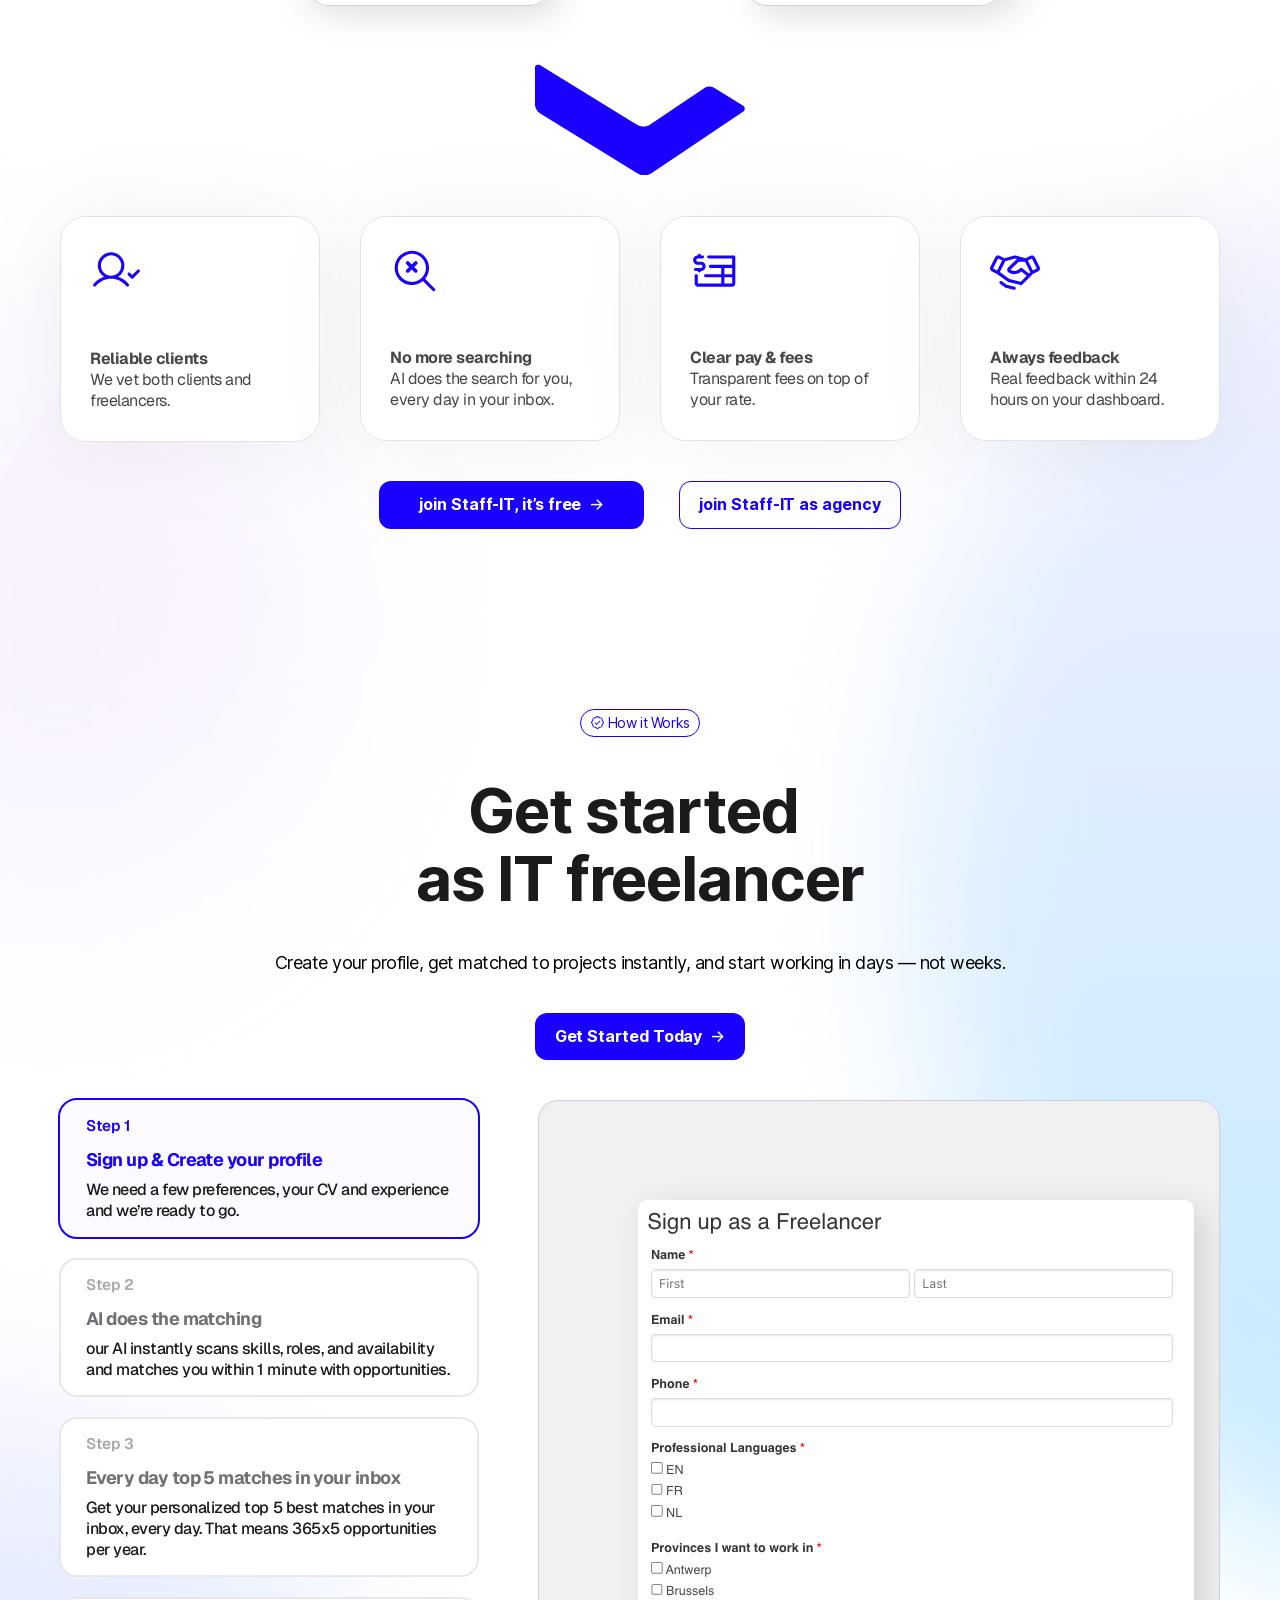
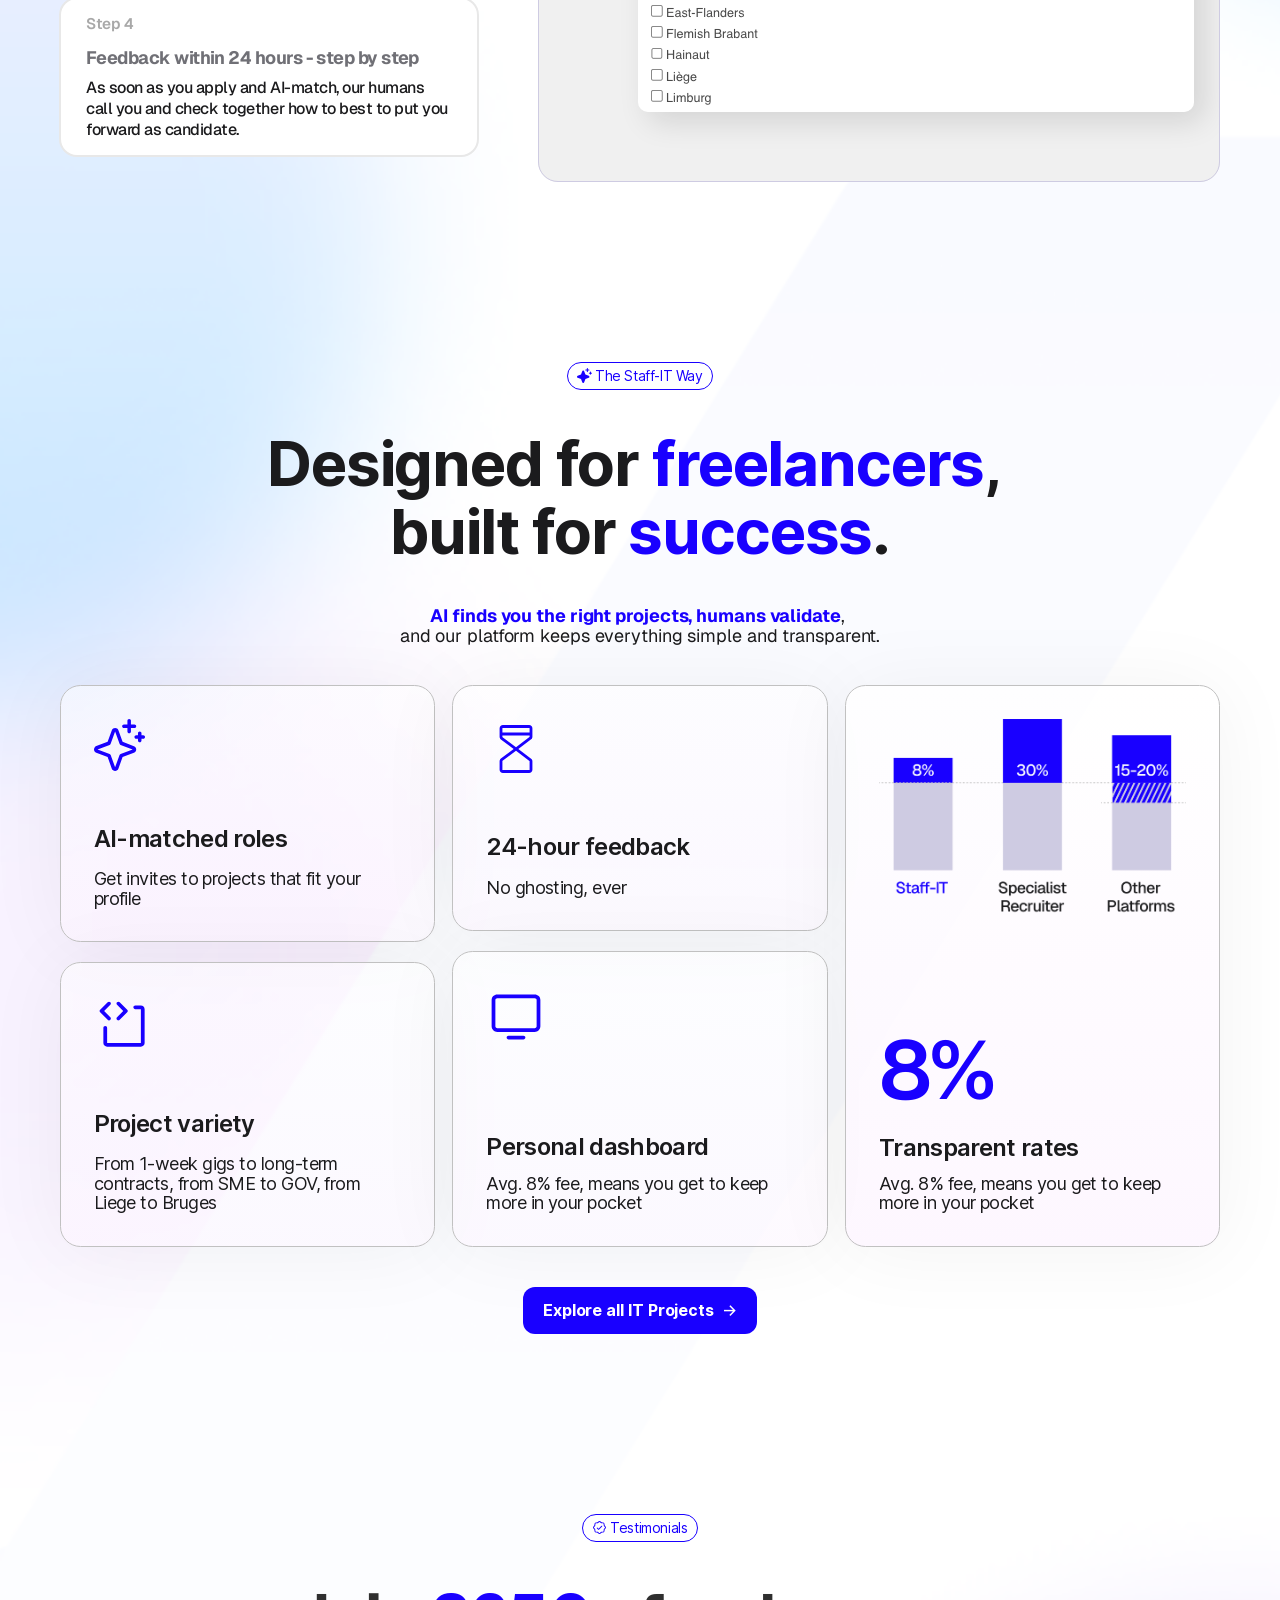
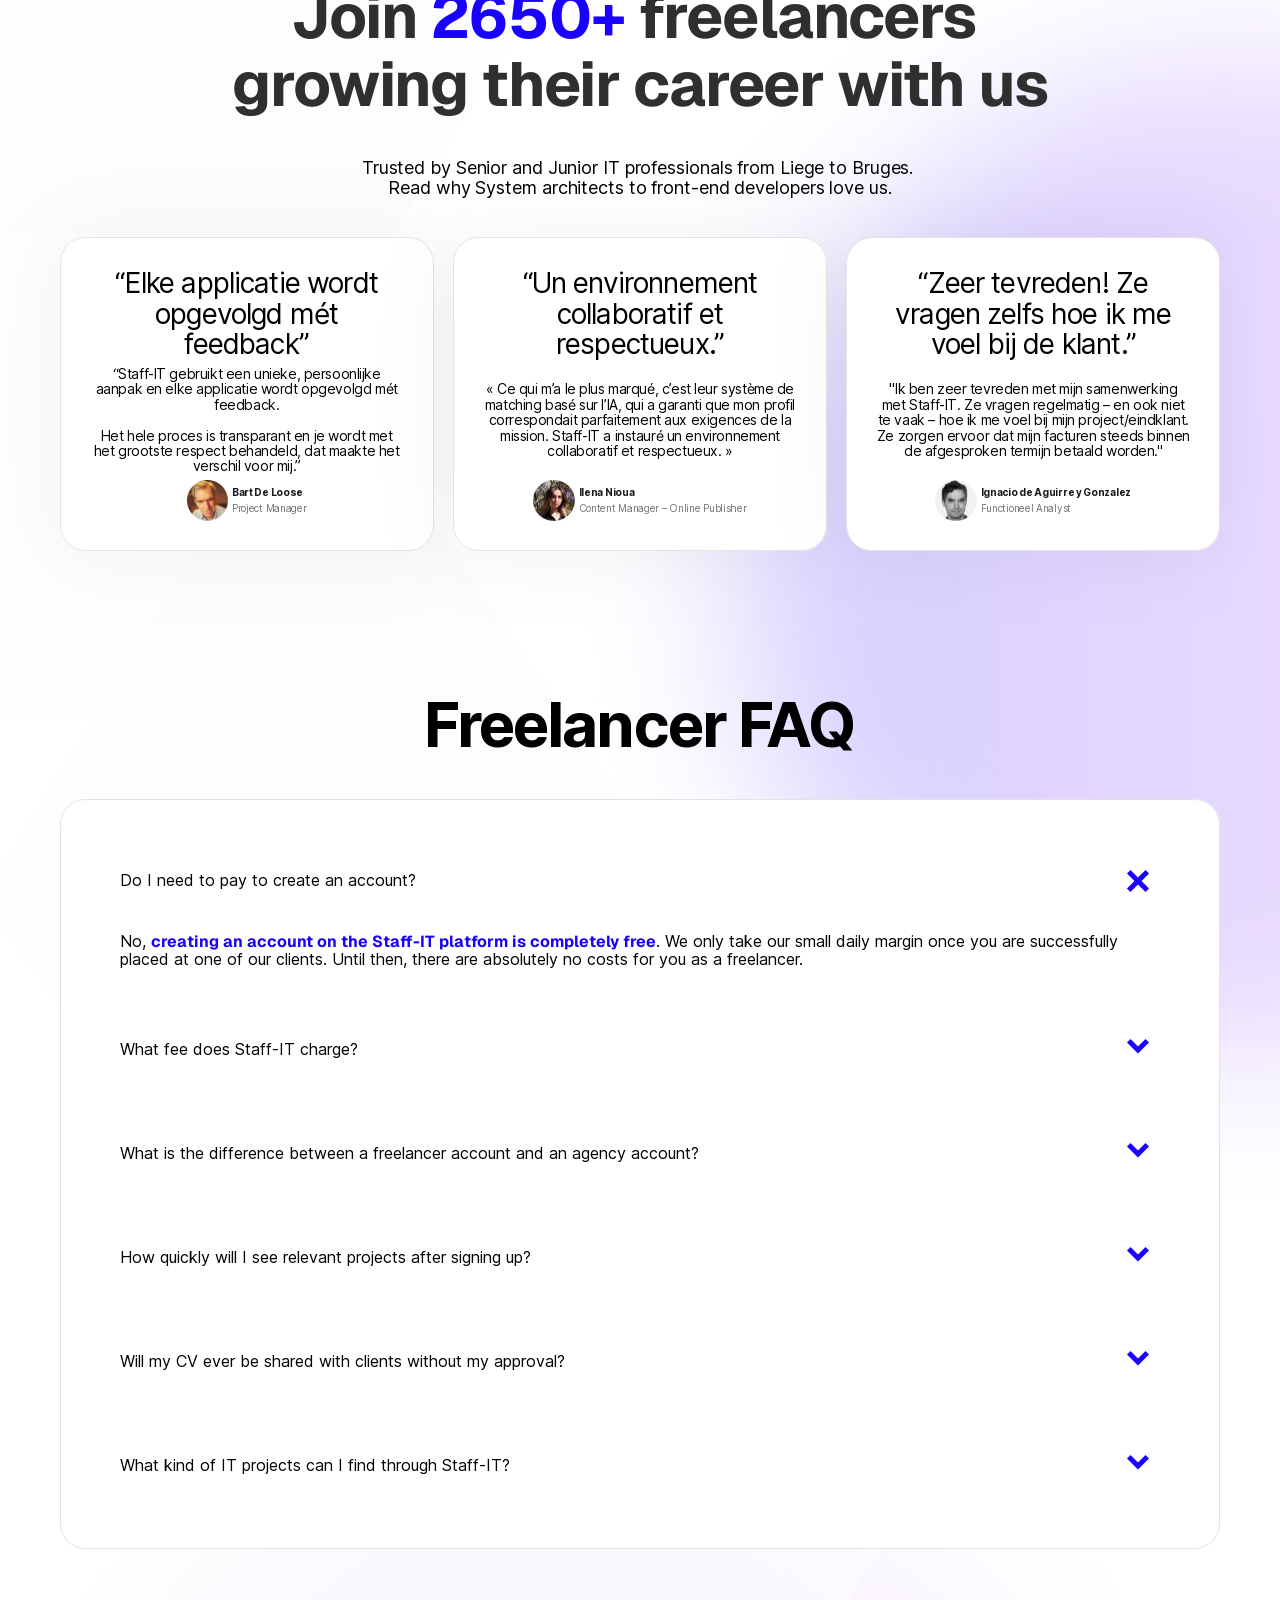
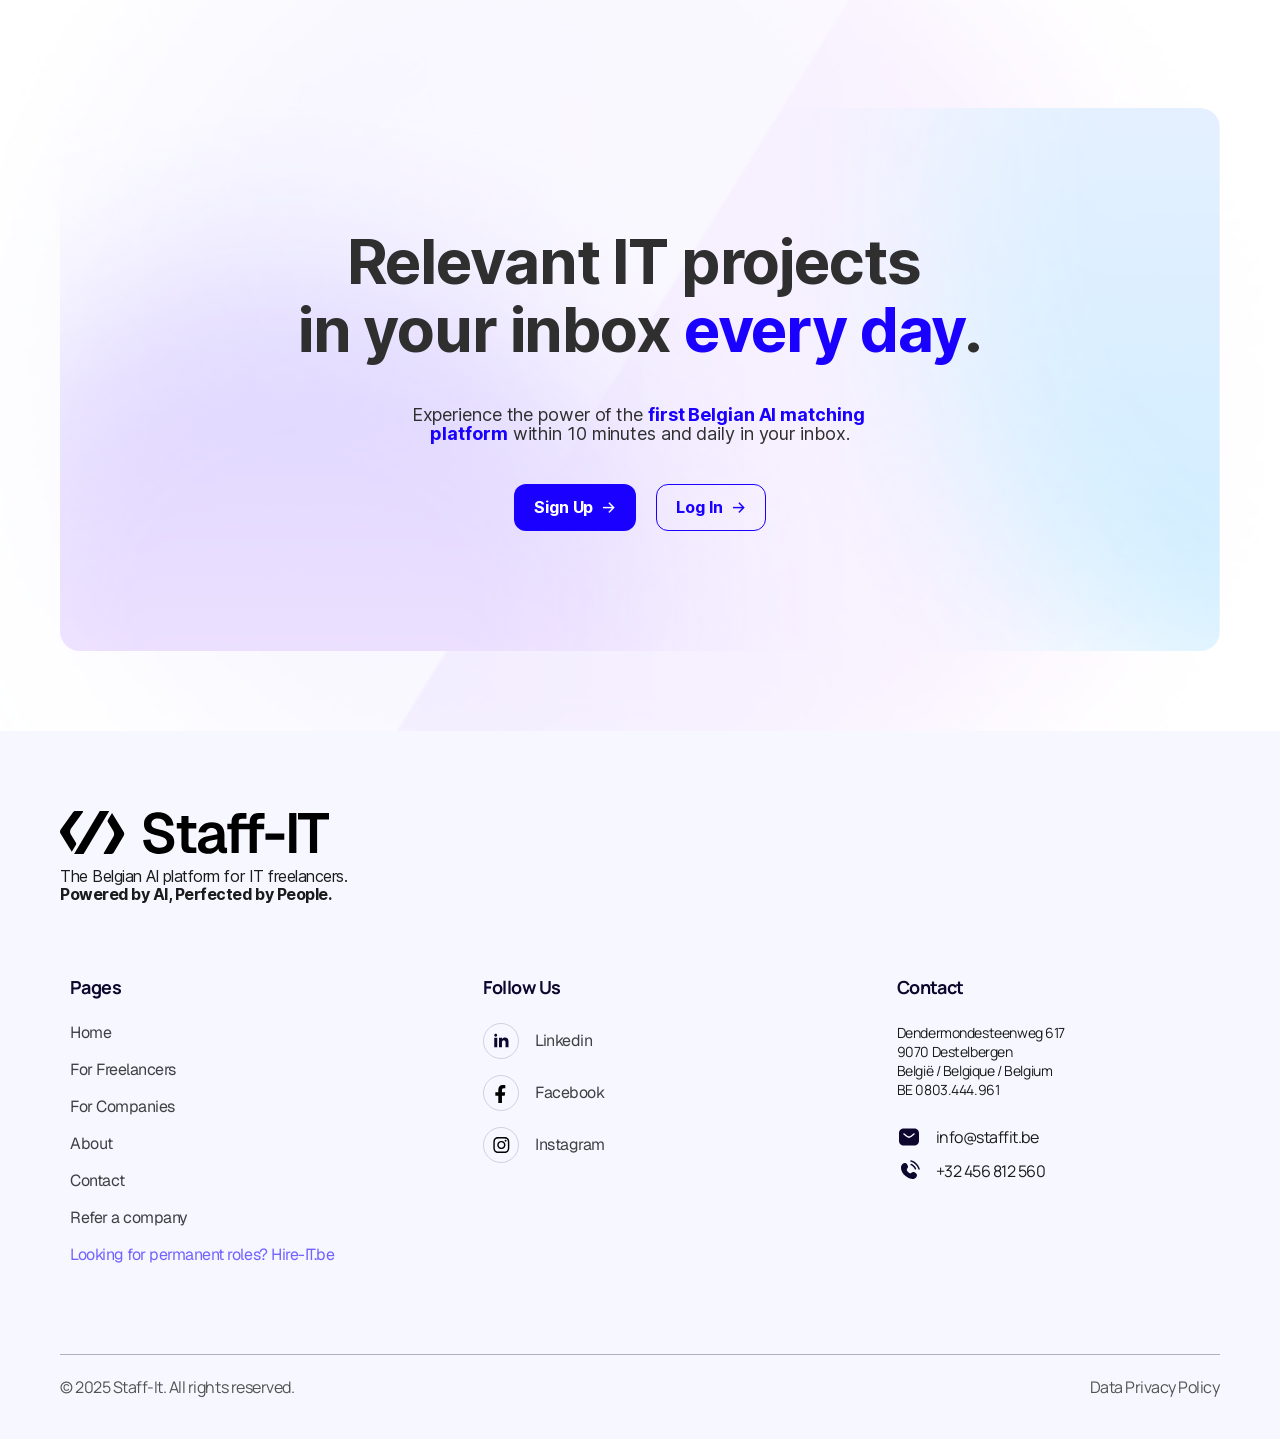
<file: freelancer.html>
<!doctype html>
<!-- Created in Figma Sites -->
<html lang="en">
  <head>
    <script>(function(){function f(i){if(i.loading==="lazy")i.loading="eager"}document.querySelectorAll("img").forEach(f);new MutationObserver(function(ms){for(var i=0;i<ms.length;i++){var m=ms[i];for(var j=0;j<m.addedNodes.length;j++){var n=m.addedNodes[j];if(n.nodeType!==1)continue;if(n.tagName==="IMG")f(n);if(n.querySelectorAll)n.querySelectorAll("img").forEach(f)}if(m.type==="attributes"&&m.target.tagName==="IMG")f(m.target)}}).observe(document.documentElement,{childList:true,subtree:true,attributes:true,attributeFilter:["loading"]})})();</script>
    <meta charset="utf-8" />
    <noscript>
      <style>
        #container {
          display: none;
        }
      </style>
    </noscript>

    <!-- Google Tag Manager -->
<script>(function(w,d,s,l,i){w[l]=w[l]||[];w[l].push({'gtm.start':
new Date().getTime(),event:'gtm.js'});var f=d.getElementsByTagName(s)[0],
j=d.createElement(s),dl=l!='dataLayer'?'&l='+l:'';j.async=true;j.src=
'https://www.googletagmanager.com/gtm.js?id='+i+dl;f.parentNode.insertBefore(j,f);
})(window,document,'script','dataLayer','GTM-MSXGLMQ7');</script>
<!-- End Google Tag Manager -->
    <meta name="viewport" content="width=device-width, initial-scale=1" />
    <meta name="color-scheme" content="light dark" />
    <link rel="preload" href="_runtimes/sites-runtime.a3fb353eae7bae7ccb486ec5a74f6066fc41abbed56a89ac8a3e91afd5a2e468.js" as="script" crossorigin />
    <link rel="preload" href="_components/v2/29f297b63b0c6f98e223d8d58d49903a7271f978.js" as="script" crossorigin />
    <link rel="preload" href="_json/dfa00fc5-bf45-4c4f-be76-8ae690fcbcf0/freelancer.json" as="fetch" />
        <style id="reset-css"> @layer figreset,figoverridable,reset,theme,base,figutils,components,utilities;@layer figoverridable{:root{font-synthesis:none}}@layer figutils{:root{--banner-height:48px;--banner-height-v2:40px;--full-height-with-banner:calc(100dvh - var(--banner-height))}@media (max-width:600px){.banner-v2-container{left:0 !important;right:0 !important;margin:0 auto !important}}.wrapper-with-banner .min-h-screen{min-height:var(--full-height-with-banner)}.wrapper-with-banner .h-screen{height:var(--full-height-with-banner)}}@layer figreset{:root{font-family:var( --default-font-family,ui-sans-serif,system-ui,sans-serif,'Apple Color Emoji','Segoe UI Emoji','Segoe UI Symbol','Noto Color Emoji' )}html{-webkit-text-size-adjust:100%;-webkit-tap-highlight-color:transparent;-webkit-font-smoothing:antialiased;width:100%}body{margin:0;width:100%}body:has([data-page-overflowx='hidden']){overflow-x:hidden}body:has([data-page-overflowx='auto']){overflow-x:auto}}@layer figutils{#container{width:100%}}@layer figreset{*,*:before,*:after{box-sizing:border-box}a{color:inherit;text-decoration:none}button{border:none;background:none;padding:0}h1,h2,h3,h4,h5,h6,p{font-size:inherit;font-weight:inherit}blockquote,dl,dd,h1,h2,h3,h4,h5,h6,hr,figure,p,pre{margin:0}ol,ul,menu{list-style:none;margin:0;padding-inline-start:0}}@layer figutils{:is(.textContents ul,ul.textContents) > li:before{content:'\2022';margin-left:-1.5em;display:inline-block;text-align:center;width:1.5em;-webkit-background-clip:var(--list-marker-background-clip);-webkit-text-fill-color:var(--list-marker-text-fill-color);background-clip:var(--list-marker-background-clip);color:var(--list-marker-color);font-size:var(--list-marker-font-size);line-height:var(--list-marker-line-height);vertical-align:var(--list-marker-vertical-align)}:is(.textContents ol,ol.textContents) > li::marker{color:var(--list-marker-color);font-size:var(--list-marker-font-size);line-height:var(--list-marker-line-height);vertical-align:var(--list-marker-vertical-align)}:is(.textContents,.textContents *).adjustLetterSpacing:after{content:'';margin-left:calc(var(--letter-spacing) * -1)}}@layer figutils{#container .embed{border:none}}@layer figutils{#container .marquee-container{overflow-x:hidden;display:flex;flex-direction:row;position:relative;width:var(--width);transform:var(--transform);&:hover div{animation-play-state:var(--pause-on-hover)}&:active div{animation-play-state:var(--pause-on-click)}&:focus-within > *{animation-play-state:paused !important}}#container .marquee{flex:0 0 auto;min-width:var(--min-width);display:flex;flex-direction:row;align-items:center;animation:scroll var(--duration) linear var(--delay) var(--iteration-count);animation-delay:var(--delay);animation-direction:var(--direction);animation-timing-function:var(--timing-function)}#container .marquee.reduced-motion{@media (prefers-reduced-motion:reduce){animation:none}}@keyframes scroll{0%{transform:translateX(0%)}100%{transform:translateX(-100%)}}#container .marquee-initial-child-container{flex:0 0 auto;display:flex;min-width:auto;flex-direction:row;align-items:center}#container .marquee-child{transform:var(--transform)}}@layer figutils{.code-behavior-wrapper > *{width:100%;height:100%}}@layer figreset{:root{--100dvw:100vw;--100dvh:100vh}@supports (width:100dvw){:root{--100dvw:100dvw;--100dvh:100dvh}}}@layer figutils{.bypass-link{position:fixed;top:16px;left:0;right:0;display:flex;justify-content:center;align-items:center;opacity:0;pointer-events:none}.bypass-link:focus-within{opacity:1;z-index:10000}.bypass-link > a{background-color:#000;color:#fff;border:1px solid #fff;padding:12px 16px;font-size:16px;border-radius:12px;pointer-events:auto}}@layer figreset{:root{text-align:left;button{text-align:left}}}</style><style id="font-faces-7lhch"> @font-face{font-family:"Manrope:Bold";font-style:normal;src:url("_woff/v2/Manrope_wght__1/Manrope_wght__1-english.woff2");font-display:block;unicode-range:U+0000-00A0,U+00A2-00A9,U+00AC-00AE,U+00B0-00B7,U+00B9-00BA,U+00BC-00BE,U+00D7,U+00F7,U+2000-206F,U+2074,U+20AC,U+2122,U+2190-21BB,U+2212,U+2215,U+F8FF,U+FEFF,U+FFFD}@font-face{font-family:"Manrope:Bold";font-style:normal;src:url("_woff/v2/Manrope_wght__1/Manrope_wght__1-rest-latin.woff2");font-display:block;unicode-range:U+00A1,U+00AA-00AB,U+00AF,U+00B8,U+00BB,U+00BF-00D6,U+00D8-00F6,U+00F8-00FF,U+0131,U+0152-0153,U+02B0-02FF}@font-face{font-family:"Manrope:Bold";font-style:normal;src:url("_woff/v2/Manrope_wght__1/Manrope_wght__1-latin-extended-a.woff2");font-display:block;unicode-range:U+0100-0130,U+0132-0151,U+0154-017F}@font-face{font-family:"Manrope:Bold";font-style:normal;src:url("_woff/v2/Manrope_wght__1/Manrope_wght__1-latin-extended-b.woff2");font-display:block;unicode-range:U+0180-024F}@font-face{font-family:"Manrope:Bold";font-style:normal;src:url("_woff/v2/Manrope_wght__1/Manrope_wght__1-latin-extended-additional.woff2");font-display:block;unicode-range:U+1E00-1EFF}@font-face{font-family:"Manrope:Bold";font-style:normal;src:url("_woff/v2/Manrope_wght__1/Manrope_wght__1-rest.woff2");font-display:block;unicode-range:U+0250-02AF,U+0300-1DFF,U+1F00-1FFF,U+2070-2073,U+2075-20AB,U+20AD-2121,U+2123-218F,U+21BC-2211,U+2213-2214,U+2216-F8FE,U+F900-FEFE,U+FF00-FFFC,U+FFFE-FFFF}@font-face{font-family:"Manrope";font-style:Regular;src:url("_woff/v2/Manrope_wght__1/Manrope_wght__1-english.woff2");font-display:block;unicode-range:U+0000-00A0,U+00A2-00A9,U+00AC-00AE,U+00B0-00B7,U+00B9-00BA,U+00BC-00BE,U+00D7,U+00F7,U+2000-206F,U+2074,U+20AC,U+2122,U+2190-21BB,U+2212,U+2215,U+F8FF,U+FEFF,U+FFFD}@font-face{font-family:"Manrope";font-style:Regular;src:url("_woff/v2/Manrope_wght__1/Manrope_wght__1-rest-latin.woff2");font-display:block;unicode-range:U+00A1,U+00AA-00AB,U+00AF,U+00B8,U+00BB,U+00BF-00D6,U+00D8-00F6,U+00F8-00FF,U+0131,U+0152-0153,U+02B0-02FF}@font-face{font-family:"Manrope";font-style:Regular;src:url("_woff/v2/Manrope_wght__1/Manrope_wght__1-latin-extended-a.woff2");font-display:block;unicode-range:U+0100-0130,U+0132-0151,U+0154-017F}@font-face{font-family:"Manrope";font-style:Regular;src:url("_woff/v2/Manrope_wght__1/Manrope_wght__1-latin-extended-b.woff2");font-display:block;unicode-range:U+0180-024F}@font-face{font-family:"Manrope";font-style:Regular;src:url("_woff/v2/Manrope_wght__1/Manrope_wght__1-latin-extended-additional.woff2");font-display:block;unicode-range:U+1E00-1EFF}@font-face{font-family:"Manrope";font-style:Regular;src:url("_woff/v2/Manrope_wght__1/Manrope_wght__1-rest.woff2");font-display:block;unicode-range:U+0250-02AF,U+0300-1DFF,U+1F00-1FFF,U+2070-2073,U+2075-20AB,U+20AD-2121,U+2123-218F,U+21BC-2211,U+2213-2214,U+2216-F8FE,U+F900-FEFE,U+FF00-FFFC,U+FFFE-FFFF}@font-face{font-family:"Manrope:Regular";font-style:normal;src:url("_woff/v2/Manrope_wght__1/Manrope_wght__1-english.woff2");font-display:block;unicode-range:U+0000-00A0,U+00A2-00A9,U+00AC-00AE,U+00B0-00B7,U+00B9-00BA,U+00BC-00BE,U+00D7,U+00F7,U+2000-206F,U+2074,U+20AC,U+2122,U+2190-21BB,U+2212,U+2215,U+F8FF,U+FEFF,U+FFFD}@font-face{font-family:"Manrope:Regular";font-style:normal;src:url("_woff/v2/Manrope_wght__1/Manrope_wght__1-rest-latin.woff2");font-display:block;unicode-range:U+00A1,U+00AA-00AB,U+00AF,U+00B8,U+00BB,U+00BF-00D6,U+00D8-00F6,U+00F8-00FF,U+0131,U+0152-0153,U+02B0-02FF}@font-face{font-family:"Manrope:Regular";font-style:normal;src:url("_woff/v2/Manrope_wght__1/Manrope_wght__1-latin-extended-a.woff2");font-display:block;unicode-range:U+0100-0130,U+0132-0151,U+0154-017F}@font-face{font-family:"Manrope:Regular";font-style:normal;src:url("_woff/v2/Manrope_wght__1/Manrope_wght__1-latin-extended-b.woff2");font-display:block;unicode-range:U+0180-024F}@font-face{font-family:"Manrope:Regular";font-style:normal;src:url("_woff/v2/Manrope_wght__1/Manrope_wght__1-latin-extended-additional.woff2");font-display:block;unicode-range:U+1E00-1EFF}@font-face{font-family:"Manrope:Regular";font-style:normal;src:url("_woff/v2/Manrope_wght__1/Manrope_wght__1-rest.woff2");font-display:block;unicode-range:U+0250-02AF,U+0300-1DFF,U+1F00-1FFF,U+2070-2073,U+2075-20AB,U+20AD-2121,U+2123-218F,U+21BC-2211,U+2213-2214,U+2216-F8FE,U+F900-FEFE,U+FF00-FFFC,U+FFFE-FFFF}@font-face{font-family:"Geist:Regular";font-style:normal;src:url("_woff/v2/Geist_wght__1/Geist_wght__1-english.woff2");font-display:block;unicode-range:U+0000-00A0,U+00A2-00A9,U+00AC-00AE,U+00B0-00B7,U+00B9-00BA,U+00BC-00BE,U+00D7,U+00F7,U+2000-206F,U+2074,U+20AC,U+2122,U+2190-21BB,U+2212,U+2215,U+F8FF,U+FEFF,U+FFFD}@font-face{font-family:"Geist:Regular";font-style:normal;src:url("_woff/v2/Geist_wght__1/Geist_wght__1-rest-latin.woff2");font-display:block;unicode-range:U+00A1,U+00AA-00AB,U+00AF,U+00B8,U+00BB,U+00BF-00D6,U+00D8-00F6,U+00F8-00FF,U+0131,U+0152-0153,U+02B0-02FF}@font-face{font-family:"Geist:Regular";font-style:normal;src:url("_woff/v2/Geist_wght__1/Geist_wght__1-latin-extended-a.woff2");font-display:block;unicode-range:U+0100-0130,U+0132-0151,U+0154-017F}@font-face{font-family:"Geist:Regular";font-style:normal;src:url("_woff/v2/Geist_wght__1/Geist_wght__1-latin-extended-b.woff2");font-display:block;unicode-range:U+0180-024F}@font-face{font-family:"Geist:Regular";font-style:normal;src:url("_woff/v2/Geist_wght__1/Geist_wght__1-latin-extended-additional.woff2");font-display:block;unicode-range:U+1E00-1EFF}@font-face{font-family:"Geist:Regular";font-style:normal;src:url("_woff/v2/Geist_wght__1/Geist_wght__1-rest.woff2");font-display:block;unicode-range:U+0250-02AF,U+0300-1DFF,U+1F00-1FFF,U+2070-2073,U+2075-20AB,U+20AD-2121,U+2123-218F,U+21BC-2211,U+2213-2214,U+2216-F8FE,U+F900-FEFE,U+FF00-FFFC,U+FFFE-FFFF}@font-face{font-family:"Geist";font-style:Bold;src:url("_woff/v2/Geist_wght__1/Geist_wght__1-english.woff2");font-display:block;unicode-range:U+0000-00A0,U+00A2-00A9,U+00AC-00AE,U+00B0-00B7,U+00B9-00BA,U+00BC-00BE,U+00D7,U+00F7,U+2000-206F,U+2074,U+20AC,U+2122,U+2190-21BB,U+2212,U+2215,U+F8FF,U+FEFF,U+FFFD}@font-face{font-family:"Geist";font-style:Bold;src:url("_woff/v2/Geist_wght__1/Geist_wght__1-rest-latin.woff2");font-display:block;unicode-range:U+00A1,U+00AA-00AB,U+00AF,U+00B8,U+00BB,U+00BF-00D6,U+00D8-00F6,U+00F8-00FF,U+0131,U+0152-0153,U+02B0-02FF}@font-face{font-family:"Geist";font-style:Bold;src:url("_woff/v2/Geist_wght__1/Geist_wght__1-latin-extended-a.woff2");font-display:block;unicode-range:U+0100-0130,U+0132-0151,U+0154-017F}@font-face{font-family:"Geist";font-style:Bold;src:url("_woff/v2/Geist_wght__1/Geist_wght__1-latin-extended-b.woff2");font-display:block;unicode-range:U+0180-024F}@font-face{font-family:"Geist";font-style:Bold;src:url("_woff/v2/Geist_wght__1/Geist_wght__1-latin-extended-additional.woff2");font-display:block;unicode-range:U+1E00-1EFF}@font-face{font-family:"Geist";font-style:Bold;src:url("_woff/v2/Geist_wght__1/Geist_wght__1-rest.woff2");font-display:block;unicode-range:U+0250-02AF,U+0300-1DFF,U+1F00-1FFF,U+2070-2073,U+2075-20AB,U+20AD-2121,U+2123-218F,U+21BC-2211,U+2213-2214,U+2216-F8FE,U+F900-FEFE,U+FF00-FFFC,U+FFFE-FFFF}@font-face{font-family:"Geist:SemiBold";font-style:normal;src:url("_woff/v2/Geist_wght__1/Geist_wght__1-english.woff2");font-display:block;unicode-range:U+0000-00A0,U+00A2-00A9,U+00AC-00AE,U+00B0-00B7,U+00B9-00BA,U+00BC-00BE,U+00D7,U+00F7,U+2000-206F,U+2074,U+20AC,U+2122,U+2190-21BB,U+2212,U+2215,U+F8FF,U+FEFF,U+FFFD}@font-face{font-family:"Geist:SemiBold";font-style:normal;src:url("_woff/v2/Geist_wght__1/Geist_wght__1-rest-latin.woff2");font-display:block;unicode-range:U+00A1,U+00AA-00AB,U+00AF,U+00B8,U+00BB,U+00BF-00D6,U+00D8-00F6,U+00F8-00FF,U+0131,U+0152-0153,U+02B0-02FF}@font-face{font-family:"Geist:SemiBold";font-style:normal;src:url("_woff/v2/Geist_wght__1/Geist_wght__1-latin-extended-a.woff2");font-display:block;unicode-range:U+0100-0130,U+0132-0151,U+0154-017F}@font-face{font-family:"Geist:SemiBold";font-style:normal;src:url("_woff/v2/Geist_wght__1/Geist_wght__1-latin-extended-b.woff2");font-display:block;unicode-range:U+0180-024F}@font-face{font-family:"Geist:SemiBold";font-style:normal;src:url("_woff/v2/Geist_wght__1/Geist_wght__1-latin-extended-additional.woff2");font-display:block;unicode-range:U+1E00-1EFF}@font-face{font-family:"Geist:SemiBold";font-style:normal;src:url("_woff/v2/Geist_wght__1/Geist_wght__1-rest.woff2");font-display:block;unicode-range:U+0250-02AF,U+0300-1DFF,U+1F00-1FFF,U+2070-2073,U+2075-20AB,U+20AD-2121,U+2123-218F,U+21BC-2211,U+2213-2214,U+2216-F8FE,U+F900-FEFE,U+FF00-FFFC,U+FFFE-FFFF}@font-face{font-family:"Geist:Medium";font-style:normal;src:url("_woff/v2/Geist_wght__1/Geist_wght__1-english.woff2");font-display:block;unicode-range:U+0000-00A0,U+00A2-00A9,U+00AC-00AE,U+00B0-00B7,U+00B9-00BA,U+00BC-00BE,U+00D7,U+00F7,U+2000-206F,U+2074,U+20AC,U+2122,U+2190-21BB,U+2212,U+2215,U+F8FF,U+FEFF,U+FFFD}@font-face{font-family:"Geist:Medium";font-style:normal;src:url("_woff/v2/Geist_wght__1/Geist_wght__1-rest-latin.woff2");font-display:block;unicode-range:U+00A1,U+00AA-00AB,U+00AF,U+00B8,U+00BB,U+00BF-00D6,U+00D8-00F6,U+00F8-00FF,U+0131,U+0152-0153,U+02B0-02FF}@font-face{font-family:"Geist:Medium";font-style:normal;src:url("_woff/v2/Geist_wght__1/Geist_wght__1-latin-extended-a.woff2");font-display:block;unicode-range:U+0100-0130,U+0132-0151,U+0154-017F}@font-face{font-family:"Geist:Medium";font-style:normal;src:url("_woff/v2/Geist_wght__1/Geist_wght__1-latin-extended-b.woff2");font-display:block;unicode-range:U+0180-024F}@font-face{font-family:"Geist:Medium";font-style:normal;src:url("_woff/v2/Geist_wght__1/Geist_wght__1-latin-extended-additional.woff2");font-display:block;unicode-range:U+1E00-1EFF}@font-face{font-family:"Geist:Medium";font-style:normal;src:url("_woff/v2/Geist_wght__1/Geist_wght__1-rest.woff2");font-display:block;unicode-range:U+0250-02AF,U+0300-1DFF,U+1F00-1FFF,U+2070-2073,U+2075-20AB,U+20AD-2121,U+2123-218F,U+21BC-2211,U+2213-2214,U+2216-F8FE,U+F900-FEFE,U+FF00-FFFC,U+FFFE-FFFF}@font-face{font-family:"Inter:Semi Bold";font-style:normal;src:url("_woff/v2/Inter_1/Inter_1-english.woff2");font-display:block;unicode-range:U+0000-00A0,U+00A2-00A9,U+00AC-00AE,U+00B0-00B7,U+00B9-00BA,U+00BC-00BE,U+00D7,U+00F7,U+2000-206F,U+2074,U+20AC,U+2122,U+2190-21BB,U+2212,U+2215,U+F8FF,U+FEFF,U+FFFD}@font-face{font-family:"Inter:Semi Bold";font-style:normal;src:url("_woff/v2/Inter_1/Inter_1-rest-latin.woff2");font-display:block;unicode-range:U+00A1,U+00AA-00AB,U+00AF,U+00B8,U+00BB,U+00BF-00D6,U+00D8-00F6,U+00F8-00FF,U+0131,U+0152-0153,U+02B0-02FF}@font-face{font-family:"Inter:Semi Bold";font-style:normal;src:url("_woff/v2/Inter_1/Inter_1-latin-extended-a.woff2");font-display:block;unicode-range:U+0100-0130,U+0132-0151,U+0154-017F}@font-face{font-family:"Inter:Semi Bold";font-style:normal;src:url("_woff/v2/Inter_1/Inter_1-latin-extended-b.woff2");font-display:block;unicode-range:U+0180-024F}@font-face{font-family:"Inter:Semi Bold";font-style:normal;src:url("_woff/v2/Inter_1/Inter_1-latin-extended-additional.woff2");font-display:block;unicode-range:U+1E00-1EFF}@font-face{font-family:"Inter:Semi Bold";font-style:normal;src:url("_woff/v2/Inter_1/Inter_1-rest.woff2");font-display:block;unicode-range:U+0250-02AF,U+0300-1DFF,U+1F00-1FFF,U+2070-2073,U+2075-20AB,U+20AD-2121,U+2123-218F,U+21BC-2211,U+2213-2214,U+2216-F8FE,U+F900-FEFE,U+FF00-FFFC,U+FFFE-FFFF}@font-face{font-family:"Inter";font-style:Medium;src:url("_woff/v2/Inter_1/Inter_1-english.woff2");font-display:block;unicode-range:U+0000-00A0,U+00A2-00A9,U+00AC-00AE,U+00B0-00B7,U+00B9-00BA,U+00BC-00BE,U+00D7,U+00F7,U+2000-206F,U+2074,U+20AC,U+2122,U+2190-21BB,U+2212,U+2215,U+F8FF,U+FEFF,U+FFFD}@font-face{font-family:"Inter";font-style:Medium;src:url("_woff/v2/Inter_1/Inter_1-rest-latin.woff2");font-display:block;unicode-range:U+00A1,U+00AA-00AB,U+00AF,U+00B8,U+00BB,U+00BF-00D6,U+00D8-00F6,U+00F8-00FF,U+0131,U+0152-0153,U+02B0-02FF}@font-face{font-family:"Inter";font-style:Medium;src:url("_woff/v2/Inter_1/Inter_1-latin-extended-a.woff2");font-display:block;unicode-range:U+0100-0130,U+0132-0151,U+0154-017F}@font-face{font-family:"Inter";font-style:Medium;src:url("_woff/v2/Inter_1/Inter_1-latin-extended-b.woff2");font-display:block;unicode-range:U+0180-024F}@font-face{font-family:"Inter";font-style:Medium;src:url("_woff/v2/Inter_1/Inter_1-latin-extended-additional.woff2");font-display:block;unicode-range:U+1E00-1EFF}@font-face{font-family:"Inter";font-style:Medium;src:url("_woff/v2/Inter_1/Inter_1-rest.woff2");font-display:block;unicode-range:U+0250-02AF,U+0300-1DFF,U+1F00-1FFF,U+2070-2073,U+2075-20AB,U+20AD-2121,U+2123-218F,U+21BC-2211,U+2213-2214,U+2216-F8FE,U+F900-FEFE,U+FF00-FFFC,U+FFFE-FFFF}@font-face{font-family:"Inter:Bold";font-style:normal;src:url("_woff/v2/Inter_1/Inter_1-english.woff2");font-display:block;unicode-range:U+0000-00A0,U+00A2-00A9,U+00AC-00AE,U+00B0-00B7,U+00B9-00BA,U+00BC-00BE,U+00D7,U+00F7,U+2000-206F,U+2074,U+20AC,U+2122,U+2190-21BB,U+2212,U+2215,U+F8FF,U+FEFF,U+FFFD}@font-face{font-family:"Inter:Bold";font-style:normal;src:url("_woff/v2/Inter_1/Inter_1-rest-latin.woff2");font-display:block;unicode-range:U+00A1,U+00AA-00AB,U+00AF,U+00B8,U+00BB,U+00BF-00D6,U+00D8-00F6,U+00F8-00FF,U+0131,U+0152-0153,U+02B0-02FF}@font-face{font-family:"Inter:Bold";font-style:normal;src:url("_woff/v2/Inter_1/Inter_1-latin-extended-a.woff2");font-display:block;unicode-range:U+0100-0130,U+0132-0151,U+0154-017F}@font-face{font-family:"Inter:Bold";font-style:normal;src:url("_woff/v2/Inter_1/Inter_1-latin-extended-b.woff2");font-display:block;unicode-range:U+0180-024F}@font-face{font-family:"Inter:Bold";font-style:normal;src:url("_woff/v2/Inter_1/Inter_1-latin-extended-additional.woff2");font-display:block;unicode-range:U+1E00-1EFF}@font-face{font-family:"Inter:Bold";font-style:normal;src:url("_woff/v2/Inter_1/Inter_1-rest.woff2");font-display:block;unicode-range:U+0250-02AF,U+0300-1DFF,U+1F00-1FFF,U+2070-2073,U+2075-20AB,U+20AD-2121,U+2123-218F,U+21BC-2211,U+2213-2214,U+2216-F8FE,U+F900-FEFE,U+FF00-FFFC,U+FFFE-FFFF}@font-face{font-family:"Inter:Regular";font-style:normal;src:url("_woff/v2/Inter_1/Inter_1-english.woff2");font-display:block;unicode-range:U+0000-00A0,U+00A2-00A9,U+00AC-00AE,U+00B0-00B7,U+00B9-00BA,U+00BC-00BE,U+00D7,U+00F7,U+2000-206F,U+2074,U+20AC,U+2122,U+2190-21BB,U+2212,U+2215,U+F8FF,U+FEFF,U+FFFD}@font-face{font-family:"Inter:Regular";font-style:normal;src:url("_woff/v2/Inter_1/Inter_1-rest-latin.woff2");font-display:block;unicode-range:U+00A1,U+00AA-00AB,U+00AF,U+00B8,U+00BB,U+00BF-00D6,U+00D8-00F6,U+00F8-00FF,U+0131,U+0152-0153,U+02B0-02FF}@font-face{font-family:"Inter:Regular";font-style:normal;src:url("_woff/v2/Inter_1/Inter_1-latin-extended-a.woff2");font-display:block;unicode-range:U+0100-0130,U+0132-0151,U+0154-017F}@font-face{font-family:"Inter:Regular";font-style:normal;src:url("_woff/v2/Inter_1/Inter_1-latin-extended-b.woff2");font-display:block;unicode-range:U+0180-024F}@font-face{font-family:"Inter:Regular";font-style:normal;src:url("_woff/v2/Inter_1/Inter_1-latin-extended-additional.woff2");font-display:block;unicode-range:U+1E00-1EFF}@font-face{font-family:"Inter:Regular";font-style:normal;src:url("_woff/v2/Inter_1/Inter_1-rest.woff2");font-display:block;unicode-range:U+0250-02AF,U+0300-1DFF,U+1F00-1FFF,U+2070-2073,U+2075-20AB,U+20AD-2121,U+2123-218F,U+21BC-2211,U+2213-2214,U+2216-F8FE,U+F900-FEFE,U+FF00-FFFC,U+FFFE-FFFF}@font-face{font-family:"Inter:Medium";font-style:normal;src:url("_woff/v2/Inter_1/Inter_1-english.woff2");font-display:block;unicode-range:U+0000-00A0,U+00A2-00A9,U+00AC-00AE,U+00B0-00B7,U+00B9-00BA,U+00BC-00BE,U+00D7,U+00F7,U+2000-206F,U+2074,U+20AC,U+2122,U+2190-21BB,U+2212,U+2215,U+F8FF,U+FEFF,U+FFFD}@font-face{font-family:"Inter:Medium";font-style:normal;src:url("_woff/v2/Inter_1/Inter_1-rest-latin.woff2");font-display:block;unicode-range:U+00A1,U+00AA-00AB,U+00AF,U+00B8,U+00BB,U+00BF-00D6,U+00D8-00F6,U+00F8-00FF,U+0131,U+0152-0153,U+02B0-02FF}@font-face{font-family:"Inter:Medium";font-style:normal;src:url("_woff/v2/Inter_1/Inter_1-latin-extended-a.woff2");font-display:block;unicode-range:U+0100-0130,U+0132-0151,U+0154-017F}@font-face{font-family:"Inter:Medium";font-style:normal;src:url("_woff/v2/Inter_1/Inter_1-latin-extended-b.woff2");font-display:block;unicode-range:U+0180-024F}@font-face{font-family:"Inter:Medium";font-style:normal;src:url("_woff/v2/Inter_1/Inter_1-latin-extended-additional.woff2");font-display:block;unicode-range:U+1E00-1EFF}@font-face{font-family:"Inter:Medium";font-style:normal;src:url("_woff/v2/Inter_1/Inter_1-rest.woff2");font-display:block;unicode-range:U+0250-02AF,U+0300-1DFF,U+1F00-1FFF,U+2070-2073,U+2075-20AB,U+20AD-2121,U+2123-218F,U+21BC-2211,U+2213-2214,U+2216-F8FE,U+F900-FEFE,U+FF00-FFFC,U+FFFE-FFFF}@font-face{font-family:"Geist:Bold";font-style:normal;src:url("_woff/v2/Geist_wght__1/Geist_wght__1-english.woff2");font-display:block;unicode-range:U+0000-00A0,U+00A2-00A9,U+00AC-00AE,U+00B0-00B7,U+00B9-00BA,U+00BC-00BE,U+00D7,U+00F7,U+2000-206F,U+2074,U+20AC,U+2122,U+2190-21BB,U+2212,U+2215,U+F8FF,U+FEFF,U+FFFD}@font-face{font-family:"Geist:Bold";font-style:normal;src:url("_woff/v2/Geist_wght__1/Geist_wght__1-rest-latin.woff2");font-display:block;unicode-range:U+00A1,U+00AA-00AB,U+00AF,U+00B8,U+00BB,U+00BF-00D6,U+00D8-00F6,U+00F8-00FF,U+0131,U+0152-0153,U+02B0-02FF}@font-face{font-family:"Geist:Bold";font-style:normal;src:url("_woff/v2/Geist_wght__1/Geist_wght__1-latin-extended-a.woff2");font-display:block;unicode-range:U+0100-0130,U+0132-0151,U+0154-017F}@font-face{font-family:"Geist:Bold";font-style:normal;src:url("_woff/v2/Geist_wght__1/Geist_wght__1-latin-extended-b.woff2");font-display:block;unicode-range:U+0180-024F}@font-face{font-family:"Geist:Bold";font-style:normal;src:url("_woff/v2/Geist_wght__1/Geist_wght__1-latin-extended-additional.woff2");font-display:block;unicode-range:U+1E00-1EFF}@font-face{font-family:"Geist:Bold";font-style:normal;src:url("_woff/v2/Geist_wght__1/Geist_wght__1-rest.woff2");font-display:block;unicode-range:U+0250-02AF,U+0300-1DFF,U+1F00-1FFF,U+2070-2073,U+2075-20AB,U+20AD-2121,U+2123-218F,U+21BC-2211,U+2213-2214,U+2216-F8FE,U+F900-FEFE,U+FF00-FFFC,U+FFFE-FFFF}</style><style id="breakpoint-css">@media (width < 1280px){[data-breakpoint-id="node-37_40939"]{display:none !important}}@media (width >= 1280px) or (width < 800px){[data-breakpoint-id="node-37_48988"]{display:none !important}}@media (width >= 800px){[data-breakpoint-id="node-39_55828"]{display:none !important}}</style><style id="body-background-color">@media (max-width: 799px) { body:has([data-breakpoint-id="node-39_55828"]) { background-color: white } }
@media (max-width: 1279px), (min-width: 800px) { body:has([data-breakpoint-id="node-37_48988"]) { background-color: white } }
@media (min-width: 1280px) { body:has([data-breakpoint-id="node-37_40939"]) { background-color: white } }</style><style id="ssr-css">#container .css-oljopy {position: relative; display: flex; flex-direction: column; align-items: center;}#container .css-50jkpj {min-width: var(--content-min-width); width: 100%;}#container .css-hss0xa {--content-min-width: 100%; --content-min-height: var(--100dvh); isolation: isolate; align-content: stretch; overflow: clip;}#container .css-trglf0 {position: absolute;}#container .css-r0azwh {inset: 0px; pointer-events: none;}#container .css-atgcpy {background-color: #fff;}#container .css-ez8men {max-width: none; width: 100%; height: 100%;}#container .css-wyeeme {object-fit: cover; opacity: 0.46;}#container .css-vfncl8 {position: sticky; flex-shrink: 0;}#container .css-z3suvn {top: 0px; width: 100%;}#container .css-bx0a63 {z-index: 9;}#container .css-ggwoeh {inset: 0px;}#container .css-5eam1e {pointer-events: none;}#container .css-7abz5d {display: flex; justify-content: space-between; align-items: center; position: relative; border-radius: inherit;}#container .css-paq0kv {align-content: stretch;}#container .css-j9f0op {width: 100%; height: 100%;}#container .css-7y6cel {position: relative; flex: 1 0 0;}#container .css-2fgpwh {min-width: 1px;}#container .css-wcbkz4 {display: flex; flex-direction: row; align-items: center; border-radius: inherit;}#container .css-is2hx9 {display: flex; justify-content: space-between; align-items: center; position: relative; padding: 12px;}#container .css-cpq5o1 {width: 121px; height: 20px;}#container .css-5knerd {position: relative; flex-shrink: 0;}#container .css-134pm3 {cursor: pointer;}#container .css-8kkpf5 {display: block; position: relative; border-radius: inherit;}#container .css-roiesn {position: absolute; display: block;}#container .css-51piak {left: 0px; right: 74.74%; top: 0px; bottom: 0px;}#container .css-8zr56v {display: block;}#container .css-wixxpz {inset: 0;}#container .css-pj62eg {left: 29.98%; right: 0px; top: 1.57%; bottom: 1.57%;}#container .css-ayg824 {flex: 0 0 auto;}#container .css-2yjztp {transform: matrix(1, 0, 0, -1, 0, 0);}#container .css-bhht40 {position: relative; flex-shrink: 0; display: flex; align-items: center; justify-content: center;}#container .css-vf8mzy {position: relative; display: block;}#container .css-ailwp {width: 30px; height: 30px;}#container .css-tzn6qh {display: block; position: absolute;}#container .css-7kv4dh {inset: 0px;}#container .css-drhxik {max-width: 1440px; height: 778px; width: 100%;}#container .css-wc1msa {position: relative; flex-shrink: 0; display: block;}#container .css-bx0a58 {z-index: 8;}#container .css-5oq2l6 {height: 313px; left: -292px; right: -292px; bottom: 15px;}#container .css-bhe2jm {position: absolute; padding-left: 33px; padding-right: 33px; display: flex; flex-direction: column; justify-content: center; align-items: center;}#container .css-e4iqf5 {width: 627.2px; height: 279.399px;}#container .css-sve1ro {top: -14.03%; left: -4.04%; right: -15.28%; bottom: -14.75%;}#container .css-17xzu7 {position: absolute; display: flex; align-items: center;}#container .css-npvj4n {right: 480.2px; bottom: 110px;}#container .css-5avnc6 {width: 179.383px; height: 58.276px;}#container .css-ikkcv4 {width: 179.383px; height: 58.276px; left: 0px; top: 0px;}#container .css-9cpfu7 {top: 0; left: 1.83%; right: 1.85%; bottom: 0;}#container .css-q6czvm {width: 41.4px; height: 41.4px; left: 26.4px; top: 8.7px;}#container .css-wfwx8q {position: absolute; display: flex; flex-direction: column; align-items: flex-start;}#container .css-403o4m {left: 76.2px; top: 14.4px;}#container .css-nf5ac4 {display: block; position: relative; flex-shrink: 0;}#container .css-wc5vot {font-family: "Geist:SemiBold",sans-serif; word-break: break-word; font-weight: 600; font-size: 15.6px; letter-spacing: -0.468px; line-height: 18px; white-space: nowrap;}#container .css-33dirf {font-variation-settings: normal; color: #1900ff; -webkit-text-fill-color: #1900ff; --letter-spacing: -0.468px;}#container .css-27zz7t {font-family: "Geist:Medium",sans-serif; word-break: break-word; font-weight: 500; font-size: 8.4px; letter-spacing: -0.252px; line-height: 12px; white-space: nowrap;}#container .css-ipt8ku {font-variation-settings: normal; color: #1b1b1d; -webkit-text-fill-color: #1b1b1d; --letter-spacing: -0.252px;}#container .css-6de7p5 {right: 485.62px; bottom: 2.72px;}#container .css-gw8gq7 {position: absolute; display: block; border-radius: 150px;}#container .css-t1knsc {background-color: #f0efff; overflow: clip;}#container .css-uvihea {transform: translateY(-50%); aspect-ratio: 16/16; overflow: clip;}#container .css-begmww {left: 8.99px; right: 9px; top: calc(50% + 0.24px);}#container .css-noq55d {inset: 6.25%;}#container .css-hdvvn5 {transform: translateX(-50%); align-content: stretch;}#container .css-yljgjp {left: calc(50% + 119.4px); top: 81.4px;}#container .css-vq1kdl {width: 191.4px; height: 58.2px;}#container .css-o3nup6 {width: 191.383px; height: 58.276px; left: 0px; top: 0px;}#container .css-v09774 {top: 0; left: 1.71%; right: 1.74%; bottom: 0;}#container .css-x53xxb {left: 529px; top: 306.4px;}#container .css-cc5fb1 {width: 168.6px; height: 58.2px;}#container .css-j3fyip {width: 168.883px; height: 58.276px; left: 0px; top: 0.08px;}#container .css-8fu3y {top: 0; left: 1.94%; right: 1.97%; bottom: 0;}#container .css-u4y8xs {width: 41.4px; height: 41.4px; left: 26.4px; top: 8.78px;}#container .css-hz2dj8 {left: 76.2px; top: 14.48px;}#container .css-x6ccvp {font-family: "Geist:Medium",sans-serif; word-break: break-word; font-weight: 500; font-size: 8.4px; letter-spacing: -0.252px; line-height: normal; white-space: nowrap;}#container .css-dh54uy {position: absolute; display: flex; flex-direction: column; align-items: flex-start; gap: 20px;}#container .css-flp0va {left: 16px; right: 16px; top: 48px;}#container .css-4dpsoy {position: relative; flex-shrink: 0; display: flex; justify-content: center; align-items: center; gap: 3px; border-radius: 99px; padding: 2px 10px;}#container .css-y2zbtd {border-style: solid; border-color: #1900ff; border-top-width: 1px; border-bottom-width: 1px; border-left-width: 1px; border-right-width: 1px; position: absolute; border-radius: 99px;}#container .css-kxi3sn {width: 15px; height: 15px;}#container .css-7lh3xh {inset: 0px;}#container .css-5idvcx {font-family: "Inter:Regular",sans-serif; word-break: break-word; font-weight: 400; font-style: normal; font-size: var(--responsive-font-size,14px); letter-spacing: var(--responsive-letter-spacing,-0.42px); line-height: var(--responsive-line-height,24px); white-space: nowrap;}#container .css-u14isc {font-variation-settings: normal; color: #1900ff; -webkit-text-fill-color: #1900ff; --letter-spacing: var(--responsive-letter-spacing,-0.42px);}@media (min-width: 0px) {#container .css-u14isc {--responsive-font-size: 10px;}}@media (min-width: 800px) {#container .css-u14isc {--responsive-font-size: 10px;}}@media (min-width: 1280px) {#container .css-u14isc {--responsive-font-size: 14px;}}#container .css-59rdls {width: min-content; min-width: 100%;}#container .css-hm5o7y {font-family: "Inter:Bold",sans-serif; word-break: break-word; font-weight: 700; font-style: normal; font-size: var(--responsive-font-size,62px); letter-spacing: var(--responsive-letter-spacing,-1.86px); line-height: 0;}#container .css-smqy6m {font-variation-settings: normal; color: #2f2f2f; -webkit-text-fill-color: #2f2f2f; --letter-spacing: var(--responsive-letter-spacing,-1.86px);}@media (min-width: 1px) {#container .css-smqy6m {color: #2f2f2f; -webkit-text-fill-color: #2f2f2f; --responsive-font-size: 32px; --responsive-letter-spacing: -0.3072px; --responsive-line-height: 1.1;}}@media (min-width: 800px) {#container .css-smqy6m {color: #2f2f2f; -webkit-text-fill-color: #2f2f2f; --responsive-font-size: 52px; --responsive-letter-spacing: -0.8112px; --responsive-line-height: 1.1;}}@media (min-width: 1280px) {#container .css-smqy6m {color: #2f2f2f; -webkit-text-fill-color: #2f2f2f; --responsive-font-size: 62px; --responsive-letter-spacing: -1.1532px; --responsive-line-height: 1.1;}}#container .css-8jchzs {display: block; margin-bottom: 0px;}#container .css-m1928k {line-height: var(--responsive-line-height,1.1);}#container .css-oskyuy {}@media (min-width: 1px) {#container .css-oskyuy {--responsive-font-size: 32px;}}@media (min-width: 800px) {#container .css-oskyuy {--responsive-font-size: 52px;}}@media (min-width: 1280px) {#container .css-oskyuy {--responsive-font-size: 62px;}}#container .css-bek1q2 {font-family: "Inter:Regular",sans-serif; word-break: break-word; font-weight: 400; font-style: normal; font-size: var(--responsive-font-size,18px); letter-spacing: var(--responsive-letter-spacing,-0.54px); line-height: var(--responsive-line-height,1.1);}#container .css-oae407 {font-variation-settings: normal; color: #2f2f2f; -webkit-text-fill-color: #2f2f2f; --letter-spacing: var(--responsive-letter-spacing,-0.54px);}@media (min-width: 0px) {#container .css-oae407 {--responsive-font-size: 16px;}}@media (min-width: 800px) {#container .css-oae407 {--responsive-font-size: 16px;}}@media (min-width: 1280px) {#container .css-oae407 {--responsive-font-size: 18px;}}#container .css-zfhu0q {position: relative; flex-shrink: 0; display: flex; flex-direction: column; align-items: center; gap: 20px;}#container .css-v27th6 {width: 100%;}#container .css-pb1acn {position: relative; flex-shrink: 0; display: flex; justify-content: center; align-items: center; gap: 8px; border-radius: 12px; padding: 12px 33px;}#container .css-dgl428 {cursor: pointer; align-content: stretch; background-color: #1900ff;}#container .css-vkpzlc {position: relative; flex-shrink: 0; display: flex; flex-direction: column; justify-content: center;}#container .css-9htze0 {font-family: "Inter:Bold",sans-serif; word-break: break-word; font-weight: 700; font-style: normal; font-size: 16px; letter-spacing: -0.08px; text-align: center; line-height: 0; white-space: nowrap;}#container .css-1cl5j1 {font-variation-settings: normal; color: #fff; -webkit-text-fill-color: #fff; --letter-spacing: -0.08px;}#container .css-4i0inz {line-height: 1.45;}#container .css-eyuy2u {font-family: "Inter:Medium",sans-serif; word-break: break-word; font-weight: 500; font-style: normal; font-size: 16px; letter-spacing: -0.08px; text-align: center; line-height: 0; white-space: nowrap;}#container .css-hf9sha {cursor: pointer; align-content: stretch;}#container .css-7iuvtd {border-style: solid; border-color: #1900ff; border-top-width: 1px; border-bottom-width: 1px; border-left-width: 1px; border-right-width: 1px; position: absolute; border-radius: 12px;}#container .css-d6xfzr {font-variation-settings: normal; color: #1900ff; -webkit-text-fill-color: #1900ff; --letter-spacing: -0.08px;}#container .css-3eutuf {max-width: 1440px; width: 100%;}#container .css-bx0a4d {z-index: 7;}#container .css-e1d1o2 {display: flex; flex-direction: column; align-items: center; justify-content: center; border-radius: inherit;}#container .css-jo8ywo {width: 100%; height: 100%; max-width: inherit;}#container .css-qs5z68 {max-width: inherit; width: 100%; height: 100%;}#container .css-juf8ot {display: flex; flex-direction: column; justify-content: center; align-items: center; gap: 40px; position: relative; padding: 80px 16px;}#container .css-zfhsjc {position: relative; flex-shrink: 0; display: flex; flex-direction: column; align-items: center; gap: 40px;}#container .css-nywbmw {font-family: "Inter:Bold",sans-serif; word-break: break-word; font-weight: 700; font-style: normal; font-size: var(--responsive-font-size,62px); letter-spacing: var(--responsive-letter-spacing,-1.86px); text-align: center; line-height: var(--responsive-line-height,1.1);}#container .css-f8w22j {font-variation-settings: normal; color: #2f2f2f; -webkit-text-fill-color: #2f2f2f; --letter-spacing: var(--responsive-letter-spacing,-1.86px);}@media (min-width: 1px) {#container .css-f8w22j {--responsive-font-size: 32px;}}@media (min-width: 800px) {#container .css-f8w22j {--responsive-font-size: 52px;}}@media (min-width: 1280px) {#container .css-f8w22j {--responsive-font-size: 62px;}}#container .css-dczajm {position: relative; flex-shrink: 0; display: flex; flex-direction: column; align-items: center;}#container .css-g44u0g {font-family: "Inter:Regular",sans-serif; word-break: break-word; font-weight: 400; font-style: normal; font-size: var(--responsive-font-size,18px); letter-spacing: var(--responsive-letter-spacing,-0.54px); text-align: center; line-height: 0;}#container .css-cbyxo0 {font-variation-settings: normal; color: #2f2f2f; -webkit-text-fill-color: #2f2f2f; --letter-spacing: var(--responsive-letter-spacing,-0.54px);}@media (min-width: 0px) {#container .css-cbyxo0 {color: #2f2f2f; -webkit-text-fill-color: #2f2f2f; --responsive-font-size: 16px; --responsive-letter-spacing: -0.0768px; --responsive-line-height: 1.1;}}@media (min-width: 800px) {#container .css-cbyxo0 {color: #2f2f2f; -webkit-text-fill-color: #2f2f2f; --responsive-font-size: 16px; --responsive-letter-spacing: -0.0768px; --responsive-line-height: 1.1;}}@media (min-width: 1280px) {#container .css-cbyxo0 {color: #2f2f2f; -webkit-text-fill-color: #2f2f2f; --responsive-font-size: 18px; --responsive-letter-spacing: -0.0972px; --responsive-line-height: 1.1;}}#container .css-mjvhbf {line-height: var(--responsive-line-height,1.1); white-space: pre-wrap;}#container .css-66tcq4 {}@media (min-width: 0px) {#container .css-66tcq4 {--responsive-font-size: 16px;}}@media (min-width: 800px) {#container .css-66tcq4 {--responsive-font-size: 16px;}}@media (min-width: 1280px) {#container .css-66tcq4 {--responsive-font-size: 18px;}}#container .css-2fvon9 {height: 153.447px; width: 100%;}#container .css-91q58k {width: 157.001px; height: 59.723px; left: calc(50% - 93px); top: 85.72px;}#container .css-8hhw9a {transform: translateX(-50%);}#container .css-3v22d1 {width: 157.001px; height: 59.723px; left: 0px; top: 0px;}#container .css-fc2afp {top: -20.59%; left: -8.3%; right: -15.48%; bottom: -40.69%;}#container .css-9pqrro {width: 121.272px; left: 27.25px; top: 7.57px;}#container .css-55tag3 {font-family: "Geist:SemiBold",sans-serif; word-break: break-word; font-weight: 600; font-size: 0px; letter-spacing: -0.324px; line-height: 0;}#container .css-z6m1gm {font-variation-settings: normal; color: #545455; -webkit-text-fill-color: #545455; --letter-spacing: -0.324px;}#container .css-mg9ls3 {font-size: 10.8px; line-height: normal;}#container .css-4dbcer {font-family: "Geist:SemiBold",sans-serif; word-break: break-word; font-weight: 600; font-size: 10.8px; letter-spacing: -0.324px; line-height: normal;}#container .css-8hco8e {font-variation-settings: normal; color: #1900ff; -webkit-text-fill-color: #1900ff;}#container .css-6hgvci {color: #1900ff; -webkit-text-fill-color: #1900ff;}#container .css-c4yuqj {width: 164.597px; height: 59.723px; left: 178.4px; top: 85.72px;}#container .css-h5sbg3 {transform: matrix(-1, 0, 0, 1, 0, 0);}#container .css-ddt4hj {width: 164.597px; height: 59.723px; left: 0px; top: 0px;}#container .css-grtgjx {position: absolute; display: flex; align-items: center; justify-content: center;}#container .css-ara42r {width: 164.597px; height: 59.723px;}#container .css-azc6li {top: -20.59%; left: -7.92%; right: -14.76%; bottom: -40.69%;}#container .css-4h60xk {width: 130.521px; left: 11.43px; top: 7.57px;}#container .css-rfy68s {font-family: "Geist:SemiBold",sans-serif; word-break: break-word; font-weight: 600; font-size: 10.8px; letter-spacing: -0.324px; line-height: 0;}#container .css-jpsr3q {line-height: normal;}#container .css-wgwa8g {width: 157.001px; height: 59.723px; left: calc(50% - 93px); top: 8px;}#container .css-3ems6d {width: 164.597px; height: 59.723px; left: calc(50% + 89.2px); top: 8px;}#container .css-5xzj43 {top: -20.59%; left: -7.47%; right: -15.21%; bottom: -40.69%;}#container .css-lxypyn {transform: matrix(0, 1, -1, 0, 0, 0);}#container .css-4ile4h {width: 105.152px; height: 55.734px;}#container .css-s4oaqr {width: 55.734px; height: 105.152px;}#container .css-a8ck5v {position: relative; flex-shrink: 0; display: flex; flex-direction: column; align-items: flex-start; gap: 20px;}#container .css-d3qpsd {height: 132px; width: 100%;}#container .css-wmoggp {position: relative; flex-shrink: 0; border-radius: 25.196px;}#container .css-becabs {filter: drop-shadow(0px 3.36px 41.994px rgba(0,0,0,0.05)); background-color: #fff;}#container .css-r6puy3 {border-style: solid; border-color: #e3e3e3; border-top-width: 0.84px; border-bottom-width: 0.84px; border-left-width: 0.84px; border-right-width: 0.84px; position: absolute; border-radius: 25.616000000000003px;}#container .css-97vih5 {inset: -0.42px;}#container .css-em5r9z {display: flex; flex-direction: column; justify-content: space-between; align-items: flex-start; position: relative; border-radius: inherit; padding: 20px;}#container .css-lgihk5 {width: 50px; height: 50px;}#container .css-1r9pox {font-family: "Geist:Bold",sans-serif; word-break: break-word; font-weight: 700; font-size: 0px; letter-spacing: -0.48px; line-height: 0;}#container .css-cffl75 {font-variation-settings: normal; color: #46464c; -webkit-text-fill-color: #46464c; --letter-spacing: -0.48px;}#container .css-d9ipzb {line-height: normal; font-size: 16px;}#container .css-7a1lrt {line-height: normal; font-family: "Geist:Regular",sans-serif; word-break: break-word; font-weight: 400; font-size: 16px;}#container .css-b54yok {font-variation-settings: normal;}#container .css-npa18u {height: 153px; width: 100%;}#container .css-fp9lz9 {font-family: "Geist:Regular",sans-serif; word-break: break-word; font-weight: 400; font-size: 0px; letter-spacing: -0.48px; line-height: 0;}#container .css-39ovef {line-height: normal; font-family: "Geist:Bold",sans-serif; word-break: break-word; font-weight: 700; font-size: 16px;}#container .css-el6o1y {font-family: "Geist:Bold",sans-serif; word-break: break-word; font-weight: 700; font-size: 16px; letter-spacing: -0.48px; line-height: 0;}#container .css-qxms4z {line-height: normal; white-space: pre-wrap;}#container .css-iu526l {line-height: normal; white-space: pre-wrap; font-family: "Geist:Regular",sans-serif; word-break: break-word; font-weight: 400;}#container .css-93won8 {position: relative; flex-shrink: 0; display: flex; flex-direction: column; justify-content: center; align-items: center; gap: 35px;}#container .css-wc8w6h {position: relative; flex-shrink: 0; display: flex; justify-content: center; align-items: center; gap: 8px; border-radius: 12px; padding: 12px 34px;}#container .css-qt5wd {position: relative; flex-shrink: 0; display: flex; justify-content: center; align-items: center; gap: 8px; border-radius: 12px; padding: 12px 20px;}#container .css-bx0a3i {z-index: 6;}#container .css-tpj7cz {display: flex; flex-direction: column; justify-content: center; align-items: center; gap: 40px; position: relative; padding: 60px 16px;}#container .css-gxdil1 {overflow: clip;}#container .css-g8igq5 {font-family: "Inter:Bold",sans-serif; word-break: break-word; font-weight: 700; font-style: normal; font-size: var(--responsive-font-size,62px); letter-spacing: var(--responsive-letter-spacing,-1.86px); text-align: center; line-height: 0;}#container .css-mhy49a {font-variation-settings: normal; color: #1b1b1d; -webkit-text-fill-color: #1b1b1d; --letter-spacing: var(--responsive-letter-spacing,-1.86px);}@media (min-width: 1px) {#container .css-mhy49a {color: #1b1b1d; -webkit-text-fill-color: #1b1b1d; --responsive-font-size: 32px; --responsive-letter-spacing: -0.3072px; --responsive-line-height: 1.1;}}@media (min-width: 800px) {#container .css-mhy49a {color: #1b1b1d; -webkit-text-fill-color: #1b1b1d; --responsive-font-size: 52px; --responsive-letter-spacing: -0.8112px; --responsive-line-height: 1.1;}}@media (min-width: 1280px) {#container .css-mhy49a {color: #1b1b1d; -webkit-text-fill-color: #1b1b1d; --responsive-font-size: 62px; --responsive-letter-spacing: -1.1532px; --responsive-line-height: 1.1;}}#container .css-xr2byt {font-family: "Inter:Regular",sans-serif; word-break: break-word; font-weight: 400; font-style: normal; font-size: var(--responsive-font-size,18px); letter-spacing: var(--responsive-letter-spacing,-0.54px); text-align: center; line-height: var(--responsive-line-height,1.1);}#container .css-lmq4a3 {font-variation-settings: normal; color: #000; -webkit-text-fill-color: #000; --letter-spacing: var(--responsive-letter-spacing,-0.54px);}@media (min-width: 0px) {#container .css-lmq4a3 {--responsive-font-size: 16px;}}@media (min-width: 800px) {#container .css-lmq4a3 {--responsive-font-size: 16px;}}@media (min-width: 1280px) {#container .css-lmq4a3 {--responsive-font-size: 18px;}}#container .css-22itc5 {position: relative; flex-shrink: 0; display: flex; align-items: flex-start;}#container .css-nbk0x9 {height: 682px; width: 100%;}#container .css-7cqm0f {position: relative; flex-shrink: 0; display: flex; justify-content: center; align-items: flex-start; gap: 60px;}#container .css-pbauhj {position: relative; flex: 1 0 0; display: flex; flex-direction: column; align-items: flex-start; gap: 22px;}#container .css-pu9vaf {position: relative; flex-shrink: 0; border-radius: 17.009px;}#container .css-ayxpcr {background-color: #fcfbff;}#container .css-mvg6lr {border-style: solid; border-color: #1900ff; border-top-width: 2px; border-bottom-width: 2px; border-left-width: 2px; border-right-width: 2px; position: absolute; border-radius: 19.009px;}#container .css-9nlo3l {inset: -2px;}#container .css-e3ucu6 {display: flex; flex-direction: column; align-items: flex-start; gap: 12px; position: relative; border-radius: inherit; padding: 16px 26px;}#container .css-udtgmd {font-family: "Geist:SemiBold",sans-serif; word-break: break-word; font-weight: 600; font-size: 15.308px; letter-spacing: -0.4592px; text-align: center; line-height: normal; white-space: nowrap;}#container .css-9pzst7 {font-variation-settings: normal; color: #1900ff; -webkit-text-fill-color: #1900ff; --letter-spacing: -0.4592px;}#container .css-n8r97t {position: relative; flex-shrink: 0; display: flex; flex-direction: column; align-items: flex-start; gap: 8px;}#container .css-qqoma4 {font-family: "Geist:Bold",sans-serif; word-break: break-word; font-weight: 700; font-size: 18px; letter-spacing: -0.54px; line-height: normal;}#container .css-avwie8 {font-variation-settings: normal; color: #1900ff; -webkit-text-fill-color: #1900ff; --letter-spacing: -0.54px;}#container .css-6ytf13 {font-family: "Geist:Medium",sans-serif; word-break: break-word; font-weight: 500; font-size: 16px; letter-spacing: -0.48px; line-height: normal;}#container .css-hnzo17 {font-variation-settings: normal; color: #1b1b1d; -webkit-text-fill-color: #1b1b1d; --letter-spacing: -0.48px;}#container .css-imrvya {border-style: solid; border-color: #e8e8e8; border-top-width: 2px; border-bottom-width: 2px; border-left-width: 2px; border-right-width: 2px; position: absolute; border-radius: 18.009px;}#container .css-nu0b0h {inset: -1px;}#container .css-58s71b {font-variation-settings: normal; color: #a8a8a8; -webkit-text-fill-color: #a8a8a8; --letter-spacing: -0.4592px;}#container .css-t7ecz6 {font-variation-settings: normal; color: #707076; -webkit-text-fill-color: #707076; --letter-spacing: -0.54px;}#container .css-bx0a2n {z-index: 5;}#container .css-5slk2t {display: flex; flex-direction: column; justify-content: center; align-items: center; gap: 40px; position: relative; padding: 120px 16px;}#container .css-gsipbk {line-height: 0; white-space: pre-wrap;}#container .css-hd97 {margin-bottom: 0px;}#container .css-plx89g {color: #1900ff; -webkit-text-fill-color: #1900ff;}@media (min-width: 1px) {#container .css-plx89g {--responsive-font-size: 32px;}}@media (min-width: 800px) {#container .css-plx89g {--responsive-font-size: 52px;}}@media (min-width: 1280px) {#container .css-plx89g {--responsive-font-size: 62px;}}#container .css-igrrlc {font-variation-settings: normal; color: #1b1b1d; -webkit-text-fill-color: #1b1b1d; --letter-spacing: var(--responsive-letter-spacing,-0.54px);}@media (min-width: 0px) {#container .css-igrrlc {color: #1b1b1d; -webkit-text-fill-color: #1b1b1d; --responsive-font-size: 16px; --responsive-letter-spacing: -0.0768px; --responsive-line-height: 1.1;}}@media (min-width: 800px) {#container .css-igrrlc {color: #1b1b1d; -webkit-text-fill-color: #1b1b1d; --responsive-font-size: 16px; --responsive-letter-spacing: -0.0768px; --responsive-line-height: 1.1;}}@media (min-width: 1280px) {#container .css-igrrlc {color: #1b1b1d; -webkit-text-fill-color: #1b1b1d; --responsive-font-size: 18px; --responsive-letter-spacing: -0.0972px; --responsive-line-height: 1.1;}}#container .css-qix2lf {font-family: "Inter:Bold",sans-serif; word-break: break-word; font-weight: 700; font-style: normal; line-height: var(--responsive-line-height,1.1);}#container .css-ign5zg {font-variation-settings: normal;}@media (min-width: 0px) {#container .css-ign5zg {--responsive-font-size: 16px;}}@media (min-width: 800px) {#container .css-ign5zg {--responsive-font-size: 16px;}}@media (min-width: 1280px) {#container .css-ign5zg {--responsive-font-size: 18px;}}#container .css-wl3nhz {font-family: "Inter:Regular",sans-serif; word-break: break-word; font-weight: 400; font-style: normal; line-height: var(--responsive-line-height,1.1);}#container .css-rqehxk {line-height: var(--responsive-line-height,1.1); white-space: pre-wrap; font-family: "Inter:Regular",sans-serif; word-break: break-word; font-weight: 400; font-style: normal;}#container .css-xfa0ty {height: 1178.884px; width: 100%;}#container .css-a8ckpo {position: relative; flex-shrink: 0; display: flex; flex-direction: column; align-items: flex-start; gap: 18px;}#container .css-9hp8h3 {position: relative; flex-shrink: 0; border-radius: 20px;}#container .css-uqoiz2 {background-image: url("data:image/svg+xml;utf8,<svg viewBox='0 0 343 167.96' xmlns='http://www.w3.org/2000/svg' preserveAspectRatio='none'><rect x='0' y='0' height='100%' width='100%' fill='url(%23grad)' opacity='0.5'/><defs><linearGradient id='grad' gradientUnits='userSpaceOnUse' x1='-10' x2='10' y1='0' y2='0' gradientTransform='matrix(1.0501e-15 8.3982 -17.15 5.1424e-16 171.5 83.982)'><stop stop-color='rgba(255,255,255,1)' offset='0'/><stop stop-color='rgba(253,245,255,1)' offset='1'/></linearGradient></defs></svg>");}#container .css-46nfgt {box-shadow: 0px 3.36px 83.988px 0px rgba(0,0,0,0.05); pointer-events: none;}#container .css-luu46t {border-style: solid; border-color: #c1c1c1; border-top-width: 0.84px; border-bottom-width: 0.84px; border-left-width: 0.84px; border-right-width: 0.84px; position: absolute; border-radius: 20.42px;}#container .css-jewe17 {display: flex; flex-direction: column; align-items: flex-start; gap: 20px; position: relative; border-radius: inherit; padding: 20px;}#container .css-xsbq3x {width: 51.166px; height: 51.166px;}#container .css-gkocoy {position: relative; flex-shrink: 0; display: flex; flex-direction: column; align-items: flex-start; gap: 16.798px;}#container .css-olkw4r {font-family: "Inter:Semi Bold",sans-serif; word-break: break-word; font-weight: 600; font-style: normal; font-size: var(--responsive-font-size,22px); letter-spacing: var(--responsive-letter-spacing,-0.66px); line-height: var(--responsive-line-height,1.1);}#container .css-6vd24t {font-variation-settings: normal; color: #1b1b1d; -webkit-text-fill-color: #1b1b1d; --letter-spacing: var(--responsive-letter-spacing,-0.66px);}@media (min-width: 0px) {#container .css-6vd24t {--responsive-font-size: 20px;}}@media (min-width: 800px) {#container .css-6vd24t {--responsive-font-size: 20px;}}@media (min-width: 1280px) {#container .css-6vd24t {--responsive-font-size: 24px;}}#container .css-tddddl {font-variation-settings: normal; color: #1b1b1d; -webkit-text-fill-color: #1b1b1d; --letter-spacing: var(--responsive-letter-spacing,-0.54px);}@media (min-width: 0px) {#container .css-tddddl {--responsive-font-size: 16px;}}@media (min-width: 800px) {#container .css-tddddl {--responsive-font-size: 16px;}}@media (min-width: 1280px) {#container .css-tddddl {--responsive-font-size: 18px;}}#container .css-jp4jgt {background-image: url("data:image/svg+xml;utf8,<svg viewBox='0 0 343 194.8' xmlns='http://www.w3.org/2000/svg' preserveAspectRatio='none'><rect x='0' y='0' height='100%' width='100%' fill='url(%23grad)' opacity='0.5'/><defs><linearGradient id='grad' gradientUnits='userSpaceOnUse' x1='-10' x2='10' y1='0' y2='0' gradientTransform='matrix(1.0501e-15 9.7399 -17.15 5.964e-16 171.5 97.399)'><stop stop-color='rgba(255,255,255,1)' offset='0'/><stop stop-color='rgba(253,245,255,1)' offset='1'/></linearGradient></defs></svg>");}#container .css-3h1llp {width: 60px; height: 60px;}#container .css-cf43y {position: relative; flex: 1 0 0; display: flex; flex-direction: column; align-items: center; gap: 20px;}#container .css-1j74g {min-height: 1px; width: 100%;}#container .css-15i8hg {background-image: url("data:image/svg+xml;utf8,<svg viewBox='0 0 343 176.8' xmlns='http://www.w3.org/2000/svg' preserveAspectRatio='none'><rect x='0' y='0' height='100%' width='100%' fill='url(%23grad)' opacity='0.5'/><defs><linearGradient id='grad' gradientUnits='userSpaceOnUse' x1='-10' x2='10' y1='0' y2='0' gradientTransform='matrix(1.0501e-15 8.8399 -17.15 5.4129e-16 171.5 88.399)'><stop stop-color='rgba(255,255,255,1)' offset='0'/><stop stop-color='rgba(253,245,255,1)' offset='1'/></linearGradient></defs></svg>");}#container .css-powsrx {position: relative; flex: 1 0 0; border-radius: 20px;}#container .css-gtirbx {background-image: url("data:image/svg+xml;utf8,<svg viewBox='0 0 343 183.26' xmlns='http://www.w3.org/2000/svg' preserveAspectRatio='none'><rect x='0' y='0' height='100%' width='100%' fill='url(%23grad)' opacity='0.5'/><defs><linearGradient id='grad' gradientUnits='userSpaceOnUse' x1='-10' x2='10' y1='0' y2='0' gradientTransform='matrix(1.0501e-15 9.1632 -17.15 5.6108e-16 171.5 91.632)'><stop stop-color='rgba(255,255,255,1)' offset='0'/><stop stop-color='rgba(253,245,255,1)' offset='1'/></linearGradient></defs></svg>");}#container .css-hzv9aa {position: relative; flex-shrink: 0; display: flex; flex-direction: column; align-items: flex-start; gap: 13.438px;}#container .css-65k1aa {background-image: url("data:image/svg+xml;utf8,<svg viewBox='0 0 343 380.06' xmlns='http://www.w3.org/2000/svg' preserveAspectRatio='none'><rect x='0' y='0' height='100%' width='100%' fill='url(%23grad)' opacity='0.800000011920929'/><defs><linearGradient id='grad' gradientUnits='userSpaceOnUse' x1='-10' x2='10' y1='0' y2='0' gradientTransform='matrix(1.0501e-15 19.003 -17.15 1.1636e-15 171.5 190.03)'><stop stop-color='rgba(255,255,255,1)' offset='0'/><stop stop-color='rgba(253,245,255,1)' offset='1'/></linearGradient></defs></svg>");}#container .css-h2ppap {aspect-ratio: 2771/1764;}#container .css-qhd53h {object-fit: cover;}#container .css-a8ckuu {position: relative; flex-shrink: 0; display: flex; flex-direction: column; align-items: flex-start; gap: 12px;}#container .css-prs135 {font-family: "Geist:SemiBold",sans-serif; word-break: break-word; font-weight: 600; font-size: 44px; letter-spacing: -1.32px; line-height: normal; white-space: nowrap;}#container .css-gyj4ov {font-variation-settings: normal; color: #1900ff; -webkit-text-fill-color: #1900ff; --letter-spacing: -1.32px;}#container .css-bx0a1s {z-index: 4;}#container .css-jp4xgw {font-variation-settings: normal; color: #000; -webkit-text-fill-color: #000; --letter-spacing: var(--responsive-letter-spacing,-0.54px);}@media (min-width: 0px) {#container .css-jp4xgw {color: #000; -webkit-text-fill-color: #000; --responsive-font-size: 16px; --responsive-letter-spacing: -0.0768px; --responsive-line-height: 1.1;}}@media (min-width: 800px) {#container .css-jp4xgw {color: #000; -webkit-text-fill-color: #000; --responsive-font-size: 16px; --responsive-letter-spacing: -0.0768px; --responsive-line-height: 1.1;}}@media (min-width: 1280px) {#container .css-jp4xgw {color: #000; -webkit-text-fill-color: #000; --responsive-font-size: 18px; --responsive-letter-spacing: -0.0972px; --responsive-line-height: 1.1;}}#container .css-krd0r3 {height: 260px; width: 100%;}#container .css-k63vbq {filter: drop-shadow(0px 2.52px 31.495px rgba(0,0,0,0.05)); background-color: #fff;}#container .css-yvc80d {border-style: solid; border-color: #e3e3e3; border-top-width: 0.63px; border-bottom-width: 0.63px; border-left-width: 0.63px; border-right-width: 0.63px; position: absolute; border-radius: 25.511000000000003px;}#container .css-3uolhd {inset: -0.315px;}#container .css-1kkr58 {display: flex; flex-direction: column; align-items: center; border-radius: inherit;}#container .css-6ukv80 {display: flex; flex-direction: column; align-items: center; gap: 9px; position: relative; padding: 22.5px;}#container .css-o6tmod {font-family: "Inter:Regular",sans-serif; word-break: break-word; font-weight: 400; font-style: normal; font-size: 21px; letter-spacing: -0.63px; text-align: center; line-height: 1.1;}#container .css-61vjri {font-variation-settings: normal; color: #000; -webkit-text-fill-color: #000; --letter-spacing: -0.63px;}#container .css-vfhhk4 {font-family: "Inter:Regular",sans-serif; word-break: break-word; font-weight: 400; font-style: normal; font-size: 10.5px; letter-spacing: -0.315px; text-align: center; line-height: 0;}#container .css-ken7fc {font-variation-settings: normal; color: #000; -webkit-text-fill-color: #000; --letter-spacing: -0.315px;}#container .css-994tbk {line-height: 1.1; white-space: pre-wrap;}#container .css-1g6dr4 {line-height: 1.1; white-space: pre-wrap; font-size: 10.5px;}#container .css-do9o3p {position: relative; flex-shrink: 0; display: flex; justify-content: center; align-items: center; gap: 3px;}#container .css-97dw79 {width: 31.01px; height: 31.01px;}#container .css-kd4wrq {position: relative; flex-shrink: 0; display: flex; flex-direction: column; justify-content: center; align-items: flex-start; gap: 3px;}#container .css-934k23 {font-family: "Inter:Bold",sans-serif; word-break: break-word; font-weight: 700; font-style: normal; font-size: 7.5px; letter-spacing: -0.225px; text-align: center; line-height: normal; white-space: nowrap;}#container .css-hcbr6c {font-variation-settings: normal; color: #1b1b1d; -webkit-text-fill-color: #1b1b1d; --letter-spacing: -0.225px;}#container .css-9ibkrj {font-family: "Inter:Regular",sans-serif; word-break: break-word; font-weight: 400; font-style: normal; font-size: 7.5px; letter-spacing: -0.225px; text-align: center; line-height: normal; white-space: nowrap;}#container .css-h7sxuw {font-variation-settings: normal; color: #727278; -webkit-text-fill-color: #727278; --letter-spacing: -0.225px;}#container .css-icrbs5 {height: 228px; width: 100%;}#container .css-3yydfg {font-family: "Inter:Regular",sans-serif; word-break: break-word; font-weight: 400; font-style: normal; font-size: 10.5px; letter-spacing: -0.315px; text-align: center; line-height: 1.1;}#container .css-17auhh {height: 244px; width: 100%;}#container .css-bx0a0x {z-index: 3;}#container .css-la7pvp {display: flex; flex-direction: column; align-items: center; gap: 40px; position: relative; padding: 16px;}#container .css-g7h9eo {position: relative; flex-shrink: 0; display: flex; justify-content: center; align-items: center;}#container .css-v349t4 {font-family: "Inter:Bold",sans-serif; word-break: break-word; font-weight: 700; font-style: normal; font-size: var(--responsive-font-size,62px); letter-spacing: var(--responsive-letter-spacing,-1.86px); text-align: center; line-height: var(--responsive-line-height,1.1); white-space: nowrap;}#container .css-cl82cf {font-variation-settings: normal; color: #000; -webkit-text-fill-color: #000; --letter-spacing: var(--responsive-letter-spacing,-1.86px);}@media (min-width: 1px) {#container .css-cl82cf {--responsive-font-size: 32px;}}@media (min-width: 800px) {#container .css-cl82cf {--responsive-font-size: 52px;}}@media (min-width: 1280px) {#container .css-cl82cf {--responsive-font-size: 62px;}}#container .css-eewpd {display: flex; flex-direction: column; align-items: flex-start; position: relative; border-radius: inherit; padding: 16px;}#container .css-xz99k9 {top: 0px; left: 0px; right: 0px; bottom: -0.5px;}#container .css-hzabd7 {padding-top: 16px; padding-bottom: 16px; display: flex; flex-direction: column; align-items: flex-start; gap: 16px; position: relative; border-radius: inherit;}#container .css-n4ldaz {display: flex; justify-content: center; align-items: center; position: relative; border-radius: inherit;}#container .css-uwf2km {position: relative; flex: 1 0 0; display: block;}#container .css-pwr8f0 {font-family: "Inter:Semi Bold",sans-serif; word-break: break-word; font-style: normal; text-align: left;}#container .css-mzxfl0 {-webkit-text-fill-color: #000; --letter-spacing: var(--responsive-letter-spacing,-0.66px);}@media (min-width: 0px) {#container .css-mzxfl0 {color: #000; -webkit-text-fill-color: #000; --responsive-font-size: 20px; --responsive-letter-spacing: -0.12px; --responsive-line-height: 1.1;}}@media (min-width: 800px) {#container .css-mzxfl0 {color: #000; -webkit-text-fill-color: #000; --responsive-font-size: 20px; --responsive-letter-spacing: -0.12px; --responsive-line-height: 1.1;}}@media (min-width: 1280px) {#container .css-mzxfl0 {color: #000; -webkit-text-fill-color: #000; --responsive-font-size: 24px; --responsive-letter-spacing: -0.1728px; --responsive-line-height: 1.1;}}#container .css-th728f {}@media (min-width: 0px) {#container .css-th728f {--responsive-font-size: 20px;}}@media (min-width: 800px) {#container .css-th728f {--responsive-font-size: 20px;}}@media (min-width: 1280px) {#container .css-th728f {--responsive-font-size: 24px;}}#container .css-8sy0rz {width: 44px; height: 44px;}#container .css-un7k72 {font-family: "Inter:Regular",sans-serif; word-break: break-word; font-style: normal;}#container .css-q89hxa {-webkit-text-fill-color: #000; --letter-spacing: var(--responsive-letter-spacing,-0.48px);}@media (min-width: 0px) {#container .css-q89hxa {color: #000; -webkit-text-fill-color: #000; --responsive-font-size: 16px; --responsive-letter-spacing: -0.0768px; --responsive-line-height: 1.1;}}@media (min-width: 800px) {#container .css-q89hxa {color: #000; -webkit-text-fill-color: #000; --responsive-font-size: 16px; --responsive-letter-spacing: -0.0768px; --responsive-line-height: 1.1;}}@media (min-width: 1280px) {#container .css-q89hxa {color: #000; -webkit-text-fill-color: #000; --responsive-font-size: 16px; --responsive-letter-spacing: -0.0768px; --responsive-line-height: 1.1;}}#container .css-kfq59j {line-height: 0;}#container .css-zhi4sy {}@media (min-width: 0px) {#container .css-zhi4sy {--responsive-font-size: 16px;}}@media (min-width: 800px) {#container .css-zhi4sy {--responsive-font-size: 16px;}}@media (min-width: 1280px) {#container .css-zhi4sy {--responsive-font-size: 16px;}}#container .css-rl07xc {font-family: "Geist:Bold",sans-serif; word-break: break-word; font-weight: 700; line-height: var(--responsive-line-height,1.1);}#container .css-ew03zc {font-variation-settings: normal; color: #1900ff; -webkit-text-fill-color: #1900ff;}@media (min-width: 0px) {#container .css-ew03zc {--responsive-font-size: 16px;}}@media (min-width: 800px) {#container .css-ew03zc {--responsive-font-size: 16px;}}@media (min-width: 1280px) {#container .css-ew03zc {--responsive-font-size: 16px;}}#container .css-bx0a02 {z-index: 2;}#container .css-8699xz {padding-left: 16px; padding-right: 16px; display: flex; flex-direction: column; justify-content: center; align-items: center; position: relative;}#container .css-jvd8z0 {border-radius: 20px;}#container .css-d6jg3v {display: flex; flex-direction: column; justify-content: center; align-items: center; gap: 40px; position: relative; padding: 40px 34px;}#container .css-vlep4v {font-family: "Inter:Regular",sans-serif; word-break: break-word; font-weight: 400; font-style: normal; font-size: 0px; letter-spacing: var(--responsive-letter-spacing,-0.54px); text-align: center; line-height: 0;}#container .css-cyemfu {font-family: "Inter:Bold",sans-serif; word-break: break-word; font-weight: 700; font-style: normal; font-size: var(--responsive-font-size,18px); letter-spacing: var(--responsive-letter-spacing,-0.54px); line-height: var(--responsive-line-height,1.1);}#container .css-1ien8r {font-variation-settings: normal;}@media (min-width: 0px) {#container .css-1ien8r {--responsive-font-size: 16px; --responsive-letter-spacing: -0.0768px; --responsive-line-height: 1.1;}}@media (min-width: 800px) {#container .css-1ien8r {--responsive-font-size: 16px; --responsive-letter-spacing: -0.0768px; --responsive-line-height: 1.1;}}@media (min-width: 1280px) {#container .css-1ien8r {--responsive-font-size: 18px; --responsive-letter-spacing: -0.0972px; --responsive-line-height: 1.1;}}#container .css-xe0h2z {font-variation-settings: normal; color: #1900ff; -webkit-text-fill-color: #1900ff;}@media (min-width: 0px) {#container .css-xe0h2z {--responsive-font-size: 16px; --responsive-letter-spacing: -0.0768px; --responsive-line-height: 1.1;}}@media (min-width: 800px) {#container .css-xe0h2z {--responsive-font-size: 16px; --responsive-letter-spacing: -0.0768px; --responsive-line-height: 1.1;}}@media (min-width: 1280px) {#container .css-xe0h2z {--responsive-font-size: 18px; --responsive-letter-spacing: -0.0972px; --responsive-line-height: 1.1;}}#container .css-1roe7v {z-index: 1; background-color: #f7f7ff;}#container .css-t8zmbz {border-radius: inherit;}#container .css-7mot8i {display: flex; flex-direction: column; align-items: flex-start; gap: 80px; position: relative; padding: 80px 16px 40px;}#container .css-k52ttf {position: relative; flex-shrink: 0; display: flex; flex-direction: column; align-items: flex-start; gap: 20px; border-radius: 12px;}#container .css-2gbjjk {align-content: stretch; overflow: clip;}#container .css-xx340l {width: 269px; height: 43px;}#container .css-i5gtc6 {width: 307px;}#container .css-1d6w3n {font-family: "Inter:Regular",sans-serif; word-break: break-word; font-weight: 400; font-style: normal; font-size: 0px; letter-spacing: -0.45px; line-height: 0;}#container .css-hmca94 {font-variation-settings: normal; color: #1b1b1d; -webkit-text-fill-color: #1b1b1d; --letter-spacing: -0.45px;}#container .css-ulxa9k {font-size: 16px; line-height: 1.1;}#container .css-bj3xkf {font-family: "Inter:Bold",sans-serif; word-break: break-word; font-weight: 700; font-style: normal; font-size: 16px; line-height: 1.1;}#container .css-9uyk0n {position: relative; flex-shrink: 0; display: flex; flex-direction: column; align-items: flex-start;}#container .css-sf8fv3 {position: relative; flex-shrink: 0; padding-top: 40px; display: flex; flex-direction: column; align-items: flex-start; gap: 2px;}#container .css-d4703j {position: relative; flex-shrink: 0; padding-top: 10px; padding-bottom: 10px; display: flex; align-items: flex-start;}#container .css-295zdv {font-family: "Manrope:Bold",sans-serif; word-break: break-word; font-weight: 700; font-size: 18px; letter-spacing: -0.54px; line-height: 0; white-space: nowrap;}#container .css-a8j7tk {font-variation-settings: normal; color: #0d062d; -webkit-text-fill-color: #0d062d; --letter-spacing: -0.54px;}#container .css-3vgump {line-height: 26px;}#container .css-438kru {position: relative; flex-shrink: 0; padding-top: 10px; padding-bottom: 10px; display: flex; flex-direction: column; align-items: flex-start; gap: 16px;}#container .css-mu67k6 {font-family: "Geist:Regular",sans-serif; word-break: break-word; font-weight: 400; font-size: 16px; letter-spacing: -0.48px; line-height: 0; white-space: nowrap;}#container .css-nmwbtv {font-variation-settings: normal; color: #404045; -webkit-text-fill-color: #404045; --letter-spacing: -0.48px;}#container .css-9s6pve {opacity: 0.6; font-variation-settings: normal; color: #1900ff; -webkit-text-fill-color: #1900ff; --letter-spacing: -0.48px;}#container .css-f2v2ez {font-family: "Geist:Regular",sans-serif; word-break: break-word; font-weight: 400; font-size: 0px; letter-spacing: -0.48px; line-height: 0; white-space: nowrap;}#container .css-dwobnv {font-family: "Geist:Regular",sans-serif; word-break: break-word; font-weight: 400; font-size: 16px; letter-spacing: -0.48px; line-height: normal;}#container .css-b3002t {font-variation-settings: normal; color: #1900ff; -webkit-text-fill-color: #1900ff; cursor: pointer;}#container .css-nep649 {font-size: 16px; line-height: normal;}#container .css-sqwxkq {position: relative; flex-shrink: 0; padding-top: 40px; display: flex; flex-direction: column; align-items: flex-start; gap: 10px;}#container .css-6adwuk {width: 93px;}#container .css-9xqm1p {font-family: "Manrope:Bold",sans-serif; word-break: break-word; font-weight: 700; font-size: 18px; letter-spacing: -0.54px; line-height: 0;}#container .css-gdfo1b {position: relative; flex-shrink: 0; padding-top: 3px; padding-bottom: 3px; display: flex; justify-content: center; align-items: center; gap: 16px;}#container .css-kkm70r {width: 36px; height: 36px;}#container .css-rbka0o {font-family: "Geist:Regular",sans-serif; word-break: break-word; font-weight: 400; font-size: 16px; letter-spacing: -0.48px; text-align: left; line-height: normal; white-space: nowrap;}#container .css-9oi038 {position: relative; flex-shrink: 0; padding-top: 1px; padding-bottom: 1px; display: flex; align-items: center;}#container .css-jeey1e {font-family: "Manrope:Regular",sans-serif; word-break: break-word; font-weight: 400; font-size: 14px; letter-spacing: -0.42px; line-height: 0; white-space: nowrap;}#container .css-hkowh1 {font-variation-settings: normal; color: #1b1b1d; -webkit-text-fill-color: #1b1b1d; --letter-spacing: -0.42px;}#container .css-rjsw1e {position: relative; flex-shrink: 0; padding-top: 1px; padding-bottom: 1px; display: flex; align-items: center; gap: 15px;}#container .css-cd1uvh {width: 24px; height: 24px;}#container .css-vemy1h {font-family: "Manrope:Regular",sans-serif; word-break: break-word; font-weight: 400; font-size: 16px; letter-spacing: -0.48px; line-height: normal; white-space: nowrap;}#container .css-h5nw13 {position: relative; flex-shrink: 0; padding-top: 20px; padding-bottom: 20px; display: flex; justify-content: space-between; align-items: flex-start;}#container .css-20dpje {border-style: solid; border-color: rgba(13,6,45,0.3); border-top-width: 1px; border-bottom-width: 0px; border-left-width: 0px; border-right-width: 0px; position: absolute;}#container .css-kjcsd {top: -0.5px; left: 0px; right: 0px; bottom: 0px;}#container .css-nkojp9 {font-family: "Manrope:Regular",sans-serif; word-break: break-word; font-weight: 400; font-size: 14px; letter-spacing: -0.42px; text-align: center; line-height: 0; white-space: nowrap;}#container .css-gke6sf {font-variation-settings: normal; color: #525252; -webkit-text-fill-color: #525252; --letter-spacing: -0.42px;}#container .css-3wkftf {line-height: 24px;}#container .css-d58o2i {max-width: 1440px; height: 673px; width: 100%;}#container .css-5g2xjw {width: 958.8px; height: 340.2px; right: -338.8px; bottom: 114.8px;}#container .css-f5xfhm {position: absolute; padding-left: 48px; padding-right: 48px; display: flex; flex-direction: column; justify-content: center; align-items: center;}#container .css-bh65j7 {width: 1160px; left: 40px; top: 48.27px;}#container .css-i5fzuf {width: 490px;}#container .css-slytd {font-family: "Inter:Regular",sans-serif; word-break: break-word; font-weight: 400; font-style: normal; font-size: var(--responsive-font-size,18px); letter-spacing: var(--responsive-letter-spacing,-0.54px); line-height: 0;}#container .css-95m3mn {position: relative; flex-shrink: 0; display: flex; justify-content: center; align-items: center; gap: 8px; border-radius: 12px; padding: 12px 40px;}#container .css-4scdc9 {display: flex; flex-direction: column; justify-content: center; align-items: center; gap: 40px; position: relative; padding: 120px 40px;}#container .css-25xsq1 {height: 323px; width: 100%;}#container .css-vyuqnz {width: 262px; height: 100px; left: calc(50% - 214px); top: 223px;}#container .css-4yd7ci {width: 261.668px; height: 99.539px; left: -25.67px; top: 0px;}#container .css-uxltbk {width: 202.12px; left: 19.74px; top: 12.61px;}#container .css-o59vqh {font-family: "Geist:SemiBold",sans-serif; word-break: break-word; font-weight: 600; font-size: 0px; letter-spacing: -0.54px; line-height: 0;}#container .css-kh0k50 {font-variation-settings: normal; color: #545455; -webkit-text-fill-color: #545455; --letter-spacing: -0.54px;}#container .css-ftdflx {font-size: 18px; line-height: normal;}#container .css-iyzsft {font-family: "Geist:SemiBold",sans-serif; word-break: break-word; font-weight: 600; font-size: 18px; letter-spacing: -0.54px; line-height: normal;}#container .css-9z5psj {width: 274px; height: 100px; left: 431px; top: 190px;}#container .css-u6zo2a {width: 274.328px; height: 99.539px; left: -0.34px; top: 0px;}#container .css-k5v5qw {width: 274.328px; height: 99.539px;}#container .css-80call {width: 217.534px; left: 18.71px; top: 12.61px;}#container .css-2869my {font-family: "Geist:SemiBold",sans-serif; word-break: break-word; font-weight: 600; font-size: 18px; letter-spacing: -0.54px; line-height: 0;}#container .css-yl65nx {width: 263px; height: 100px; left: calc(50% - 216.5px); bottom: 27px;}#container .css-jq48r2 {width: 261.668px; height: 99.539px; left: 0.83px; top: -159px;}#container .css-vucsn3 {width: 202.12px; left: 46.24px; top: -146.39px;}#container .css-ey1jsj {width: 274px; height: 99px; left: calc(50% + 211px); bottom: 46px;}#container .css-yfpw1k {width: 274.328px; height: 99.539px; left: -0.66px; top: -159.27px;}#container .css-y55bry {width: 217.534px; left: 18.38px; top: -146.66px;}#container .css-1w5zx6 {width: 210.303px; height: 111.469px;}#container .css-zcen24 {width: 111.469px; height: 210.303px;}#container .css-7cqj1n {position: relative; flex-shrink: 0; display: flex; justify-content: center; align-items: flex-start; gap: 20px;}#container .css-7t10m4 {height: 225.074px; min-width: 1px;}#container .css-cfk8gj {position: relative; flex: 1 0 0; border-radius: 25.196px;}#container .css-e9qsm6 {height: 224.136px; min-width: 1px;}#container .css-7neld1 {position: relative; flex-shrink: 0; display: flex; align-items: flex-start; gap: 35px;}#container .css-j4l9xx {display: flex; flex-direction: column; justify-content: center; align-items: center; gap: 40px; position: relative; padding: 60px 40px;}#container .css-c2ky81 {height: 513.5px; width: 100%;}#container .css-7cqknc {position: relative; flex-shrink: 0; display: flex; justify-content: center; align-items: flex-start; gap: 45px;}#container .css-to9zko {width: 313.5px;}#container .css-um87r5 {position: relative; flex-shrink: 0; display: flex; flex-direction: column; align-items: flex-start; gap: 16.5px;}#container .css-xce10n {position: relative; flex-shrink: 0; border-radius: 12.757px;}#container .css-fzkbc3 {border-style: solid; border-color: #1900ff; border-top-width: 1.5px; border-bottom-width: 1.5px; border-left-width: 1.5px; border-right-width: 1.5px; position: absolute; border-radius: 14.257px;}#container .css-x75z5r {inset: -1.5px;}#container .css-aawd6k {display: flex; flex-direction: column; align-items: flex-start; gap: 9px; position: relative; border-radius: inherit; padding: 12px 19.5px;}#container .css-r1s5b3 {font-family: "Geist:SemiBold",sans-serif; word-break: break-word; font-weight: 600; font-size: 11.48px; letter-spacing: -0.3444px; text-align: center; line-height: normal; white-space: nowrap;}#container .css-ywykpu {font-variation-settings: normal; color: #1900ff; -webkit-text-fill-color: #1900ff; --letter-spacing: -0.3444px;}#container .css-n8r99j {position: relative; flex-shrink: 0; display: flex; flex-direction: column; align-items: flex-start; gap: 6px;}#container .css-llhxek {font-family: "Geist:Bold",sans-serif; word-break: break-word; font-weight: 700; font-size: 13.5px; letter-spacing: -0.405px; line-height: normal;}#container .css-7gem6 {font-variation-settings: normal; color: #1900ff; -webkit-text-fill-color: #1900ff; --letter-spacing: -0.405px;}#container .css-lscero {font-family: "Geist:Medium",sans-serif; word-break: break-word; font-weight: 500; font-size: 12px; letter-spacing: -0.36px; line-height: normal;}#container .css-h5ugga {font-variation-settings: normal; color: #1b1b1d; -webkit-text-fill-color: #1b1b1d; --letter-spacing: -0.36px;}#container .css-vqymxa {border-style: solid; border-color: #e8e8e8; border-top-width: 1.5px; border-bottom-width: 1.5px; border-left-width: 1.5px; border-right-width: 1.5px; position: absolute; border-radius: 13.507px;}#container .css-mftgzt {inset: -0.75px;}#container .css-jy6kvc {font-variation-settings: normal; color: #a8a8a8; -webkit-text-fill-color: #a8a8a8; --letter-spacing: -0.3444px;}#container .css-jzids {font-variation-settings: normal; color: #707076; -webkit-text-fill-color: #707076; --letter-spacing: -0.405px;}#container .css-hpxlb0 {height: 511.5px; min-width: 1px;}#container .css-s1p1z4 {background-color: #f0f0f0;}#container .css-4keosu {width: 417px; height: 384px; left: 75px; top: 75px;}#container .css-ejk9dl {position: absolute; display: block; border-radius: 10px;}#container .css-3q0nxg {box-shadow: 7.5px 7.5px 22.5px 0px rgba(0,0,0,0.12);}#container .css-6x30wk {border-radius: 10px;}#container .css-phc9f9 {overflow: hidden; inset: 0px;}#container .css-3g4ey4 {width: 100%; height: 191.41%; top: 0%; left: 0%; max-width: none;}#container .css-pb5miz {border-style: solid; border-color: #cecbe2; border-top-width: 0.75px; border-bottom-width: 0.75px; border-left-width: 0.75px; border-right-width: 0.75px; position: absolute; border-radius: 20px;}#container .css-7nejy8 {position: relative; flex-shrink: 0; display: flex; align-items: flex-start; gap: 18px;}#container .css-pbauft {position: relative; flex: 1 0 0; display: flex; flex-direction: column; align-items: flex-start; gap: 20px;}#container .css-xfvqgy {background-image: url("data:image/svg+xml;utf8,<svg viewBox='0 0 228 185.96' xmlns='http://www.w3.org/2000/svg' preserveAspectRatio='none'><rect x='0' y='0' height='100%' width='100%' fill='url(%23grad)' opacity='0.5'/><defs><linearGradient id='grad' gradientUnits='userSpaceOnUse' x1='-10' x2='10' y1='0' y2='0' gradientTransform='matrix(6.9805e-16 9.2982 -11.4 5.6935e-16 114 92.982)'><stop stop-color='rgba(255,255,255,1)' offset='0'/><stop stop-color='rgba(253,245,255,1)' offset='1'/></linearGradient></defs></svg>");}#container .css-j3v2us {background-image: url("data:image/svg+xml;utf8,<svg viewBox='0 0 228 230.8' xmlns='http://www.w3.org/2000/svg' preserveAspectRatio='none'><rect x='0' y='0' height='100%' width='100%' fill='url(%23grad)' opacity='0.5'/><defs><linearGradient id='grad' gradientUnits='userSpaceOnUse' x1='-10' x2='10' y1='0' y2='0' gradientTransform='matrix(6.9805e-16 11.54 -11.4 7.0661e-16 114 115.4)'><stop stop-color='rgba(255,255,255,1)' offset='0'/><stop stop-color='rgba(253,245,255,1)' offset='1'/></linearGradient></defs></svg>");}#container .css-ib15ia {position: relative; flex: 1 0 0; align-self: stretch; display: flex; flex-direction: column; align-items: center; gap: 20px;}#container .css-op45we {background-image: url("data:image/svg+xml;utf8,<svg viewBox='0 0 228 176.8' xmlns='http://www.w3.org/2000/svg' preserveAspectRatio='none'><rect x='0' y='0' height='100%' width='100%' fill='url(%23grad)' opacity='0.5'/><defs><linearGradient id='grad' gradientUnits='userSpaceOnUse' x1='-10' x2='10' y1='0' y2='0' gradientTransform='matrix(6.9805e-16 8.8399 -11.4 5.4129e-16 114 88.399)'><stop stop-color='rgba(255,255,255,1)' offset='0'/><stop stop-color='rgba(253,245,255,1)' offset='1'/></linearGradient></defs></svg>");}#container .css-k12ac6 {background-image: url("data:image/svg+xml;utf8,<svg viewBox='0 0 228 239.96' xmlns='http://www.w3.org/2000/svg' preserveAspectRatio='none'><rect x='0' y='0' height='100%' width='100%' fill='url(%23grad)' opacity='0.5'/><defs><linearGradient id='grad' gradientUnits='userSpaceOnUse' x1='-10' x2='10' y1='0' y2='0' gradientTransform='matrix(6.9805e-16 11.998 -11.4 7.3468e-16 114 119.98)'><stop stop-color='rgba(255,255,255,1)' offset='0'/><stop stop-color='rgba(253,245,255,1)' offset='1'/></linearGradient></defs></svg>");}#container .css-xzg1xd {position: relative; flex: 1 0 0; align-self: stretch; border-radius: 20px;}#container .css-t2azik {background-image: url("data:image/svg+xml;utf8,<svg viewBox='0 0 228 436.76' xmlns='http://www.w3.org/2000/svg' preserveAspectRatio='none'><rect x='0' y='0' height='100%' width='100%' fill='url(%23grad)' opacity='0.800000011920929'/><defs><linearGradient id='grad' gradientUnits='userSpaceOnUse' x1='-10' x2='10' y1='0' y2='0' gradientTransform='matrix(6.9805e-16 21.838 -11.4 1.3372e-15 114 218.38)'><stop stop-color='rgba(255,255,255,1)' offset='0'/><stop stop-color='rgba(253,245,255,1)' offset='1'/></linearGradient></defs></svg>");}#container .css-2acn5o {position: relative; flex-shrink: 0; display: flex; justify-content: center; align-items: center; gap: 20px;}#container .css-mtgucm {height: 354px; min-width: 1px;}#container .css-lxbiul {position: relative; flex: 1 0 0; border-radius: 18.897px;}#container .css-cuhw4z {border-style: solid; border-color: #e3e3e3; border-top-width: 0.63px; border-bottom-width: 0.63px; border-left-width: 0.63px; border-right-width: 0.63px; position: absolute; border-radius: 19.212px;}#container .css-anna8x {display: flex; flex-direction: column; justify-content: space-between; align-items: center; position: relative; padding: 22.5px;}#container .css-2pekun {font-family: "Inter:Regular",sans-serif; word-break: break-word; font-weight: 400; font-style: normal; font-size: 11.81px; letter-spacing: -0.3543px; text-align: center; line-height: 1.1;}#container .css-726aay {font-variation-settings: normal; color: #000; -webkit-text-fill-color: #000; --letter-spacing: -0.3543px;}#container .css-q7yidv {font-family: "Inter:Regular",sans-serif; word-break: break-word; font-weight: 400; font-style: normal; font-size: 7.88px; letter-spacing: -0.2364px; text-align: center; line-height: 0;}#container .css-6r5rjo {font-variation-settings: normal; color: #000; -webkit-text-fill-color: #000; --letter-spacing: -0.2364px;}#container .css-4undxt {line-height: 1.1; white-space: pre-wrap; font-size: 7.88px;}#container .css-tt04ox {position: relative; flex-shrink: 0; display: flex; justify-content: center; align-items: center; gap: 1.688px;}#container .css-iq2nnj {width: 23.258px; height: 23.258px;}#container .css-6imqok {position: relative; flex-shrink: 0; display: flex; flex-direction: column; justify-content: center; align-items: flex-start; gap: 1.688px;}#container .css-b12ogb {font-family: "Inter:Bold",sans-serif; word-break: break-word; font-weight: 700; font-style: normal; font-size: 4.22px; letter-spacing: -0.1266px; text-align: center; line-height: normal; white-space: nowrap;}#container .css-b5rpc8 {font-variation-settings: normal; color: #1b1b1d; -webkit-text-fill-color: #1b1b1d; --letter-spacing: -0.1266px;}#container .css-9j7s69 {font-family: "Inter:Regular",sans-serif; word-break: break-word; font-weight: 400; font-style: normal; font-size: 4.22px; letter-spacing: -0.1266px; text-align: center; line-height: normal; white-space: nowrap;}#container .css-5aeyx0 {font-variation-settings: normal; color: #727278; -webkit-text-fill-color: #727278; --letter-spacing: -0.1266px;}#container .css-4sifsj {font-family: "Inter:Regular",sans-serif; word-break: break-word; font-weight: 400; font-style: normal; font-size: 7.88px; letter-spacing: -0.2364px; text-align: center; line-height: 1.1;}#container .css-tsv9br {display: flex; flex-direction: column; align-items: center; gap: 40px; position: relative; padding: 80px 40px;}#container .css-x4fdjz {display: flex; flex-direction: column; align-items: flex-start; position: relative; border-radius: inherit; padding: 30px;}#container .css-8svhhg {display: flex; flex-direction: column; align-items: flex-start; gap: 16px; position: relative; border-radius: inherit; padding: 16px;}#container .css-uqglaz {display: flex; flex-direction: column; justify-content: center; align-items: center; position: relative; padding: 80px 40px;}#container .css-xvnuu1 {display: flex; flex-direction: column; justify-content: center; align-items: center; gap: 40px; position: relative; padding: 80px 60px;}#container .css-rknfa2 {display: flex; flex-direction: column; align-items: flex-start; gap: 40px; position: relative; padding: 80px 60px 20px;}#container .css-k52sc1 {position: relative; flex-shrink: 0; display: flex; flex-direction: column; align-items: flex-start; gap: 40px; border-radius: 12px;}#container .css-jvpnk3 {position: relative; flex-shrink: 0; display: flex; justify-content: space-between; align-items: flex-start;}#container .css-n8r9cz {position: relative; flex-shrink: 0; display: flex; flex-direction: column; align-items: flex-start; gap: 2px;}#container .css-a8ckwk {position: relative; flex-shrink: 0; display: flex; flex-direction: column; align-items: flex-start; gap: 10px;}#container .css-izuyho {height: 95px; top: 0px; width: 100%;}#container .css-4xpcen {display: flex; justify-content: space-between; align-items: center; position: relative; padding: 24px 60px;}#container .css-cvn0rc {display: flex; align-items: center; gap: 47px; position: relative; border-radius: inherit;}#container .css-kpfxi3 {display: flex; align-items: center; gap: 28px; position: relative; border-radius: inherit;}#container .css-t78quz {padding-top: 4px; padding-bottom: 4px; display: flex; justify-content: center; align-items: center; position: relative; border-radius: inherit;}#container .css-vyordc {font-family: "Geist:Medium",sans-serif; word-break: break-word; white-space: nowrap;}#container .css-9nnqnu {-webkit-text-fill-color: #404045; --letter-spacing: -0.42px;}#container .css-lqees3 {display: flex; align-items: center; gap: 20px; position: relative; border-radius: inherit;}#container .css-pygvcm {height: 34px;}#container .css-to0uga {display: flex; justify-content: center; align-items: center; gap: 3px; position: relative; border-radius: inherit;}#container .css-sk8ma4 {height: 34px; left: 0px; right: 0px; top: 50%;}#container .css-lem4j5 {transform: translateY(-50%);}#container .css-dvcj0b {width: 77px; height: 100%;}#container .css-xqte1c {font-family: "Inter:Regular",sans-serif; word-break: break-word; font-style: normal; text-align: right;}#container .css-tzwr8j {-webkit-text-fill-color: #fff; --letter-spacing: -0.08px;}#container .css-hlfixu {width: 18px; height: 100%;}#container .css-tb5787 {font-family: "Inter:Regular",sans-serif; word-break: break-word; font-style: normal; text-align: left;}#container .css-2ma6xy {width: 76px; height: 100%;}#container .css-fdtwyo {width: 16px; height: 100%;}#container .css-j3www7 {width: 75px; height: 100%;}#container .css-sli2ji {display: flex; justify-content: center; align-items: center; gap: 8px; position: relative; border-radius: inherit; padding: 8px 14px;}#container .css-yi1j9l {font-family: "Inter:Regular",sans-serif; word-break: break-word; font-style: normal; text-align: center; white-space: nowrap;}#container .css-exi7o {-webkit-text-fill-color: #1900ff; --letter-spacing: -0.07px;}#container .css-8m86xh {max-width: 1440px; height: 777px; width: 100%;}#container .css-qv13gn {width: 1598px; height: 567px; right: -623px; top: 109px;}#container .css-r0zt76 {position: absolute; padding-left: 80px; padding-right: 80px; display: flex; flex-direction: column; justify-content: center; align-items: center;}#container .css-3udkc4 {width: 1160px; left: 60px; top: 60px;}#container .css-bifedh {display: flex; flex-direction: column; justify-content: center; align-items: center; gap: 40px; position: relative; padding: 120px 60px;}#container .css-4wt3au {height: 377px; width: 100%;}#container .css-ay55zt {width: 262px; height: 100px; left: calc(50% - 275px); top: 73px;}#container .css-mb51yt {width: 261.668px; height: 99.539px; left: 0px; top: 0px;}#container .css-fpnb13 {width: 202.12px; left: 45.41px; top: 12.61px;}#container .css-kc0g2i {width: 274px; height: 100px; left: calc(50% + 264px); top: 73px;}#container .css-nsq0ry {width: 274.328px; height: 99.539px; left: 0px; top: 0px;}#container .css-r5lkjk {width: 217.534px; left: 19.04px; top: 12.61px;}#container .css-gxuual {width: 262px; height: 100px; left: calc(50% - 222px); bottom: 19px;}#container .css-o2n6k8 {width: 202.12px; left: 45.42px; top: 12.61px;}#container .css-j9bqq8 {width: 274px; height: 99px; left: calc(50% + 245px); bottom: 20px;}#container .css-azjwy6 {width: 274.328px; height: 99.539px; left: -0.16px; top: -0.27px;}#container .css-pl2tur {width: 217.534px; left: 18.88px; top: 12.34px;}#container .css-7cqkj1 {position: relative; flex-shrink: 0; display: flex; justify-content: center; align-items: flex-start; gap: 40px;}#container .css-fvmibd {display: flex; flex-direction: column; justify-content: space-between; align-items: flex-start; position: relative; border-radius: inherit; padding: 30px;}#container .css-49c3c2 {line-height: normal; white-space: pre-wrap; font-size: 16px;}#container .css-65l2e6 {line-height: normal; white-space: pre-wrap; font-family: "Geist:Regular",sans-serif; word-break: break-word; font-weight: 400; font-size: 16px;}#container .css-cei8wp {display: flex; flex-direction: column; justify-content: center; align-items: center; gap: 40px; position: relative; padding: 60px;}#container .css-97211v {width: 1160px; height: 682px;}#container .css-i5g5l3 {width: 418px;}#container .css-a8ck45 {position: relative; flex-shrink: 0; display: flex; flex-direction: column; align-items: flex-start; gap: 22px;}#container .css-uva5xk {height: 682px; min-width: 1px;}#container .css-dppidl {width: 556px; height: 512px; left: 100px; top: 100px;}#container .css-lv9lba {box-shadow: 10px 10px 30px 0px rgba(0,0,0,0.12);}#container .css-y9q5it {border-style: solid; border-color: #cecbe2; border-top-width: 1px; border-bottom-width: 1px; border-left-width: 1px; border-right-width: 1px; position: absolute; border-radius: 20px;}#container .css-2dx41o {font-family: "Geist:Bold",sans-serif; word-break: break-word; font-weight: 700; font-size: var(--responsive-font-size,24px); line-height: var(--responsive-line-height,1.1);}#container .css-egsggq {font-variation-settings: normal; color: #1900ff; -webkit-text-fill-color: #1900ff;}@media (min-width: 0px) {#container .css-egsggq {--responsive-font-size: 16px;}}@media (min-width: 800px) {#container .css-egsggq {--responsive-font-size: 16px;}}@media (min-width: 1280px) {#container .css-egsggq {--responsive-font-size: 18px;}}#container .css-w376hc {font-family: "Geist:Regular",sans-serif; word-break: break-word; font-weight: 400; font-size: var(--responsive-font-size,24px); line-height: var(--responsive-line-height,1.1);}#container .css-4kcx2p {line-height: var(--responsive-line-height,1.1); white-space: pre-wrap; font-family: "Geist:Regular",sans-serif; word-break: break-word; font-weight: 400; font-size: var(--responsive-font-size,24px);}#container .css-hlhbob {background-image: url("data:image/svg+xml;utf8,<svg viewBox='0 0 374.67 256.15' xmlns='http://www.w3.org/2000/svg' preserveAspectRatio='none'><rect x='0' y='0' height='100%' width='100%' fill='url(%23grad)' opacity='0.5'/><defs><linearGradient id='grad' gradientUnits='userSpaceOnUse' x1='-10' x2='10' y1='0' y2='0' gradientTransform='matrix(1.1471e-15 12.808 -18.733 7.8424e-16 187.33 128.08)'><stop stop-color='rgba(255,255,255,1)' offset='0'/><stop stop-color='rgba(253,245,255,1)' offset='1'/></linearGradient></defs></svg>");}#container .css-r474n1 {display: flex; flex-direction: column; align-items: flex-start; gap: 55px; position: relative; border-radius: inherit; padding: 33.595px;}#container .css-lm8opt {background-image: url("data:image/svg+xml;utf8,<svg viewBox='0 0 374.67 284.99' xmlns='http://www.w3.org/2000/svg' preserveAspectRatio='none'><rect x='0' y='0' height='100%' width='100%' fill='url(%23grad)' opacity='0.5'/><defs><linearGradient id='grad' gradientUnits='userSpaceOnUse' x1='-10' x2='10' y1='0' y2='0' gradientTransform='matrix(1.1471e-15 14.249 -18.733 8.7252e-16 187.33 142.49)'><stop stop-color='rgba(255,255,255,1)' offset='0'/><stop stop-color='rgba(253,245,255,1)' offset='1'/></linearGradient></defs></svg>");}#container .css-mst4pl {background-image: url("data:image/svg+xml;utf8,<svg viewBox='0 0 374.67 244.99' xmlns='http://www.w3.org/2000/svg' preserveAspectRatio='none'><rect x='0' y='0' height='100%' width='100%' fill='url(%23grad)' opacity='0.5'/><defs><linearGradient id='grad' gradientUnits='userSpaceOnUse' x1='-10' x2='10' y1='0' y2='0' gradientTransform='matrix(1.1471e-15 12.249 -18.733 7.5006e-16 187.33 122.49)'><stop stop-color='rgba(255,255,255,1)' offset='0'/><stop stop-color='rgba(253,245,255,1)' offset='1'/></linearGradient></defs></svg>");}#container .css-tedf5t {background-image: url("data:image/svg+xml;utf8,<svg viewBox='0 0 374.67 296.15' xmlns='http://www.w3.org/2000/svg' preserveAspectRatio='none'><rect x='0' y='0' height='100%' width='100%' fill='url(%23grad)' opacity='0.5'/><defs><linearGradient id='grad' gradientUnits='userSpaceOnUse' x1='-10' x2='10' y1='0' y2='0' gradientTransform='matrix(1.1471e-15 14.808 -18.733 9.0671e-16 187.33 148.08)'><stop stop-color='rgba(255,255,255,1)' offset='0'/><stop stop-color='rgba(253,245,255,1)' offset='1'/></linearGradient></defs></svg>");}#container .css-7q73ql {display: flex; flex-direction: column; justify-content: space-between; align-items: flex-start; position: relative; border-radius: inherit; padding: 33.595px;}#container .css-bb53o2 {background-image: url("data:image/svg+xml;utf8,<svg viewBox='0 0 374.67 561.14' xmlns='http://www.w3.org/2000/svg' preserveAspectRatio='none'><rect x='0' y='0' height='100%' width='100%' fill='url(%23grad)' opacity='0.800000011920929'/><defs><linearGradient id='grad' gradientUnits='userSpaceOnUse' x1='-10' x2='10' y1='0' y2='0' gradientTransform='matrix(1.1471e-15 28.057 -18.733 1.718e-15 187.33 280.57)'><stop stop-color='rgba(255,255,255,1)' offset='0'/><stop stop-color='rgba(253,245,255,1)' offset='1'/></linearGradient></defs></svg>");}#container .css-4li7q9 {font-family: "Geist:SemiBold",sans-serif; word-break: break-word; font-weight: 600; font-size: 82.308px; letter-spacing: -2.4692px; line-height: normal; white-space: nowrap;}#container .css-hwe5ga {font-variation-settings: normal; color: #1900ff; -webkit-text-fill-color: #1900ff; --letter-spacing: -2.4692px;}#container .css-pf1n9z {font-family: "Inter:Bold",sans-serif; word-break: break-word; font-weight: 700; font-style: normal; font-size: 0px; letter-spacing: var(--responsive-letter-spacing,-1.86px); text-align: center; line-height: 0;}#container .css-lw643m {font-family: "Geist:Bold",sans-serif; word-break: break-word; font-weight: 700; font-size: var(--responsive-font-size,66px); line-height: var(--responsive-line-height,1.1);}#container .css-xyp9uu {font-variation-settings: normal;}@media (min-width: 1px) {#container .css-xyp9uu {--responsive-font-size: 32px;}}@media (min-width: 800px) {#container .css-xyp9uu {--responsive-font-size: 52px;}}@media (min-width: 1280px) {#container .css-xyp9uu {--responsive-font-size: 62px;}}#container .css-44z5o4 {font-variation-settings: normal; color: #1900ff; -webkit-text-fill-color: #1900ff;}@media (min-width: 1px) {#container .css-44z5o4 {--responsive-font-size: 32px;}}@media (min-width: 800px) {#container .css-44z5o4 {--responsive-font-size: 52px;}}@media (min-width: 1280px) {#container .css-44z5o4 {--responsive-font-size: 62px;}}#container .css-hn3zoz {line-height: var(--responsive-line-height,1.1); white-space: pre-wrap; font-family: "Geist:Bold",sans-serif; word-break: break-word; font-weight: 700; font-size: var(--responsive-font-size,66px);}#container .css-dz6u03 {height: 313px; min-width: 1px;}#container .css-z3vvd7 {display: flex; flex-direction: column; justify-content: space-between; align-items: center; position: relative; padding: 30px;}#container .css-5e0nlz {font-family: "Inter:Regular",sans-serif; word-break: break-word; font-weight: 400; font-style: normal; font-size: 28px; letter-spacing: -0.84px; text-align: center; line-height: 1.1;}#container .css-538idr {font-variation-settings: normal; color: #000; -webkit-text-fill-color: #000; --letter-spacing: -0.84px;}#container .css-3attvc {font-family: "Inter:Regular",sans-serif; word-break: break-word; font-weight: 400; font-style: normal; font-size: 14px; letter-spacing: -0.42px; text-align: center; line-height: 0;}#container .css-70il59 {font-variation-settings: normal; color: #000; -webkit-text-fill-color: #000; --letter-spacing: -0.42px;}#container .css-jwgxlp {line-height: 1.1; white-space: pre-wrap; font-size: 14px;}#container .css-do9o4k {position: relative; flex-shrink: 0; display: flex; justify-content: center; align-items: center; gap: 4px;}#container .css-3k6gp {width: 41.347px; height: 41.347px;}#container .css-kd4wqv {position: relative; flex-shrink: 0; display: flex; flex-direction: column; justify-content: center; align-items: flex-start; gap: 4px;}#container .css-b2cd22 {font-family: "Inter:Bold",sans-serif; word-break: break-word; font-weight: 700; font-style: normal; font-size: 10px; letter-spacing: -0.3px; text-align: center; line-height: normal; white-space: nowrap;}#container .css-400gha {font-variation-settings: normal; color: #1b1b1d; -webkit-text-fill-color: #1b1b1d; --letter-spacing: -0.3px;}#container .css-rp5w5u {font-family: "Inter:Regular",sans-serif; word-break: break-word; font-weight: 400; font-style: normal; font-size: 10px; letter-spacing: -0.3px; text-align: center; line-height: normal; white-space: nowrap;}#container .css-ksr106 {font-variation-settings: normal; color: #727278; -webkit-text-fill-color: #727278; --letter-spacing: -0.3px;}#container .css-h2j208 {font-family: "Inter:Regular",sans-serif; word-break: break-word; font-weight: 400; font-style: normal; font-size: 14px; letter-spacing: -0.42px; text-align: center; line-height: 1.1;}#container .css-4769dx {display: flex; flex-direction: column; align-items: center; gap: 40px; position: relative; padding: 80px 60px;}#container .css-o92upg {display: flex; flex-direction: column; align-items: flex-start; gap: 30px; position: relative; border-radius: inherit; padding: 30px;}#container .css-76dgvd {display: flex; flex-direction: column; justify-content: center; align-items: center; position: relative; padding: 80px 60px;}#container .css-owu79n {font-size: var(--responsive-font-size,18px); line-height: var(--responsive-line-height,1.1);}#container .css-mxaj9y {display: flex; flex-direction: column; align-items: flex-start; gap: 80px; position: relative; padding: 80px 60px 20px;}#container .css-k52qun {position: relative; flex-shrink: 0; display: flex; flex-direction: column; align-items: flex-start; gap: 60px; border-radius: 12px;}#container .css-a8ckt4 {position: relative; flex-shrink: 0; display: flex; flex-direction: column; align-items: flex-start; gap: 14px;}#container .css-y2p3m9 {font-family: "Inter:Regular",sans-serif; word-break: break-word; font-weight: 400; font-style: normal; font-size: 16px; letter-spacing: -0.48px; line-height: 0;}#container .css-90pzd3 {line-height: 1.1;}#container .css-ewkuim {font-family: "Inter:Bold",sans-serif; word-break: break-word; font-weight: 700; font-style: normal; line-height: 1.1;}#container .css-7neoy7 {position: relative; flex-shrink: 0; display: flex; align-items: flex-start; gap: 80px;}#container .css-cxj0i7 {position: relative; flex: 1 0 0; display: flex; flex-direction: column; align-items: flex-start; gap: 2px;}#container .css-akkysg {position: relative; flex-shrink: 0; display: flex; align-items: flex-start; padding: 10px;}#container .css-qbreyd {position: relative; flex-shrink: 0; display: flex; flex-direction: column; align-items: flex-start; gap: 16px; padding: 10px;}#container .css-pbatp4 {position: relative; flex: 1 0 0; display: flex; flex-direction: column; align-items: flex-start; gap: 10px;}#container .css-3e5e66 {position: relative; flex-shrink: 0; display: flex; justify-content: center; align-items: center; gap: 16px; padding: 3px 10px;}#container .css-qbre9e {position: relative; flex-shrink: 0; display: flex; flex-direction: column; align-items: flex-start; gap: 24px; padding: 10px;}#container .css-e018ln {font-family: "Manrope:Regular",sans-serif; word-break: break-word; font-weight: 400; font-size: 16px; letter-spacing: -0.48px; text-align: center; line-height: 0; white-space: nowrap;}#container .css-gh3f89 {font-variation-settings: normal; color: #525252; -webkit-text-fill-color: #525252; --letter-spacing: -0.48px;}</style><script>window.__serverRenderedCSSClassNames = {"css-oljopy":"{\"position\":\"relative\",\"display\":\"flex\",\"flexDirection\":\"column\",\"alignItems\":\"center\"}","css-50jkpj":"{\"minWidth\":\"var(--content-min-width)\",\"width\":\"100%\"}","css-hss0xa":"{\"--content-min-width\":\"100%\",\"--content-min-height\":\"var(--100dvh)\",\"isolation\":\"isolate\",\"alignContent\":\"stretch\",\"overflow\":\"clip\"}","css-trglf0":"{\"position\":\"absolute\"}","css-r0azwh":"{\"inset\":0,\"pointerEvents\":\"none\"}","css-atgcpy":"{\"backgroundColor\":\"#fff\"}","css-ez8men":"{\"maxWidth\":\"none\",\"width\":\"100%\",\"height\":\"100%\"}","css-wyeeme":"{\"objectFit\":\"cover\",\"opacity\":0.46}","css-vfncl8":"{\"position\":\"sticky\",\"flexShrink\":0}","css-z3suvn":"{\"top\":0,\"width\":\"100%\"}","css-bx0a63":"{\"zIndex\":9}","css-ggwoeh":"{\"top\":0,\"left\":0,\"right\":0,\"bottom\":0}","css-5eam1e":"{\"pointerEvents\":\"none\"}","css-7abz5d":"{\"display\":\"flex\",\"justifyContent\":\"space-between\",\"alignItems\":\"center\",\"position\":\"relative\",\"borderRadius\":\"inherit\"}","css-paq0kv":"{\"alignContent\":\"stretch\"}","css-j9f0op":"{\"width\":\"100%\",\"height\":\"100%\"}","css-7y6cel":"{\"position\":\"relative\",\"flex\":\"1 0 0\"}","css-2fgpwh":"{\"minWidth\":1}","css-wcbkz4":"{\"display\":\"flex\",\"flexDirection\":\"row\",\"alignItems\":\"center\",\"borderRadius\":\"inherit\"}","css-is2hx9":"{\"paddingTop\":12,\"paddingBottom\":12,\"paddingLeft\":12,\"paddingRight\":12,\"display\":\"flex\",\"justifyContent\":\"space-between\",\"alignItems\":\"center\",\"position\":\"relative\"}","css-cpq5o1":"{\"width\":121,\"height\":20}","css-5knerd":"{\"position\":\"relative\",\"flexShrink\":0}","css-134pm3":"{\"cursor\":\"pointer\"}","css-8kkpf5":"{\"display\":\"block\",\"position\":\"relative\",\"borderRadius\":\"inherit\"}","css-roiesn":"{\"position\":\"absolute\",\"display\":\"block\"}","css-51piak":"{\"left\":0,\"right\":\"74.74%\",\"top\":0,\"bottom\":0}","css-8zr56v":"{\"display\":\"block\"}","css-wixxpz":"{\"top\":\"0\",\"left\":\"0\",\"right\":\"0\",\"bottom\":\"0\"}","css-pj62eg":"{\"left\":\"29.98%\",\"right\":0,\"top\":\"1.57%\",\"bottom\":\"1.57%\"}","css-ayg824":"{\"flex\":\"0 0 auto\"}","css-2yjztp":"{\"transform\":\"matrix(1, 0, 0, -1, 0, 0)\"}","css-bhht40":"{\"position\":\"relative\",\"flexShrink\":0,\"display\":\"flex\",\"alignItems\":\"center\",\"justifyContent\":\"center\"}","css-vf8mzy":"{\"position\":\"relative\",\"display\":\"block\"}","css-ailwp":"{\"width\":30,\"height\":30}","css-tzn6qh":"{\"display\":\"block\",\"position\":\"absolute\"}","css-7kv4dh":"{\"inset\":0}","css-drhxik":"{\"maxWidth\":1440,\"height\":778,\"width\":\"100%\"}","css-wc1msa":"{\"position\":\"relative\",\"flexShrink\":0,\"display\":\"block\"}","css-bx0a58":"{\"zIndex\":8}","css-5oq2l6":"{\"height\":313,\"left\":-292,\"right\":-292,\"bottom\":15}","css-bhe2jm":"{\"position\":\"absolute\",\"paddingLeft\":33,\"paddingRight\":33,\"display\":\"flex\",\"flexDirection\":\"column\",\"justifyContent\":\"center\",\"alignItems\":\"center\"}","css-e4iqf5":"{\"width\":627.2,\"height\":279.399}","css-sve1ro":"{\"top\":\"-14.03%\",\"left\":\"-4.04%\",\"right\":\"-15.28%\",\"bottom\":\"-14.75%\"}","css-17xzu7":"{\"position\":\"absolute\",\"display\":\"flex\",\"alignItems\":\"center\"}","css-npvj4n":"{\"right\":480.2,\"bottom\":110}","css-5avnc6":"{\"width\":179.383,\"height\":58.276}","css-ikkcv4":"{\"width\":179.383,\"height\":58.276,\"left\":0,\"top\":0}","css-9cpfu7":"{\"top\":\"0\",\"left\":\"1.83%\",\"right\":\"1.85%\",\"bottom\":\"0\"}","css-q6czvm":"{\"width\":41.4,\"height\":41.4,\"left\":26.4,\"top\":8.7}","css-wfwx8q":"{\"position\":\"absolute\",\"display\":\"flex\",\"flexDirection\":\"column\",\"alignItems\":\"flex-start\"}","css-403o4m":"{\"left\":76.2,\"top\":14.4}","css-nf5ac4":"{\"display\":\"block\",\"position\":\"relative\",\"flexShrink\":0}","css-wc5vot":"{\"fontFamily\":\"\\\"Geist:SemiBold\\\",sans-serif\",\"wordBreak\":\"break-word\",\"fontWeight\":600,\"fontSize\":\"15.6px\",\"letterSpacing\":\"-0.468px\",\"lineHeight\":\"18px\",\"whiteSpace\":\"nowrap\"}","css-33dirf":"{\"fontVariationSettings\":\"normal\",\"color\":\"#1900ff\",\"WebkitTextFillColor\":\"#1900ff\",\"--letter-spacing\":\"-0.468px\"}","css-27zz7t":"{\"fontFamily\":\"\\\"Geist:Medium\\\",sans-serif\",\"wordBreak\":\"break-word\",\"fontWeight\":500,\"fontSize\":\"8.4px\",\"letterSpacing\":\"-0.252px\",\"lineHeight\":\"12px\",\"whiteSpace\":\"nowrap\"}","css-ipt8ku":"{\"fontVariationSettings\":\"normal\",\"color\":\"#1b1b1d\",\"WebkitTextFillColor\":\"#1b1b1d\",\"--letter-spacing\":\"-0.252px\"}","css-6de7p5":"{\"right\":485.62,\"bottom\":2.72}","css-gw8gq7":"{\"position\":\"absolute\",\"borderTopLeftRadius\":150,\"borderTopRightRadius\":150,\"borderBottomRightRadius\":150,\"borderBottomLeftRadius\":150,\"display\":\"block\"}","css-t1knsc":"{\"overflowX\":\"clip\",\"overflowY\":\"clip\",\"backgroundColor\":\"#f0efff\"}","css-uvihea":"{\"transform\":\"translateY(-50%)\",\"aspectRatio\":\"16/16\",\"overflowX\":\"clip\",\"overflowY\":\"clip\"}","css-begmww":"{\"left\":8.99,\"right\":9,\"top\":\"calc(50% + 0.24px)\"}","css-noq55d":"{\"left\":\"6.25%\",\"right\":\"6.25%\",\"top\":\"6.25%\",\"bottom\":\"6.25%\"}","css-hdvvn5":"{\"transform\":\"translateX(-50%)\",\"alignContent\":\"stretch\"}","css-yljgjp":"{\"left\":\"calc(50% + 119.4px)\",\"top\":81.4}","css-vq1kdl":"{\"width\":191.4,\"height\":58.2}","css-o3nup6":"{\"width\":191.383,\"height\":58.276,\"left\":0,\"top\":0}","css-v09774":"{\"top\":\"0\",\"left\":\"1.71%\",\"right\":\"1.74%\",\"bottom\":\"0\"}","css-x53xxb":"{\"left\":529,\"top\":306.4}","css-cc5fb1":"{\"width\":168.6,\"height\":58.2}","css-j3fyip":"{\"width\":168.883,\"height\":58.276,\"left\":0,\"top\":0.08}","css-8fu3y":"{\"top\":\"0\",\"left\":\"1.94%\",\"right\":\"1.97%\",\"bottom\":\"0\"}","css-u4y8xs":"{\"width\":41.4,\"height\":41.4,\"left\":26.4,\"top\":8.78}","css-hz2dj8":"{\"left\":76.2,\"top\":14.48}","css-x6ccvp":"{\"fontFamily\":\"\\\"Geist:Medium\\\",sans-serif\",\"wordBreak\":\"break-word\",\"fontWeight\":500,\"fontSize\":\"8.4px\",\"letterSpacing\":\"-0.252px\",\"lineHeight\":\"normal\",\"whiteSpace\":\"nowrap\"}","css-dh54uy":"{\"position\":\"absolute\",\"display\":\"flex\",\"flexDirection\":\"column\",\"alignItems\":\"flex-start\",\"gap\":20}","css-flp0va":"{\"left\":16,\"right\":16,\"top\":48}","css-4dpsoy":"{\"position\":\"relative\",\"flexShrink\":0,\"borderTopLeftRadius\":99,\"borderTopRightRadius\":99,\"borderBottomRightRadius\":99,\"borderBottomLeftRadius\":99,\"paddingTop\":2,\"paddingBottom\":2,\"paddingLeft\":10,\"paddingRight\":10,\"display\":\"flex\",\"justifyContent\":\"center\",\"alignItems\":\"center\",\"gap\":3}","css-y2zbtd":"{\"borderTopLeftRadius\":99,\"borderTopRightRadius\":99,\"borderBottomRightRadius\":99,\"borderBottomLeftRadius\":99,\"borderStyle\":\"solid\",\"borderColor\":\"#1900ff\",\"borderTopWidth\":1,\"borderBottomWidth\":1,\"borderLeftWidth\":1,\"borderRightWidth\":1,\"position\":\"absolute\"}","css-kxi3sn":"{\"width\":15,\"height\":15}","css-7lh3xh":"{\"left\":0,\"right\":0,\"top\":0,\"bottom\":0}","css-5idvcx":"{\"fontFamily\":\"\\\"Inter:Regular\\\",sans-serif\",\"wordBreak\":\"break-word\",\"fontWeight\":400,\"fontStyle\":\"normal\",\"fontSize\":\"var(--responsive-font-size,14px)\",\"letterSpacing\":\"var(--responsive-letter-spacing,-0.42px)\",\"lineHeight\":\"var(--responsive-line-height,24px)\",\"whiteSpace\":\"nowrap\"}","css-u14isc":"{\"fontVariationSettings\":\"normal\",\"color\":\"#1900ff\",\"WebkitTextFillColor\":\"#1900ff\",\"media\":{\"(min-width: 0px)\":{\"--responsive-font-size\":\"10px\"},\"(min-width: 800px)\":{\"--responsive-font-size\":\"10px\"},\"(min-width: 1280px)\":{\"--responsive-font-size\":\"14px\"}},\"--letter-spacing\":\"var(--responsive-letter-spacing,-0.42px)\"}","css-59rdls":"{\"width\":\"min-content\",\"minWidth\":\"100%\"}","css-hm5o7y":"{\"fontFamily\":\"\\\"Inter:Bold\\\",sans-serif\",\"wordBreak\":\"break-word\",\"fontWeight\":700,\"fontStyle\":\"normal\",\"fontSize\":\"var(--responsive-font-size,62px)\",\"letterSpacing\":\"var(--responsive-letter-spacing,-1.86px)\",\"lineHeight\":0}","css-smqy6m":"{\"fontVariationSettings\":\"normal\",\"color\":\"#2f2f2f\",\"WebkitTextFillColor\":\"#2f2f2f\",\"media\":{\"(min-width: 1px)\":{\"color\":\"#2f2f2f\",\"WebkitTextFillColor\":\"#2f2f2f\",\"--responsive-font-size\":\"32px\",\"--responsive-letter-spacing\":\"-0.3072px\",\"--responsive-line-height\":\"1.1\"},\"(min-width: 800px)\":{\"color\":\"#2f2f2f\",\"WebkitTextFillColor\":\"#2f2f2f\",\"--responsive-font-size\":\"52px\",\"--responsive-letter-spacing\":\"-0.8112px\",\"--responsive-line-height\":\"1.1\"},\"(min-width: 1280px)\":{\"color\":\"#2f2f2f\",\"WebkitTextFillColor\":\"#2f2f2f\",\"--responsive-font-size\":\"62px\",\"--responsive-letter-spacing\":\"-1.1532px\",\"--responsive-line-height\":\"1.1\"}},\"--letter-spacing\":\"var(--responsive-letter-spacing,-1.86px)\"}","css-8jchzs":"{\"display\":\"block\",\"marginBottom\":0}","css-m1928k":"{\"lineHeight\":\"var(--responsive-line-height,1.1)\"}","css-oskyuy":"{\"media\":{\"(min-width: 1px)\":{\"--responsive-font-size\":\"32px\"},\"(min-width: 800px)\":{\"--responsive-font-size\":\"52px\"},\"(min-width: 1280px)\":{\"--responsive-font-size\":\"62px\"}}}","css-bek1q2":"{\"fontFamily\":\"\\\"Inter:Regular\\\",sans-serif\",\"wordBreak\":\"break-word\",\"fontWeight\":400,\"fontStyle\":\"normal\",\"fontSize\":\"var(--responsive-font-size,18px)\",\"letterSpacing\":\"var(--responsive-letter-spacing,-0.54px)\",\"lineHeight\":\"var(--responsive-line-height,1.1)\"}","css-oae407":"{\"fontVariationSettings\":\"normal\",\"color\":\"#2f2f2f\",\"WebkitTextFillColor\":\"#2f2f2f\",\"media\":{\"(min-width: 0px)\":{\"--responsive-font-size\":\"16px\"},\"(min-width: 800px)\":{\"--responsive-font-size\":\"16px\"},\"(min-width: 1280px)\":{\"--responsive-font-size\":\"18px\"}},\"--letter-spacing\":\"var(--responsive-letter-spacing,-0.54px)\"}","css-zfhu0q":"{\"position\":\"relative\",\"flexShrink\":0,\"display\":\"flex\",\"flexDirection\":\"column\",\"alignItems\":\"center\",\"gap\":20}","css-v27th6":"{\"width\":\"100%\"}","css-pb1acn":"{\"position\":\"relative\",\"flexShrink\":0,\"borderTopLeftRadius\":12,\"borderTopRightRadius\":12,\"borderBottomRightRadius\":12,\"borderBottomLeftRadius\":12,\"paddingTop\":12,\"paddingBottom\":12,\"paddingLeft\":33,\"paddingRight\":33,\"display\":\"flex\",\"justifyContent\":\"center\",\"alignItems\":\"center\",\"gap\":8}","css-dgl428":"{\"cursor\":\"pointer\",\"alignContent\":\"stretch\",\"backgroundColor\":\"#1900ff\"}","css-vkpzlc":"{\"position\":\"relative\",\"flexShrink\":0,\"display\":\"flex\",\"flexDirection\":\"column\",\"justifyContent\":\"center\"}","css-9htze0":"{\"fontFamily\":\"\\\"Inter:Bold\\\",sans-serif\",\"wordBreak\":\"break-word\",\"fontWeight\":700,\"fontStyle\":\"normal\",\"fontSize\":\"16px\",\"letterSpacing\":\"-0.08px\",\"textAlign\":\"center\",\"lineHeight\":0,\"whiteSpace\":\"nowrap\"}","css-1cl5j1":"{\"fontVariationSettings\":\"normal\",\"color\":\"#fff\",\"WebkitTextFillColor\":\"#fff\",\"--letter-spacing\":\"-0.08px\"}","css-4i0inz":"{\"lineHeight\":\"1.45\"}","css-eyuy2u":"{\"fontFamily\":\"\\\"Inter:Medium\\\",sans-serif\",\"wordBreak\":\"break-word\",\"fontWeight\":500,\"fontStyle\":\"normal\",\"fontSize\":\"16px\",\"letterSpacing\":\"-0.08px\",\"textAlign\":\"center\",\"lineHeight\":0,\"whiteSpace\":\"nowrap\"}","css-hf9sha":"{\"cursor\":\"pointer\",\"alignContent\":\"stretch\"}","css-7iuvtd":"{\"borderTopLeftRadius\":12,\"borderTopRightRadius\":12,\"borderBottomRightRadius\":12,\"borderBottomLeftRadius\":12,\"borderStyle\":\"solid\",\"borderColor\":\"#1900ff\",\"borderTopWidth\":1,\"borderBottomWidth\":1,\"borderLeftWidth\":1,\"borderRightWidth\":1,\"position\":\"absolute\"}","css-d6xfzr":"{\"fontVariationSettings\":\"normal\",\"color\":\"#1900ff\",\"WebkitTextFillColor\":\"#1900ff\",\"--letter-spacing\":\"-0.08px\"}","css-3eutuf":"{\"maxWidth\":1440,\"width\":\"100%\"}","css-bx0a4d":"{\"zIndex\":7}","css-e1d1o2":"{\"display\":\"flex\",\"flexDirection\":\"column\",\"alignItems\":\"center\",\"justifyContent\":\"center\",\"borderRadius\":\"inherit\"}","css-jo8ywo":"{\"width\":\"100%\",\"height\":\"100%\",\"maxWidth\":\"inherit\"}","css-qs5z68":"{\"maxWidth\":\"inherit\",\"width\":\"100%\",\"height\":\"100%\"}","css-juf8ot":"{\"paddingTop\":80,\"paddingBottom\":80,\"paddingLeft\":16,\"paddingRight\":16,\"display\":\"flex\",\"flexDirection\":\"column\",\"justifyContent\":\"center\",\"alignItems\":\"center\",\"gap\":40,\"position\":\"relative\"}","css-zfhsjc":"{\"position\":\"relative\",\"flexShrink\":0,\"display\":\"flex\",\"flexDirection\":\"column\",\"alignItems\":\"center\",\"gap\":40}","css-nywbmw":"{\"fontFamily\":\"\\\"Inter:Bold\\\",sans-serif\",\"wordBreak\":\"break-word\",\"fontWeight\":700,\"fontStyle\":\"normal\",\"fontSize\":\"var(--responsive-font-size,62px)\",\"letterSpacing\":\"var(--responsive-letter-spacing,-1.86px)\",\"textAlign\":\"center\",\"lineHeight\":\"var(--responsive-line-height,1.1)\"}","css-f8w22j":"{\"fontVariationSettings\":\"normal\",\"color\":\"#2f2f2f\",\"WebkitTextFillColor\":\"#2f2f2f\",\"media\":{\"(min-width: 1px)\":{\"--responsive-font-size\":\"32px\"},\"(min-width: 800px)\":{\"--responsive-font-size\":\"52px\"},\"(min-width: 1280px)\":{\"--responsive-font-size\":\"62px\"}},\"--letter-spacing\":\"var(--responsive-letter-spacing,-1.86px)\"}","css-dczajm":"{\"position\":\"relative\",\"flexShrink\":0,\"display\":\"flex\",\"flexDirection\":\"column\",\"alignItems\":\"center\"}","css-g44u0g":"{\"fontFamily\":\"\\\"Inter:Regular\\\",sans-serif\",\"wordBreak\":\"break-word\",\"fontWeight\":400,\"fontStyle\":\"normal\",\"fontSize\":\"var(--responsive-font-size,18px)\",\"letterSpacing\":\"var(--responsive-letter-spacing,-0.54px)\",\"textAlign\":\"center\",\"lineHeight\":0}","css-cbyxo0":"{\"fontVariationSettings\":\"normal\",\"color\":\"#2f2f2f\",\"WebkitTextFillColor\":\"#2f2f2f\",\"media\":{\"(min-width: 0px)\":{\"color\":\"#2f2f2f\",\"WebkitTextFillColor\":\"#2f2f2f\",\"--responsive-font-size\":\"16px\",\"--responsive-letter-spacing\":\"-0.0768px\",\"--responsive-line-height\":\"1.1\"},\"(min-width: 800px)\":{\"color\":\"#2f2f2f\",\"WebkitTextFillColor\":\"#2f2f2f\",\"--responsive-font-size\":\"16px\",\"--responsive-letter-spacing\":\"-0.0768px\",\"--responsive-line-height\":\"1.1\"},\"(min-width: 1280px)\":{\"color\":\"#2f2f2f\",\"WebkitTextFillColor\":\"#2f2f2f\",\"--responsive-font-size\":\"18px\",\"--responsive-letter-spacing\":\"-0.0972px\",\"--responsive-line-height\":\"1.1\"}},\"--letter-spacing\":\"var(--responsive-letter-spacing,-0.54px)\"}","css-mjvhbf":"{\"lineHeight\":\"var(--responsive-line-height,1.1)\",\"whiteSpace\":\"pre-wrap\"}","css-66tcq4":"{\"media\":{\"(min-width: 0px)\":{\"--responsive-font-size\":\"16px\"},\"(min-width: 800px)\":{\"--responsive-font-size\":\"16px\"},\"(min-width: 1280px)\":{\"--responsive-font-size\":\"18px\"}}}","css-2fvon9":"{\"height\":153.447,\"width\":\"100%\"}","css-91q58k":"{\"width\":157.001,\"height\":59.723,\"left\":\"calc(50% - 93px)\",\"top\":85.72}","css-8hhw9a":"{\"transform\":\"translateX(-50%)\"}","css-3v22d1":"{\"width\":157.001,\"height\":59.723,\"left\":0,\"top\":0}","css-fc2afp":"{\"top\":\"-20.59%\",\"left\":\"-8.3%\",\"right\":\"-15.48%\",\"bottom\":\"-40.69%\"}","css-9pqrro":"{\"width\":121.272,\"left\":27.25,\"top\":7.57}","css-55tag3":"{\"fontFamily\":\"\\\"Geist:SemiBold\\\",sans-serif\",\"wordBreak\":\"break-word\",\"fontWeight\":600,\"fontSize\":0,\"letterSpacing\":\"-0.324px\",\"lineHeight\":0}","css-z6m1gm":"{\"fontVariationSettings\":\"normal\",\"color\":\"#545455\",\"WebkitTextFillColor\":\"#545455\",\"--letter-spacing\":\"-0.324px\"}","css-mg9ls3":"{\"fontSize\":\"10.8px\",\"lineHeight\":\"normal\"}","css-4dbcer":"{\"fontFamily\":\"\\\"Geist:SemiBold\\\",sans-serif\",\"wordBreak\":\"break-word\",\"fontWeight\":600,\"fontSize\":\"10.8px\",\"letterSpacing\":\"-0.324px\",\"lineHeight\":\"normal\"}","css-8hco8e":"{\"fontVariationSettings\":\"normal\",\"color\":\"#1900ff\",\"WebkitTextFillColor\":\"#1900ff\"}","css-6hgvci":"{\"color\":\"#1900ff\",\"WebkitTextFillColor\":\"#1900ff\"}","css-c4yuqj":"{\"width\":164.597,\"height\":59.723,\"left\":178.4,\"top\":85.72}","css-h5sbg3":"{\"transform\":\"matrix(-1, 0, 0, 1, 0, 0)\"}","css-ddt4hj":"{\"width\":164.597,\"height\":59.723,\"left\":0,\"top\":0}","css-grtgjx":"{\"position\":\"absolute\",\"display\":\"flex\",\"alignItems\":\"center\",\"justifyContent\":\"center\"}","css-ara42r":"{\"width\":164.597,\"height\":59.723}","css-azc6li":"{\"top\":\"-20.59%\",\"left\":\"-7.92%\",\"right\":\"-14.76%\",\"bottom\":\"-40.69%\"}","css-4h60xk":"{\"width\":130.521,\"left\":11.43,\"top\":7.57}","css-rfy68s":"{\"fontFamily\":\"\\\"Geist:SemiBold\\\",sans-serif\",\"wordBreak\":\"break-word\",\"fontWeight\":600,\"fontSize\":\"10.8px\",\"letterSpacing\":\"-0.324px\",\"lineHeight\":0}","css-jpsr3q":"{\"lineHeight\":\"normal\"}","css-wgwa8g":"{\"width\":157.001,\"height\":59.723,\"left\":\"calc(50% - 93px)\",\"top\":8}","css-3ems6d":"{\"width\":164.597,\"height\":59.723,\"left\":\"calc(50% + 89.2px)\",\"top\":8}","css-5xzj43":"{\"top\":\"-20.59%\",\"left\":\"-7.47%\",\"right\":\"-15.21%\",\"bottom\":\"-40.69%\"}","css-lxypyn":"{\"transform\":\"matrix(0, 1, -1, 0, 0, 0)\"}","css-4ile4h":"{\"width\":105.152,\"height\":55.734}","css-s4oaqr":"{\"width\":55.734,\"height\":105.152}","css-a8ck5v":"{\"position\":\"relative\",\"flexShrink\":0,\"display\":\"flex\",\"flexDirection\":\"column\",\"alignItems\":\"flex-start\",\"gap\":20}","css-d3qpsd":"{\"height\":132,\"width\":\"100%\"}","css-wmoggp":"{\"position\":\"relative\",\"flexShrink\":0,\"borderTopLeftRadius\":25.196,\"borderTopRightRadius\":25.196,\"borderBottomRightRadius\":25.196,\"borderBottomLeftRadius\":25.196}","css-becabs":"{\"filter\":\"drop-shadow(0px 3.36px 41.994px rgba(0,0,0,0.05))\",\"backgroundColor\":\"#fff\"}","css-r6puy3":"{\"borderTopLeftRadius\":25.616000000000003,\"borderTopRightRadius\":25.616000000000003,\"borderBottomRightRadius\":25.616000000000003,\"borderBottomLeftRadius\":25.616000000000003,\"borderStyle\":\"solid\",\"borderColor\":\"#e3e3e3\",\"borderTopWidth\":0.84,\"borderBottomWidth\":0.84,\"borderLeftWidth\":0.84,\"borderRightWidth\":0.84,\"position\":\"absolute\"}","css-97vih5":"{\"top\":-0.42,\"left\":-0.42,\"right\":-0.42,\"bottom\":-0.42}","css-em5r9z":"{\"paddingTop\":20,\"paddingBottom\":20,\"paddingLeft\":20,\"paddingRight\":20,\"display\":\"flex\",\"flexDirection\":\"column\",\"justifyContent\":\"space-between\",\"alignItems\":\"flex-start\",\"position\":\"relative\",\"borderRadius\":\"inherit\"}","css-lgihk5":"{\"width\":50,\"height\":50}","css-1r9pox":"{\"fontFamily\":\"\\\"Geist:Bold\\\",sans-serif\",\"wordBreak\":\"break-word\",\"fontWeight\":700,\"fontSize\":0,\"letterSpacing\":\"-0.48px\",\"lineHeight\":0}","css-cffl75":"{\"fontVariationSettings\":\"normal\",\"color\":\"#46464c\",\"WebkitTextFillColor\":\"#46464c\",\"--letter-spacing\":\"-0.48px\"}","css-d9ipzb":"{\"lineHeight\":\"normal\",\"fontSize\":\"16px\"}","css-7a1lrt":"{\"lineHeight\":\"normal\",\"fontFamily\":\"\\\"Geist:Regular\\\",sans-serif\",\"wordBreak\":\"break-word\",\"fontWeight\":400,\"fontSize\":\"16px\"}","css-b54yok":"{\"fontVariationSettings\":\"normal\"}","css-npa18u":"{\"height\":153,\"width\":\"100%\"}","css-fp9lz9":"{\"fontFamily\":\"\\\"Geist:Regular\\\",sans-serif\",\"wordBreak\":\"break-word\",\"fontWeight\":400,\"fontSize\":0,\"letterSpacing\":\"-0.48px\",\"lineHeight\":0}","css-39ovef":"{\"lineHeight\":\"normal\",\"fontFamily\":\"\\\"Geist:Bold\\\",sans-serif\",\"wordBreak\":\"break-word\",\"fontWeight\":700,\"fontSize\":\"16px\"}","css-el6o1y":"{\"fontFamily\":\"\\\"Geist:Bold\\\",sans-serif\",\"wordBreak\":\"break-word\",\"fontWeight\":700,\"fontSize\":\"16px\",\"letterSpacing\":\"-0.48px\",\"lineHeight\":0}","css-qxms4z":"{\"lineHeight\":\"normal\",\"whiteSpace\":\"pre-wrap\"}","css-iu526l":"{\"lineHeight\":\"normal\",\"whiteSpace\":\"pre-wrap\",\"fontFamily\":\"\\\"Geist:Regular\\\",sans-serif\",\"wordBreak\":\"break-word\",\"fontWeight\":400}","css-93won8":"{\"position\":\"relative\",\"flexShrink\":0,\"display\":\"flex\",\"flexDirection\":\"column\",\"justifyContent\":\"center\",\"alignItems\":\"center\",\"gap\":35}","css-wc8w6h":"{\"position\":\"relative\",\"flexShrink\":0,\"borderTopLeftRadius\":12,\"borderTopRightRadius\":12,\"borderBottomRightRadius\":12,\"borderBottomLeftRadius\":12,\"paddingTop\":12,\"paddingBottom\":12,\"paddingLeft\":34,\"paddingRight\":34,\"display\":\"flex\",\"justifyContent\":\"center\",\"alignItems\":\"center\",\"gap\":8}","css-qt5wd":"{\"position\":\"relative\",\"flexShrink\":0,\"borderTopLeftRadius\":12,\"borderTopRightRadius\":12,\"borderBottomRightRadius\":12,\"borderBottomLeftRadius\":12,\"paddingTop\":12,\"paddingBottom\":12,\"paddingLeft\":20,\"paddingRight\":20,\"display\":\"flex\",\"justifyContent\":\"center\",\"alignItems\":\"center\",\"gap\":8}","css-bx0a3i":"{\"zIndex\":6}","css-tpj7cz":"{\"paddingTop\":60,\"paddingBottom\":60,\"paddingLeft\":16,\"paddingRight\":16,\"display\":\"flex\",\"flexDirection\":\"column\",\"justifyContent\":\"center\",\"alignItems\":\"center\",\"gap\":40,\"position\":\"relative\"}","css-gxdil1":"{\"overflowX\":\"clip\",\"overflowY\":\"clip\"}","css-g8igq5":"{\"fontFamily\":\"\\\"Inter:Bold\\\",sans-serif\",\"wordBreak\":\"break-word\",\"fontWeight\":700,\"fontStyle\":\"normal\",\"fontSize\":\"var(--responsive-font-size,62px)\",\"letterSpacing\":\"var(--responsive-letter-spacing,-1.86px)\",\"textAlign\":\"center\",\"lineHeight\":0}","css-mhy49a":"{\"fontVariationSettings\":\"normal\",\"color\":\"#1b1b1d\",\"WebkitTextFillColor\":\"#1b1b1d\",\"media\":{\"(min-width: 1px)\":{\"color\":\"#1b1b1d\",\"WebkitTextFillColor\":\"#1b1b1d\",\"--responsive-font-size\":\"32px\",\"--responsive-letter-spacing\":\"-0.3072px\",\"--responsive-line-height\":\"1.1\"},\"(min-width: 800px)\":{\"color\":\"#1b1b1d\",\"WebkitTextFillColor\":\"#1b1b1d\",\"--responsive-font-size\":\"52px\",\"--responsive-letter-spacing\":\"-0.8112px\",\"--responsive-line-height\":\"1.1\"},\"(min-width: 1280px)\":{\"color\":\"#1b1b1d\",\"WebkitTextFillColor\":\"#1b1b1d\",\"--responsive-font-size\":\"62px\",\"--responsive-letter-spacing\":\"-1.1532px\",\"--responsive-line-height\":\"1.1\"}},\"--letter-spacing\":\"var(--responsive-letter-spacing,-1.86px)\"}","css-xr2byt":"{\"fontFamily\":\"\\\"Inter:Regular\\\",sans-serif\",\"wordBreak\":\"break-word\",\"fontWeight\":400,\"fontStyle\":\"normal\",\"fontSize\":\"var(--responsive-font-size,18px)\",\"letterSpacing\":\"var(--responsive-letter-spacing,-0.54px)\",\"textAlign\":\"center\",\"lineHeight\":\"var(--responsive-line-height,1.1)\"}","css-lmq4a3":"{\"fontVariationSettings\":\"normal\",\"color\":\"#000\",\"WebkitTextFillColor\":\"#000\",\"media\":{\"(min-width: 0px)\":{\"--responsive-font-size\":\"16px\"},\"(min-width: 800px)\":{\"--responsive-font-size\":\"16px\"},\"(min-width: 1280px)\":{\"--responsive-font-size\":\"18px\"}},\"--letter-spacing\":\"var(--responsive-letter-spacing,-0.54px)\"}","css-22itc5":"{\"position\":\"relative\",\"flexShrink\":0,\"display\":\"flex\",\"alignItems\":\"flex-start\"}","css-nbk0x9":"{\"height\":682,\"width\":\"100%\"}","css-7cqm0f":"{\"position\":\"relative\",\"flexShrink\":0,\"display\":\"flex\",\"justifyContent\":\"center\",\"alignItems\":\"flex-start\",\"gap\":60}","css-pbauhj":"{\"position\":\"relative\",\"flex\":\"1 0 0\",\"display\":\"flex\",\"flexDirection\":\"column\",\"alignItems\":\"flex-start\",\"gap\":22}","css-pu9vaf":"{\"position\":\"relative\",\"flexShrink\":0,\"borderTopLeftRadius\":17.009,\"borderTopRightRadius\":17.009,\"borderBottomRightRadius\":17.009,\"borderBottomLeftRadius\":17.009}","css-ayxpcr":"{\"backgroundColor\":\"#fcfbff\"}","css-mvg6lr":"{\"borderTopLeftRadius\":19.009,\"borderTopRightRadius\":19.009,\"borderBottomRightRadius\":19.009,\"borderBottomLeftRadius\":19.009,\"borderStyle\":\"solid\",\"borderColor\":\"#1900ff\",\"borderTopWidth\":2,\"borderBottomWidth\":2,\"borderLeftWidth\":2,\"borderRightWidth\":2,\"position\":\"absolute\"}","css-9nlo3l":"{\"top\":-2,\"left\":-2,\"right\":-2,\"bottom\":-2}","css-e3ucu6":"{\"paddingTop\":16,\"paddingBottom\":16,\"paddingLeft\":26,\"paddingRight\":26,\"display\":\"flex\",\"flexDirection\":\"column\",\"alignItems\":\"flex-start\",\"gap\":12,\"position\":\"relative\",\"borderRadius\":\"inherit\"}","css-udtgmd":"{\"fontFamily\":\"\\\"Geist:SemiBold\\\",sans-serif\",\"wordBreak\":\"break-word\",\"fontWeight\":600,\"fontSize\":\"15.308px\",\"letterSpacing\":\"-0.4592px\",\"textAlign\":\"center\",\"lineHeight\":\"normal\",\"whiteSpace\":\"nowrap\"}","css-9pzst7":"{\"fontVariationSettings\":\"normal\",\"color\":\"#1900ff\",\"WebkitTextFillColor\":\"#1900ff\",\"--letter-spacing\":\"-0.4592px\"}","css-n8r97t":"{\"position\":\"relative\",\"flexShrink\":0,\"display\":\"flex\",\"flexDirection\":\"column\",\"alignItems\":\"flex-start\",\"gap\":8}","css-qqoma4":"{\"fontFamily\":\"\\\"Geist:Bold\\\",sans-serif\",\"wordBreak\":\"break-word\",\"fontWeight\":700,\"fontSize\":\"18px\",\"letterSpacing\":\"-0.54px\",\"lineHeight\":\"normal\"}","css-avwie8":"{\"fontVariationSettings\":\"normal\",\"color\":\"#1900ff\",\"WebkitTextFillColor\":\"#1900ff\",\"--letter-spacing\":\"-0.54px\"}","css-6ytf13":"{\"fontFamily\":\"\\\"Geist:Medium\\\",sans-serif\",\"wordBreak\":\"break-word\",\"fontWeight\":500,\"fontSize\":\"16px\",\"letterSpacing\":\"-0.48px\",\"lineHeight\":\"normal\"}","css-hnzo17":"{\"fontVariationSettings\":\"normal\",\"color\":\"#1b1b1d\",\"WebkitTextFillColor\":\"#1b1b1d\",\"--letter-spacing\":\"-0.48px\"}","css-imrvya":"{\"borderTopLeftRadius\":18.009,\"borderTopRightRadius\":18.009,\"borderBottomRightRadius\":18.009,\"borderBottomLeftRadius\":18.009,\"borderStyle\":\"solid\",\"borderColor\":\"#e8e8e8\",\"borderTopWidth\":2,\"borderBottomWidth\":2,\"borderLeftWidth\":2,\"borderRightWidth\":2,\"position\":\"absolute\"}","css-nu0b0h":"{\"top\":-1,\"left\":-1,\"right\":-1,\"bottom\":-1}","css-58s71b":"{\"fontVariationSettings\":\"normal\",\"color\":\"#a8a8a8\",\"WebkitTextFillColor\":\"#a8a8a8\",\"--letter-spacing\":\"-0.4592px\"}","css-t7ecz6":"{\"fontVariationSettings\":\"normal\",\"color\":\"#707076\",\"WebkitTextFillColor\":\"#707076\",\"--letter-spacing\":\"-0.54px\"}","css-bx0a2n":"{\"zIndex\":5}","css-5slk2t":"{\"paddingTop\":120,\"paddingBottom\":120,\"paddingLeft\":16,\"paddingRight\":16,\"display\":\"flex\",\"flexDirection\":\"column\",\"justifyContent\":\"center\",\"alignItems\":\"center\",\"gap\":40,\"position\":\"relative\"}","css-gsipbk":"{\"lineHeight\":0,\"whiteSpace\":\"pre-wrap\"}","css-hd97":"{\"marginBottom\":0}","css-plx89g":"{\"color\":\"#1900ff\",\"WebkitTextFillColor\":\"#1900ff\",\"media\":{\"(min-width: 1px)\":{\"--responsive-font-size\":\"32px\"},\"(min-width: 800px)\":{\"--responsive-font-size\":\"52px\"},\"(min-width: 1280px)\":{\"--responsive-font-size\":\"62px\"}}}","css-igrrlc":"{\"fontVariationSettings\":\"normal\",\"color\":\"#1b1b1d\",\"WebkitTextFillColor\":\"#1b1b1d\",\"media\":{\"(min-width: 0px)\":{\"color\":\"#1b1b1d\",\"WebkitTextFillColor\":\"#1b1b1d\",\"--responsive-font-size\":\"16px\",\"--responsive-letter-spacing\":\"-0.0768px\",\"--responsive-line-height\":\"1.1\"},\"(min-width: 800px)\":{\"color\":\"#1b1b1d\",\"WebkitTextFillColor\":\"#1b1b1d\",\"--responsive-font-size\":\"16px\",\"--responsive-letter-spacing\":\"-0.0768px\",\"--responsive-line-height\":\"1.1\"},\"(min-width: 1280px)\":{\"color\":\"#1b1b1d\",\"WebkitTextFillColor\":\"#1b1b1d\",\"--responsive-font-size\":\"18px\",\"--responsive-letter-spacing\":\"-0.0972px\",\"--responsive-line-height\":\"1.1\"}},\"--letter-spacing\":\"var(--responsive-letter-spacing,-0.54px)\"}","css-qix2lf":"{\"fontFamily\":\"\\\"Inter:Bold\\\",sans-serif\",\"wordBreak\":\"break-word\",\"fontWeight\":700,\"fontStyle\":\"normal\",\"lineHeight\":\"var(--responsive-line-height,1.1)\"}","css-ign5zg":"{\"fontVariationSettings\":\"normal\",\"media\":{\"(min-width: 0px)\":{\"--responsive-font-size\":\"16px\"},\"(min-width: 800px)\":{\"--responsive-font-size\":\"16px\"},\"(min-width: 1280px)\":{\"--responsive-font-size\":\"18px\"}}}","css-wl3nhz":"{\"fontFamily\":\"\\\"Inter:Regular\\\",sans-serif\",\"wordBreak\":\"break-word\",\"fontWeight\":400,\"fontStyle\":\"normal\",\"lineHeight\":\"var(--responsive-line-height,1.1)\"}","css-rqehxk":"{\"lineHeight\":\"var(--responsive-line-height,1.1)\",\"whiteSpace\":\"pre-wrap\",\"fontFamily\":\"\\\"Inter:Regular\\\",sans-serif\",\"wordBreak\":\"break-word\",\"fontWeight\":400,\"fontStyle\":\"normal\"}","css-xfa0ty":"{\"height\":1178.884,\"width\":\"100%\"}","css-a8ckpo":"{\"position\":\"relative\",\"flexShrink\":0,\"display\":\"flex\",\"flexDirection\":\"column\",\"alignItems\":\"flex-start\",\"gap\":18}","css-9hp8h3":"{\"position\":\"relative\",\"flexShrink\":0,\"borderTopLeftRadius\":20,\"borderTopRightRadius\":20,\"borderBottomRightRadius\":20,\"borderBottomLeftRadius\":20}","css-uqoiz2":"{\"backgroundImage\":\"url(\\\"data:image/svg+xml;utf8,<svg viewBox='0 0 343 167.96' xmlns='http://www.w3.org/2000/svg' preserveAspectRatio='none'><rect x='0' y='0' height='100%' width='100%' fill='url(%23grad)' opacity='0.5'/><defs><linearGradient id='grad' gradientUnits='userSpaceOnUse' x1='-10' x2='10' y1='0' y2='0' gradientTransform='matrix(1.0501e-15 8.3982 -17.15 5.1424e-16 171.5 83.982)'><stop stop-color='rgba(255,255,255,1)' offset='0'/><stop stop-color='rgba(253,245,255,1)' offset='1'/></linearGradient></defs></svg>\\\")\"}","css-46nfgt":"{\"boxShadow\":\"0px 3.36px 83.988px 0px rgba(0,0,0,0.05)\",\"pointerEvents\":\"none\"}","css-luu46t":"{\"borderTopLeftRadius\":20.42,\"borderTopRightRadius\":20.42,\"borderBottomRightRadius\":20.42,\"borderBottomLeftRadius\":20.42,\"borderStyle\":\"solid\",\"borderColor\":\"#c1c1c1\",\"borderTopWidth\":0.84,\"borderBottomWidth\":0.84,\"borderLeftWidth\":0.84,\"borderRightWidth\":0.84,\"position\":\"absolute\"}","css-jewe17":"{\"paddingTop\":20,\"paddingBottom\":20,\"paddingLeft\":20,\"paddingRight\":20,\"display\":\"flex\",\"flexDirection\":\"column\",\"alignItems\":\"flex-start\",\"gap\":20,\"position\":\"relative\",\"borderRadius\":\"inherit\"}","css-xsbq3x":"{\"width\":51.166,\"height\":51.166}","css-gkocoy":"{\"position\":\"relative\",\"flexShrink\":0,\"display\":\"flex\",\"flexDirection\":\"column\",\"alignItems\":\"flex-start\",\"gap\":16.798}","css-olkw4r":"{\"fontFamily\":\"\\\"Inter:Semi Bold\\\",sans-serif\",\"wordBreak\":\"break-word\",\"fontWeight\":600,\"fontStyle\":\"normal\",\"fontSize\":\"var(--responsive-font-size,22px)\",\"letterSpacing\":\"var(--responsive-letter-spacing,-0.66px)\",\"lineHeight\":\"var(--responsive-line-height,1.1)\"}","css-6vd24t":"{\"fontVariationSettings\":\"normal\",\"color\":\"#1b1b1d\",\"WebkitTextFillColor\":\"#1b1b1d\",\"media\":{\"(min-width: 0px)\":{\"--responsive-font-size\":\"20px\"},\"(min-width: 800px)\":{\"--responsive-font-size\":\"20px\"},\"(min-width: 1280px)\":{\"--responsive-font-size\":\"24px\"}},\"--letter-spacing\":\"var(--responsive-letter-spacing,-0.66px)\"}","css-tddddl":"{\"fontVariationSettings\":\"normal\",\"color\":\"#1b1b1d\",\"WebkitTextFillColor\":\"#1b1b1d\",\"media\":{\"(min-width: 0px)\":{\"--responsive-font-size\":\"16px\"},\"(min-width: 800px)\":{\"--responsive-font-size\":\"16px\"},\"(min-width: 1280px)\":{\"--responsive-font-size\":\"18px\"}},\"--letter-spacing\":\"var(--responsive-letter-spacing,-0.54px)\"}","css-jp4jgt":"{\"backgroundImage\":\"url(\\\"data:image/svg+xml;utf8,<svg viewBox='0 0 343 194.8' xmlns='http://www.w3.org/2000/svg' preserveAspectRatio='none'><rect x='0' y='0' height='100%' width='100%' fill='url(%23grad)' opacity='0.5'/><defs><linearGradient id='grad' gradientUnits='userSpaceOnUse' x1='-10' x2='10' y1='0' y2='0' gradientTransform='matrix(1.0501e-15 9.7399 -17.15 5.964e-16 171.5 97.399)'><stop stop-color='rgba(255,255,255,1)' offset='0'/><stop stop-color='rgba(253,245,255,1)' offset='1'/></linearGradient></defs></svg>\\\")\"}","css-3h1llp":"{\"width\":60,\"height\":60}","css-cf43y":"{\"position\":\"relative\",\"flex\":\"1 0 0\",\"display\":\"flex\",\"flexDirection\":\"column\",\"alignItems\":\"center\",\"gap\":20}","css-1j74g":"{\"minHeight\":1,\"width\":\"100%\"}","css-15i8hg":"{\"backgroundImage\":\"url(\\\"data:image/svg+xml;utf8,<svg viewBox='0 0 343 176.8' xmlns='http://www.w3.org/2000/svg' preserveAspectRatio='none'><rect x='0' y='0' height='100%' width='100%' fill='url(%23grad)' opacity='0.5'/><defs><linearGradient id='grad' gradientUnits='userSpaceOnUse' x1='-10' x2='10' y1='0' y2='0' gradientTransform='matrix(1.0501e-15 8.8399 -17.15 5.4129e-16 171.5 88.399)'><stop stop-color='rgba(255,255,255,1)' offset='0'/><stop stop-color='rgba(253,245,255,1)' offset='1'/></linearGradient></defs></svg>\\\")\"}","css-powsrx":"{\"position\":\"relative\",\"flex\":\"1 0 0\",\"borderTopLeftRadius\":20,\"borderTopRightRadius\":20,\"borderBottomRightRadius\":20,\"borderBottomLeftRadius\":20}","css-gtirbx":"{\"backgroundImage\":\"url(\\\"data:image/svg+xml;utf8,<svg viewBox='0 0 343 183.26' xmlns='http://www.w3.org/2000/svg' preserveAspectRatio='none'><rect x='0' y='0' height='100%' width='100%' fill='url(%23grad)' opacity='0.5'/><defs><linearGradient id='grad' gradientUnits='userSpaceOnUse' x1='-10' x2='10' y1='0' y2='0' gradientTransform='matrix(1.0501e-15 9.1632 -17.15 5.6108e-16 171.5 91.632)'><stop stop-color='rgba(255,255,255,1)' offset='0'/><stop stop-color='rgba(253,245,255,1)' offset='1'/></linearGradient></defs></svg>\\\")\"}","css-hzv9aa":"{\"position\":\"relative\",\"flexShrink\":0,\"display\":\"flex\",\"flexDirection\":\"column\",\"alignItems\":\"flex-start\",\"gap\":13.438}","css-65k1aa":"{\"backgroundImage\":\"url(\\\"data:image/svg+xml;utf8,<svg viewBox='0 0 343 380.06' xmlns='http://www.w3.org/2000/svg' preserveAspectRatio='none'><rect x='0' y='0' height='100%' width='100%' fill='url(%23grad)' opacity='0.800000011920929'/><defs><linearGradient id='grad' gradientUnits='userSpaceOnUse' x1='-10' x2='10' y1='0' y2='0' gradientTransform='matrix(1.0501e-15 19.003 -17.15 1.1636e-15 171.5 190.03)'><stop stop-color='rgba(255,255,255,1)' offset='0'/><stop stop-color='rgba(253,245,255,1)' offset='1'/></linearGradient></defs></svg>\\\")\"}","css-h2ppap":"{\"aspectRatio\":\"2771/1764\"}","css-qhd53h":"{\"objectFit\":\"cover\"}","css-a8ckuu":"{\"position\":\"relative\",\"flexShrink\":0,\"display\":\"flex\",\"flexDirection\":\"column\",\"alignItems\":\"flex-start\",\"gap\":12}","css-prs135":"{\"fontFamily\":\"\\\"Geist:SemiBold\\\",sans-serif\",\"wordBreak\":\"break-word\",\"fontWeight\":600,\"fontSize\":\"44px\",\"letterSpacing\":\"-1.32px\",\"lineHeight\":\"normal\",\"whiteSpace\":\"nowrap\"}","css-gyj4ov":"{\"fontVariationSettings\":\"normal\",\"color\":\"#1900ff\",\"WebkitTextFillColor\":\"#1900ff\",\"--letter-spacing\":\"-1.32px\"}","css-bx0a1s":"{\"zIndex\":4}","css-jp4xgw":"{\"fontVariationSettings\":\"normal\",\"color\":\"#000\",\"WebkitTextFillColor\":\"#000\",\"media\":{\"(min-width: 0px)\":{\"color\":\"#000\",\"WebkitTextFillColor\":\"#000\",\"--responsive-font-size\":\"16px\",\"--responsive-letter-spacing\":\"-0.0768px\",\"--responsive-line-height\":\"1.1\"},\"(min-width: 800px)\":{\"color\":\"#000\",\"WebkitTextFillColor\":\"#000\",\"--responsive-font-size\":\"16px\",\"--responsive-letter-spacing\":\"-0.0768px\",\"--responsive-line-height\":\"1.1\"},\"(min-width: 1280px)\":{\"color\":\"#000\",\"WebkitTextFillColor\":\"#000\",\"--responsive-font-size\":\"18px\",\"--responsive-letter-spacing\":\"-0.0972px\",\"--responsive-line-height\":\"1.1\"}},\"--letter-spacing\":\"var(--responsive-letter-spacing,-0.54px)\"}","css-krd0r3":"{\"height\":260,\"width\":\"100%\"}","css-k63vbq":"{\"filter\":\"drop-shadow(0px 2.52px 31.495px rgba(0,0,0,0.05))\",\"backgroundColor\":\"#fff\"}","css-yvc80d":"{\"borderTopLeftRadius\":25.511000000000003,\"borderTopRightRadius\":25.511000000000003,\"borderBottomRightRadius\":25.511000000000003,\"borderBottomLeftRadius\":25.511000000000003,\"borderStyle\":\"solid\",\"borderColor\":\"#e3e3e3\",\"borderTopWidth\":0.63,\"borderBottomWidth\":0.63,\"borderLeftWidth\":0.63,\"borderRightWidth\":0.63,\"position\":\"absolute\"}","css-3uolhd":"{\"top\":-0.315,\"left\":-0.315,\"right\":-0.315,\"bottom\":-0.315}","css-1kkr58":"{\"display\":\"flex\",\"flexDirection\":\"column\",\"alignItems\":\"center\",\"borderRadius\":\"inherit\"}","css-6ukv80":"{\"paddingTop\":22.5,\"paddingBottom\":22.5,\"paddingLeft\":22.5,\"paddingRight\":22.5,\"display\":\"flex\",\"flexDirection\":\"column\",\"alignItems\":\"center\",\"gap\":9,\"position\":\"relative\"}","css-o6tmod":"{\"fontFamily\":\"\\\"Inter:Regular\\\",sans-serif\",\"wordBreak\":\"break-word\",\"fontWeight\":400,\"fontStyle\":\"normal\",\"fontSize\":\"21px\",\"letterSpacing\":\"-0.63px\",\"textAlign\":\"center\",\"lineHeight\":\"1.1\"}","css-61vjri":"{\"fontVariationSettings\":\"normal\",\"color\":\"#000\",\"WebkitTextFillColor\":\"#000\",\"--letter-spacing\":\"-0.63px\"}","css-vfhhk4":"{\"fontFamily\":\"\\\"Inter:Regular\\\",sans-serif\",\"wordBreak\":\"break-word\",\"fontWeight\":400,\"fontStyle\":\"normal\",\"fontSize\":\"10.5px\",\"letterSpacing\":\"-0.315px\",\"textAlign\":\"center\",\"lineHeight\":0}","css-ken7fc":"{\"fontVariationSettings\":\"normal\",\"color\":\"#000\",\"WebkitTextFillColor\":\"#000\",\"--letter-spacing\":\"-0.315px\"}","css-994tbk":"{\"lineHeight\":\"1.1\",\"whiteSpace\":\"pre-wrap\"}","css-1g6dr4":"{\"lineHeight\":\"1.1\",\"whiteSpace\":\"pre-wrap\",\"fontSize\":\"10.5px\"}","css-do9o3p":"{\"position\":\"relative\",\"flexShrink\":0,\"display\":\"flex\",\"justifyContent\":\"center\",\"alignItems\":\"center\",\"gap\":3}","css-97dw79":"{\"width\":31.01,\"height\":31.01}","css-kd4wrq":"{\"position\":\"relative\",\"flexShrink\":0,\"display\":\"flex\",\"flexDirection\":\"column\",\"justifyContent\":\"center\",\"alignItems\":\"flex-start\",\"gap\":3}","css-934k23":"{\"fontFamily\":\"\\\"Inter:Bold\\\",sans-serif\",\"wordBreak\":\"break-word\",\"fontWeight\":700,\"fontStyle\":\"normal\",\"fontSize\":\"7.5px\",\"letterSpacing\":\"-0.225px\",\"textAlign\":\"center\",\"lineHeight\":\"normal\",\"whiteSpace\":\"nowrap\"}","css-hcbr6c":"{\"fontVariationSettings\":\"normal\",\"color\":\"#1b1b1d\",\"WebkitTextFillColor\":\"#1b1b1d\",\"--letter-spacing\":\"-0.225px\"}","css-9ibkrj":"{\"fontFamily\":\"\\\"Inter:Regular\\\",sans-serif\",\"wordBreak\":\"break-word\",\"fontWeight\":400,\"fontStyle\":\"normal\",\"fontSize\":\"7.5px\",\"letterSpacing\":\"-0.225px\",\"textAlign\":\"center\",\"lineHeight\":\"normal\",\"whiteSpace\":\"nowrap\"}","css-h7sxuw":"{\"fontVariationSettings\":\"normal\",\"color\":\"#727278\",\"WebkitTextFillColor\":\"#727278\",\"--letter-spacing\":\"-0.225px\"}","css-icrbs5":"{\"height\":228,\"width\":\"100%\"}","css-3yydfg":"{\"fontFamily\":\"\\\"Inter:Regular\\\",sans-serif\",\"wordBreak\":\"break-word\",\"fontWeight\":400,\"fontStyle\":\"normal\",\"fontSize\":\"10.5px\",\"letterSpacing\":\"-0.315px\",\"textAlign\":\"center\",\"lineHeight\":\"1.1\"}","css-17auhh":"{\"height\":244,\"width\":\"100%\"}","css-bx0a0x":"{\"zIndex\":3}","css-la7pvp":"{\"paddingTop\":16,\"paddingBottom\":16,\"paddingLeft\":16,\"paddingRight\":16,\"display\":\"flex\",\"flexDirection\":\"column\",\"alignItems\":\"center\",\"gap\":40,\"position\":\"relative\"}","css-g7h9eo":"{\"position\":\"relative\",\"flexShrink\":0,\"display\":\"flex\",\"justifyContent\":\"center\",\"alignItems\":\"center\"}","css-v349t4":"{\"fontFamily\":\"\\\"Inter:Bold\\\",sans-serif\",\"wordBreak\":\"break-word\",\"fontWeight\":700,\"fontStyle\":\"normal\",\"fontSize\":\"var(--responsive-font-size,62px)\",\"letterSpacing\":\"var(--responsive-letter-spacing,-1.86px)\",\"textAlign\":\"center\",\"lineHeight\":\"var(--responsive-line-height,1.1)\",\"whiteSpace\":\"nowrap\"}","css-cl82cf":"{\"fontVariationSettings\":\"normal\",\"color\":\"#000\",\"WebkitTextFillColor\":\"#000\",\"media\":{\"(min-width: 1px)\":{\"--responsive-font-size\":\"32px\"},\"(min-width: 800px)\":{\"--responsive-font-size\":\"52px\"},\"(min-width: 1280px)\":{\"--responsive-font-size\":\"62px\"}},\"--letter-spacing\":\"var(--responsive-letter-spacing,-1.86px)\"}","css-eewpd":"{\"paddingTop\":16,\"paddingBottom\":16,\"paddingLeft\":16,\"paddingRight\":16,\"display\":\"flex\",\"flexDirection\":\"column\",\"alignItems\":\"flex-start\",\"position\":\"relative\",\"borderRadius\":\"inherit\"}","css-xz99k9":"{\"top\":0,\"left\":0,\"right\":0,\"bottom\":-0.5}","css-hzabd7":"{\"paddingTop\":16,\"paddingBottom\":16,\"display\":\"flex\",\"flexDirection\":\"column\",\"alignItems\":\"flex-start\",\"gap\":16,\"position\":\"relative\",\"borderRadius\":\"inherit\"}","css-n4ldaz":"{\"display\":\"flex\",\"justifyContent\":\"center\",\"alignItems\":\"center\",\"position\":\"relative\",\"borderRadius\":\"inherit\"}","css-uwf2km":"{\"position\":\"relative\",\"flex\":\"1 0 0\",\"display\":\"block\"}","css-pwr8f0":"{\"fontFamily\":\"\\\"Inter:Semi Bold\\\",sans-serif\",\"wordBreak\":\"break-word\",\"fontStyle\":\"normal\",\"textAlign\":\"left\"}","css-mzxfl0":"{\"WebkitTextFillColor\":\"#000\",\"media\":{\"(min-width: 0px)\":{\"color\":\"#000\",\"WebkitTextFillColor\":\"#000\",\"--responsive-font-size\":\"20px\",\"--responsive-letter-spacing\":\"-0.12px\",\"--responsive-line-height\":\"1.1\"},\"(min-width: 800px)\":{\"color\":\"#000\",\"WebkitTextFillColor\":\"#000\",\"--responsive-font-size\":\"20px\",\"--responsive-letter-spacing\":\"-0.12px\",\"--responsive-line-height\":\"1.1\"},\"(min-width: 1280px)\":{\"color\":\"#000\",\"WebkitTextFillColor\":\"#000\",\"--responsive-font-size\":\"24px\",\"--responsive-letter-spacing\":\"-0.1728px\",\"--responsive-line-height\":\"1.1\"}},\"--letter-spacing\":\"var(--responsive-letter-spacing,-0.66px)\"}","css-th728f":"{\"media\":{\"(min-width: 0px)\":{\"--responsive-font-size\":\"20px\"},\"(min-width: 800px)\":{\"--responsive-font-size\":\"20px\"},\"(min-width: 1280px)\":{\"--responsive-font-size\":\"24px\"}}}","css-8sy0rz":"{\"width\":44,\"height\":44}","css-un7k72":"{\"fontFamily\":\"\\\"Inter:Regular\\\",sans-serif\",\"wordBreak\":\"break-word\",\"fontStyle\":\"normal\"}","css-q89hxa":"{\"WebkitTextFillColor\":\"#000\",\"media\":{\"(min-width: 0px)\":{\"color\":\"#000\",\"WebkitTextFillColor\":\"#000\",\"--responsive-font-size\":\"16px\",\"--responsive-letter-spacing\":\"-0.0768px\",\"--responsive-line-height\":\"1.1\"},\"(min-width: 800px)\":{\"color\":\"#000\",\"WebkitTextFillColor\":\"#000\",\"--responsive-font-size\":\"16px\",\"--responsive-letter-spacing\":\"-0.0768px\",\"--responsive-line-height\":\"1.1\"},\"(min-width: 1280px)\":{\"color\":\"#000\",\"WebkitTextFillColor\":\"#000\",\"--responsive-font-size\":\"16px\",\"--responsive-letter-spacing\":\"-0.0768px\",\"--responsive-line-height\":\"1.1\"}},\"--letter-spacing\":\"var(--responsive-letter-spacing,-0.48px)\"}","css-kfq59j":"{\"lineHeight\":0}","css-zhi4sy":"{\"media\":{\"(min-width: 0px)\":{\"--responsive-font-size\":\"16px\"},\"(min-width: 800px)\":{\"--responsive-font-size\":\"16px\"},\"(min-width: 1280px)\":{\"--responsive-font-size\":\"16px\"}}}","css-rl07xc":"{\"fontFamily\":\"\\\"Geist:Bold\\\",sans-serif\",\"wordBreak\":\"break-word\",\"fontWeight\":700,\"lineHeight\":\"var(--responsive-line-height,1.1)\"}","css-ew03zc":"{\"fontVariationSettings\":\"normal\",\"color\":\"#1900ff\",\"WebkitTextFillColor\":\"#1900ff\",\"media\":{\"(min-width: 0px)\":{\"--responsive-font-size\":\"16px\"},\"(min-width: 800px)\":{\"--responsive-font-size\":\"16px\"},\"(min-width: 1280px)\":{\"--responsive-font-size\":\"16px\"}}}","css-bx0a02":"{\"zIndex\":2}","css-8699xz":"{\"paddingLeft\":16,\"paddingRight\":16,\"display\":\"flex\",\"flexDirection\":\"column\",\"justifyContent\":\"center\",\"alignItems\":\"center\",\"position\":\"relative\"}","css-jvd8z0":"{\"borderTopLeftRadius\":20,\"borderTopRightRadius\":20,\"borderBottomRightRadius\":20,\"borderBottomLeftRadius\":20}","css-d6jg3v":"{\"paddingTop\":40,\"paddingBottom\":40,\"paddingLeft\":34,\"paddingRight\":34,\"display\":\"flex\",\"flexDirection\":\"column\",\"justifyContent\":\"center\",\"alignItems\":\"center\",\"gap\":40,\"position\":\"relative\"}","css-vlep4v":"{\"fontFamily\":\"\\\"Inter:Regular\\\",sans-serif\",\"wordBreak\":\"break-word\",\"fontWeight\":400,\"fontStyle\":\"normal\",\"fontSize\":0,\"letterSpacing\":\"var(--responsive-letter-spacing,-0.54px)\",\"textAlign\":\"center\",\"lineHeight\":0}","css-cyemfu":"{\"fontFamily\":\"\\\"Inter:Bold\\\",sans-serif\",\"wordBreak\":\"break-word\",\"fontWeight\":700,\"fontStyle\":\"normal\",\"fontSize\":\"var(--responsive-font-size,18px)\",\"letterSpacing\":\"var(--responsive-letter-spacing,-0.54px)\",\"lineHeight\":\"var(--responsive-line-height,1.1)\"}","css-1ien8r":"{\"fontVariationSettings\":\"normal\",\"media\":{\"(min-width: 0px)\":{\"--responsive-font-size\":\"16px\",\"--responsive-letter-spacing\":\"-0.0768px\",\"--responsive-line-height\":\"1.1\"},\"(min-width: 800px)\":{\"--responsive-font-size\":\"16px\",\"--responsive-letter-spacing\":\"-0.0768px\",\"--responsive-line-height\":\"1.1\"},\"(min-width: 1280px)\":{\"--responsive-font-size\":\"18px\",\"--responsive-letter-spacing\":\"-0.0972px\",\"--responsive-line-height\":\"1.1\"}}}","css-xe0h2z":"{\"fontVariationSettings\":\"normal\",\"color\":\"#1900ff\",\"WebkitTextFillColor\":\"#1900ff\",\"media\":{\"(min-width: 0px)\":{\"--responsive-font-size\":\"16px\",\"--responsive-letter-spacing\":\"-0.0768px\",\"--responsive-line-height\":\"1.1\"},\"(min-width: 800px)\":{\"--responsive-font-size\":\"16px\",\"--responsive-letter-spacing\":\"-0.0768px\",\"--responsive-line-height\":\"1.1\"},\"(min-width: 1280px)\":{\"--responsive-font-size\":\"18px\",\"--responsive-letter-spacing\":\"-0.0972px\",\"--responsive-line-height\":\"1.1\"}}}","css-1roe7v":"{\"zIndex\":1,\"backgroundColor\":\"#f7f7ff\"}","css-t8zmbz":"{\"borderRadius\":\"inherit\"}","css-7mot8i":"{\"paddingTop\":80,\"paddingBottom\":40,\"paddingLeft\":16,\"paddingRight\":16,\"display\":\"flex\",\"flexDirection\":\"column\",\"alignItems\":\"flex-start\",\"gap\":80,\"position\":\"relative\"}","css-k52ttf":"{\"position\":\"relative\",\"flexShrink\":0,\"borderTopLeftRadius\":12,\"borderTopRightRadius\":12,\"borderBottomRightRadius\":12,\"borderBottomLeftRadius\":12,\"display\":\"flex\",\"flexDirection\":\"column\",\"alignItems\":\"flex-start\",\"gap\":20}","css-2gbjjk":"{\"alignContent\":\"stretch\",\"overflowX\":\"clip\",\"overflowY\":\"clip\"}","css-xx340l":"{\"width\":269,\"height\":43}","css-i5gtc6":"{\"width\":307}","css-1d6w3n":"{\"fontFamily\":\"\\\"Inter:Regular\\\",sans-serif\",\"wordBreak\":\"break-word\",\"fontWeight\":400,\"fontStyle\":\"normal\",\"fontSize\":0,\"letterSpacing\":\"-0.45px\",\"lineHeight\":0}","css-hmca94":"{\"fontVariationSettings\":\"normal\",\"color\":\"#1b1b1d\",\"WebkitTextFillColor\":\"#1b1b1d\",\"--letter-spacing\":\"-0.45px\"}","css-ulxa9k":"{\"fontSize\":\"16px\",\"lineHeight\":\"1.1\"}","css-bj3xkf":"{\"fontFamily\":\"\\\"Inter:Bold\\\",sans-serif\",\"wordBreak\":\"break-word\",\"fontWeight\":700,\"fontStyle\":\"normal\",\"fontSize\":\"16px\",\"lineHeight\":\"1.1\"}","css-9uyk0n":"{\"position\":\"relative\",\"flexShrink\":0,\"display\":\"flex\",\"flexDirection\":\"column\",\"alignItems\":\"flex-start\"}","css-sf8fv3":"{\"position\":\"relative\",\"flexShrink\":0,\"paddingTop\":40,\"display\":\"flex\",\"flexDirection\":\"column\",\"alignItems\":\"flex-start\",\"gap\":2}","css-d4703j":"{\"position\":\"relative\",\"flexShrink\":0,\"paddingTop\":10,\"paddingBottom\":10,\"display\":\"flex\",\"alignItems\":\"flex-start\"}","css-295zdv":"{\"fontFamily\":\"\\\"Manrope:Bold\\\",sans-serif\",\"wordBreak\":\"break-word\",\"fontWeight\":700,\"fontSize\":\"18px\",\"letterSpacing\":\"-0.54px\",\"lineHeight\":0,\"whiteSpace\":\"nowrap\"}","css-a8j7tk":"{\"fontVariationSettings\":\"normal\",\"color\":\"#0d062d\",\"WebkitTextFillColor\":\"#0d062d\",\"--letter-spacing\":\"-0.54px\"}","css-3vgump":"{\"lineHeight\":\"26px\"}","css-438kru":"{\"position\":\"relative\",\"flexShrink\":0,\"paddingTop\":10,\"paddingBottom\":10,\"display\":\"flex\",\"flexDirection\":\"column\",\"alignItems\":\"flex-start\",\"gap\":16}","css-mu67k6":"{\"fontFamily\":\"\\\"Geist:Regular\\\",sans-serif\",\"wordBreak\":\"break-word\",\"fontWeight\":400,\"fontSize\":\"16px\",\"letterSpacing\":\"-0.48px\",\"lineHeight\":0,\"whiteSpace\":\"nowrap\"}","css-nmwbtv":"{\"fontVariationSettings\":\"normal\",\"color\":\"#404045\",\"WebkitTextFillColor\":\"#404045\",\"--letter-spacing\":\"-0.48px\"}","css-9s6pve":"{\"opacity\":0.6,\"fontVariationSettings\":\"normal\",\"color\":\"#1900ff\",\"WebkitTextFillColor\":\"#1900ff\",\"--letter-spacing\":\"-0.48px\"}","css-f2v2ez":"{\"fontFamily\":\"\\\"Geist:Regular\\\",sans-serif\",\"wordBreak\":\"break-word\",\"fontWeight\":400,\"fontSize\":0,\"letterSpacing\":\"-0.48px\",\"lineHeight\":0,\"whiteSpace\":\"nowrap\"}","css-dwobnv":"{\"fontFamily\":\"\\\"Geist:Regular\\\",sans-serif\",\"wordBreak\":\"break-word\",\"fontWeight\":400,\"fontSize\":\"16px\",\"letterSpacing\":\"-0.48px\",\"lineHeight\":\"normal\"}","css-b3002t":"{\"fontVariationSettings\":\"normal\",\"color\":\"#1900ff\",\"WebkitTextFillColor\":\"#1900ff\",\"cursor\":\"pointer\"}","css-nep649":"{\"fontSize\":\"16px\",\"lineHeight\":\"normal\"}","css-sqwxkq":"{\"position\":\"relative\",\"flexShrink\":0,\"paddingTop\":40,\"display\":\"flex\",\"flexDirection\":\"column\",\"alignItems\":\"flex-start\",\"gap\":10}","css-6adwuk":"{\"width\":93}","css-9xqm1p":"{\"fontFamily\":\"\\\"Manrope:Bold\\\",sans-serif\",\"wordBreak\":\"break-word\",\"fontWeight\":700,\"fontSize\":\"18px\",\"letterSpacing\":\"-0.54px\",\"lineHeight\":0}","css-gdfo1b":"{\"position\":\"relative\",\"flexShrink\":0,\"paddingTop\":3,\"paddingBottom\":3,\"display\":\"flex\",\"justifyContent\":\"center\",\"alignItems\":\"center\",\"gap\":16}","css-kkm70r":"{\"width\":36,\"height\":36}","css-rbka0o":"{\"fontFamily\":\"\\\"Geist:Regular\\\",sans-serif\",\"wordBreak\":\"break-word\",\"fontWeight\":400,\"fontSize\":\"16px\",\"letterSpacing\":\"-0.48px\",\"textAlign\":\"left\",\"lineHeight\":\"normal\",\"whiteSpace\":\"nowrap\"}","css-9oi038":"{\"position\":\"relative\",\"flexShrink\":0,\"paddingTop\":1,\"paddingBottom\":1,\"display\":\"flex\",\"alignItems\":\"center\"}","css-jeey1e":"{\"fontFamily\":\"\\\"Manrope:Regular\\\",sans-serif\",\"wordBreak\":\"break-word\",\"fontWeight\":400,\"fontSize\":\"14px\",\"letterSpacing\":\"-0.42px\",\"lineHeight\":0,\"whiteSpace\":\"nowrap\"}","css-hkowh1":"{\"fontVariationSettings\":\"normal\",\"color\":\"#1b1b1d\",\"WebkitTextFillColor\":\"#1b1b1d\",\"--letter-spacing\":\"-0.42px\"}","css-rjsw1e":"{\"position\":\"relative\",\"flexShrink\":0,\"paddingTop\":1,\"paddingBottom\":1,\"display\":\"flex\",\"alignItems\":\"center\",\"gap\":15}","css-cd1uvh":"{\"width\":24,\"height\":24}","css-vemy1h":"{\"fontFamily\":\"\\\"Manrope:Regular\\\",sans-serif\",\"wordBreak\":\"break-word\",\"fontWeight\":400,\"fontSize\":\"16px\",\"letterSpacing\":\"-0.48px\",\"lineHeight\":\"normal\",\"whiteSpace\":\"nowrap\"}","css-h5nw13":"{\"position\":\"relative\",\"flexShrink\":0,\"paddingTop\":20,\"paddingBottom\":20,\"display\":\"flex\",\"justifyContent\":\"space-between\",\"alignItems\":\"flex-start\"}","css-20dpje":"{\"borderStyle\":\"solid\",\"borderColor\":\"rgba(13,6,45,0.3)\",\"borderTopWidth\":1,\"borderBottomWidth\":0,\"borderLeftWidth\":0,\"borderRightWidth\":0,\"position\":\"absolute\"}","css-kjcsd":"{\"top\":-0.5,\"left\":0,\"right\":0,\"bottom\":0}","css-nkojp9":"{\"fontFamily\":\"\\\"Manrope:Regular\\\",sans-serif\",\"wordBreak\":\"break-word\",\"fontWeight\":400,\"fontSize\":\"14px\",\"letterSpacing\":\"-0.42px\",\"textAlign\":\"center\",\"lineHeight\":0,\"whiteSpace\":\"nowrap\"}","css-gke6sf":"{\"fontVariationSettings\":\"normal\",\"color\":\"#525252\",\"WebkitTextFillColor\":\"#525252\",\"--letter-spacing\":\"-0.42px\"}","css-3wkftf":"{\"lineHeight\":\"24px\"}","css-d58o2i":"{\"maxWidth\":1440,\"height\":673,\"width\":\"100%\"}","css-5g2xjw":"{\"width\":958.8,\"height\":340.2,\"right\":-338.8,\"bottom\":114.8}","css-f5xfhm":"{\"position\":\"absolute\",\"paddingLeft\":48,\"paddingRight\":48,\"display\":\"flex\",\"flexDirection\":\"column\",\"justifyContent\":\"center\",\"alignItems\":\"center\"}","css-bh65j7":"{\"width\":1160,\"left\":40,\"top\":48.27}","css-i5fzuf":"{\"width\":490}","css-slytd":"{\"fontFamily\":\"\\\"Inter:Regular\\\",sans-serif\",\"wordBreak\":\"break-word\",\"fontWeight\":400,\"fontStyle\":\"normal\",\"fontSize\":\"var(--responsive-font-size,18px)\",\"letterSpacing\":\"var(--responsive-letter-spacing,-0.54px)\",\"lineHeight\":0}","css-95m3mn":"{\"position\":\"relative\",\"flexShrink\":0,\"borderTopLeftRadius\":12,\"borderTopRightRadius\":12,\"borderBottomRightRadius\":12,\"borderBottomLeftRadius\":12,\"paddingTop\":12,\"paddingBottom\":12,\"paddingLeft\":40,\"paddingRight\":40,\"display\":\"flex\",\"justifyContent\":\"center\",\"alignItems\":\"center\",\"gap\":8}","css-4scdc9":"{\"paddingTop\":120,\"paddingBottom\":120,\"paddingLeft\":40,\"paddingRight\":40,\"display\":\"flex\",\"flexDirection\":\"column\",\"justifyContent\":\"center\",\"alignItems\":\"center\",\"gap\":40,\"position\":\"relative\"}","css-25xsq1":"{\"height\":323,\"width\":\"100%\"}","css-vyuqnz":"{\"width\":262,\"height\":100,\"left\":\"calc(50% - 214px)\",\"top\":223}","css-4yd7ci":"{\"width\":261.668,\"height\":99.539,\"left\":-25.67,\"top\":0}","css-uxltbk":"{\"width\":202.12,\"left\":19.74,\"top\":12.61}","css-o59vqh":"{\"fontFamily\":\"\\\"Geist:SemiBold\\\",sans-serif\",\"wordBreak\":\"break-word\",\"fontWeight\":600,\"fontSize\":0,\"letterSpacing\":\"-0.54px\",\"lineHeight\":0}","css-kh0k50":"{\"fontVariationSettings\":\"normal\",\"color\":\"#545455\",\"WebkitTextFillColor\":\"#545455\",\"--letter-spacing\":\"-0.54px\"}","css-ftdflx":"{\"fontSize\":\"18px\",\"lineHeight\":\"normal\"}","css-iyzsft":"{\"fontFamily\":\"\\\"Geist:SemiBold\\\",sans-serif\",\"wordBreak\":\"break-word\",\"fontWeight\":600,\"fontSize\":\"18px\",\"letterSpacing\":\"-0.54px\",\"lineHeight\":\"normal\"}","css-9z5psj":"{\"width\":274,\"height\":100,\"left\":431,\"top\":190}","css-u6zo2a":"{\"width\":274.328,\"height\":99.539,\"left\":-0.34,\"top\":0}","css-k5v5qw":"{\"width\":274.328,\"height\":99.539}","css-80call":"{\"width\":217.534,\"left\":18.71,\"top\":12.61}","css-2869my":"{\"fontFamily\":\"\\\"Geist:SemiBold\\\",sans-serif\",\"wordBreak\":\"break-word\",\"fontWeight\":600,\"fontSize\":\"18px\",\"letterSpacing\":\"-0.54px\",\"lineHeight\":0}","css-yl65nx":"{\"width\":263,\"height\":100,\"left\":\"calc(50% - 216.5px)\",\"bottom\":27}","css-jq48r2":"{\"width\":261.668,\"height\":99.539,\"left\":0.83,\"top\":-159}","css-vucsn3":"{\"width\":202.12,\"left\":46.24,\"top\":-146.39}","css-ey1jsj":"{\"width\":274,\"height\":99,\"left\":\"calc(50% + 211px)\",\"bottom\":46}","css-yfpw1k":"{\"width\":274.328,\"height\":99.539,\"left\":-0.66,\"top\":-159.27}","css-y55bry":"{\"width\":217.534,\"left\":18.38,\"top\":-146.66}","css-1w5zx6":"{\"width\":210.303,\"height\":111.469}","css-zcen24":"{\"width\":111.469,\"height\":210.303}","css-7cqj1n":"{\"position\":\"relative\",\"flexShrink\":0,\"display\":\"flex\",\"justifyContent\":\"center\",\"alignItems\":\"flex-start\",\"gap\":20}","css-7t10m4":"{\"height\":225.074,\"minWidth\":1}","css-cfk8gj":"{\"position\":\"relative\",\"flex\":\"1 0 0\",\"borderTopLeftRadius\":25.196,\"borderTopRightRadius\":25.196,\"borderBottomRightRadius\":25.196,\"borderBottomLeftRadius\":25.196}","css-e9qsm6":"{\"height\":224.136,\"minWidth\":1}","css-7neld1":"{\"position\":\"relative\",\"flexShrink\":0,\"display\":\"flex\",\"alignItems\":\"flex-start\",\"gap\":35}","css-j4l9xx":"{\"paddingTop\":60,\"paddingBottom\":60,\"paddingLeft\":40,\"paddingRight\":40,\"display\":\"flex\",\"flexDirection\":\"column\",\"justifyContent\":\"center\",\"alignItems\":\"center\",\"gap\":40,\"position\":\"relative\"}","css-c2ky81":"{\"height\":513.5,\"width\":\"100%\"}","css-7cqknc":"{\"position\":\"relative\",\"flexShrink\":0,\"display\":\"flex\",\"justifyContent\":\"center\",\"alignItems\":\"flex-start\",\"gap\":45}","css-to9zko":"{\"width\":313.5}","css-um87r5":"{\"position\":\"relative\",\"flexShrink\":0,\"display\":\"flex\",\"flexDirection\":\"column\",\"alignItems\":\"flex-start\",\"gap\":16.5}","css-xce10n":"{\"position\":\"relative\",\"flexShrink\":0,\"borderTopLeftRadius\":12.757,\"borderTopRightRadius\":12.757,\"borderBottomRightRadius\":12.757,\"borderBottomLeftRadius\":12.757}","css-fzkbc3":"{\"borderTopLeftRadius\":14.257,\"borderTopRightRadius\":14.257,\"borderBottomRightRadius\":14.257,\"borderBottomLeftRadius\":14.257,\"borderStyle\":\"solid\",\"borderColor\":\"#1900ff\",\"borderTopWidth\":1.5,\"borderBottomWidth\":1.5,\"borderLeftWidth\":1.5,\"borderRightWidth\":1.5,\"position\":\"absolute\"}","css-x75z5r":"{\"top\":-1.5,\"left\":-1.5,\"right\":-1.5,\"bottom\":-1.5}","css-aawd6k":"{\"paddingTop\":12,\"paddingBottom\":12,\"paddingLeft\":19.5,\"paddingRight\":19.5,\"display\":\"flex\",\"flexDirection\":\"column\",\"alignItems\":\"flex-start\",\"gap\":9,\"position\":\"relative\",\"borderRadius\":\"inherit\"}","css-r1s5b3":"{\"fontFamily\":\"\\\"Geist:SemiBold\\\",sans-serif\",\"wordBreak\":\"break-word\",\"fontWeight\":600,\"fontSize\":\"11.48px\",\"letterSpacing\":\"-0.3444px\",\"textAlign\":\"center\",\"lineHeight\":\"normal\",\"whiteSpace\":\"nowrap\"}","css-ywykpu":"{\"fontVariationSettings\":\"normal\",\"color\":\"#1900ff\",\"WebkitTextFillColor\":\"#1900ff\",\"--letter-spacing\":\"-0.3444px\"}","css-n8r99j":"{\"position\":\"relative\",\"flexShrink\":0,\"display\":\"flex\",\"flexDirection\":\"column\",\"alignItems\":\"flex-start\",\"gap\":6}","css-llhxek":"{\"fontFamily\":\"\\\"Geist:Bold\\\",sans-serif\",\"wordBreak\":\"break-word\",\"fontWeight\":700,\"fontSize\":\"13.5px\",\"letterSpacing\":\"-0.405px\",\"lineHeight\":\"normal\"}","css-7gem6":"{\"fontVariationSettings\":\"normal\",\"color\":\"#1900ff\",\"WebkitTextFillColor\":\"#1900ff\",\"--letter-spacing\":\"-0.405px\"}","css-lscero":"{\"fontFamily\":\"\\\"Geist:Medium\\\",sans-serif\",\"wordBreak\":\"break-word\",\"fontWeight\":500,\"fontSize\":\"12px\",\"letterSpacing\":\"-0.36px\",\"lineHeight\":\"normal\"}","css-h5ugga":"{\"fontVariationSettings\":\"normal\",\"color\":\"#1b1b1d\",\"WebkitTextFillColor\":\"#1b1b1d\",\"--letter-spacing\":\"-0.36px\"}","css-vqymxa":"{\"borderTopLeftRadius\":13.507,\"borderTopRightRadius\":13.507,\"borderBottomRightRadius\":13.507,\"borderBottomLeftRadius\":13.507,\"borderStyle\":\"solid\",\"borderColor\":\"#e8e8e8\",\"borderTopWidth\":1.5,\"borderBottomWidth\":1.5,\"borderLeftWidth\":1.5,\"borderRightWidth\":1.5,\"position\":\"absolute\"}","css-mftgzt":"{\"top\":-0.75,\"left\":-0.75,\"right\":-0.75,\"bottom\":-0.75}","css-jy6kvc":"{\"fontVariationSettings\":\"normal\",\"color\":\"#a8a8a8\",\"WebkitTextFillColor\":\"#a8a8a8\",\"--letter-spacing\":\"-0.3444px\"}","css-jzids":"{\"fontVariationSettings\":\"normal\",\"color\":\"#707076\",\"WebkitTextFillColor\":\"#707076\",\"--letter-spacing\":\"-0.405px\"}","css-hpxlb0":"{\"height\":511.5,\"minWidth\":1}","css-s1p1z4":"{\"backgroundColor\":\"#f0f0f0\"}","css-4keosu":"{\"width\":417,\"height\":384,\"left\":75,\"top\":75}","css-ejk9dl":"{\"position\":\"absolute\",\"borderTopLeftRadius\":10,\"borderTopRightRadius\":10,\"borderBottomRightRadius\":10,\"borderBottomLeftRadius\":10,\"display\":\"block\"}","css-3q0nxg":"{\"boxShadow\":\"7.5px 7.5px 22.5px 0px rgba(0,0,0,0.12)\"}","css-6x30wk":"{\"borderTopLeftRadius\":10,\"borderTopRightRadius\":10,\"borderBottomRightRadius\":10,\"borderBottomLeftRadius\":10}","css-phc9f9":"{\"overflow\":\"hidden\",\"inset\":0}","css-3g4ey4":"{\"width\":\"100%\",\"height\":\"191.41%\",\"top\":\"0%\",\"left\":\"0%\",\"maxWidth\":\"none\"}","css-pb5miz":"{\"borderTopLeftRadius\":20,\"borderTopRightRadius\":20,\"borderBottomRightRadius\":20,\"borderBottomLeftRadius\":20,\"borderStyle\":\"solid\",\"borderColor\":\"#cecbe2\",\"borderTopWidth\":0.75,\"borderBottomWidth\":0.75,\"borderLeftWidth\":0.75,\"borderRightWidth\":0.75,\"position\":\"absolute\"}","css-7nejy8":"{\"position\":\"relative\",\"flexShrink\":0,\"display\":\"flex\",\"alignItems\":\"flex-start\",\"gap\":18}","css-pbauft":"{\"position\":\"relative\",\"flex\":\"1 0 0\",\"display\":\"flex\",\"flexDirection\":\"column\",\"alignItems\":\"flex-start\",\"gap\":20}","css-xfvqgy":"{\"backgroundImage\":\"url(\\\"data:image/svg+xml;utf8,<svg viewBox='0 0 228 185.96' xmlns='http://www.w3.org/2000/svg' preserveAspectRatio='none'><rect x='0' y='0' height='100%' width='100%' fill='url(%23grad)' opacity='0.5'/><defs><linearGradient id='grad' gradientUnits='userSpaceOnUse' x1='-10' x2='10' y1='0' y2='0' gradientTransform='matrix(6.9805e-16 9.2982 -11.4 5.6935e-16 114 92.982)'><stop stop-color='rgba(255,255,255,1)' offset='0'/><stop stop-color='rgba(253,245,255,1)' offset='1'/></linearGradient></defs></svg>\\\")\"}","css-j3v2us":"{\"backgroundImage\":\"url(\\\"data:image/svg+xml;utf8,<svg viewBox='0 0 228 230.8' xmlns='http://www.w3.org/2000/svg' preserveAspectRatio='none'><rect x='0' y='0' height='100%' width='100%' fill='url(%23grad)' opacity='0.5'/><defs><linearGradient id='grad' gradientUnits='userSpaceOnUse' x1='-10' x2='10' y1='0' y2='0' gradientTransform='matrix(6.9805e-16 11.54 -11.4 7.0661e-16 114 115.4)'><stop stop-color='rgba(255,255,255,1)' offset='0'/><stop stop-color='rgba(253,245,255,1)' offset='1'/></linearGradient></defs></svg>\\\")\"}","css-ib15ia":"{\"position\":\"relative\",\"flex\":\"1 0 0\",\"alignSelf\":\"stretch\",\"display\":\"flex\",\"flexDirection\":\"column\",\"alignItems\":\"center\",\"gap\":20}","css-op45we":"{\"backgroundImage\":\"url(\\\"data:image/svg+xml;utf8,<svg viewBox='0 0 228 176.8' xmlns='http://www.w3.org/2000/svg' preserveAspectRatio='none'><rect x='0' y='0' height='100%' width='100%' fill='url(%23grad)' opacity='0.5'/><defs><linearGradient id='grad' gradientUnits='userSpaceOnUse' x1='-10' x2='10' y1='0' y2='0' gradientTransform='matrix(6.9805e-16 8.8399 -11.4 5.4129e-16 114 88.399)'><stop stop-color='rgba(255,255,255,1)' offset='0'/><stop stop-color='rgba(253,245,255,1)' offset='1'/></linearGradient></defs></svg>\\\")\"}","css-k12ac6":"{\"backgroundImage\":\"url(\\\"data:image/svg+xml;utf8,<svg viewBox='0 0 228 239.96' xmlns='http://www.w3.org/2000/svg' preserveAspectRatio='none'><rect x='0' y='0' height='100%' width='100%' fill='url(%23grad)' opacity='0.5'/><defs><linearGradient id='grad' gradientUnits='userSpaceOnUse' x1='-10' x2='10' y1='0' y2='0' gradientTransform='matrix(6.9805e-16 11.998 -11.4 7.3468e-16 114 119.98)'><stop stop-color='rgba(255,255,255,1)' offset='0'/><stop stop-color='rgba(253,245,255,1)' offset='1'/></linearGradient></defs></svg>\\\")\"}","css-xzg1xd":"{\"position\":\"relative\",\"flex\":\"1 0 0\",\"alignSelf\":\"stretch\",\"borderTopLeftRadius\":20,\"borderTopRightRadius\":20,\"borderBottomRightRadius\":20,\"borderBottomLeftRadius\":20}","css-t2azik":"{\"backgroundImage\":\"url(\\\"data:image/svg+xml;utf8,<svg viewBox='0 0 228 436.76' xmlns='http://www.w3.org/2000/svg' preserveAspectRatio='none'><rect x='0' y='0' height='100%' width='100%' fill='url(%23grad)' opacity='0.800000011920929'/><defs><linearGradient id='grad' gradientUnits='userSpaceOnUse' x1='-10' x2='10' y1='0' y2='0' gradientTransform='matrix(6.9805e-16 21.838 -11.4 1.3372e-15 114 218.38)'><stop stop-color='rgba(255,255,255,1)' offset='0'/><stop stop-color='rgba(253,245,255,1)' offset='1'/></linearGradient></defs></svg>\\\")\"}","css-2acn5o":"{\"position\":\"relative\",\"flexShrink\":0,\"display\":\"flex\",\"justifyContent\":\"center\",\"alignItems\":\"center\",\"gap\":20}","css-mtgucm":"{\"height\":354,\"minWidth\":1}","css-lxbiul":"{\"position\":\"relative\",\"flex\":\"1 0 0\",\"borderTopLeftRadius\":18.897,\"borderTopRightRadius\":18.897,\"borderBottomRightRadius\":18.897,\"borderBottomLeftRadius\":18.897}","css-cuhw4z":"{\"borderTopLeftRadius\":19.212,\"borderTopRightRadius\":19.212,\"borderBottomRightRadius\":19.212,\"borderBottomLeftRadius\":19.212,\"borderStyle\":\"solid\",\"borderColor\":\"#e3e3e3\",\"borderTopWidth\":0.63,\"borderBottomWidth\":0.63,\"borderLeftWidth\":0.63,\"borderRightWidth\":0.63,\"position\":\"absolute\"}","css-anna8x":"{\"paddingTop\":22.5,\"paddingBottom\":22.5,\"paddingLeft\":22.5,\"paddingRight\":22.5,\"display\":\"flex\",\"flexDirection\":\"column\",\"justifyContent\":\"space-between\",\"alignItems\":\"center\",\"position\":\"relative\"}","css-2pekun":"{\"fontFamily\":\"\\\"Inter:Regular\\\",sans-serif\",\"wordBreak\":\"break-word\",\"fontWeight\":400,\"fontStyle\":\"normal\",\"fontSize\":\"11.81px\",\"letterSpacing\":\"-0.3543px\",\"textAlign\":\"center\",\"lineHeight\":\"1.1\"}","css-726aay":"{\"fontVariationSettings\":\"normal\",\"color\":\"#000\",\"WebkitTextFillColor\":\"#000\",\"--letter-spacing\":\"-0.3543px\"}","css-q7yidv":"{\"fontFamily\":\"\\\"Inter:Regular\\\",sans-serif\",\"wordBreak\":\"break-word\",\"fontWeight\":400,\"fontStyle\":\"normal\",\"fontSize\":\"7.88px\",\"letterSpacing\":\"-0.2364px\",\"textAlign\":\"center\",\"lineHeight\":0}","css-6r5rjo":"{\"fontVariationSettings\":\"normal\",\"color\":\"#000\",\"WebkitTextFillColor\":\"#000\",\"--letter-spacing\":\"-0.2364px\"}","css-4undxt":"{\"lineHeight\":\"1.1\",\"whiteSpace\":\"pre-wrap\",\"fontSize\":\"7.88px\"}","css-tt04ox":"{\"position\":\"relative\",\"flexShrink\":0,\"display\":\"flex\",\"justifyContent\":\"center\",\"alignItems\":\"center\",\"gap\":1.688}","css-iq2nnj":"{\"width\":23.258,\"height\":23.258}","css-6imqok":"{\"position\":\"relative\",\"flexShrink\":0,\"display\":\"flex\",\"flexDirection\":\"column\",\"justifyContent\":\"center\",\"alignItems\":\"flex-start\",\"gap\":1.688}","css-b12ogb":"{\"fontFamily\":\"\\\"Inter:Bold\\\",sans-serif\",\"wordBreak\":\"break-word\",\"fontWeight\":700,\"fontStyle\":\"normal\",\"fontSize\":\"4.22px\",\"letterSpacing\":\"-0.1266px\",\"textAlign\":\"center\",\"lineHeight\":\"normal\",\"whiteSpace\":\"nowrap\"}","css-b5rpc8":"{\"fontVariationSettings\":\"normal\",\"color\":\"#1b1b1d\",\"WebkitTextFillColor\":\"#1b1b1d\",\"--letter-spacing\":\"-0.1266px\"}","css-9j7s69":"{\"fontFamily\":\"\\\"Inter:Regular\\\",sans-serif\",\"wordBreak\":\"break-word\",\"fontWeight\":400,\"fontStyle\":\"normal\",\"fontSize\":\"4.22px\",\"letterSpacing\":\"-0.1266px\",\"textAlign\":\"center\",\"lineHeight\":\"normal\",\"whiteSpace\":\"nowrap\"}","css-5aeyx0":"{\"fontVariationSettings\":\"normal\",\"color\":\"#727278\",\"WebkitTextFillColor\":\"#727278\",\"--letter-spacing\":\"-0.1266px\"}","css-4sifsj":"{\"fontFamily\":\"\\\"Inter:Regular\\\",sans-serif\",\"wordBreak\":\"break-word\",\"fontWeight\":400,\"fontStyle\":\"normal\",\"fontSize\":\"7.88px\",\"letterSpacing\":\"-0.2364px\",\"textAlign\":\"center\",\"lineHeight\":\"1.1\"}","css-tsv9br":"{\"paddingTop\":80,\"paddingBottom\":80,\"paddingLeft\":40,\"paddingRight\":40,\"display\":\"flex\",\"flexDirection\":\"column\",\"alignItems\":\"center\",\"gap\":40,\"position\":\"relative\"}","css-x4fdjz":"{\"paddingTop\":30,\"paddingBottom\":30,\"paddingLeft\":30,\"paddingRight\":30,\"display\":\"flex\",\"flexDirection\":\"column\",\"alignItems\":\"flex-start\",\"position\":\"relative\",\"borderRadius\":\"inherit\"}","css-8svhhg":"{\"paddingTop\":16,\"paddingBottom\":16,\"paddingLeft\":16,\"paddingRight\":16,\"display\":\"flex\",\"flexDirection\":\"column\",\"alignItems\":\"flex-start\",\"gap\":16,\"position\":\"relative\",\"borderRadius\":\"inherit\"}","css-uqglaz":"{\"paddingTop\":80,\"paddingBottom\":80,\"paddingLeft\":40,\"paddingRight\":40,\"display\":\"flex\",\"flexDirection\":\"column\",\"justifyContent\":\"center\",\"alignItems\":\"center\",\"position\":\"relative\"}","css-xvnuu1":"{\"paddingTop\":80,\"paddingBottom\":80,\"paddingLeft\":60,\"paddingRight\":60,\"display\":\"flex\",\"flexDirection\":\"column\",\"justifyContent\":\"center\",\"alignItems\":\"center\",\"gap\":40,\"position\":\"relative\"}","css-rknfa2":"{\"paddingTop\":80,\"paddingBottom\":20,\"paddingLeft\":60,\"paddingRight\":60,\"display\":\"flex\",\"flexDirection\":\"column\",\"alignItems\":\"flex-start\",\"gap\":40,\"position\":\"relative\"}","css-k52sc1":"{\"position\":\"relative\",\"flexShrink\":0,\"borderTopLeftRadius\":12,\"borderTopRightRadius\":12,\"borderBottomRightRadius\":12,\"borderBottomLeftRadius\":12,\"display\":\"flex\",\"flexDirection\":\"column\",\"alignItems\":\"flex-start\",\"gap\":40}","css-jvpnk3":"{\"position\":\"relative\",\"flexShrink\":0,\"display\":\"flex\",\"justifyContent\":\"space-between\",\"alignItems\":\"flex-start\"}","css-n8r9cz":"{\"position\":\"relative\",\"flexShrink\":0,\"display\":\"flex\",\"flexDirection\":\"column\",\"alignItems\":\"flex-start\",\"gap\":2}","css-a8ckwk":"{\"position\":\"relative\",\"flexShrink\":0,\"display\":\"flex\",\"flexDirection\":\"column\",\"alignItems\":\"flex-start\",\"gap\":10}","css-izuyho":"{\"height\":95,\"top\":0,\"width\":\"100%\"}","css-4xpcen":"{\"paddingTop\":24,\"paddingBottom\":24,\"paddingLeft\":60,\"paddingRight\":60,\"display\":\"flex\",\"justifyContent\":\"space-between\",\"alignItems\":\"center\",\"position\":\"relative\"}","css-cvn0rc":"{\"display\":\"flex\",\"alignItems\":\"center\",\"gap\":47,\"position\":\"relative\",\"borderRadius\":\"inherit\"}","css-kpfxi3":"{\"display\":\"flex\",\"alignItems\":\"center\",\"gap\":28,\"position\":\"relative\",\"borderRadius\":\"inherit\"}","css-t78quz":"{\"paddingTop\":4,\"paddingBottom\":4,\"display\":\"flex\",\"justifyContent\":\"center\",\"alignItems\":\"center\",\"position\":\"relative\",\"borderRadius\":\"inherit\"}","css-vyordc":"{\"fontFamily\":\"\\\"Geist:Medium\\\",sans-serif\",\"wordBreak\":\"break-word\",\"whiteSpace\":\"nowrap\"}","css-9nnqnu":"{\"WebkitTextFillColor\":\"#404045\",\"--letter-spacing\":\"-0.42px\"}","css-lqees3":"{\"display\":\"flex\",\"alignItems\":\"center\",\"gap\":20,\"position\":\"relative\",\"borderRadius\":\"inherit\"}","css-pygvcm":"{\"height\":34}","css-to0uga":"{\"display\":\"flex\",\"justifyContent\":\"center\",\"alignItems\":\"center\",\"gap\":3,\"position\":\"relative\",\"borderRadius\":\"inherit\"}","css-sk8ma4":"{\"height\":34,\"left\":0,\"right\":0,\"top\":\"50%\"}","css-lem4j5":"{\"transform\":\"translateY(-50%)\"}","css-dvcj0b":"{\"width\":77,\"height\":\"100%\"}","css-xqte1c":"{\"fontFamily\":\"\\\"Inter:Regular\\\",sans-serif\",\"wordBreak\":\"break-word\",\"fontStyle\":\"normal\",\"textAlign\":\"right\"}","css-tzwr8j":"{\"WebkitTextFillColor\":\"#fff\",\"--letter-spacing\":\"-0.08px\"}","css-hlfixu":"{\"width\":18,\"height\":\"100%\"}","css-tb5787":"{\"fontFamily\":\"\\\"Inter:Regular\\\",sans-serif\",\"wordBreak\":\"break-word\",\"fontStyle\":\"normal\",\"textAlign\":\"left\"}","css-2ma6xy":"{\"width\":76,\"height\":\"100%\"}","css-fdtwyo":"{\"width\":16,\"height\":\"100%\"}","css-j3www7":"{\"width\":75,\"height\":\"100%\"}","css-sli2ji":"{\"paddingTop\":8,\"paddingBottom\":8,\"paddingLeft\":14,\"paddingRight\":14,\"display\":\"flex\",\"justifyContent\":\"center\",\"alignItems\":\"center\",\"gap\":8,\"position\":\"relative\",\"borderRadius\":\"inherit\"}","css-yi1j9l":"{\"fontFamily\":\"\\\"Inter:Regular\\\",sans-serif\",\"wordBreak\":\"break-word\",\"fontStyle\":\"normal\",\"textAlign\":\"center\",\"whiteSpace\":\"nowrap\"}","css-exi7o":"{\"WebkitTextFillColor\":\"#1900ff\",\"--letter-spacing\":\"-0.07px\"}","css-8m86xh":"{\"maxWidth\":1440,\"height\":777,\"width\":\"100%\"}","css-qv13gn":"{\"width\":1598,\"height\":567,\"right\":-623,\"top\":109}","css-r0zt76":"{\"position\":\"absolute\",\"paddingLeft\":80,\"paddingRight\":80,\"display\":\"flex\",\"flexDirection\":\"column\",\"justifyContent\":\"center\",\"alignItems\":\"center\"}","css-3udkc4":"{\"width\":1160,\"left\":60,\"top\":60}","css-bifedh":"{\"paddingTop\":120,\"paddingBottom\":120,\"paddingLeft\":60,\"paddingRight\":60,\"display\":\"flex\",\"flexDirection\":\"column\",\"justifyContent\":\"center\",\"alignItems\":\"center\",\"gap\":40,\"position\":\"relative\"}","css-4wt3au":"{\"height\":377,\"width\":\"100%\"}","css-ay55zt":"{\"width\":262,\"height\":100,\"left\":\"calc(50% - 275px)\",\"top\":73}","css-mb51yt":"{\"width\":261.668,\"height\":99.539,\"left\":0,\"top\":0}","css-fpnb13":"{\"width\":202.12,\"left\":45.41,\"top\":12.61}","css-kc0g2i":"{\"width\":274,\"height\":100,\"left\":\"calc(50% + 264px)\",\"top\":73}","css-nsq0ry":"{\"width\":274.328,\"height\":99.539,\"left\":0,\"top\":0}","css-r5lkjk":"{\"width\":217.534,\"left\":19.04,\"top\":12.61}","css-gxuual":"{\"width\":262,\"height\":100,\"left\":\"calc(50% - 222px)\",\"bottom\":19}","css-o2n6k8":"{\"width\":202.12,\"left\":45.42,\"top\":12.61}","css-j9bqq8":"{\"width\":274,\"height\":99,\"left\":\"calc(50% + 245px)\",\"bottom\":20}","css-azjwy6":"{\"width\":274.328,\"height\":99.539,\"left\":-0.16,\"top\":-0.27}","css-pl2tur":"{\"width\":217.534,\"left\":18.88,\"top\":12.34}","css-7cqkj1":"{\"position\":\"relative\",\"flexShrink\":0,\"display\":\"flex\",\"justifyContent\":\"center\",\"alignItems\":\"flex-start\",\"gap\":40}","css-fvmibd":"{\"paddingTop\":30,\"paddingBottom\":30,\"paddingLeft\":30,\"paddingRight\":30,\"display\":\"flex\",\"flexDirection\":\"column\",\"justifyContent\":\"space-between\",\"alignItems\":\"flex-start\",\"position\":\"relative\",\"borderRadius\":\"inherit\"}","css-49c3c2":"{\"lineHeight\":\"normal\",\"whiteSpace\":\"pre-wrap\",\"fontSize\":\"16px\"}","css-65l2e6":"{\"lineHeight\":\"normal\",\"whiteSpace\":\"pre-wrap\",\"fontFamily\":\"\\\"Geist:Regular\\\",sans-serif\",\"wordBreak\":\"break-word\",\"fontWeight\":400,\"fontSize\":\"16px\"}","css-cei8wp":"{\"paddingTop\":60,\"paddingBottom\":60,\"paddingLeft\":60,\"paddingRight\":60,\"display\":\"flex\",\"flexDirection\":\"column\",\"justifyContent\":\"center\",\"alignItems\":\"center\",\"gap\":40,\"position\":\"relative\"}","css-97211v":"{\"width\":1160,\"height\":682}","css-i5g5l3":"{\"width\":418}","css-a8ck45":"{\"position\":\"relative\",\"flexShrink\":0,\"display\":\"flex\",\"flexDirection\":\"column\",\"alignItems\":\"flex-start\",\"gap\":22}","css-uva5xk":"{\"height\":682,\"minWidth\":1}","css-dppidl":"{\"width\":556,\"height\":512,\"left\":100,\"top\":100}","css-lv9lba":"{\"boxShadow\":\"10px 10px 30px 0px rgba(0,0,0,0.12)\"}","css-y9q5it":"{\"borderTopLeftRadius\":20,\"borderTopRightRadius\":20,\"borderBottomRightRadius\":20,\"borderBottomLeftRadius\":20,\"borderStyle\":\"solid\",\"borderColor\":\"#cecbe2\",\"borderTopWidth\":1,\"borderBottomWidth\":1,\"borderLeftWidth\":1,\"borderRightWidth\":1,\"position\":\"absolute\"}","css-2dx41o":"{\"fontFamily\":\"\\\"Geist:Bold\\\",sans-serif\",\"wordBreak\":\"break-word\",\"fontWeight\":700,\"fontSize\":\"var(--responsive-font-size,24px)\",\"lineHeight\":\"var(--responsive-line-height,1.1)\"}","css-egsggq":"{\"fontVariationSettings\":\"normal\",\"color\":\"#1900ff\",\"WebkitTextFillColor\":\"#1900ff\",\"media\":{\"(min-width: 0px)\":{\"--responsive-font-size\":\"16px\"},\"(min-width: 800px)\":{\"--responsive-font-size\":\"16px\"},\"(min-width: 1280px)\":{\"--responsive-font-size\":\"18px\"}}}","css-w376hc":"{\"fontFamily\":\"\\\"Geist:Regular\\\",sans-serif\",\"wordBreak\":\"break-word\",\"fontWeight\":400,\"fontSize\":\"var(--responsive-font-size,24px)\",\"lineHeight\":\"var(--responsive-line-height,1.1)\"}","css-4kcx2p":"{\"lineHeight\":\"var(--responsive-line-height,1.1)\",\"whiteSpace\":\"pre-wrap\",\"fontFamily\":\"\\\"Geist:Regular\\\",sans-serif\",\"wordBreak\":\"break-word\",\"fontWeight\":400,\"fontSize\":\"var(--responsive-font-size,24px)\"}","css-hlhbob":"{\"backgroundImage\":\"url(\\\"data:image/svg+xml;utf8,<svg viewBox='0 0 374.67 256.15' xmlns='http://www.w3.org/2000/svg' preserveAspectRatio='none'><rect x='0' y='0' height='100%' width='100%' fill='url(%23grad)' opacity='0.5'/><defs><linearGradient id='grad' gradientUnits='userSpaceOnUse' x1='-10' x2='10' y1='0' y2='0' gradientTransform='matrix(1.1471e-15 12.808 -18.733 7.8424e-16 187.33 128.08)'><stop stop-color='rgba(255,255,255,1)' offset='0'/><stop stop-color='rgba(253,245,255,1)' offset='1'/></linearGradient></defs></svg>\\\")\"}","css-r474n1":"{\"paddingTop\":33.595,\"paddingBottom\":33.595,\"paddingLeft\":33.595,\"paddingRight\":33.595,\"display\":\"flex\",\"flexDirection\":\"column\",\"alignItems\":\"flex-start\",\"gap\":55,\"position\":\"relative\",\"borderRadius\":\"inherit\"}","css-lm8opt":"{\"backgroundImage\":\"url(\\\"data:image/svg+xml;utf8,<svg viewBox='0 0 374.67 284.99' xmlns='http://www.w3.org/2000/svg' preserveAspectRatio='none'><rect x='0' y='0' height='100%' width='100%' fill='url(%23grad)' opacity='0.5'/><defs><linearGradient id='grad' gradientUnits='userSpaceOnUse' x1='-10' x2='10' y1='0' y2='0' gradientTransform='matrix(1.1471e-15 14.249 -18.733 8.7252e-16 187.33 142.49)'><stop stop-color='rgba(255,255,255,1)' offset='0'/><stop stop-color='rgba(253,245,255,1)' offset='1'/></linearGradient></defs></svg>\\\")\"}","css-mst4pl":"{\"backgroundImage\":\"url(\\\"data:image/svg+xml;utf8,<svg viewBox='0 0 374.67 244.99' xmlns='http://www.w3.org/2000/svg' preserveAspectRatio='none'><rect x='0' y='0' height='100%' width='100%' fill='url(%23grad)' opacity='0.5'/><defs><linearGradient id='grad' gradientUnits='userSpaceOnUse' x1='-10' x2='10' y1='0' y2='0' gradientTransform='matrix(1.1471e-15 12.249 -18.733 7.5006e-16 187.33 122.49)'><stop stop-color='rgba(255,255,255,1)' offset='0'/><stop stop-color='rgba(253,245,255,1)' offset='1'/></linearGradient></defs></svg>\\\")\"}","css-tedf5t":"{\"backgroundImage\":\"url(\\\"data:image/svg+xml;utf8,<svg viewBox='0 0 374.67 296.15' xmlns='http://www.w3.org/2000/svg' preserveAspectRatio='none'><rect x='0' y='0' height='100%' width='100%' fill='url(%23grad)' opacity='0.5'/><defs><linearGradient id='grad' gradientUnits='userSpaceOnUse' x1='-10' x2='10' y1='0' y2='0' gradientTransform='matrix(1.1471e-15 14.808 -18.733 9.0671e-16 187.33 148.08)'><stop stop-color='rgba(255,255,255,1)' offset='0'/><stop stop-color='rgba(253,245,255,1)' offset='1'/></linearGradient></defs></svg>\\\")\"}","css-7q73ql":"{\"paddingTop\":33.595,\"paddingBottom\":33.595,\"paddingLeft\":33.595,\"paddingRight\":33.595,\"display\":\"flex\",\"flexDirection\":\"column\",\"justifyContent\":\"space-between\",\"alignItems\":\"flex-start\",\"position\":\"relative\",\"borderRadius\":\"inherit\"}","css-bb53o2":"{\"backgroundImage\":\"url(\\\"data:image/svg+xml;utf8,<svg viewBox='0 0 374.67 561.14' xmlns='http://www.w3.org/2000/svg' preserveAspectRatio='none'><rect x='0' y='0' height='100%' width='100%' fill='url(%23grad)' opacity='0.800000011920929'/><defs><linearGradient id='grad' gradientUnits='userSpaceOnUse' x1='-10' x2='10' y1='0' y2='0' gradientTransform='matrix(1.1471e-15 28.057 -18.733 1.718e-15 187.33 280.57)'><stop stop-color='rgba(255,255,255,1)' offset='0'/><stop stop-color='rgba(253,245,255,1)' offset='1'/></linearGradient></defs></svg>\\\")\"}","css-4li7q9":"{\"fontFamily\":\"\\\"Geist:SemiBold\\\",sans-serif\",\"wordBreak\":\"break-word\",\"fontWeight\":600,\"fontSize\":\"82.308px\",\"letterSpacing\":\"-2.4692px\",\"lineHeight\":\"normal\",\"whiteSpace\":\"nowrap\"}","css-hwe5ga":"{\"fontVariationSettings\":\"normal\",\"color\":\"#1900ff\",\"WebkitTextFillColor\":\"#1900ff\",\"--letter-spacing\":\"-2.4692px\"}","css-pf1n9z":"{\"fontFamily\":\"\\\"Inter:Bold\\\",sans-serif\",\"wordBreak\":\"break-word\",\"fontWeight\":700,\"fontStyle\":\"normal\",\"fontSize\":0,\"letterSpacing\":\"var(--responsive-letter-spacing,-1.86px)\",\"textAlign\":\"center\",\"lineHeight\":0}","css-lw643m":"{\"fontFamily\":\"\\\"Geist:Bold\\\",sans-serif\",\"wordBreak\":\"break-word\",\"fontWeight\":700,\"fontSize\":\"var(--responsive-font-size,66px)\",\"lineHeight\":\"var(--responsive-line-height,1.1)\"}","css-xyp9uu":"{\"fontVariationSettings\":\"normal\",\"media\":{\"(min-width: 1px)\":{\"--responsive-font-size\":\"32px\"},\"(min-width: 800px)\":{\"--responsive-font-size\":\"52px\"},\"(min-width: 1280px)\":{\"--responsive-font-size\":\"62px\"}}}","css-44z5o4":"{\"fontVariationSettings\":\"normal\",\"color\":\"#1900ff\",\"WebkitTextFillColor\":\"#1900ff\",\"media\":{\"(min-width: 1px)\":{\"--responsive-font-size\":\"32px\"},\"(min-width: 800px)\":{\"--responsive-font-size\":\"52px\"},\"(min-width: 1280px)\":{\"--responsive-font-size\":\"62px\"}}}","css-hn3zoz":"{\"lineHeight\":\"var(--responsive-line-height,1.1)\",\"whiteSpace\":\"pre-wrap\",\"fontFamily\":\"\\\"Geist:Bold\\\",sans-serif\",\"wordBreak\":\"break-word\",\"fontWeight\":700,\"fontSize\":\"var(--responsive-font-size,66px)\"}","css-dz6u03":"{\"height\":313,\"minWidth\":1}","css-z3vvd7":"{\"paddingTop\":30,\"paddingBottom\":30,\"paddingLeft\":30,\"paddingRight\":30,\"display\":\"flex\",\"flexDirection\":\"column\",\"justifyContent\":\"space-between\",\"alignItems\":\"center\",\"position\":\"relative\"}","css-5e0nlz":"{\"fontFamily\":\"\\\"Inter:Regular\\\",sans-serif\",\"wordBreak\":\"break-word\",\"fontWeight\":400,\"fontStyle\":\"normal\",\"fontSize\":\"28px\",\"letterSpacing\":\"-0.84px\",\"textAlign\":\"center\",\"lineHeight\":\"1.1\"}","css-538idr":"{\"fontVariationSettings\":\"normal\",\"color\":\"#000\",\"WebkitTextFillColor\":\"#000\",\"--letter-spacing\":\"-0.84px\"}","css-3attvc":"{\"fontFamily\":\"\\\"Inter:Regular\\\",sans-serif\",\"wordBreak\":\"break-word\",\"fontWeight\":400,\"fontStyle\":\"normal\",\"fontSize\":\"14px\",\"letterSpacing\":\"-0.42px\",\"textAlign\":\"center\",\"lineHeight\":0}","css-70il59":"{\"fontVariationSettings\":\"normal\",\"color\":\"#000\",\"WebkitTextFillColor\":\"#000\",\"--letter-spacing\":\"-0.42px\"}","css-jwgxlp":"{\"lineHeight\":\"1.1\",\"whiteSpace\":\"pre-wrap\",\"fontSize\":\"14px\"}","css-do9o4k":"{\"position\":\"relative\",\"flexShrink\":0,\"display\":\"flex\",\"justifyContent\":\"center\",\"alignItems\":\"center\",\"gap\":4}","css-3k6gp":"{\"width\":41.347,\"height\":41.347}","css-kd4wqv":"{\"position\":\"relative\",\"flexShrink\":0,\"display\":\"flex\",\"flexDirection\":\"column\",\"justifyContent\":\"center\",\"alignItems\":\"flex-start\",\"gap\":4}","css-b2cd22":"{\"fontFamily\":\"\\\"Inter:Bold\\\",sans-serif\",\"wordBreak\":\"break-word\",\"fontWeight\":700,\"fontStyle\":\"normal\",\"fontSize\":\"10px\",\"letterSpacing\":\"-0.3px\",\"textAlign\":\"center\",\"lineHeight\":\"normal\",\"whiteSpace\":\"nowrap\"}","css-400gha":"{\"fontVariationSettings\":\"normal\",\"color\":\"#1b1b1d\",\"WebkitTextFillColor\":\"#1b1b1d\",\"--letter-spacing\":\"-0.3px\"}","css-rp5w5u":"{\"fontFamily\":\"\\\"Inter:Regular\\\",sans-serif\",\"wordBreak\":\"break-word\",\"fontWeight\":400,\"fontStyle\":\"normal\",\"fontSize\":\"10px\",\"letterSpacing\":\"-0.3px\",\"textAlign\":\"center\",\"lineHeight\":\"normal\",\"whiteSpace\":\"nowrap\"}","css-ksr106":"{\"fontVariationSettings\":\"normal\",\"color\":\"#727278\",\"WebkitTextFillColor\":\"#727278\",\"--letter-spacing\":\"-0.3px\"}","css-h2j208":"{\"fontFamily\":\"\\\"Inter:Regular\\\",sans-serif\",\"wordBreak\":\"break-word\",\"fontWeight\":400,\"fontStyle\":\"normal\",\"fontSize\":\"14px\",\"letterSpacing\":\"-0.42px\",\"textAlign\":\"center\",\"lineHeight\":\"1.1\"}","css-4769dx":"{\"paddingTop\":80,\"paddingBottom\":80,\"paddingLeft\":60,\"paddingRight\":60,\"display\":\"flex\",\"flexDirection\":\"column\",\"alignItems\":\"center\",\"gap\":40,\"position\":\"relative\"}","css-o92upg":"{\"paddingTop\":30,\"paddingBottom\":30,\"paddingLeft\":30,\"paddingRight\":30,\"display\":\"flex\",\"flexDirection\":\"column\",\"alignItems\":\"flex-start\",\"gap\":30,\"position\":\"relative\",\"borderRadius\":\"inherit\"}","css-76dgvd":"{\"paddingTop\":80,\"paddingBottom\":80,\"paddingLeft\":60,\"paddingRight\":60,\"display\":\"flex\",\"flexDirection\":\"column\",\"justifyContent\":\"center\",\"alignItems\":\"center\",\"position\":\"relative\"}","css-owu79n":"{\"fontSize\":\"var(--responsive-font-size,18px)\",\"lineHeight\":\"var(--responsive-line-height,1.1)\"}","css-mxaj9y":"{\"paddingTop\":80,\"paddingBottom\":20,\"paddingLeft\":60,\"paddingRight\":60,\"display\":\"flex\",\"flexDirection\":\"column\",\"alignItems\":\"flex-start\",\"gap\":80,\"position\":\"relative\"}","css-k52qun":"{\"position\":\"relative\",\"flexShrink\":0,\"borderTopLeftRadius\":12,\"borderTopRightRadius\":12,\"borderBottomRightRadius\":12,\"borderBottomLeftRadius\":12,\"display\":\"flex\",\"flexDirection\":\"column\",\"alignItems\":\"flex-start\",\"gap\":60}","css-a8ckt4":"{\"position\":\"relative\",\"flexShrink\":0,\"display\":\"flex\",\"flexDirection\":\"column\",\"alignItems\":\"flex-start\",\"gap\":14}","css-y2p3m9":"{\"fontFamily\":\"\\\"Inter:Regular\\\",sans-serif\",\"wordBreak\":\"break-word\",\"fontWeight\":400,\"fontStyle\":\"normal\",\"fontSize\":\"16px\",\"letterSpacing\":\"-0.48px\",\"lineHeight\":0}","css-90pzd3":"{\"lineHeight\":\"1.1\"}","css-ewkuim":"{\"fontFamily\":\"\\\"Inter:Bold\\\",sans-serif\",\"wordBreak\":\"break-word\",\"fontWeight\":700,\"fontStyle\":\"normal\",\"lineHeight\":\"1.1\"}","css-7neoy7":"{\"position\":\"relative\",\"flexShrink\":0,\"display\":\"flex\",\"alignItems\":\"flex-start\",\"gap\":80}","css-cxj0i7":"{\"position\":\"relative\",\"flex\":\"1 0 0\",\"display\":\"flex\",\"flexDirection\":\"column\",\"alignItems\":\"flex-start\",\"gap\":2}","css-akkysg":"{\"position\":\"relative\",\"flexShrink\":0,\"paddingTop\":10,\"paddingBottom\":10,\"paddingLeft\":10,\"paddingRight\":10,\"display\":\"flex\",\"alignItems\":\"flex-start\"}","css-qbreyd":"{\"position\":\"relative\",\"flexShrink\":0,\"paddingTop\":10,\"paddingBottom\":10,\"paddingLeft\":10,\"paddingRight\":10,\"display\":\"flex\",\"flexDirection\":\"column\",\"alignItems\":\"flex-start\",\"gap\":16}","css-pbatp4":"{\"position\":\"relative\",\"flex\":\"1 0 0\",\"display\":\"flex\",\"flexDirection\":\"column\",\"alignItems\":\"flex-start\",\"gap\":10}","css-3e5e66":"{\"position\":\"relative\",\"flexShrink\":0,\"paddingTop\":3,\"paddingBottom\":3,\"paddingLeft\":10,\"paddingRight\":10,\"display\":\"flex\",\"justifyContent\":\"center\",\"alignItems\":\"center\",\"gap\":16}","css-qbre9e":"{\"position\":\"relative\",\"flexShrink\":0,\"paddingTop\":10,\"paddingBottom\":10,\"paddingLeft\":10,\"paddingRight\":10,\"display\":\"flex\",\"flexDirection\":\"column\",\"alignItems\":\"flex-start\",\"gap\":24}","css-e018ln":"{\"fontFamily\":\"\\\"Manrope:Regular\\\",sans-serif\",\"wordBreak\":\"break-word\",\"fontWeight\":400,\"fontSize\":\"16px\",\"letterSpacing\":\"-0.48px\",\"textAlign\":\"center\",\"lineHeight\":0,\"whiteSpace\":\"nowrap\"}","css-gh3f89":"{\"fontVariationSettings\":\"normal\",\"color\":\"#525252\",\"WebkitTextFillColor\":\"#525252\",\"--letter-spacing\":\"-0.48px\"}"}</script><meta id="meta-bkauwd" name="description" content="Created with Figma"><meta id="meta-8vuilq" name="title" content="Staff-IT - AI freelance IT matching platform in Belgium"><meta id="meta-rlk5zj" name="robots" content="index,follow"><meta id="meta-1ab1uk" name="twitter:card" content="summary_large_image"><meta id="meta-a5mf63" name="twitter:url" content="https://staffit.be/freelancer"><meta id="meta-gl7g9z" name="twitter:title" content="Staff-IT - AI freelance IT matching platform in Belgium"><meta id="meta-6o8plz" name="twitter:image" content="https://staffit.be_assets/v11/39f46a37c2232972a859857bedaa990138b0423d.png"><meta id="meta-wn1wvb" name="twitter:image:alt" content="Staff-IT - AI freelance IT matching platform in Belgium"><meta id="meta-1relsc" property="og:title" content="Staff-IT - AI freelance IT matching platform in Belgium"><meta id="meta-zfz6ci" property="og:type" content="website"><meta id="meta-i657dm" property="og:url" content="https://staffit.be/freelancer"><meta id="meta-far132" property="og:image" content="https://staffit.be_assets/v11/39f46a37c2232972a859857bedaa990138b0423d.png"><meta id="meta-54i266" property="og:image:alt" content="Staff-IT - AI freelance IT matching platform in Belgium"><meta id="meta-9rpo7d" property="og:site_name" content="Staff-IT - AI freelance IT matching platform in Belgium"><link id="link-jsotpw" rel="icon" href="_assets/v11/ef56f8af8830de6adae56c7be7e065e396317376.png"><title id="title-5ms3tz">Staff-IT - AI freelance IT matching platform in Belgium</title>
    <link rel="stylesheet" href="_components/v2/29f297b63b0c6f98e223d8d58d49903a7271f978.css">
  </head>
  <body>
    <!-- Google Tag Manager (noscript) -->
<noscript><iframe src="https://www.googletagmanager.com/ns.html?id=GTM-MSXGLMQ7"
height="0" width="0" style="display:none;visibility:hidden"></iframe></noscript>
<!-- End Google Tag Manager (noscript) -->
    
    
    <script data-template-id="country-code">window.__cf_country = "BE"</script>
    <script type="module">
      import {SitesRuntime} from '_runtimes/sites-runtime.a3fb353eae7bae7ccb486ec5a74f6066fc41abbed56a89ac8a3e91afd5a2e468.js';
      const sitesRuntime = new SitesRuntime({
        container: document.getElementById('container'),
        env: 'published',
        bundleId: 'dfa00fc5-bf45-4c4f-be76-8ae690fcbcf0',
        
        loadComponentsOverNetwork: true,
        assetsVersion: 'v11',
        fontsVersion: 'v1',
        videosVersion: 'v1',
        codeComponentsVersion: 'v2',
        withBaseStyles: true,
        reportingDomain: "https://www.figma.com",
        bundleCreationDate: '2026-05-13 13:11:13 UTC',
        isFigmake: false,
        enableMetaTags: true,
      });
    </script>
    
    <div id="container"><div data-page-overflowx="hidden" data-breakpoint-id="node-39_55828" data-breakpoint="true" data-width="375" data-height="9075.0654296875" class="css-oljopy css-50jkpj css-hss0xa"><div aria-hidden="true" class="css-trglf0 css-r0azwh"><div class="css-atgcpy css-trglf0 css-r0azwh"></div><img alt="" class="css-ez8men css-wyeeme css-trglf0" src="_assets/v11/69eb70f10be1eba1682dd7f7a72a89b6a3c60808.png" srcSet="_assets/v11/69eb70f10be1eba1682dd7f7a72a89b6a3c60808.png 676w, _assets/v11/69eb70f10be1eba1682dd7f7a72a89b6a3c60808.png 85w, _assets/v11/69eb70f10be1eba1682dd7f7a72a89b6a3c60808.png 169w, _assets/v11/69eb70f10be1eba1682dd7f7a72a89b6a3c60808.png 254w, _assets/v11/69eb70f10be1eba1682dd7f7a72a89b6a3c60808.png 338w, _assets/v11/69eb70f10be1eba1682dd7f7a72a89b6a3c60808.png 423w, _assets/v11/69eb70f10be1eba1682dd7f7a72a89b6a3c60808.png 507w, _assets/v11/69eb70f10be1eba1682dd7f7a72a89b6a3c60808.png 592w, _assets/v11/69eb70f10be1eba1682dd7f7a72a89b6a3c60808.png 676w" sizes="100vw"/></div><header class="css-vfncl8 css-z3suvn css-bx0a63"><div class="css-trglf0 css-r0azwh" aria-hidden="true"></div><div aria-hidden="true" class="css-ggwoeh css-trglf0 css-5eam1e"></div><div class="css-7abz5d css-paq0kv css-j9f0op"><div class="css-7y6cel css-2fgpwh"><div aria-hidden="true" class="css-ggwoeh css-trglf0 css-5eam1e"></div><div class="css-wcbkz4 css-j9f0op"><div class="css-is2hx9 css-paq0kv css-j9f0op"><div tabindex="0" role="link" aria-label="Staff-IT - AI matching for IT freelancers and companies" class="css-cpq5o1 css-5knerd css-134pm3"><div aria-hidden="true" class="css-ggwoeh css-trglf0 css-5eam1e"></div><div class="css-8kkpf5 css-j9f0op"><div data-isimage="true" class="css-roiesn css-51piak"><div class="css-trglf0 css-wixxpz" style="--fill-0:rgba(0, 0, 0, 1)"><img src="_assets/v11/e5d88ddcfd6b3f1376907d91d31a6c3159fc15f1.svg" alt="background image" class="css-8zr56v css-ez8men"/></div></div><div data-isimage="true" class="css-roiesn css-pj62eg"><div class="css-trglf0 css-wixxpz" style="--fill-0:rgba(0, 0, 0, 1)"><img src="_assets/v11/d034cea469427720c8f116e3b558481805e238bb.svg" alt="background image" class="css-8zr56v css-ez8men"/></div></div></div></div><div class="css-bhht40"><div class="css-ayg824 css-2yjztp"><div tabindex="0" role="button" data-isimage="true" class="css-vf8mzy css-ailwp css-134pm3"><img src="_assets/v11/2f10ee1b4f8440ab6c3f56c6f04592f5a074da94.svg" alt="menu open" class="css-tzn6qh css-ez8men css-7kv4dh"/></div></div></div></div></div></div></div></header><div class="css-drhxik css-wc1msa css-bx0a58"><div class="css-5oq2l6 css-bhe2jm css-paq0kv"><div data-isimage="true" class="css-e4iqf5 css-wc1msa"><div class="css-trglf0 css-sve1ro"><img src="_assets/v11/69cf9d097d0842b2dec16a51d6229e24176e08f0.png" alt="" width="748.384" height="359.799" class="css-8zr56v css-ez8men" srcSet="_assets/v11/69cf9d097d0842b2dec16a51d6229e24176e08f0.png 749w" sizes="627.200012207031px"/></div></div><div class="css-17xzu7 css-npvj4n css-paq0kv"><div class="css-5avnc6 css-wc1msa"><div data-isimage="true" class="css-ikkcv4 css-roiesn"><div class="css-trglf0 css-9cpfu7"><img loading="lazy" src="_assets/v11/6fd85d5961ac1f8f7c900bc403a7901c8128eacb.svg" alt="background image" class="css-8zr56v css-ez8men"/></div></div><div data-isimage="true" class="css-q6czvm css-roiesn"><img loading="lazy" src="_assets/v11/de6457df3a4aaf31186af6e1a265861f8f4f4241.svg" alt="" class="css-tzn6qh css-ez8men css-7kv4dh"/></div><div class="css-wfwx8q css-403o4m css-paq0kv"><p class="css-nf5ac4 css-wc5vot css-33dirf adjustLetterSpacing textContents">2650+</p><p class="css-nf5ac4 css-27zz7t css-ipt8ku adjustLetterSpacing textContents">Active freelancers</p></div></div></div><div class="css-17xzu7 css-6de7p5 css-paq0kv"><div class="css-5avnc6 css-wc1msa"><div data-isimage="true" class="css-ikkcv4 css-roiesn"><div class="css-trglf0 css-9cpfu7"><img loading="lazy" src="_assets/v11/6fd85d5961ac1f8f7c900bc403a7901c8128eacb.svg" alt="background image" class="css-8zr56v css-ez8men"/></div></div><div class="css-q6czvm css-gw8gq7 css-t1knsc"><div class="css-uvihea css-roiesn css-begmww" style="transform:translateY(-50%)"><div data-isimage="true" class="css-roiesn css-noq55d"><img loading="lazy" src="_assets/v11/f8526883b461e255cc9f707c5e1e9361655ce289.svg" alt="background image" class="css-tzn6qh css-ez8men css-7kv4dh"/></div></div></div><div class="css-wfwx8q css-403o4m css-paq0kv"><p class="css-nf5ac4 css-wc5vot css-33dirf adjustLetterSpacing textContents">+ 125 </p><p class="css-nf5ac4 css-27zz7t css-ipt8ku adjustLetterSpacing textContents">daily open jobs</p></div></div></div><div class="css-hdvvn5 css-17xzu7 css-yljgjp" style="transform:translateX(-50%)"><div class="css-vq1kdl css-wc1msa"><div data-isimage="true" class="css-o3nup6 css-roiesn"><div class="css-trglf0 css-v09774"><img src="_assets/v11/cd11c66783c0ad08fb4b6fb6993585a3e6851c10.svg" alt="background image" class="css-8zr56v css-ez8men"/></div></div><div data-isimage="true" class="css-q6czvm css-roiesn"><img src="_assets/v11/d79d12d9c1430adff5a91e45784d1c2fbddb515f.svg" alt="" class="css-tzn6qh css-ez8men css-7kv4dh"/></div><div class="css-wfwx8q css-403o4m css-paq0kv"><p class="css-nf5ac4 css-wc5vot css-33dirf adjustLetterSpacing textContents">24 Hrs</p><p class="css-nf5ac4 css-27zz7t css-ipt8ku adjustLetterSpacing textContents">feedback guaranteed</p></div></div></div><div class="css-17xzu7 css-x53xxb css-paq0kv"><div class="css-cc5fb1 css-wc1msa"><div data-isimage="true" class="css-j3fyip css-roiesn"><div class="css-trglf0 css-8fu3y"><img loading="lazy" src="_assets/v11/5d0e5e15d82fdad784adc414fef98c658668018f.svg" alt="background image" class="css-8zr56v css-ez8men"/></div></div><div data-isimage="true" class="css-u4y8xs css-roiesn"><img loading="lazy" src="_assets/v11/c4bacdd36b53563e73d1920a228cd4213b3b659f.svg" alt="" class="css-tzn6qh css-ez8men css-7kv4dh"/></div><div class="css-wfwx8q css-hz2dj8 css-paq0kv"><p class="css-nf5ac4 css-wc5vot css-33dirf adjustLetterSpacing textContents">8%</p><p class="css-nf5ac4 css-x6ccvp css-ipt8ku adjustLetterSpacing textContents">avg. service fee</p></div></div></div></div><div class="css-dh54uy css-flp0va css-paq0kv"><div class="css-4dpsoy css-paq0kv"><div aria-hidden="true" class="css-y2zbtd css-ggwoeh css-5eam1e"></div><div class="css-kxi3sn css-wc1msa"><div class="css-trglf0 css-wixxpz" style="--fill-0:rgba(25, 0, 255, 1)"><img src="_assets/v11/8f2dd73b58c09cdd0bd38c257d69d70f4c95c6aa.svg" alt="background image" class="css-8zr56v css-ez8men"/></div></div><p class="css-nf5ac4 css-5idvcx css-u14isc adjustLetterSpacing textContents">AI Powered</p></div><div class="css-wc1msa css-59rdls css-hm5o7y css-smqy6m textContents"><p class="css-8jchzs css-m1928k css-oskyuy">IT Freelancing</p><p class="css-8zr56v css-m1928k css-oskyuy">made simple.</p></div><p class="css-nf5ac4 css-59rdls css-bek1q2 css-oae407 textContents">Vetted clients, clear rates, and feedback within 24 hours. We help you find projects that value your skills.</p><div class="css-zfhu0q css-v27th6 css-paq0kv"><div tabindex="0" role="link" class="css-pb1acn css-dgl428" style="opacity:1;transform:none"><div class="css-vkpzlc css-9htze0 css-1cl5j1 textContents"><p class="css-8zr56v css-4i0inz adjustLetterSpacing">Explore all IT jobs</p></div><div class="css-vkpzlc css-eyuy2u css-1cl5j1 textContents"><p class="css-8zr56v css-4i0inz adjustLetterSpacing">→</p></div></div><div tabindex="0" role="link" class="css-pb1acn css-dgl428" style="opacity:1;transform:none"><div class="css-vkpzlc css-9htze0 css-1cl5j1 textContents"><p class="css-8zr56v css-4i0inz adjustLetterSpacing">Sign up as a freelancer</p></div><div class="css-vkpzlc css-eyuy2u css-1cl5j1 textContents"><p class="css-8zr56v css-4i0inz adjustLetterSpacing">→</p></div></div><div tabindex="0" role="link" class="css-pb1acn css-hf9sha" style="opacity:1;transform:none"><div aria-hidden="true" class="css-7iuvtd css-ggwoeh css-5eam1e"></div><div class="css-vkpzlc css-9htze0 css-d6xfzr textContents"><p class="css-8zr56v css-4i0inz adjustLetterSpacing">Sign up as an agency</p></div><div class="css-vkpzlc css-eyuy2u css-d6xfzr textContents"><p class="css-8zr56v css-4i0inz adjustLetterSpacing">→</p></div></div></div></div></div><div class="css-3eutuf css-5knerd css-bx0a4d"><div class="css-e1d1o2 css-jo8ywo"><div class="css-qs5z68 css-juf8ot css-paq0kv"><div class="css-zfhsjc css-v27th6 css-paq0kv"><div class="css-4dpsoy css-paq0kv"><div aria-hidden="true" class="css-y2zbtd css-ggwoeh css-5eam1e"></div><div class="css-kxi3sn css-wc1msa"><img loading="lazy" src="_assets/v11/8572317998a00808a3878bc3b2febe077b259871.svg" alt="background image" class="css-tzn6qh css-ez8men css-7kv4dh"/></div><p class="css-nf5ac4 css-5idvcx css-u14isc adjustLetterSpacing textContents">How AI Helps</p></div><p class="css-nf5ac4 css-59rdls css-nywbmw css-f8w22j textContents">We know the struggle</p></div><div class="css-dczajm css-v27th6 css-paq0kv"><div class="css-wc1msa css-v27th6 css-g44u0g css-cbyxo0 textContents"><p class="css-8jchzs css-mjvhbf css-66tcq4">From ghosted applications to unclear pay, freelancers face challenges every day. </p><p class="css-8zr56v css-mjvhbf css-66tcq4">We’ve built a platform that removes those roadblocks.</p></div></div><div class="css-2fvon9 css-wc1msa"><div class="css-91q58k css-8hhw9a css-roiesn" style="transform:translateX(-50%)"><div data-isimage="true" class="css-3v22d1 css-roiesn"><div class="css-trglf0 css-fc2afp"><img loading="lazy" src="_assets/v11/b29ea7b22fae2bf8facf1f45be6053a14176e147.svg" alt="" class="css-8zr56v css-ez8men"/></div></div><p class="css-9pqrro css-roiesn css-55tag3 css-z6m1gm textContents"><span class="css-mg9ls3">“</span><span class="css-4dbcer css-8hco8e">Recruiters</span><span class="css-6hgvci css-mg9ls3"> are not transparent</span><span class="css-mg9ls3 adjustLetterSpacing"> about the fee they add. ”</span></p></div><div class="css-c4yuqj css-roiesn"><div class="css-ddt4hj css-grtgjx"><div class="css-ayg824 css-h5sbg3"><div data-isimage="true" class="css-vf8mzy css-ara42r"><div class="css-trglf0 css-azc6li"><img loading="lazy" src="_assets/v11/6872501180ddf9ce4186a9a54a9520c8c73be803.svg" alt="" class="css-8zr56v css-ez8men"/></div></div></div></div><p class="css-4h60xk css-roiesn css-rfy68s css-z6m1gm textContents"><span class="css-jpsr3q">“I’ve </span><span class="css-6hgvci css-jpsr3q">applied to dozens</span><span class="css-jpsr3q adjustLetterSpacing"> of roles, but I rarely hear anything back.”</span></p></div><div class="css-wgwa8g css-8hhw9a css-roiesn" style="transform:translateX(-50%)"><div data-isimage="true" class="css-3v22d1 css-roiesn"><div class="css-trglf0 css-fc2afp"><img loading="lazy" src="_assets/v11/77769cdc0c590017ccf00040963c499066cc757e.svg" alt="" class="css-8zr56v css-ez8men"/></div></div><p class="css-9pqrro css-roiesn css-rfy68s css-z6m1gm textContents"><span class="css-jpsr3q">“It takes </span><span class="css-6hgvci css-jpsr3q">weeks to get feedback</span><span class="css-jpsr3q adjustLetterSpacing"> — by then, I’ve lost the momentum.”</span></p></div><div class="css-3ems6d css-8hhw9a css-roiesn" style="transform:translateX(-50%)"><div data-isimage="true" class="css-ddt4hj css-roiesn"><div class="css-trglf0 css-5xzj43"><img loading="lazy" src="_assets/v11/92f8a219e96bb6125de75f8a60fc384391340798.svg" alt="" class="css-8zr56v css-ez8men"/></div></div><p class="css-4h60xk css-roiesn css-55tag3 css-z6m1gm textContents"><span class="css-mg9ls3">“</span><span class="css-6hgvci css-mg9ls3">I </span><span class="css-4dbcer css-8hco8e">lose</span><span class="css-6hgvci css-mg9ls3"> the overview</span><span class="css-mg9ls3 adjustLetterSpacing"> by applying to so many different companies.”</span></p></div></div><div class="css-4ile4h css-bhht40"><div class="css-ayg824 css-lxypyn"><div role="presentation" aria-hidden="true" data-isimage="true" class="css-vf8mzy css-s4oaqr"><img loading="lazy" src="_assets/v11/c0e8aab685349bfa52d1e1921032b8618aeedcd5.svg" alt="" class="css-tzn6qh css-ez8men css-7kv4dh"/></div></div></div><div class="css-a8ck5v css-v27th6 css-paq0kv"><div class="css-d3qpsd css-wmoggp css-becabs"><div aria-hidden="true" class="css-r6puy3 css-97vih5 css-5eam1e"></div><div class="css-em5r9z css-paq0kv css-j9f0op"><div data-isimage="true" class="css-lgihk5 css-wc1msa"><img loading="lazy" src="_assets/v11/eead7d34c855c379a3c8f5b0166d80691b05f3e1.svg" alt="" class="css-tzn6qh css-ez8men css-7kv4dh"/></div><div class="css-wc1msa css-59rdls css-1r9pox css-cffl75 textContents"><p class="css-8jchzs css-d9ipzb">Reliable clients</p><p class="css-8zr56v css-7a1lrt css-b54yok">We vet both clients and freelancers.</p></div></div></div><div class="css-npa18u css-wmoggp css-becabs"><div aria-hidden="true" class="css-r6puy3 css-97vih5 css-5eam1e"></div><div class="css-em5r9z css-paq0kv css-j9f0op"><div data-isimage="true" class="css-lgihk5 css-wc1msa"><img loading="lazy" src="_assets/v11/69b4851fa0392356af4b4be15d6427659b76c4bd.svg" alt="" class="css-tzn6qh css-ez8men css-7kv4dh"/></div><div class="css-wc1msa css-59rdls css-fp9lz9 css-cffl75 textContents"><p class="css-8jchzs css-39ovef css-b54yok">No more searching</p><p class="css-8zr56v css-d9ipzb">AI does the search for you, every day in your inbox.</p></div></div></div><div class="css-d3qpsd css-wmoggp css-becabs"><div aria-hidden="true" class="css-r6puy3 css-97vih5 css-5eam1e"></div><div class="css-em5r9z css-paq0kv css-j9f0op"><div data-isimage="true" class="css-lgihk5 css-wc1msa"><img loading="lazy" src="_assets/v11/e952c76d2945d0f422b0313b3378e3d287417810.svg" alt="" class="css-tzn6qh css-ez8men css-7kv4dh"/></div><div class="css-wc1msa css-59rdls css-1r9pox css-cffl75 textContents"><p class="css-8jchzs css-d9ipzb">Clear pay &amp; fees</p><p class="css-8zr56v css-7a1lrt css-b54yok">Transparent fees on top of your rate.</p></div></div></div><div class="css-npa18u css-wmoggp css-becabs"><div aria-hidden="true" class="css-r6puy3 css-97vih5 css-5eam1e"></div><div class="css-em5r9z css-paq0kv css-j9f0op"><div data-isimage="true" class="css-lgihk5 css-wc1msa"><img loading="lazy" src="_assets/v11/5c9f20d35fc1e808347c0ca396fe0ae4b9f3627b.svg" alt="" class="css-tzn6qh css-ez8men css-7kv4dh"/></div><div class="css-wc1msa css-59rdls css-el6o1y css-cffl75 textContents"><p class="css-8jchzs css-qxms4z">Always feedback </p><p class="css-8zr56v css-iu526l css-b54yok">Real feedback within 24 hours on your dashboard.</p></div></div></div></div><div class="css-93won8 css-paq0kv"><div tabindex="0" role="link" class="css-wc8w6h css-dgl428" style="opacity:1;transform:none"><div class="css-vkpzlc css-9htze0 css-1cl5j1 textContents"><p class="css-8zr56v css-4i0inz adjustLetterSpacing">join Staff-IT, it’s free</p></div><div class="css-vkpzlc css-eyuy2u css-1cl5j1 textContents"><p class="css-8zr56v css-4i0inz adjustLetterSpacing">→</p></div></div><div tabindex="0" role="link" class="css-qt5wd css-hf9sha" style="opacity:1;transform:none"><div aria-hidden="true" class="css-7iuvtd css-ggwoeh css-5eam1e"></div><div class="css-vkpzlc css-9htze0 css-d6xfzr textContents"><p class="css-8zr56v css-4i0inz adjustLetterSpacing">join Staff-IT as agency</p></div></div></div></div></div></div><div class="css-3eutuf css-5knerd css-bx0a3i"><div class="css-e1d1o2 css-jo8ywo"><div class="css-qs5z68 css-tpj7cz css-paq0kv"><div class="css-zfhsjc css-v27th6 css-paq0kv"><div class="css-4dpsoy css-paq0kv"><div aria-hidden="true" class="css-y2zbtd css-ggwoeh css-5eam1e"></div><div class="css-kxi3sn css-wc1msa css-gxdil1"><div data-isimage="true" class="css-roiesn css-noq55d"><img loading="lazy" src="_assets/v11/32becc3db555b3ef6853e55dfab7ad88d77e52e8.svg" alt="background image" class="css-tzn6qh css-ez8men css-7kv4dh"/></div></div><p class="css-nf5ac4 css-5idvcx css-u14isc adjustLetterSpacing textContents">How it Works</p></div><div class="css-wc1msa css-59rdls css-g8igq5 css-mhy49a textContents"><p class="css-8jchzs css-mjvhbf css-oskyuy">Get started </p><p class="css-8zr56v css-mjvhbf css-oskyuy">as IT freelancer</p></div></div><div class="css-dczajm css-v27th6 css-paq0kv"><p class="css-nf5ac4 css-v27th6 css-xr2byt css-lmq4a3 textContents">Create your profile, get matched to projects instantly, and start working in days — not weeks.</p></div><div class="css-22itc5 css-paq0kv"><div tabindex="0" role="link" class="css-qt5wd css-dgl428" style="opacity:1;transform:none"><div class="css-vkpzlc css-9htze0 css-1cl5j1 textContents"><p class="css-8zr56v css-4i0inz adjustLetterSpacing">Get Started Today</p></div><div class="css-vkpzlc css-eyuy2u css-1cl5j1 textContents"><p class="css-8zr56v css-4i0inz adjustLetterSpacing">→</p></div></div></div><div class="css-nbk0x9 css-7cqm0f css-paq0kv"><div class="css-pbauhj css-2fgpwh css-paq0kv"><div class="css-pu9vaf css-v27th6 css-ayxpcr"><div aria-hidden="true" class="css-mvg6lr css-9nlo3l css-5eam1e"></div><div class="css-e3ucu6 css-paq0kv css-j9f0op"><p class="css-nf5ac4 css-udtgmd css-9pzst7 adjustLetterSpacing textContents">Step 1</p><div class="css-n8r97t css-v27th6 css-paq0kv"><p class="css-nf5ac4 css-v27th6 css-qqoma4 css-avwie8 textContents">Sign up &amp; Create your profile</p><p class="css-nf5ac4 css-v27th6 css-6ytf13 css-hnzo17 textContents">We need a few preferences, your CV and experience and a few other preferences so we’re ready to go.</p></div></div></div><div class="css-pu9vaf css-v27th6 css-atgcpy"><div aria-hidden="true" class="css-imrvya css-nu0b0h css-5eam1e"></div><div class="css-e3ucu6 css-paq0kv css-j9f0op"><p class="css-nf5ac4 css-udtgmd css-58s71b adjustLetterSpacing textContents">Step 2</p><div class="css-n8r97t css-v27th6 css-paq0kv"><p class="css-nf5ac4 css-v27th6 css-qqoma4 css-t7ecz6 textContents">AI does the matching</p><p class="css-nf5ac4 css-v27th6 css-6ytf13 css-hnzo17 textContents">our AI instantly scans skills, roles, and availability and matches you within 1 minute with opportunities.</p></div></div></div><div class="css-pu9vaf css-v27th6 css-atgcpy"><div aria-hidden="true" class="css-imrvya css-nu0b0h css-5eam1e"></div><div class="css-e3ucu6 css-paq0kv css-j9f0op"><p class="css-nf5ac4 css-udtgmd css-58s71b adjustLetterSpacing textContents">Step 3</p><div class="css-n8r97t css-v27th6 css-paq0kv"><p class="css-nf5ac4 css-v27th6 css-qqoma4 css-t7ecz6 textContents">Every day top 5 matches in your inbox</p><p class="css-nf5ac4 css-v27th6 css-6ytf13 css-hnzo17 textContents">Get your personalized top 5 best matches in your inbox, every day. That means 365x5 opportunities per year.</p></div></div></div><div class="css-pu9vaf css-v27th6 css-atgcpy"><div aria-hidden="true" class="css-imrvya css-nu0b0h css-5eam1e"></div><div class="css-e3ucu6 css-paq0kv css-j9f0op"><p class="css-nf5ac4 css-udtgmd css-58s71b adjustLetterSpacing textContents">Step 4</p><div class="css-n8r97t css-v27th6 css-paq0kv"><p class="css-nf5ac4 css-v27th6 css-qqoma4 css-t7ecz6 textContents">Feedback within 24 hours - step by step</p><p class="css-nf5ac4 css-v27th6 css-6ytf13 css-hnzo17 textContents">As soon as you apply and AI-match, our humans call you and check together how to best to put you forward as candidate. </p></div></div></div></div></div></div></div></div><div class="css-3eutuf css-5knerd css-bx0a2n"><div class="css-e1d1o2 css-jo8ywo"><div class="css-qs5z68 css-5slk2t css-paq0kv"><div class="css-zfhsjc css-v27th6 css-paq0kv"><div class="css-4dpsoy css-paq0kv"><div aria-hidden="true" class="css-y2zbtd css-ggwoeh css-5eam1e"></div><div class="css-kxi3sn css-wc1msa"><div class="css-trglf0 css-wixxpz" style="--fill-0:rgba(25, 0, 255, 1)"><img loading="lazy" src="_assets/v11/8f2dd73b58c09cdd0bd38c257d69d70f4c95c6aa.svg" alt="background image" class="css-8zr56v css-ez8men"/></div></div><p class="css-nf5ac4 css-5idvcx css-u14isc adjustLetterSpacing textContents">The Staff-IT Way</p></div><div class="css-wc1msa css-59rdls css-g8igq5 css-mhy49a textContents"><p class="css-gsipbk css-hd97"><span class="css-oskyuy css-m1928k">Designed for </span><span class="css-plx89g css-m1928k">freelancers</span><span class="css-oskyuy css-m1928k">, </span></p><p class="css-gsipbk"><span class="css-oskyuy css-m1928k">built for </span><span class="css-plx89g css-m1928k">success</span><span class="css-oskyuy css-m1928k">.</span></p></div></div><div class="css-dczajm css-v27th6 css-paq0kv"><div class="css-wc1msa css-v27th6 css-g44u0g css-igrrlc textContents"><p class="css-gsipbk css-hd97"><span class="css-qix2lf css-ign5zg">AI finds you the right projects, humans validate</span><span class="css-wl3nhz css-ign5zg">, </span></p><p class="css-8zr56v css-rqehxk css-ign5zg">and our platform keeps everything simple and transparent.</p></div></div><div class="css-xfa0ty css-a8ckpo css-paq0kv"><div class="css-a8ck5v css-v27th6 css-paq0kv"><div class="css-9hp8h3 css-v27th6 css-uqoiz2"><div aria-hidden="true" class="css-46nfgt css-luu46t css-97vih5"></div><div class="css-jewe17 css-paq0kv css-j9f0op"><div data-isimage="true" class="css-xsbq3x css-wc1msa"><img loading="lazy" src="_assets/v11/96c0e3398c40c8ffc354a6055c689febd3e8ccbb.svg" alt="" class="css-tzn6qh css-ez8men css-7kv4dh"/></div><div class="css-gkocoy css-v27th6 css-paq0kv"><p class="css-nf5ac4 css-v27th6 css-olkw4r css-6vd24t textContents">AI-matched roles</p><p class="css-nf5ac4 css-v27th6 css-bek1q2 css-tddddl textContents">Get invites to projects that fit your profile</p></div></div></div><div class="css-9hp8h3 css-v27th6 css-jp4jgt"><div aria-hidden="true" class="css-46nfgt css-luu46t css-97vih5"></div><div class="css-jewe17 css-paq0kv css-j9f0op"><div data-isimage="true" class="css-3h1llp css-wc1msa"><img loading="lazy" src="_assets/v11/cec8d790f0633a433f87f67b65568f6826fbb529.svg" alt="" class="css-tzn6qh css-ez8men css-7kv4dh"/></div><div class="css-gkocoy css-v27th6 css-paq0kv"><p class="css-nf5ac4 css-v27th6 css-olkw4r css-6vd24t textContents">Project variety</p><p class="css-nf5ac4 css-v27th6 css-bek1q2 css-tddddl textContents">From 1-week gigs to long-term contracts, from SME to GOV, from Liege to Bruges</p></div></div></div></div><div class="css-cf43y css-1j74g css-paq0kv"><div class="css-9hp8h3 css-v27th6 css-15i8hg"><div aria-hidden="true" class="css-46nfgt css-luu46t css-97vih5"></div><div class="css-jewe17 css-paq0kv css-j9f0op"><div data-isimage="true" class="css-3h1llp css-wc1msa"><img loading="lazy" src="_assets/v11/b1fa6fb3ddf4e1f0705bf0662afd56da8b9a250a.svg" alt="" class="css-tzn6qh css-ez8men css-7kv4dh"/></div><div class="css-gkocoy css-v27th6 css-paq0kv"><p class="css-nf5ac4 css-v27th6 css-olkw4r css-6vd24t textContents">24-hour feedback</p><p class="css-nf5ac4 css-v27th6 css-bek1q2 css-tddddl textContents">No ghosting, ever</p></div></div></div><div class="css-powsrx css-1j74g css-gtirbx"><div aria-hidden="true" class="css-46nfgt css-luu46t css-97vih5"></div><div class="css-jewe17 css-paq0kv css-j9f0op"><div data-isimage="true" class="css-3h1llp css-wc1msa"><img loading="lazy" src="_assets/v11/0cf33a4e9c5d20e72c98cfe92f489ddc04c6cf89.svg" alt="" class="css-tzn6qh css-ez8men css-7kv4dh"/></div><div class="css-hzv9aa css-v27th6 css-paq0kv"><p class="css-nf5ac4 css-v27th6 css-olkw4r css-6vd24t textContents">Personal dashboard</p><p class="css-nf5ac4 css-v27th6 css-bek1q2 css-tddddl textContents">Avg. 8% fee, means you get to keep more in your pocket</p></div></div></div></div><div class="css-powsrx css-1j74g css-65k1aa"><div aria-hidden="true" class="css-46nfgt css-luu46t css-97vih5"></div><div class="css-em5r9z css-paq0kv css-j9f0op"><div class="css-h2ppap css-wc1msa css-v27th6"><img alt="" loading="lazy" class="css-ez8men css-qhd53h css-trglf0 css-trglf0 css-r0azwh css-qhd53h" src="_assets/v11/08659d2fa87c2798a6d819368f57f93797c9045c.png" srcSet="_assets/v11/08659d2fa87c2798a6d819368f57f93797c9045c.png 2771w, _assets/v11/08659d2fa87c2798a6d819368f57f93797c9045c.png 512w, _assets/v11/08659d2fa87c2798a6d819368f57f93797c9045c.png 1024w, _assets/v11/08659d2fa87c2798a6d819368f57f93797c9045c.png 1536w, _assets/v11/08659d2fa87c2798a6d819368f57f93797c9045c.png 2048w, _assets/v11/08659d2fa87c2798a6d819368f57f93797c9045c.png 2560w" sizes="auto,100vw"/></div><div class="css-a8ckuu css-v27th6 css-paq0kv"><p class="css-nf5ac4 css-prs135 css-gyj4ov adjustLetterSpacing textContents">8%</p><p class="css-nf5ac4 css-59rdls css-olkw4r css-6vd24t textContents">Transparent rates</p><p class="css-nf5ac4 css-59rdls css-bek1q2 css-tddddl textContents">Avg. 8% fee, means you get to keep more in your pocket</p></div></div></div></div><div class="css-22itc5 css-paq0kv"><div tabindex="0" role="link" class="css-qt5wd css-dgl428" style="opacity:1;transform:none"><div class="css-vkpzlc css-9htze0 css-1cl5j1 textContents"><p class="css-8zr56v css-4i0inz adjustLetterSpacing">Explore all IT Projects</p></div><div class="css-vkpzlc css-eyuy2u css-1cl5j1 textContents"><p class="css-8zr56v css-4i0inz adjustLetterSpacing">→</p></div></div></div></div></div></div><div class="css-3eutuf css-5knerd css-bx0a1s"><div class="css-e1d1o2 css-jo8ywo"><div class="css-qs5z68 css-tpj7cz css-paq0kv"><div class="css-zfhsjc css-v27th6 css-paq0kv"><div class="css-4dpsoy css-paq0kv"><div aria-hidden="true" class="css-y2zbtd css-ggwoeh css-5eam1e"></div><div class="css-kxi3sn css-wc1msa css-gxdil1"><div data-isimage="true" class="css-roiesn css-noq55d"><img loading="lazy" src="_assets/v11/32becc3db555b3ef6853e55dfab7ad88d77e52e8.svg" alt="background image" class="css-tzn6qh css-ez8men css-7kv4dh"/></div></div><p class="css-nf5ac4 css-5idvcx css-u14isc adjustLetterSpacing textContents">Testimonials</p></div><div class="css-wc1msa css-59rdls css-g8igq5 css-smqy6m textContents"><p class="css-8jchzs css-mjvhbf css-oskyuy">Join 2150+ freelancers </p><p class="css-8zr56v css-mjvhbf css-oskyuy">growing their career with us</p></div></div><div class="css-dczajm css-v27th6 css-paq0kv"><div class="css-wc1msa css-v27th6 css-g44u0g css-jp4xgw textContents"><p class="css-8jchzs css-mjvhbf css-66tcq4">Trusted by Senior and Junior IT professionals from Liege to Bruges. </p><p class="css-8zr56v css-mjvhbf css-66tcq4">Read why System architects to front-end developers love us.</p></div></div><div class="css-zfhu0q css-v27th6 css-paq0kv"><div class="css-krd0r3 css-wmoggp css-k63vbq"><div aria-hidden="true" class="css-yvc80d css-3uolhd css-5eam1e"></div><div class="css-1kkr58 css-j9f0op"><div class="css-6ukv80 css-paq0kv css-j9f0op"><p class="css-nf5ac4 css-v27th6 css-o6tmod css-61vjri textContents">“Elke applicatie wordt opgevolgd mét feedback.”</p><div class="css-wc1msa css-v27th6 css-vfhhk4 css-ken7fc textContents"><p class="css-8jchzs css-994tbk">“Staff-IT gebruikt een unieke, persoonlijke aanpak en elke applicatie wordt opgevolgd mét feedback.</p><p class="css-8jchzs css-1g6dr4">​</p><p class="css-8zr56v css-994tbk">Het hele proces is transparant en je wordt met het grootste respect behandeld, dat maakte het verschil voor mij.”</p></div><div class="css-do9o3p css-v27th6 css-paq0kv"><div data-isimage="true" class="css-97dw79 css-wc1msa"><img loading="lazy" src="_assets/v11/0aa62739fccacb27c38b707b50e6797f4484926d.png" alt="" width="31.01" height="31.01" class="css-tzn6qh css-ez8men css-7kv4dh" srcSet="_assets/v11/0aa62739fccacb27c38b707b50e6797f4484926d.png 32w" sizes="auto,31.010144233703624px"/></div><div class="css-kd4wrq css-paq0kv"><p class="css-nf5ac4 css-934k23 css-hcbr6c adjustLetterSpacing textContents">Bart De Loose</p><p class="css-nf5ac4 css-9ibkrj css-h7sxuw adjustLetterSpacing textContents">Project Manager</p></div></div></div></div></div><div class="css-icrbs5 css-wmoggp css-k63vbq"><div aria-hidden="true" class="css-yvc80d css-3uolhd css-5eam1e"></div><div class="css-1kkr58 css-j9f0op"><div class="css-6ukv80 css-paq0kv css-j9f0op"><p class="css-nf5ac4 css-v27th6 css-o6tmod css-61vjri textContents">“Un environnement collaboratif et respectueux.”</p><p class="css-nf5ac4 css-v27th6 css-3yydfg css-ken7fc textContents">« Ce qui m’a le plus marqué, c’est leur système de matching basé sur l’IA, qui a garanti que mon profil correspondait parfaitement aux exigences de la mission. Staff-IT a instauré un environnement collaboratif et respectueux. »</p><div class="css-do9o3p css-v27th6 css-paq0kv"><div data-isimage="true" class="css-97dw79 css-wc1msa"><img loading="lazy" src="_assets/v11/d7a12d90a6c9c04b2d429bcab10de8267c389243.png" alt="" width="31.01" height="31.01" class="css-tzn6qh css-ez8men css-7kv4dh" srcSet="_assets/v11/d7a12d90a6c9c04b2d429bcab10de8267c389243.png 32w" sizes="auto,31.010144233703624px"/></div><div class="css-kd4wrq css-paq0kv"><p class="css-nf5ac4 css-934k23 css-hcbr6c adjustLetterSpacing textContents">Ilena Nioua</p><p class="css-nf5ac4 css-9ibkrj css-h7sxuw adjustLetterSpacing textContents">Content Manager – Online Publisher</p></div></div></div></div></div><div class="css-17auhh css-wmoggp css-k63vbq"><div aria-hidden="true" class="css-yvc80d css-3uolhd css-5eam1e"></div><div class="css-1kkr58 css-j9f0op"><div class="css-6ukv80 css-paq0kv css-j9f0op"><p class="css-nf5ac4 css-v27th6 css-o6tmod css-61vjri textContents">“Zeer tevreden! Ze vragen zelfs hoe ik me voel bij de klant.”</p><p class="css-nf5ac4 css-v27th6 css-3yydfg css-ken7fc textContents">&quot;Ik ben zeer tevreden met mijn samenwerking met Staff-IT. Ze vragen regelmatig – en ook niet te vaak – hoe ik me voel bij mijn project/eindklant. Ze zorgen ervoor dat mijn facturen steeds binnen de afgesproken termijn betaald worden.&quot;</p><div class="css-do9o3p css-v27th6 css-paq0kv"><div data-isimage="true" class="css-97dw79 css-wc1msa"><img loading="lazy" src="_assets/v11/560b853c654c336e9ae37eec0fd3ee132603a5b6.png" alt="" width="31.01" height="31.01" class="css-tzn6qh css-ez8men css-7kv4dh" srcSet="_assets/v11/560b853c654c336e9ae37eec0fd3ee132603a5b6.png 32w" sizes="auto,31.010144233703624px"/></div><div class="css-kd4wrq css-paq0kv"><p class="css-nf5ac4 css-934k23 css-hcbr6c adjustLetterSpacing textContents">Ignacio de Aguirre y Gonzalez </p><p class="css-nf5ac4 css-9ibkrj css-h7sxuw adjustLetterSpacing textContents">Functioneel Analyst</p></div></div></div></div></div></div></div></div></div><div class="css-3eutuf css-9hp8h3 css-bx0a0x"><div class="css-1kkr58 css-jo8ywo"><div class="css-qs5z68 css-la7pvp css-paq0kv"><div class="css-g7h9eo css-paq0kv"><p class="css-nf5ac4 css-v349t4 css-cl82cf adjustLetterSpacing textContents">Freelancer FAQ</p></div><div class="css-wmoggp css-v27th6 css-atgcpy"><div aria-hidden="true" class="css-r6puy3 css-97vih5 css-5eam1e"></div><div class="css-eewpd css-paq0kv css-j9f0op"><div class="css-5knerd css-v27th6"><div aria-hidden="true" class="css-xz99k9 css-trglf0 css-5eam1e"></div><div class="css-hzabd7 css-paq0kv css-j9f0op"><div tabindex="0" role="button" class="css-5knerd css-v27th6 css-134pm3"><div aria-hidden="true" class="css-ggwoeh css-trglf0 css-5eam1e"></div><div class="css-n4ldaz css-paq0kv css-j9f0op"><div class="css-uwf2km css-2fgpwh css-pwr8f0 css-mzxfl0 textContents"><h3 class="css-8zr56v css-m1928k css-th728f">Do I need to pay to create an account?</h3></div><div data-isimage="true" class="css-8sy0rz css-wc1msa"><img loading="lazy" src="_assets/v11/b7270bc05705b0300adb92aafc27d5ee09c14527.svg" alt="" class="css-tzn6qh css-ez8men css-7kv4dh"/></div></div></div><div class="css-wc1msa css-v27th6 css-un7k72 css-q89hxa textContents"><p class="css-kfq59j"><span class="css-zhi4sy css-m1928k">No, </span><span class="css-rl07xc css-ew03zc">creating an account on the Staff-IT platform is completely free</span><span class="css-zhi4sy css-m1928k">. We only take our small daily margin once you are successfully placed at one of our clients. Until then, there are absolutely no costs for you as a freelancer.</span></p></div></div></div><div class="css-5knerd css-v27th6"><div aria-hidden="true" class="css-xz99k9 css-trglf0 css-5eam1e"></div><div class="css-hzabd7 css-paq0kv css-j9f0op"><div tabindex="0" role="button" class="css-5knerd css-v27th6 css-134pm3"><div aria-hidden="true" class="css-ggwoeh css-trglf0 css-5eam1e"></div><div class="css-n4ldaz css-paq0kv css-j9f0op"><div class="css-uwf2km css-2fgpwh css-pwr8f0 css-mzxfl0 textContents"><h3 class="css-8zr56v css-m1928k css-th728f">What fee does Staff-IT charge?</h3></div><div data-isimage="true" class="css-8sy0rz css-wc1msa"><img loading="lazy" src="_assets/v11/fbf661deddaa7cfba2e9bf540ad7509c64d085cb.svg" alt="" class="css-tzn6qh css-ez8men css-7kv4dh"/></div></div></div></div></div><div class="css-5knerd css-v27th6"><div aria-hidden="true" class="css-xz99k9 css-trglf0 css-5eam1e"></div><div class="css-hzabd7 css-paq0kv css-j9f0op"><div tabindex="0" role="button" class="css-5knerd css-v27th6 css-134pm3"><div aria-hidden="true" class="css-ggwoeh css-trglf0 css-5eam1e"></div><div class="css-n4ldaz css-paq0kv css-j9f0op"><div class="css-uwf2km css-2fgpwh css-pwr8f0 css-mzxfl0 textContents"><h3 class="css-8zr56v css-m1928k css-th728f">What is the difference between a freelancer account and an agency account?</h3></div><div data-isimage="true" class="css-8sy0rz css-wc1msa"><img loading="lazy" src="_assets/v11/fbf661deddaa7cfba2e9bf540ad7509c64d085cb.svg" alt="" class="css-tzn6qh css-ez8men css-7kv4dh"/></div></div></div></div></div><div class="css-5knerd css-v27th6"><div aria-hidden="true" class="css-xz99k9 css-trglf0 css-5eam1e"></div><div class="css-hzabd7 css-paq0kv css-j9f0op"><div tabindex="0" role="button" class="css-5knerd css-v27th6 css-134pm3"><div aria-hidden="true" class="css-ggwoeh css-trglf0 css-5eam1e"></div><div class="css-n4ldaz css-paq0kv css-j9f0op"><div class="css-uwf2km css-2fgpwh css-pwr8f0 css-mzxfl0 textContents"><h3 class="css-8zr56v css-m1928k css-th728f">How quickly will I see relevant projects after signing up?</h3></div><div data-isimage="true" class="css-8sy0rz css-wc1msa"><img loading="lazy" src="_assets/v11/fbf661deddaa7cfba2e9bf540ad7509c64d085cb.svg" alt="" class="css-tzn6qh css-ez8men css-7kv4dh"/></div></div></div></div></div><div class="css-5knerd css-v27th6"><div aria-hidden="true" class="css-xz99k9 css-trglf0 css-5eam1e"></div><div class="css-hzabd7 css-paq0kv css-j9f0op"><div tabindex="0" role="button" class="css-5knerd css-v27th6 css-134pm3"><div aria-hidden="true" class="css-ggwoeh css-trglf0 css-5eam1e"></div><div class="css-n4ldaz css-paq0kv css-j9f0op"><div class="css-uwf2km css-2fgpwh css-pwr8f0 css-mzxfl0 textContents"><h3 class="css-8zr56v css-m1928k css-th728f">Will my CV ever be shared with clients without my approval?</h3></div><div data-isimage="true" class="css-8sy0rz css-wc1msa"><img loading="lazy" src="_assets/v11/fbf661deddaa7cfba2e9bf540ad7509c64d085cb.svg" alt="" class="css-tzn6qh css-ez8men css-7kv4dh"/></div></div></div></div></div><div class="css-5knerd css-v27th6"><div aria-hidden="true" class="css-ggwoeh css-trglf0 css-5eam1e"></div><div class="css-hzabd7 css-paq0kv css-j9f0op"><div tabindex="0" role="button" class="css-5knerd css-v27th6 css-134pm3"><div aria-hidden="true" class="css-ggwoeh css-trglf0 css-5eam1e"></div><div class="css-n4ldaz css-paq0kv css-j9f0op"><div class="css-uwf2km css-2fgpwh css-pwr8f0 css-mzxfl0 textContents"><h3 class="css-8zr56v css-m1928k css-th728f">What kind of IT projects can I find through Staff-IT?</h3></div><div data-isimage="true" class="css-8sy0rz css-wc1msa"><img loading="lazy" src="_assets/v11/fbf661deddaa7cfba2e9bf540ad7509c64d085cb.svg" alt="" class="css-tzn6qh css-ez8men css-7kv4dh"/></div></div></div></div></div></div></div></div></div></div><div class="css-3eutuf css-9hp8h3 css-bx0a02"><div class="css-e1d1o2 css-jo8ywo"><div class="css-qs5z68 css-8699xz css-paq0kv"><div class="css-9hp8h3 css-v27th6"><img alt="" loading="lazy" class="css-ez8men css-qhd53h css-trglf0 css-trglf0 css-r0azwh css-qhd53h css-jvd8z0" src="_assets/v11/f80901eb4dfc2a40764d0ef36dd3fb702ee9c0c5.png" srcSet="_assets/v11/f80901eb4dfc2a40764d0ef36dd3fb702ee9c0c5.png 2480w, _assets/v11/f80901eb4dfc2a40764d0ef36dd3fb702ee9c0c5.png 512w, _assets/v11/f80901eb4dfc2a40764d0ef36dd3fb702ee9c0c5.png 1024w, _assets/v11/f80901eb4dfc2a40764d0ef36dd3fb702ee9c0c5.png 1536w, _assets/v11/f80901eb4dfc2a40764d0ef36dd3fb702ee9c0c5.png 2048w" sizes="auto,100vw"/><div class="css-e1d1o2 css-j9f0op"><div class="css-d6jg3v css-paq0kv css-j9f0op"><div class="css-wc1msa css-59rdls css-g8igq5 css-smqy6m textContents"><p class="css-8jchzs css-mjvhbf css-oskyuy">Relevant IT projects </p><p class="css-gsipbk"><span class="css-oskyuy css-m1928k">in your inbox </span><span class="css-plx89g css-m1928k">every day</span><span class="css-oskyuy css-m1928k">.</span></p></div><div class="css-wc1msa css-59rdls css-vlep4v css-cbyxo0 textContents"><p class="css-gsipbk css-hd97"><span class="css-cyemfu css-1ien8r">Experience the power of the </span><span class="css-cyemfu css-xe0h2z">first Belgian AI matching </span></p><p class="css-gsipbk"><span class="css-cyemfu css-xe0h2z">platform</span><span class="css-cyemfu css-1ien8r"> within 10 minutes and daily in your inbox.</span></p></div><div class="css-zfhu0q css-paq0kv"><div tabindex="0" role="link" class="css-qt5wd css-dgl428" style="opacity:1;transform:none"><div class="css-vkpzlc css-9htze0 css-1cl5j1 textContents"><p class="css-8zr56v css-4i0inz adjustLetterSpacing">Sign Up</p></div><div class="css-vkpzlc css-eyuy2u css-1cl5j1 textContents"><p class="css-8zr56v css-4i0inz adjustLetterSpacing">→</p></div></div><div tabindex="0" role="link" class="css-qt5wd css-hf9sha" style="opacity:1;transform:none"><div aria-hidden="true" class="css-7iuvtd css-ggwoeh css-5eam1e"></div><div class="css-vkpzlc css-9htze0 css-d6xfzr textContents"><p class="css-8zr56v css-4i0inz adjustLetterSpacing">Log In</p></div><div class="css-vkpzlc css-eyuy2u css-d6xfzr textContents"><p class="css-8zr56v css-4i0inz adjustLetterSpacing">→</p></div></div></div></div></div></div></div></div></div><div class="css-5knerd css-v27th6 css-1roe7v"><div class="css-gxdil1 css-t8zmbz css-j9f0op"><div class="css-7mot8i css-paq0kv css-j9f0op"><div class="css-k52ttf css-v27th6 css-2gbjjk"><div class="css-a8ck5v css-paq0kv"><a href="index.html" target="_self" data-isimage="true" class="css-xx340l css-wc1msa css-134pm3"><img loading="lazy" src="_assets/v11/849a01e6048f0a8415231d053fce56122a061374.svg" alt="Staff-IT - AI matching for IT freelancers and companies" class="css-tzn6qh css-ez8men css-7kv4dh"/></a><p class="css-i5gtc6 css-wc1msa css-1d6w3n css-hmca94 textContents"><span class="css-ulxa9k">The Belgian Al platform for IT freelancers. </span><span class="css-bj3xkf css-b54yok adjustLetterSpacing">Powered by AI, Perfected by People.</span></p></div><div class="css-9uyk0n css-v27th6 css-paq0kv"><div class="css-sf8fv3 css-paq0kv"><div class="css-d4703j css-paq0kv"><div class="css-vkpzlc css-295zdv css-a8j7tk textContents"><p class="css-8zr56v css-3vgump adjustLetterSpacing">Pages</p></div></div><div class="css-438kru css-paq0kv"><a href="index.html" target="_self" class="css-wc1msa css-mu67k6 css-nmwbtv textContents"><p class="css-8zr56v css-jpsr3q css-134pm3 adjustLetterSpacing">Home</p></a><a href="freelancer.html" target="_self" class="css-wc1msa css-mu67k6 css-nmwbtv textContents"><p class="css-8zr56v css-jpsr3q css-134pm3 adjustLetterSpacing">For Freelancers</p></a><a href="company.html" target="_self" class="css-wc1msa css-mu67k6 css-nmwbtv textContents"><p class="css-8zr56v css-jpsr3q css-134pm3 adjustLetterSpacing">For Companies</p></a><a href="about.html" target="_self" class="css-wc1msa css-mu67k6 css-nmwbtv textContents"><p class="css-8zr56v css-jpsr3q css-134pm3 adjustLetterSpacing">About</p></a><a href="contact.html" target="_self" class="css-wc1msa css-mu67k6 css-nmwbtv textContents"><p class="css-8zr56v css-jpsr3q css-134pm3 adjustLetterSpacing">Contact</p></a><a href="refer-a-company.html" target="_self" class="css-wc1msa css-mu67k6 css-nmwbtv textContents"><p class="css-8zr56v css-jpsr3q css-134pm3 adjustLetterSpacing">Refer a company</p></a><a href="https://hire-it.be" target="_self" class="css-wc1msa css-9s6pve css-f2v2ez textContents"><p class="css-kfq59j"><span class="css-dwobnv css-b3002t">Hiring</span><span class="css-nep649 css-134pm3 adjustLetterSpacing"> permanent roles? Hire-IT.be</span></p></a></div></div><div class="css-sqwxkq css-paq0kv"><div class="css-d4703j css-paq0kv"><div class="css-6adwuk css-vkpzlc css-9xqm1p css-a8j7tk textContents"><p class="css-8zr56v css-3vgump adjustLetterSpacing">Follow Us</p></div></div><a href="https://www.linkedin.com/company/staff-it-pro/" target="_blank" class="css-gdfo1b css-hf9sha"><div tabindex="0" role="link" data-isimage="true" class="css-kkm70r css-wc1msa css-134pm3"><img loading="lazy" src="_assets/v11/c7c11c1365e3aecb1625d23a8efdec6f08e3ea5d.svg" alt="Staff-IT is on linkedin
" class="css-tzn6qh css-ez8men css-7kv4dh"/></div><p class="css-nf5ac4 css-rbka0o css-nmwbtv adjustLetterSpacing textContents">Linkedin</p></a><a href="https://www.facebook.com/profile.php?id=61577717517098" target="_blank" class="css-gdfo1b css-hf9sha"><div tabindex="0" role="link" data-isimage="true" class="css-kkm70r css-wc1msa css-134pm3"><img loading="lazy" src="_assets/v11/47c2c008f32e5b1b4c3ba1379e0e5295c104ec6d.svg" alt="Staff-IT is on linkedin
" class="css-tzn6qh css-ez8men css-7kv4dh"/></div><p class="css-nf5ac4 css-rbka0o css-nmwbtv adjustLetterSpacing textContents">Facebook</p></a><a href="https://www.instagram.com/staffit.belgium/" target="_blank" class="css-gdfo1b css-hf9sha"><div tabindex="0" role="link" data-isimage="true" class="css-kkm70r css-wc1msa css-134pm3"><img loading="lazy" src="_assets/v11/d63b42821fecf2bd76e8377d0680d6509a3344dc.svg" alt="Staff-IT is on linkedin
" class="css-tzn6qh css-ez8men css-7kv4dh"/></div><p class="css-nf5ac4 css-rbka0o css-nmwbtv adjustLetterSpacing textContents">Instagram</p></a></div><div class="css-sf8fv3 css-paq0kv"><div class="css-d4703j css-paq0kv"><div class="css-6adwuk css-vkpzlc css-9xqm1p css-a8j7tk textContents"><p class="css-8zr56v css-3vgump adjustLetterSpacing">Contact</p></div></div><div class="css-438kru css-paq0kv"><div class="css-9oi038 css-v27th6 css-paq0kv"><div class="css-wc1msa css-jeey1e css-hkowh1 textContents"><p class="css-8jchzs css-jpsr3q adjustLetterSpacing">Dendermondesteenweg 617</p><p class="css-8jchzs css-jpsr3q adjustLetterSpacing">9070 Destelbergen</p><p class="css-8jchzs css-jpsr3q adjustLetterSpacing">België / Belgique / Belgium</p><p class="css-8zr56v css-jpsr3q adjustLetterSpacing">BE 0803.444.961</p></div></div><div class="css-n8r97t css-paq0kv"><div class="css-rjsw1e css-paq0kv"><div class="css-cd1uvh css-wc1msa"><img loading="lazy" src="_assets/v11/a4b09bce4e567bb143468a8a46102eeeef3c0fe0.svg" alt="" class="css-tzn6qh css-ez8men css-7kv4dh"/></div><p class="css-nf5ac4 css-vemy1h css-hnzo17 adjustLetterSpacing textContents">info@staffit.be</p></div><div class="css-rjsw1e css-v27th6 css-paq0kv"><div data-isimage="true" class="css-cd1uvh css-wc1msa"><img loading="lazy" src="_assets/v11/7a0e845c1249905dc6ed12426c1ad4825429a71e.svg" alt="" class="css-tzn6qh css-ez8men css-7kv4dh"/></div><p class="css-nf5ac4 css-vemy1h css-hnzo17 adjustLetterSpacing textContents">+32 456 812 560</p></div></div></div></div></div></div><div class="css-h5nw13 css-v27th6 css-paq0kv"><div aria-hidden="true" class="css-20dpje css-kjcsd css-5eam1e"></div><div class="css-vkpzlc css-nkojp9 css-gke6sf textContents"><p class="css-8zr56v css-3wkftf adjustLetterSpacing">© 2025 Staff-It. All rights reserved.</p></div><a href="data-privacy-policy.html" target="_self" class="css-vkpzlc css-nkojp9 css-gke6sf textContents"><p class="css-8zr56v css-3wkftf css-134pm3 adjustLetterSpacing">Data Privacy Policy</p></a></div></div></div></div></div><div data-page-overflowx="hidden" data-breakpoint-id="node-37_48988" data-breakpoint="true" data-width="800" data-height="6962.8037109375" class="css-oljopy css-50jkpj css-hss0xa"><div aria-hidden="true" class="css-trglf0 css-r0azwh"><div class="css-atgcpy css-trglf0 css-r0azwh"></div><img alt="" class="css-ez8men css-wyeeme css-trglf0" src="_assets/v11/69eb70f10be1eba1682dd7f7a72a89b6a3c60808.png" srcSet="_assets/v11/69eb70f10be1eba1682dd7f7a72a89b6a3c60808.png 676w, _assets/v11/69eb70f10be1eba1682dd7f7a72a89b6a3c60808.png 85w, _assets/v11/69eb70f10be1eba1682dd7f7a72a89b6a3c60808.png 169w, _assets/v11/69eb70f10be1eba1682dd7f7a72a89b6a3c60808.png 254w, _assets/v11/69eb70f10be1eba1682dd7f7a72a89b6a3c60808.png 338w, _assets/v11/69eb70f10be1eba1682dd7f7a72a89b6a3c60808.png 423w, _assets/v11/69eb70f10be1eba1682dd7f7a72a89b6a3c60808.png 507w, _assets/v11/69eb70f10be1eba1682dd7f7a72a89b6a3c60808.png 592w, _assets/v11/69eb70f10be1eba1682dd7f7a72a89b6a3c60808.png 676w" sizes="100vw"/></div><header class="css-vfncl8 css-z3suvn css-bx0a63"><div class="css-trglf0 css-r0azwh" aria-hidden="true"></div><div aria-hidden="true" class="css-ggwoeh css-trglf0 css-5eam1e"></div><div class="css-7abz5d css-paq0kv css-j9f0op"><div class="css-7y6cel css-2fgpwh"><div aria-hidden="true" class="css-ggwoeh css-trglf0 css-5eam1e"></div><div class="css-wcbkz4 css-j9f0op"><div class="css-is2hx9 css-paq0kv css-j9f0op"><div tabindex="0" role="link" aria-label="Staff-IT - AI matching for IT freelancers and companies" class="css-cpq5o1 css-5knerd css-134pm3"><div aria-hidden="true" class="css-ggwoeh css-trglf0 css-5eam1e"></div><div class="css-8kkpf5 css-j9f0op"><div data-isimage="true" class="css-roiesn css-51piak"><div class="css-trglf0 css-wixxpz" style="--fill-0:rgba(0, 0, 0, 1)"><img src="_assets/v11/e5d88ddcfd6b3f1376907d91d31a6c3159fc15f1.svg" alt="background image" class="css-8zr56v css-ez8men"/></div></div><div data-isimage="true" class="css-roiesn css-pj62eg"><div class="css-trglf0 css-wixxpz" style="--fill-0:rgba(0, 0, 0, 1)"><img src="_assets/v11/d034cea469427720c8f116e3b558481805e238bb.svg" alt="background image" class="css-8zr56v css-ez8men"/></div></div></div></div><div class="css-bhht40"><div class="css-ayg824 css-2yjztp"><div tabindex="0" role="button" data-isimage="true" class="css-vf8mzy css-ailwp css-134pm3"><img src="_assets/v11/2f10ee1b4f8440ab6c3f56c6f04592f5a074da94.svg" alt="menu open" class="css-tzn6qh css-ez8men css-7kv4dh"/></div></div></div></div></div></div></div></header><div class="css-d58o2i css-wc1msa css-bx0a58"><div class="css-5g2xjw css-f5xfhm css-paq0kv"></div><div class="css-bh65j7 css-dh54uy css-paq0kv"><div class="css-4dpsoy css-paq0kv"><div aria-hidden="true" class="css-y2zbtd css-ggwoeh css-5eam1e"></div><div class="css-kxi3sn css-wc1msa"><div class="css-trglf0 css-wixxpz" style="--fill-0:rgba(25, 0, 255, 1)"><img src="_assets/v11/8f2dd73b58c09cdd0bd38c257d69d70f4c95c6aa.svg" alt="background image" class="css-8zr56v css-ez8men"/></div></div><p class="css-nf5ac4 css-5idvcx css-u14isc adjustLetterSpacing textContents">AI Powered</p></div><div class="css-wc1msa css-59rdls css-hm5o7y css-smqy6m textContents"><p class="css-8jchzs css-m1928k css-oskyuy">IT Freelancing</p><p class="css-8zr56v css-m1928k css-oskyuy">made simple.</p></div><div class="css-i5fzuf css-wc1msa css-slytd css-cbyxo0 textContents"><p class="css-8jchzs css-mjvhbf css-66tcq4 adjustLetterSpacing">Vetted clients, clear rates, and feedback within 24 hours. </p><p class="css-8zr56v css-mjvhbf css-66tcq4 adjustLetterSpacing">We help you find IT freelance jobs that value your skills.</p></div><div class="css-a8ck5v css-paq0kv"><div tabindex="0" role="link" class="css-95m3mn css-dgl428" style="opacity:1;transform:none"><div class="css-vkpzlc css-9htze0 css-1cl5j1 textContents"><p class="css-8zr56v css-4i0inz adjustLetterSpacing">Explore all IT jobs</p></div><div class="css-vkpzlc css-eyuy2u css-1cl5j1 textContents"><p class="css-8zr56v css-4i0inz adjustLetterSpacing">→</p></div></div><div tabindex="0" role="link" class="css-95m3mn css-dgl428" style="opacity:1;transform:none"><div class="css-vkpzlc css-9htze0 css-1cl5j1 textContents"><p class="css-8zr56v css-4i0inz adjustLetterSpacing">Sign up as freelancer</p></div><div class="css-vkpzlc css-eyuy2u css-1cl5j1 textContents"><p class="css-8zr56v css-4i0inz adjustLetterSpacing">→</p></div></div><div tabindex="0" role="link" class="css-95m3mn css-hf9sha" style="opacity:1;transform:none"><div aria-hidden="true" class="css-7iuvtd css-ggwoeh css-5eam1e"></div><div class="css-vkpzlc css-9htze0 css-d6xfzr textContents"><p class="css-8zr56v css-4i0inz adjustLetterSpacing">Sign up as agency</p></div><div class="css-vkpzlc css-eyuy2u css-d6xfzr textContents"><p class="css-8zr56v css-4i0inz adjustLetterSpacing">→</p></div></div></div></div></div><div class="css-3eutuf css-5knerd css-bx0a4d"><div class="css-e1d1o2 css-jo8ywo"><div class="css-qs5z68 css-4scdc9 css-paq0kv"><div class="css-zfhsjc css-v27th6 css-paq0kv"><div class="css-4dpsoy css-paq0kv"><div aria-hidden="true" class="css-y2zbtd css-ggwoeh css-5eam1e"></div><div class="css-kxi3sn css-wc1msa"><img loading="lazy" src="_assets/v11/8572317998a00808a3878bc3b2febe077b259871.svg" alt="background image" class="css-tzn6qh css-ez8men css-7kv4dh"/></div><p class="css-nf5ac4 css-5idvcx css-u14isc adjustLetterSpacing textContents">How AI Helps</p></div><p class="css-nf5ac4 css-59rdls css-nywbmw css-f8w22j textContents">We know the struggle</p></div><div class="css-dczajm css-v27th6 css-paq0kv"><div class="css-wc1msa css-v27th6 css-g44u0g css-cbyxo0 textContents"><p class="css-8jchzs css-mjvhbf css-66tcq4">From ghosted applications to unclear pay, freelancers face challenges every day. </p><p class="css-8zr56v css-mjvhbf css-66tcq4">We’ve built a platform that removes those roadblocks.</p></div></div><div class="css-25xsq1 css-wc1msa"><div class="css-vyuqnz css-8hhw9a css-roiesn" style="transform:translateX(-50%)"><div data-isimage="true" class="css-4yd7ci css-roiesn"><div class="css-trglf0 css-fc2afp"><img loading="lazy" src="_assets/v11/0cf47cb600f559476c16d43c7ae9fa480b3c476e.svg" alt="" class="css-8zr56v css-ez8men"/></div></div><p class="css-uxltbk css-roiesn css-o59vqh css-kh0k50 textContents"><span class="css-ftdflx">“</span><span class="css-iyzsft css-8hco8e">Recruiters</span><span class="css-6hgvci css-ftdflx"> are not transparent</span><span class="css-ftdflx adjustLetterSpacing"> about the fee they add. ”</span></p></div><div class="css-9z5psj css-roiesn"><div class="css-u6zo2a css-grtgjx"><div class="css-ayg824 css-h5sbg3"><div data-isimage="true" class="css-vf8mzy css-k5v5qw"><div class="css-trglf0 css-azc6li"><img loading="lazy" src="_assets/v11/f82184588d0f99be71e5bebc20227b30598a5db3.svg" alt="" class="css-8zr56v css-ez8men"/></div></div></div></div><p class="css-80call css-roiesn css-2869my css-kh0k50 textContents"><span class="css-jpsr3q">“I’ve </span><span class="css-6hgvci css-jpsr3q">applied to dozens</span><span class="css-jpsr3q adjustLetterSpacing"> of roles, but I rarely hear anything back.”</span></p></div><div class="css-yl65nx css-8hhw9a css-roiesn" style="transform:translateX(-50%)"><div data-isimage="true" class="css-jq48r2 css-roiesn"><div class="css-trglf0 css-fc2afp"><img loading="lazy" src="_assets/v11/0cf47cb600f559476c16d43c7ae9fa480b3c476e.svg" alt="" class="css-8zr56v css-ez8men"/></div></div><p class="css-vucsn3 css-roiesn css-2869my css-kh0k50 textContents"><span class="css-jpsr3q">“It takes </span><span class="css-6hgvci css-jpsr3q">weeks to get feedback</span><span class="css-jpsr3q adjustLetterSpacing"> — by then, I’ve lost the momentum.”</span></p></div><div class="css-ey1jsj css-8hhw9a css-roiesn" style="transform:translateX(-50%)"><div data-isimage="true" class="css-yfpw1k css-roiesn"><div class="css-trglf0 css-5xzj43"><img loading="lazy" src="_assets/v11/e4dc7ada4961c3f1b49d9ca8ec39f09d25cdcd72.svg" alt="" class="css-8zr56v css-ez8men"/></div></div><p class="css-y55bry css-roiesn css-o59vqh css-kh0k50 textContents"><span class="css-ftdflx">“</span><span class="css-6hgvci css-ftdflx">I </span><span class="css-iyzsft css-8hco8e">lose</span><span class="css-6hgvci css-ftdflx"> the overview</span><span class="css-ftdflx adjustLetterSpacing"> by applying to so many different companies.”</span></p></div></div><div class="css-1w5zx6 css-bhht40"><div class="css-ayg824 css-lxypyn"><div data-isimage="true" class="css-vf8mzy css-zcen24"><img loading="lazy" src="_assets/v11/30a4e68db9879fa4598c061b227b609007c65b93.svg" alt="" class="css-tzn6qh css-ez8men css-7kv4dh"/></div></div></div><div class="css-7cqj1n css-v27th6 css-paq0kv"><div class="css-7t10m4 css-cfk8gj css-becabs"><div aria-hidden="true" class="css-r6puy3 css-97vih5 css-5eam1e"></div><div class="css-em5r9z css-paq0kv css-j9f0op"><div data-isimage="true" class="css-lgihk5 css-wc1msa"><img loading="lazy" src="_assets/v11/eead7d34c855c379a3c8f5b0166d80691b05f3e1.svg" alt="" class="css-tzn6qh css-ez8men css-7kv4dh"/></div><div class="css-wc1msa css-59rdls css-1r9pox css-cffl75 textContents"><p class="css-8jchzs css-d9ipzb">Reliable clients</p><p class="css-8zr56v css-7a1lrt css-b54yok">We vet both clients and freelancers.</p></div></div></div><div class="css-e9qsm6 css-cfk8gj css-becabs"><div aria-hidden="true" class="css-r6puy3 css-97vih5 css-5eam1e"></div><div class="css-em5r9z css-paq0kv css-j9f0op"><div data-isimage="true" class="css-lgihk5 css-wc1msa"><img loading="lazy" src="_assets/v11/69b4851fa0392356af4b4be15d6427659b76c4bd.svg" alt="" class="css-tzn6qh css-ez8men css-7kv4dh"/></div><div class="css-wc1msa css-59rdls css-fp9lz9 css-cffl75 textContents"><p class="css-8jchzs css-39ovef css-b54yok">No more searching</p><p class="css-8zr56v css-d9ipzb">AI does the search for you, every day in your inbox.</p></div></div></div><div class="css-e9qsm6 css-cfk8gj css-becabs"><div aria-hidden="true" class="css-r6puy3 css-97vih5 css-5eam1e"></div><div class="css-em5r9z css-paq0kv css-j9f0op"><div data-isimage="true" class="css-lgihk5 css-wc1msa"><img loading="lazy" src="_assets/v11/e952c76d2945d0f422b0313b3378e3d287417810.svg" alt="" class="css-tzn6qh css-ez8men css-7kv4dh"/></div><div class="css-wc1msa css-59rdls css-1r9pox css-cffl75 textContents"><p class="css-8jchzs css-d9ipzb">Clear pay &amp; fees</p><p class="css-8zr56v css-7a1lrt css-b54yok">Transparent fees on top of your rate.</p></div></div></div><div class="css-e9qsm6 css-cfk8gj css-becabs"><div aria-hidden="true" class="css-r6puy3 css-97vih5 css-5eam1e"></div><div class="css-em5r9z css-paq0kv css-j9f0op"><div data-isimage="true" class="css-lgihk5 css-wc1msa"><img loading="lazy" src="_assets/v11/5c9f20d35fc1e808347c0ca396fe0ae4b9f3627b.svg" alt="" class="css-tzn6qh css-ez8men css-7kv4dh"/></div><div class="css-wc1msa css-59rdls css-el6o1y css-cffl75 textContents"><p class="css-8jchzs css-qxms4z">Always feedback </p><p class="css-8zr56v css-iu526l css-b54yok">Real feedback within 24 hours on your dashboard.</p></div></div></div></div><div class="css-7neld1 css-paq0kv"><div tabindex="0" role="link" class="css-95m3mn css-dgl428" style="opacity:1;transform:none"><div class="css-vkpzlc css-9htze0 css-1cl5j1 textContents"><p class="css-8zr56v css-4i0inz adjustLetterSpacing">join Staff-IT, it’s free</p></div><div class="css-vkpzlc css-eyuy2u css-1cl5j1 textContents"><p class="css-8zr56v css-4i0inz adjustLetterSpacing">→</p></div></div><div tabindex="0" role="link" class="css-qt5wd css-hf9sha" style="opacity:1;transform:none"><div aria-hidden="true" class="css-7iuvtd css-ggwoeh css-5eam1e"></div><div class="css-vkpzlc css-9htze0 css-d6xfzr textContents"><p class="css-8zr56v css-4i0inz adjustLetterSpacing">join Staff-IT as agency</p></div></div></div></div></div></div><div class="css-3eutuf css-5knerd css-bx0a3i"><div class="css-e1d1o2 css-jo8ywo"><div class="css-qs5z68 css-j4l9xx css-paq0kv"><div class="css-zfhsjc css-v27th6 css-paq0kv"><div class="css-4dpsoy css-paq0kv"><div aria-hidden="true" class="css-y2zbtd css-ggwoeh css-5eam1e"></div><div class="css-kxi3sn css-wc1msa css-gxdil1"><div data-isimage="true" class="css-roiesn css-noq55d"><img loading="lazy" src="_assets/v11/32becc3db555b3ef6853e55dfab7ad88d77e52e8.svg" alt="background image" class="css-tzn6qh css-ez8men css-7kv4dh"/></div></div><p class="css-nf5ac4 css-5idvcx css-u14isc adjustLetterSpacing textContents">How it Works</p></div><div class="css-wc1msa css-59rdls css-g8igq5 css-mhy49a textContents"><p class="css-8jchzs css-mjvhbf css-oskyuy">Get started </p><p class="css-8zr56v css-mjvhbf css-oskyuy">as IT freelancer</p></div></div><div class="css-dczajm css-v27th6 css-paq0kv"><p class="css-nf5ac4 css-v27th6 css-xr2byt css-tddddl textContents">Create your profile, get matched to projects instantly, and start working in days — not weeks.</p></div><div class="css-22itc5 css-paq0kv"><div tabindex="0" role="link" class="css-qt5wd css-dgl428" style="opacity:1;transform:none"><div class="css-vkpzlc css-9htze0 css-1cl5j1 textContents"><p class="css-8zr56v css-4i0inz adjustLetterSpacing">Get Started Today</p></div><div class="css-vkpzlc css-eyuy2u css-1cl5j1 textContents"><p class="css-8zr56v css-4i0inz adjustLetterSpacing">→</p></div></div></div><div class="css-c2ky81 css-7cqknc css-paq0kv"><div class="css-to9zko css-um87r5 css-paq0kv"><div class="css-xce10n css-v27th6 css-ayxpcr"><div aria-hidden="true" class="css-fzkbc3 css-x75z5r css-5eam1e"></div><div class="css-aawd6k css-paq0kv css-j9f0op"><p class="css-nf5ac4 css-r1s5b3 css-ywykpu adjustLetterSpacing textContents">Step 1</p><div class="css-n8r99j css-v27th6 css-paq0kv"><p class="css-nf5ac4 css-v27th6 css-llhxek css-7gem6 textContents">Sign up &amp; Create your profile</p><p class="css-nf5ac4 css-v27th6 css-lscero css-h5ugga textContents">We need a few preferences, your CV and experience and a few other preferences so we’re ready to go.</p></div></div></div><div class="css-xce10n css-v27th6 css-atgcpy"><div aria-hidden="true" class="css-vqymxa css-mftgzt css-5eam1e"></div><div class="css-aawd6k css-paq0kv css-j9f0op"><p class="css-nf5ac4 css-r1s5b3 css-jy6kvc adjustLetterSpacing textContents">Step 2</p><div class="css-n8r99j css-v27th6 css-paq0kv"><p class="css-nf5ac4 css-v27th6 css-llhxek css-jzids textContents">AI does the matching</p><p class="css-nf5ac4 css-v27th6 css-lscero css-h5ugga textContents">our AI instantly scans skills, roles, and availability and matches you within 1 minute with opportunities.</p></div></div></div><div class="css-xce10n css-v27th6 css-atgcpy"><div aria-hidden="true" class="css-vqymxa css-mftgzt css-5eam1e"></div><div class="css-aawd6k css-paq0kv css-j9f0op"><p class="css-nf5ac4 css-r1s5b3 css-jy6kvc adjustLetterSpacing textContents">Step 3</p><div class="css-n8r99j css-v27th6 css-paq0kv"><p class="css-nf5ac4 css-v27th6 css-llhxek css-jzids textContents">Every day top 5 matches in your inbox</p><p class="css-nf5ac4 css-v27th6 css-lscero css-h5ugga textContents">Get your personalized top 5 best matches in your inbox, every day. That means 365x5 opportunities per year.</p></div></div></div><div class="css-xce10n css-v27th6 css-atgcpy"><div aria-hidden="true" class="css-vqymxa css-mftgzt css-5eam1e"></div><div class="css-aawd6k css-paq0kv css-j9f0op"><p class="css-nf5ac4 css-r1s5b3 css-jy6kvc adjustLetterSpacing textContents">Step 4</p><div class="css-n8r99j css-v27th6 css-paq0kv"><p class="css-nf5ac4 css-v27th6 css-llhxek css-jzids textContents">Feedback within 24 hours - step by step</p><p class="css-nf5ac4 css-v27th6 css-lscero css-h5ugga textContents">As soon as you apply and AI-match, our humans call you and check together how to best to put you forward as candidate. </p></div></div></div></div><div class="css-hpxlb0 css-powsrx css-s1p1z4"><div class="css-8kkpf5 css-gxdil1 css-j9f0op"><div class="css-4keosu css-ejk9dl css-3q0nxg"><div class="css-phc9f9 css-trglf0 css-trglf0 css-r0azwh css-6x30wk"><img alt="" loading="lazy" class="css-trglf0 css-3g4ey4" src="_assets/v11/cc68f1eea493a081cc71c2a8e10ea9806cdc8847.png" srcSet="_assets/v11/cc68f1eea493a081cc71c2a8e10ea9806cdc8847.png 556w" sizes="auto,417px"/></div></div></div><div aria-hidden="true" class="css-pb5miz css-ggwoeh css-5eam1e"></div></div></div></div></div></div><div class="css-3eutuf css-5knerd css-bx0a2n"><div class="css-e1d1o2 css-jo8ywo"><div class="css-qs5z68 css-4scdc9 css-paq0kv"><div class="css-zfhsjc css-v27th6 css-paq0kv"><div class="css-4dpsoy css-paq0kv"><div aria-hidden="true" class="css-y2zbtd css-ggwoeh css-5eam1e"></div><div class="css-kxi3sn css-wc1msa"><div class="css-trglf0 css-wixxpz" style="--fill-0:rgba(25, 0, 255, 1)"><img loading="lazy" src="_assets/v11/8f2dd73b58c09cdd0bd38c257d69d70f4c95c6aa.svg" alt="background image" class="css-8zr56v css-ez8men"/></div></div><p class="css-nf5ac4 css-5idvcx css-u14isc adjustLetterSpacing textContents">The Staff-IT Way</p></div><div class="css-wc1msa css-59rdls css-g8igq5 css-mhy49a textContents"><p class="css-gsipbk css-hd97"><span class="css-oskyuy css-m1928k">Designed for </span><span class="css-plx89g css-m1928k">freelancers</span><span class="css-oskyuy css-m1928k">, </span></p><p class="css-gsipbk"><span class="css-oskyuy css-m1928k">built for </span><span class="css-plx89g css-m1928k">success</span><span class="css-oskyuy css-m1928k">.</span></p></div></div><div class="css-dczajm css-v27th6 css-paq0kv"><div class="css-wc1msa css-v27th6 css-g44u0g css-igrrlc textContents"><p class="css-gsipbk css-hd97"><span class="css-qix2lf css-ign5zg">AI finds you the right projects, humans validate</span><span class="css-wl3nhz css-ign5zg">, </span></p><p class="css-8zr56v css-rqehxk css-ign5zg">and our platform keeps everything simple and transparent.</p></div></div><div class="css-7nejy8 css-v27th6 css-paq0kv"><div class="css-pbauft css-2fgpwh css-paq0kv"><div class="css-9hp8h3 css-v27th6 css-xfvqgy"><div aria-hidden="true" class="css-46nfgt css-luu46t css-97vih5"></div><div class="css-jewe17 css-paq0kv css-j9f0op"><div data-isimage="true" class="css-xsbq3x css-wc1msa"><img loading="lazy" src="_assets/v11/96c0e3398c40c8ffc354a6055c689febd3e8ccbb.svg" alt="" class="css-tzn6qh css-ez8men css-7kv4dh"/></div><div class="css-gkocoy css-v27th6 css-paq0kv"><p class="css-nf5ac4 css-v27th6 css-olkw4r css-6vd24t textContents">AI-matched roles</p><p class="css-nf5ac4 css-v27th6 css-bek1q2 css-tddddl textContents">Get invites to projects that fit your profile</p></div></div></div><div class="css-9hp8h3 css-v27th6 css-j3v2us"><div aria-hidden="true" class="css-46nfgt css-luu46t css-97vih5"></div><div class="css-jewe17 css-paq0kv css-j9f0op"><div data-isimage="true" class="css-3h1llp css-wc1msa"><img loading="lazy" src="_assets/v11/cec8d790f0633a433f87f67b65568f6826fbb529.svg" alt="" class="css-tzn6qh css-ez8men css-7kv4dh"/></div><div class="css-gkocoy css-v27th6 css-paq0kv"><p class="css-nf5ac4 css-v27th6 css-olkw4r css-6vd24t textContents">Project variety</p><p class="css-nf5ac4 css-v27th6 css-bek1q2 css-tddddl textContents">From 1-week gigs to long-term contracts, from SME to GOV, from Liege to Bruges</p></div></div></div></div><div class="css-ib15ia css-2fgpwh css-paq0kv"><div class="css-9hp8h3 css-v27th6 css-op45we"><div aria-hidden="true" class="css-46nfgt css-luu46t css-97vih5"></div><div class="css-jewe17 css-paq0kv css-j9f0op"><div data-isimage="true" class="css-3h1llp css-wc1msa"><img loading="lazy" src="_assets/v11/b1fa6fb3ddf4e1f0705bf0662afd56da8b9a250a.svg" alt="" class="css-tzn6qh css-ez8men css-7kv4dh"/></div><div class="css-gkocoy css-v27th6 css-paq0kv"><p class="css-nf5ac4 css-v27th6 css-olkw4r css-6vd24t textContents">24-hour feedback</p><p class="css-nf5ac4 css-v27th6 css-bek1q2 css-tddddl textContents">No ghosting, ever</p></div></div></div><div class="css-powsrx css-1j74g css-k12ac6"><div aria-hidden="true" class="css-46nfgt css-luu46t css-97vih5"></div><div class="css-em5r9z css-paq0kv css-j9f0op"><div data-isimage="true" class="css-3h1llp css-wc1msa"><img loading="lazy" src="_assets/v11/0cf33a4e9c5d20e72c98cfe92f489ddc04c6cf89.svg" alt="" class="css-tzn6qh css-ez8men css-7kv4dh"/></div><div class="css-hzv9aa css-v27th6 css-paq0kv"><p class="css-nf5ac4 css-v27th6 css-olkw4r css-6vd24t textContents">Personal dashboard</p><p class="css-nf5ac4 css-v27th6 css-bek1q2 css-tddddl textContents">Avg. 8% fee, means you get to keep more in your pocket</p></div></div></div></div><div class="css-xzg1xd css-2fgpwh css-t2azik"><div aria-hidden="true" class="css-46nfgt css-luu46t css-97vih5"></div><div class="css-em5r9z css-paq0kv css-j9f0op"><div class="css-h2ppap css-wc1msa css-v27th6"><img alt="" loading="lazy" class="css-ez8men css-qhd53h css-trglf0 css-trglf0 css-r0azwh css-qhd53h" src="_assets/v11/08659d2fa87c2798a6d819368f57f93797c9045c.png" srcSet="_assets/v11/08659d2fa87c2798a6d819368f57f93797c9045c.png 2771w, _assets/v11/08659d2fa87c2798a6d819368f57f93797c9045c.png 512w, _assets/v11/08659d2fa87c2798a6d819368f57f93797c9045c.png 1024w, _assets/v11/08659d2fa87c2798a6d819368f57f93797c9045c.png 1536w, _assets/v11/08659d2fa87c2798a6d819368f57f93797c9045c.png 2048w, _assets/v11/08659d2fa87c2798a6d819368f57f93797c9045c.png 2560w" sizes="auto,100vw"/></div><div class="css-a8ckuu css-v27th6 css-paq0kv"><p class="css-nf5ac4 css-prs135 css-gyj4ov adjustLetterSpacing textContents">8%</p><p class="css-nf5ac4 css-59rdls css-olkw4r css-6vd24t textContents">Transparent rates</p><p class="css-nf5ac4 css-59rdls css-bek1q2 css-tddddl textContents">Avg. 8% fee, means you get to keep more in your pocket</p></div></div></div></div><div class="css-22itc5 css-paq0kv"><div tabindex="0" role="link" class="css-qt5wd css-dgl428" style="opacity:1;transform:none"><div class="css-vkpzlc css-9htze0 css-1cl5j1 textContents"><p class="css-8zr56v css-4i0inz adjustLetterSpacing">Explore all IT Projects</p></div><div class="css-vkpzlc css-eyuy2u css-1cl5j1 textContents"><p class="css-8zr56v css-4i0inz adjustLetterSpacing">→</p></div></div></div></div></div></div><div class="css-3eutuf css-5knerd css-bx0a1s"><div class="css-e1d1o2 css-jo8ywo"><div class="css-qs5z68 css-j4l9xx css-paq0kv"><div class="css-zfhsjc css-v27th6 css-paq0kv"><div class="css-4dpsoy css-paq0kv"><div aria-hidden="true" class="css-y2zbtd css-ggwoeh css-5eam1e"></div><div class="css-kxi3sn css-wc1msa css-gxdil1"><div data-isimage="true" class="css-roiesn css-noq55d"><img loading="lazy" src="_assets/v11/32becc3db555b3ef6853e55dfab7ad88d77e52e8.svg" alt="background image" class="css-tzn6qh css-ez8men css-7kv4dh"/></div></div><p class="css-nf5ac4 css-5idvcx css-u14isc adjustLetterSpacing textContents">Testimonials</p></div><div class="css-wc1msa css-59rdls css-g8igq5 css-smqy6m textContents"><p class="css-8jchzs css-mjvhbf css-oskyuy">Join 2150+ freelancers </p><p class="css-8zr56v css-mjvhbf css-oskyuy">growing their career with us</p></div></div><div class="css-dczajm css-v27th6 css-paq0kv"><div class="css-wc1msa css-v27th6 css-g44u0g css-jp4xgw textContents"><p class="css-8jchzs css-mjvhbf css-66tcq4">Trusted by Senior and Junior IT professionals from Liege to Bruges. </p><p class="css-8zr56v css-mjvhbf css-66tcq4">Read why System architects to front-end developers love us.</p></div></div><div class="css-2acn5o css-v27th6 css-paq0kv"><div class="css-mtgucm css-lxbiul css-k63vbq"><div aria-hidden="true" class="css-cuhw4z css-3uolhd css-5eam1e"></div><div class="css-1kkr58 css-j9f0op"><div class="css-anna8x css-paq0kv css-j9f0op"><p class="css-nf5ac4 css-v27th6 css-2pekun css-726aay textContents">“Elke applicatie wordt opgevolgd mét feedback”</p><div class="css-wc1msa css-v27th6 css-q7yidv css-6r5rjo textContents"><p class="css-8jchzs css-994tbk">“Staff-IT gebruikt een unieke, persoonlijke aanpak en elke applicatie wordt opgevolgd mét feedback.</p><p class="css-8jchzs css-4undxt">​</p><p class="css-8zr56v css-994tbk">Het hele proces is transparant en je wordt met het grootste respect behandeld, dat maakte het verschil voor mij.”</p></div><div class="css-tt04ox css-v27th6 css-paq0kv"><div data-isimage="true" class="css-iq2nnj css-wc1msa"><img loading="lazy" src="_assets/v11/988a714c045221d109370342f7c7d3f71c3c36a4.png" alt="" width="23.258" height="23.258" class="css-tzn6qh css-ez8men css-7kv4dh" srcSet="_assets/v11/988a714c045221d109370342f7c7d3f71c3c36a4.png 24w" sizes="auto,23.257608175277717px"/></div><div class="css-6imqok css-paq0kv"><p class="css-nf5ac4 css-b12ogb css-b5rpc8 adjustLetterSpacing textContents">Bart De Loose</p><p class="css-nf5ac4 css-9j7s69 css-5aeyx0 adjustLetterSpacing textContents">Project Manager</p></div></div></div></div></div><div class="css-mtgucm css-lxbiul css-k63vbq"><div aria-hidden="true" class="css-cuhw4z css-3uolhd css-5eam1e"></div><div class="css-1kkr58 css-j9f0op"><div class="css-anna8x css-paq0kv css-j9f0op"><p class="css-nf5ac4 css-v27th6 css-2pekun css-726aay textContents">“Un environnement collaboratif et respectueux.”</p><p class="css-nf5ac4 css-v27th6 css-4sifsj css-6r5rjo textContents">« Ce qui m’a le plus marqué, c’est leur système de matching basé sur l’IA, qui a garanti que mon profil correspondait parfaitement aux exigences de la mission. Staff-IT a instauré un environnement collaboratif et respectueux. »</p><div class="css-tt04ox css-v27th6 css-paq0kv"><div data-isimage="true" class="css-iq2nnj css-wc1msa"><img loading="lazy" src="_assets/v11/1c5ee7042c864621467e34ee3a1c6e0d56971749.png" alt="" width="23.258" height="23.258" class="css-tzn6qh css-ez8men css-7kv4dh" srcSet="_assets/v11/1c5ee7042c864621467e34ee3a1c6e0d56971749.png 24w" sizes="auto,23.257608175277717px"/></div><div class="css-6imqok css-paq0kv"><p class="css-nf5ac4 css-b12ogb css-b5rpc8 adjustLetterSpacing textContents">Ilena Nioua</p><p class="css-nf5ac4 css-9j7s69 css-5aeyx0 adjustLetterSpacing textContents">Content Manager – Online Publisher</p></div></div></div></div></div><div class="css-mtgucm css-lxbiul css-k63vbq"><div aria-hidden="true" class="css-cuhw4z css-3uolhd css-5eam1e"></div><div class="css-1kkr58 css-j9f0op"><div class="css-anna8x css-paq0kv css-j9f0op"><p class="css-nf5ac4 css-v27th6 css-2pekun css-726aay textContents">“Zeer tevreden! Ze vragen zelfs hoe ik me voel bij de klant.”</p><p class="css-nf5ac4 css-v27th6 css-4sifsj css-6r5rjo textContents">&quot;Ik ben zeer tevreden met mijn samenwerking met Staff-IT. Ze vragen regelmatig – en ook niet te vaak – hoe ik me voel bij mijn project/eindklant. Ze zorgen ervoor dat mijn facturen steeds binnen de afgesproken termijn betaald worden.&quot;</p><div class="css-tt04ox css-v27th6 css-paq0kv"><div data-isimage="true" class="css-iq2nnj css-wc1msa"><img loading="lazy" src="_assets/v11/034c5efbfb1b0559f18aab89096e492e0697b3a8.png" alt="" width="23.258" height="23.258" class="css-tzn6qh css-ez8men css-7kv4dh" srcSet="_assets/v11/034c5efbfb1b0559f18aab89096e492e0697b3a8.png 24w" sizes="auto,23.257608175277717px"/></div><div class="css-6imqok css-paq0kv"><p class="css-nf5ac4 css-b12ogb css-b5rpc8 adjustLetterSpacing textContents">Ignacio de Aguirre y Gonzalez </p><p class="css-nf5ac4 css-9j7s69 css-5aeyx0 adjustLetterSpacing textContents">Functioneel Analyst</p></div></div></div></div></div></div></div></div></div><div class="css-3eutuf css-9hp8h3 css-bx0a0x"><div class="css-1kkr58 css-jo8ywo"><div class="css-qs5z68 css-tsv9br css-paq0kv"><div class="css-g7h9eo css-paq0kv"><p class="css-nf5ac4 css-v349t4 css-cl82cf adjustLetterSpacing textContents">Freelancer FAQ</p></div><div class="css-wmoggp css-v27th6 css-atgcpy"><div aria-hidden="true" class="css-r6puy3 css-97vih5 css-5eam1e"></div><div class="css-x4fdjz css-paq0kv css-j9f0op"><div class="css-5knerd css-v27th6"><div aria-hidden="true" class="css-xz99k9 css-trglf0 css-5eam1e"></div><div class="css-8svhhg css-paq0kv css-j9f0op"><div tabindex="0" role="button" class="css-5knerd css-v27th6 css-134pm3"><div aria-hidden="true" class="css-ggwoeh css-trglf0 css-5eam1e"></div><div class="css-n4ldaz css-paq0kv css-j9f0op"><div class="css-uwf2km css-2fgpwh css-pwr8f0 css-mzxfl0 textContents"><h3 class="css-8zr56v css-m1928k css-th728f">Do I need to pay to create an account?</h3></div><div data-isimage="true" class="css-8sy0rz css-wc1msa"><img loading="lazy" src="_assets/v11/b7270bc05705b0300adb92aafc27d5ee09c14527.svg" alt="" class="css-tzn6qh css-ez8men css-7kv4dh"/></div></div></div><div class="css-wc1msa css-v27th6 css-un7k72 css-q89hxa textContents"><p class="css-kfq59j"><span class="css-zhi4sy css-m1928k">No, </span><span class="css-rl07xc css-ew03zc">creating an account on the Staff-IT platform is completely free</span><span class="css-zhi4sy css-m1928k">. We only take our small daily margin once you are successfully placed at one of our clients. Until then, there are absolutely no costs for you as a freelancer.</span></p></div></div></div><div class="css-5knerd css-v27th6"><div aria-hidden="true" class="css-xz99k9 css-trglf0 css-5eam1e"></div><div class="css-8svhhg css-paq0kv css-j9f0op"><div tabindex="0" role="button" class="css-5knerd css-v27th6 css-134pm3"><div aria-hidden="true" class="css-ggwoeh css-trglf0 css-5eam1e"></div><div class="css-n4ldaz css-paq0kv css-j9f0op"><div class="css-uwf2km css-2fgpwh css-pwr8f0 css-mzxfl0 textContents"><h3 class="css-8zr56v css-m1928k css-th728f">What fee does Staff-IT charge?</h3></div><div data-isimage="true" class="css-8sy0rz css-wc1msa"><img loading="lazy" src="_assets/v11/fbf661deddaa7cfba2e9bf540ad7509c64d085cb.svg" alt="" class="css-tzn6qh css-ez8men css-7kv4dh"/></div></div></div></div></div><div class="css-5knerd css-v27th6"><div aria-hidden="true" class="css-xz99k9 css-trglf0 css-5eam1e"></div><div class="css-8svhhg css-paq0kv css-j9f0op"><div tabindex="0" role="button" class="css-5knerd css-v27th6 css-134pm3"><div aria-hidden="true" class="css-ggwoeh css-trglf0 css-5eam1e"></div><div class="css-n4ldaz css-paq0kv css-j9f0op"><div class="css-uwf2km css-2fgpwh css-pwr8f0 css-mzxfl0 textContents"><h3 class="css-8zr56v css-m1928k css-th728f">What is the difference between a freelancer account and an agency account?</h3></div><div data-isimage="true" class="css-8sy0rz css-wc1msa"><img loading="lazy" src="_assets/v11/fbf661deddaa7cfba2e9bf540ad7509c64d085cb.svg" alt="" class="css-tzn6qh css-ez8men css-7kv4dh"/></div></div></div></div></div><div class="css-5knerd css-v27th6"><div aria-hidden="true" class="css-xz99k9 css-trglf0 css-5eam1e"></div><div class="css-8svhhg css-paq0kv css-j9f0op"><div tabindex="0" role="button" class="css-5knerd css-v27th6 css-134pm3"><div aria-hidden="true" class="css-ggwoeh css-trglf0 css-5eam1e"></div><div class="css-n4ldaz css-paq0kv css-j9f0op"><div class="css-uwf2km css-2fgpwh css-pwr8f0 css-mzxfl0 textContents"><h3 class="css-8zr56v css-m1928k css-th728f">How quickly will I see relevant projects after signing up?</h3></div><div data-isimage="true" class="css-8sy0rz css-wc1msa"><img loading="lazy" src="_assets/v11/fbf661deddaa7cfba2e9bf540ad7509c64d085cb.svg" alt="" class="css-tzn6qh css-ez8men css-7kv4dh"/></div></div></div></div></div><div class="css-5knerd css-v27th6"><div aria-hidden="true" class="css-xz99k9 css-trglf0 css-5eam1e"></div><div class="css-8svhhg css-paq0kv css-j9f0op"><div tabindex="0" role="button" class="css-5knerd css-v27th6 css-134pm3"><div aria-hidden="true" class="css-ggwoeh css-trglf0 css-5eam1e"></div><div class="css-n4ldaz css-paq0kv css-j9f0op"><div class="css-uwf2km css-2fgpwh css-pwr8f0 css-mzxfl0 textContents"><h3 class="css-8zr56v css-m1928k css-th728f">Will my CV ever be shared with clients without my approval?</h3></div><div data-isimage="true" class="css-8sy0rz css-wc1msa"><img loading="lazy" src="_assets/v11/fbf661deddaa7cfba2e9bf540ad7509c64d085cb.svg" alt="" class="css-tzn6qh css-ez8men css-7kv4dh"/></div></div></div></div></div><div class="css-5knerd css-v27th6"><div aria-hidden="true" class="css-ggwoeh css-trglf0 css-5eam1e"></div><div class="css-8svhhg css-paq0kv css-j9f0op"><div tabindex="0" role="button" class="css-5knerd css-v27th6 css-134pm3"><div aria-hidden="true" class="css-ggwoeh css-trglf0 css-5eam1e"></div><div class="css-n4ldaz css-paq0kv css-j9f0op"><div class="css-uwf2km css-2fgpwh css-pwr8f0 css-mzxfl0 textContents"><h3 class="css-8zr56v css-m1928k css-th728f">What kind of IT projects can I find through Staff-IT?</h3></div><div data-isimage="true" class="css-8sy0rz css-wc1msa"><img loading="lazy" src="_assets/v11/fbf661deddaa7cfba2e9bf540ad7509c64d085cb.svg" alt="" class="css-tzn6qh css-ez8men css-7kv4dh"/></div></div></div></div></div></div></div></div></div></div><div class="css-3eutuf css-9hp8h3 css-bx0a02"><div class="css-e1d1o2 css-jo8ywo"><div class="css-qs5z68 css-uqglaz css-paq0kv"><div class="css-9hp8h3 css-v27th6"><img alt="" loading="lazy" class="css-ez8men css-qhd53h css-trglf0 css-trglf0 css-r0azwh css-qhd53h css-jvd8z0" src="_assets/v11/f80901eb4dfc2a40764d0ef36dd3fb702ee9c0c5.png" srcSet="_assets/v11/f80901eb4dfc2a40764d0ef36dd3fb702ee9c0c5.png 2480w, _assets/v11/f80901eb4dfc2a40764d0ef36dd3fb702ee9c0c5.png 512w, _assets/v11/f80901eb4dfc2a40764d0ef36dd3fb702ee9c0c5.png 1024w, _assets/v11/f80901eb4dfc2a40764d0ef36dd3fb702ee9c0c5.png 1536w, _assets/v11/f80901eb4dfc2a40764d0ef36dd3fb702ee9c0c5.png 2048w" sizes="auto,100vw"/><div class="css-e1d1o2 css-j9f0op"><div class="css-xvnuu1 css-paq0kv css-j9f0op"><div class="css-wc1msa css-59rdls css-g8igq5 css-smqy6m textContents"><p class="css-8jchzs css-mjvhbf css-oskyuy">Relevant IT projects </p><p class="css-gsipbk"><span class="css-oskyuy css-m1928k">in your inbox </span><span class="css-plx89g css-m1928k">every day</span><span class="css-oskyuy css-m1928k">.</span></p></div><div class="css-wc1msa css-59rdls css-vlep4v css-cbyxo0 textContents"><p class="css-gsipbk css-hd97"><span class="css-cyemfu css-1ien8r">Experience the power of the </span><span class="css-cyemfu css-xe0h2z">first Belgian AI matching </span></p><p class="css-gsipbk"><span class="css-cyemfu css-xe0h2z">platform</span><span class="css-cyemfu css-1ien8r"> within 10 minutes and daily in your inbox.</span></p></div><div class="css-7cqj1n css-paq0kv"><div tabindex="0" role="link" class="css-qt5wd css-dgl428" style="opacity:1;transform:none"><div class="css-vkpzlc css-9htze0 css-1cl5j1 textContents"><p class="css-8zr56v css-4i0inz adjustLetterSpacing">Sign Up</p></div><div class="css-vkpzlc css-eyuy2u css-1cl5j1 textContents"><p class="css-8zr56v css-4i0inz adjustLetterSpacing">→</p></div></div><div tabindex="0" role="link" class="css-qt5wd css-hf9sha" style="opacity:1;transform:none"><div aria-hidden="true" class="css-7iuvtd css-ggwoeh css-5eam1e"></div><div class="css-vkpzlc css-9htze0 css-d6xfzr textContents"><p class="css-8zr56v css-4i0inz adjustLetterSpacing">Log In</p></div><div class="css-vkpzlc css-eyuy2u css-d6xfzr textContents"><p class="css-8zr56v css-4i0inz adjustLetterSpacing">→</p></div></div></div></div></div></div></div></div></div><div class="css-5knerd css-v27th6 css-1roe7v"><div class="css-gxdil1 css-t8zmbz css-j9f0op"><div class="css-rknfa2 css-paq0kv css-j9f0op"><div class="css-k52sc1 css-v27th6 css-2gbjjk"><div class="css-a8ck5v css-paq0kv"><a href="index.html" target="_self" data-isimage="true" class="css-xx340l css-wc1msa css-134pm3"><img loading="lazy" src="_assets/v11/849a01e6048f0a8415231d053fce56122a061374.svg" alt="Staff-IT - AI matching for IT freelancers and companies" class="css-tzn6qh css-ez8men css-7kv4dh"/></a><p class="css-i5gtc6 css-wc1msa css-1d6w3n css-hmca94 textContents"><span class="css-ulxa9k">The Belgian Al platform for IT freelancers. </span><span class="css-bj3xkf css-b54yok adjustLetterSpacing">Powered by AI, Perfected by People.</span></p></div><div class="css-jvpnk3 css-v27th6 css-paq0kv"><div class="css-n8r9cz css-paq0kv"><div class="css-d4703j css-paq0kv"><div class="css-vkpzlc css-295zdv css-a8j7tk textContents"><p class="css-8zr56v css-3vgump adjustLetterSpacing">Pages</p></div></div><div class="css-438kru css-paq0kv"><a href="index.html" target="_self" class="css-wc1msa css-mu67k6 css-nmwbtv textContents"><p class="css-8zr56v css-jpsr3q css-134pm3 adjustLetterSpacing">Home</p></a><a href="freelancer.html" target="_self" class="css-wc1msa css-mu67k6 css-nmwbtv textContents"><p class="css-8zr56v css-jpsr3q css-134pm3 adjustLetterSpacing">For Freelancers</p></a><a href="company.html" target="_self" class="css-wc1msa css-mu67k6 css-nmwbtv textContents"><p class="css-8zr56v css-jpsr3q css-134pm3 adjustLetterSpacing">For Companies</p></a><a href="about.html" target="_self" class="css-wc1msa css-mu67k6 css-nmwbtv textContents"><p class="css-8zr56v css-jpsr3q css-134pm3 adjustLetterSpacing">About</p></a><a href="contact.html" target="_self" class="css-wc1msa css-mu67k6 css-nmwbtv textContents"><p class="css-8zr56v css-jpsr3q css-134pm3 adjustLetterSpacing">Contact</p></a><a href="refer-a-company.html" target="_self" class="css-wc1msa css-mu67k6 css-nmwbtv textContents"><p class="css-8zr56v css-jpsr3q css-134pm3 adjustLetterSpacing">Refer a company</p></a><a href="https://hire-it.be" target="_self" class="css-wc1msa css-9s6pve css-mu67k6 textContents"><p class="css-8zr56v css-jpsr3q css-134pm3 adjustLetterSpacing">Looking for permanent roles? Hire-IT.be</p></a></div></div><div class="css-a8ckwk css-paq0kv"><div class="css-d4703j css-paq0kv"><div class="css-6adwuk css-vkpzlc css-9xqm1p css-a8j7tk textContents"><p class="css-8zr56v css-3vgump adjustLetterSpacing">Follow Us</p></div></div><a href="https://www.linkedin.com/company/staff-it-pro/" target="_blank" class="css-gdfo1b css-hf9sha"><div tabindex="0" role="link" data-isimage="true" class="css-kkm70r css-wc1msa css-134pm3"><img loading="lazy" src="_assets/v11/c7c11c1365e3aecb1625d23a8efdec6f08e3ea5d.svg" alt="Staff-IT is on linkedin
" class="css-tzn6qh css-ez8men css-7kv4dh"/></div><p class="css-nf5ac4 css-rbka0o css-nmwbtv adjustLetterSpacing textContents">Linkedin</p></a><a href="https://www.facebook.com/profile.php?id=61577717517098" target="_blank" class="css-gdfo1b css-hf9sha"><div tabindex="0" role="link" data-isimage="true" class="css-kkm70r css-wc1msa css-134pm3"><img loading="lazy" src="_assets/v11/47c2c008f32e5b1b4c3ba1379e0e5295c104ec6d.svg" alt="Staff-IT is on linkedin
" class="css-tzn6qh css-ez8men css-7kv4dh"/></div><p class="css-nf5ac4 css-rbka0o css-nmwbtv adjustLetterSpacing textContents">Facebook</p></a><a href="https://www.instagram.com/staffit.belgium/" target="_blank" class="css-gdfo1b css-hf9sha"><div tabindex="0" role="link" data-isimage="true" class="css-kkm70r css-wc1msa css-134pm3"><img loading="lazy" src="_assets/v11/d63b42821fecf2bd76e8377d0680d6509a3344dc.svg" alt="Staff-IT is on linkedin
" class="css-tzn6qh css-ez8men css-7kv4dh"/></div><p class="css-nf5ac4 css-rbka0o css-nmwbtv adjustLetterSpacing textContents">Instagram</p></a></div><div class="css-n8r9cz css-paq0kv"><div class="css-d4703j css-paq0kv"><div class="css-6adwuk css-vkpzlc css-9xqm1p css-a8j7tk textContents"><p class="css-8zr56v css-3vgump adjustLetterSpacing">Contact</p></div></div><div class="css-438kru css-paq0kv"><div class="css-9oi038 css-v27th6 css-paq0kv"><div class="css-wc1msa css-jeey1e css-hkowh1 textContents"><p class="css-8jchzs css-jpsr3q adjustLetterSpacing">Dendermondesteenweg 617</p><p class="css-8jchzs css-jpsr3q adjustLetterSpacing">9070 Destelbergen</p><p class="css-8jchzs css-jpsr3q adjustLetterSpacing">België / Belgique / Belgium</p><p class="css-8zr56v css-jpsr3q adjustLetterSpacing">BE 0803.444.961</p></div></div><div class="css-n8r97t css-paq0kv"><div class="css-rjsw1e css-paq0kv"><div class="css-cd1uvh css-wc1msa"><img loading="lazy" src="_assets/v11/a4b09bce4e567bb143468a8a46102eeeef3c0fe0.svg" alt="" class="css-tzn6qh css-ez8men css-7kv4dh"/></div><p class="css-nf5ac4 css-vemy1h css-hnzo17 adjustLetterSpacing textContents">info@staffit.be</p></div><div class="css-rjsw1e css-v27th6 css-paq0kv"><div data-isimage="true" class="css-cd1uvh css-wc1msa"><img loading="lazy" src="_assets/v11/7a0e845c1249905dc6ed12426c1ad4825429a71e.svg" alt="" class="css-tzn6qh css-ez8men css-7kv4dh"/></div><p class="css-nf5ac4 css-vemy1h css-hnzo17 adjustLetterSpacing textContents">+32 456 812 560</p></div></div></div></div></div></div><div class="css-h5nw13 css-v27th6 css-paq0kv"><div aria-hidden="true" class="css-20dpje css-kjcsd css-5eam1e"></div><div class="css-vkpzlc css-nkojp9 css-gke6sf textContents"><p class="css-8zr56v css-3wkftf adjustLetterSpacing">© 2025 Staff-It. All rights reserved.</p></div><a href="data-privacy-policy.html" target="_self" class="css-vkpzlc css-nkojp9 css-gke6sf textContents"><p class="css-8zr56v css-3wkftf css-134pm3 adjustLetterSpacing">Data Privacy Policy</p></a></div></div></div></div></div><div data-page-overflowx="hidden" data-breakpoint-id="node-37_40939" data-breakpoint="true" data-width="1280" data-height="7839.68408203125" class="css-oljopy css-50jkpj css-hss0xa"><div aria-hidden="true" class="css-trglf0 css-r0azwh"><div class="css-atgcpy css-trglf0 css-r0azwh"></div><img alt="" class="css-ez8men css-wyeeme css-trglf0" src="_assets/v11/69eb70f10be1eba1682dd7f7a72a89b6a3c60808.png" srcSet="_assets/v11/69eb70f10be1eba1682dd7f7a72a89b6a3c60808.png 676w, _assets/v11/69eb70f10be1eba1682dd7f7a72a89b6a3c60808.png 85w, _assets/v11/69eb70f10be1eba1682dd7f7a72a89b6a3c60808.png 169w, _assets/v11/69eb70f10be1eba1682dd7f7a72a89b6a3c60808.png 254w, _assets/v11/69eb70f10be1eba1682dd7f7a72a89b6a3c60808.png 338w, _assets/v11/69eb70f10be1eba1682dd7f7a72a89b6a3c60808.png 423w, _assets/v11/69eb70f10be1eba1682dd7f7a72a89b6a3c60808.png 507w, _assets/v11/69eb70f10be1eba1682dd7f7a72a89b6a3c60808.png 592w, _assets/v11/69eb70f10be1eba1682dd7f7a72a89b6a3c60808.png 676w" sizes="100vw"/></div><header class="css-izuyho css-vfncl8 css-bx0a63"><div class="css-trglf0 css-r0azwh" aria-hidden="true"></div><div aria-hidden="true" class="css-ggwoeh css-trglf0 css-5eam1e"></div><div class="css-wcbkz4 css-j9f0op"><div class="css-4xpcen css-paq0kv css-j9f0op"><div class="css-7y6cel css-2fgpwh"><div aria-hidden="true" class="css-ggwoeh css-trglf0 css-5eam1e"></div><div class="css-cvn0rc css-paq0kv css-j9f0op"><div tabindex="0" role="link" aria-label="Staff-IT - AI matching for freelancers and companies" class="css-cpq5o1 css-5knerd css-134pm3"><div aria-hidden="true" class="css-ggwoeh css-trglf0 css-5eam1e"></div><div class="css-8kkpf5 css-j9f0op"><div data-isimage="true" class="css-roiesn css-51piak"><div class="css-trglf0 css-wixxpz" style="--fill-0:rgba(0, 0, 0, 1)"><img src="_assets/v11/e5d88ddcfd6b3f1376907d91d31a6c3159fc15f1.svg" alt="background image" class="css-8zr56v css-ez8men"/></div></div><div data-isimage="true" class="css-roiesn css-pj62eg"><div class="css-trglf0 css-wixxpz" style="--fill-0:rgba(0, 0, 0, 1)"><img src="_assets/v11/d034cea469427720c8f116e3b558481805e238bb.svg" alt="background image" class="css-8zr56v css-ez8men"/></div></div></div></div><div class="css-5knerd"><div aria-hidden="true" class="css-ggwoeh css-trglf0 css-5eam1e"></div><div class="css-kpfxi3 css-paq0kv css-j9f0op"><div class="css-5knerd"><div aria-hidden="true" class="css-ggwoeh css-trglf0 css-5eam1e"></div><div class="css-t78quz css-paq0kv css-j9f0op"><div tabindex="0" role="link" class="css-wc1msa css-vyordc css-9nnqnu textContents"><p class="css-8zr56v css-jpsr3q css-134pm3 adjustLetterSpacing">Home</p></div></div></div><div class="css-5knerd"><div aria-hidden="true" class="css-ggwoeh css-trglf0 css-5eam1e"></div><div class="css-t78quz css-paq0kv css-j9f0op"><div tabindex="0" role="link" class="css-wc1msa css-vyordc css-9nnqnu textContents"><p class="css-8zr56v css-jpsr3q css-134pm3 adjustLetterSpacing">For Freelancers</p></div></div></div><div class="css-5knerd"><div aria-hidden="true" class="css-ggwoeh css-trglf0 css-5eam1e"></div><div class="css-t78quz css-paq0kv css-j9f0op"><div tabindex="0" role="link" class="css-wc1msa css-vyordc css-9nnqnu textContents"><p class="css-8zr56v css-jpsr3q css-134pm3 adjustLetterSpacing">For Companies</p></div></div></div><div class="css-5knerd"><div aria-hidden="true" class="css-ggwoeh css-trglf0 css-5eam1e"></div><div class="css-t78quz css-paq0kv css-j9f0op"><div tabindex="0" role="link" class="css-wc1msa css-vyordc css-9nnqnu textContents"><p class="css-8zr56v css-jpsr3q css-134pm3 adjustLetterSpacing">About</p></div></div></div><div class="css-5knerd"><div aria-hidden="true" class="css-ggwoeh css-trglf0 css-5eam1e"></div><div class="css-t78quz css-paq0kv css-j9f0op"><div tabindex="0" role="link" class="css-wc1msa css-vyordc css-9nnqnu textContents"><p class="css-8zr56v css-jpsr3q css-134pm3 adjustLetterSpacing">Contact</p></div></div></div></div></div></div></div><nav class="css-5knerd"><div aria-hidden="true" class="css-ggwoeh css-trglf0 css-5eam1e"></div><div class="css-lqees3 css-paq0kv css-j9f0op"><div tabindex="0" role="link" class="css-pygvcm css-5knerd css-134pm3"><div aria-hidden="true" class="css-ggwoeh css-trglf0 css-5eam1e"></div><div class="css-to0uga css-paq0kv css-j9f0op"><div class="css-sk8ma4 css-lem4j5 css-roiesn" style="transform:translateY(-50%)"><div class="css-trglf0 css-r0azwh" aria-hidden="true"></div><div aria-hidden="true" class="css-ggwoeh css-trglf0 css-5eam1e"></div></div><div class="css-dvcj0b css-vkpzlc css-xqte1c css-tzwr8j textContents"><p class="css-8zr56v css-jpsr3q">Sign up</p></div><div class="css-hlfixu css-vkpzlc css-tb5787 css-tzwr8j textContents"><p class="css-8zr56v css-jpsr3q">as</p></div><div tabindex="0" role="link" class="css-2ma6xy css-vkpzlc css-tb5787 css-tzwr8j textContents"><p class="css-8zr56v css-jpsr3q css-134pm3">freelancer</p></div><div class="css-fdtwyo css-vkpzlc css-tb5787 css-tzwr8j textContents"><p class="css-8zr56v css-jpsr3q">or</p></div><div tabindex="0" role="link" class="css-j3www7 css-vkpzlc css-tb5787 css-tzwr8j textContents"><p class="css-8zr56v css-jpsr3q css-134pm3">agency</p></div></div></div><div tabindex="0" role="link" class="css-pygvcm css-5knerd css-134pm3" style="opacity:1;transform:none"><div aria-hidden="true" class="css-ggwoeh css-trglf0 css-5eam1e"></div><div class="css-sli2ji css-paq0kv css-j9f0op"><div class="css-vkpzlc css-yi1j9l css-exi7o textContents"><p class="css-8zr56v css-4i0inz adjustLetterSpacing">Hire IT Freelancers</p></div></div></div><div class="css-5knerd"><div aria-hidden="true" class="css-ggwoeh css-trglf0 css-5eam1e"></div><div class="css-t78quz css-paq0kv css-j9f0op"><div tabindex="0" role="link" class="css-wc1msa css-vyordc css-9nnqnu textContents"><p class="css-8zr56v css-jpsr3q css-134pm3 adjustLetterSpacing">Log In</p></div></div></div></div></nav></div></div></header><div class="css-8m86xh css-wc1msa css-bx0a58"><div class="css-qv13gn css-r0zt76 css-paq0kv"></div><div class="css-3udkc4 css-dh54uy css-paq0kv"><div class="css-4dpsoy css-paq0kv"><div aria-hidden="true" class="css-y2zbtd css-ggwoeh css-5eam1e"></div><div class="css-kxi3sn css-wc1msa"><div class="css-trglf0 css-wixxpz" style="--fill-0:rgba(25, 0, 255, 1)"><img src="_assets/v11/8f2dd73b58c09cdd0bd38c257d69d70f4c95c6aa.svg" alt="background image" class="css-8zr56v css-ez8men"/></div></div><p class="css-nf5ac4 css-5idvcx css-u14isc adjustLetterSpacing textContents">AI Powered</p></div><div class="css-wc1msa css-59rdls css-hm5o7y css-smqy6m textContents"><p class="css-8jchzs css-m1928k css-oskyuy">IT Freelancing</p><p class="css-kfq59j"><span class="css-oskyuy css-m1928k">made </span><span class="css-plx89g css-m1928k">simple</span><span class="css-oskyuy css-m1928k">.</span></p></div><div class="css-i5fzuf css-wc1msa css-slytd css-cbyxo0 textContents"><p class="css-8jchzs css-mjvhbf css-66tcq4 adjustLetterSpacing">Vetted clients, clear rates, and feedback within 24 hours. </p><p class="css-8zr56v css-mjvhbf css-66tcq4 adjustLetterSpacing">We help you find IT freelance jobs that value your skills.</p></div><div class="css-a8ck5v css-paq0kv"><div tabindex="0" role="link" class="css-95m3mn css-dgl428" style="opacity:1;transform:none"><div class="css-vkpzlc css-9htze0 css-1cl5j1 textContents"><p class="css-8zr56v css-4i0inz adjustLetterSpacing">Explore all IT jobs</p></div><div class="css-vkpzlc css-eyuy2u css-1cl5j1 textContents"><p class="css-8zr56v css-4i0inz adjustLetterSpacing">→</p></div></div><div tabindex="0" role="link" class="css-95m3mn css-dgl428" style="opacity:1;transform:none"><div class="css-vkpzlc css-9htze0 css-1cl5j1 textContents"><p class="css-8zr56v css-4i0inz adjustLetterSpacing">Sign up as a freelancer</p></div><div class="css-vkpzlc css-eyuy2u css-1cl5j1 textContents"><p class="css-8zr56v css-4i0inz adjustLetterSpacing">→</p></div></div><div tabindex="0" role="link" class="css-95m3mn css-hf9sha" style="opacity:1;transform:none"><div aria-hidden="true" class="css-7iuvtd css-ggwoeh css-5eam1e"></div><div class="css-vkpzlc css-9htze0 css-d6xfzr textContents"><p class="css-8zr56v css-4i0inz adjustLetterSpacing">Sign up as an agency</p></div><div class="css-vkpzlc css-eyuy2u css-d6xfzr textContents"><p class="css-8zr56v css-4i0inz adjustLetterSpacing">→</p></div></div></div></div></div><div class="css-3eutuf css-5knerd css-bx0a4d"><div class="css-e1d1o2 css-jo8ywo"><div class="css-qs5z68 css-bifedh css-paq0kv"><div class="css-zfhsjc css-v27th6 css-paq0kv"><div class="css-4dpsoy css-paq0kv"><div aria-hidden="true" class="css-y2zbtd css-ggwoeh css-5eam1e"></div><div class="css-kxi3sn css-wc1msa"><img loading="lazy" src="_assets/v11/8572317998a00808a3878bc3b2febe077b259871.svg" alt="background image" class="css-tzn6qh css-ez8men css-7kv4dh"/></div><p class="css-nf5ac4 css-5idvcx css-u14isc adjustLetterSpacing textContents">How AI Helps</p></div><p class="css-nf5ac4 css-59rdls css-nywbmw css-f8w22j textContents">We know the struggle</p></div><div class="css-dczajm css-v27th6 css-paq0kv"><div class="css-wc1msa css-v27th6 css-g44u0g css-igrrlc textContents"><p class="css-8jchzs css-mjvhbf css-66tcq4">From ghosted applications to unclear pay, freelancers face challenges every day. </p><p class="css-8zr56v css-mjvhbf css-66tcq4">We’ve built a platform that removes those roadblocks.</p></div></div><div class="css-4wt3au css-wc1msa"><div class="css-ay55zt css-8hhw9a css-roiesn" style="transform:translateX(-50%)"><div data-isimage="true" class="css-mb51yt css-roiesn"><div class="css-trglf0 css-fc2afp"><img loading="lazy" src="_assets/v11/0cf47cb600f559476c16d43c7ae9fa480b3c476e.svg" alt="" class="css-8zr56v css-ez8men"/></div></div><p class="css-fpnb13 css-roiesn css-o59vqh css-kh0k50 textContents"><span class="css-ftdflx">“</span><span class="css-iyzsft css-8hco8e">Recruiters</span><span class="css-6hgvci css-ftdflx"> are not transparent</span><span class="css-ftdflx adjustLetterSpacing"> about the fee they add. ”</span></p></div><div class="css-kc0g2i css-8hhw9a css-roiesn" style="transform:translateX(-50%)"><div class="css-nsq0ry css-grtgjx"><div class="css-ayg824 css-h5sbg3"><div data-isimage="true" class="css-vf8mzy css-k5v5qw"><div class="css-trglf0 css-azc6li"><img loading="lazy" src="_assets/v11/f82184588d0f99be71e5bebc20227b30598a5db3.svg" alt="" class="css-8zr56v css-ez8men"/></div></div></div></div><p class="css-r5lkjk css-roiesn css-2869my css-kh0k50 textContents"><span class="css-jpsr3q">“I’ve </span><span class="css-6hgvci css-jpsr3q">applied to dozens</span><span class="css-jpsr3q adjustLetterSpacing"> of roles, but I rarely hear anything back.”</span></p></div><div class="css-gxuual css-8hhw9a css-roiesn" style="transform:translateX(-50%)"><div data-isimage="true" class="css-mb51yt css-roiesn"><div class="css-trglf0 css-fc2afp"><img loading="lazy" src="_assets/v11/0cf47cb600f559476c16d43c7ae9fa480b3c476e.svg" alt="" class="css-8zr56v css-ez8men"/></div></div><p class="css-o2n6k8 css-roiesn css-2869my css-kh0k50 textContents"><span class="css-jpsr3q">“It takes </span><span class="css-6hgvci css-jpsr3q">weeks to get feedback</span><span class="css-jpsr3q adjustLetterSpacing"> — by then, I’ve lost the momentum.”</span></p></div><div class="css-j9bqq8 css-8hhw9a css-roiesn" style="transform:translateX(-50%)"><div data-isimage="true" class="css-azjwy6 css-roiesn"><div class="css-trglf0 css-5xzj43"><img loading="lazy" src="_assets/v11/e4dc7ada4961c3f1b49d9ca8ec39f09d25cdcd72.svg" alt="" class="css-8zr56v css-ez8men"/></div></div><p class="css-pl2tur css-roiesn css-o59vqh css-kh0k50 textContents"><span class="css-ftdflx">“</span><span class="css-6hgvci css-ftdflx">I </span><span class="css-iyzsft css-8hco8e">lose</span><span class="css-6hgvci css-ftdflx"> the overview</span><span class="css-ftdflx adjustLetterSpacing"> by applying to so many different companies.”</span></p></div></div><div class="css-1w5zx6 css-bhht40"><div class="css-ayg824 css-lxypyn"><div data-isimage="true" class="css-vf8mzy css-zcen24"><img loading="lazy" src="_assets/v11/30a4e68db9879fa4598c061b227b609007c65b93.svg" alt="" class="css-tzn6qh css-ez8men css-7kv4dh"/></div></div></div><div class="css-7cqkj1 css-v27th6 css-paq0kv"><div class="css-7t10m4 css-cfk8gj css-becabs"><div aria-hidden="true" class="css-r6puy3 css-97vih5 css-5eam1e"></div><div class="css-fvmibd css-paq0kv css-j9f0op"><div data-isimage="true" class="css-lgihk5 css-wc1msa"><img loading="lazy" src="_assets/v11/eead7d34c855c379a3c8f5b0166d80691b05f3e1.svg" alt="" class="css-tzn6qh css-ez8men css-7kv4dh"/></div><div class="css-wc1msa css-59rdls css-1r9pox css-cffl75 textContents"><p class="css-8jchzs css-d9ipzb">Reliable clients</p><p class="css-8zr56v css-7a1lrt css-b54yok">We vet both clients and freelancers.</p></div></div></div><div class="css-e9qsm6 css-cfk8gj css-becabs"><div aria-hidden="true" class="css-r6puy3 css-97vih5 css-5eam1e"></div><div class="css-fvmibd css-paq0kv css-j9f0op"><div data-isimage="true" class="css-lgihk5 css-wc1msa"><img loading="lazy" src="_assets/v11/69b4851fa0392356af4b4be15d6427659b76c4bd.svg" alt="" class="css-tzn6qh css-ez8men css-7kv4dh"/></div><div class="css-wc1msa css-59rdls css-fp9lz9 css-cffl75 textContents"><p class="css-8jchzs css-39ovef css-b54yok">No more searching</p><p class="css-8zr56v css-d9ipzb">AI does the search for you, every day in your inbox.</p></div></div></div><div class="css-e9qsm6 css-cfk8gj css-becabs"><div aria-hidden="true" class="css-r6puy3 css-97vih5 css-5eam1e"></div><div class="css-fvmibd css-paq0kv css-j9f0op"><div data-isimage="true" class="css-lgihk5 css-wc1msa"><img loading="lazy" src="_assets/v11/e952c76d2945d0f422b0313b3378e3d287417810.svg" alt="" class="css-tzn6qh css-ez8men css-7kv4dh"/></div><div class="css-wc1msa css-59rdls css-1r9pox css-cffl75 textContents"><p class="css-8jchzs css-d9ipzb">Clear pay &amp; fees</p><p class="css-8zr56v css-7a1lrt css-b54yok">Transparent fees on top of your rate.</p></div></div></div><div class="css-e9qsm6 css-cfk8gj css-becabs"><div aria-hidden="true" class="css-r6puy3 css-97vih5 css-5eam1e"></div><div class="css-fvmibd css-paq0kv css-j9f0op"><div data-isimage="true" class="css-lgihk5 css-wc1msa"><img loading="lazy" src="_assets/v11/5c9f20d35fc1e808347c0ca396fe0ae4b9f3627b.svg" alt="" class="css-tzn6qh css-ez8men css-7kv4dh"/></div><div class="css-wc1msa css-59rdls css-1r9pox css-cffl75 textContents"><p class="css-8jchzs css-49c3c2">Always feedback </p><p class="css-8zr56v css-65l2e6 css-b54yok">Real feedback within 24 hours on your dashboard.</p></div></div></div></div><div class="css-7neld1 css-paq0kv"><div tabindex="0" role="link" class="css-95m3mn css-dgl428" style="opacity:1;transform:none"><div class="css-vkpzlc css-9htze0 css-1cl5j1 textContents"><p class="css-8zr56v css-4i0inz adjustLetterSpacing">join Staff-IT, it’s free</p></div><div class="css-vkpzlc css-eyuy2u css-1cl5j1 textContents"><p class="css-8zr56v css-4i0inz adjustLetterSpacing">→</p></div></div><div tabindex="0" role="link" class="css-qt5wd css-hf9sha" style="opacity:1;transform:none"><div aria-hidden="true" class="css-7iuvtd css-ggwoeh css-5eam1e"></div><div class="css-vkpzlc css-9htze0 css-d6xfzr textContents"><p class="css-8zr56v css-4i0inz adjustLetterSpacing">join Staff-IT as agency</p></div></div></div></div></div></div><div class="css-3eutuf css-5knerd css-bx0a3i"><div class="css-e1d1o2 css-jo8ywo"><div class="css-qs5z68 css-cei8wp css-paq0kv"><div class="css-zfhsjc css-v27th6 css-paq0kv"><div class="css-4dpsoy css-paq0kv"><div aria-hidden="true" class="css-y2zbtd css-ggwoeh css-5eam1e"></div><div class="css-kxi3sn css-wc1msa css-gxdil1"><div data-isimage="true" class="css-roiesn css-noq55d"><img loading="lazy" src="_assets/v11/32becc3db555b3ef6853e55dfab7ad88d77e52e8.svg" alt="background image" class="css-tzn6qh css-ez8men css-7kv4dh"/></div></div><p class="css-nf5ac4 css-5idvcx css-u14isc adjustLetterSpacing textContents">How it Works</p></div><div class="css-wc1msa css-59rdls css-g8igq5 css-mhy49a textContents"><p class="css-8jchzs css-mjvhbf css-oskyuy">Get started </p><p class="css-8zr56v css-mjvhbf css-oskyuy">as IT freelancer</p></div></div><div class="css-dczajm css-v27th6 css-paq0kv"><p class="css-nf5ac4 css-v27th6 css-xr2byt css-lmq4a3 textContents">Create your profile, get matched to projects instantly, and start working in days — not weeks.</p></div><div class="css-22itc5 css-paq0kv"><div tabindex="0" role="link" class="css-qt5wd css-dgl428" style="opacity:1;transform:none"><div class="css-vkpzlc css-9htze0 css-1cl5j1 textContents"><p class="css-8zr56v css-4i0inz adjustLetterSpacing">Get Started Today</p></div><div class="css-vkpzlc css-eyuy2u css-1cl5j1 textContents"><p class="css-8zr56v css-4i0inz adjustLetterSpacing">→</p></div></div></div><div class="css-97211v css-7cqm0f css-paq0kv"><div class="css-i5g5l3 css-a8ck45 css-paq0kv"><div class="css-pu9vaf css-v27th6 css-ayxpcr"><div aria-hidden="true" class="css-mvg6lr css-9nlo3l css-5eam1e"></div><div class="css-e3ucu6 css-paq0kv css-j9f0op"><p class="css-nf5ac4 css-udtgmd css-9pzst7 adjustLetterSpacing textContents">Step 1</p><div class="css-n8r97t css-v27th6 css-paq0kv"><p class="css-nf5ac4 css-v27th6 css-qqoma4 css-avwie8 textContents">Sign up &amp; Create your profile</p><p class="css-nf5ac4 css-v27th6 css-6ytf13 css-hnzo17 textContents">We need a few preferences, your CV and experience and we’re ready to go.</p></div></div></div><div class="css-pu9vaf css-v27th6 css-atgcpy"><div aria-hidden="true" class="css-imrvya css-nu0b0h css-5eam1e"></div><div class="css-e3ucu6 css-paq0kv css-j9f0op"><p class="css-nf5ac4 css-udtgmd css-58s71b adjustLetterSpacing textContents">Step 2</p><div class="css-n8r97t css-v27th6 css-paq0kv"><p class="css-nf5ac4 css-v27th6 css-qqoma4 css-t7ecz6 textContents">AI does the matching</p><p class="css-nf5ac4 css-v27th6 css-6ytf13 css-hnzo17 textContents">our AI instantly scans skills, roles, and availability and matches you within 1 minute with opportunities.</p></div></div></div><div class="css-pu9vaf css-v27th6 css-atgcpy"><div aria-hidden="true" class="css-imrvya css-nu0b0h css-5eam1e"></div><div class="css-e3ucu6 css-paq0kv css-j9f0op"><p class="css-nf5ac4 css-udtgmd css-58s71b adjustLetterSpacing textContents">Step 3</p><div class="css-n8r97t css-v27th6 css-paq0kv"><p class="css-nf5ac4 css-v27th6 css-qqoma4 css-t7ecz6 textContents">Every day top 5 matches in your inbox</p><p class="css-nf5ac4 css-v27th6 css-6ytf13 css-hnzo17 textContents">Get your personalized top 5 best matches in your inbox, every day. That means 365x5 opportunities per year.</p></div></div></div><div class="css-pu9vaf css-v27th6 css-atgcpy"><div aria-hidden="true" class="css-imrvya css-nu0b0h css-5eam1e"></div><div class="css-e3ucu6 css-paq0kv css-j9f0op"><p class="css-nf5ac4 css-udtgmd css-58s71b adjustLetterSpacing textContents">Step 4</p><div class="css-n8r97t css-v27th6 css-paq0kv"><p class="css-nf5ac4 css-v27th6 css-qqoma4 css-t7ecz6 textContents">Feedback within 24 hours - step by step</p><p class="css-nf5ac4 css-v27th6 css-6ytf13 css-hnzo17 textContents">As soon as you apply and AI-match, our humans call you and check together how to best to put you forward as candidate. </p></div></div></div></div><div class="css-uva5xk css-powsrx css-s1p1z4"><div class="css-8kkpf5 css-gxdil1 css-j9f0op"><div class="css-dppidl css-ejk9dl css-lv9lba"><div class="css-phc9f9 css-trglf0 css-trglf0 css-r0azwh css-6x30wk"><img alt="" loading="lazy" class="css-trglf0 css-3g4ey4" src="_assets/v11/cc68f1eea493a081cc71c2a8e10ea9806cdc8847.png" srcSet="_assets/v11/cc68f1eea493a081cc71c2a8e10ea9806cdc8847.png 556w" sizes="auto,556px"/></div></div></div><div aria-hidden="true" class="css-y9q5it css-ggwoeh css-5eam1e"></div></div></div></div></div></div><div class="css-3eutuf css-5knerd css-bx0a2n"><div class="css-e1d1o2 css-jo8ywo"><div class="css-qs5z68 css-bifedh css-paq0kv"><div class="css-zfhsjc css-v27th6 css-paq0kv"><div class="css-4dpsoy css-paq0kv"><div aria-hidden="true" class="css-y2zbtd css-ggwoeh css-5eam1e"></div><div class="css-kxi3sn css-wc1msa"><div class="css-trglf0 css-wixxpz" style="--fill-0:rgba(25, 0, 255, 1)"><img loading="lazy" src="_assets/v11/8f2dd73b58c09cdd0bd38c257d69d70f4c95c6aa.svg" alt="background image" class="css-8zr56v css-ez8men"/></div></div><p class="css-nf5ac4 css-5idvcx css-u14isc adjustLetterSpacing textContents">The Staff-IT Way</p></div><div class="css-wc1msa css-59rdls css-g8igq5 css-mhy49a textContents"><p class="css-gsipbk css-hd97"><span class="css-oskyuy css-m1928k">Designed for </span><span class="css-plx89g css-m1928k">freelancers</span><span class="css-oskyuy css-m1928k">, </span></p><p class="css-gsipbk"><span class="css-oskyuy css-m1928k">built for </span><span class="css-plx89g css-m1928k">success</span><span class="css-oskyuy css-m1928k">.</span></p></div></div><div class="css-dczajm css-v27th6 css-paq0kv"><div class="css-wc1msa css-v27th6 css-vlep4v css-igrrlc textContents"><p class="css-gsipbk css-hd97"><span class="css-2dx41o css-egsggq">AI </span><span class="css-2dx41o css-egsggq">finds you the right projects, </span><span class="css-2dx41o css-egsggq">humans validate</span><span class="css-w376hc css-ign5zg">, </span></p><p class="css-8zr56v css-4kcx2p css-ign5zg">and our platform keeps everything simple and transparent.</p></div></div><div class="css-7nejy8 css-v27th6 css-paq0kv"><div class="css-pbauft css-2fgpwh css-paq0kv"><div class="css-9hp8h3 css-v27th6 css-hlhbob"><div aria-hidden="true" class="css-46nfgt css-luu46t css-97vih5"></div><div class="css-r474n1 css-paq0kv css-j9f0op"><div data-isimage="true" class="css-xsbq3x css-wc1msa"><img loading="lazy" src="_assets/v11/96c0e3398c40c8ffc354a6055c689febd3e8ccbb.svg" alt="" class="css-tzn6qh css-ez8men css-7kv4dh"/></div><div class="css-gkocoy css-v27th6 css-paq0kv"><p class="css-nf5ac4 css-v27th6 css-olkw4r css-6vd24t textContents">AI-matched roles</p><p class="css-nf5ac4 css-v27th6 css-bek1q2 css-tddddl textContents">Get invites to projects that fit your profile</p></div></div></div><div class="css-9hp8h3 css-v27th6 css-lm8opt"><div aria-hidden="true" class="css-46nfgt css-luu46t css-97vih5"></div><div class="css-r474n1 css-paq0kv css-j9f0op"><div data-isimage="true" class="css-3h1llp css-wc1msa"><img loading="lazy" src="_assets/v11/cec8d790f0633a433f87f67b65568f6826fbb529.svg" alt="" class="css-tzn6qh css-ez8men css-7kv4dh"/></div><div class="css-gkocoy css-v27th6 css-paq0kv"><p class="css-nf5ac4 css-v27th6 css-olkw4r css-6vd24t textContents">Project variety</p><p class="css-nf5ac4 css-v27th6 css-bek1q2 css-tddddl textContents">From 1-week gigs to long-term contracts, from SME to GOV, from Liege to Bruges</p></div></div></div></div><div class="css-ib15ia css-2fgpwh css-paq0kv"><div class="css-9hp8h3 css-v27th6 css-mst4pl"><div aria-hidden="true" class="css-46nfgt css-luu46t css-97vih5"></div><div class="css-r474n1 css-paq0kv css-j9f0op"><div data-isimage="true" class="css-3h1llp css-wc1msa"><img loading="lazy" src="_assets/v11/b1fa6fb3ddf4e1f0705bf0662afd56da8b9a250a.svg" alt="" class="css-tzn6qh css-ez8men css-7kv4dh"/></div><div class="css-gkocoy css-v27th6 css-paq0kv"><p class="css-nf5ac4 css-v27th6 css-olkw4r css-6vd24t textContents">24-hour feedback</p><p class="css-nf5ac4 css-v27th6 css-bek1q2 css-tddddl textContents">No ghosting, ever</p></div></div></div><div class="css-powsrx css-1j74g css-tedf5t"><div aria-hidden="true" class="css-46nfgt css-luu46t css-97vih5"></div><div class="css-7q73ql css-paq0kv css-j9f0op"><div data-isimage="true" class="css-3h1llp css-wc1msa"><img loading="lazy" src="_assets/v11/0cf33a4e9c5d20e72c98cfe92f489ddc04c6cf89.svg" alt="" class="css-tzn6qh css-ez8men css-7kv4dh"/></div><div class="css-hzv9aa css-v27th6 css-paq0kv"><p class="css-nf5ac4 css-v27th6 css-olkw4r css-6vd24t textContents">Personal dashboard</p><p class="css-nf5ac4 css-v27th6 css-bek1q2 css-tddddl textContents">Avg. 8% fee, means you get to keep more in your pocket</p></div></div></div></div><div class="css-xzg1xd css-2fgpwh css-bb53o2"><div aria-hidden="true" class="css-46nfgt css-luu46t css-97vih5"></div><div class="css-7q73ql css-paq0kv css-j9f0op"><div class="css-h2ppap css-wc1msa css-v27th6"><img alt="" loading="lazy" class="css-ez8men css-qhd53h css-trglf0 css-trglf0 css-r0azwh css-qhd53h" src="_assets/v11/08659d2fa87c2798a6d819368f57f93797c9045c.png" srcSet="_assets/v11/08659d2fa87c2798a6d819368f57f93797c9045c.png 2771w, _assets/v11/08659d2fa87c2798a6d819368f57f93797c9045c.png 512w, _assets/v11/08659d2fa87c2798a6d819368f57f93797c9045c.png 1024w, _assets/v11/08659d2fa87c2798a6d819368f57f93797c9045c.png 1536w, _assets/v11/08659d2fa87c2798a6d819368f57f93797c9045c.png 2048w, _assets/v11/08659d2fa87c2798a6d819368f57f93797c9045c.png 2560w" sizes="auto,100vw"/></div><div class="css-a8ckuu css-v27th6 css-paq0kv"><p class="css-nf5ac4 css-4li7q9 css-hwe5ga adjustLetterSpacing textContents">8%</p><p class="css-nf5ac4 css-59rdls css-olkw4r css-6vd24t textContents">Transparent rates</p><p class="css-nf5ac4 css-59rdls css-bek1q2 css-tddddl textContents">Avg. 8% fee, means you get to keep more in your pocket</p></div></div></div></div><div class="css-22itc5 css-paq0kv"><div tabindex="0" role="link" class="css-qt5wd css-dgl428" style="opacity:1;transform:none"><div class="css-vkpzlc css-9htze0 css-1cl5j1 textContents"><p class="css-8zr56v css-4i0inz adjustLetterSpacing">Explore all IT Projects</p></div><div class="css-vkpzlc css-eyuy2u css-1cl5j1 textContents"><p class="css-8zr56v css-4i0inz adjustLetterSpacing">→</p></div></div></div></div></div></div><div class="css-3eutuf css-5knerd css-bx0a1s"><div class="css-e1d1o2 css-jo8ywo"><div class="css-qs5z68 css-cei8wp css-paq0kv"><div class="css-zfhsjc css-v27th6 css-paq0kv"><div class="css-4dpsoy css-paq0kv"><div aria-hidden="true" class="css-y2zbtd css-ggwoeh css-5eam1e"></div><div class="css-kxi3sn css-wc1msa css-gxdil1"><div data-isimage="true" class="css-roiesn css-noq55d"><img loading="lazy" src="_assets/v11/32becc3db555b3ef6853e55dfab7ad88d77e52e8.svg" alt="background image" class="css-tzn6qh css-ez8men css-7kv4dh"/></div></div><p class="css-nf5ac4 css-5idvcx css-u14isc adjustLetterSpacing textContents">Testimonials</p></div><div class="css-wc1msa css-59rdls css-pf1n9z css-smqy6m textContents"><p class="css-gsipbk css-hd97"><span class="css-lw643m css-xyp9uu">Join </span><span class="css-lw643m css-44z5o4">2650+</span><span class="css-lw643m css-xyp9uu"> freelancers </span></p><p class="css-8zr56v css-hn3zoz css-xyp9uu">growing their career with us</p></div></div><div class="css-dczajm css-v27th6 css-paq0kv"><div class="css-wc1msa css-v27th6 css-g44u0g css-jp4xgw textContents"><p class="css-8jchzs css-mjvhbf css-66tcq4">Trusted by Senior and Junior IT professionals from Liege to Bruges. </p><p class="css-8zr56v css-mjvhbf css-66tcq4">Read why System architects to front-end developers love us.</p></div></div><div class="css-2acn5o css-v27th6 css-paq0kv"><div class="css-dz6u03 css-cfk8gj css-becabs"><div aria-hidden="true" class="css-r6puy3 css-97vih5 css-5eam1e"></div><div class="css-1kkr58 css-j9f0op"><div class="css-z3vvd7 css-paq0kv css-j9f0op"><p class="css-nf5ac4 css-v27th6 css-5e0nlz css-538idr textContents">“Elke applicatie wordt opgevolgd mét feedback”</p><div class="css-wc1msa css-v27th6 css-3attvc css-70il59 textContents"><p class="css-8jchzs css-994tbk">“Staff-IT gebruikt een unieke, persoonlijke aanpak en elke applicatie wordt opgevolgd mét feedback.</p><p class="css-8jchzs css-jwgxlp">​</p><p class="css-8zr56v css-994tbk">Het hele proces is transparant en je wordt met het grootste respect behandeld, dat maakte het verschil voor mij.”</p></div><div class="css-do9o4k css-v27th6 css-paq0kv"><div data-isimage="true" class="css-3k6gp css-wc1msa"><img loading="lazy" src="_assets/v11/c5beda30b1727a879aec19ab721f5e1197bd38bc.png" alt="" width="41.347" height="41.347" class="css-tzn6qh css-ez8men css-7kv4dh" srcSet="_assets/v11/c5beda30b1727a879aec19ab721f5e1197bd38bc.png 42w" sizes="auto,41.3468589782715px"/></div><div class="css-kd4wqv css-paq0kv"><p class="css-nf5ac4 css-b2cd22 css-400gha adjustLetterSpacing textContents">Bart De Loose</p><p class="css-nf5ac4 css-rp5w5u css-ksr106 adjustLetterSpacing textContents">Project Manager</p></div></div></div></div></div><div class="css-dz6u03 css-cfk8gj css-becabs"><div aria-hidden="true" class="css-r6puy3 css-97vih5 css-5eam1e"></div><div class="css-1kkr58 css-j9f0op"><div class="css-z3vvd7 css-paq0kv css-j9f0op"><p class="css-nf5ac4 css-v27th6 css-5e0nlz css-538idr textContents">“Un environnement collaboratif et respectueux.”</p><p class="css-nf5ac4 css-v27th6 css-h2j208 css-70il59 textContents">« Ce qui m’a le plus marqué, c’est leur système de matching basé sur l’IA, qui a garanti que mon profil correspondait parfaitement aux exigences de la mission. Staff-IT a instauré un environnement collaboratif et respectueux. »</p><div class="css-do9o4k css-v27th6 css-paq0kv"><div data-isimage="true" class="css-3k6gp css-wc1msa"><img loading="lazy" src="_assets/v11/ba3926c8c2b11430ab713e5e0f31a032a01e126e.png" alt="" width="41.347" height="41.347" class="css-tzn6qh css-ez8men css-7kv4dh" srcSet="_assets/v11/ba3926c8c2b11430ab713e5e0f31a032a01e126e.png 42w" sizes="auto,41.3468589782715px"/></div><div class="css-kd4wqv css-paq0kv"><p class="css-nf5ac4 css-b2cd22 css-400gha adjustLetterSpacing textContents">Ilena Nioua</p><p class="css-nf5ac4 css-rp5w5u css-ksr106 adjustLetterSpacing textContents">Content Manager – Online Publisher</p></div></div></div></div></div><div class="css-dz6u03 css-cfk8gj css-becabs"><div aria-hidden="true" class="css-r6puy3 css-97vih5 css-5eam1e"></div><div class="css-1kkr58 css-j9f0op"><div class="css-z3vvd7 css-paq0kv css-j9f0op"><p class="css-nf5ac4 css-v27th6 css-5e0nlz css-538idr textContents">“Zeer tevreden! Ze vragen zelfs hoe ik me voel bij de klant.”</p><p class="css-nf5ac4 css-v27th6 css-h2j208 css-70il59 textContents">&quot;Ik ben zeer tevreden met mijn samenwerking met Staff-IT. Ze vragen regelmatig – en ook niet te vaak – hoe ik me voel bij mijn project/eindklant. Ze zorgen ervoor dat mijn facturen steeds binnen de afgesproken termijn betaald worden.&quot;</p><div class="css-do9o4k css-v27th6 css-paq0kv"><div data-isimage="true" class="css-3k6gp css-wc1msa"><img loading="lazy" src="_assets/v11/f09aa8e187d8786a6148a538ba45920673ce533c.png" alt="" width="41.347" height="41.347" class="css-tzn6qh css-ez8men css-7kv4dh" srcSet="_assets/v11/f09aa8e187d8786a6148a538ba45920673ce533c.png 42w" sizes="auto,41.3468589782715px"/></div><div class="css-kd4wqv css-paq0kv"><p class="css-nf5ac4 css-b2cd22 css-400gha adjustLetterSpacing textContents">Ignacio de Aguirre y Gonzalez </p><p class="css-nf5ac4 css-rp5w5u css-ksr106 adjustLetterSpacing textContents">Functioneel Analyst</p></div></div></div></div></div></div></div></div></div><div class="css-3eutuf css-9hp8h3 css-bx0a0x"><div class="css-1kkr58 css-jo8ywo"><div class="css-qs5z68 css-4769dx css-paq0kv"><div class="css-g7h9eo css-paq0kv"><p class="css-nf5ac4 css-v349t4 css-cl82cf adjustLetterSpacing textContents">Freelancer FAQ</p></div><div class="css-wmoggp css-v27th6 css-atgcpy"><div aria-hidden="true" class="css-r6puy3 css-97vih5 css-5eam1e"></div><div class="css-x4fdjz css-paq0kv css-j9f0op"><div class="css-5knerd css-v27th6"><div aria-hidden="true" class="css-xz99k9 css-trglf0 css-5eam1e"></div><div class="css-o92upg css-paq0kv css-j9f0op"><div tabindex="0" role="button" class="css-5knerd css-v27th6 css-134pm3"><div aria-hidden="true" class="css-ggwoeh css-trglf0 css-5eam1e"></div><div class="css-n4ldaz css-paq0kv css-j9f0op"><div class="css-uwf2km css-2fgpwh css-pwr8f0 css-mzxfl0 textContents"><h3 class="css-8zr56v css-m1928k css-th728f">Do I need to pay to create an account?</h3></div><div data-isimage="true" class="css-8sy0rz css-wc1msa"><img loading="lazy" src="_assets/v11/b7270bc05705b0300adb92aafc27d5ee09c14527.svg" alt="" class="css-tzn6qh css-ez8men css-7kv4dh"/></div></div></div><div class="css-wc1msa css-v27th6 css-un7k72 css-q89hxa textContents"><p class="css-kfq59j"><span class="css-zhi4sy css-m1928k">No, </span><span class="css-rl07xc css-ew03zc">creating an account on the Staff-IT platform is completely free</span><span class="css-zhi4sy css-m1928k">. We only take our small daily margin once you are successfully placed at one of our clients. Until then, there are absolutely no costs for you as a freelancer.</span></p></div></div></div><div class="css-5knerd css-v27th6"><div aria-hidden="true" class="css-xz99k9 css-trglf0 css-5eam1e"></div><div class="css-o92upg css-paq0kv css-j9f0op"><div tabindex="0" role="button" class="css-5knerd css-v27th6 css-134pm3"><div aria-hidden="true" class="css-ggwoeh css-trglf0 css-5eam1e"></div><div class="css-n4ldaz css-paq0kv css-j9f0op"><div class="css-uwf2km css-2fgpwh css-pwr8f0 css-mzxfl0 textContents"><h3 class="css-8zr56v css-m1928k css-th728f">What fee does Staff-IT charge?</h3></div><div data-isimage="true" class="css-8sy0rz css-wc1msa"><img loading="lazy" src="_assets/v11/fbf661deddaa7cfba2e9bf540ad7509c64d085cb.svg" alt="" class="css-tzn6qh css-ez8men css-7kv4dh"/></div></div></div></div></div><div class="css-5knerd css-v27th6"><div aria-hidden="true" class="css-xz99k9 css-trglf0 css-5eam1e"></div><div class="css-o92upg css-paq0kv css-j9f0op"><div tabindex="0" role="button" class="css-5knerd css-v27th6 css-134pm3"><div aria-hidden="true" class="css-ggwoeh css-trglf0 css-5eam1e"></div><div class="css-n4ldaz css-paq0kv css-j9f0op"><div class="css-uwf2km css-2fgpwh css-pwr8f0 css-mzxfl0 textContents"><h3 class="css-8zr56v css-m1928k css-th728f">What is the difference between a freelancer account and an agency account?</h3></div><div data-isimage="true" class="css-8sy0rz css-wc1msa"><img loading="lazy" src="_assets/v11/fbf661deddaa7cfba2e9bf540ad7509c64d085cb.svg" alt="" class="css-tzn6qh css-ez8men css-7kv4dh"/></div></div></div></div></div><div class="css-5knerd css-v27th6"><div aria-hidden="true" class="css-xz99k9 css-trglf0 css-5eam1e"></div><div class="css-o92upg css-paq0kv css-j9f0op"><div tabindex="0" role="button" class="css-5knerd css-v27th6 css-134pm3"><div aria-hidden="true" class="css-ggwoeh css-trglf0 css-5eam1e"></div><div class="css-n4ldaz css-paq0kv css-j9f0op"><div class="css-uwf2km css-2fgpwh css-pwr8f0 css-mzxfl0 textContents"><h3 class="css-8zr56v css-m1928k css-th728f">How quickly will I see relevant projects after signing up?</h3></div><div data-isimage="true" class="css-8sy0rz css-wc1msa"><img loading="lazy" src="_assets/v11/fbf661deddaa7cfba2e9bf540ad7509c64d085cb.svg" alt="" class="css-tzn6qh css-ez8men css-7kv4dh"/></div></div></div></div></div><div class="css-5knerd css-v27th6"><div aria-hidden="true" class="css-xz99k9 css-trglf0 css-5eam1e"></div><div class="css-o92upg css-paq0kv css-j9f0op"><div tabindex="0" role="button" class="css-5knerd css-v27th6 css-134pm3"><div aria-hidden="true" class="css-ggwoeh css-trglf0 css-5eam1e"></div><div class="css-n4ldaz css-paq0kv css-j9f0op"><div class="css-uwf2km css-2fgpwh css-pwr8f0 css-mzxfl0 textContents"><h3 class="css-8zr56v css-m1928k css-th728f">Will my CV ever be shared with clients without my approval?</h3></div><div data-isimage="true" class="css-8sy0rz css-wc1msa"><img loading="lazy" src="_assets/v11/fbf661deddaa7cfba2e9bf540ad7509c64d085cb.svg" alt="" class="css-tzn6qh css-ez8men css-7kv4dh"/></div></div></div></div></div><div class="css-5knerd css-v27th6"><div aria-hidden="true" class="css-ggwoeh css-trglf0 css-5eam1e"></div><div class="css-o92upg css-paq0kv css-j9f0op"><div tabindex="0" role="button" class="css-5knerd css-v27th6 css-134pm3"><div aria-hidden="true" class="css-ggwoeh css-trglf0 css-5eam1e"></div><div class="css-n4ldaz css-paq0kv css-j9f0op"><div class="css-uwf2km css-2fgpwh css-pwr8f0 css-mzxfl0 textContents"><h3 class="css-8zr56v css-m1928k css-th728f">What kind of IT projects can I find through Staff-IT?</h3></div><div data-isimage="true" class="css-8sy0rz css-wc1msa"><img loading="lazy" src="_assets/v11/fbf661deddaa7cfba2e9bf540ad7509c64d085cb.svg" alt="" class="css-tzn6qh css-ez8men css-7kv4dh"/></div></div></div></div></div></div></div></div></div></div><div class="css-3eutuf css-9hp8h3 css-bx0a02"><div class="css-e1d1o2 css-jo8ywo"><div class="css-qs5z68 css-76dgvd css-paq0kv"><div class="css-9hp8h3 css-v27th6"><img alt="" loading="lazy" class="css-ez8men css-qhd53h css-trglf0 css-trglf0 css-r0azwh css-qhd53h css-jvd8z0" src="_assets/v11/f80901eb4dfc2a40764d0ef36dd3fb702ee9c0c5.png" srcSet="_assets/v11/f80901eb4dfc2a40764d0ef36dd3fb702ee9c0c5.png 2480w, _assets/v11/f80901eb4dfc2a40764d0ef36dd3fb702ee9c0c5.png 512w, _assets/v11/f80901eb4dfc2a40764d0ef36dd3fb702ee9c0c5.png 1024w, _assets/v11/f80901eb4dfc2a40764d0ef36dd3fb702ee9c0c5.png 1536w, _assets/v11/f80901eb4dfc2a40764d0ef36dd3fb702ee9c0c5.png 2048w" sizes="auto,100vw"/><div class="css-e1d1o2 css-j9f0op"><div class="css-bifedh css-paq0kv css-j9f0op"><div class="css-wc1msa css-59rdls css-g8igq5 css-smqy6m textContents"><p class="css-8jchzs css-mjvhbf css-oskyuy">Relevant IT projects </p><p class="css-gsipbk"><span class="css-oskyuy css-m1928k">in your inbox </span><span class="css-plx89g css-m1928k">every day</span><span class="css-oskyuy css-m1928k">.</span></p></div><div class="css-wc1msa css-59rdls css-vlep4v css-cbyxo0 textContents"><p class="css-gsipbk css-hd97"><span class="css-owu79n css-66tcq4">Experience the power of the </span><span class="css-cyemfu css-xe0h2z">first Belgian AI matching </span></p><p class="css-gsipbk"><span class="css-cyemfu css-xe0h2z">platform</span><span class="css-owu79n css-66tcq4"> within 10 minutes and daily in your inbox.</span></p></div><div class="css-7cqj1n css-paq0kv"><div tabindex="0" role="link" class="css-qt5wd css-dgl428" style="opacity:1;transform:none"><div class="css-vkpzlc css-9htze0 css-1cl5j1 textContents"><p class="css-8zr56v css-4i0inz adjustLetterSpacing">Sign Up</p></div><div class="css-vkpzlc css-eyuy2u css-1cl5j1 textContents"><p class="css-8zr56v css-4i0inz adjustLetterSpacing">→</p></div></div><div tabindex="0" role="link" class="css-qt5wd css-hf9sha" style="opacity:1;transform:none"><div aria-hidden="true" class="css-7iuvtd css-ggwoeh css-5eam1e"></div><div class="css-vkpzlc css-9htze0 css-d6xfzr textContents"><p class="css-8zr56v css-4i0inz adjustLetterSpacing">Log In</p></div><div class="css-vkpzlc css-eyuy2u css-d6xfzr textContents"><p class="css-8zr56v css-4i0inz adjustLetterSpacing">→</p></div></div></div></div></div></div></div></div></div><div class="css-5knerd css-v27th6 css-1roe7v"><div class="css-gxdil1 css-t8zmbz css-j9f0op"><div class="css-mxaj9y css-paq0kv css-j9f0op"><div class="css-k52qun css-v27th6 css-2gbjjk"><div class="css-a8ckt4 css-v27th6 css-paq0kv"><a href="index.html" target="_self" data-isimage="true" class="css-xx340l css-wc1msa css-134pm3"><img loading="lazy" src="_assets/v11/849a01e6048f0a8415231d053fce56122a061374.svg" alt="Staff-IT - AI matching for IT freelancers and companies" class="css-tzn6qh css-ez8men css-7kv4dh"/></a><p class="css-i5gtc6 css-wc1msa css-y2p3m9 css-hnzo17 textContents"><span class="css-90pzd3">The Belgian Al platform for IT freelancers. </span><span class="css-ewkuim css-b54yok adjustLetterSpacing">Powered by AI, Perfected by People.</span></p></div><div class="css-7neoy7 css-v27th6 css-paq0kv"><div class="css-cxj0i7 css-2fgpwh css-paq0kv"><div class="css-akkysg css-paq0kv"><div class="css-vkpzlc css-295zdv css-a8j7tk textContents"><p class="css-8zr56v css-3vgump adjustLetterSpacing">Pages</p></div></div><div class="css-qbreyd css-paq0kv"><a href="index.html" target="_self" class="css-wc1msa css-mu67k6 css-nmwbtv textContents"><p class="css-8zr56v css-jpsr3q css-134pm3 adjustLetterSpacing">Home</p></a><a href="freelancer.html" target="_self" class="css-wc1msa css-mu67k6 css-nmwbtv textContents"><p class="css-8zr56v css-jpsr3q css-134pm3 adjustLetterSpacing">For Freelancers</p></a><a href="company.html" target="_self" class="css-wc1msa css-mu67k6 css-nmwbtv textContents"><p class="css-8zr56v css-jpsr3q css-134pm3 adjustLetterSpacing">For Companies</p></a><a href="about.html" target="_self" class="css-wc1msa css-mu67k6 css-nmwbtv textContents"><p class="css-8zr56v css-jpsr3q css-134pm3 adjustLetterSpacing">About</p></a><a href="contact.html" target="_self" class="css-wc1msa css-mu67k6 css-nmwbtv textContents"><p class="css-8zr56v css-jpsr3q css-134pm3 adjustLetterSpacing">Contact</p></a><a href="refer-a-company.html" target="_self" class="css-wc1msa css-mu67k6 css-nmwbtv textContents"><p class="css-8zr56v css-jpsr3q css-134pm3 adjustLetterSpacing">Refer a company</p></a><a href="https://hire-it.be" target="_self" class="css-wc1msa css-9s6pve css-mu67k6 textContents"><p class="css-8zr56v css-jpsr3q css-134pm3 adjustLetterSpacing">Looking for permanent roles? Hire-IT.be</p></a></div></div><div class="css-pbatp4 css-2fgpwh css-paq0kv"><div class="css-akkysg css-paq0kv"><div class="css-6adwuk css-vkpzlc css-9xqm1p css-a8j7tk textContents"><p class="css-8zr56v css-3vgump adjustLetterSpacing">Follow Us</p></div></div><a href="https://www.linkedin.com/company/staff-it-pro/" target="_blank" class="css-3e5e66 css-hf9sha"><div tabindex="0" role="link" data-isimage="true" class="css-kkm70r css-wc1msa css-134pm3"><img loading="lazy" src="_assets/v11/c7c11c1365e3aecb1625d23a8efdec6f08e3ea5d.svg" alt="Staff-IT is on linkedin
" class="css-tzn6qh css-ez8men css-7kv4dh"/></div><p class="css-nf5ac4 css-rbka0o css-nmwbtv adjustLetterSpacing textContents">Linkedin</p></a><a href="https://www.facebook.com/profile.php?id=61577717517098" target="_blank" class="css-3e5e66 css-hf9sha"><div tabindex="0" role="link" data-isimage="true" class="css-kkm70r css-wc1msa css-134pm3"><img loading="lazy" src="_assets/v11/47c2c008f32e5b1b4c3ba1379e0e5295c104ec6d.svg" alt="Staff-IT is on linkedin
" class="css-tzn6qh css-ez8men css-7kv4dh"/></div><p class="css-nf5ac4 css-rbka0o css-nmwbtv adjustLetterSpacing textContents">Facebook</p></a><a href="https://www.instagram.com/staffit.belgium/" target="_blank" class="css-3e5e66 css-hf9sha"><div tabindex="0" role="link" data-isimage="true" class="css-kkm70r css-wc1msa css-134pm3"><img loading="lazy" src="_assets/v11/d63b42821fecf2bd76e8377d0680d6509a3344dc.svg" alt="Staff-IT is on linkedin
" class="css-tzn6qh css-ez8men css-7kv4dh"/></div><p class="css-nf5ac4 css-rbka0o css-nmwbtv adjustLetterSpacing textContents">Instagram</p></a></div><div class="css-cxj0i7 css-2fgpwh css-paq0kv"><div class="css-akkysg css-paq0kv"><div class="css-6adwuk css-vkpzlc css-9xqm1p css-a8j7tk textContents"><p class="css-8zr56v css-3vgump adjustLetterSpacing">Contact</p></div></div><div class="css-qbre9e css-paq0kv"><div class="css-9oi038 css-v27th6 css-paq0kv"><div class="css-wc1msa css-jeey1e css-hkowh1 textContents"><p class="css-8jchzs css-jpsr3q adjustLetterSpacing">Dendermondesteenweg 617</p><p class="css-8jchzs css-jpsr3q adjustLetterSpacing">9070 Destelbergen</p><p class="css-8jchzs css-jpsr3q adjustLetterSpacing">België / Belgique / Belgium</p><p class="css-8zr56v css-jpsr3q adjustLetterSpacing">BE 0803.444.961</p></div></div><div class="css-n8r97t css-paq0kv"><div class="css-rjsw1e css-paq0kv"><div class="css-cd1uvh css-wc1msa"><img loading="lazy" src="_assets/v11/a4b09bce4e567bb143468a8a46102eeeef3c0fe0.svg" alt="" class="css-tzn6qh css-ez8men css-7kv4dh"/></div><p class="css-nf5ac4 css-vemy1h css-hnzo17 adjustLetterSpacing textContents">info@staffit.be</p></div><div class="css-rjsw1e css-v27th6 css-paq0kv"><div data-isimage="true" class="css-cd1uvh css-wc1msa"><img loading="lazy" src="_assets/v11/7a0e845c1249905dc6ed12426c1ad4825429a71e.svg" alt="" class="css-tzn6qh css-ez8men css-7kv4dh"/></div><p class="css-nf5ac4 css-vemy1h css-hnzo17 adjustLetterSpacing textContents">+32 456 812 560</p></div></div></div></div></div></div><div class="css-h5nw13 css-v27th6 css-paq0kv"><div aria-hidden="true" class="css-20dpje css-kjcsd css-5eam1e"></div><div class="css-vkpzlc css-e018ln css-gh3f89 textContents"><p class="css-8zr56v css-3wkftf adjustLetterSpacing">© 2025 Staff-It. All rights reserved.</p></div><a href="data-privacy-policy.html" target="_self" class="css-vkpzlc css-e018ln css-gh3f89 textContents"><p class="css-8zr56v css-3wkftf css-134pm3 adjustLetterSpacing">Data Privacy Policy</p></a></div></div></div></div></div></div>
    

     <noscript data-nosnippet>
      <main style="height: 100vh; width: 100vw; background-color: white; display: flex; flex-direction: column; align-items: center; justify-content: center; text-align: center;">
        <h1 style="font-size: 24px; padding: 8px; color: black">
        This site requires JavaScript
        </h1>
        <p style="font-size: 16px; padding: 8px; color: #00000080">To view this website, enable JavaScript in your browser settings and reload the page.</p>
        <form style="margin-top: 12px;" action="freelancer.html">
          <button type="submit" style="font-size: 14px; color: black; border: 1px solid #0000001a; border-radius: 5px; width: 256px; height: 32px;">
          Reload page
          </button>
        </form>
      </main>
    </noscript>
  </body>
</html>
</file>
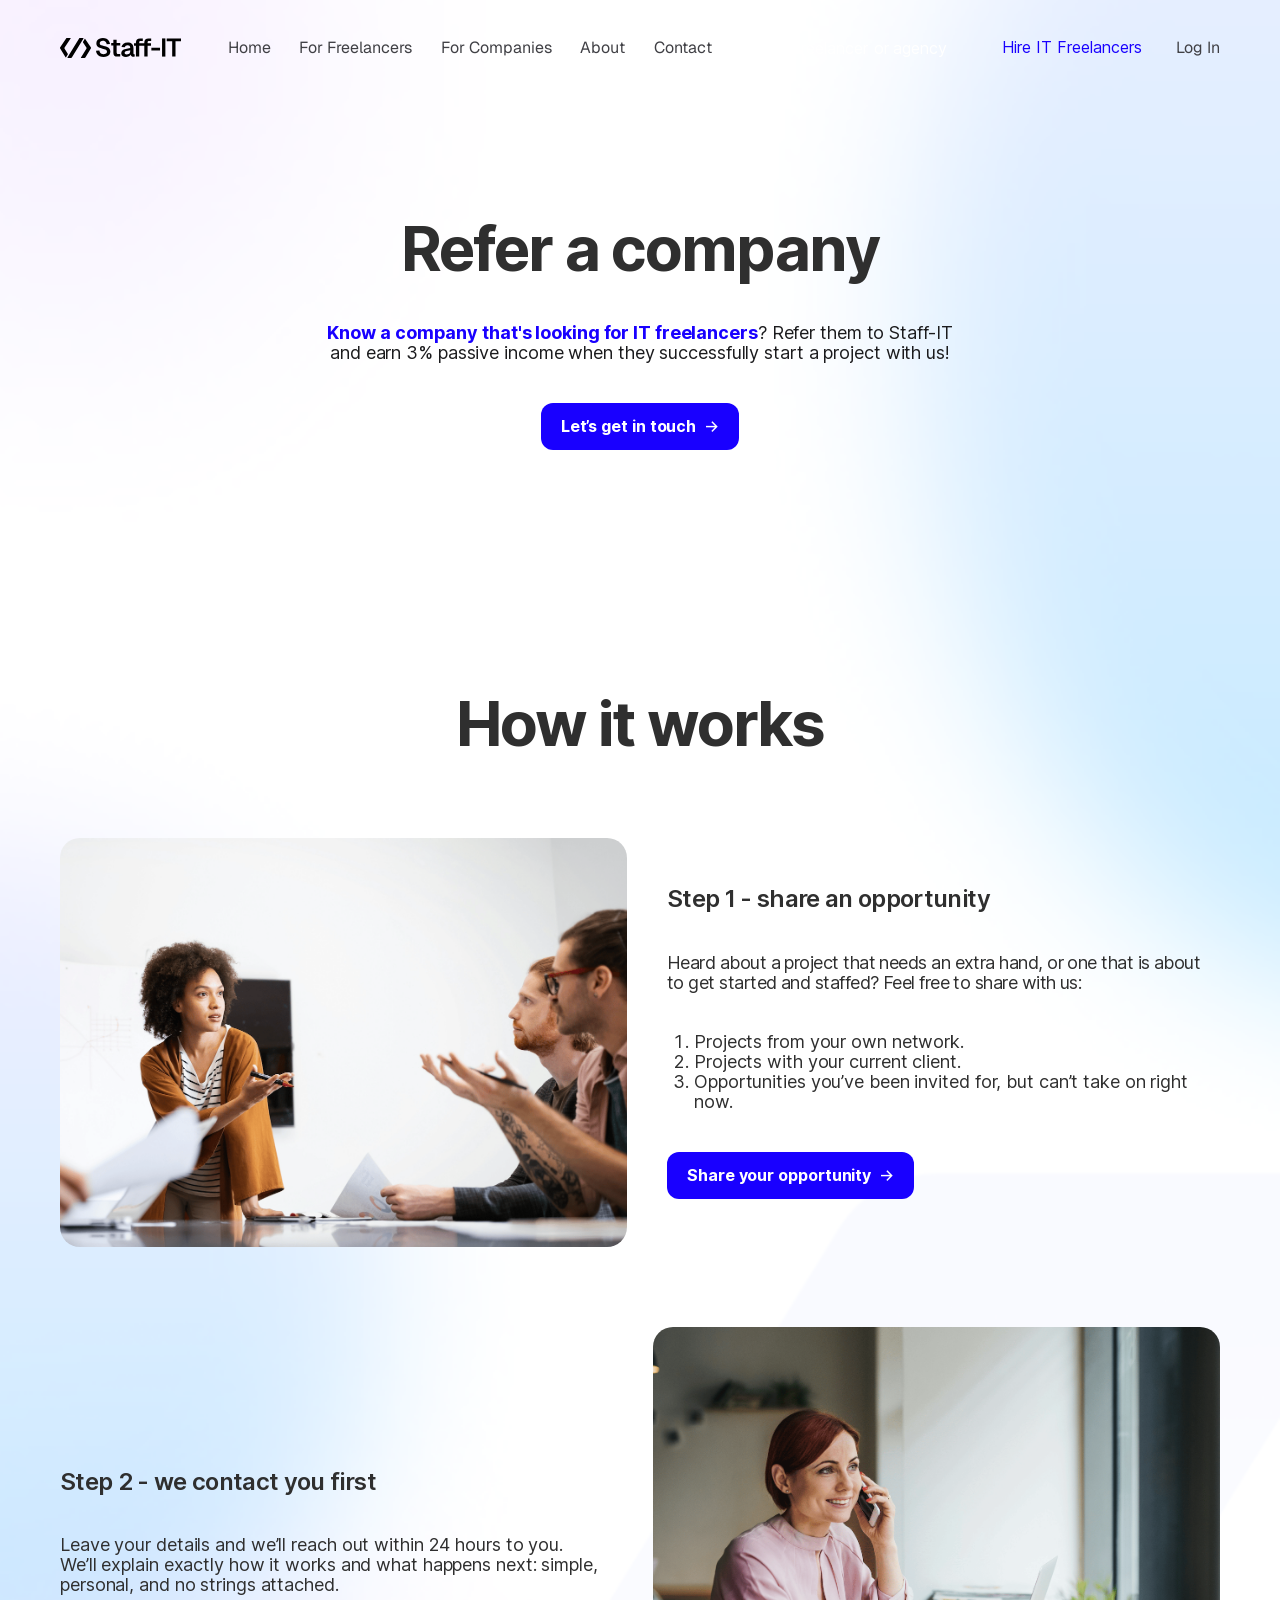
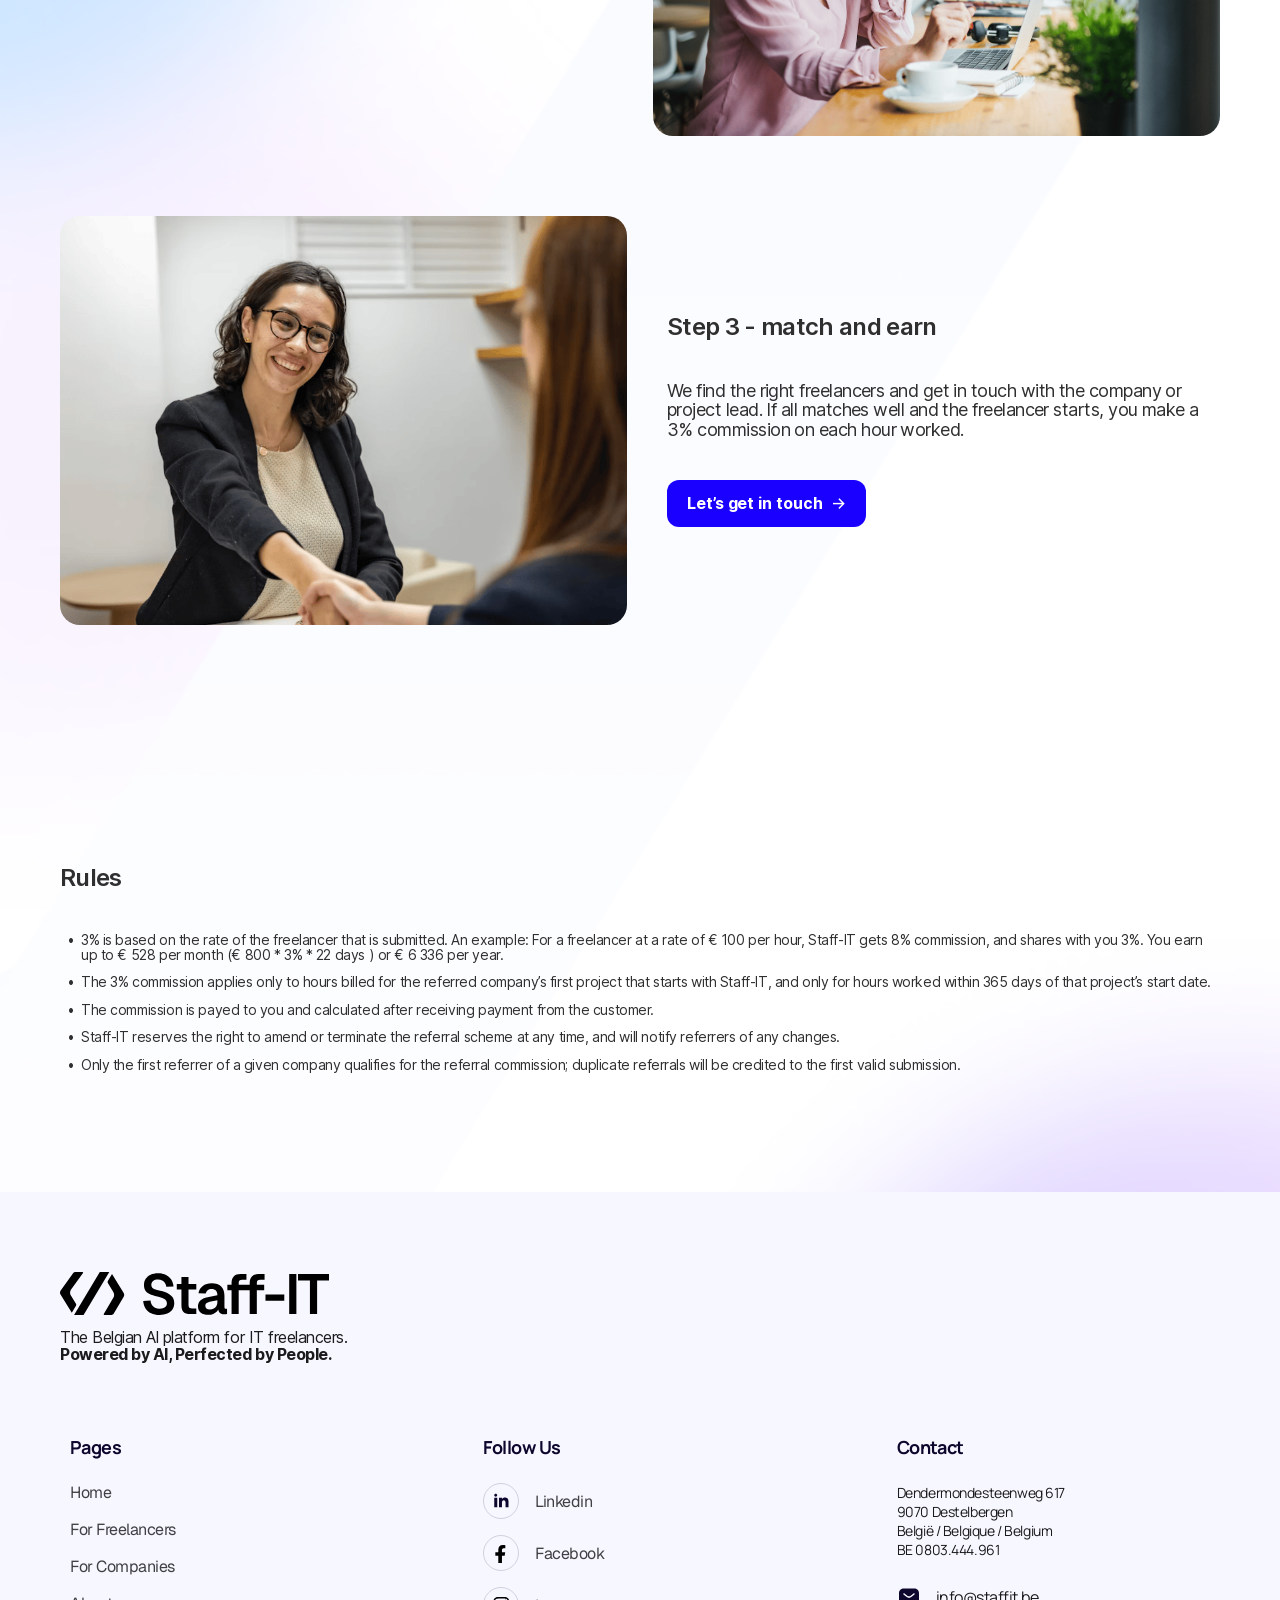
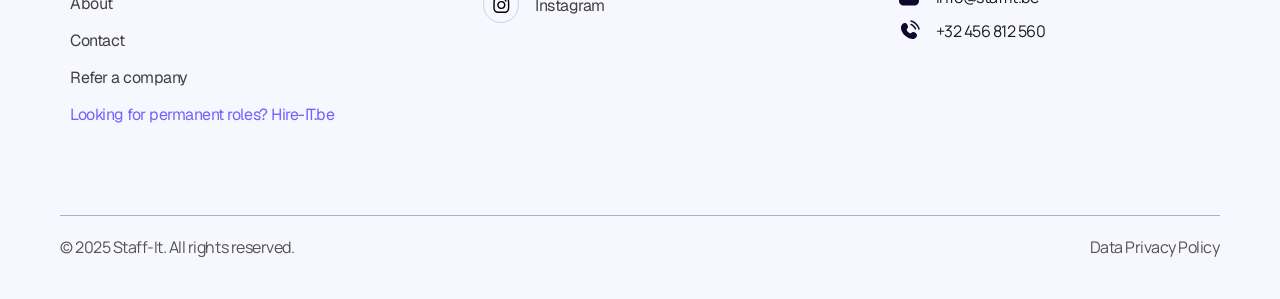
<file: refer-a-company.html>
<!doctype html>
<!-- Created in Figma Sites -->
<html lang="en">
  <head>
    <script>(function(){function f(i){if(i.loading==="lazy")i.loading="eager"}document.querySelectorAll("img").forEach(f);new MutationObserver(function(ms){for(var i=0;i<ms.length;i++){var m=ms[i];for(var j=0;j<m.addedNodes.length;j++){var n=m.addedNodes[j];if(n.nodeType!==1)continue;if(n.tagName==="IMG")f(n);if(n.querySelectorAll)n.querySelectorAll("img").forEach(f)}if(m.type==="attributes"&&m.target.tagName==="IMG")f(m.target)}}).observe(document.documentElement,{childList:true,subtree:true,attributes:true,attributeFilter:["loading"]})})();</script>
    <meta charset="utf-8" />
    <noscript>
      <style>
        #container {
          display: none;
        }
      </style>
    </noscript>

    <!-- Google Tag Manager -->
<script>(function(w,d,s,l,i){w[l]=w[l]||[];w[l].push({'gtm.start':
new Date().getTime(),event:'gtm.js'});var f=d.getElementsByTagName(s)[0],
j=d.createElement(s),dl=l!='dataLayer'?'&l='+l:'';j.async=true;j.src=
'https://www.googletagmanager.com/gtm.js?id='+i+dl;f.parentNode.insertBefore(j,f);
})(window,document,'script','dataLayer','GTM-MSXGLMQ7');</script>
<!-- End Google Tag Manager -->
    <meta name="viewport" content="width=device-width, initial-scale=1" />
    <meta name="color-scheme" content="light dark" />
    <link rel="preload" href="_runtimes/sites-runtime.a3fb353eae7bae7ccb486ec5a74f6066fc41abbed56a89ac8a3e91afd5a2e468.js" as="script" crossorigin />
    <link rel="preload" href="_components/v2/29f297b63b0c6f98e223d8d58d49903a7271f978.js" as="script" crossorigin />
    <link rel="preload" href="_json/dfa00fc5-bf45-4c4f-be76-8ae690fcbcf0/refer-a-company.json" as="fetch" />
        <style id="reset-css"> @layer figreset,figoverridable,reset,theme,base,figutils,components,utilities;@layer figoverridable{:root{font-synthesis:none}}@layer figutils{:root{--banner-height:48px;--banner-height-v2:40px;--full-height-with-banner:calc(100dvh - var(--banner-height))}@media (max-width:600px){.banner-v2-container{left:0 !important;right:0 !important;margin:0 auto !important}}.wrapper-with-banner .min-h-screen{min-height:var(--full-height-with-banner)}.wrapper-with-banner .h-screen{height:var(--full-height-with-banner)}}@layer figreset{:root{font-family:var( --default-font-family,ui-sans-serif,system-ui,sans-serif,'Apple Color Emoji','Segoe UI Emoji','Segoe UI Symbol','Noto Color Emoji' )}html{-webkit-text-size-adjust:100%;-webkit-tap-highlight-color:transparent;-webkit-font-smoothing:antialiased;width:100%}body{margin:0;width:100%}body:has([data-page-overflowx='hidden']){overflow-x:hidden}body:has([data-page-overflowx='auto']){overflow-x:auto}}@layer figutils{#container{width:100%}}@layer figreset{*,*:before,*:after{box-sizing:border-box}a{color:inherit;text-decoration:none}button{border:none;background:none;padding:0}h1,h2,h3,h4,h5,h6,p{font-size:inherit;font-weight:inherit}blockquote,dl,dd,h1,h2,h3,h4,h5,h6,hr,figure,p,pre{margin:0}ol,ul,menu{list-style:none;margin:0;padding-inline-start:0}}@layer figutils{:is(.textContents ul,ul.textContents) > li:before{content:'\2022';margin-left:-1.5em;display:inline-block;text-align:center;width:1.5em;-webkit-background-clip:var(--list-marker-background-clip);-webkit-text-fill-color:var(--list-marker-text-fill-color);background-clip:var(--list-marker-background-clip);color:var(--list-marker-color);font-size:var(--list-marker-font-size);line-height:var(--list-marker-line-height);vertical-align:var(--list-marker-vertical-align)}:is(.textContents ol,ol.textContents) > li::marker{color:var(--list-marker-color);font-size:var(--list-marker-font-size);line-height:var(--list-marker-line-height);vertical-align:var(--list-marker-vertical-align)}:is(.textContents,.textContents *).adjustLetterSpacing:after{content:'';margin-left:calc(var(--letter-spacing) * -1)}}@layer figutils{#container .embed{border:none}}@layer figutils{#container .marquee-container{overflow-x:hidden;display:flex;flex-direction:row;position:relative;width:var(--width);transform:var(--transform);&:hover div{animation-play-state:var(--pause-on-hover)}&:active div{animation-play-state:var(--pause-on-click)}&:focus-within > *{animation-play-state:paused !important}}#container .marquee{flex:0 0 auto;min-width:var(--min-width);display:flex;flex-direction:row;align-items:center;animation:scroll var(--duration) linear var(--delay) var(--iteration-count);animation-delay:var(--delay);animation-direction:var(--direction);animation-timing-function:var(--timing-function)}#container .marquee.reduced-motion{@media (prefers-reduced-motion:reduce){animation:none}}@keyframes scroll{0%{transform:translateX(0%)}100%{transform:translateX(-100%)}}#container .marquee-initial-child-container{flex:0 0 auto;display:flex;min-width:auto;flex-direction:row;align-items:center}#container .marquee-child{transform:var(--transform)}}@layer figutils{.code-behavior-wrapper > *{width:100%;height:100%}}@layer figreset{:root{--100dvw:100vw;--100dvh:100vh}@supports (width:100dvw){:root{--100dvw:100dvw;--100dvh:100dvh}}}@layer figutils{.bypass-link{position:fixed;top:16px;left:0;right:0;display:flex;justify-content:center;align-items:center;opacity:0;pointer-events:none}.bypass-link:focus-within{opacity:1;z-index:10000}.bypass-link > a{background-color:#000;color:#fff;border:1px solid #fff;padding:12px 16px;font-size:16px;border-radius:12px;pointer-events:auto}}@layer figreset{:root{text-align:left;button{text-align:left}}}</style><style id="font-faces-7lhch"> @font-face{font-family:"Manrope:Bold";font-style:normal;src:url("_woff/v2/Manrope_wght__1/Manrope_wght__1-english.woff2");font-display:block;unicode-range:U+0000-00A0,U+00A2-00A9,U+00AC-00AE,U+00B0-00B7,U+00B9-00BA,U+00BC-00BE,U+00D7,U+00F7,U+2000-206F,U+2074,U+20AC,U+2122,U+2190-21BB,U+2212,U+2215,U+F8FF,U+FEFF,U+FFFD}@font-face{font-family:"Manrope:Bold";font-style:normal;src:url("_woff/v2/Manrope_wght__1/Manrope_wght__1-rest-latin.woff2");font-display:block;unicode-range:U+00A1,U+00AA-00AB,U+00AF,U+00B8,U+00BB,U+00BF-00D6,U+00D8-00F6,U+00F8-00FF,U+0131,U+0152-0153,U+02B0-02FF}@font-face{font-family:"Manrope:Bold";font-style:normal;src:url("_woff/v2/Manrope_wght__1/Manrope_wght__1-latin-extended-a.woff2");font-display:block;unicode-range:U+0100-0130,U+0132-0151,U+0154-017F}@font-face{font-family:"Manrope:Bold";font-style:normal;src:url("_woff/v2/Manrope_wght__1/Manrope_wght__1-latin-extended-b.woff2");font-display:block;unicode-range:U+0180-024F}@font-face{font-family:"Manrope:Bold";font-style:normal;src:url("_woff/v2/Manrope_wght__1/Manrope_wght__1-latin-extended-additional.woff2");font-display:block;unicode-range:U+1E00-1EFF}@font-face{font-family:"Manrope:Bold";font-style:normal;src:url("_woff/v2/Manrope_wght__1/Manrope_wght__1-rest.woff2");font-display:block;unicode-range:U+0250-02AF,U+0300-1DFF,U+1F00-1FFF,U+2070-2073,U+2075-20AB,U+20AD-2121,U+2123-218F,U+21BC-2211,U+2213-2214,U+2216-F8FE,U+F900-FEFE,U+FF00-FFFC,U+FFFE-FFFF}@font-face{font-family:"Manrope";font-style:Regular;src:url("_woff/v2/Manrope_wght__1/Manrope_wght__1-english.woff2");font-display:block;unicode-range:U+0000-00A0,U+00A2-00A9,U+00AC-00AE,U+00B0-00B7,U+00B9-00BA,U+00BC-00BE,U+00D7,U+00F7,U+2000-206F,U+2074,U+20AC,U+2122,U+2190-21BB,U+2212,U+2215,U+F8FF,U+FEFF,U+FFFD}@font-face{font-family:"Manrope";font-style:Regular;src:url("_woff/v2/Manrope_wght__1/Manrope_wght__1-rest-latin.woff2");font-display:block;unicode-range:U+00A1,U+00AA-00AB,U+00AF,U+00B8,U+00BB,U+00BF-00D6,U+00D8-00F6,U+00F8-00FF,U+0131,U+0152-0153,U+02B0-02FF}@font-face{font-family:"Manrope";font-style:Regular;src:url("_woff/v2/Manrope_wght__1/Manrope_wght__1-latin-extended-a.woff2");font-display:block;unicode-range:U+0100-0130,U+0132-0151,U+0154-017F}@font-face{font-family:"Manrope";font-style:Regular;src:url("_woff/v2/Manrope_wght__1/Manrope_wght__1-latin-extended-b.woff2");font-display:block;unicode-range:U+0180-024F}@font-face{font-family:"Manrope";font-style:Regular;src:url("_woff/v2/Manrope_wght__1/Manrope_wght__1-latin-extended-additional.woff2");font-display:block;unicode-range:U+1E00-1EFF}@font-face{font-family:"Manrope";font-style:Regular;src:url("_woff/v2/Manrope_wght__1/Manrope_wght__1-rest.woff2");font-display:block;unicode-range:U+0250-02AF,U+0300-1DFF,U+1F00-1FFF,U+2070-2073,U+2075-20AB,U+20AD-2121,U+2123-218F,U+21BC-2211,U+2213-2214,U+2216-F8FE,U+F900-FEFE,U+FF00-FFFC,U+FFFE-FFFF}@font-face{font-family:"Manrope:Regular";font-style:normal;src:url("_woff/v2/Manrope_wght__1/Manrope_wght__1-english.woff2");font-display:block;unicode-range:U+0000-00A0,U+00A2-00A9,U+00AC-00AE,U+00B0-00B7,U+00B9-00BA,U+00BC-00BE,U+00D7,U+00F7,U+2000-206F,U+2074,U+20AC,U+2122,U+2190-21BB,U+2212,U+2215,U+F8FF,U+FEFF,U+FFFD}@font-face{font-family:"Manrope:Regular";font-style:normal;src:url("_woff/v2/Manrope_wght__1/Manrope_wght__1-rest-latin.woff2");font-display:block;unicode-range:U+00A1,U+00AA-00AB,U+00AF,U+00B8,U+00BB,U+00BF-00D6,U+00D8-00F6,U+00F8-00FF,U+0131,U+0152-0153,U+02B0-02FF}@font-face{font-family:"Manrope:Regular";font-style:normal;src:url("_woff/v2/Manrope_wght__1/Manrope_wght__1-latin-extended-a.woff2");font-display:block;unicode-range:U+0100-0130,U+0132-0151,U+0154-017F}@font-face{font-family:"Manrope:Regular";font-style:normal;src:url("_woff/v2/Manrope_wght__1/Manrope_wght__1-latin-extended-b.woff2");font-display:block;unicode-range:U+0180-024F}@font-face{font-family:"Manrope:Regular";font-style:normal;src:url("_woff/v2/Manrope_wght__1/Manrope_wght__1-latin-extended-additional.woff2");font-display:block;unicode-range:U+1E00-1EFF}@font-face{font-family:"Manrope:Regular";font-style:normal;src:url("_woff/v2/Manrope_wght__1/Manrope_wght__1-rest.woff2");font-display:block;unicode-range:U+0250-02AF,U+0300-1DFF,U+1F00-1FFF,U+2070-2073,U+2075-20AB,U+20AD-2121,U+2123-218F,U+21BC-2211,U+2213-2214,U+2216-F8FE,U+F900-FEFE,U+FF00-FFFC,U+FFFE-FFFF}@font-face{font-family:"Geist:Regular";font-style:normal;src:url("_woff/v2/Geist_wght__1/Geist_wght__1-english.woff2");font-display:block;unicode-range:U+0000-00A0,U+00A2-00A9,U+00AC-00AE,U+00B0-00B7,U+00B9-00BA,U+00BC-00BE,U+00D7,U+00F7,U+2000-206F,U+2074,U+20AC,U+2122,U+2190-21BB,U+2212,U+2215,U+F8FF,U+FEFF,U+FFFD}@font-face{font-family:"Geist:Regular";font-style:normal;src:url("_woff/v2/Geist_wght__1/Geist_wght__1-rest-latin.woff2");font-display:block;unicode-range:U+00A1,U+00AA-00AB,U+00AF,U+00B8,U+00BB,U+00BF-00D6,U+00D8-00F6,U+00F8-00FF,U+0131,U+0152-0153,U+02B0-02FF}@font-face{font-family:"Geist:Regular";font-style:normal;src:url("_woff/v2/Geist_wght__1/Geist_wght__1-latin-extended-a.woff2");font-display:block;unicode-range:U+0100-0130,U+0132-0151,U+0154-017F}@font-face{font-family:"Geist:Regular";font-style:normal;src:url("_woff/v2/Geist_wght__1/Geist_wght__1-latin-extended-b.woff2");font-display:block;unicode-range:U+0180-024F}@font-face{font-family:"Geist:Regular";font-style:normal;src:url("_woff/v2/Geist_wght__1/Geist_wght__1-latin-extended-additional.woff2");font-display:block;unicode-range:U+1E00-1EFF}@font-face{font-family:"Geist:Regular";font-style:normal;src:url("_woff/v2/Geist_wght__1/Geist_wght__1-rest.woff2");font-display:block;unicode-range:U+0250-02AF,U+0300-1DFF,U+1F00-1FFF,U+2070-2073,U+2075-20AB,U+20AD-2121,U+2123-218F,U+21BC-2211,U+2213-2214,U+2216-F8FE,U+F900-FEFE,U+FF00-FFFC,U+FFFE-FFFF}@font-face{font-family:"Geist";font-style:Bold;src:url("_woff/v2/Geist_wght__1/Geist_wght__1-english.woff2");font-display:block;unicode-range:U+0000-00A0,U+00A2-00A9,U+00AC-00AE,U+00B0-00B7,U+00B9-00BA,U+00BC-00BE,U+00D7,U+00F7,U+2000-206F,U+2074,U+20AC,U+2122,U+2190-21BB,U+2212,U+2215,U+F8FF,U+FEFF,U+FFFD}@font-face{font-family:"Geist";font-style:Bold;src:url("_woff/v2/Geist_wght__1/Geist_wght__1-rest-latin.woff2");font-display:block;unicode-range:U+00A1,U+00AA-00AB,U+00AF,U+00B8,U+00BB,U+00BF-00D6,U+00D8-00F6,U+00F8-00FF,U+0131,U+0152-0153,U+02B0-02FF}@font-face{font-family:"Geist";font-style:Bold;src:url("_woff/v2/Geist_wght__1/Geist_wght__1-latin-extended-a.woff2");font-display:block;unicode-range:U+0100-0130,U+0132-0151,U+0154-017F}@font-face{font-family:"Geist";font-style:Bold;src:url("_woff/v2/Geist_wght__1/Geist_wght__1-latin-extended-b.woff2");font-display:block;unicode-range:U+0180-024F}@font-face{font-family:"Geist";font-style:Bold;src:url("_woff/v2/Geist_wght__1/Geist_wght__1-latin-extended-additional.woff2");font-display:block;unicode-range:U+1E00-1EFF}@font-face{font-family:"Geist";font-style:Bold;src:url("_woff/v2/Geist_wght__1/Geist_wght__1-rest.woff2");font-display:block;unicode-range:U+0250-02AF,U+0300-1DFF,U+1F00-1FFF,U+2070-2073,U+2075-20AB,U+20AD-2121,U+2123-218F,U+21BC-2211,U+2213-2214,U+2216-F8FE,U+F900-FEFE,U+FF00-FFFC,U+FFFE-FFFF}@font-face{font-family:"Geist:SemiBold";font-style:normal;src:url("_woff/v2/Geist_wght__1/Geist_wght__1-english.woff2");font-display:block;unicode-range:U+0000-00A0,U+00A2-00A9,U+00AC-00AE,U+00B0-00B7,U+00B9-00BA,U+00BC-00BE,U+00D7,U+00F7,U+2000-206F,U+2074,U+20AC,U+2122,U+2190-21BB,U+2212,U+2215,U+F8FF,U+FEFF,U+FFFD}@font-face{font-family:"Geist:SemiBold";font-style:normal;src:url("_woff/v2/Geist_wght__1/Geist_wght__1-rest-latin.woff2");font-display:block;unicode-range:U+00A1,U+00AA-00AB,U+00AF,U+00B8,U+00BB,U+00BF-00D6,U+00D8-00F6,U+00F8-00FF,U+0131,U+0152-0153,U+02B0-02FF}@font-face{font-family:"Geist:SemiBold";font-style:normal;src:url("_woff/v2/Geist_wght__1/Geist_wght__1-latin-extended-a.woff2");font-display:block;unicode-range:U+0100-0130,U+0132-0151,U+0154-017F}@font-face{font-family:"Geist:SemiBold";font-style:normal;src:url("_woff/v2/Geist_wght__1/Geist_wght__1-latin-extended-b.woff2");font-display:block;unicode-range:U+0180-024F}@font-face{font-family:"Geist:SemiBold";font-style:normal;src:url("_woff/v2/Geist_wght__1/Geist_wght__1-latin-extended-additional.woff2");font-display:block;unicode-range:U+1E00-1EFF}@font-face{font-family:"Geist:SemiBold";font-style:normal;src:url("_woff/v2/Geist_wght__1/Geist_wght__1-rest.woff2");font-display:block;unicode-range:U+0250-02AF,U+0300-1DFF,U+1F00-1FFF,U+2070-2073,U+2075-20AB,U+20AD-2121,U+2123-218F,U+21BC-2211,U+2213-2214,U+2216-F8FE,U+F900-FEFE,U+FF00-FFFC,U+FFFE-FFFF}@font-face{font-family:"Geist:Medium";font-style:normal;src:url("_woff/v2/Geist_wght__1/Geist_wght__1-english.woff2");font-display:block;unicode-range:U+0000-00A0,U+00A2-00A9,U+00AC-00AE,U+00B0-00B7,U+00B9-00BA,U+00BC-00BE,U+00D7,U+00F7,U+2000-206F,U+2074,U+20AC,U+2122,U+2190-21BB,U+2212,U+2215,U+F8FF,U+FEFF,U+FFFD}@font-face{font-family:"Geist:Medium";font-style:normal;src:url("_woff/v2/Geist_wght__1/Geist_wght__1-rest-latin.woff2");font-display:block;unicode-range:U+00A1,U+00AA-00AB,U+00AF,U+00B8,U+00BB,U+00BF-00D6,U+00D8-00F6,U+00F8-00FF,U+0131,U+0152-0153,U+02B0-02FF}@font-face{font-family:"Geist:Medium";font-style:normal;src:url("_woff/v2/Geist_wght__1/Geist_wght__1-latin-extended-a.woff2");font-display:block;unicode-range:U+0100-0130,U+0132-0151,U+0154-017F}@font-face{font-family:"Geist:Medium";font-style:normal;src:url("_woff/v2/Geist_wght__1/Geist_wght__1-latin-extended-b.woff2");font-display:block;unicode-range:U+0180-024F}@font-face{font-family:"Geist:Medium";font-style:normal;src:url("_woff/v2/Geist_wght__1/Geist_wght__1-latin-extended-additional.woff2");font-display:block;unicode-range:U+1E00-1EFF}@font-face{font-family:"Geist:Medium";font-style:normal;src:url("_woff/v2/Geist_wght__1/Geist_wght__1-rest.woff2");font-display:block;unicode-range:U+0250-02AF,U+0300-1DFF,U+1F00-1FFF,U+2070-2073,U+2075-20AB,U+20AD-2121,U+2123-218F,U+21BC-2211,U+2213-2214,U+2216-F8FE,U+F900-FEFE,U+FF00-FFFC,U+FFFE-FFFF}@font-face{font-family:"Inter:Semi Bold";font-style:normal;src:url("_woff/v2/Inter_1/Inter_1-english.woff2");font-display:block;unicode-range:U+0000-00A0,U+00A2-00A9,U+00AC-00AE,U+00B0-00B7,U+00B9-00BA,U+00BC-00BE,U+00D7,U+00F7,U+2000-206F,U+2074,U+20AC,U+2122,U+2190-21BB,U+2212,U+2215,U+F8FF,U+FEFF,U+FFFD}@font-face{font-family:"Inter:Semi Bold";font-style:normal;src:url("_woff/v2/Inter_1/Inter_1-rest-latin.woff2");font-display:block;unicode-range:U+00A1,U+00AA-00AB,U+00AF,U+00B8,U+00BB,U+00BF-00D6,U+00D8-00F6,U+00F8-00FF,U+0131,U+0152-0153,U+02B0-02FF}@font-face{font-family:"Inter:Semi Bold";font-style:normal;src:url("_woff/v2/Inter_1/Inter_1-latin-extended-a.woff2");font-display:block;unicode-range:U+0100-0130,U+0132-0151,U+0154-017F}@font-face{font-family:"Inter:Semi Bold";font-style:normal;src:url("_woff/v2/Inter_1/Inter_1-latin-extended-b.woff2");font-display:block;unicode-range:U+0180-024F}@font-face{font-family:"Inter:Semi Bold";font-style:normal;src:url("_woff/v2/Inter_1/Inter_1-latin-extended-additional.woff2");font-display:block;unicode-range:U+1E00-1EFF}@font-face{font-family:"Inter:Semi Bold";font-style:normal;src:url("_woff/v2/Inter_1/Inter_1-rest.woff2");font-display:block;unicode-range:U+0250-02AF,U+0300-1DFF,U+1F00-1FFF,U+2070-2073,U+2075-20AB,U+20AD-2121,U+2123-218F,U+21BC-2211,U+2213-2214,U+2216-F8FE,U+F900-FEFE,U+FF00-FFFC,U+FFFE-FFFF}@font-face{font-family:"Inter";font-style:Medium;src:url("_woff/v2/Inter_1/Inter_1-english.woff2");font-display:block;unicode-range:U+0000-00A0,U+00A2-00A9,U+00AC-00AE,U+00B0-00B7,U+00B9-00BA,U+00BC-00BE,U+00D7,U+00F7,U+2000-206F,U+2074,U+20AC,U+2122,U+2190-21BB,U+2212,U+2215,U+F8FF,U+FEFF,U+FFFD}@font-face{font-family:"Inter";font-style:Medium;src:url("_woff/v2/Inter_1/Inter_1-rest-latin.woff2");font-display:block;unicode-range:U+00A1,U+00AA-00AB,U+00AF,U+00B8,U+00BB,U+00BF-00D6,U+00D8-00F6,U+00F8-00FF,U+0131,U+0152-0153,U+02B0-02FF}@font-face{font-family:"Inter";font-style:Medium;src:url("_woff/v2/Inter_1/Inter_1-latin-extended-a.woff2");font-display:block;unicode-range:U+0100-0130,U+0132-0151,U+0154-017F}@font-face{font-family:"Inter";font-style:Medium;src:url("_woff/v2/Inter_1/Inter_1-latin-extended-b.woff2");font-display:block;unicode-range:U+0180-024F}@font-face{font-family:"Inter";font-style:Medium;src:url("_woff/v2/Inter_1/Inter_1-latin-extended-additional.woff2");font-display:block;unicode-range:U+1E00-1EFF}@font-face{font-family:"Inter";font-style:Medium;src:url("_woff/v2/Inter_1/Inter_1-rest.woff2");font-display:block;unicode-range:U+0250-02AF,U+0300-1DFF,U+1F00-1FFF,U+2070-2073,U+2075-20AB,U+20AD-2121,U+2123-218F,U+21BC-2211,U+2213-2214,U+2216-F8FE,U+F900-FEFE,U+FF00-FFFC,U+FFFE-FFFF}@font-face{font-family:"Inter:Bold";font-style:normal;src:url("_woff/v2/Inter_1/Inter_1-english.woff2");font-display:block;unicode-range:U+0000-00A0,U+00A2-00A9,U+00AC-00AE,U+00B0-00B7,U+00B9-00BA,U+00BC-00BE,U+00D7,U+00F7,U+2000-206F,U+2074,U+20AC,U+2122,U+2190-21BB,U+2212,U+2215,U+F8FF,U+FEFF,U+FFFD}@font-face{font-family:"Inter:Bold";font-style:normal;src:url("_woff/v2/Inter_1/Inter_1-rest-latin.woff2");font-display:block;unicode-range:U+00A1,U+00AA-00AB,U+00AF,U+00B8,U+00BB,U+00BF-00D6,U+00D8-00F6,U+00F8-00FF,U+0131,U+0152-0153,U+02B0-02FF}@font-face{font-family:"Inter:Bold";font-style:normal;src:url("_woff/v2/Inter_1/Inter_1-latin-extended-a.woff2");font-display:block;unicode-range:U+0100-0130,U+0132-0151,U+0154-017F}@font-face{font-family:"Inter:Bold";font-style:normal;src:url("_woff/v2/Inter_1/Inter_1-latin-extended-b.woff2");font-display:block;unicode-range:U+0180-024F}@font-face{font-family:"Inter:Bold";font-style:normal;src:url("_woff/v2/Inter_1/Inter_1-latin-extended-additional.woff2");font-display:block;unicode-range:U+1E00-1EFF}@font-face{font-family:"Inter:Bold";font-style:normal;src:url("_woff/v2/Inter_1/Inter_1-rest.woff2");font-display:block;unicode-range:U+0250-02AF,U+0300-1DFF,U+1F00-1FFF,U+2070-2073,U+2075-20AB,U+20AD-2121,U+2123-218F,U+21BC-2211,U+2213-2214,U+2216-F8FE,U+F900-FEFE,U+FF00-FFFC,U+FFFE-FFFF}@font-face{font-family:"Inter:Regular";font-style:normal;src:url("_woff/v2/Inter_1/Inter_1-english.woff2");font-display:block;unicode-range:U+0000-00A0,U+00A2-00A9,U+00AC-00AE,U+00B0-00B7,U+00B9-00BA,U+00BC-00BE,U+00D7,U+00F7,U+2000-206F,U+2074,U+20AC,U+2122,U+2190-21BB,U+2212,U+2215,U+F8FF,U+FEFF,U+FFFD}@font-face{font-family:"Inter:Regular";font-style:normal;src:url("_woff/v2/Inter_1/Inter_1-rest-latin.woff2");font-display:block;unicode-range:U+00A1,U+00AA-00AB,U+00AF,U+00B8,U+00BB,U+00BF-00D6,U+00D8-00F6,U+00F8-00FF,U+0131,U+0152-0153,U+02B0-02FF}@font-face{font-family:"Inter:Regular";font-style:normal;src:url("_woff/v2/Inter_1/Inter_1-latin-extended-a.woff2");font-display:block;unicode-range:U+0100-0130,U+0132-0151,U+0154-017F}@font-face{font-family:"Inter:Regular";font-style:normal;src:url("_woff/v2/Inter_1/Inter_1-latin-extended-b.woff2");font-display:block;unicode-range:U+0180-024F}@font-face{font-family:"Inter:Regular";font-style:normal;src:url("_woff/v2/Inter_1/Inter_1-latin-extended-additional.woff2");font-display:block;unicode-range:U+1E00-1EFF}@font-face{font-family:"Inter:Regular";font-style:normal;src:url("_woff/v2/Inter_1/Inter_1-rest.woff2");font-display:block;unicode-range:U+0250-02AF,U+0300-1DFF,U+1F00-1FFF,U+2070-2073,U+2075-20AB,U+20AD-2121,U+2123-218F,U+21BC-2211,U+2213-2214,U+2216-F8FE,U+F900-FEFE,U+FF00-FFFC,U+FFFE-FFFF}@font-face{font-family:"Inter:Medium";font-style:normal;src:url("_woff/v2/Inter_1/Inter_1-english.woff2");font-display:block;unicode-range:U+0000-00A0,U+00A2-00A9,U+00AC-00AE,U+00B0-00B7,U+00B9-00BA,U+00BC-00BE,U+00D7,U+00F7,U+2000-206F,U+2074,U+20AC,U+2122,U+2190-21BB,U+2212,U+2215,U+F8FF,U+FEFF,U+FFFD}@font-face{font-family:"Inter:Medium";font-style:normal;src:url("_woff/v2/Inter_1/Inter_1-rest-latin.woff2");font-display:block;unicode-range:U+00A1,U+00AA-00AB,U+00AF,U+00B8,U+00BB,U+00BF-00D6,U+00D8-00F6,U+00F8-00FF,U+0131,U+0152-0153,U+02B0-02FF}@font-face{font-family:"Inter:Medium";font-style:normal;src:url("_woff/v2/Inter_1/Inter_1-latin-extended-a.woff2");font-display:block;unicode-range:U+0100-0130,U+0132-0151,U+0154-017F}@font-face{font-family:"Inter:Medium";font-style:normal;src:url("_woff/v2/Inter_1/Inter_1-latin-extended-b.woff2");font-display:block;unicode-range:U+0180-024F}@font-face{font-family:"Inter:Medium";font-style:normal;src:url("_woff/v2/Inter_1/Inter_1-latin-extended-additional.woff2");font-display:block;unicode-range:U+1E00-1EFF}@font-face{font-family:"Inter:Medium";font-style:normal;src:url("_woff/v2/Inter_1/Inter_1-rest.woff2");font-display:block;unicode-range:U+0250-02AF,U+0300-1DFF,U+1F00-1FFF,U+2070-2073,U+2075-20AB,U+20AD-2121,U+2123-218F,U+21BC-2211,U+2213-2214,U+2216-F8FE,U+F900-FEFE,U+FF00-FFFC,U+FFFE-FFFF}@font-face{font-family:"Geist:Bold";font-style:normal;src:url("_woff/v2/Geist_wght__1/Geist_wght__1-english.woff2");font-display:block;unicode-range:U+0000-00A0,U+00A2-00A9,U+00AC-00AE,U+00B0-00B7,U+00B9-00BA,U+00BC-00BE,U+00D7,U+00F7,U+2000-206F,U+2074,U+20AC,U+2122,U+2190-21BB,U+2212,U+2215,U+F8FF,U+FEFF,U+FFFD}@font-face{font-family:"Geist:Bold";font-style:normal;src:url("_woff/v2/Geist_wght__1/Geist_wght__1-rest-latin.woff2");font-display:block;unicode-range:U+00A1,U+00AA-00AB,U+00AF,U+00B8,U+00BB,U+00BF-00D6,U+00D8-00F6,U+00F8-00FF,U+0131,U+0152-0153,U+02B0-02FF}@font-face{font-family:"Geist:Bold";font-style:normal;src:url("_woff/v2/Geist_wght__1/Geist_wght__1-latin-extended-a.woff2");font-display:block;unicode-range:U+0100-0130,U+0132-0151,U+0154-017F}@font-face{font-family:"Geist:Bold";font-style:normal;src:url("_woff/v2/Geist_wght__1/Geist_wght__1-latin-extended-b.woff2");font-display:block;unicode-range:U+0180-024F}@font-face{font-family:"Geist:Bold";font-style:normal;src:url("_woff/v2/Geist_wght__1/Geist_wght__1-latin-extended-additional.woff2");font-display:block;unicode-range:U+1E00-1EFF}@font-face{font-family:"Geist:Bold";font-style:normal;src:url("_woff/v2/Geist_wght__1/Geist_wght__1-rest.woff2");font-display:block;unicode-range:U+0250-02AF,U+0300-1DFF,U+1F00-1FFF,U+2070-2073,U+2075-20AB,U+20AD-2121,U+2123-218F,U+21BC-2211,U+2213-2214,U+2216-F8FE,U+F900-FEFE,U+FF00-FFFC,U+FFFE-FFFF}</style><style id="breakpoint-css">@media (width < 1280px){[data-breakpoint-id="node-225_3841"]{display:none !important}}@media (width >= 1280px) or (width < 800px){[data-breakpoint-id="node-225_3890"]{display:none !important}}@media (width >= 800px){[data-breakpoint-id="node-225_3939"]{display:none !important}}</style><style id="body-background-color">@media (max-width: 799px) { body:has([data-breakpoint-id="node-225_3939"]) { background-color: white } }
@media (max-width: 1279px), (min-width: 800px) { body:has([data-breakpoint-id="node-225_3890"]) { background-color: white } }
@media (min-width: 1280px) { body:has([data-breakpoint-id="node-225_3841"]) { background-color: white } }</style><style id="ssr-css">#container .css-oljopy {position: relative; display: flex; flex-direction: column; align-items: center;}#container .css-50jkpj {min-width: var(--content-min-width); width: 100%;}#container .css-hss0xa {--content-min-width: 100%; --content-min-height: var(--100dvh); isolation: isolate; align-content: stretch; overflow: clip;}#container .css-trglf0 {position: absolute;}#container .css-r0azwh {inset: 0px; pointer-events: none;}#container .css-atgcpy {background-color: #fff;}#container .css-ez8men {max-width: none; width: 100%; height: 100%;}#container .css-wyeeme {object-fit: cover; opacity: 0.46;}#container .css-vfncl8 {position: sticky; flex-shrink: 0;}#container .css-z3suvn {top: 0px; width: 100%;}#container .css-bx0a2n {z-index: 5;}#container .css-ggwoeh {inset: 0px;}#container .css-5eam1e {pointer-events: none;}#container .css-7abz5d {display: flex; justify-content: space-between; align-items: center; position: relative; border-radius: inherit;}#container .css-paq0kv {align-content: stretch;}#container .css-j9f0op {width: 100%; height: 100%;}#container .css-7y6cel {position: relative; flex: 1 0 0;}#container .css-2fgpwh {min-width: 1px;}#container .css-wcbkz4 {display: flex; flex-direction: row; align-items: center; border-radius: inherit;}#container .css-is2hx9 {display: flex; justify-content: space-between; align-items: center; position: relative; padding: 12px;}#container .css-cpq5o1 {width: 121px; height: 20px;}#container .css-5knerd {position: relative; flex-shrink: 0;}#container .css-134pm3 {cursor: pointer;}#container .css-8kkpf5 {display: block; position: relative; border-radius: inherit;}#container .css-roiesn {position: absolute; display: block;}#container .css-51piak {left: 0px; right: 74.74%; top: 0px; bottom: 0px;}#container .css-8zr56v {display: block;}#container .css-wixxpz {inset: 0;}#container .css-pj62eg {left: 29.98%; right: 0px; top: 1.57%; bottom: 1.57%;}#container .css-ayg824 {flex: 0 0 auto;}#container .css-2yjztp {transform: matrix(1, 0, 0, -1, 0, 0);}#container .css-bhht40 {position: relative; flex-shrink: 0; display: flex; align-items: center; justify-content: center;}#container .css-vf8mzy {position: relative; display: block;}#container .css-ailwp {width: 30px; height: 30px;}#container .css-tzn6qh {display: block; position: absolute;}#container .css-7kv4dh {inset: 0px;}#container .css-3eutuf {max-width: 1440px; width: 100%;}#container .css-bx0a1s {z-index: 4;}#container .css-e1d1o2 {display: flex; flex-direction: column; align-items: center; justify-content: center; border-radius: inherit;}#container .css-jo8ywo {width: 100%; height: 100%; max-width: inherit;}#container .css-qs5z68 {max-width: inherit; width: 100%; height: 100%;}#container .css-5slk2t {display: flex; flex-direction: column; justify-content: center; align-items: center; gap: 40px; position: relative; padding: 120px 16px;}#container .css-dczajm {position: relative; flex-shrink: 0; display: flex; flex-direction: column; align-items: center;}#container .css-v27th6 {width: 100%;}#container .css-nf5ac4 {display: block; position: relative; flex-shrink: 0;}#container .css-nywbmw {font-family: "Inter:Bold",sans-serif; word-break: break-word; font-weight: 700; font-style: normal; font-size: var(--responsive-font-size,62px); letter-spacing: var(--responsive-letter-spacing,-1.86px); text-align: center; line-height: var(--responsive-line-height,1.1);}#container .css-cl82cf {font-variation-settings: normal; color: #000; -webkit-text-fill-color: #000; --letter-spacing: var(--responsive-letter-spacing,-1.86px);}@media (min-width: 1px) {#container .css-cl82cf {--responsive-font-size: 32px;}}@media (min-width: 800px) {#container .css-cl82cf {--responsive-font-size: 52px;}}@media (min-width: 1280px) {#container .css-cl82cf {--responsive-font-size: 62px;}}#container .css-zfhsjc {position: relative; flex-shrink: 0; display: flex; flex-direction: column; align-items: center; gap: 40px;}#container .css-wc1msa {position: relative; flex-shrink: 0; display: block;}#container .css-59rdls {width: min-content; min-width: 100%;}#container .css-vlep4v {font-family: "Inter:Regular",sans-serif; word-break: break-word; font-weight: 400; font-style: normal; font-size: 0px; letter-spacing: var(--responsive-letter-spacing,-0.54px); text-align: center; line-height: 0;}#container .css-igrrlc {font-variation-settings: normal; color: #1b1b1d; -webkit-text-fill-color: #1b1b1d; --letter-spacing: var(--responsive-letter-spacing,-0.54px);}@media (min-width: 0px) {#container .css-igrrlc {color: #1b1b1d; -webkit-text-fill-color: #1b1b1d; --responsive-font-size: 16px; --responsive-letter-spacing: -0.0768px; --responsive-line-height: 1.1;}}@media (min-width: 800px) {#container .css-igrrlc {color: #1b1b1d; -webkit-text-fill-color: #1b1b1d; --responsive-font-size: 16px; --responsive-letter-spacing: -0.0768px; --responsive-line-height: 1.1;}}@media (min-width: 1280px) {#container .css-igrrlc {color: #1b1b1d; -webkit-text-fill-color: #1b1b1d; --responsive-font-size: 18px; --responsive-letter-spacing: -0.0972px; --responsive-line-height: 1.1;}}#container .css-cyemfu {font-family: "Inter:Bold",sans-serif; word-break: break-word; font-weight: 700; font-style: normal; font-size: var(--responsive-font-size,18px); letter-spacing: var(--responsive-letter-spacing,-0.54px); line-height: var(--responsive-line-height,1.1);}#container .css-xe0h2z {font-variation-settings: normal; color: #1900ff; -webkit-text-fill-color: #1900ff;}@media (min-width: 0px) {#container .css-xe0h2z {--responsive-font-size: 16px; --responsive-letter-spacing: -0.0768px; --responsive-line-height: 1.1;}}@media (min-width: 800px) {#container .css-xe0h2z {--responsive-font-size: 16px; --responsive-letter-spacing: -0.0768px; --responsive-line-height: 1.1;}}@media (min-width: 1280px) {#container .css-xe0h2z {--responsive-font-size: 18px; --responsive-letter-spacing: -0.0972px; --responsive-line-height: 1.1;}}#container .css-1ien8r {font-variation-settings: normal;}@media (min-width: 0px) {#container .css-1ien8r {--responsive-font-size: 16px; --responsive-letter-spacing: -0.0768px; --responsive-line-height: 1.1;}}@media (min-width: 800px) {#container .css-1ien8r {--responsive-font-size: 16px; --responsive-letter-spacing: -0.0768px; --responsive-line-height: 1.1;}}@media (min-width: 1280px) {#container .css-1ien8r {--responsive-font-size: 18px; --responsive-letter-spacing: -0.0972px; --responsive-line-height: 1.1;}}#container .css-qt5wd {position: relative; flex-shrink: 0; display: flex; justify-content: center; align-items: center; gap: 8px; border-radius: 12px; padding: 12px 20px;}#container .css-dgl428 {cursor: pointer; align-content: stretch; background-color: #1900ff;}#container .css-vkpzlc {position: relative; flex-shrink: 0; display: flex; flex-direction: column; justify-content: center;}#container .css-9htze0 {font-family: "Inter:Bold",sans-serif; word-break: break-word; font-weight: 700; font-style: normal; font-size: 16px; letter-spacing: -0.08px; text-align: center; line-height: 0; white-space: nowrap;}#container .css-1cl5j1 {font-variation-settings: normal; color: #fff; -webkit-text-fill-color: #fff; --letter-spacing: -0.08px;}#container .css-4i0inz {line-height: 1.45;}#container .css-eyuy2u {font-family: "Inter:Medium",sans-serif; word-break: break-word; font-weight: 500; font-style: normal; font-size: 16px; letter-spacing: -0.08px; text-align: center; line-height: 0; white-space: nowrap;}#container .css-bx0a0x {z-index: 3;}#container .css-i38d03 {display: flex; flex-direction: column; justify-content: center; align-items: center; position: relative; padding: 40px 16px;}#container .css-zfhpkk {position: relative; flex-shrink: 0; display: flex; flex-direction: column; align-items: center; gap: 80px;}#container .css-f8w22j {font-variation-settings: normal; color: #2f2f2f; -webkit-text-fill-color: #2f2f2f; --letter-spacing: var(--responsive-letter-spacing,-1.86px);}@media (min-width: 1px) {#container .css-f8w22j {--responsive-font-size: 32px;}}@media (min-width: 800px) {#container .css-f8w22j {--responsive-font-size: 52px;}}@media (min-width: 1280px) {#container .css-f8w22j {--responsive-font-size: 62px;}}#container .css-93wp9m {position: relative; flex-shrink: 0; display: flex; flex-direction: column; justify-content: center; align-items: center; gap: 40px;}#container .css-pbm0u5 {width: 343px; height: 291px;}#container .css-713lfe {position: relative; flex-shrink: 0; display: block; border-radius: 20px;}#container .css-qhd53h {object-fit: cover;}#container .css-jvd8z0 {border-radius: 20px;}#container .css-a8cioh {position: relative; flex-shrink: 0; display: flex; flex-direction: column; align-items: flex-start; gap: 40px;}#container .css-olkw4r {font-family: "Inter:Semi Bold",sans-serif; word-break: break-word; font-weight: 600; font-style: normal; font-size: var(--responsive-font-size,22px); letter-spacing: var(--responsive-letter-spacing,-0.66px); line-height: var(--responsive-line-height,1.1);}#container .css-bycbi7 {font-variation-settings: normal; color: #2f2f2f; -webkit-text-fill-color: #2f2f2f; --letter-spacing: var(--responsive-letter-spacing,-0.66px);}@media (min-width: 0px) {#container .css-bycbi7 {--responsive-font-size: 20px;}}@media (min-width: 800px) {#container .css-bycbi7 {--responsive-font-size: 20px;}}@media (min-width: 1280px) {#container .css-bycbi7 {--responsive-font-size: 24px;}}#container .css-bek1q2 {font-family: "Inter:Regular",sans-serif; word-break: break-word; font-weight: 400; font-style: normal; font-size: var(--responsive-font-size,18px); letter-spacing: var(--responsive-letter-spacing,-0.54px); line-height: var(--responsive-line-height,1.1);}#container .css-oae407 {font-variation-settings: normal; color: #2f2f2f; -webkit-text-fill-color: #2f2f2f; --letter-spacing: var(--responsive-letter-spacing,-0.54px);}@media (min-width: 0px) {#container .css-oae407 {--responsive-font-size: 16px;}}@media (min-width: 800px) {#container .css-oae407 {--responsive-font-size: 16px;}}@media (min-width: 1280px) {#container .css-oae407 {--responsive-font-size: 18px;}}#container .css-slytd {font-family: "Inter:Regular",sans-serif; word-break: break-word; font-weight: 400; font-style: normal; font-size: var(--responsive-font-size,18px); letter-spacing: var(--responsive-letter-spacing,-0.54px); line-height: 0;}#container .css-w1b3n3 {font-variation-settings: normal; color: #2f2f2f; -webkit-text-fill-color: #2f2f2f; --letter-spacing: var(--responsive-letter-spacing,-0.54px); --list-marker-background-clip: initial; --list-marker-color: initial; --list-marker-font-size: initial; --list-marker-line-height: var(--responsive-line-height,1.1); --list-marker-text-fill-color: initial; --list-marker-vertical-align: initial; list-style-type: decimal;}@media (min-width: 0px) {#container .css-w1b3n3 {color: #2f2f2f; -webkit-text-fill-color: #2f2f2f; --responsive-font-size: 16px; --responsive-letter-spacing: -0.0768px; --responsive-line-height: 1.1;}}@media (min-width: 800px) {#container .css-w1b3n3 {color: #2f2f2f; -webkit-text-fill-color: #2f2f2f; --responsive-font-size: 16px; --responsive-letter-spacing: -0.0768px; --responsive-line-height: 1.1;}}@media (min-width: 1280px) {#container .css-w1b3n3 {color: #2f2f2f; -webkit-text-fill-color: #2f2f2f; --responsive-font-size: 18px; --responsive-letter-spacing: -0.0972px; --responsive-line-height: 1.1;}}#container .css-4ps7va {margin-inline-start: 27px; --letter-spacing: 0px;}#container .css-hd97 {margin-bottom: 0px;}#container .css-66tcq4 {}@media (min-width: 0px) {#container .css-66tcq4 {--responsive-font-size: 16px;}}@media (min-width: 800px) {#container .css-66tcq4 {--responsive-font-size: 16px;}}@media (min-width: 1280px) {#container .css-66tcq4 {--responsive-font-size: 18px;}}#container .css-m1928k {line-height: var(--responsive-line-height,1.1);}#container .css-cbyxo0 {font-variation-settings: normal; color: #2f2f2f; -webkit-text-fill-color: #2f2f2f; --letter-spacing: var(--responsive-letter-spacing,-0.54px);}@media (min-width: 0px) {#container .css-cbyxo0 {color: #2f2f2f; -webkit-text-fill-color: #2f2f2f; --responsive-font-size: 16px; --responsive-letter-spacing: -0.0768px; --responsive-line-height: 1.1;}}@media (min-width: 800px) {#container .css-cbyxo0 {color: #2f2f2f; -webkit-text-fill-color: #2f2f2f; --responsive-font-size: 16px; --responsive-letter-spacing: -0.0768px; --responsive-line-height: 1.1;}}@media (min-width: 1280px) {#container .css-cbyxo0 {color: #2f2f2f; -webkit-text-fill-color: #2f2f2f; --responsive-font-size: 18px; --responsive-letter-spacing: -0.0972px; --responsive-line-height: 1.1;}}#container .css-8jchzs {display: block; margin-bottom: 0px;}#container .css-bx0a02 {z-index: 2;}#container .css-s7rft7 {display: flex; flex-direction: column; justify-content: center; align-items: center; position: relative; padding: 120px 16px;}#container .css-g7h9eo {position: relative; flex-shrink: 0; display: flex; justify-content: center; align-items: center;}#container .css-pbavx7 {position: relative; flex: 1 0 0; display: flex; flex-direction: column; align-items: flex-start; gap: 40px;}#container .css-a8ckuu {position: relative; flex-shrink: 0; display: flex; flex-direction: column; align-items: flex-start; gap: 12px;}#container .css-sa1ecn {font-family: "Inter:Regular",sans-serif; word-break: break-word; font-weight: 400; font-style: normal; font-size: 14px; letter-spacing: -0.42px; line-height: 0;}#container .css-vjynfx {font-variation-settings: normal; color: #2f2f2f; -webkit-text-fill-color: #2f2f2f; --letter-spacing: -0.42px; --list-marker-background-clip: initial; --list-marker-color: initial; --list-marker-font-size: initial; --list-marker-line-height: 1.1; --list-marker-text-fill-color: initial; --list-marker-vertical-align: initial;}#container .css-1mz1ng {margin-inline-start: 21px; --letter-spacing: 0px;}#container .css-90pzd3 {line-height: 1.1;}#container .css-1roe7v {z-index: 1; background-color: #f7f7ff;}#container .css-gxdil1 {overflow: clip;}#container .css-t8zmbz {border-radius: inherit;}#container .css-7mot8i {display: flex; flex-direction: column; align-items: flex-start; gap: 80px; position: relative; padding: 80px 16px 40px;}#container .css-k52ttf {position: relative; flex-shrink: 0; display: flex; flex-direction: column; align-items: flex-start; gap: 20px; border-radius: 12px;}#container .css-2gbjjk {align-content: stretch; overflow: clip;}#container .css-a8ck5v {position: relative; flex-shrink: 0; display: flex; flex-direction: column; align-items: flex-start; gap: 20px;}#container .css-xx340l {width: 269px; height: 43px;}#container .css-i5gtc6 {width: 307px;}#container .css-1d6w3n {font-family: "Inter:Regular",sans-serif; word-break: break-word; font-weight: 400; font-style: normal; font-size: 0px; letter-spacing: -0.45px; line-height: 0;}#container .css-hmca94 {font-variation-settings: normal; color: #1b1b1d; -webkit-text-fill-color: #1b1b1d; --letter-spacing: -0.45px;}#container .css-ulxa9k {font-size: 16px; line-height: 1.1;}#container .css-bj3xkf {font-family: "Inter:Bold",sans-serif; word-break: break-word; font-weight: 700; font-style: normal; font-size: 16px; line-height: 1.1;}#container .css-b54yok {font-variation-settings: normal;}#container .css-9uyk0n {position: relative; flex-shrink: 0; display: flex; flex-direction: column; align-items: flex-start;}#container .css-sf8fv3 {position: relative; flex-shrink: 0; padding-top: 40px; display: flex; flex-direction: column; align-items: flex-start; gap: 2px;}#container .css-d4703j {position: relative; flex-shrink: 0; padding-top: 10px; padding-bottom: 10px; display: flex; align-items: flex-start;}#container .css-295zdv {font-family: "Manrope:Bold",sans-serif; word-break: break-word; font-weight: 700; font-size: 18px; letter-spacing: -0.54px; line-height: 0; white-space: nowrap;}#container .css-a8j7tk {font-variation-settings: normal; color: #0d062d; -webkit-text-fill-color: #0d062d; --letter-spacing: -0.54px;}#container .css-3vgump {line-height: 26px;}#container .css-438kru {position: relative; flex-shrink: 0; padding-top: 10px; padding-bottom: 10px; display: flex; flex-direction: column; align-items: flex-start; gap: 16px;}#container .css-mu67k6 {font-family: "Geist:Regular",sans-serif; word-break: break-word; font-weight: 400; font-size: 16px; letter-spacing: -0.48px; line-height: 0; white-space: nowrap;}#container .css-nmwbtv {font-variation-settings: normal; color: #404045; -webkit-text-fill-color: #404045; --letter-spacing: -0.48px;}#container .css-jpsr3q {line-height: normal;}#container .css-9s6pve {opacity: 0.6; font-variation-settings: normal; color: #1900ff; -webkit-text-fill-color: #1900ff; --letter-spacing: -0.48px;}#container .css-f2v2ez {font-family: "Geist:Regular",sans-serif; word-break: break-word; font-weight: 400; font-size: 0px; letter-spacing: -0.48px; line-height: 0; white-space: nowrap;}#container .css-kfq59j {line-height: 0;}#container .css-dwobnv {font-family: "Geist:Regular",sans-serif; word-break: break-word; font-weight: 400; font-size: 16px; letter-spacing: -0.48px; line-height: normal;}#container .css-b3002t {font-variation-settings: normal; color: #1900ff; -webkit-text-fill-color: #1900ff; cursor: pointer;}#container .css-nep649 {font-size: 16px; line-height: normal;}#container .css-sqwxkq {position: relative; flex-shrink: 0; padding-top: 40px; display: flex; flex-direction: column; align-items: flex-start; gap: 10px;}#container .css-6adwuk {width: 93px;}#container .css-9xqm1p {font-family: "Manrope:Bold",sans-serif; word-break: break-word; font-weight: 700; font-size: 18px; letter-spacing: -0.54px; line-height: 0;}#container .css-gdfo1b {position: relative; flex-shrink: 0; padding-top: 3px; padding-bottom: 3px; display: flex; justify-content: center; align-items: center; gap: 16px;}#container .css-hf9sha {cursor: pointer; align-content: stretch;}#container .css-kkm70r {width: 36px; height: 36px;}#container .css-rbka0o {font-family: "Geist:Regular",sans-serif; word-break: break-word; font-weight: 400; font-size: 16px; letter-spacing: -0.48px; text-align: left; line-height: normal; white-space: nowrap;}#container .css-9oi038 {position: relative; flex-shrink: 0; padding-top: 1px; padding-bottom: 1px; display: flex; align-items: center;}#container .css-jeey1e {font-family: "Manrope:Regular",sans-serif; word-break: break-word; font-weight: 400; font-size: 14px; letter-spacing: -0.42px; line-height: 0; white-space: nowrap;}#container .css-hkowh1 {font-variation-settings: normal; color: #1b1b1d; -webkit-text-fill-color: #1b1b1d; --letter-spacing: -0.42px;}#container .css-n8r97t {position: relative; flex-shrink: 0; display: flex; flex-direction: column; align-items: flex-start; gap: 8px;}#container .css-rjsw1e {position: relative; flex-shrink: 0; padding-top: 1px; padding-bottom: 1px; display: flex; align-items: center; gap: 15px;}#container .css-cd1uvh {width: 24px; height: 24px;}#container .css-7lh3xh {inset: 0px;}#container .css-vemy1h {font-family: "Manrope:Regular",sans-serif; word-break: break-word; font-weight: 400; font-size: 16px; letter-spacing: -0.48px; line-height: normal; white-space: nowrap;}#container .css-hnzo17 {font-variation-settings: normal; color: #1b1b1d; -webkit-text-fill-color: #1b1b1d; --letter-spacing: -0.48px;}#container .css-h5nw13 {position: relative; flex-shrink: 0; padding-top: 20px; padding-bottom: 20px; display: flex; justify-content: space-between; align-items: flex-start;}#container .css-20dpje {border-style: solid; border-color: rgba(13,6,45,0.3); border-top-width: 1px; border-bottom-width: 0px; border-left-width: 0px; border-right-width: 0px; position: absolute;}#container .css-kjcsd {top: -0.5px; left: 0px; right: 0px; bottom: 0px;}#container .css-nkojp9 {font-family: "Manrope:Regular",sans-serif; word-break: break-word; font-weight: 400; font-size: 14px; letter-spacing: -0.42px; text-align: center; line-height: 0; white-space: nowrap;}#container .css-gke6sf {font-variation-settings: normal; color: #525252; -webkit-text-fill-color: #525252; --letter-spacing: -0.42px;}#container .css-3wkftf {line-height: 24px;}#container .css-4scdc9 {display: flex; flex-direction: column; justify-content: center; align-items: center; gap: 40px; position: relative; padding: 120px 40px;}#container .css-i5esqp {width: 654px;}#container .css-owu79n {font-size: var(--responsive-font-size,18px); line-height: var(--responsive-line-height,1.1);}#container .css-ljof0n {display: flex; flex-direction: column; justify-content: center; align-items: center; position: relative; padding: 120px 40px;}#container .css-2acloa {position: relative; flex-shrink: 0; display: flex; justify-content: center; align-items: center; gap: 40px;}#container .css-t35mv9 {width: 340px; height: 340px;}#container .css-rknfa2 {display: flex; flex-direction: column; align-items: flex-start; gap: 40px; position: relative; padding: 80px 60px 20px;}#container .css-k52sc1 {position: relative; flex-shrink: 0; display: flex; flex-direction: column; align-items: flex-start; gap: 40px; border-radius: 12px;}#container .css-jvpnk3 {position: relative; flex-shrink: 0; display: flex; justify-content: space-between; align-items: flex-start;}#container .css-n8r9cz {position: relative; flex-shrink: 0; display: flex; flex-direction: column; align-items: flex-start; gap: 2px;}#container .css-a8ckwk {position: relative; flex-shrink: 0; display: flex; flex-direction: column; align-items: flex-start; gap: 10px;}#container .css-izuyho {height: 95px; top: 0px; width: 100%;}#container .css-4xpcen {display: flex; justify-content: space-between; align-items: center; position: relative; padding: 24px 60px;}#container .css-cvn0rc {display: flex; align-items: center; gap: 47px; position: relative; border-radius: inherit;}#container .css-kpfxi3 {display: flex; align-items: center; gap: 28px; position: relative; border-radius: inherit;}#container .css-t78quz {padding-top: 4px; padding-bottom: 4px; display: flex; justify-content: center; align-items: center; position: relative; border-radius: inherit;}#container .css-vyordc {font-family: "Geist:Medium",sans-serif; word-break: break-word; white-space: nowrap;}#container .css-9nnqnu {-webkit-text-fill-color: #404045; --letter-spacing: -0.42px;}#container .css-lqees3 {display: flex; align-items: center; gap: 20px; position: relative; border-radius: inherit;}#container .css-pygvcm {height: 34px;}#container .css-to0uga {display: flex; justify-content: center; align-items: center; gap: 3px; position: relative; border-radius: inherit;}#container .css-sk8ma4 {height: 34px; left: 0px; right: 0px; top: 50%;}#container .css-lem4j5 {transform: translateY(-50%);}#container .css-dvcj0b {width: 77px; height: 100%;}#container .css-xqte1c {font-family: "Inter:Regular",sans-serif; word-break: break-word; font-style: normal; text-align: right;}#container .css-tzwr8j {-webkit-text-fill-color: #fff; --letter-spacing: -0.08px;}#container .css-hlfixu {width: 18px; height: 100%;}#container .css-tb5787 {font-family: "Inter:Regular",sans-serif; word-break: break-word; font-style: normal; text-align: left;}#container .css-2ma6xy {width: 76px; height: 100%;}#container .css-fdtwyo {width: 16px; height: 100%;}#container .css-j3www7 {width: 75px; height: 100%;}#container .css-sli2ji {display: flex; justify-content: center; align-items: center; gap: 8px; position: relative; border-radius: inherit; padding: 8px 14px;}#container .css-yi1j9l {font-family: "Inter:Regular",sans-serif; word-break: break-word; font-style: normal; text-align: center; white-space: nowrap;}#container .css-exi7o {-webkit-text-fill-color: #1900ff; --letter-spacing: -0.07px;}#container .css-bifedh {display: flex; flex-direction: column; justify-content: center; align-items: center; gap: 40px; position: relative; padding: 120px 60px;}#container .css-bklks5 {display: flex; flex-direction: column; justify-content: center; align-items: center; position: relative; padding: 120px 60px;}#container .css-v92hv8 {width: 567px; height: 409px;}#container .css-mgr0bo {max-width: 1440px; width: 1280px;}#container .css-h9o20t {position: relative; flex-shrink: 0; display: flex; flex-direction: column; justify-content: center; align-items: center; padding: 120px 60px;}#container .css-xxbywr {z-index: 2; align-content: stretch;}#container .css-mxaj9y {display: flex; flex-direction: column; align-items: flex-start; gap: 80px; position: relative; padding: 80px 60px 20px;}#container .css-k52qun {position: relative; flex-shrink: 0; display: flex; flex-direction: column; align-items: flex-start; gap: 60px; border-radius: 12px;}#container .css-a8ckt4 {position: relative; flex-shrink: 0; display: flex; flex-direction: column; align-items: flex-start; gap: 14px;}#container .css-y2p3m9 {font-family: "Inter:Regular",sans-serif; word-break: break-word; font-weight: 400; font-style: normal; font-size: 16px; letter-spacing: -0.48px; line-height: 0;}#container .css-ewkuim {font-family: "Inter:Bold",sans-serif; word-break: break-word; font-weight: 700; font-style: normal; line-height: 1.1;}#container .css-7neoy7 {position: relative; flex-shrink: 0; display: flex; align-items: flex-start; gap: 80px;}#container .css-cxj0i7 {position: relative; flex: 1 0 0; display: flex; flex-direction: column; align-items: flex-start; gap: 2px;}#container .css-akkysg {position: relative; flex-shrink: 0; display: flex; align-items: flex-start; padding: 10px;}#container .css-qbreyd {position: relative; flex-shrink: 0; display: flex; flex-direction: column; align-items: flex-start; gap: 16px; padding: 10px;}#container .css-pbatp4 {position: relative; flex: 1 0 0; display: flex; flex-direction: column; align-items: flex-start; gap: 10px;}#container .css-3e5e66 {position: relative; flex-shrink: 0; display: flex; justify-content: center; align-items: center; gap: 16px; padding: 3px 10px;}#container .css-qbre9e {position: relative; flex-shrink: 0; display: flex; flex-direction: column; align-items: flex-start; gap: 24px; padding: 10px;}#container .css-e018ln {font-family: "Manrope:Regular",sans-serif; word-break: break-word; font-weight: 400; font-size: 16px; letter-spacing: -0.48px; text-align: center; line-height: 0; white-space: nowrap;}#container .css-gh3f89 {font-variation-settings: normal; color: #525252; -webkit-text-fill-color: #525252; --letter-spacing: -0.48px;}</style><script>window.__serverRenderedCSSClassNames = {"css-oljopy":"{\"position\":\"relative\",\"display\":\"flex\",\"flexDirection\":\"column\",\"alignItems\":\"center\"}","css-50jkpj":"{\"minWidth\":\"var(--content-min-width)\",\"width\":\"100%\"}","css-hss0xa":"{\"--content-min-width\":\"100%\",\"--content-min-height\":\"var(--100dvh)\",\"isolation\":\"isolate\",\"alignContent\":\"stretch\",\"overflow\":\"clip\"}","css-trglf0":"{\"position\":\"absolute\"}","css-r0azwh":"{\"inset\":0,\"pointerEvents\":\"none\"}","css-atgcpy":"{\"backgroundColor\":\"#fff\"}","css-ez8men":"{\"maxWidth\":\"none\",\"width\":\"100%\",\"height\":\"100%\"}","css-wyeeme":"{\"objectFit\":\"cover\",\"opacity\":0.46}","css-vfncl8":"{\"position\":\"sticky\",\"flexShrink\":0}","css-z3suvn":"{\"top\":0,\"width\":\"100%\"}","css-bx0a2n":"{\"zIndex\":5}","css-ggwoeh":"{\"top\":0,\"left\":0,\"right\":0,\"bottom\":0}","css-5eam1e":"{\"pointerEvents\":\"none\"}","css-7abz5d":"{\"display\":\"flex\",\"justifyContent\":\"space-between\",\"alignItems\":\"center\",\"position\":\"relative\",\"borderRadius\":\"inherit\"}","css-paq0kv":"{\"alignContent\":\"stretch\"}","css-j9f0op":"{\"width\":\"100%\",\"height\":\"100%\"}","css-7y6cel":"{\"position\":\"relative\",\"flex\":\"1 0 0\"}","css-2fgpwh":"{\"minWidth\":1}","css-wcbkz4":"{\"display\":\"flex\",\"flexDirection\":\"row\",\"alignItems\":\"center\",\"borderRadius\":\"inherit\"}","css-is2hx9":"{\"paddingTop\":12,\"paddingBottom\":12,\"paddingLeft\":12,\"paddingRight\":12,\"display\":\"flex\",\"justifyContent\":\"space-between\",\"alignItems\":\"center\",\"position\":\"relative\"}","css-cpq5o1":"{\"width\":121,\"height\":20}","css-5knerd":"{\"position\":\"relative\",\"flexShrink\":0}","css-134pm3":"{\"cursor\":\"pointer\"}","css-8kkpf5":"{\"display\":\"block\",\"position\":\"relative\",\"borderRadius\":\"inherit\"}","css-roiesn":"{\"position\":\"absolute\",\"display\":\"block\"}","css-51piak":"{\"left\":0,\"right\":\"74.74%\",\"top\":0,\"bottom\":0}","css-8zr56v":"{\"display\":\"block\"}","css-wixxpz":"{\"top\":\"0\",\"left\":\"0\",\"right\":\"0\",\"bottom\":\"0\"}","css-pj62eg":"{\"left\":\"29.98%\",\"right\":0,\"top\":\"1.57%\",\"bottom\":\"1.57%\"}","css-ayg824":"{\"flex\":\"0 0 auto\"}","css-2yjztp":"{\"transform\":\"matrix(1, 0, 0, -1, 0, 0)\"}","css-bhht40":"{\"position\":\"relative\",\"flexShrink\":0,\"display\":\"flex\",\"alignItems\":\"center\",\"justifyContent\":\"center\"}","css-vf8mzy":"{\"position\":\"relative\",\"display\":\"block\"}","css-ailwp":"{\"width\":30,\"height\":30}","css-tzn6qh":"{\"display\":\"block\",\"position\":\"absolute\"}","css-7kv4dh":"{\"inset\":0}","css-3eutuf":"{\"maxWidth\":1440,\"width\":\"100%\"}","css-bx0a1s":"{\"zIndex\":4}","css-e1d1o2":"{\"display\":\"flex\",\"flexDirection\":\"column\",\"alignItems\":\"center\",\"justifyContent\":\"center\",\"borderRadius\":\"inherit\"}","css-jo8ywo":"{\"width\":\"100%\",\"height\":\"100%\",\"maxWidth\":\"inherit\"}","css-qs5z68":"{\"maxWidth\":\"inherit\",\"width\":\"100%\",\"height\":\"100%\"}","css-5slk2t":"{\"paddingTop\":120,\"paddingBottom\":120,\"paddingLeft\":16,\"paddingRight\":16,\"display\":\"flex\",\"flexDirection\":\"column\",\"justifyContent\":\"center\",\"alignItems\":\"center\",\"gap\":40,\"position\":\"relative\"}","css-dczajm":"{\"position\":\"relative\",\"flexShrink\":0,\"display\":\"flex\",\"flexDirection\":\"column\",\"alignItems\":\"center\"}","css-v27th6":"{\"width\":\"100%\"}","css-nf5ac4":"{\"display\":\"block\",\"position\":\"relative\",\"flexShrink\":0}","css-nywbmw":"{\"fontFamily\":\"\\\"Inter:Bold\\\",sans-serif\",\"wordBreak\":\"break-word\",\"fontWeight\":700,\"fontStyle\":\"normal\",\"fontSize\":\"var(--responsive-font-size,62px)\",\"letterSpacing\":\"var(--responsive-letter-spacing,-1.86px)\",\"textAlign\":\"center\",\"lineHeight\":\"var(--responsive-line-height,1.1)\"}","css-cl82cf":"{\"fontVariationSettings\":\"normal\",\"color\":\"#000\",\"WebkitTextFillColor\":\"#000\",\"media\":{\"(min-width: 1px)\":{\"--responsive-font-size\":\"32px\"},\"(min-width: 800px)\":{\"--responsive-font-size\":\"52px\"},\"(min-width: 1280px)\":{\"--responsive-font-size\":\"62px\"}},\"--letter-spacing\":\"var(--responsive-letter-spacing,-1.86px)\"}","css-zfhsjc":"{\"position\":\"relative\",\"flexShrink\":0,\"display\":\"flex\",\"flexDirection\":\"column\",\"alignItems\":\"center\",\"gap\":40}","css-wc1msa":"{\"position\":\"relative\",\"flexShrink\":0,\"display\":\"block\"}","css-59rdls":"{\"width\":\"min-content\",\"minWidth\":\"100%\"}","css-vlep4v":"{\"fontFamily\":\"\\\"Inter:Regular\\\",sans-serif\",\"wordBreak\":\"break-word\",\"fontWeight\":400,\"fontStyle\":\"normal\",\"fontSize\":0,\"letterSpacing\":\"var(--responsive-letter-spacing,-0.54px)\",\"textAlign\":\"center\",\"lineHeight\":0}","css-igrrlc":"{\"fontVariationSettings\":\"normal\",\"color\":\"#1b1b1d\",\"WebkitTextFillColor\":\"#1b1b1d\",\"media\":{\"(min-width: 0px)\":{\"color\":\"#1b1b1d\",\"WebkitTextFillColor\":\"#1b1b1d\",\"--responsive-font-size\":\"16px\",\"--responsive-letter-spacing\":\"-0.0768px\",\"--responsive-line-height\":\"1.1\"},\"(min-width: 800px)\":{\"color\":\"#1b1b1d\",\"WebkitTextFillColor\":\"#1b1b1d\",\"--responsive-font-size\":\"16px\",\"--responsive-letter-spacing\":\"-0.0768px\",\"--responsive-line-height\":\"1.1\"},\"(min-width: 1280px)\":{\"color\":\"#1b1b1d\",\"WebkitTextFillColor\":\"#1b1b1d\",\"--responsive-font-size\":\"18px\",\"--responsive-letter-spacing\":\"-0.0972px\",\"--responsive-line-height\":\"1.1\"}},\"--letter-spacing\":\"var(--responsive-letter-spacing,-0.54px)\"}","css-cyemfu":"{\"fontFamily\":\"\\\"Inter:Bold\\\",sans-serif\",\"wordBreak\":\"break-word\",\"fontWeight\":700,\"fontStyle\":\"normal\",\"fontSize\":\"var(--responsive-font-size,18px)\",\"letterSpacing\":\"var(--responsive-letter-spacing,-0.54px)\",\"lineHeight\":\"var(--responsive-line-height,1.1)\"}","css-xe0h2z":"{\"fontVariationSettings\":\"normal\",\"color\":\"#1900ff\",\"WebkitTextFillColor\":\"#1900ff\",\"media\":{\"(min-width: 0px)\":{\"--responsive-font-size\":\"16px\",\"--responsive-letter-spacing\":\"-0.0768px\",\"--responsive-line-height\":\"1.1\"},\"(min-width: 800px)\":{\"--responsive-font-size\":\"16px\",\"--responsive-letter-spacing\":\"-0.0768px\",\"--responsive-line-height\":\"1.1\"},\"(min-width: 1280px)\":{\"--responsive-font-size\":\"18px\",\"--responsive-letter-spacing\":\"-0.0972px\",\"--responsive-line-height\":\"1.1\"}}}","css-1ien8r":"{\"fontVariationSettings\":\"normal\",\"media\":{\"(min-width: 0px)\":{\"--responsive-font-size\":\"16px\",\"--responsive-letter-spacing\":\"-0.0768px\",\"--responsive-line-height\":\"1.1\"},\"(min-width: 800px)\":{\"--responsive-font-size\":\"16px\",\"--responsive-letter-spacing\":\"-0.0768px\",\"--responsive-line-height\":\"1.1\"},\"(min-width: 1280px)\":{\"--responsive-font-size\":\"18px\",\"--responsive-letter-spacing\":\"-0.0972px\",\"--responsive-line-height\":\"1.1\"}}}","css-qt5wd":"{\"position\":\"relative\",\"flexShrink\":0,\"borderTopLeftRadius\":12,\"borderTopRightRadius\":12,\"borderBottomRightRadius\":12,\"borderBottomLeftRadius\":12,\"paddingTop\":12,\"paddingBottom\":12,\"paddingLeft\":20,\"paddingRight\":20,\"display\":\"flex\",\"justifyContent\":\"center\",\"alignItems\":\"center\",\"gap\":8}","css-dgl428":"{\"cursor\":\"pointer\",\"alignContent\":\"stretch\",\"backgroundColor\":\"#1900ff\"}","css-vkpzlc":"{\"position\":\"relative\",\"flexShrink\":0,\"display\":\"flex\",\"flexDirection\":\"column\",\"justifyContent\":\"center\"}","css-9htze0":"{\"fontFamily\":\"\\\"Inter:Bold\\\",sans-serif\",\"wordBreak\":\"break-word\",\"fontWeight\":700,\"fontStyle\":\"normal\",\"fontSize\":\"16px\",\"letterSpacing\":\"-0.08px\",\"textAlign\":\"center\",\"lineHeight\":0,\"whiteSpace\":\"nowrap\"}","css-1cl5j1":"{\"fontVariationSettings\":\"normal\",\"color\":\"#fff\",\"WebkitTextFillColor\":\"#fff\",\"--letter-spacing\":\"-0.08px\"}","css-4i0inz":"{\"lineHeight\":\"1.45\"}","css-eyuy2u":"{\"fontFamily\":\"\\\"Inter:Medium\\\",sans-serif\",\"wordBreak\":\"break-word\",\"fontWeight\":500,\"fontStyle\":\"normal\",\"fontSize\":\"16px\",\"letterSpacing\":\"-0.08px\",\"textAlign\":\"center\",\"lineHeight\":0,\"whiteSpace\":\"nowrap\"}","css-bx0a0x":"{\"zIndex\":3}","css-i38d03":"{\"paddingTop\":40,\"paddingBottom\":40,\"paddingLeft\":16,\"paddingRight\":16,\"display\":\"flex\",\"flexDirection\":\"column\",\"justifyContent\":\"center\",\"alignItems\":\"center\",\"position\":\"relative\"}","css-zfhpkk":"{\"position\":\"relative\",\"flexShrink\":0,\"display\":\"flex\",\"flexDirection\":\"column\",\"alignItems\":\"center\",\"gap\":80}","css-f8w22j":"{\"fontVariationSettings\":\"normal\",\"color\":\"#2f2f2f\",\"WebkitTextFillColor\":\"#2f2f2f\",\"media\":{\"(min-width: 1px)\":{\"--responsive-font-size\":\"32px\"},\"(min-width: 800px)\":{\"--responsive-font-size\":\"52px\"},\"(min-width: 1280px)\":{\"--responsive-font-size\":\"62px\"}},\"--letter-spacing\":\"var(--responsive-letter-spacing,-1.86px)\"}","css-93wp9m":"{\"position\":\"relative\",\"flexShrink\":0,\"display\":\"flex\",\"flexDirection\":\"column\",\"justifyContent\":\"center\",\"alignItems\":\"center\",\"gap\":40}","css-pbm0u5":"{\"width\":343,\"height\":291}","css-713lfe":"{\"position\":\"relative\",\"flexShrink\":0,\"borderTopLeftRadius\":20,\"borderTopRightRadius\":20,\"borderBottomRightRadius\":20,\"borderBottomLeftRadius\":20,\"display\":\"block\"}","css-qhd53h":"{\"objectFit\":\"cover\"}","css-jvd8z0":"{\"borderTopLeftRadius\":20,\"borderTopRightRadius\":20,\"borderBottomRightRadius\":20,\"borderBottomLeftRadius\":20}","css-a8cioh":"{\"position\":\"relative\",\"flexShrink\":0,\"display\":\"flex\",\"flexDirection\":\"column\",\"alignItems\":\"flex-start\",\"gap\":40}","css-olkw4r":"{\"fontFamily\":\"\\\"Inter:Semi Bold\\\",sans-serif\",\"wordBreak\":\"break-word\",\"fontWeight\":600,\"fontStyle\":\"normal\",\"fontSize\":\"var(--responsive-font-size,22px)\",\"letterSpacing\":\"var(--responsive-letter-spacing,-0.66px)\",\"lineHeight\":\"var(--responsive-line-height,1.1)\"}","css-bycbi7":"{\"fontVariationSettings\":\"normal\",\"color\":\"#2f2f2f\",\"WebkitTextFillColor\":\"#2f2f2f\",\"media\":{\"(min-width: 0px)\":{\"--responsive-font-size\":\"20px\"},\"(min-width: 800px)\":{\"--responsive-font-size\":\"20px\"},\"(min-width: 1280px)\":{\"--responsive-font-size\":\"24px\"}},\"--letter-spacing\":\"var(--responsive-letter-spacing,-0.66px)\"}","css-bek1q2":"{\"fontFamily\":\"\\\"Inter:Regular\\\",sans-serif\",\"wordBreak\":\"break-word\",\"fontWeight\":400,\"fontStyle\":\"normal\",\"fontSize\":\"var(--responsive-font-size,18px)\",\"letterSpacing\":\"var(--responsive-letter-spacing,-0.54px)\",\"lineHeight\":\"var(--responsive-line-height,1.1)\"}","css-oae407":"{\"fontVariationSettings\":\"normal\",\"color\":\"#2f2f2f\",\"WebkitTextFillColor\":\"#2f2f2f\",\"media\":{\"(min-width: 0px)\":{\"--responsive-font-size\":\"16px\"},\"(min-width: 800px)\":{\"--responsive-font-size\":\"16px\"},\"(min-width: 1280px)\":{\"--responsive-font-size\":\"18px\"}},\"--letter-spacing\":\"var(--responsive-letter-spacing,-0.54px)\"}","css-slytd":"{\"fontFamily\":\"\\\"Inter:Regular\\\",sans-serif\",\"wordBreak\":\"break-word\",\"fontWeight\":400,\"fontStyle\":\"normal\",\"fontSize\":\"var(--responsive-font-size,18px)\",\"letterSpacing\":\"var(--responsive-letter-spacing,-0.54px)\",\"lineHeight\":0}","css-w1b3n3":"{\"fontVariationSettings\":\"normal\",\"color\":\"#2f2f2f\",\"WebkitTextFillColor\":\"#2f2f2f\",\"media\":{\"(min-width: 0px)\":{\"color\":\"#2f2f2f\",\"WebkitTextFillColor\":\"#2f2f2f\",\"--responsive-font-size\":\"16px\",\"--responsive-letter-spacing\":\"-0.0768px\",\"--responsive-line-height\":\"1.1\"},\"(min-width: 800px)\":{\"color\":\"#2f2f2f\",\"WebkitTextFillColor\":\"#2f2f2f\",\"--responsive-font-size\":\"16px\",\"--responsive-letter-spacing\":\"-0.0768px\",\"--responsive-line-height\":\"1.1\"},\"(min-width: 1280px)\":{\"color\":\"#2f2f2f\",\"WebkitTextFillColor\":\"#2f2f2f\",\"--responsive-font-size\":\"18px\",\"--responsive-letter-spacing\":\"-0.0972px\",\"--responsive-line-height\":\"1.1\"}},\"--letter-spacing\":\"var(--responsive-letter-spacing,-0.54px)\",\"--list-marker-background-clip\":\"initial\",\"--list-marker-color\":\"initial\",\"--list-marker-font-size\":\"initial\",\"--list-marker-line-height\":\"var(--responsive-line-height,1.1)\",\"--list-marker-text-fill-color\":\"initial\",\"--list-marker-vertical-align\":\"initial\",\"listStyleType\":\"decimal\"}","css-4ps7va":"{\"marginInlineStart\":\"27px\",\"--letter-spacing\":0}","css-hd97":"{\"marginBottom\":0}","css-66tcq4":"{\"media\":{\"(min-width: 0px)\":{\"--responsive-font-size\":\"16px\"},\"(min-width: 800px)\":{\"--responsive-font-size\":\"16px\"},\"(min-width: 1280px)\":{\"--responsive-font-size\":\"18px\"}}}","css-m1928k":"{\"lineHeight\":\"var(--responsive-line-height,1.1)\"}","css-cbyxo0":"{\"fontVariationSettings\":\"normal\",\"color\":\"#2f2f2f\",\"WebkitTextFillColor\":\"#2f2f2f\",\"media\":{\"(min-width: 0px)\":{\"color\":\"#2f2f2f\",\"WebkitTextFillColor\":\"#2f2f2f\",\"--responsive-font-size\":\"16px\",\"--responsive-letter-spacing\":\"-0.0768px\",\"--responsive-line-height\":\"1.1\"},\"(min-width: 800px)\":{\"color\":\"#2f2f2f\",\"WebkitTextFillColor\":\"#2f2f2f\",\"--responsive-font-size\":\"16px\",\"--responsive-letter-spacing\":\"-0.0768px\",\"--responsive-line-height\":\"1.1\"},\"(min-width: 1280px)\":{\"color\":\"#2f2f2f\",\"WebkitTextFillColor\":\"#2f2f2f\",\"--responsive-font-size\":\"18px\",\"--responsive-letter-spacing\":\"-0.0972px\",\"--responsive-line-height\":\"1.1\"}},\"--letter-spacing\":\"var(--responsive-letter-spacing,-0.54px)\"}","css-8jchzs":"{\"display\":\"block\",\"marginBottom\":0}","css-bx0a02":"{\"zIndex\":2}","css-s7rft7":"{\"paddingTop\":120,\"paddingBottom\":120,\"paddingLeft\":16,\"paddingRight\":16,\"display\":\"flex\",\"flexDirection\":\"column\",\"justifyContent\":\"center\",\"alignItems\":\"center\",\"position\":\"relative\"}","css-g7h9eo":"{\"position\":\"relative\",\"flexShrink\":0,\"display\":\"flex\",\"justifyContent\":\"center\",\"alignItems\":\"center\"}","css-pbavx7":"{\"position\":\"relative\",\"flex\":\"1 0 0\",\"display\":\"flex\",\"flexDirection\":\"column\",\"alignItems\":\"flex-start\",\"gap\":40}","css-a8ckuu":"{\"position\":\"relative\",\"flexShrink\":0,\"display\":\"flex\",\"flexDirection\":\"column\",\"alignItems\":\"flex-start\",\"gap\":12}","css-sa1ecn":"{\"fontFamily\":\"\\\"Inter:Regular\\\",sans-serif\",\"wordBreak\":\"break-word\",\"fontWeight\":400,\"fontStyle\":\"normal\",\"fontSize\":\"14px\",\"letterSpacing\":\"-0.42px\",\"lineHeight\":0}","css-vjynfx":"{\"fontVariationSettings\":\"normal\",\"color\":\"#2f2f2f\",\"WebkitTextFillColor\":\"#2f2f2f\",\"--letter-spacing\":\"-0.42px\",\"--list-marker-background-clip\":\"initial\",\"--list-marker-color\":\"initial\",\"--list-marker-font-size\":\"initial\",\"--list-marker-line-height\":\"1.1\",\"--list-marker-text-fill-color\":\"initial\",\"--list-marker-vertical-align\":\"initial\"}","css-1mz1ng":"{\"marginInlineStart\":\"21px\",\"--letter-spacing\":0}","css-90pzd3":"{\"lineHeight\":\"1.1\"}","css-1roe7v":"{\"zIndex\":1,\"backgroundColor\":\"#f7f7ff\"}","css-gxdil1":"{\"overflowX\":\"clip\",\"overflowY\":\"clip\"}","css-t8zmbz":"{\"borderRadius\":\"inherit\"}","css-7mot8i":"{\"paddingTop\":80,\"paddingBottom\":40,\"paddingLeft\":16,\"paddingRight\":16,\"display\":\"flex\",\"flexDirection\":\"column\",\"alignItems\":\"flex-start\",\"gap\":80,\"position\":\"relative\"}","css-k52ttf":"{\"position\":\"relative\",\"flexShrink\":0,\"borderTopLeftRadius\":12,\"borderTopRightRadius\":12,\"borderBottomRightRadius\":12,\"borderBottomLeftRadius\":12,\"display\":\"flex\",\"flexDirection\":\"column\",\"alignItems\":\"flex-start\",\"gap\":20}","css-2gbjjk":"{\"alignContent\":\"stretch\",\"overflowX\":\"clip\",\"overflowY\":\"clip\"}","css-a8ck5v":"{\"position\":\"relative\",\"flexShrink\":0,\"display\":\"flex\",\"flexDirection\":\"column\",\"alignItems\":\"flex-start\",\"gap\":20}","css-xx340l":"{\"width\":269,\"height\":43}","css-i5gtc6":"{\"width\":307}","css-1d6w3n":"{\"fontFamily\":\"\\\"Inter:Regular\\\",sans-serif\",\"wordBreak\":\"break-word\",\"fontWeight\":400,\"fontStyle\":\"normal\",\"fontSize\":0,\"letterSpacing\":\"-0.45px\",\"lineHeight\":0}","css-hmca94":"{\"fontVariationSettings\":\"normal\",\"color\":\"#1b1b1d\",\"WebkitTextFillColor\":\"#1b1b1d\",\"--letter-spacing\":\"-0.45px\"}","css-ulxa9k":"{\"fontSize\":\"16px\",\"lineHeight\":\"1.1\"}","css-bj3xkf":"{\"fontFamily\":\"\\\"Inter:Bold\\\",sans-serif\",\"wordBreak\":\"break-word\",\"fontWeight\":700,\"fontStyle\":\"normal\",\"fontSize\":\"16px\",\"lineHeight\":\"1.1\"}","css-b54yok":"{\"fontVariationSettings\":\"normal\"}","css-9uyk0n":"{\"position\":\"relative\",\"flexShrink\":0,\"display\":\"flex\",\"flexDirection\":\"column\",\"alignItems\":\"flex-start\"}","css-sf8fv3":"{\"position\":\"relative\",\"flexShrink\":0,\"paddingTop\":40,\"display\":\"flex\",\"flexDirection\":\"column\",\"alignItems\":\"flex-start\",\"gap\":2}","css-d4703j":"{\"position\":\"relative\",\"flexShrink\":0,\"paddingTop\":10,\"paddingBottom\":10,\"display\":\"flex\",\"alignItems\":\"flex-start\"}","css-295zdv":"{\"fontFamily\":\"\\\"Manrope:Bold\\\",sans-serif\",\"wordBreak\":\"break-word\",\"fontWeight\":700,\"fontSize\":\"18px\",\"letterSpacing\":\"-0.54px\",\"lineHeight\":0,\"whiteSpace\":\"nowrap\"}","css-a8j7tk":"{\"fontVariationSettings\":\"normal\",\"color\":\"#0d062d\",\"WebkitTextFillColor\":\"#0d062d\",\"--letter-spacing\":\"-0.54px\"}","css-3vgump":"{\"lineHeight\":\"26px\"}","css-438kru":"{\"position\":\"relative\",\"flexShrink\":0,\"paddingTop\":10,\"paddingBottom\":10,\"display\":\"flex\",\"flexDirection\":\"column\",\"alignItems\":\"flex-start\",\"gap\":16}","css-mu67k6":"{\"fontFamily\":\"\\\"Geist:Regular\\\",sans-serif\",\"wordBreak\":\"break-word\",\"fontWeight\":400,\"fontSize\":\"16px\",\"letterSpacing\":\"-0.48px\",\"lineHeight\":0,\"whiteSpace\":\"nowrap\"}","css-nmwbtv":"{\"fontVariationSettings\":\"normal\",\"color\":\"#404045\",\"WebkitTextFillColor\":\"#404045\",\"--letter-spacing\":\"-0.48px\"}","css-jpsr3q":"{\"lineHeight\":\"normal\"}","css-9s6pve":"{\"opacity\":0.6,\"fontVariationSettings\":\"normal\",\"color\":\"#1900ff\",\"WebkitTextFillColor\":\"#1900ff\",\"--letter-spacing\":\"-0.48px\"}","css-f2v2ez":"{\"fontFamily\":\"\\\"Geist:Regular\\\",sans-serif\",\"wordBreak\":\"break-word\",\"fontWeight\":400,\"fontSize\":0,\"letterSpacing\":\"-0.48px\",\"lineHeight\":0,\"whiteSpace\":\"nowrap\"}","css-kfq59j":"{\"lineHeight\":0}","css-dwobnv":"{\"fontFamily\":\"\\\"Geist:Regular\\\",sans-serif\",\"wordBreak\":\"break-word\",\"fontWeight\":400,\"fontSize\":\"16px\",\"letterSpacing\":\"-0.48px\",\"lineHeight\":\"normal\"}","css-b3002t":"{\"fontVariationSettings\":\"normal\",\"color\":\"#1900ff\",\"WebkitTextFillColor\":\"#1900ff\",\"cursor\":\"pointer\"}","css-nep649":"{\"fontSize\":\"16px\",\"lineHeight\":\"normal\"}","css-sqwxkq":"{\"position\":\"relative\",\"flexShrink\":0,\"paddingTop\":40,\"display\":\"flex\",\"flexDirection\":\"column\",\"alignItems\":\"flex-start\",\"gap\":10}","css-6adwuk":"{\"width\":93}","css-9xqm1p":"{\"fontFamily\":\"\\\"Manrope:Bold\\\",sans-serif\",\"wordBreak\":\"break-word\",\"fontWeight\":700,\"fontSize\":\"18px\",\"letterSpacing\":\"-0.54px\",\"lineHeight\":0}","css-gdfo1b":"{\"position\":\"relative\",\"flexShrink\":0,\"paddingTop\":3,\"paddingBottom\":3,\"display\":\"flex\",\"justifyContent\":\"center\",\"alignItems\":\"center\",\"gap\":16}","css-hf9sha":"{\"cursor\":\"pointer\",\"alignContent\":\"stretch\"}","css-kkm70r":"{\"width\":36,\"height\":36}","css-rbka0o":"{\"fontFamily\":\"\\\"Geist:Regular\\\",sans-serif\",\"wordBreak\":\"break-word\",\"fontWeight\":400,\"fontSize\":\"16px\",\"letterSpacing\":\"-0.48px\",\"textAlign\":\"left\",\"lineHeight\":\"normal\",\"whiteSpace\":\"nowrap\"}","css-9oi038":"{\"position\":\"relative\",\"flexShrink\":0,\"paddingTop\":1,\"paddingBottom\":1,\"display\":\"flex\",\"alignItems\":\"center\"}","css-jeey1e":"{\"fontFamily\":\"\\\"Manrope:Regular\\\",sans-serif\",\"wordBreak\":\"break-word\",\"fontWeight\":400,\"fontSize\":\"14px\",\"letterSpacing\":\"-0.42px\",\"lineHeight\":0,\"whiteSpace\":\"nowrap\"}","css-hkowh1":"{\"fontVariationSettings\":\"normal\",\"color\":\"#1b1b1d\",\"WebkitTextFillColor\":\"#1b1b1d\",\"--letter-spacing\":\"-0.42px\"}","css-n8r97t":"{\"position\":\"relative\",\"flexShrink\":0,\"display\":\"flex\",\"flexDirection\":\"column\",\"alignItems\":\"flex-start\",\"gap\":8}","css-rjsw1e":"{\"position\":\"relative\",\"flexShrink\":0,\"paddingTop\":1,\"paddingBottom\":1,\"display\":\"flex\",\"alignItems\":\"center\",\"gap\":15}","css-cd1uvh":"{\"width\":24,\"height\":24}","css-7lh3xh":"{\"left\":0,\"right\":0,\"top\":0,\"bottom\":0}","css-vemy1h":"{\"fontFamily\":\"\\\"Manrope:Regular\\\",sans-serif\",\"wordBreak\":\"break-word\",\"fontWeight\":400,\"fontSize\":\"16px\",\"letterSpacing\":\"-0.48px\",\"lineHeight\":\"normal\",\"whiteSpace\":\"nowrap\"}","css-hnzo17":"{\"fontVariationSettings\":\"normal\",\"color\":\"#1b1b1d\",\"WebkitTextFillColor\":\"#1b1b1d\",\"--letter-spacing\":\"-0.48px\"}","css-h5nw13":"{\"position\":\"relative\",\"flexShrink\":0,\"paddingTop\":20,\"paddingBottom\":20,\"display\":\"flex\",\"justifyContent\":\"space-between\",\"alignItems\":\"flex-start\"}","css-20dpje":"{\"borderStyle\":\"solid\",\"borderColor\":\"rgba(13,6,45,0.3)\",\"borderTopWidth\":1,\"borderBottomWidth\":0,\"borderLeftWidth\":0,\"borderRightWidth\":0,\"position\":\"absolute\"}","css-kjcsd":"{\"top\":-0.5,\"left\":0,\"right\":0,\"bottom\":0}","css-nkojp9":"{\"fontFamily\":\"\\\"Manrope:Regular\\\",sans-serif\",\"wordBreak\":\"break-word\",\"fontWeight\":400,\"fontSize\":\"14px\",\"letterSpacing\":\"-0.42px\",\"textAlign\":\"center\",\"lineHeight\":0,\"whiteSpace\":\"nowrap\"}","css-gke6sf":"{\"fontVariationSettings\":\"normal\",\"color\":\"#525252\",\"WebkitTextFillColor\":\"#525252\",\"--letter-spacing\":\"-0.42px\"}","css-3wkftf":"{\"lineHeight\":\"24px\"}","css-4scdc9":"{\"paddingTop\":120,\"paddingBottom\":120,\"paddingLeft\":40,\"paddingRight\":40,\"display\":\"flex\",\"flexDirection\":\"column\",\"justifyContent\":\"center\",\"alignItems\":\"center\",\"gap\":40,\"position\":\"relative\"}","css-i5esqp":"{\"width\":654}","css-owu79n":"{\"fontSize\":\"var(--responsive-font-size,18px)\",\"lineHeight\":\"var(--responsive-line-height,1.1)\"}","css-ljof0n":"{\"paddingTop\":120,\"paddingBottom\":120,\"paddingLeft\":40,\"paddingRight\":40,\"display\":\"flex\",\"flexDirection\":\"column\",\"justifyContent\":\"center\",\"alignItems\":\"center\",\"position\":\"relative\"}","css-2acloa":"{\"position\":\"relative\",\"flexShrink\":0,\"display\":\"flex\",\"justifyContent\":\"center\",\"alignItems\":\"center\",\"gap\":40}","css-t35mv9":"{\"width\":340,\"height\":340}","css-rknfa2":"{\"paddingTop\":80,\"paddingBottom\":20,\"paddingLeft\":60,\"paddingRight\":60,\"display\":\"flex\",\"flexDirection\":\"column\",\"alignItems\":\"flex-start\",\"gap\":40,\"position\":\"relative\"}","css-k52sc1":"{\"position\":\"relative\",\"flexShrink\":0,\"borderTopLeftRadius\":12,\"borderTopRightRadius\":12,\"borderBottomRightRadius\":12,\"borderBottomLeftRadius\":12,\"display\":\"flex\",\"flexDirection\":\"column\",\"alignItems\":\"flex-start\",\"gap\":40}","css-jvpnk3":"{\"position\":\"relative\",\"flexShrink\":0,\"display\":\"flex\",\"justifyContent\":\"space-between\",\"alignItems\":\"flex-start\"}","css-n8r9cz":"{\"position\":\"relative\",\"flexShrink\":0,\"display\":\"flex\",\"flexDirection\":\"column\",\"alignItems\":\"flex-start\",\"gap\":2}","css-a8ckwk":"{\"position\":\"relative\",\"flexShrink\":0,\"display\":\"flex\",\"flexDirection\":\"column\",\"alignItems\":\"flex-start\",\"gap\":10}","css-izuyho":"{\"height\":95,\"top\":0,\"width\":\"100%\"}","css-4xpcen":"{\"paddingTop\":24,\"paddingBottom\":24,\"paddingLeft\":60,\"paddingRight\":60,\"display\":\"flex\",\"justifyContent\":\"space-between\",\"alignItems\":\"center\",\"position\":\"relative\"}","css-cvn0rc":"{\"display\":\"flex\",\"alignItems\":\"center\",\"gap\":47,\"position\":\"relative\",\"borderRadius\":\"inherit\"}","css-kpfxi3":"{\"display\":\"flex\",\"alignItems\":\"center\",\"gap\":28,\"position\":\"relative\",\"borderRadius\":\"inherit\"}","css-t78quz":"{\"paddingTop\":4,\"paddingBottom\":4,\"display\":\"flex\",\"justifyContent\":\"center\",\"alignItems\":\"center\",\"position\":\"relative\",\"borderRadius\":\"inherit\"}","css-vyordc":"{\"fontFamily\":\"\\\"Geist:Medium\\\",sans-serif\",\"wordBreak\":\"break-word\",\"whiteSpace\":\"nowrap\"}","css-9nnqnu":"{\"WebkitTextFillColor\":\"#404045\",\"--letter-spacing\":\"-0.42px\"}","css-lqees3":"{\"display\":\"flex\",\"alignItems\":\"center\",\"gap\":20,\"position\":\"relative\",\"borderRadius\":\"inherit\"}","css-pygvcm":"{\"height\":34}","css-to0uga":"{\"display\":\"flex\",\"justifyContent\":\"center\",\"alignItems\":\"center\",\"gap\":3,\"position\":\"relative\",\"borderRadius\":\"inherit\"}","css-sk8ma4":"{\"height\":34,\"left\":0,\"right\":0,\"top\":\"50%\"}","css-lem4j5":"{\"transform\":\"translateY(-50%)\"}","css-dvcj0b":"{\"width\":77,\"height\":\"100%\"}","css-xqte1c":"{\"fontFamily\":\"\\\"Inter:Regular\\\",sans-serif\",\"wordBreak\":\"break-word\",\"fontStyle\":\"normal\",\"textAlign\":\"right\"}","css-tzwr8j":"{\"WebkitTextFillColor\":\"#fff\",\"--letter-spacing\":\"-0.08px\"}","css-hlfixu":"{\"width\":18,\"height\":\"100%\"}","css-tb5787":"{\"fontFamily\":\"\\\"Inter:Regular\\\",sans-serif\",\"wordBreak\":\"break-word\",\"fontStyle\":\"normal\",\"textAlign\":\"left\"}","css-2ma6xy":"{\"width\":76,\"height\":\"100%\"}","css-fdtwyo":"{\"width\":16,\"height\":\"100%\"}","css-j3www7":"{\"width\":75,\"height\":\"100%\"}","css-sli2ji":"{\"paddingTop\":8,\"paddingBottom\":8,\"paddingLeft\":14,\"paddingRight\":14,\"display\":\"flex\",\"justifyContent\":\"center\",\"alignItems\":\"center\",\"gap\":8,\"position\":\"relative\",\"borderRadius\":\"inherit\"}","css-yi1j9l":"{\"fontFamily\":\"\\\"Inter:Regular\\\",sans-serif\",\"wordBreak\":\"break-word\",\"fontStyle\":\"normal\",\"textAlign\":\"center\",\"whiteSpace\":\"nowrap\"}","css-exi7o":"{\"WebkitTextFillColor\":\"#1900ff\",\"--letter-spacing\":\"-0.07px\"}","css-bifedh":"{\"paddingTop\":120,\"paddingBottom\":120,\"paddingLeft\":60,\"paddingRight\":60,\"display\":\"flex\",\"flexDirection\":\"column\",\"justifyContent\":\"center\",\"alignItems\":\"center\",\"gap\":40,\"position\":\"relative\"}","css-bklks5":"{\"paddingTop\":120,\"paddingBottom\":120,\"paddingLeft\":60,\"paddingRight\":60,\"display\":\"flex\",\"flexDirection\":\"column\",\"justifyContent\":\"center\",\"alignItems\":\"center\",\"position\":\"relative\"}","css-v92hv8":"{\"width\":567,\"height\":409}","css-mgr0bo":"{\"maxWidth\":1440,\"width\":1280}","css-h9o20t":"{\"position\":\"relative\",\"flexShrink\":0,\"paddingTop\":120,\"paddingBottom\":120,\"paddingLeft\":60,\"paddingRight\":60,\"display\":\"flex\",\"flexDirection\":\"column\",\"justifyContent\":\"center\",\"alignItems\":\"center\"}","css-xxbywr":"{\"zIndex\":2,\"alignContent\":\"stretch\"}","css-mxaj9y":"{\"paddingTop\":80,\"paddingBottom\":20,\"paddingLeft\":60,\"paddingRight\":60,\"display\":\"flex\",\"flexDirection\":\"column\",\"alignItems\":\"flex-start\",\"gap\":80,\"position\":\"relative\"}","css-k52qun":"{\"position\":\"relative\",\"flexShrink\":0,\"borderTopLeftRadius\":12,\"borderTopRightRadius\":12,\"borderBottomRightRadius\":12,\"borderBottomLeftRadius\":12,\"display\":\"flex\",\"flexDirection\":\"column\",\"alignItems\":\"flex-start\",\"gap\":60}","css-a8ckt4":"{\"position\":\"relative\",\"flexShrink\":0,\"display\":\"flex\",\"flexDirection\":\"column\",\"alignItems\":\"flex-start\",\"gap\":14}","css-y2p3m9":"{\"fontFamily\":\"\\\"Inter:Regular\\\",sans-serif\",\"wordBreak\":\"break-word\",\"fontWeight\":400,\"fontStyle\":\"normal\",\"fontSize\":\"16px\",\"letterSpacing\":\"-0.48px\",\"lineHeight\":0}","css-ewkuim":"{\"fontFamily\":\"\\\"Inter:Bold\\\",sans-serif\",\"wordBreak\":\"break-word\",\"fontWeight\":700,\"fontStyle\":\"normal\",\"lineHeight\":\"1.1\"}","css-7neoy7":"{\"position\":\"relative\",\"flexShrink\":0,\"display\":\"flex\",\"alignItems\":\"flex-start\",\"gap\":80}","css-cxj0i7":"{\"position\":\"relative\",\"flex\":\"1 0 0\",\"display\":\"flex\",\"flexDirection\":\"column\",\"alignItems\":\"flex-start\",\"gap\":2}","css-akkysg":"{\"position\":\"relative\",\"flexShrink\":0,\"paddingTop\":10,\"paddingBottom\":10,\"paddingLeft\":10,\"paddingRight\":10,\"display\":\"flex\",\"alignItems\":\"flex-start\"}","css-qbreyd":"{\"position\":\"relative\",\"flexShrink\":0,\"paddingTop\":10,\"paddingBottom\":10,\"paddingLeft\":10,\"paddingRight\":10,\"display\":\"flex\",\"flexDirection\":\"column\",\"alignItems\":\"flex-start\",\"gap\":16}","css-pbatp4":"{\"position\":\"relative\",\"flex\":\"1 0 0\",\"display\":\"flex\",\"flexDirection\":\"column\",\"alignItems\":\"flex-start\",\"gap\":10}","css-3e5e66":"{\"position\":\"relative\",\"flexShrink\":0,\"paddingTop\":3,\"paddingBottom\":3,\"paddingLeft\":10,\"paddingRight\":10,\"display\":\"flex\",\"justifyContent\":\"center\",\"alignItems\":\"center\",\"gap\":16}","css-qbre9e":"{\"position\":\"relative\",\"flexShrink\":0,\"paddingTop\":10,\"paddingBottom\":10,\"paddingLeft\":10,\"paddingRight\":10,\"display\":\"flex\",\"flexDirection\":\"column\",\"alignItems\":\"flex-start\",\"gap\":24}","css-e018ln":"{\"fontFamily\":\"\\\"Manrope:Regular\\\",sans-serif\",\"wordBreak\":\"break-word\",\"fontWeight\":400,\"fontSize\":\"16px\",\"letterSpacing\":\"-0.48px\",\"textAlign\":\"center\",\"lineHeight\":0,\"whiteSpace\":\"nowrap\"}","css-gh3f89":"{\"fontVariationSettings\":\"normal\",\"color\":\"#525252\",\"WebkitTextFillColor\":\"#525252\",\"--letter-spacing\":\"-0.48px\"}"}</script><meta id="meta-bkauwd" name="description" content="Created with Figma"><meta id="meta-8vuilq" name="title" content="Staff-IT - AI freelance IT matching platform in Belgium"><meta id="meta-rlk5zj" name="robots" content="index,follow"><meta id="meta-1ab1uk" name="twitter:card" content="summary_large_image"><meta id="meta-2xdyzc" name="twitter:url" content="https://staffit.be/refer-a-company"><meta id="meta-gl7g9z" name="twitter:title" content="Staff-IT - AI freelance IT matching platform in Belgium"><meta id="meta-6o8plz" name="twitter:image" content="https://staffit.be_assets/v11/39f46a37c2232972a859857bedaa990138b0423d.png"><meta id="meta-wn1wvb" name="twitter:image:alt" content="Staff-IT - AI freelance IT matching platform in Belgium"><meta id="meta-1relsc" property="og:title" content="Staff-IT - AI freelance IT matching platform in Belgium"><meta id="meta-zfz6ci" property="og:type" content="website"><meta id="meta-i1r0tf" property="og:url" content="https://staffit.be/refer-a-company"><meta id="meta-far132" property="og:image" content="https://staffit.be_assets/v11/39f46a37c2232972a859857bedaa990138b0423d.png"><meta id="meta-54i266" property="og:image:alt" content="Staff-IT - AI freelance IT matching platform in Belgium"><meta id="meta-9rpo7d" property="og:site_name" content="Staff-IT - AI freelance IT matching platform in Belgium"><link id="link-jsotpw" rel="icon" href="_assets/v11/ef56f8af8830de6adae56c7be7e065e396317376.png"><title id="title-5ms3tz">Staff-IT - AI freelance IT matching platform in Belgium</title>
    <link rel="stylesheet" href="_components/v2/29f297b63b0c6f98e223d8d58d49903a7271f978.css">
  </head>
  <body>
    <!-- Google Tag Manager (noscript) -->
<noscript><iframe src="https://www.googletagmanager.com/ns.html?id=GTM-MSXGLMQ7"
height="0" width="0" style="display:none;visibility:hidden"></iframe></noscript>
<!-- End Google Tag Manager (noscript) -->
    
    
    <script data-template-id="country-code">window.__cf_country = "BE"</script>
    <script type="module">
      import {SitesRuntime} from '_runtimes/sites-runtime.a3fb353eae7bae7ccb486ec5a74f6066fc41abbed56a89ac8a3e91afd5a2e468.js';
      const sitesRuntime = new SitesRuntime({
        container: document.getElementById('container'),
        env: 'published',
        bundleId: 'dfa00fc5-bf45-4c4f-be76-8ae690fcbcf0',
        
        loadComponentsOverNetwork: true,
        assetsVersion: 'v11',
        fontsVersion: 'v1',
        videosVersion: 'v1',
        codeComponentsVersion: 'v2',
        withBaseStyles: true,
        reportingDomain: "https://www.figma.com",
        bundleCreationDate: '2026-05-13 13:11:13 UTC',
        isFigmake: false,
        enableMetaTags: true,
      });
    </script>
    
    <div id="container"><div data-page-overflowx="hidden" data-breakpoint-id="node-225_3939" data-breakpoint="true" data-width="375" data-height="4407" class="css-oljopy css-50jkpj css-hss0xa"><div aria-hidden="true" class="css-trglf0 css-r0azwh"><div class="css-atgcpy css-trglf0 css-r0azwh"></div><img alt="" class="css-ez8men css-wyeeme css-trglf0" src="_assets/v11/69eb70f10be1eba1682dd7f7a72a89b6a3c60808.png" srcSet="_assets/v11/69eb70f10be1eba1682dd7f7a72a89b6a3c60808.png 676w, _assets/v11/69eb70f10be1eba1682dd7f7a72a89b6a3c60808.png 85w, _assets/v11/69eb70f10be1eba1682dd7f7a72a89b6a3c60808.png 169w, _assets/v11/69eb70f10be1eba1682dd7f7a72a89b6a3c60808.png 254w, _assets/v11/69eb70f10be1eba1682dd7f7a72a89b6a3c60808.png 338w, _assets/v11/69eb70f10be1eba1682dd7f7a72a89b6a3c60808.png 423w, _assets/v11/69eb70f10be1eba1682dd7f7a72a89b6a3c60808.png 507w, _assets/v11/69eb70f10be1eba1682dd7f7a72a89b6a3c60808.png 592w, _assets/v11/69eb70f10be1eba1682dd7f7a72a89b6a3c60808.png 676w" sizes="100vw"/></div><header class="css-vfncl8 css-z3suvn css-bx0a2n"><div class="css-trglf0 css-r0azwh" aria-hidden="true"></div><div aria-hidden="true" class="css-ggwoeh css-trglf0 css-5eam1e"></div><div class="css-7abz5d css-paq0kv css-j9f0op"><div class="css-7y6cel css-2fgpwh"><div aria-hidden="true" class="css-ggwoeh css-trglf0 css-5eam1e"></div><div class="css-wcbkz4 css-j9f0op"><div class="css-is2hx9 css-paq0kv css-j9f0op"><div tabindex="0" role="link" aria-label="Staff-IT - AI matching for IT freelancers and companies" class="css-cpq5o1 css-5knerd css-134pm3"><div aria-hidden="true" class="css-ggwoeh css-trglf0 css-5eam1e"></div><div class="css-8kkpf5 css-j9f0op"><div data-isimage="true" class="css-roiesn css-51piak"><div class="css-trglf0 css-wixxpz" style="--fill-0:rgba(0, 0, 0, 1)"><img src="_assets/v11/e5d88ddcfd6b3f1376907d91d31a6c3159fc15f1.svg" alt="background image" class="css-8zr56v css-ez8men"/></div></div><div data-isimage="true" class="css-roiesn css-pj62eg"><div class="css-trglf0 css-wixxpz" style="--fill-0:rgba(0, 0, 0, 1)"><img src="_assets/v11/d034cea469427720c8f116e3b558481805e238bb.svg" alt="background image" class="css-8zr56v css-ez8men"/></div></div></div></div><div class="css-bhht40"><div class="css-ayg824 css-2yjztp"><div tabindex="0" role="button" data-isimage="true" class="css-vf8mzy css-ailwp css-134pm3"><img src="_assets/v11/2f10ee1b4f8440ab6c3f56c6f04592f5a074da94.svg" alt="menu open" class="css-tzn6qh css-ez8men css-7kv4dh"/></div></div></div></div></div></div></div></header><div class="css-3eutuf css-5knerd css-bx0a1s"><div class="css-e1d1o2 css-jo8ywo"><div class="css-qs5z68 css-5slk2t css-paq0kv"><div class="css-dczajm css-v27th6 css-paq0kv"><p class="css-nf5ac4 css-v27th6 css-nywbmw css-cl82cf textContents">Refer a company</p></div><div class="css-zfhsjc css-v27th6 css-paq0kv"><p class="css-wc1msa css-59rdls css-vlep4v css-igrrlc textContents"><span class="css-cyemfu css-xe0h2z">Know a company that&#x27;s looking for IT freelancers</span><span class="css-cyemfu css-1ien8r">? Refer them to Staff-IT and earn 3% passive income when they successfully start a project with us!</span></p><div tabindex="0" role="link" class="css-qt5wd css-dgl428" style="opacity:1;transform:none"><div class="css-vkpzlc css-9htze0 css-1cl5j1 textContents"><p class="css-8zr56v css-4i0inz adjustLetterSpacing">Let’s get in touch</p></div><div class="css-vkpzlc css-eyuy2u css-1cl5j1 textContents"><p class="css-8zr56v css-4i0inz adjustLetterSpacing">→</p></div></div></div></div></div></div><div class="css-3eutuf css-5knerd css-bx0a0x"><div class="css-e1d1o2 css-jo8ywo"><div class="css-qs5z68 css-i38d03 css-paq0kv"><div class="css-zfhpkk css-v27th6 css-paq0kv"><p class="css-nf5ac4 css-v27th6 css-nywbmw css-f8w22j textContents">How it works</p><div class="css-93wp9m css-v27th6 css-paq0kv"><div class="css-pbm0u5 css-713lfe"><img alt="" loading="lazy" class="css-ez8men css-qhd53h css-trglf0 css-trglf0 css-r0azwh css-qhd53h css-jvd8z0" src="_assets/v11/5eabb34cc4997997ea66d8540033bfaac3974824.png" srcSet="_assets/v11/5eabb34cc4997997ea66d8540033bfaac3974824.png 1308w, _assets/v11/5eabb34cc4997997ea66d8540033bfaac3974824.png 512w, _assets/v11/5eabb34cc4997997ea66d8540033bfaac3974824.png 1024w" sizes="auto,343px"/></div><div class="css-a8cioh css-v27th6 css-paq0kv"><p class="css-nf5ac4 css-59rdls css-olkw4r css-bycbi7 textContents">Step 1 - share an opportunity</p><p class="css-nf5ac4 css-59rdls css-bek1q2 css-oae407 textContents">Heard about a project that needs an extra hand, or one that is about to get started and staffed? Feel free to share with us:</p><ol class="css-wc1msa css-59rdls css-slytd css-w1b3n3 textContents" start="1"><li class="css-4ps7va css-hd97"><span class="css-66tcq4 css-m1928k">Projects from your own network.</span></li><li class="css-4ps7va css-hd97"><span class="css-66tcq4 css-m1928k">Projects with your current client.</span></li><li class="css-4ps7va"><span class="css-66tcq4 css-m1928k">Opportunities you’ve been invited for, but can’t take on right now.</span></li></ol><div tabindex="0" role="link" class="css-qt5wd css-dgl428" style="opacity:1;transform:none"><div class="css-vkpzlc css-9htze0 css-1cl5j1 textContents"><p class="css-8zr56v css-4i0inz adjustLetterSpacing">Share your opportunity</p></div><div class="css-vkpzlc css-eyuy2u css-1cl5j1 textContents"><p class="css-8zr56v css-4i0inz adjustLetterSpacing">→</p></div></div></div></div><div class="css-93wp9m css-v27th6 css-paq0kv"><div class="css-pbm0u5 css-713lfe"><img alt="" loading="lazy" class="css-ez8men css-qhd53h css-trglf0 css-trglf0 css-r0azwh css-qhd53h css-jvd8z0" src="_assets/v11/cb3c64e8e197fffa93b5cb223d45e1067d2e6169.png" srcSet="_assets/v11/cb3c64e8e197fffa93b5cb223d45e1067d2e6169.png 1349w, _assets/v11/cb3c64e8e197fffa93b5cb223d45e1067d2e6169.png 512w, _assets/v11/cb3c64e8e197fffa93b5cb223d45e1067d2e6169.png 1024w" sizes="auto,343px"/></div><div class="css-a8cioh css-v27th6 css-paq0kv"><p class="css-nf5ac4 css-v27th6 css-olkw4r css-bycbi7 textContents">Step 2 - we contact you first</p><div class="css-wc1msa css-v27th6 css-slytd css-cbyxo0 textContents"><p class="css-8jchzs css-m1928k css-66tcq4">Leave your details and we’ll reach out within 24 hours to you.</p><p class="css-8zr56v css-m1928k css-66tcq4">We’ll explain exactly how it works and what happens next: simple, personal, and no strings attached.</p></div></div></div><div class="css-93wp9m css-v27th6 css-paq0kv"><div class="css-pbm0u5 css-713lfe"><img alt="" loading="lazy" class="css-ez8men css-qhd53h css-trglf0 css-trglf0 css-r0azwh css-qhd53h css-jvd8z0" src="_assets/v11/eddecbcff877e022329dcc4515a6425a5d3bfd04.png" srcSet="_assets/v11/eddecbcff877e022329dcc4515a6425a5d3bfd04.png 913w, _assets/v11/eddecbcff877e022329dcc4515a6425a5d3bfd04.png 512w" sizes="auto,343px"/></div><div class="css-a8cioh css-v27th6 css-paq0kv"><p class="css-nf5ac4 css-59rdls css-olkw4r css-bycbi7 textContents">Step 3 - match and earn</p><p class="css-nf5ac4 css-59rdls css-bek1q2 css-oae407 textContents">We find the right freelancers and get in touch with the company or project lead. If all matches well and the freelancer starts, you make a 3% commission on each hour worked.</p><div tabindex="0" role="link" class="css-qt5wd css-dgl428" style="opacity:1;transform:none"><div class="css-vkpzlc css-9htze0 css-1cl5j1 textContents"><p class="css-8zr56v css-4i0inz adjustLetterSpacing">Let’s get in touch</p></div><div class="css-vkpzlc css-eyuy2u css-1cl5j1 textContents"><p class="css-8zr56v css-4i0inz adjustLetterSpacing">→</p></div></div></div></div></div></div></div></div><div class="css-3eutuf css-5knerd css-bx0a02"><div class="css-e1d1o2 css-jo8ywo"><div class="css-qs5z68 css-s7rft7 css-paq0kv"><div class="css-dczajm css-v27th6 css-paq0kv"><div class="css-g7h9eo css-v27th6 css-paq0kv"><div class="css-pbavx7 css-2fgpwh css-paq0kv"><p class="css-nf5ac4 css-v27th6 css-olkw4r css-bycbi7 textContents">Rules</p><div class="css-a8ckuu css-v27th6 css-paq0kv"><ul class="css-wc1msa css-v27th6 css-sa1ecn css-vjynfx textContents"><li class="css-1mz1ng"><span class="css-90pzd3">3% is based on the rate of the freelancer that is submitted. An example: For a freelancer at a rate of € 100 per hour, Staff-IT gets 8% commission, and shares with you 3%. You earn up to € 528 per month (€ 800 * 3% * 22 days ) or € 6 336 per year. </span></li></ul><ul class="css-wc1msa css-v27th6 css-sa1ecn css-vjynfx textContents"><li class="css-1mz1ng"><span class="css-90pzd3">The 3% commission applies only to hours billed for the referred company’s first project that starts with Staff-IT, and only for hours worked within 365 days of that project’s start date.</span></li></ul><ul class="css-wc1msa css-v27th6 css-sa1ecn css-vjynfx textContents"><li class="css-1mz1ng"><span class="css-90pzd3">The commission is payed to you and calculated after receiving payment from the customer. </span></li></ul><ul class="css-wc1msa css-v27th6 css-sa1ecn css-vjynfx textContents"><li class="css-1mz1ng"><span class="css-90pzd3">Staff-IT reserves the right to amend or terminate the referral scheme at any time, and will notify referrers of any changes.</span></li></ul><ul class="css-wc1msa css-v27th6 css-sa1ecn css-vjynfx textContents"><li class="css-1mz1ng"><span class="css-90pzd3">Only the first referrer of a given company qualifies for the referral commission; duplicate referrals will be credited to the first valid submission.</span></li></ul></div></div></div></div></div></div></div><div class="css-5knerd css-v27th6 css-1roe7v"><div class="css-gxdil1 css-t8zmbz css-j9f0op"><div class="css-7mot8i css-paq0kv css-j9f0op"><div class="css-k52ttf css-v27th6 css-2gbjjk"><div class="css-a8ck5v css-paq0kv"><a href="index.html" target="_self" data-isimage="true" class="css-xx340l css-wc1msa css-134pm3"><img loading="lazy" src="_assets/v11/849a01e6048f0a8415231d053fce56122a061374.svg" alt="Staff-IT - AI matching for IT freelancers and companies" class="css-tzn6qh css-ez8men css-7kv4dh"/></a><p class="css-i5gtc6 css-wc1msa css-1d6w3n css-hmca94 textContents"><span class="css-ulxa9k">The Belgian Al platform for IT freelancers. </span><span class="css-bj3xkf css-b54yok adjustLetterSpacing">Powered by AI, Perfected by People.</span></p></div><div class="css-9uyk0n css-v27th6 css-paq0kv"><div class="css-sf8fv3 css-paq0kv"><div class="css-d4703j css-paq0kv"><div class="css-vkpzlc css-295zdv css-a8j7tk textContents"><p class="css-8zr56v css-3vgump adjustLetterSpacing">Pages</p></div></div><div class="css-438kru css-paq0kv"><a href="index.html" target="_self" class="css-wc1msa css-mu67k6 css-nmwbtv textContents"><p class="css-8zr56v css-jpsr3q css-134pm3 adjustLetterSpacing">Home</p></a><a href="freelancer.html" target="_self" class="css-wc1msa css-mu67k6 css-nmwbtv textContents"><p class="css-8zr56v css-jpsr3q css-134pm3 adjustLetterSpacing">For Freelancers</p></a><a href="company.html" target="_self" class="css-wc1msa css-mu67k6 css-nmwbtv textContents"><p class="css-8zr56v css-jpsr3q css-134pm3 adjustLetterSpacing">For Companies</p></a><a href="about.html" target="_self" class="css-wc1msa css-mu67k6 css-nmwbtv textContents"><p class="css-8zr56v css-jpsr3q css-134pm3 adjustLetterSpacing">About</p></a><a href="contact.html" target="_self" class="css-wc1msa css-mu67k6 css-nmwbtv textContents"><p class="css-8zr56v css-jpsr3q css-134pm3 adjustLetterSpacing">Contact</p></a><a href="refer-a-company.html" target="_self" class="css-wc1msa css-mu67k6 css-nmwbtv textContents"><p class="css-8zr56v css-jpsr3q css-134pm3 adjustLetterSpacing">Refer a company</p></a><a href="https://hire-it.be" target="_self" class="css-wc1msa css-9s6pve css-f2v2ez textContents"><p class="css-kfq59j"><span class="css-dwobnv css-b3002t">Hiring</span><span class="css-nep649 css-134pm3 adjustLetterSpacing"> permanent roles? Hire-IT.be</span></p></a></div></div><div class="css-sqwxkq css-paq0kv"><div class="css-d4703j css-paq0kv"><div class="css-6adwuk css-vkpzlc css-9xqm1p css-a8j7tk textContents"><p class="css-8zr56v css-3vgump adjustLetterSpacing">Follow Us</p></div></div><a href="https://www.linkedin.com/company/staff-it-pro/" target="_blank" class="css-gdfo1b css-hf9sha"><div tabindex="0" role="link" data-isimage="true" class="css-kkm70r css-wc1msa css-134pm3"><img loading="lazy" src="_assets/v11/c7c11c1365e3aecb1625d23a8efdec6f08e3ea5d.svg" alt="Staff-IT is on linkedin
" class="css-tzn6qh css-ez8men css-7kv4dh"/></div><p class="css-nf5ac4 css-rbka0o css-nmwbtv adjustLetterSpacing textContents">Linkedin</p></a><a href="https://www.facebook.com/profile.php?id=61577717517098" target="_blank" class="css-gdfo1b css-hf9sha"><div tabindex="0" role="link" data-isimage="true" class="css-kkm70r css-wc1msa css-134pm3"><img loading="lazy" src="_assets/v11/47c2c008f32e5b1b4c3ba1379e0e5295c104ec6d.svg" alt="Staff-IT is on linkedin
" class="css-tzn6qh css-ez8men css-7kv4dh"/></div><p class="css-nf5ac4 css-rbka0o css-nmwbtv adjustLetterSpacing textContents">Facebook</p></a><a href="https://www.instagram.com/staffit.belgium/" target="_blank" class="css-gdfo1b css-hf9sha"><div tabindex="0" role="link" data-isimage="true" class="css-kkm70r css-wc1msa css-134pm3"><img loading="lazy" src="_assets/v11/d63b42821fecf2bd76e8377d0680d6509a3344dc.svg" alt="Staff-IT is on linkedin
" class="css-tzn6qh css-ez8men css-7kv4dh"/></div><p class="css-nf5ac4 css-rbka0o css-nmwbtv adjustLetterSpacing textContents">Instagram</p></a></div><div class="css-sf8fv3 css-paq0kv"><div class="css-d4703j css-paq0kv"><div class="css-6adwuk css-vkpzlc css-9xqm1p css-a8j7tk textContents"><p class="css-8zr56v css-3vgump adjustLetterSpacing">Contact</p></div></div><div class="css-438kru css-paq0kv"><div class="css-9oi038 css-v27th6 css-paq0kv"><div class="css-wc1msa css-jeey1e css-hkowh1 textContents"><p class="css-8jchzs css-jpsr3q adjustLetterSpacing">Dendermondesteenweg 617</p><p class="css-8jchzs css-jpsr3q adjustLetterSpacing">9070 Destelbergen</p><p class="css-8jchzs css-jpsr3q adjustLetterSpacing">België / Belgique / Belgium</p><p class="css-8zr56v css-jpsr3q adjustLetterSpacing">BE 0803.444.961</p></div></div><div class="css-n8r97t css-paq0kv"><div class="css-rjsw1e css-paq0kv"><div class="css-cd1uvh css-wc1msa"><img loading="lazy" src="_assets/v11/a4b09bce4e567bb143468a8a46102eeeef3c0fe0.svg" alt="" class="css-tzn6qh css-ez8men css-7kv4dh"/></div><p class="css-nf5ac4 css-vemy1h css-hnzo17 adjustLetterSpacing textContents">info@staffit.be</p></div><div class="css-rjsw1e css-v27th6 css-paq0kv"><div data-isimage="true" class="css-cd1uvh css-wc1msa"><img loading="lazy" src="_assets/v11/7a0e845c1249905dc6ed12426c1ad4825429a71e.svg" alt="" class="css-tzn6qh css-ez8men css-7kv4dh"/></div><p class="css-nf5ac4 css-vemy1h css-hnzo17 adjustLetterSpacing textContents">+32 456 812 560</p></div></div></div></div></div></div><div class="css-h5nw13 css-v27th6 css-paq0kv"><div aria-hidden="true" class="css-20dpje css-kjcsd css-5eam1e"></div><div class="css-vkpzlc css-nkojp9 css-gke6sf textContents"><p class="css-8zr56v css-3wkftf adjustLetterSpacing">© 2025 Staff-It. All rights reserved.</p></div><a href="data-privacy-policy.html" target="_self" class="css-vkpzlc css-nkojp9 css-gke6sf textContents"><p class="css-8zr56v css-3wkftf css-134pm3 adjustLetterSpacing">Data Privacy Policy</p></a></div></div></div></div></div><div data-page-overflowx="hidden" data-breakpoint-id="node-225_3890" data-breakpoint="true" data-width="800" data-height="3225" class="css-oljopy css-50jkpj css-hss0xa"><div aria-hidden="true" class="css-trglf0 css-r0azwh"><div class="css-atgcpy css-trglf0 css-r0azwh"></div><img alt="" class="css-ez8men css-wyeeme css-trglf0" src="_assets/v11/69eb70f10be1eba1682dd7f7a72a89b6a3c60808.png" srcSet="_assets/v11/69eb70f10be1eba1682dd7f7a72a89b6a3c60808.png 676w, _assets/v11/69eb70f10be1eba1682dd7f7a72a89b6a3c60808.png 85w, _assets/v11/69eb70f10be1eba1682dd7f7a72a89b6a3c60808.png 169w, _assets/v11/69eb70f10be1eba1682dd7f7a72a89b6a3c60808.png 254w, _assets/v11/69eb70f10be1eba1682dd7f7a72a89b6a3c60808.png 338w, _assets/v11/69eb70f10be1eba1682dd7f7a72a89b6a3c60808.png 423w, _assets/v11/69eb70f10be1eba1682dd7f7a72a89b6a3c60808.png 507w, _assets/v11/69eb70f10be1eba1682dd7f7a72a89b6a3c60808.png 592w, _assets/v11/69eb70f10be1eba1682dd7f7a72a89b6a3c60808.png 676w" sizes="100vw"/></div><header class="css-vfncl8 css-z3suvn css-bx0a2n"><div class="css-trglf0 css-r0azwh" aria-hidden="true"></div><div aria-hidden="true" class="css-ggwoeh css-trglf0 css-5eam1e"></div><div class="css-7abz5d css-paq0kv css-j9f0op"><div class="css-7y6cel css-2fgpwh"><div aria-hidden="true" class="css-ggwoeh css-trglf0 css-5eam1e"></div><div class="css-wcbkz4 css-j9f0op"><div class="css-is2hx9 css-paq0kv css-j9f0op"><div tabindex="0" role="link" aria-label="Staff-IT - AI matching for IT freelancers and companies" class="css-cpq5o1 css-5knerd css-134pm3"><div aria-hidden="true" class="css-ggwoeh css-trglf0 css-5eam1e"></div><div class="css-8kkpf5 css-j9f0op"><div data-isimage="true" class="css-roiesn css-51piak"><div class="css-trglf0 css-wixxpz" style="--fill-0:rgba(0, 0, 0, 1)"><img src="_assets/v11/e5d88ddcfd6b3f1376907d91d31a6c3159fc15f1.svg" alt="background image" class="css-8zr56v css-ez8men"/></div></div><div data-isimage="true" class="css-roiesn css-pj62eg"><div class="css-trglf0 css-wixxpz" style="--fill-0:rgba(0, 0, 0, 1)"><img src="_assets/v11/d034cea469427720c8f116e3b558481805e238bb.svg" alt="background image" class="css-8zr56v css-ez8men"/></div></div></div></div><div class="css-bhht40"><div class="css-ayg824 css-2yjztp"><div tabindex="0" role="button" data-isimage="true" class="css-vf8mzy css-ailwp css-134pm3"><img src="_assets/v11/2f10ee1b4f8440ab6c3f56c6f04592f5a074da94.svg" alt="menu open" class="css-tzn6qh css-ez8men css-7kv4dh"/></div></div></div></div></div></div></div></header><div class="css-3eutuf css-5knerd css-bx0a1s"><div class="css-e1d1o2 css-jo8ywo"><div class="css-qs5z68 css-4scdc9 css-paq0kv"><div class="css-dczajm css-v27th6 css-paq0kv"><p class="css-nf5ac4 css-v27th6 css-nywbmw css-cl82cf textContents">Refer a company</p></div><div class="css-zfhsjc css-v27th6 css-paq0kv"><p class="css-i5esqp css-wc1msa css-vlep4v css-igrrlc textContents"><span class="css-cyemfu css-xe0h2z">Know a company that&#x27;s looking for IT freelancers</span><span class="css-owu79n css-66tcq4 adjustLetterSpacing">? Refer them to Staff-IT and earn 3% passive income when they successfully start a project with us!</span></p><div tabindex="0" role="link" class="css-qt5wd css-dgl428" style="opacity:1;transform:none"><div class="css-vkpzlc css-9htze0 css-1cl5j1 textContents"><p class="css-8zr56v css-4i0inz adjustLetterSpacing">Let’s get in touch</p></div><div class="css-vkpzlc css-eyuy2u css-1cl5j1 textContents"><p class="css-8zr56v css-4i0inz adjustLetterSpacing">→</p></div></div></div></div></div></div><div class="css-3eutuf css-5knerd css-bx0a0x"><div class="css-e1d1o2 css-jo8ywo"><div class="css-qs5z68 css-ljof0n css-paq0kv"><div class="css-zfhpkk css-v27th6 css-paq0kv"><p class="css-nf5ac4 css-v27th6 css-nywbmw css-f8w22j textContents">How it works</p><div class="css-2acloa css-v27th6 css-paq0kv"><div class="css-t35mv9 css-713lfe"><img alt="" loading="lazy" class="css-ez8men css-qhd53h css-trglf0 css-trglf0 css-r0azwh css-qhd53h css-jvd8z0" src="_assets/v11/5eabb34cc4997997ea66d8540033bfaac3974824.png" srcSet="_assets/v11/5eabb34cc4997997ea66d8540033bfaac3974824.png 1308w, _assets/v11/5eabb34cc4997997ea66d8540033bfaac3974824.png 512w" sizes="auto,340px"/></div><div class="css-pbavx7 css-2fgpwh css-paq0kv"><p class="css-nf5ac4 css-59rdls css-olkw4r css-bycbi7 textContents">Step 1 - share an opportunity</p><p class="css-nf5ac4 css-59rdls css-bek1q2 css-oae407 textContents">Heard about a project that needs an extra hand, or one that is about to get started and staffed? Feel free to share with us:</p><ol class="css-wc1msa css-59rdls css-slytd css-w1b3n3 textContents" start="1"><li class="css-4ps7va css-hd97"><span class="css-66tcq4 css-m1928k">Projects from your own network.</span></li><li class="css-4ps7va css-hd97"><span class="css-66tcq4 css-m1928k">Projects with your current client.</span></li><li class="css-4ps7va"><span class="css-66tcq4 css-m1928k">Opportunities you’ve been invited for, but can’t take on right now.</span></li></ol><div tabindex="0" role="link" class="css-qt5wd css-dgl428" style="opacity:1;transform:none"><div class="css-vkpzlc css-9htze0 css-1cl5j1 textContents"><p class="css-8zr56v css-4i0inz adjustLetterSpacing">Share your opportunity</p></div><div class="css-vkpzlc css-eyuy2u css-1cl5j1 textContents"><p class="css-8zr56v css-4i0inz adjustLetterSpacing">→</p></div></div></div></div><div class="css-2acloa css-v27th6 css-paq0kv"><div class="css-pbavx7 css-2fgpwh css-paq0kv"><p class="css-nf5ac4 css-v27th6 css-olkw4r css-bycbi7 textContents">Step 2 - we contact you first</p><div class="css-wc1msa css-v27th6 css-slytd css-cbyxo0 textContents"><p class="css-8jchzs css-m1928k css-66tcq4">Leave your details and we’ll reach out within 24 hours to you.</p><p class="css-8zr56v css-m1928k css-66tcq4">We’ll explain exactly how it works and what happens next: simple, personal, and no strings attached.</p></div></div><div class="css-t35mv9 css-713lfe"><img alt="" loading="lazy" class="css-ez8men css-qhd53h css-trglf0 css-trglf0 css-r0azwh css-qhd53h css-jvd8z0" src="_assets/v11/cb3c64e8e197fffa93b5cb223d45e1067d2e6169.png" srcSet="_assets/v11/cb3c64e8e197fffa93b5cb223d45e1067d2e6169.png 1349w, _assets/v11/cb3c64e8e197fffa93b5cb223d45e1067d2e6169.png 512w" sizes="auto,340px"/></div></div><div class="css-2acloa css-v27th6 css-paq0kv"><div class="css-t35mv9 css-713lfe"><img alt="" loading="lazy" class="css-ez8men css-qhd53h css-trglf0 css-trglf0 css-r0azwh css-qhd53h css-jvd8z0" src="_assets/v11/eddecbcff877e022329dcc4515a6425a5d3bfd04.png" srcSet="_assets/v11/eddecbcff877e022329dcc4515a6425a5d3bfd04.png 913w, _assets/v11/eddecbcff877e022329dcc4515a6425a5d3bfd04.png 512w" sizes="auto,340px"/></div><div class="css-pbavx7 css-2fgpwh css-paq0kv"><p class="css-nf5ac4 css-59rdls css-olkw4r css-bycbi7 textContents">Step 3 - match and earn</p><p class="css-nf5ac4 css-59rdls css-bek1q2 css-oae407 textContents">We find the right freelancers and get in touch with the company or project lead. If all matches well and the freelancer starts, you make a 3% commission on each hour worked.</p><div tabindex="0" role="link" class="css-qt5wd css-dgl428" style="opacity:1;transform:none"><div class="css-vkpzlc css-9htze0 css-1cl5j1 textContents"><p class="css-8zr56v css-4i0inz adjustLetterSpacing">Let’s get in touch</p></div><div class="css-vkpzlc css-eyuy2u css-1cl5j1 textContents"><p class="css-8zr56v css-4i0inz adjustLetterSpacing">→</p></div></div></div></div></div></div></div></div><div class="css-3eutuf css-5knerd css-bx0a02"><div class="css-e1d1o2 css-jo8ywo"><div class="css-qs5z68 css-ljof0n css-paq0kv"><div class="css-dczajm css-v27th6 css-paq0kv"><div class="css-g7h9eo css-v27th6 css-paq0kv"><div class="css-pbavx7 css-2fgpwh css-paq0kv"><p class="css-nf5ac4 css-v27th6 css-olkw4r css-bycbi7 textContents">Rules</p><div class="css-a8ckuu css-v27th6 css-paq0kv"><ul class="css-wc1msa css-v27th6 css-sa1ecn css-vjynfx textContents"><li class="css-1mz1ng"><span class="css-90pzd3">3% is based on the rate of the freelancer that is submitted. An example: For a freelancer at a rate of € 100 per hour, Staff-IT gets 8% commission, and shares with you 3%. You earn up to € 528 per month (€ 800 * 3% * 22 days ) or € 6 336 per year. </span></li></ul><ul class="css-wc1msa css-v27th6 css-sa1ecn css-vjynfx textContents"><li class="css-1mz1ng"><span class="css-90pzd3">The 3% commission applies only to hours billed for the referred company’s first project that starts with Staff-IT, and only for hours worked within 365 days of that project’s start date.</span></li></ul><ul class="css-wc1msa css-v27th6 css-sa1ecn css-vjynfx textContents"><li class="css-1mz1ng"><span class="css-90pzd3">The commission is payed to you and calculated after receiving payment from the customer. </span></li></ul><ul class="css-wc1msa css-v27th6 css-sa1ecn css-vjynfx textContents"><li class="css-1mz1ng"><span class="css-90pzd3">Staff-IT reserves the right to amend or terminate the referral scheme at any time, and will notify referrers of any changes.</span></li></ul><ul class="css-wc1msa css-v27th6 css-sa1ecn css-vjynfx textContents"><li class="css-1mz1ng"><span class="css-90pzd3">Only the first referrer of a given company qualifies for the referral commission; duplicate referrals will be credited to the first valid submission.</span></li></ul></div></div></div></div></div></div></div><div class="css-5knerd css-v27th6 css-1roe7v"><div class="css-gxdil1 css-t8zmbz css-j9f0op"><div class="css-rknfa2 css-paq0kv css-j9f0op"><div class="css-k52sc1 css-v27th6 css-2gbjjk"><div class="css-a8ck5v css-paq0kv"><a href="index.html" target="_self" data-isimage="true" class="css-xx340l css-wc1msa css-134pm3"><img loading="lazy" src="_assets/v11/849a01e6048f0a8415231d053fce56122a061374.svg" alt="Staff-IT - AI matching for IT freelancers and companies" class="css-tzn6qh css-ez8men css-7kv4dh"/></a><p class="css-i5gtc6 css-wc1msa css-1d6w3n css-hmca94 textContents"><span class="css-ulxa9k">The Belgian Al platform for IT freelancers. </span><span class="css-bj3xkf css-b54yok adjustLetterSpacing">Powered by AI, Perfected by People.</span></p></div><div class="css-jvpnk3 css-v27th6 css-paq0kv"><div class="css-n8r9cz css-paq0kv"><div class="css-d4703j css-paq0kv"><div class="css-vkpzlc css-295zdv css-a8j7tk textContents"><p class="css-8zr56v css-3vgump adjustLetterSpacing">Pages</p></div></div><div class="css-438kru css-paq0kv"><a href="index.html" target="_self" class="css-wc1msa css-mu67k6 css-nmwbtv textContents"><p class="css-8zr56v css-jpsr3q css-134pm3 adjustLetterSpacing">Home</p></a><a href="freelancer.html" target="_self" class="css-wc1msa css-mu67k6 css-nmwbtv textContents"><p class="css-8zr56v css-jpsr3q css-134pm3 adjustLetterSpacing">For Freelancers</p></a><a href="company.html" target="_self" class="css-wc1msa css-mu67k6 css-nmwbtv textContents"><p class="css-8zr56v css-jpsr3q css-134pm3 adjustLetterSpacing">For Companies</p></a><a href="about.html" target="_self" class="css-wc1msa css-mu67k6 css-nmwbtv textContents"><p class="css-8zr56v css-jpsr3q css-134pm3 adjustLetterSpacing">About</p></a><a href="contact.html" target="_self" class="css-wc1msa css-mu67k6 css-nmwbtv textContents"><p class="css-8zr56v css-jpsr3q css-134pm3 adjustLetterSpacing">Contact</p></a><a href="refer-a-company.html" target="_self" class="css-wc1msa css-mu67k6 css-nmwbtv textContents"><p class="css-8zr56v css-jpsr3q css-134pm3 adjustLetterSpacing">Refer a company</p></a><a href="https://hire-it.be" target="_self" class="css-wc1msa css-9s6pve css-mu67k6 textContents"><p class="css-8zr56v css-jpsr3q css-134pm3 adjustLetterSpacing">Looking for permanent roles? Hire-IT.be</p></a></div></div><div class="css-a8ckwk css-paq0kv"><div class="css-d4703j css-paq0kv"><div class="css-6adwuk css-vkpzlc css-9xqm1p css-a8j7tk textContents"><p class="css-8zr56v css-3vgump adjustLetterSpacing">Follow Us</p></div></div><a href="https://www.linkedin.com/company/staff-it-pro/" target="_blank" class="css-gdfo1b css-hf9sha"><div tabindex="0" role="link" data-isimage="true" class="css-kkm70r css-wc1msa css-134pm3"><img loading="lazy" src="_assets/v11/c7c11c1365e3aecb1625d23a8efdec6f08e3ea5d.svg" alt="Staff-IT is on linkedin
" class="css-tzn6qh css-ez8men css-7kv4dh"/></div><p class="css-nf5ac4 css-rbka0o css-nmwbtv adjustLetterSpacing textContents">Linkedin</p></a><a href="https://www.facebook.com/profile.php?id=61577717517098" target="_blank" class="css-gdfo1b css-hf9sha"><div tabindex="0" role="link" data-isimage="true" class="css-kkm70r css-wc1msa css-134pm3"><img loading="lazy" src="_assets/v11/47c2c008f32e5b1b4c3ba1379e0e5295c104ec6d.svg" alt="Staff-IT is on linkedin
" class="css-tzn6qh css-ez8men css-7kv4dh"/></div><p class="css-nf5ac4 css-rbka0o css-nmwbtv adjustLetterSpacing textContents">Facebook</p></a><a href="https://www.instagram.com/staffit.belgium/" target="_blank" class="css-gdfo1b css-hf9sha"><div tabindex="0" role="link" data-isimage="true" class="css-kkm70r css-wc1msa css-134pm3"><img loading="lazy" src="_assets/v11/d63b42821fecf2bd76e8377d0680d6509a3344dc.svg" alt="Staff-IT is on linkedin
" class="css-tzn6qh css-ez8men css-7kv4dh"/></div><p class="css-nf5ac4 css-rbka0o css-nmwbtv adjustLetterSpacing textContents">Instagram</p></a></div><div class="css-n8r9cz css-paq0kv"><div class="css-d4703j css-paq0kv"><div class="css-6adwuk css-vkpzlc css-9xqm1p css-a8j7tk textContents"><p class="css-8zr56v css-3vgump adjustLetterSpacing">Contact</p></div></div><div class="css-438kru css-paq0kv"><div class="css-9oi038 css-v27th6 css-paq0kv"><div class="css-wc1msa css-jeey1e css-hkowh1 textContents"><p class="css-8jchzs css-jpsr3q adjustLetterSpacing">Dendermondesteenweg 617</p><p class="css-8jchzs css-jpsr3q adjustLetterSpacing">9070 Destelbergen</p><p class="css-8jchzs css-jpsr3q adjustLetterSpacing">België / Belgique / Belgium</p><p class="css-8zr56v css-jpsr3q adjustLetterSpacing">BE 0803.444.961</p></div></div><div class="css-n8r97t css-paq0kv"><div class="css-rjsw1e css-paq0kv"><div class="css-cd1uvh css-wc1msa"><img loading="lazy" src="_assets/v11/a4b09bce4e567bb143468a8a46102eeeef3c0fe0.svg" alt="" class="css-tzn6qh css-ez8men css-7kv4dh"/></div><p class="css-nf5ac4 css-vemy1h css-hnzo17 adjustLetterSpacing textContents">info@staffit.be</p></div><div class="css-rjsw1e css-v27th6 css-paq0kv"><div data-isimage="true" class="css-cd1uvh css-wc1msa"><img loading="lazy" src="_assets/v11/7a0e845c1249905dc6ed12426c1ad4825429a71e.svg" alt="" class="css-tzn6qh css-ez8men css-7kv4dh"/></div><p class="css-nf5ac4 css-vemy1h css-hnzo17 adjustLetterSpacing textContents">+32 456 812 560</p></div></div></div></div></div></div><div class="css-h5nw13 css-v27th6 css-paq0kv"><div aria-hidden="true" class="css-20dpje css-kjcsd css-5eam1e"></div><div class="css-vkpzlc css-nkojp9 css-gke6sf textContents"><p class="css-8zr56v css-3wkftf adjustLetterSpacing">© 2025 Staff-It. All rights reserved.</p></div><a href="data-privacy-policy.html" target="_self" class="css-vkpzlc css-nkojp9 css-gke6sf textContents"><p class="css-8zr56v css-3wkftf css-134pm3 adjustLetterSpacing">Data Privacy Policy</p></a></div></div></div></div></div><div data-page-overflowx="hidden" data-breakpoint-id="node-225_3841" data-breakpoint="true" data-width="1280" data-height="3497" class="css-oljopy css-50jkpj css-hss0xa"><div aria-hidden="true" class="css-trglf0 css-r0azwh"><div class="css-atgcpy css-trglf0 css-r0azwh"></div><img alt="" class="css-ez8men css-wyeeme css-trglf0" src="_assets/v11/69eb70f10be1eba1682dd7f7a72a89b6a3c60808.png" srcSet="_assets/v11/69eb70f10be1eba1682dd7f7a72a89b6a3c60808.png 676w, _assets/v11/69eb70f10be1eba1682dd7f7a72a89b6a3c60808.png 85w, _assets/v11/69eb70f10be1eba1682dd7f7a72a89b6a3c60808.png 169w, _assets/v11/69eb70f10be1eba1682dd7f7a72a89b6a3c60808.png 254w, _assets/v11/69eb70f10be1eba1682dd7f7a72a89b6a3c60808.png 338w, _assets/v11/69eb70f10be1eba1682dd7f7a72a89b6a3c60808.png 423w, _assets/v11/69eb70f10be1eba1682dd7f7a72a89b6a3c60808.png 507w, _assets/v11/69eb70f10be1eba1682dd7f7a72a89b6a3c60808.png 592w, _assets/v11/69eb70f10be1eba1682dd7f7a72a89b6a3c60808.png 676w" sizes="100vw"/></div><header class="css-izuyho css-vfncl8 css-bx0a2n"><div class="css-trglf0 css-r0azwh" aria-hidden="true"></div><div aria-hidden="true" class="css-ggwoeh css-trglf0 css-5eam1e"></div><div class="css-wcbkz4 css-j9f0op"><div class="css-4xpcen css-paq0kv css-j9f0op"><div class="css-7y6cel css-2fgpwh"><div aria-hidden="true" class="css-ggwoeh css-trglf0 css-5eam1e"></div><div class="css-cvn0rc css-paq0kv css-j9f0op"><div tabindex="0" role="link" aria-label="Staff-IT - AI matching for freelancers and companies" class="css-cpq5o1 css-5knerd css-134pm3"><div aria-hidden="true" class="css-ggwoeh css-trglf0 css-5eam1e"></div><div class="css-8kkpf5 css-j9f0op"><div data-isimage="true" class="css-roiesn css-51piak"><div class="css-trglf0 css-wixxpz" style="--fill-0:rgba(0, 0, 0, 1)"><img src="_assets/v11/e5d88ddcfd6b3f1376907d91d31a6c3159fc15f1.svg" alt="background image" class="css-8zr56v css-ez8men"/></div></div><div data-isimage="true" class="css-roiesn css-pj62eg"><div class="css-trglf0 css-wixxpz" style="--fill-0:rgba(0, 0, 0, 1)"><img src="_assets/v11/d034cea469427720c8f116e3b558481805e238bb.svg" alt="background image" class="css-8zr56v css-ez8men"/></div></div></div></div><div class="css-5knerd"><div aria-hidden="true" class="css-ggwoeh css-trglf0 css-5eam1e"></div><div class="css-kpfxi3 css-paq0kv css-j9f0op"><div class="css-5knerd"><div aria-hidden="true" class="css-ggwoeh css-trglf0 css-5eam1e"></div><div class="css-t78quz css-paq0kv css-j9f0op"><div tabindex="0" role="link" class="css-wc1msa css-vyordc css-9nnqnu textContents"><p class="css-8zr56v css-jpsr3q css-134pm3 adjustLetterSpacing">Home</p></div></div></div><div class="css-5knerd"><div aria-hidden="true" class="css-ggwoeh css-trglf0 css-5eam1e"></div><div class="css-t78quz css-paq0kv css-j9f0op"><div tabindex="0" role="link" class="css-wc1msa css-vyordc css-9nnqnu textContents"><p class="css-8zr56v css-jpsr3q css-134pm3 adjustLetterSpacing">For Freelancers</p></div></div></div><div class="css-5knerd"><div aria-hidden="true" class="css-ggwoeh css-trglf0 css-5eam1e"></div><div class="css-t78quz css-paq0kv css-j9f0op"><div tabindex="0" role="link" class="css-wc1msa css-vyordc css-9nnqnu textContents"><p class="css-8zr56v css-jpsr3q css-134pm3 adjustLetterSpacing">For Companies</p></div></div></div><div class="css-5knerd"><div aria-hidden="true" class="css-ggwoeh css-trglf0 css-5eam1e"></div><div class="css-t78quz css-paq0kv css-j9f0op"><div tabindex="0" role="link" class="css-wc1msa css-vyordc css-9nnqnu textContents"><p class="css-8zr56v css-jpsr3q css-134pm3 adjustLetterSpacing">About</p></div></div></div><div class="css-5knerd"><div aria-hidden="true" class="css-ggwoeh css-trglf0 css-5eam1e"></div><div class="css-t78quz css-paq0kv css-j9f0op"><div tabindex="0" role="link" class="css-wc1msa css-vyordc css-9nnqnu textContents"><p class="css-8zr56v css-jpsr3q css-134pm3 adjustLetterSpacing">Contact</p></div></div></div></div></div></div></div><nav class="css-5knerd"><div aria-hidden="true" class="css-ggwoeh css-trglf0 css-5eam1e"></div><div class="css-lqees3 css-paq0kv css-j9f0op"><div tabindex="0" role="link" class="css-pygvcm css-5knerd css-134pm3"><div aria-hidden="true" class="css-ggwoeh css-trglf0 css-5eam1e"></div><div class="css-to0uga css-paq0kv css-j9f0op"><div class="css-sk8ma4 css-lem4j5 css-roiesn" style="transform:translateY(-50%)"><div class="css-trglf0 css-r0azwh" aria-hidden="true"></div><div aria-hidden="true" class="css-ggwoeh css-trglf0 css-5eam1e"></div></div><div class="css-dvcj0b css-vkpzlc css-xqte1c css-tzwr8j textContents"><p class="css-8zr56v css-jpsr3q">Sign up</p></div><div class="css-hlfixu css-vkpzlc css-tb5787 css-tzwr8j textContents"><p class="css-8zr56v css-jpsr3q">as</p></div><div tabindex="0" role="link" class="css-2ma6xy css-vkpzlc css-tb5787 css-tzwr8j textContents"><p class="css-8zr56v css-jpsr3q css-134pm3">freelancer</p></div><div class="css-fdtwyo css-vkpzlc css-tb5787 css-tzwr8j textContents"><p class="css-8zr56v css-jpsr3q">or</p></div><div tabindex="0" role="link" class="css-j3www7 css-vkpzlc css-tb5787 css-tzwr8j textContents"><p class="css-8zr56v css-jpsr3q css-134pm3">agency</p></div></div></div><div tabindex="0" role="link" class="css-pygvcm css-5knerd css-134pm3" style="opacity:1;transform:none"><div aria-hidden="true" class="css-ggwoeh css-trglf0 css-5eam1e"></div><div class="css-sli2ji css-paq0kv css-j9f0op"><div class="css-vkpzlc css-yi1j9l css-exi7o textContents"><p class="css-8zr56v css-4i0inz adjustLetterSpacing">Hire IT Freelancers</p></div></div></div><div class="css-5knerd"><div aria-hidden="true" class="css-ggwoeh css-trglf0 css-5eam1e"></div><div class="css-t78quz css-paq0kv css-j9f0op"><div tabindex="0" role="link" class="css-wc1msa css-vyordc css-9nnqnu textContents"><p class="css-8zr56v css-jpsr3q css-134pm3 adjustLetterSpacing">Log In</p></div></div></div></div></nav></div></div></header><div class="css-3eutuf css-5knerd css-bx0a1s"><div class="css-e1d1o2 css-jo8ywo"><div class="css-qs5z68 css-bifedh css-paq0kv"><div class="css-dczajm css-v27th6 css-paq0kv"><p class="css-nf5ac4 css-v27th6 css-nywbmw css-f8w22j textContents">Refer a company</p></div><div class="css-zfhsjc css-v27th6 css-paq0kv"><p class="css-i5esqp css-wc1msa css-vlep4v css-igrrlc textContents"><span class="css-cyemfu css-xe0h2z">Know a company that&#x27;s looking for IT freelancers</span><span class="css-owu79n css-66tcq4 adjustLetterSpacing">? Refer them to Staff-IT and earn 3% passive income when they successfully start a project with us!</span></p><div tabindex="0" role="link" class="css-qt5wd css-dgl428" style="opacity:1;transform:none"><div class="css-vkpzlc css-9htze0 css-1cl5j1 textContents"><p class="css-8zr56v css-4i0inz adjustLetterSpacing">Let’s get in touch</p></div><div class="css-vkpzlc css-eyuy2u css-1cl5j1 textContents"><p class="css-8zr56v css-4i0inz adjustLetterSpacing">→</p></div></div></div></div></div></div><div class="css-3eutuf css-5knerd css-bx0a0x"><div class="css-e1d1o2 css-jo8ywo"><div class="css-qs5z68 css-bklks5 css-paq0kv"><div class="css-zfhpkk css-v27th6 css-paq0kv"><p class="css-nf5ac4 css-v27th6 css-nywbmw css-f8w22j textContents">How it works</p><div class="css-2acloa css-v27th6 css-paq0kv"><div class="css-v92hv8 css-713lfe"><img alt="" loading="lazy" class="css-ez8men css-qhd53h css-trglf0 css-trglf0 css-r0azwh css-qhd53h css-jvd8z0" src="_assets/v11/5eabb34cc4997997ea66d8540033bfaac3974824.png" srcSet="_assets/v11/5eabb34cc4997997ea66d8540033bfaac3974824.png 1308w, _assets/v11/5eabb34cc4997997ea66d8540033bfaac3974824.png 1024w" sizes="auto,567px"/></div><div class="css-pbavx7 css-2fgpwh css-paq0kv"><p class="css-nf5ac4 css-59rdls css-olkw4r css-bycbi7 textContents">Step 1 - share an opportunity</p><p class="css-nf5ac4 css-59rdls css-bek1q2 css-oae407 textContents">Heard about a project that needs an extra hand, or one that is about to get started and staffed? Feel free to share with us:</p><ol class="css-wc1msa css-59rdls css-slytd css-w1b3n3 textContents" start="1"><li class="css-4ps7va css-hd97"><span class="css-66tcq4 css-m1928k">Projects from your own network.</span></li><li class="css-4ps7va css-hd97"><span class="css-66tcq4 css-m1928k">Projects with your current client.</span></li><li class="css-4ps7va"><span class="css-66tcq4 css-m1928k">Opportunities you’ve been invited for, but can’t take on right now.</span></li></ol><div tabindex="0" role="link" class="css-qt5wd css-dgl428" style="opacity:1;transform:none"><div class="css-vkpzlc css-9htze0 css-1cl5j1 textContents"><p class="css-8zr56v css-4i0inz adjustLetterSpacing">Share your opportunity</p></div><div class="css-vkpzlc css-eyuy2u css-1cl5j1 textContents"><p class="css-8zr56v css-4i0inz adjustLetterSpacing">→</p></div></div></div></div><div class="css-2acloa css-v27th6 css-paq0kv"><div class="css-pbavx7 css-2fgpwh css-paq0kv"><p class="css-nf5ac4 css-v27th6 css-olkw4r css-bycbi7 textContents">Step 2 - we contact you first</p><div class="css-wc1msa css-v27th6 css-slytd css-cbyxo0 textContents"><p class="css-8jchzs css-m1928k css-66tcq4">Leave your details and we’ll reach out within 24 hours to you.</p><p class="css-8zr56v css-m1928k css-66tcq4">We’ll explain exactly how it works and what happens next: simple, personal, and no strings attached.</p></div></div><div class="css-v92hv8 css-713lfe"><img alt="" loading="lazy" class="css-ez8men css-qhd53h css-trglf0 css-trglf0 css-r0azwh css-qhd53h css-jvd8z0" src="_assets/v11/cb3c64e8e197fffa93b5cb223d45e1067d2e6169.png" srcSet="_assets/v11/cb3c64e8e197fffa93b5cb223d45e1067d2e6169.png 1349w, _assets/v11/cb3c64e8e197fffa93b5cb223d45e1067d2e6169.png 1024w" sizes="auto,567px"/></div></div><div class="css-2acloa css-v27th6 css-paq0kv"><div class="css-v92hv8 css-713lfe"><img alt="" loading="lazy" class="css-ez8men css-qhd53h css-trglf0 css-trglf0 css-r0azwh css-qhd53h css-jvd8z0" src="_assets/v11/eddecbcff877e022329dcc4515a6425a5d3bfd04.png" srcSet="_assets/v11/eddecbcff877e022329dcc4515a6425a5d3bfd04.png 913w" sizes="auto,567px"/></div><div class="css-pbavx7 css-2fgpwh css-paq0kv"><p class="css-nf5ac4 css-59rdls css-olkw4r css-bycbi7 textContents">Step 3 - match and earn</p><p class="css-nf5ac4 css-59rdls css-bek1q2 css-oae407 textContents">We find the right freelancers and get in touch with the company or project lead. If all matches well and the freelancer starts, you make a 3% commission on each hour worked.</p><div tabindex="0" role="link" class="css-qt5wd css-dgl428" style="opacity:1;transform:none"><div class="css-vkpzlc css-9htze0 css-1cl5j1 textContents"><p class="css-8zr56v css-4i0inz adjustLetterSpacing">Let’s get in touch</p></div><div class="css-vkpzlc css-eyuy2u css-1cl5j1 textContents"><p class="css-8zr56v css-4i0inz adjustLetterSpacing">→</p></div></div></div></div></div></div></div></div><div class="css-mgr0bo css-h9o20t css-xxbywr"><div class="css-dczajm css-v27th6 css-paq0kv"><div class="css-g7h9eo css-v27th6 css-paq0kv"><div class="css-pbavx7 css-2fgpwh css-paq0kv"><p class="css-nf5ac4 css-v27th6 css-olkw4r css-bycbi7 textContents">Rules</p><div class="css-a8ckuu css-v27th6 css-paq0kv"><ul class="css-wc1msa css-v27th6 css-sa1ecn css-vjynfx textContents"><li class="css-1mz1ng"><span class="css-90pzd3">3% is based on the rate of the freelancer that is submitted. An example: For a freelancer at a rate of € 100 per hour, Staff-IT gets 8% commission, and shares with you 3%. You earn up to € 528 per month (€ 800 * 3% * 22 days ) or € 6 336 per year. </span></li></ul><ul class="css-wc1msa css-v27th6 css-sa1ecn css-vjynfx textContents"><li class="css-1mz1ng"><span class="css-90pzd3">The 3% commission applies only to hours billed for the referred company’s first project that starts with Staff-IT, and only for hours worked within 365 days of that project’s start date.</span></li></ul><ul class="css-wc1msa css-v27th6 css-sa1ecn css-vjynfx textContents"><li class="css-1mz1ng"><span class="css-90pzd3">The commission is payed to you and calculated after receiving payment from the customer. </span></li></ul><ul class="css-wc1msa css-v27th6 css-sa1ecn css-vjynfx textContents"><li class="css-1mz1ng"><span class="css-90pzd3">Staff-IT reserves the right to amend or terminate the referral scheme at any time, and will notify referrers of any changes.</span></li></ul><ul class="css-wc1msa css-v27th6 css-sa1ecn css-vjynfx textContents"><li class="css-1mz1ng"><span class="css-90pzd3">Only the first referrer of a given company qualifies for the referral commission; duplicate referrals will be credited to the first valid submission.</span></li></ul></div></div></div></div></div><div class="css-5knerd css-v27th6 css-1roe7v"><div class="css-gxdil1 css-t8zmbz css-j9f0op"><div class="css-mxaj9y css-paq0kv css-j9f0op"><div class="css-k52qun css-v27th6 css-2gbjjk"><div class="css-a8ckt4 css-v27th6 css-paq0kv"><a href="index.html" target="_self" data-isimage="true" class="css-xx340l css-wc1msa css-134pm3"><img loading="lazy" src="_assets/v11/849a01e6048f0a8415231d053fce56122a061374.svg" alt="Staff-IT - AI matching for IT freelancers and companies" class="css-tzn6qh css-ez8men css-7kv4dh"/></a><p class="css-i5gtc6 css-wc1msa css-y2p3m9 css-hnzo17 textContents"><span class="css-90pzd3">The Belgian Al platform for IT freelancers. </span><span class="css-ewkuim css-b54yok adjustLetterSpacing">Powered by AI, Perfected by People.</span></p></div><div class="css-7neoy7 css-v27th6 css-paq0kv"><div class="css-cxj0i7 css-2fgpwh css-paq0kv"><div class="css-akkysg css-paq0kv"><div class="css-vkpzlc css-295zdv css-a8j7tk textContents"><p class="css-8zr56v css-3vgump adjustLetterSpacing">Pages</p></div></div><div class="css-qbreyd css-paq0kv"><a href="index.html" target="_self" class="css-wc1msa css-mu67k6 css-nmwbtv textContents"><p class="css-8zr56v css-jpsr3q css-134pm3 adjustLetterSpacing">Home</p></a><a href="freelancer.html" target="_self" class="css-wc1msa css-mu67k6 css-nmwbtv textContents"><p class="css-8zr56v css-jpsr3q css-134pm3 adjustLetterSpacing">For Freelancers</p></a><a href="company.html" target="_self" class="css-wc1msa css-mu67k6 css-nmwbtv textContents"><p class="css-8zr56v css-jpsr3q css-134pm3 adjustLetterSpacing">For Companies</p></a><a href="about.html" target="_self" class="css-wc1msa css-mu67k6 css-nmwbtv textContents"><p class="css-8zr56v css-jpsr3q css-134pm3 adjustLetterSpacing">About</p></a><a href="contact.html" target="_self" class="css-wc1msa css-mu67k6 css-nmwbtv textContents"><p class="css-8zr56v css-jpsr3q css-134pm3 adjustLetterSpacing">Contact</p></a><a href="refer-a-company.html" target="_self" class="css-wc1msa css-mu67k6 css-nmwbtv textContents"><p class="css-8zr56v css-jpsr3q css-134pm3 adjustLetterSpacing">Refer a company</p></a><a href="https://hire-it.be" target="_self" class="css-wc1msa css-9s6pve css-mu67k6 textContents"><p class="css-8zr56v css-jpsr3q css-134pm3 adjustLetterSpacing">Looking for permanent roles? Hire-IT.be</p></a></div></div><div class="css-pbatp4 css-2fgpwh css-paq0kv"><div class="css-akkysg css-paq0kv"><div class="css-6adwuk css-vkpzlc css-9xqm1p css-a8j7tk textContents"><p class="css-8zr56v css-3vgump adjustLetterSpacing">Follow Us</p></div></div><a href="https://www.linkedin.com/company/staff-it-pro/" target="_blank" class="css-3e5e66 css-hf9sha"><div tabindex="0" role="link" data-isimage="true" class="css-kkm70r css-wc1msa css-134pm3"><img loading="lazy" src="_assets/v11/c7c11c1365e3aecb1625d23a8efdec6f08e3ea5d.svg" alt="Staff-IT is on linkedin
" class="css-tzn6qh css-ez8men css-7kv4dh"/></div><p class="css-nf5ac4 css-rbka0o css-nmwbtv adjustLetterSpacing textContents">Linkedin</p></a><a href="https://www.facebook.com/profile.php?id=61577717517098" target="_blank" class="css-3e5e66 css-hf9sha"><div tabindex="0" role="link" data-isimage="true" class="css-kkm70r css-wc1msa css-134pm3"><img loading="lazy" src="_assets/v11/47c2c008f32e5b1b4c3ba1379e0e5295c104ec6d.svg" alt="Staff-IT is on linkedin
" class="css-tzn6qh css-ez8men css-7kv4dh"/></div><p class="css-nf5ac4 css-rbka0o css-nmwbtv adjustLetterSpacing textContents">Facebook</p></a><a href="https://www.instagram.com/staffit.belgium/" target="_blank" class="css-3e5e66 css-hf9sha"><div tabindex="0" role="link" data-isimage="true" class="css-kkm70r css-wc1msa css-134pm3"><img loading="lazy" src="_assets/v11/d63b42821fecf2bd76e8377d0680d6509a3344dc.svg" alt="Staff-IT is on linkedin
" class="css-tzn6qh css-ez8men css-7kv4dh"/></div><p class="css-nf5ac4 css-rbka0o css-nmwbtv adjustLetterSpacing textContents">Instagram</p></a></div><div class="css-cxj0i7 css-2fgpwh css-paq0kv"><div class="css-akkysg css-paq0kv"><div class="css-6adwuk css-vkpzlc css-9xqm1p css-a8j7tk textContents"><p class="css-8zr56v css-3vgump adjustLetterSpacing">Contact</p></div></div><div class="css-qbre9e css-paq0kv"><div class="css-9oi038 css-v27th6 css-paq0kv"><div class="css-wc1msa css-jeey1e css-hkowh1 textContents"><p class="css-8jchzs css-jpsr3q adjustLetterSpacing">Dendermondesteenweg 617</p><p class="css-8jchzs css-jpsr3q adjustLetterSpacing">9070 Destelbergen</p><p class="css-8jchzs css-jpsr3q adjustLetterSpacing">België / Belgique / Belgium</p><p class="css-8zr56v css-jpsr3q adjustLetterSpacing">BE 0803.444.961</p></div></div><div class="css-n8r97t css-paq0kv"><div class="css-rjsw1e css-paq0kv"><div class="css-cd1uvh css-wc1msa"><img loading="lazy" src="_assets/v11/a4b09bce4e567bb143468a8a46102eeeef3c0fe0.svg" alt="" class="css-tzn6qh css-ez8men css-7kv4dh"/></div><p class="css-nf5ac4 css-vemy1h css-hnzo17 adjustLetterSpacing textContents">info@staffit.be</p></div><div class="css-rjsw1e css-v27th6 css-paq0kv"><div data-isimage="true" class="css-cd1uvh css-wc1msa"><img loading="lazy" src="_assets/v11/7a0e845c1249905dc6ed12426c1ad4825429a71e.svg" alt="" class="css-tzn6qh css-ez8men css-7kv4dh"/></div><p class="css-nf5ac4 css-vemy1h css-hnzo17 adjustLetterSpacing textContents">+32 456 812 560</p></div></div></div></div></div></div><div class="css-h5nw13 css-v27th6 css-paq0kv"><div aria-hidden="true" class="css-20dpje css-kjcsd css-5eam1e"></div><div class="css-vkpzlc css-e018ln css-gh3f89 textContents"><p class="css-8zr56v css-3wkftf adjustLetterSpacing">© 2025 Staff-It. All rights reserved.</p></div><a href="data-privacy-policy.html" target="_self" class="css-vkpzlc css-e018ln css-gh3f89 textContents"><p class="css-8zr56v css-3wkftf css-134pm3 adjustLetterSpacing">Data Privacy Policy</p></a></div></div></div></div></div></div>
    

     <noscript data-nosnippet>
      <main style="height: 100vh; width: 100vw; background-color: white; display: flex; flex-direction: column; align-items: center; justify-content: center; text-align: center;">
        <h1 style="font-size: 24px; padding: 8px; color: black">
        This site requires JavaScript
        </h1>
        <p style="font-size: 16px; padding: 8px; color: #00000080">To view this website, enable JavaScript in your browser settings and reload the page.</p>
        <form style="margin-top: 12px;" action="refer-a-company.html">
          <button type="submit" style="font-size: 14px; color: black; border: 1px solid #0000001a; border-radius: 5px; width: 256px; height: 32px;">
          Reload page
          </button>
        </form>
      </main>
    </noscript>
  </body>
</html>
</file>
<file: _components/v2/29f297b63b0c6f98e223d8d58d49903a7271f978.css>
/*! tailwindcss v4.1.3 | MIT License | https://tailwindcss.com */
@layer properties {
  @supports (((-webkit-hyphens: none)) and (not (margin-trim: inline))) or ((-moz-orient: inline) and (not (color: rgb(from red r g b)))) {
    *, :before, :after, ::backdrop {
      --tw-rotate-x: rotateX(0);
      --tw-rotate-y: rotateY(0);
      --tw-rotate-z: rotateZ(0);
      --tw-skew-x: skewX(0);
      --tw-skew-y: skewY(0);
      --tw-border-style: solid;
      --tw-leading: initial;
      --tw-font-weight: initial;
      --tw-blur: initial;
      --tw-brightness: initial;
      --tw-contrast: initial;
      --tw-grayscale: initial;
      --tw-hue-rotate: initial;
      --tw-invert: initial;
      --tw-opacity: initial;
      --tw-saturate: initial;
      --tw-sepia: initial;
      --tw-drop-shadow: initial;
      --tw-drop-shadow-color: initial;
      --tw-drop-shadow-alpha: 100%;
      --tw-drop-shadow-size: initial;
      --tw-ease: initial;
      --tw-shadow: 0 0 #0000;
      --tw-shadow-color: initial;
      --tw-shadow-alpha: 100%;
      --tw-inset-shadow: 0 0 #0000;
      --tw-inset-shadow-color: initial;
      --tw-inset-shadow-alpha: 100%;
      --tw-ring-color: initial;
      --tw-ring-shadow: 0 0 #0000;
      --tw-inset-ring-color: initial;
      --tw-inset-ring-shadow: 0 0 #0000;
      --tw-ring-inset: initial;
      --tw-ring-offset-width: 0px;
      --tw-ring-offset-color: #fff;
      --tw-ring-offset-shadow: 0 0 #0000;
    }
  }
}

@layer theme {
  .tailwind, .tailwind :host {
    --font-sans: ui-sans-serif, system-ui, sans-serif, "Apple Color Emoji", "Segoe UI Emoji", "Segoe UI Symbol",
    "Noto Color Emoji";
    --font-mono: ui-monospace, SFMono-Regular, Menlo, Monaco, Consolas, "Liberation Mono", "Courier New",
    monospace;
    --color-red-50: oklch(97.1% .013 17.38);
    --color-red-200: oklch(88.5% .062 18.334);
    --color-red-400: oklch(70.4% .191 22.216);
    --color-red-500: oklch(63.7% .237 25.331);
    --color-red-600: oklch(57.7% .245 27.325);
    --color-red-700: oklch(50.5% .213 27.518);
    --color-green-50: oklch(98.2% .018 155.826);
    --color-green-200: oklch(92.5% .084 155.995);
    --color-green-600: oklch(62.7% .194 149.214);
    --color-green-700: oklch(52.7% .154 150.069);
    --color-blue-50: oklch(97% .014 254.604);
    --color-blue-600: oklch(54.6% .245 262.881);
    --color-blue-700: oklch(48.8% .243 264.376);
    --color-gray-50: oklch(98.5% .002 247.839);
    --color-gray-200: oklch(92.8% .006 264.531);
    --color-gray-300: oklch(87.2% .01 258.338);
    --color-gray-400: oklch(70.7% .022 261.325);
    --color-gray-500: oklch(55.1% .027 264.364);
    --color-gray-700: oklch(37.3% .034 259.733);
    --color-white: #fff;
    --spacing: .25rem;
    --text-2xl: 1.5rem;
    --text-2xl--line-height: calc(2 / 1.5);
    --font-weight-medium: 500;
    --font-weight-bold: 700;
    --ease-in-out: cubic-bezier(.4, 0, .2, 1);
    --animate-spin: spin 1s linear infinite;
    --default-transition-duration: .15s;
    --default-transition-timing-function: cubic-bezier(.4, 0, .2, 1);
    --default-font-family: var(--font-sans);
    --default-font-feature-settings: var(--font-sans--font-feature-settings);
    --default-font-variation-settings: var(--font-sans--font-variation-settings);
    --default-mono-font-family: var(--font-mono);
    --default-mono-font-feature-settings: var(--font-mono--font-feature-settings);
    --default-mono-font-variation-settings: var(--font-mono--font-variation-settings);
  }
}

@layer base {
  .tailwind *, .tailwind :after, .tailwind :before, .tailwind ::backdrop {
    box-sizing: border-box;
    border: 0 solid;
    margin: 0;
    padding: 0;
  }

  .tailwind ::file-selector-button {
    box-sizing: border-box;
    border: 0 solid;
    margin: 0;
    padding: 0;
  }

  .tailwind html, .tailwind :host {
    -webkit-text-size-adjust: 100%;
    tab-size: 4;
    line-height: 1.5;
    font-family: var(--default-font-family, ui-sans-serif, system-ui, sans-serif, "Apple Color Emoji", "Segoe UI Emoji", "Segoe UI Symbol", "Noto Color Emoji");
    font-feature-settings: var(--default-font-feature-settings, normal);
    font-variation-settings: var(--default-font-variation-settings, normal);
    -webkit-tap-highlight-color: transparent;
  }

  .tailwind body {
    line-height: inherit;
  }

  .tailwind hr {
    height: 0;
    color: inherit;
    border-top-width: 1px;
  }

  .tailwind abbr:where([title]) {
    -webkit-text-decoration: underline dotted;
    text-decoration: underline dotted;
  }

  .tailwind h1, .tailwind h2, .tailwind h3, .tailwind h4, .tailwind h5, .tailwind h6 {
    font-size: inherit;
    font-weight: inherit;
  }

  .tailwind a {
    color: inherit;
    -webkit-text-decoration: inherit;
    -webkit-text-decoration: inherit;
    text-decoration: inherit;
  }

  .tailwind b, .tailwind strong {
    font-weight: bolder;
  }

  .tailwind code, .tailwind kbd, .tailwind samp, .tailwind pre {
    font-family: var(--default-mono-font-family, ui-monospace, SFMono-Regular, Menlo, Monaco, Consolas, "Liberation Mono", "Courier New", monospace);
    font-feature-settings: var(--default-mono-font-feature-settings, normal);
    font-variation-settings: var(--default-mono-font-variation-settings, normal);
    font-size: 1em;
  }

  .tailwind small {
    font-size: 80%;
  }

  .tailwind sub, .tailwind sup {
    vertical-align: baseline;
    font-size: 75%;
    line-height: 0;
    position: relative;
  }

  .tailwind sub {
    bottom: -.25em;
  }

  .tailwind sup {
    top: -.5em;
  }

  .tailwind table {
    text-indent: 0;
    border-color: inherit;
    border-collapse: collapse;
  }

  .tailwind :-moz-focusring {
    outline: auto;
  }

  .tailwind progress {
    vertical-align: baseline;
  }

  .tailwind summary {
    display: list-item;
  }

  .tailwind ol, .tailwind ul, .tailwind menu {
    list-style: none;
  }

  .tailwind img, .tailwind svg, .tailwind video, .tailwind canvas, .tailwind audio, .tailwind iframe, .tailwind embed, .tailwind object {
    vertical-align: middle;
    display: block;
  }

  .tailwind img, .tailwind video {
    max-width: 100%;
    height: auto;
  }

  .tailwind button, .tailwind input, .tailwind select, .tailwind optgroup, .tailwind textarea {
    font: inherit;
    font-feature-settings: inherit;
    font-variation-settings: inherit;
    letter-spacing: inherit;
    color: inherit;
    opacity: 1;
    --lightningcss-light: initial;
    --lightningcss-dark: ;
    color-scheme: light;
    background-color: #0000;
    border-radius: 0;
  }

  .tailwind ::file-selector-button {
    font: inherit;
    font-feature-settings: inherit;
    font-variation-settings: inherit;
    letter-spacing: inherit;
    color: inherit;
    opacity: 1;
    --lightningcss-light: initial;
    --lightningcss-dark: ;
    color-scheme: light;
    background-color: #0000;
    border-radius: 0;
  }

  .tailwind :where(select:is([multiple], [size])) optgroup {
    font-weight: bolder;
  }

  .tailwind :where(select:is([multiple], [size])) optgroup option {
    padding-inline-start: 20px;
  }

  .tailwind ::file-selector-button {
    margin-inline-end: 4px;
  }

  .tailwind ::placeholder {
    opacity: 1;
    color: currentColor;
  }

  @supports (color: color-mix(in lab, red, red)) {
    .tailwind ::placeholder {
      color: color-mix(in oklab, currentColor 50%, transparent);
    }
  }

  .tailwind textarea {
    resize: vertical;
  }

  .tailwind ::-webkit-search-decoration {
    -webkit-appearance: none;
  }

  .tailwind ::-webkit-date-and-time-value {
    min-height: 1lh;
    text-align: inherit;
  }

  .tailwind ::-webkit-datetime-edit {
    display: inline-flex;
  }

  .tailwind ::-webkit-datetime-edit-fields-wrapper {
    padding: 0;
  }

  .tailwind ::-webkit-datetime-edit {
    padding-block: 0;
  }

  .tailwind ::-webkit-datetime-edit-year-field {
    padding-block: 0;
  }

  .tailwind ::-webkit-datetime-edit-month-field {
    padding-block: 0;
  }

  .tailwind ::-webkit-datetime-edit-day-field {
    padding-block: 0;
  }

  .tailwind ::-webkit-datetime-edit-hour-field {
    padding-block: 0;
  }

  .tailwind ::-webkit-datetime-edit-minute-field {
    padding-block: 0;
  }

  .tailwind ::-webkit-datetime-edit-second-field {
    padding-block: 0;
  }

  .tailwind ::-webkit-datetime-edit-millisecond-field {
    padding-block: 0;
  }

  .tailwind ::-webkit-datetime-edit-meridiem-field {
    padding-block: 0;
  }

  .tailwind :-moz-ui-invalid {
    box-shadow: none;
  }

  .tailwind button, .tailwind input:where([type="button"], [type="reset"], [type="submit"]) {
    appearance: button;
  }

  .tailwind ::file-selector-button {
    appearance: button;
  }

  .tailwind ::-webkit-inner-spin-button {
    height: auto;
  }

  .tailwind ::-webkit-outer-spin-button {
    height: auto;
  }

  .tailwind [hidden]:where(:not([hidden="until-found"])) {
    display: none !important;
  }
}

@layer utilities {
  .tailwind .pointer-events-none {
    pointer-events: none;
  }

  .tailwind .absolute {
    position: absolute;
  }

  .tailwind .relative {
    position: relative;
  }

  .tailwind .inset-0 {
    inset: calc(var(--spacing) * 0);
  }

  .tailwind .inset-y-0 {
    inset-block: calc(var(--spacing) * 0);
  }

  .tailwind .top-0 {
    top: calc(var(--spacing) * 0);
  }

  .tailwind .top-\[-11\.37\%\] {
    top: -11.37%;
  }

  .tailwind .top-\[-78\.55\%\] {
    top: -78.55%;
  }

  .tailwind .top-\[-93\.94\%\] {
    top: -93.94%;
  }

  .tailwind .top-\[19\.48\%\] {
    top: 19.48%;
  }

  .tailwind .right-0 {
    right: calc(var(--spacing) * 0);
  }

  .tailwind .left-0 {
    left: calc(var(--spacing) * 0);
  }

  .tailwind .left-\[-0\.22\%\] {
    left: -.22%;
  }

  .tailwind .left-\[-195\.56\%\] {
    left: -195.56%;
  }

  .tailwind .left-\[-605\.73\%\] {
    left: -605.73%;
  }

  .tailwind .left-\[0\.24\%\] {
    left: .24%;
  }

  .tailwind .-mt-3 {
    margin-top: calc(var(--spacing) * -3);
  }

  .tailwind .mt-1 {
    margin-top: calc(var(--spacing) * 1);
  }

  .tailwind .mt-2 {
    margin-top: calc(var(--spacing) * 2);
  }

  .tailwind .mb-2 {
    margin-bottom: calc(var(--spacing) * 2);
  }

  .tailwind .mb-3 {
    margin-bottom: calc(var(--spacing) * 3);
  }

  .tailwind .mb-5 {
    margin-bottom: calc(var(--spacing) * 5);
  }

  .tailwind .block {
    display: block;
  }

  .tailwind .flex {
    display: flex;
  }

  .tailwind .hidden {
    display: none;
  }

  .tailwind .size-\[51px\] {
    width: 51px;
    height: 51px;
  }

  .tailwind .size-\[55px\] {
    width: 55px;
    height: 55px;
  }

  .tailwind .size-\[71px\] {
    width: 71px;
    height: 71px;
  }

  .tailwind .size-\[93\.4px\] {
    width: 93.4px;
    height: 93.4px;
  }

  .tailwind .size-\[95px\] {
    width: 95px;
    height: 95px;
  }

  .tailwind .size-full {
    width: 100%;
    height: 100%;
  }

  .tailwind .h-5 {
    height: calc(var(--spacing) * 5);
  }

  .tailwind .h-10 {
    height: calc(var(--spacing) * 10);
  }

  .tailwind .h-\[21px\] {
    height: 21px;
  }

  .tailwind .h-\[23px\] {
    height: 23px;
  }

  .tailwind .h-\[33px\] {
    height: 33px;
  }

  .tailwind .h-\[42px\] {
    height: 42px;
  }

  .tailwind .h-\[48px\] {
    height: 48px;
  }

  .tailwind .h-\[51px\] {
    height: 51px;
  }

  .tailwind .h-\[77\.99\%\] {
    height: 77.99%;
  }

  .tailwind .h-\[93\.4px\] {
    height: 93.4px;
  }

  .tailwind .h-\[94px\] {
    height: 94px;
  }

  .tailwind .h-\[111\.11\%\] {
    height: 111.11%;
  }

  .tailwind .h-\[212\.47\%\] {
    height: 212.47%;
  }

  .tailwind .h-\[287\.88\%\] {
    height: 287.88%;
  }

  .tailwind .h-full {
    height: 100%;
  }

  .tailwind .w-5 {
    width: calc(var(--spacing) * 5);
  }

  .tailwind .w-10 {
    width: calc(var(--spacing) * 10);
  }

  .tailwind .w-\[95px\] {
    width: 95px;
  }

  .tailwind .w-\[97\.646px\] {
    width: 97.646px;
  }

  .tailwind .w-\[102\.295px\] {
    width: 102.295px;
  }

  .tailwind .w-\[108px\] {
    width: 108px;
  }

  .tailwind .w-\[523\.79\%\] {
    width: 523.79%;
  }

  .tailwind .w-\[553\.62\%\] {
    width: 553.62%;
  }

  .tailwind .w-\[935\.91\%\] {
    width: 935.91%;
  }

  .tailwind .w-full {
    width: 100%;
  }

  .tailwind .max-w-\[518px\] {
    max-width: 518px;
  }

  .tailwind .max-w-none {
    max-width: none;
  }

  .tailwind .flex-1 {
    flex: 1;
  }

  .tailwind .shrink-0 {
    flex-shrink: 0;
  }

  .tailwind .transform {
    transform: var(--tw-rotate-x) var(--tw-rotate-y) var(--tw-rotate-z) var(--tw-skew-x) var(--tw-skew-y);
  }

  .tailwind .animate-spin {
    animation: var(--animate-spin);
  }

  .tailwind .cursor-pointer {
    cursor: pointer;
  }

  .tailwind .resize {
    resize: both;
  }

  .tailwind .resize-none {
    resize: none;
  }

  .tailwind .appearance-none {
    appearance: none;
  }

  .tailwind .flex-col {
    flex-direction: column;
  }

  .tailwind .flex-row {
    flex-direction: row;
  }

  .tailwind .content-stretch {
    align-content: stretch;
  }

  .tailwind .items-center {
    align-items: center;
  }

  .tailwind .items-start {
    align-items: flex-start;
  }

  .tailwind .justify-center {
    justify-content: center;
  }

  .tailwind .gap-2 {
    gap: calc(var(--spacing) * 2);
  }

  .tailwind .gap-3 {
    gap: calc(var(--spacing) * 3);
  }

  .tailwind .gap-4 {
    gap: calc(var(--spacing) * 4);
  }

  .tailwind .gap-8 {
    gap: calc(var(--spacing) * 8);
  }

  .tailwind .gap-\[24px\] {
    gap: 24px;
  }

  .tailwind .overflow-hidden {
    overflow: hidden;
  }

  .tailwind .rounded {
    border-radius: .25rem;
  }

  .tailwind .rounded-\[8px\] {
    border-radius: 8px;
  }

  .tailwind .rounded-\[12px\] {
    border-radius: 12px;
  }

  .tailwind .rounded-full {
    border-radius: 3.40282e38px;
  }

  .tailwind .border {
    border-style: var(--tw-border-style);
    border-width: 1px;
  }

  .tailwind .border-2 {
    border-style: var(--tw-border-style);
    border-width: 2px;
  }

  .tailwind .border-b {
    border-bottom-style: var(--tw-border-style);
    border-bottom-width: 1px;
  }

  .tailwind .border-b-2 {
    border-bottom-style: var(--tw-border-style);
    border-bottom-width: 2px;
  }

  .tailwind .border-dashed {
    --tw-border-style: dashed;
    border-style: dashed;
  }

  .tailwind .border-gray-200 {
    border-color: var(--color-gray-200);
  }

  .tailwind .border-gray-300 {
    border-color: var(--color-gray-300);
  }

  .tailwind .border-green-200 {
    border-color: var(--color-green-200);
  }

  .tailwind .border-red-200 {
    border-color: var(--color-red-200);
  }

  .tailwind .border-red-400 {
    border-color: var(--color-red-400);
  }

  .tailwind .bg-blue-50 {
    background-color: var(--color-blue-50);
  }

  .tailwind .bg-blue-600 {
    background-color: var(--color-blue-600);
  }

  .tailwind .bg-green-50 {
    background-color: var(--color-green-50);
  }

  .tailwind .bg-green-600 {
    background-color: var(--color-green-600);
  }

  .tailwind .bg-red-50 {
    background-color: var(--color-red-50);
  }

  .tailwind .bg-red-600 {
    background-color: var(--color-red-600);
  }

  .tailwind .bg-white {
    background-color: var(--color-white);
  }

  .tailwind .object-cover {
    object-fit: cover;
  }

  .tailwind .p-8 {
    padding: calc(var(--spacing) * 8);
  }

  .tailwind .px-4 {
    padding-inline: calc(var(--spacing) * 4);
  }

  .tailwind .px-5 {
    padding-inline: calc(var(--spacing) * 5);
  }

  .tailwind .py-2 {
    padding-block: calc(var(--spacing) * 2);
  }

  .tailwind .py-3 {
    padding-block: calc(var(--spacing) * 3);
  }

  .tailwind .py-10 {
    padding-block: calc(var(--spacing) * 10);
  }

  .tailwind .pr-3 {
    padding-right: calc(var(--spacing) * 3);
  }

  .tailwind .pr-4 {
    padding-right: calc(var(--spacing) * 4);
  }

  .tailwind .pr-10 {
    padding-right: calc(var(--spacing) * 10);
  }

  .tailwind .pl-3 {
    padding-left: calc(var(--spacing) * 3);
  }

  .tailwind .pl-10 {
    padding-left: calc(var(--spacing) * 10);
  }

  .tailwind .text-center {
    text-align: center;
  }

  .tailwind .font-\[\'Inter\:Bold\'\,sans-serif\] {
    font-family: Inter\:Bold, sans-serif;
  }

  .tailwind .text-2xl {
    font-size: var(--text-2xl);
    line-height: var(--tw-leading, var(--text-2xl--line-height));
  }

  .tailwind .text-\[12px\] {
    font-size: 12px;
  }

  .tailwind .text-\[14px\] {
    font-size: 14px;
  }

  .tailwind .text-\[15px\] {
    font-size: 15px;
  }

  .tailwind .text-\[16px\] {
    font-size: 16px;
  }

  .tailwind .leading-none {
    --tw-leading: 1;
    line-height: 1;
  }

  .tailwind .font-bold {
    --tw-font-weight: var(--font-weight-bold);
    font-weight: var(--font-weight-bold);
  }

  .tailwind .font-medium {
    --tw-font-weight: var(--font-weight-medium);
    font-weight: var(--font-weight-medium);
  }

  .tailwind .text-\[\#1900ff\] {
    color: #1900ff;
  }

  .tailwind .text-gray-400 {
    color: var(--color-gray-400);
  }

  .tailwind .text-gray-500 {
    color: var(--color-gray-500);
  }

  .tailwind .text-green-700 {
    color: var(--color-green-700);
  }

  .tailwind .text-red-500 {
    color: var(--color-red-500);
  }

  .tailwind .text-red-700 {
    color: var(--color-red-700);
  }

  .tailwind .text-white {
    color: var(--color-white);
  }

  .tailwind .underline {
    text-decoration-line: underline;
  }

  .tailwind .filter {
    filter: var(--tw-blur, ) var(--tw-brightness, ) var(--tw-contrast, ) var(--tw-grayscale, ) var(--tw-hue-rotate, ) var(--tw-invert, ) var(--tw-saturate, ) var(--tw-sepia, ) var(--tw-drop-shadow, );
  }

  .tailwind .transition {
    transition-property: color, background-color, border-color, outline-color, text-decoration-color, fill, stroke, --tw-gradient-from, --tw-gradient-via, --tw-gradient-to, opacity, box-shadow, transform, translate, scale, rotate, filter, -webkit-backdrop-filter, backdrop-filter;
    transition-timing-function: var(--tw-ease, var(--default-transition-timing-function));
    transition-duration: var(--tw-duration, var(--default-transition-duration));
  }

  .tailwind .transition-all {
    transition-property: all;
    transition-timing-function: var(--tw-ease, var(--default-transition-timing-function));
    transition-duration: var(--tw-duration, var(--default-transition-duration));
  }

  .tailwind .transition-colors {
    transition-property: color, background-color, border-color, outline-color, text-decoration-color, fill, stroke, --tw-gradient-from, --tw-gradient-via, --tw-gradient-to;
    transition-timing-function: var(--tw-ease, var(--default-transition-timing-function));
    transition-duration: var(--tw-duration, var(--default-transition-duration));
  }

  .tailwind .transition-opacity {
    transition-property: opacity;
    transition-timing-function: var(--tw-ease, var(--default-transition-timing-function));
    transition-duration: var(--tw-duration, var(--default-transition-duration));
  }

  .tailwind .ease-in-out {
    --tw-ease: var(--ease-in-out);
    transition-timing-function: var(--ease-in-out);
  }

  @media (hover: hover) {
    .tailwind .hover\:bg-blue-700:hover {
      background-color: var(--color-blue-700);
    }
  }

  @media (hover: hover) {
    .tailwind .hover\:bg-gray-50:hover {
      background-color: var(--color-gray-50);
    }
  }

  @media (hover: hover) {
    .tailwind .hover\:bg-green-700:hover {
      background-color: var(--color-green-700);
    }
  }

  @media (hover: hover) {
    .tailwind .hover\:bg-red-700:hover {
      background-color: var(--color-red-700);
    }
  }

  @media (hover: hover) {
    .tailwind .hover\:text-gray-700:hover {
      color: var(--color-gray-700);
    }
  }

  @media (hover: hover) {
    .tailwind .hover\:opacity-70:hover {
      opacity: .7;
    }
  }

  @media (hover: hover) {
    .tailwind .hover\:opacity-80:hover {
      opacity: .8;
    }
  }

  .tailwind .focus\:border-transparent:focus {
    border-color: #0000;
  }

  .tailwind .focus\:ring-2:focus {
    --tw-ring-shadow: var(--tw-ring-inset, ) 0 0 0 calc(2px + var(--tw-ring-offset-width)) var(--tw-ring-color, currentcolor);
    box-shadow: var(--tw-inset-shadow), var(--tw-inset-ring-shadow), var(--tw-ring-offset-shadow), var(--tw-ring-shadow), var(--tw-shadow);
  }

  .tailwind .focus\:ring-\[\#1900ff\]:focus {
    --tw-ring-color: #1900ff;
  }

  .tailwind .focus\:outline-none:focus {
    --tw-outline-style: none;
    outline-style: none;
  }

  .tailwind .disabled\:cursor-not-allowed:disabled {
    cursor: not-allowed;
  }

  .tailwind .disabled\:opacity-50:disabled {
    opacity: .5;
  }
}

@property --tw-rotate-x {
  syntax: "*";
  inherits: false;
  initial-value: rotateX(0);
}

@property --tw-rotate-y {
  syntax: "*";
  inherits: false;
  initial-value: rotateY(0);
}

@property --tw-rotate-z {
  syntax: "*";
  inherits: false;
  initial-value: rotateZ(0);
}

@property --tw-skew-x {
  syntax: "*";
  inherits: false;
  initial-value: skewX(0);
}

@property --tw-skew-y {
  syntax: "*";
  inherits: false;
  initial-value: skewY(0);
}

@property --tw-border-style {
  syntax: "*";
  inherits: false;
  initial-value: solid;
}

@property --tw-leading {
  syntax: "*";
  inherits: false
}

@property --tw-font-weight {
  syntax: "*";
  inherits: false
}

@property --tw-blur {
  syntax: "*";
  inherits: false
}

@property --tw-brightness {
  syntax: "*";
  inherits: false
}

@property --tw-contrast {
  syntax: "*";
  inherits: false
}

@property --tw-grayscale {
  syntax: "*";
  inherits: false
}

@property --tw-hue-rotate {
  syntax: "*";
  inherits: false
}

@property --tw-invert {
  syntax: "*";
  inherits: false
}

@property --tw-opacity {
  syntax: "*";
  inherits: false
}

@property --tw-saturate {
  syntax: "*";
  inherits: false
}

@property --tw-sepia {
  syntax: "*";
  inherits: false
}

@property --tw-drop-shadow {
  syntax: "*";
  inherits: false
}

@property --tw-drop-shadow-color {
  syntax: "*";
  inherits: false
}

@property --tw-drop-shadow-alpha {
  syntax: "<percentage>";
  inherits: false;
  initial-value: 100%;
}

@property --tw-drop-shadow-size {
  syntax: "*";
  inherits: false
}

@property --tw-ease {
  syntax: "*";
  inherits: false
}

@property --tw-shadow {
  syntax: "*";
  inherits: false;
  initial-value: 0 0 #0000;
}

@property --tw-shadow-color {
  syntax: "*";
  inherits: false
}

@property --tw-shadow-alpha {
  syntax: "<percentage>";
  inherits: false;
  initial-value: 100%;
}

@property --tw-inset-shadow {
  syntax: "*";
  inherits: false;
  initial-value: 0 0 #0000;
}

@property --tw-inset-shadow-color {
  syntax: "*";
  inherits: false
}

@property --tw-inset-shadow-alpha {
  syntax: "<percentage>";
  inherits: false;
  initial-value: 100%;
}

@property --tw-ring-color {
  syntax: "*";
  inherits: false
}

@property --tw-ring-shadow {
  syntax: "*";
  inherits: false;
  initial-value: 0 0 #0000;
}

@property --tw-inset-ring-color {
  syntax: "*";
  inherits: false
}

@property --tw-inset-ring-shadow {
  syntax: "*";
  inherits: false;
  initial-value: 0 0 #0000;
}

@property --tw-ring-inset {
  syntax: "*";
  inherits: false
}

@property --tw-ring-offset-width {
  syntax: "<length>";
  inherits: false;
  initial-value: 0;
}

@property --tw-ring-offset-color {
  syntax: "*";
  inherits: false;
  initial-value: #fff;
}

@property --tw-ring-offset-shadow {
  syntax: "*";
  inherits: false;
  initial-value: 0 0 #0000;
}

@keyframes spin {
  to {
    transform: rotate(360deg);
  }
}
</file>
